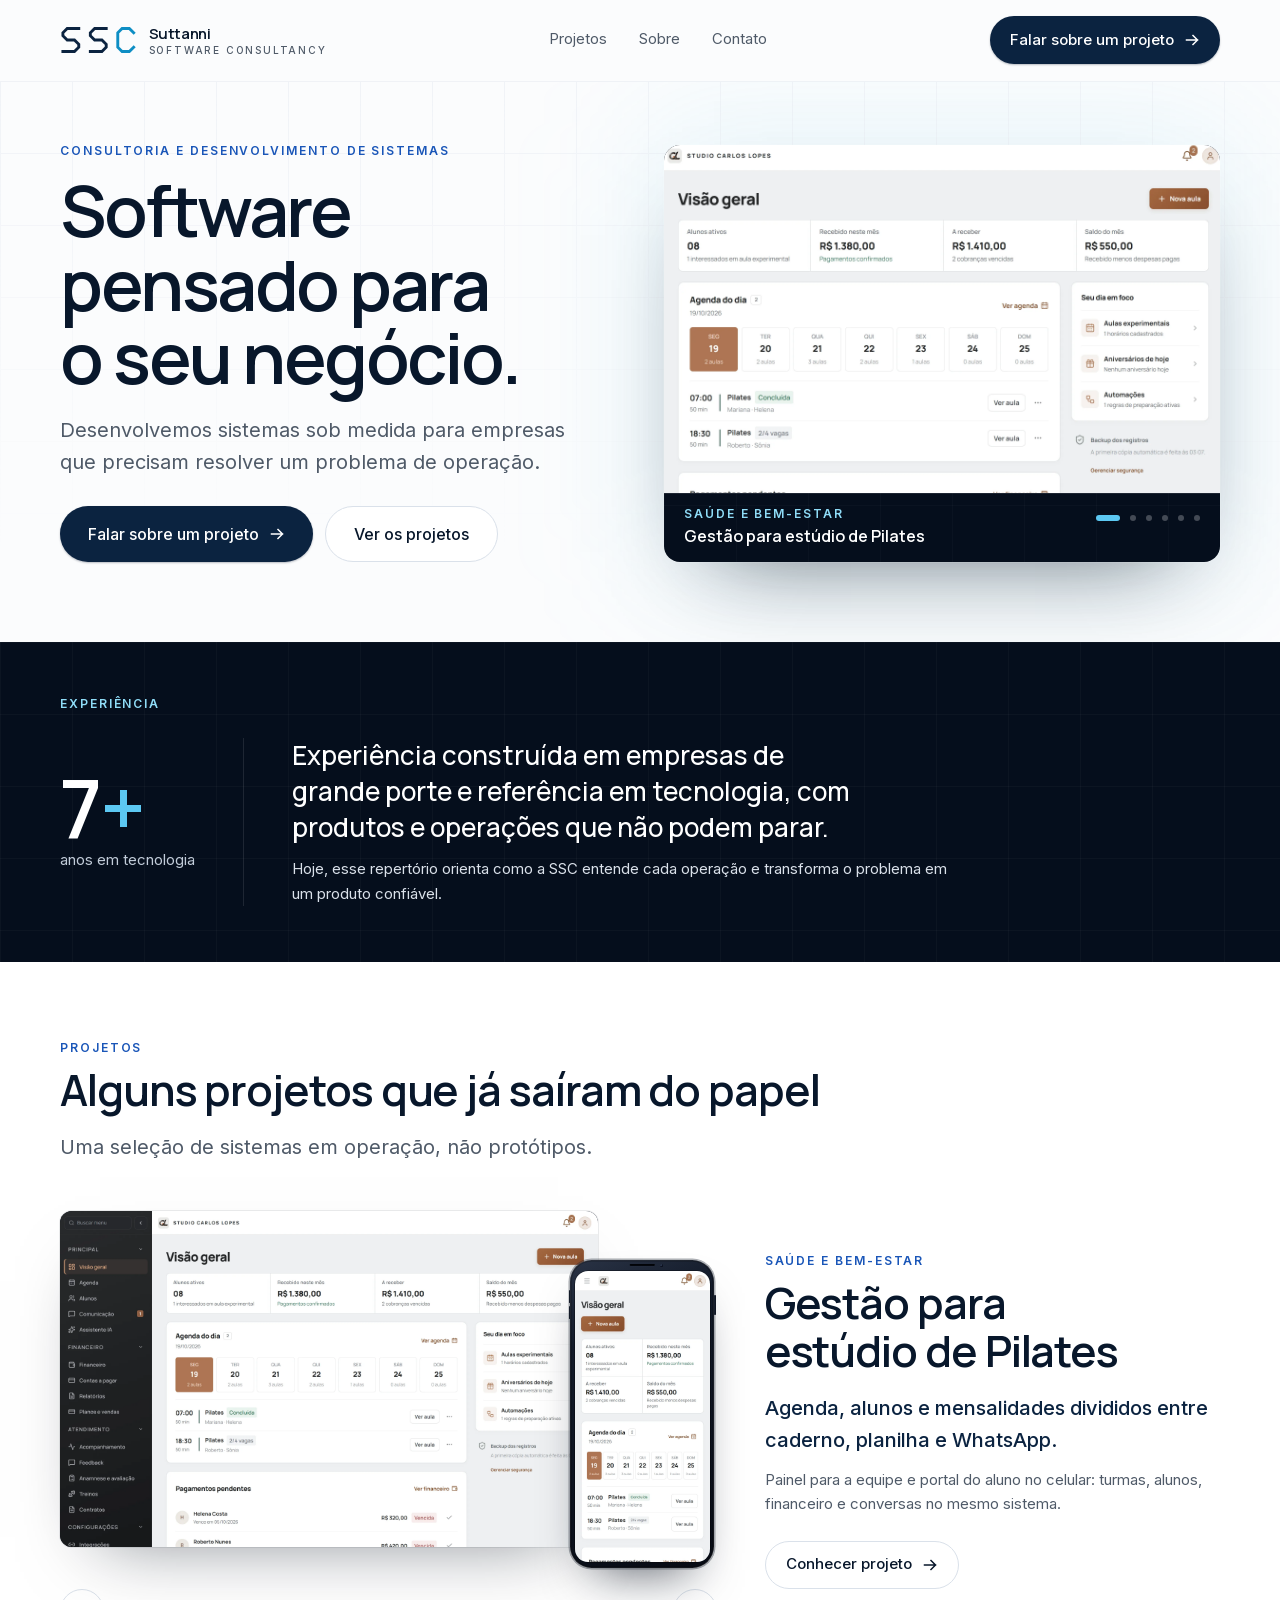
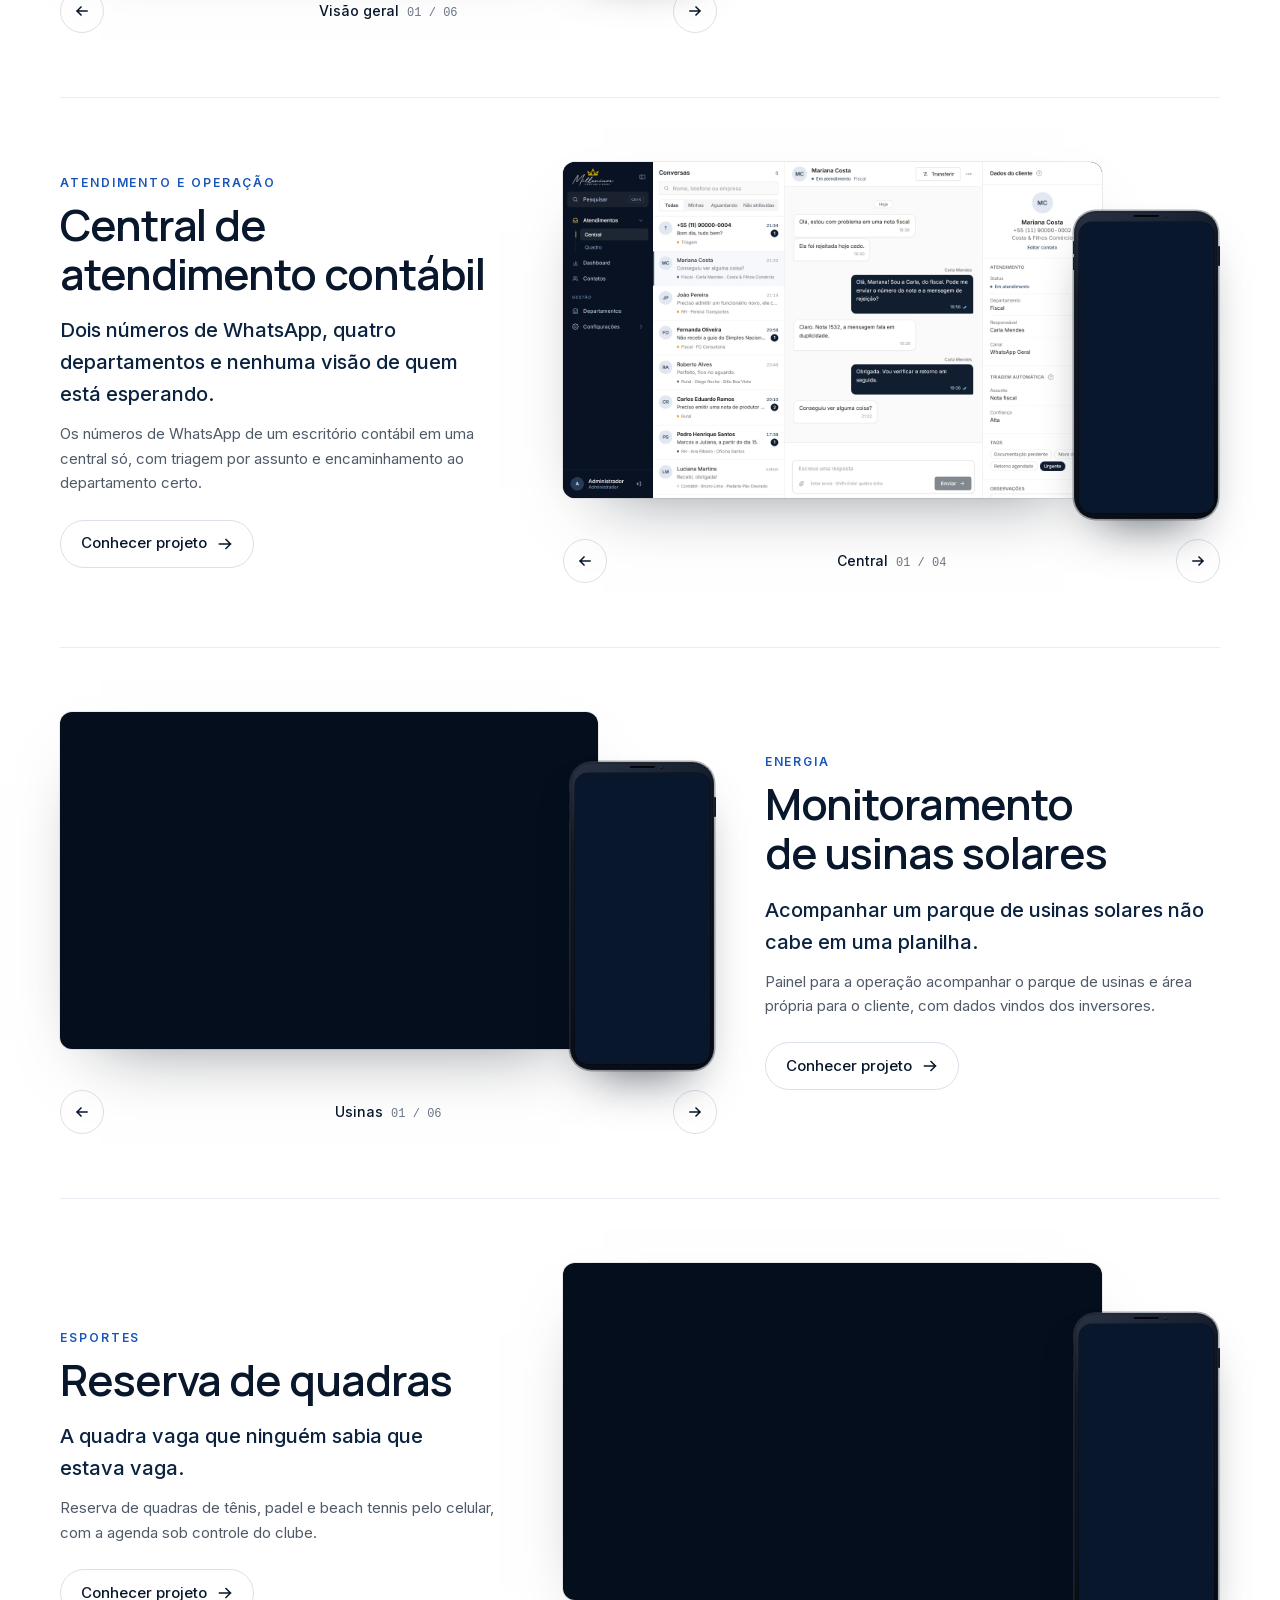
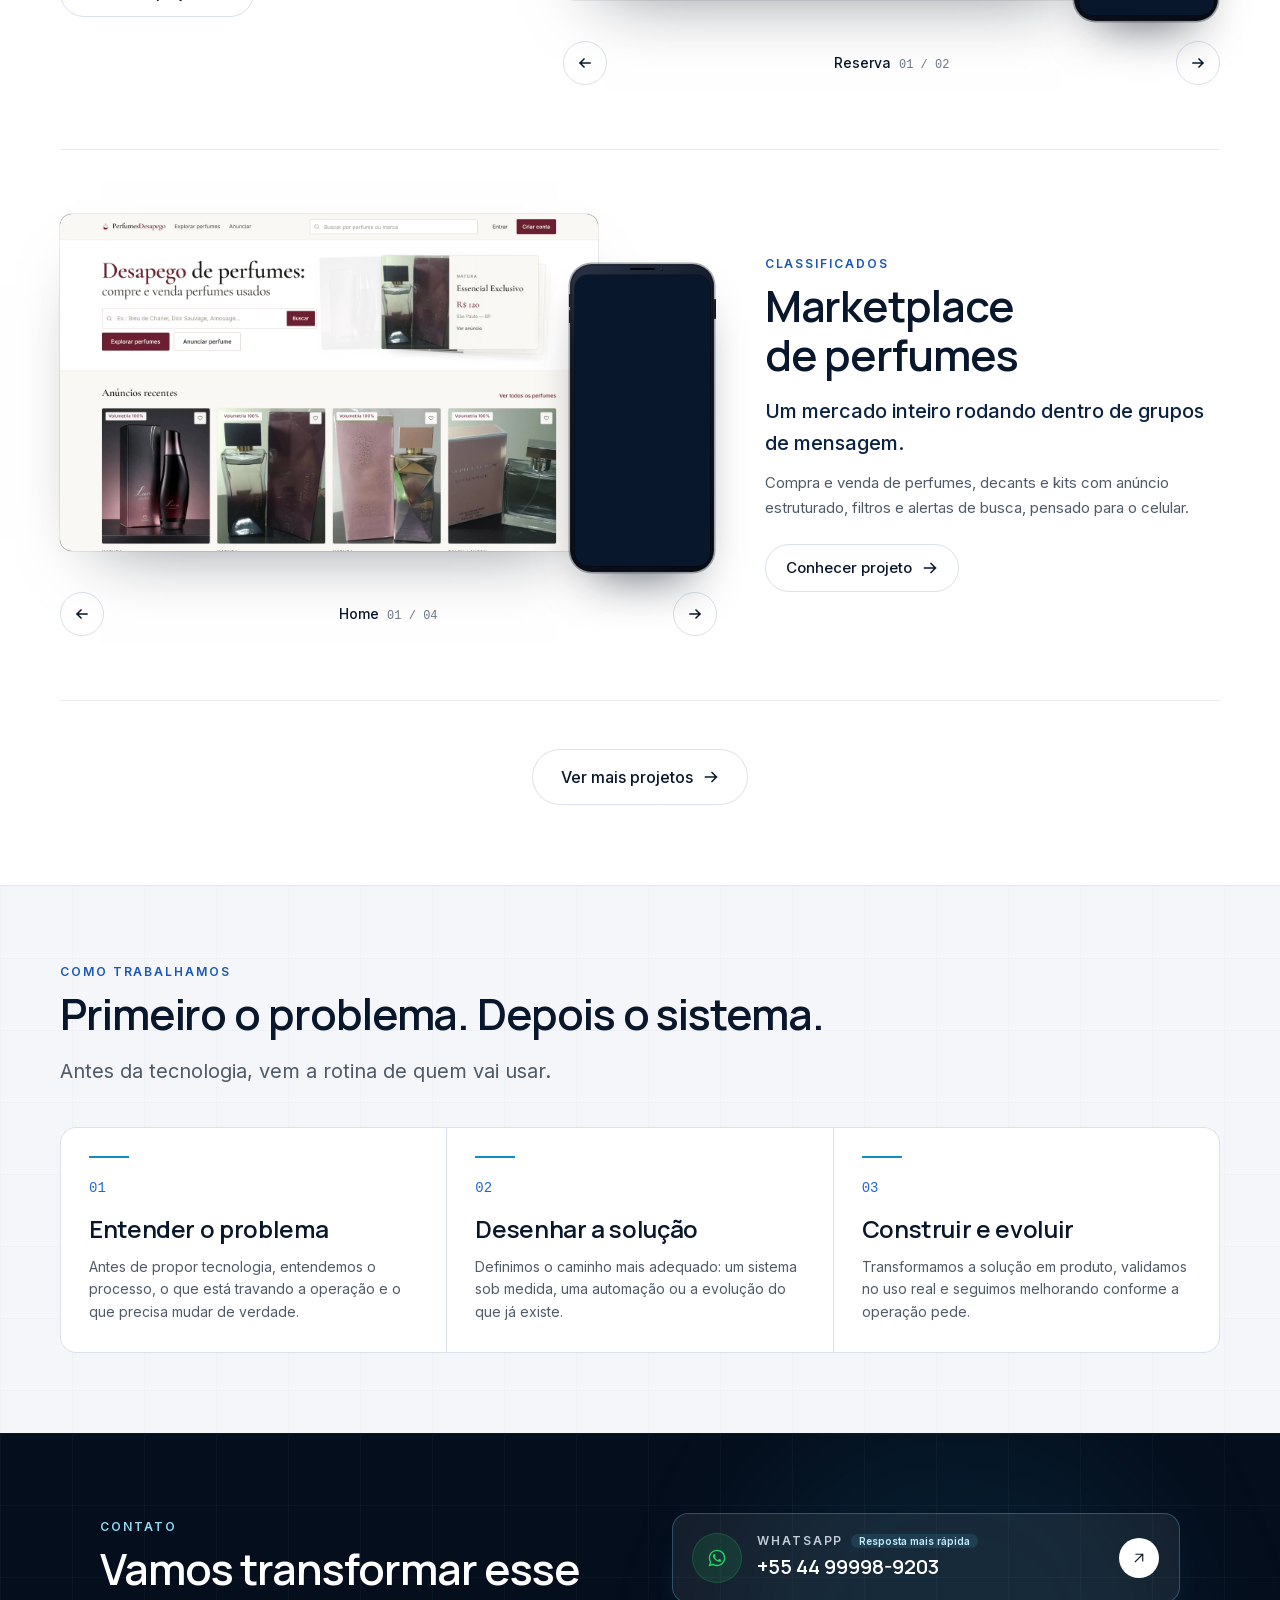
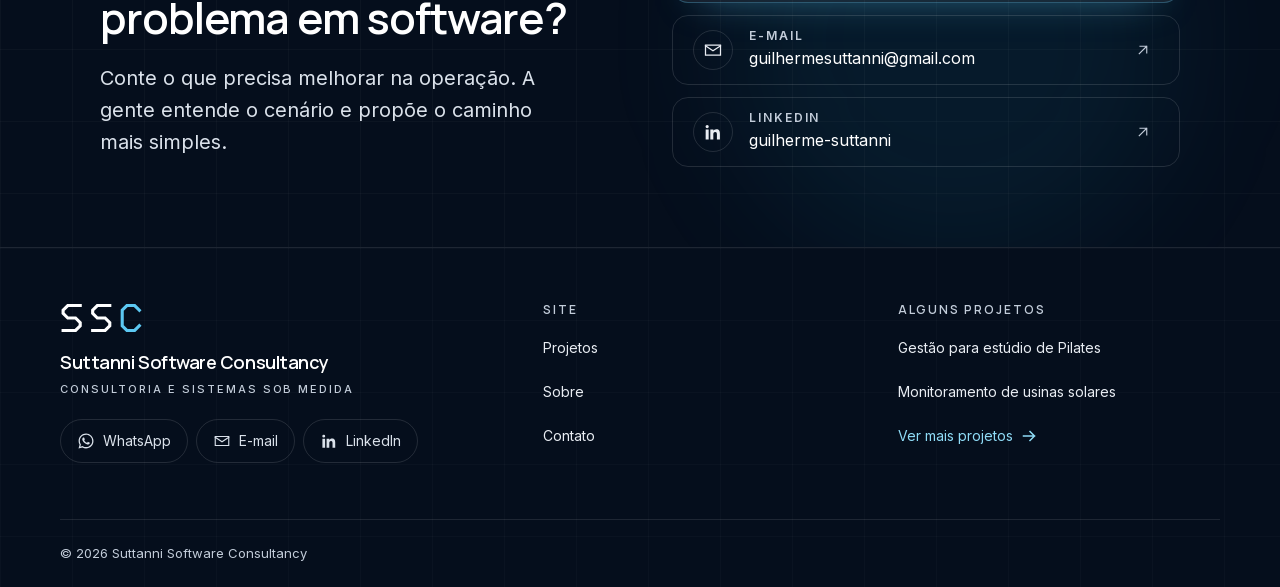
<file: index.html>
<!DOCTYPE html><html lang="pt-BR" class="manrope_9e067a5b-module__vT7MWq__variable inter_2fe1ab3d-module__-T-KAq__variable"><head><meta charSet="utf-8"/><meta name="viewport" content="width=device-width, initial-scale=1"/><link rel="preload" href="/_next/static/media/83afe278b6a6bb3c-s.p.2bn3s6zvc0dyp.woff2" as="font" crossorigin="" type="font/woff2"/><link rel="preload" href="/_next/static/media/a343f882a40d2cc9-s.p.1sj6eobyi31rd.woff2" as="font" crossorigin="" type="font/woff2"/><link rel="preload" as="image" href="/projects/studio-carlos-lopes/desktop/visao-geral.webp"/><link rel="stylesheet" href="/_next/static/chunks/3ee8nvfncs0bu.css" data-precedence="next"/><link rel="preload" as="script" fetchPriority="low" href="/_next/static/chunks/3s6nzrbk-8mnv.js"/><script src="/_next/static/chunks/19mx3mg6lkumu.js" async=""></script><script src="/_next/static/chunks/1k__zuwipnzw8.js" async=""></script><script src="/_next/static/chunks/344n2zhqbh4pn.js" async=""></script><script src="/_next/static/chunks/turbopack-17znwwc_v55e2.js" async=""></script><script src="/_next/static/chunks/2_4q1vv5acecj.js" async=""></script><script src="/_next/static/chunks/0mhf-j-fvcrtw.js" async=""></script><script src="/_next/static/chunks/39ydkgmq0q9n7.js" async=""></script><meta name="theme-color" content="#050e1c"/><meta name="color-scheme" content="light"/><title>Suttanni Software Consultancy | Software sob medida e consultoria</title><meta name="description" content="Desenvolvimento de sistemas sob medida, automação e consultoria tecnológica para empresas que querem transformar processos e ideias em soluções digitais."/><meta name="application-name" content="Suttanni Software Consultancy"/><meta name="author" content="Suttanni Software Consultancy"/><meta name="keywords" content="software sob medida,desenvolvimento de sistemas,consultoria em tecnologia,automação de processos,modernização de sistemas,sistemas para empresas"/><meta name="creator" content="Suttanni Software Consultancy"/><meta name="publisher" content="Suttanni Software Consultancy"/><meta name="robots" content="index, follow"/><meta name="googlebot" content="index, follow, max-image-preview:large"/><meta name="category" content="technology"/><link rel="canonical" href="https://guisuttanni.github.io/"/><meta property="og:title" content="Suttanni Software Consultancy | Software sob medida e consultoria"/><meta property="og:description" content="Desenvolvimento de sistemas sob medida, automação e consultoria tecnológica para empresas que querem transformar processos e ideias em soluções digitais."/><meta property="og:url" content="https://guisuttanni.github.io/"/><meta property="og:site_name" content="Suttanni Software Consultancy"/><meta property="og:locale" content="pt_BR"/><meta property="og:image" content="https://guisuttanni.github.io/og.png"/><meta property="og:image:width" content="1200"/><meta property="og:image:height" content="630"/><meta property="og:image:alt" content="Suttanni Software Consultancy"/><meta property="og:type" content="website"/><meta name="twitter:card" content="summary_large_image"/><meta name="twitter:title" content="Suttanni Software Consultancy"/><meta name="twitter:description" content="Desenvolvimento de sistemas sob medida, automação e consultoria tecnológica para empresas que querem transformar processos e ideias em soluções digitais."/><meta name="twitter:image" content="https://guisuttanni.github.io/og.png"/><link rel="icon" href="https://guisuttanni.github.io/icon.svg" type="image/svg+xml"/><link rel="apple-touch-icon" href="https://guisuttanni.github.io/apple-touch-icon.png" sizes="180x180" type="image/png"/><meta name="next-size-adjust" content=""/><noscript><style>.reveal { opacity: 1 !important; transform: none !important; }</style></noscript><script src="/_next/static/chunks/0cz1d0mv5g_q7.js" noModule=""></script></head><body class="min-h-dvh antialiased"><div hidden=""><!--$--><!--/$--></div><a href="#conteudo" class="sr-only rounded-full bg-navy-900 px-5 py-3 text-sm text-white focus:not-sr-only focus:fixed focus:top-4 focus:left-4 focus:z-[60]">Ir para o conteúdo</a><header class="sticky top-0 z-50 border-b transition-[border-color] duration-300 ease-[var(--ease-out-soft)] border-transparent"><div aria-hidden="true" class="absolute inset-0 -z-10 bg-mist-50/85 backdrop-blur-md transition-opacity duration-300 ease-[var(--ease-out-soft)] supports-[backdrop-filter]:bg-mist-50/75 opacity-0"></div><div class="mx-auto w-full max-w-[1240px] px-5 sm:px-8 lg:px-10 "><div class="flex h-16 items-center justify-between gap-4 transition-[height] duration-300 ease-[var(--ease-out-soft)] lg:h-20"><a class="-m-2 rounded-lg p-2" aria-label="Suttanni Software Consultancy, página inicial" href="/"><span class="flex items-center gap-3 "><svg viewBox="0 0 106 36" fill="none" aria-hidden="true" focusable="false" class="h-6 w-auto shrink-0 sm:h-[26px]" shape-rendering="geometricPrecision"><g stroke-width="4" stroke-linecap="square" stroke-linejoin="miter"><path d="M24 2 H8 L2 8 V12 L8 18 H18 L24 24 V28 L18 34 H2" stroke="#0b2340" transform="translate(2 0)"></path><path d="M24 2 H8 L2 8 V12 L8 18 H18 L24 24 V28 L18 34 H2" stroke="#0b2340" transform="translate(40 0)"></path><path d="M24 8 L18 2 H8 L2 8 V28 L8 34 H18 L24 28" stroke="#0e8ec4" transform="translate(78 0)"></path></g></svg><span class="hidden min-w-0 flex-col leading-none lg:flex"><span class="font-display text-[0.9375rem] font-semibold tracking-tight text-navy-900">Suttanni</span><span class="mt-1 text-[0.625rem] font-medium uppercase tracking-[0.18em] text-graphite-500">Software Consultancy</span></span></span></a><nav aria-label="Principal" class="hidden items-center gap-1 md:flex"><a class="group inline-flex min-h-10 items-center rounded-full px-3.5 text-[0.9375rem] transition-colors duration-200 hover:text-navy-900 text-graphite-500" href="/projetos/"><span class="link-line pb-0.5">Projetos</span></a><a class="group inline-flex min-h-10 items-center rounded-full px-3.5 text-[0.9375rem] transition-colors duration-200 hover:text-navy-900 text-graphite-500" href="/sobre/"><span class="link-line pb-0.5">Sobre</span></a><a class="group inline-flex min-h-10 items-center rounded-full px-3.5 text-[0.9375rem] transition-colors duration-200 hover:text-navy-900 text-graphite-500" href="/contato/"><span class="link-line pb-0.5">Contato</span></a></nav><div class="flex items-center gap-2"><div class="hidden md:block"><a class="group/btn inline-flex items-center justify-center gap-2.5 rounded-full font-medium transition-[background-color,color,border-color,transform,translate,scale,box-shadow] duration-200 ease-[var(--ease-out-soft)] hover:-translate-y-px active:translate-y-0 whitespace-nowrap bg-navy-800 text-white shadow-[0_1px_2px_rgba(8,23,43,0.28)] hover:bg-navy-700 hover:shadow-[0_12px_28px_-12px_rgba(8,23,43,0.7)] min-h-12 px-5 text-[0.9375rem] " href="/contato/">Falar sobre um projeto<svg viewBox="0 0 16 16" fill="none" aria-hidden="true" class="h-4 w-4 transition-transform duration-200 ease-[var(--ease-out-soft)] group-hover/btn:translate-x-1 "><path d="M2.5 8h11m0 0L9 3.5M13.5 8 9 12.5" stroke="currentColor" stroke-width="1.5" stroke-linecap="square"></path></svg></a></div><button type="button" aria-expanded="false" aria-controls="menu-mobile" aria-label="Abrir menu" class="relative -mr-2 flex h-12 w-12 items-center justify-center rounded-full text-navy-900 transition-colors hover:bg-mist-200/70 md:hidden"><span class="sr-only">Abrir menu</span><span aria-hidden="true" class="flex h-4 w-5 flex-col justify-between"><span class="block h-px w-full origin-center bg-current transition-transform duration-300 ease-[var(--ease-out-soft)] "></span><span class="block h-px w-full bg-current transition-opacity duration-200 opacity-100"></span><span class="block h-px w-full origin-center bg-current transition-transform duration-300 ease-[var(--ease-out-soft)] "></span></span></button></div></div></div><div id="menu-mobile" inert="" aria-hidden="true" class="fixed inset-x-0 top-16 bottom-0 z-40 overflow-y-auto border-t border-mist-200 bg-mist-50 transition-[opacity,visibility,transform,translate,scale] duration-300 ease-[var(--ease-out-soft)] md:hidden invisible -translate-y-2 opacity-0"><div class="mx-auto w-full max-w-[1240px] px-5 sm:px-8 lg:px-10 flex min-h-full flex-col pt-6 pb-10"><nav aria-label="Menu" class="flex flex-col"><a class="group flex items-center justify-between border-b border-mist-200 py-5 text-h3 font-display font-semibold text-navy-900 transition-[opacity,transform,translate,scale] duration-500 ease-[var(--ease-out-soft)] translate-y-2 opacity-0" style="transition-delay:0ms" href="/projetos/">Projetos<svg viewBox="0 0 16 16" fill="none" aria-hidden="true" class="h-4 w-4 transition-transform duration-200 ease-[var(--ease-out-soft)] group-hover/btn:translate-x-1 text-graphite-400 transition-transform duration-200 group-hover:translate-x-1"><path d="M2.5 8h11m0 0L9 3.5M13.5 8 9 12.5" stroke="currentColor" stroke-width="1.5" stroke-linecap="square"></path></svg></a><a class="group flex items-center justify-between border-b border-mist-200 py-5 text-h3 font-display font-semibold text-navy-900 transition-[opacity,transform,translate,scale] duration-500 ease-[var(--ease-out-soft)] translate-y-2 opacity-0" style="transition-delay:0ms" href="/sobre/">Sobre<svg viewBox="0 0 16 16" fill="none" aria-hidden="true" class="h-4 w-4 transition-transform duration-200 ease-[var(--ease-out-soft)] group-hover/btn:translate-x-1 text-graphite-400 transition-transform duration-200 group-hover:translate-x-1"><path d="M2.5 8h11m0 0L9 3.5M13.5 8 9 12.5" stroke="currentColor" stroke-width="1.5" stroke-linecap="square"></path></svg></a><a class="group flex items-center justify-between border-b border-mist-200 py-5 text-h3 font-display font-semibold text-navy-900 transition-[opacity,transform,translate,scale] duration-500 ease-[var(--ease-out-soft)] translate-y-2 opacity-0" style="transition-delay:0ms" href="/contato/">Contato<svg viewBox="0 0 16 16" fill="none" aria-hidden="true" class="h-4 w-4 transition-transform duration-200 ease-[var(--ease-out-soft)] group-hover/btn:translate-x-1 text-graphite-400 transition-transform duration-200 group-hover:translate-x-1"><path d="M2.5 8h11m0 0L9 3.5M13.5 8 9 12.5" stroke="currentColor" stroke-width="1.5" stroke-linecap="square"></path></svg></a></nav><div class="mt-8 flex flex-col gap-3"><a class="group/btn inline-flex items-center justify-center gap-2.5 rounded-full font-medium transition-[background-color,color,border-color,transform,translate,scale,box-shadow] duration-200 ease-[var(--ease-out-soft)] hover:-translate-y-px active:translate-y-0 whitespace-nowrap bg-navy-800 text-white shadow-[0_1px_2px_rgba(8,23,43,0.28)] hover:bg-navy-700 hover:shadow-[0_12px_28px_-12px_rgba(8,23,43,0.7)] min-h-13 px-6 text-base sm:min-h-14 sm:px-7 w-full" href="/contato/">Falar sobre um projeto<svg viewBox="0 0 16 16" fill="none" aria-hidden="true" class="h-4 w-4 transition-transform duration-200 ease-[var(--ease-out-soft)] group-hover/btn:translate-x-1 "><path d="M2.5 8h11m0 0L9 3.5M13.5 8 9 12.5" stroke="currentColor" stroke-width="1.5" stroke-linecap="square"></path></svg></a><a href="https://wa.me/5544999989203?text=Ol%C3%A1!%20Conheci%20a%20Suttanni%20Software%20Consultancy%20pelo%20site%20e%20gostaria%20de%20conversar%20sobre%20um%20projeto." class="group/btn inline-flex items-center justify-center gap-2.5 rounded-full font-medium transition-[background-color,color,border-color,transform,translate,scale,box-shadow] duration-200 ease-[var(--ease-out-soft)] hover:-translate-y-px active:translate-y-0 whitespace-nowrap border border-mist-300 bg-white text-navy-900 hover:border-navy-800 hover:shadow-[0_10px_24px_-16px_rgba(8,23,43,0.45)] min-h-13 px-6 text-base sm:min-h-14 sm:px-7 w-full" target="_blank" rel="noopener noreferrer"><svg viewBox="0 0 24 24" fill="currentColor" aria-hidden="true" class="h-5 w-5 text-[#25D366]"><path d="M12.04 2C6.58 2 2.13 6.45 2.13 11.91c0 1.75.46 3.45 1.32 4.95L2 22l5.25-1.38a9.87 9.87 0 0 0 4.79 1.22h.01c5.46 0 9.91-4.45 9.91-9.91 0-2.65-1.03-5.14-2.9-7.01A9.82 9.82 0 0 0 12.04 2Zm0 18.15h-.01a8.2 8.2 0 0 1-4.19-1.15l-.3-.18-3.12.82.83-3.04-.2-.31a8.2 8.2 0 0 1-1.26-4.38c0-4.54 3.7-8.24 8.25-8.24 2.2 0 4.27.86 5.83 2.42a8.19 8.19 0 0 1 2.41 5.83c0 4.54-3.7 8.23-8.24 8.23Zm4.52-6.17c-.25-.12-1.47-.72-1.69-.81-.23-.08-.39-.12-.56.13-.16.24-.64.8-.78.97-.15.16-.29.18-.53.06-.25-.13-1.05-.39-1.99-1.23-.74-.66-1.23-1.47-1.38-1.72-.14-.25-.01-.38.11-.5.11-.11.25-.29.37-.43.12-.15.16-.25.25-.41.08-.17.04-.31-.02-.43-.06-.12-.56-1.34-.76-1.84-.2-.48-.4-.42-.56-.43h-.47c-.17 0-.43.06-.66.31-.22.25-.87.85-.87 2.07 0 1.22.89 2.4 1.02 2.56.12.17 1.75 2.67 4.24 3.74.59.26 1.05.41 1.41.52.59.19 1.13.16 1.56.1.47-.07 1.47-.6 1.67-1.18.21-.58.21-1.07.15-1.18-.06-.11-.23-.17-.48-.29Z"></path></svg>WhatsApp</a></div><div class="mt-auto pt-10"><p class="text-eyebrow font-semibold uppercase text-graphite-400">Contato direto</p><a href="mailto:guilhermesuttanni@gmail.com" class="mt-3 block [overflow-wrap:anywhere] text-[0.9375rem] text-graphite-700 underline-offset-4 hover:underline">guilhermesuttanni@gmail.com</a><a href="https://wa.me/5544999989203?text=Ol%C3%A1!%20Conheci%20a%20Suttanni%20Software%20Consultancy%20pelo%20site%20e%20gostaria%20de%20conversar%20sobre%20um%20projeto." target="_blank" rel="noopener noreferrer" class="mt-1 block text-[0.9375rem] text-graphite-700 underline-offset-4 hover:underline">+55 44 99998-9203</a></div></div></div></header><main id="conteudo"><section class="relative overflow-hidden pt-6 pb-10 sm:pt-12 sm:pb-16 lg:pt-16 lg:pb-20"><div aria-hidden="true" class="ssc-grid-light grid-drift absolute inset-0 [mask-image:linear-gradient(to_bottom,black,transparent_85%)] opacity-60"></div><div class="mx-auto w-full max-w-[1240px] px-5 sm:px-8 lg:px-10 relative"><div class="grid items-center gap-8 sm:gap-10 lg:grid-cols-12 lg:gap-12"><div class="min-w-0 lg:col-span-6"><div class="reveal  "><span class="block text-eyebrow font-semibold uppercase [text-wrap:balance] text-accent-700 ">Consultoria e desenvolvimento de sistemas</span></div><div class="reveal  " style="--reveal-delay:60ms"><h1 class="mt-3 text-display font-semibold text-navy-900 sm:mt-4">Software pensado para o seu negócio.</h1></div><div class="reveal  " style="--reveal-delay:120ms"><p class="mt-4 max-w-lg text-lead text-graphite-500 sm:mt-5">Desenvolvemos sistemas sob medida para empresas que precisam resolver um problema de operação.</p></div><div class="reveal  " style="--reveal-delay:180ms"><div class="mt-6 flex flex-col gap-3 sm:mt-7 sm:flex-row sm:items-center"><a class="group/btn inline-flex items-center justify-center gap-2.5 rounded-full font-medium transition-[background-color,color,border-color,transform,translate,scale,box-shadow] duration-200 ease-[var(--ease-out-soft)] hover:-translate-y-px active:translate-y-0 whitespace-nowrap bg-navy-800 text-white shadow-[0_1px_2px_rgba(8,23,43,0.28)] hover:bg-navy-700 hover:shadow-[0_12px_28px_-12px_rgba(8,23,43,0.7)] min-h-13 px-6 text-base sm:min-h-14 sm:px-7 w-full sm:w-auto" href="/contato/">Falar sobre um projeto<svg viewBox="0 0 16 16" fill="none" aria-hidden="true" class="h-4 w-4 transition-transform duration-200 ease-[var(--ease-out-soft)] group-hover/btn:translate-x-1 "><path d="M2.5 8h11m0 0L9 3.5M13.5 8 9 12.5" stroke="currentColor" stroke-width="1.5" stroke-linecap="square"></path></svg></a><a class="group/btn inline-flex items-center justify-center gap-2.5 rounded-full font-medium transition-[background-color,color,border-color,transform,translate,scale,box-shadow] duration-200 ease-[var(--ease-out-soft)] hover:-translate-y-px active:translate-y-0 whitespace-nowrap border border-mist-300 bg-white text-navy-900 hover:border-navy-800 hover:shadow-[0_10px_24px_-16px_rgba(8,23,43,0.45)] min-h-13 px-6 text-base sm:min-h-14 sm:px-7 w-full sm:w-auto" href="/projetos/">Ver os projetos</a></div></div></div><div class="reveal reveal-soft relative min-w-0 lg:col-span-6" style="--reveal-delay:200ms"><div aria-hidden="true" class="absolute -inset-6 -z-10 hidden rounded-[2.5rem] bg-signal-400/10 blur-3xl sm:block"></div><div role="group" aria-roledescription="carrossel" aria-label="Alguns projetos entregues" class="relative min-w-0 overflow-hidden rounded-2xl bg-navy-950 ring-1 ring-white/10 w-full shadow-[0_40px_90px_-50px_rgba(5,14,28,0.65)]"><div aria-hidden="true" class="ssc-grid absolute inset-0 opacity-40"></div><div class="relative aspect-4/3 overflow-hidden sm:aspect-16/10"><div aria-hidden="false" class="absolute inset-0 origin-center scale-[1.025] opacity-100" style="transition:opacity 900ms var(--ease-out-soft), scale 4700ms linear"><div class="relative h-full w-full"><img alt="Visão geral do painel do estúdio, com alunos ativos, valores recebidos e a receber, agenda da semana com as aulas do dia e pagamentos pendentes" width="912" height="570" decoding="async" style="color:transparent;--scale:1.2;--origin:100% 0%" src="/projects/studio-carlos-lopes/desktop/visao-geral.webp" class="dev-desktop "/><div class="dev-phone"><div class="phone-shell "><div class="phone-body"><span aria-hidden="true" class="phone-button phone-button--power"></span><span aria-hidden="true" class="phone-button phone-button--volume-up"></span><span aria-hidden="true" class="phone-button phone-button--volume-down"></span><span aria-hidden="true" class="phone-speaker"></span><span aria-hidden="true" class="phone-camera"></span><div class="phone-screen"><img alt="Painel do estúdio aberto no celular, com os indicadores do mês e a agenda do dia" loading="lazy" width="240" height="519" decoding="async" style="color:transparent" src="/projects/studio-carlos-lopes/mobile/painel-mobile.webp"/></div></div></div></div></div></div><div aria-hidden="true" class="absolute inset-0 origin-center scale-100 opacity-0" style="transition:opacity 900ms var(--ease-out-soft), scale 900ms linear"><div class="relative h-full w-full"><img alt="" loading="lazy" width="851" height="532" decoding="async" style="color:transparent;--scale:1.12;--origin:50% 0%" src="/projects/perfumes-desapego/desktop/home.webp" class="dev-desktop "/><div class="dev-phone"><div class="phone-shell "><div class="phone-body"><span aria-hidden="true" class="phone-button phone-button--power"></span><span aria-hidden="true" class="phone-button phone-button--volume-up"></span><span aria-hidden="true" class="phone-button phone-button--volume-down"></span><span aria-hidden="true" class="phone-speaker"></span><span aria-hidden="true" class="phone-camera"></span><div class="phone-screen"><img alt="" loading="lazy" width="240" height="519" decoding="async" style="color:transparent" src="/projects/perfumes-desapego/mobile/catalogo-mobile.webp"/></div></div></div></div></div></div><div aria-hidden="true" class="absolute inset-0 origin-center scale-100 opacity-0" style="transition:opacity 900ms var(--ease-out-soft), scale 900ms linear"></div><div aria-hidden="true" class="absolute inset-0 origin-center scale-100 opacity-0" style="transition:opacity 900ms var(--ease-out-soft), scale 900ms linear"></div><div aria-hidden="true" class="absolute inset-0 origin-center scale-100 opacity-0" style="transition:opacity 900ms var(--ease-out-soft), scale 900ms linear"></div><div aria-hidden="true" class="absolute inset-0 origin-center scale-100 opacity-0" style="transition:opacity 900ms var(--ease-out-soft), scale 900ms linear"></div></div><div class="relative border-t border-white/10 px-4 py-3 sm:px-5 sm:py-3.5"><ul class="absolute top-1.5 right-[11px] z-10 flex items-center sm:top-2 sm:right-[15px]"><li><button type="button" aria-label="Ver Gestão para estúdio de Pilates" aria-current="true" class="group/dot flex h-8 items-center px-[5px]"><span class="block h-1.5 rounded-full transition-all duration-500 w-6 bg-signal-400"></span></button></li><li><button type="button" aria-label="Ver Marketplace de perfumes" aria-current="false" class="group/dot flex h-8 items-center px-[5px]"><span class="block h-1.5 rounded-full transition-all duration-500 w-1.5 bg-white/25 group-hover/dot:bg-white/50"></span></button></li><li><button type="button" aria-label="Ver Central de atendimento contábil" aria-current="false" class="group/dot flex h-8 items-center px-[5px]"><span class="block h-1.5 rounded-full transition-all duration-500 w-1.5 bg-white/25 group-hover/dot:bg-white/50"></span></button></li><li><button type="button" aria-label="Ver Monitoramento de usinas solares" aria-current="false" class="group/dot flex h-8 items-center px-[5px]"><span class="block h-1.5 rounded-full transition-all duration-500 w-1.5 bg-white/25 group-hover/dot:bg-white/50"></span></button></li><li><button type="button" aria-label="Ver Conteúdo para o agronegócio" aria-current="false" class="group/dot flex h-8 items-center px-[5px]"><span class="block h-1.5 rounded-full transition-all duration-500 w-1.5 bg-white/25 group-hover/dot:bg-white/50"></span></button></li><li><button type="button" aria-label="Ver Reserva de quadras" aria-current="false" class="group/dot flex h-8 items-center px-[5px]"><span class="block h-1.5 rounded-full transition-all duration-500 w-1.5 bg-white/25 group-hover/dot:bg-white/50"></span></button></li></ul><div class="grid"><div aria-hidden="false" class="[grid-area:1/1] fade-in"><p data-showcase-caption="" class="pr-[7.5rem] text-[0.6875rem] font-semibold uppercase tracking-[0.12em] text-signal-300 sm:pr-32 sm:text-eyebrow sm:tracking-[0.16em]">Saúde e bem-estar</p><p class="mt-1 font-display text-[0.9375rem] font-semibold text-white sm:text-base">Gestão para estúdio de Pilates</p></div><div aria-hidden="true" class="[grid-area:1/1] invisible"><p class="pr-[7.5rem] text-[0.6875rem] font-semibold uppercase tracking-[0.12em] text-signal-300 sm:pr-32 sm:text-eyebrow sm:tracking-[0.16em]">Classificados</p><p class="mt-1 font-display text-[0.9375rem] font-semibold text-white sm:text-base">Marketplace de perfumes</p></div><div aria-hidden="true" class="[grid-area:1/1] invisible"><p class="pr-[7.5rem] text-[0.6875rem] font-semibold uppercase tracking-[0.12em] text-signal-300 sm:pr-32 sm:text-eyebrow sm:tracking-[0.16em]">Atendimento e operação</p><p class="mt-1 font-display text-[0.9375rem] font-semibold text-white sm:text-base">Central de atendimento contábil</p></div><div aria-hidden="true" class="[grid-area:1/1] invisible"><p class="pr-[7.5rem] text-[0.6875rem] font-semibold uppercase tracking-[0.12em] text-signal-300 sm:pr-32 sm:text-eyebrow sm:tracking-[0.16em]">Energia</p><p class="mt-1 font-display text-[0.9375rem] font-semibold text-white sm:text-base">Monitoramento de usinas solares</p></div><div aria-hidden="true" class="[grid-area:1/1] invisible"><p class="pr-[7.5rem] text-[0.6875rem] font-semibold uppercase tracking-[0.12em] text-signal-300 sm:pr-32 sm:text-eyebrow sm:tracking-[0.16em]">Informação e assinatura</p><p class="mt-1 font-display text-[0.9375rem] font-semibold text-white sm:text-base">Conteúdo para o agronegócio</p></div><div aria-hidden="true" class="[grid-area:1/1] invisible"><p class="pr-[7.5rem] text-[0.6875rem] font-semibold uppercase tracking-[0.12em] text-signal-300 sm:pr-32 sm:text-eyebrow sm:tracking-[0.16em]">Esportes</p><p class="mt-1 font-display text-[0.9375rem] font-semibold text-white sm:text-base">Reserva de quadras</p></div></div></div></div></div></div></div></section><section class="section-tight relative overflow-hidden bg-navy-950 text-white"><div aria-hidden="true" class="ssc-grid grid-drift absolute inset-0 opacity-50"></div><div class="mx-auto w-full max-w-[1240px] px-5 sm:px-8 lg:px-10 relative"><div class="reveal  "><span class="block text-eyebrow font-semibold uppercase [text-wrap:balance] text-signal-300 ">Experiência</span></div><div class="mt-6 grid gap-6 sm:mt-7 lg:grid-cols-[auto_1fr] lg:items-center lg:gap-0"><div class="reveal  lg:pr-12" style="--reveal-delay:60ms"><p class="flex items-end gap-4 lg:flex-col lg:items-start lg:gap-2"><span class="font-display text-[clamp(3.25rem,7vw,5rem)] font-semibold leading-[0.85] tracking-tight text-white">7<span class="text-signal-400">+</span></span><span class="pb-1 text-[0.9375rem] leading-snug text-mist-400 lg:pb-0">anos em tecnologia</span></p></div><div class="reveal  border-t border-white/10 pt-6 lg:border-t-0 lg:border-l lg:pt-0 lg:pl-12" style="--reveal-delay:120ms"><p class="max-w-3xl font-display text-[clamp(1.25rem,1.05rem+0.8vw,1.625rem)] leading-snug font-medium text-white [text-wrap:balance]">Experiência construída em empresas de grande porte e referência em tecnologia, com produtos e operações que não podem parar.</p><p class="mt-3 max-w-2xl text-[0.9375rem] leading-relaxed text-mist-300">Hoje, esse repertório orienta como a SSC entende cada operação e transforma o problema em um produto confiável.</p></div></div></div></section><section id="projetos" class="section scroll-mt-24 bg-white"><div class="mx-auto w-full max-w-[1240px] px-5 sm:px-8 lg:px-10 "><div class="reveal  flex min-w-0 flex-col items-start "><span class="block text-eyebrow font-semibold uppercase [text-wrap:balance] text-accent-700 ">Projetos</span><h2 class="mt-3 text-h2 font-semibold text-navy-900">Alguns projetos que já saíram do papel</h2><p class="mt-4 max-w-2xl text-lead text-graphite-500">Uma seleção de sistemas em operação, não protótipos.</p></div><div class="mt-10 divide-y divide-mist-200 sm:mt-12"><div class="py-12 first:pt-0 sm:py-14 lg:py-16"><article class="grid items-center gap-6 sm:gap-8 lg:grid-cols-12 lg:gap-12"><div class="reveal reveal-soft min-w-0 lg:col-span-7 "><div role="region" aria-roledescription="carrossel" aria-label="Telas: Gestão para estúdio de Pilates" tabindex="0" class="rounded-xl outline-none focus-visible:ring-2 focus-visible:ring-accent-600 focus-visible:ring-offset-8"><div><div class="device-stage  "><div class="device-screen"><img src="/projects/studio-carlos-lopes/desktop/visao-geral.webp" alt="Visão geral do painel do estúdio, com alunos ativos, valores recebidos e a receber, agenda da semana com as aulas do dia e pagamentos pendentes" aria-hidden="false" width="2880" height="1800" loading="lazy" decoding="async" class="device-layer is-active"/></div><div class="device-phone"><div class="phone-shell "><div class="phone-body"><span aria-hidden="true" class="phone-button phone-button--power"></span><span aria-hidden="true" class="phone-button phone-button--volume-up"></span><span aria-hidden="true" class="phone-button phone-button--volume-down"></span><span aria-hidden="true" class="phone-speaker"></span><span aria-hidden="true" class="phone-camera"></span><div class="phone-screen"><img src="/projects/studio-carlos-lopes/mobile/painel-mobile.webp" alt="Painel do estúdio aberto no celular, com os indicadores do mês e a agenda do dia" aria-hidden="false" width="780" height="1688" loading="lazy" decoding="async" class="device-layer device-layer--phone is-active"/></div></div></div></div></div></div><div class="mt-4 flex items-center gap-3 sm:mt-5"><button type="button" aria-label="Tela anterior" class="group/arrow flex shrink-0 items-center justify-center rounded-full border border-mist-300 bg-white text-navy-900 transition-[background-color,border-color,color,translate,box-shadow] duration-300 ease-[var(--ease-out-soft)] hover:-translate-y-px hover:border-navy-800 hover:bg-navy-800 hover:text-white hover:shadow-[0_10px_24px_-14px_rgba(8,23,43,0.7)] active:translate-y-0 active:bg-navy-900 active:text-white h-11 w-11 "><svg viewBox="0 0 16 16" fill="none" aria-hidden="true" class="h-4 w-4 transition-transform duration-300 ease-[var(--ease-out-soft)] group-hover/arrow:-translate-x-0.5"><path d="M13 8H3m0 0 4-4M3 8l4 4" stroke="currentColor" stroke-width="1.5" stroke-linecap="square"></path></svg></button><p class="min-w-0 flex-1 truncate text-center text-[0.875rem] text-graphite-500"><span class="fade-in font-medium text-navy-900">Visão geral</span><span class="ml-2 font-mono text-[0.75rem] text-graphite-400" aria-live="polite">01<!-- --> / <!-- -->06</span></p><button type="button" aria-label="Próxima tela" class="group/arrow flex shrink-0 items-center justify-center rounded-full border border-mist-300 bg-white text-navy-900 transition-[background-color,border-color,color,translate,box-shadow] duration-300 ease-[var(--ease-out-soft)] hover:-translate-y-px hover:border-navy-800 hover:bg-navy-800 hover:text-white hover:shadow-[0_10px_24px_-14px_rgba(8,23,43,0.7)] active:translate-y-0 active:bg-navy-900 active:text-white h-11 w-11 "><svg viewBox="0 0 16 16" fill="none" aria-hidden="true" class="h-4 w-4 transition-transform duration-300 ease-[var(--ease-out-soft)] group-hover/arrow:translate-x-0.5"><path d="M3 8h10m0 0L9 4m4 4-4 4" stroke="currentColor" stroke-width="1.5" stroke-linecap="square"></path></svg></button></div></div></div><div class="reveal  min-w-0 lg:col-span-5 " style="--reveal-delay:80ms"><p class="text-eyebrow font-semibold uppercase text-accent-700">Saúde e bem-estar</p><h3 class="mt-3 text-h2 font-semibold text-navy-900">Gestão para estúdio de Pilates</h3><p class="mt-4 text-lead font-medium text-navy-800">Agenda, alunos e mensalidades divididos entre caderno, planilha e WhatsApp.</p><p class="mt-3 text-[0.9375rem] leading-relaxed text-graphite-500">Painel para a equipe e portal do aluno no celular: turmas, alunos, financeiro e conversas no mesmo sistema.</p><a class="group/btn inline-flex items-center justify-center gap-2.5 rounded-full font-medium transition-[background-color,color,border-color,transform,translate,scale,box-shadow] duration-200 ease-[var(--ease-out-soft)] hover:-translate-y-px active:translate-y-0 whitespace-nowrap border border-mist-300 bg-white text-navy-900 hover:border-navy-800 hover:shadow-[0_10px_24px_-16px_rgba(8,23,43,0.45)] min-h-12 px-5 text-[0.9375rem] mt-6" href="/projetos/studio-carlos-lopes/">Conhecer projeto<svg viewBox="0 0 16 16" fill="none" aria-hidden="true" class="h-4 w-4 transition-transform duration-200 ease-[var(--ease-out-soft)] group-hover/btn:translate-x-1 "><path d="M2.5 8h11m0 0L9 3.5M13.5 8 9 12.5" stroke="currentColor" stroke-width="1.5" stroke-linecap="square"></path></svg></a></div></article></div><div class="py-12 first:pt-0 sm:py-14 lg:py-16"><article class="grid items-center gap-6 sm:gap-8 lg:grid-cols-12 lg:gap-12"><div class="reveal reveal-soft min-w-0 lg:col-span-7 lg:order-2 lg:col-start-6"><div role="region" aria-roledescription="carrossel" aria-label="Telas: Central de atendimento contábil" tabindex="0" class="rounded-xl outline-none focus-visible:ring-2 focus-visible:ring-accent-600 focus-visible:ring-offset-8"><div><div class="device-stage  "><div class="device-screen"><img src="/projects/millenium-atendimento/desktop/central.webp" alt="Central de atendimentos com a lista de conversas, uma conversa aberta sobre nota fiscal e o painel do cliente com departamento, responsável, triagem automática e tags" aria-hidden="false" width="2880" height="1800" loading="lazy" decoding="async" class="device-layer is-active"/></div><div class="device-phone"><div class="phone-shell "><div class="phone-body"><span aria-hidden="true" class="phone-button phone-button--power"></span><span aria-hidden="true" class="phone-button phone-button--volume-up"></span><span aria-hidden="true" class="phone-button phone-button--volume-down"></span><span aria-hidden="true" class="phone-speaker"></span><span aria-hidden="true" class="phone-camera"></span><div class="phone-screen"><img src="/projects/millenium-atendimento/mobile/conversa-mobile.webp" alt="Conversa aberta no celular entre uma cliente e a atendente do departamento fiscal" aria-hidden="false" width="780" height="1688" loading="lazy" decoding="async" class="device-layer device-layer--phone is-active"/></div></div></div></div></div></div><div class="mt-4 flex items-center gap-3 sm:mt-5"><button type="button" aria-label="Tela anterior" class="group/arrow flex shrink-0 items-center justify-center rounded-full border border-mist-300 bg-white text-navy-900 transition-[background-color,border-color,color,translate,box-shadow] duration-300 ease-[var(--ease-out-soft)] hover:-translate-y-px hover:border-navy-800 hover:bg-navy-800 hover:text-white hover:shadow-[0_10px_24px_-14px_rgba(8,23,43,0.7)] active:translate-y-0 active:bg-navy-900 active:text-white h-11 w-11 "><svg viewBox="0 0 16 16" fill="none" aria-hidden="true" class="h-4 w-4 transition-transform duration-300 ease-[var(--ease-out-soft)] group-hover/arrow:-translate-x-0.5"><path d="M13 8H3m0 0 4-4M3 8l4 4" stroke="currentColor" stroke-width="1.5" stroke-linecap="square"></path></svg></button><p class="min-w-0 flex-1 truncate text-center text-[0.875rem] text-graphite-500"><span class="fade-in font-medium text-navy-900">Central</span><span class="ml-2 font-mono text-[0.75rem] text-graphite-400" aria-live="polite">01<!-- --> / <!-- -->04</span></p><button type="button" aria-label="Próxima tela" class="group/arrow flex shrink-0 items-center justify-center rounded-full border border-mist-300 bg-white text-navy-900 transition-[background-color,border-color,color,translate,box-shadow] duration-300 ease-[var(--ease-out-soft)] hover:-translate-y-px hover:border-navy-800 hover:bg-navy-800 hover:text-white hover:shadow-[0_10px_24px_-14px_rgba(8,23,43,0.7)] active:translate-y-0 active:bg-navy-900 active:text-white h-11 w-11 "><svg viewBox="0 0 16 16" fill="none" aria-hidden="true" class="h-4 w-4 transition-transform duration-300 ease-[var(--ease-out-soft)] group-hover/arrow:translate-x-0.5"><path d="M3 8h10m0 0L9 4m4 4-4 4" stroke="currentColor" stroke-width="1.5" stroke-linecap="square"></path></svg></button></div></div></div><div class="reveal  min-w-0 lg:col-span-5 lg:order-1 lg:col-start-1 lg:row-start-1" style="--reveal-delay:80ms"><p class="text-eyebrow font-semibold uppercase text-accent-700">Atendimento e operação</p><h3 class="mt-3 text-h2 font-semibold text-navy-900">Central de atendimento contábil</h3><p class="mt-4 text-lead font-medium text-navy-800">Dois números de WhatsApp, quatro departamentos e nenhuma visão de quem está esperando.</p><p class="mt-3 text-[0.9375rem] leading-relaxed text-graphite-500">Os números de WhatsApp de um escritório contábil em uma central só, com triagem por assunto e encaminhamento ao departamento certo.</p><a class="group/btn inline-flex items-center justify-center gap-2.5 rounded-full font-medium transition-[background-color,color,border-color,transform,translate,scale,box-shadow] duration-200 ease-[var(--ease-out-soft)] hover:-translate-y-px active:translate-y-0 whitespace-nowrap border border-mist-300 bg-white text-navy-900 hover:border-navy-800 hover:shadow-[0_10px_24px_-16px_rgba(8,23,43,0.45)] min-h-12 px-5 text-[0.9375rem] mt-6" href="/projetos/millenium-atendimento/">Conhecer projeto<svg viewBox="0 0 16 16" fill="none" aria-hidden="true" class="h-4 w-4 transition-transform duration-200 ease-[var(--ease-out-soft)] group-hover/btn:translate-x-1 "><path d="M2.5 8h11m0 0L9 3.5M13.5 8 9 12.5" stroke="currentColor" stroke-width="1.5" stroke-linecap="square"></path></svg></a></div></article></div><div class="py-12 first:pt-0 sm:py-14 lg:py-16"><article class="grid items-center gap-6 sm:gap-8 lg:grid-cols-12 lg:gap-12"><div class="reveal reveal-soft min-w-0 lg:col-span-7 "><div role="region" aria-roledescription="carrossel" aria-label="Telas: Monitoramento de usinas solares" tabindex="0" class="rounded-xl outline-none focus-visible:ring-2 focus-visible:ring-accent-600 focus-visible:ring-offset-8"><div><div class="device-stage  "><div class="device-screen"><img src="/projects/g-smart/desktop/usinas.webp" alt="Lista de usinas, cada linha com origem da integração, cliente, indicadores de desempenho de 1 dia, 5 dias, 30 dias e 1 ano, situação e horário da última atualização" aria-hidden="false" width="2880" height="1800" loading="lazy" decoding="async" class="device-layer is-active"/></div><div class="device-phone"><div class="phone-shell "><div class="phone-body"><span aria-hidden="true" class="phone-button phone-button--power"></span><span aria-hidden="true" class="phone-button phone-button--volume-up"></span><span aria-hidden="true" class="phone-button phone-button--volume-down"></span><span aria-hidden="true" class="phone-speaker"></span><span aria-hidden="true" class="phone-camera"></span><div class="phone-screen"><img src="/projects/g-smart/mobile/usinas-mobile.webp" alt="Cards das usinas no celular, cada um mostrando situação e indicadores de desempenho" aria-hidden="false" width="780" height="1688" loading="lazy" decoding="async" class="device-layer device-layer--phone is-active"/></div></div></div></div></div></div><div class="mt-4 flex items-center gap-3 sm:mt-5"><button type="button" aria-label="Tela anterior" class="group/arrow flex shrink-0 items-center justify-center rounded-full border border-mist-300 bg-white text-navy-900 transition-[background-color,border-color,color,translate,box-shadow] duration-300 ease-[var(--ease-out-soft)] hover:-translate-y-px hover:border-navy-800 hover:bg-navy-800 hover:text-white hover:shadow-[0_10px_24px_-14px_rgba(8,23,43,0.7)] active:translate-y-0 active:bg-navy-900 active:text-white h-11 w-11 "><svg viewBox="0 0 16 16" fill="none" aria-hidden="true" class="h-4 w-4 transition-transform duration-300 ease-[var(--ease-out-soft)] group-hover/arrow:-translate-x-0.5"><path d="M13 8H3m0 0 4-4M3 8l4 4" stroke="currentColor" stroke-width="1.5" stroke-linecap="square"></path></svg></button><p class="min-w-0 flex-1 truncate text-center text-[0.875rem] text-graphite-500"><span class="fade-in font-medium text-navy-900">Usinas</span><span class="ml-2 font-mono text-[0.75rem] text-graphite-400" aria-live="polite">01<!-- --> / <!-- -->06</span></p><button type="button" aria-label="Próxima tela" class="group/arrow flex shrink-0 items-center justify-center rounded-full border border-mist-300 bg-white text-navy-900 transition-[background-color,border-color,color,translate,box-shadow] duration-300 ease-[var(--ease-out-soft)] hover:-translate-y-px hover:border-navy-800 hover:bg-navy-800 hover:text-white hover:shadow-[0_10px_24px_-14px_rgba(8,23,43,0.7)] active:translate-y-0 active:bg-navy-900 active:text-white h-11 w-11 "><svg viewBox="0 0 16 16" fill="none" aria-hidden="true" class="h-4 w-4 transition-transform duration-300 ease-[var(--ease-out-soft)] group-hover/arrow:translate-x-0.5"><path d="M3 8h10m0 0L9 4m4 4-4 4" stroke="currentColor" stroke-width="1.5" stroke-linecap="square"></path></svg></button></div></div></div><div class="reveal  min-w-0 lg:col-span-5 " style="--reveal-delay:80ms"><p class="text-eyebrow font-semibold uppercase text-accent-700">Energia</p><h3 class="mt-3 text-h2 font-semibold text-navy-900">Monitoramento de usinas solares</h3><p class="mt-4 text-lead font-medium text-navy-800">Acompanhar um parque de usinas solares não cabe em uma planilha.</p><p class="mt-3 text-[0.9375rem] leading-relaxed text-graphite-500">Painel para a operação acompanhar o parque de usinas e área própria para o cliente, com dados vindos dos inversores.</p><a class="group/btn inline-flex items-center justify-center gap-2.5 rounded-full font-medium transition-[background-color,color,border-color,transform,translate,scale,box-shadow] duration-200 ease-[var(--ease-out-soft)] hover:-translate-y-px active:translate-y-0 whitespace-nowrap border border-mist-300 bg-white text-navy-900 hover:border-navy-800 hover:shadow-[0_10px_24px_-16px_rgba(8,23,43,0.45)] min-h-12 px-5 text-[0.9375rem] mt-6" href="/projetos/g-smart/">Conhecer projeto<svg viewBox="0 0 16 16" fill="none" aria-hidden="true" class="h-4 w-4 transition-transform duration-200 ease-[var(--ease-out-soft)] group-hover/btn:translate-x-1 "><path d="M2.5 8h11m0 0L9 3.5M13.5 8 9 12.5" stroke="currentColor" stroke-width="1.5" stroke-linecap="square"></path></svg></a></div></article></div><div class="py-12 first:pt-0 sm:py-14 lg:py-16"><article class="grid items-center gap-6 sm:gap-8 lg:grid-cols-12 lg:gap-12"><div class="reveal reveal-soft min-w-0 lg:col-span-7 lg:order-2 lg:col-start-6"><div role="region" aria-roledescription="carrossel" aria-label="Telas: Reserva de quadras" tabindex="0" class="rounded-xl outline-none focus-visible:ring-2 focus-visible:ring-accent-600 focus-visible:ring-offset-8"><div><div class="device-stage  "><div class="device-screen"><img src="/projects/ace-reserve/desktop/agenda-quadra.webp" alt="Tela de uma quadra de tênis, com calendário do mês e lista de horários livres com botão de reservar" aria-hidden="false" width="2880" height="1800" loading="lazy" decoding="async" class="device-layer is-active"/></div><div class="device-phone"><div class="phone-shell "><div class="phone-body"><span aria-hidden="true" class="phone-button phone-button--power"></span><span aria-hidden="true" class="phone-button phone-button--volume-up"></span><span aria-hidden="true" class="phone-button phone-button--volume-down"></span><span aria-hidden="true" class="phone-speaker"></span><span aria-hidden="true" class="phone-camera"></span><div class="phone-screen"><img src="/projects/ace-reserve/mobile/reserva-mobile.webp" alt="Horários livres do dia no celular, cada um com botão de reservar" aria-hidden="false" width="780" height="1688" loading="lazy" decoding="async" class="device-layer device-layer--phone is-active"/></div></div></div></div></div></div><div class="mt-4 flex items-center gap-3 sm:mt-5"><button type="button" aria-label="Tela anterior" class="group/arrow flex shrink-0 items-center justify-center rounded-full border border-mist-300 bg-white text-navy-900 transition-[background-color,border-color,color,translate,box-shadow] duration-300 ease-[var(--ease-out-soft)] hover:-translate-y-px hover:border-navy-800 hover:bg-navy-800 hover:text-white hover:shadow-[0_10px_24px_-14px_rgba(8,23,43,0.7)] active:translate-y-0 active:bg-navy-900 active:text-white h-11 w-11 "><svg viewBox="0 0 16 16" fill="none" aria-hidden="true" class="h-4 w-4 transition-transform duration-300 ease-[var(--ease-out-soft)] group-hover/arrow:-translate-x-0.5"><path d="M13 8H3m0 0 4-4M3 8l4 4" stroke="currentColor" stroke-width="1.5" stroke-linecap="square"></path></svg></button><p class="min-w-0 flex-1 truncate text-center text-[0.875rem] text-graphite-500"><span class="fade-in font-medium text-navy-900">Reserva</span><span class="ml-2 font-mono text-[0.75rem] text-graphite-400" aria-live="polite">01<!-- --> / <!-- -->02</span></p><button type="button" aria-label="Próxima tela" class="group/arrow flex shrink-0 items-center justify-center rounded-full border border-mist-300 bg-white text-navy-900 transition-[background-color,border-color,color,translate,box-shadow] duration-300 ease-[var(--ease-out-soft)] hover:-translate-y-px hover:border-navy-800 hover:bg-navy-800 hover:text-white hover:shadow-[0_10px_24px_-14px_rgba(8,23,43,0.7)] active:translate-y-0 active:bg-navy-900 active:text-white h-11 w-11 "><svg viewBox="0 0 16 16" fill="none" aria-hidden="true" class="h-4 w-4 transition-transform duration-300 ease-[var(--ease-out-soft)] group-hover/arrow:translate-x-0.5"><path d="M3 8h10m0 0L9 4m4 4-4 4" stroke="currentColor" stroke-width="1.5" stroke-linecap="square"></path></svg></button></div></div></div><div class="reveal  min-w-0 lg:col-span-5 lg:order-1 lg:col-start-1 lg:row-start-1" style="--reveal-delay:80ms"><p class="text-eyebrow font-semibold uppercase text-accent-700">Esportes</p><h3 class="mt-3 text-h2 font-semibold text-navy-900">Reserva de quadras</h3><p class="mt-4 text-lead font-medium text-navy-800">A quadra vaga que ninguém sabia que estava vaga.</p><p class="mt-3 text-[0.9375rem] leading-relaxed text-graphite-500">Reserva de quadras de tênis, padel e beach tennis pelo celular, com a agenda sob controle do clube.</p><a class="group/btn inline-flex items-center justify-center gap-2.5 rounded-full font-medium transition-[background-color,color,border-color,transform,translate,scale,box-shadow] duration-200 ease-[var(--ease-out-soft)] hover:-translate-y-px active:translate-y-0 whitespace-nowrap border border-mist-300 bg-white text-navy-900 hover:border-navy-800 hover:shadow-[0_10px_24px_-16px_rgba(8,23,43,0.45)] min-h-12 px-5 text-[0.9375rem] mt-6" href="/projetos/ace-reserve/">Conhecer projeto<svg viewBox="0 0 16 16" fill="none" aria-hidden="true" class="h-4 w-4 transition-transform duration-200 ease-[var(--ease-out-soft)] group-hover/btn:translate-x-1 "><path d="M2.5 8h11m0 0L9 3.5M13.5 8 9 12.5" stroke="currentColor" stroke-width="1.5" stroke-linecap="square"></path></svg></a></div></article></div><div class="py-12 first:pt-0 sm:py-14 lg:py-16"><article class="grid items-center gap-6 sm:gap-8 lg:grid-cols-12 lg:gap-12"><div class="reveal reveal-soft min-w-0 lg:col-span-7 "><div role="region" aria-roledescription="carrossel" aria-label="Telas: Marketplace de perfumes" tabindex="0" class="rounded-xl outline-none focus-visible:ring-2 focus-visible:ring-accent-600 focus-visible:ring-offset-8"><div><div class="device-stage  "><div class="device-screen"><img src="/projects/perfumes-desapego/desktop/home.webp" alt="Home do marketplace com a busca, um anúncio em destaque e os anúncios recentes com foto, volumetria e preço" aria-hidden="false" width="2880" height="1800" loading="lazy" decoding="async" class="device-layer is-active"/></div><div class="device-phone"><div class="phone-shell "><div class="phone-body"><span aria-hidden="true" class="phone-button phone-button--power"></span><span aria-hidden="true" class="phone-button phone-button--volume-up"></span><span aria-hidden="true" class="phone-button phone-button--volume-down"></span><span aria-hidden="true" class="phone-speaker"></span><span aria-hidden="true" class="phone-camera"></span><div class="phone-screen"><img src="/projects/perfumes-desapego/mobile/home-mobile.webp" alt="Home do marketplace no celular, com a busca e um anúncio em destaque" aria-hidden="false" width="780" height="1688" loading="lazy" decoding="async" class="device-layer device-layer--phone is-active"/></div></div></div></div></div></div><div class="mt-4 flex items-center gap-3 sm:mt-5"><button type="button" aria-label="Tela anterior" class="group/arrow flex shrink-0 items-center justify-center rounded-full border border-mist-300 bg-white text-navy-900 transition-[background-color,border-color,color,translate,box-shadow] duration-300 ease-[var(--ease-out-soft)] hover:-translate-y-px hover:border-navy-800 hover:bg-navy-800 hover:text-white hover:shadow-[0_10px_24px_-14px_rgba(8,23,43,0.7)] active:translate-y-0 active:bg-navy-900 active:text-white h-11 w-11 "><svg viewBox="0 0 16 16" fill="none" aria-hidden="true" class="h-4 w-4 transition-transform duration-300 ease-[var(--ease-out-soft)] group-hover/arrow:-translate-x-0.5"><path d="M13 8H3m0 0 4-4M3 8l4 4" stroke="currentColor" stroke-width="1.5" stroke-linecap="square"></path></svg></button><p class="min-w-0 flex-1 truncate text-center text-[0.875rem] text-graphite-500"><span class="fade-in font-medium text-navy-900">Home</span><span class="ml-2 font-mono text-[0.75rem] text-graphite-400" aria-live="polite">01<!-- --> / <!-- -->04</span></p><button type="button" aria-label="Próxima tela" class="group/arrow flex shrink-0 items-center justify-center rounded-full border border-mist-300 bg-white text-navy-900 transition-[background-color,border-color,color,translate,box-shadow] duration-300 ease-[var(--ease-out-soft)] hover:-translate-y-px hover:border-navy-800 hover:bg-navy-800 hover:text-white hover:shadow-[0_10px_24px_-14px_rgba(8,23,43,0.7)] active:translate-y-0 active:bg-navy-900 active:text-white h-11 w-11 "><svg viewBox="0 0 16 16" fill="none" aria-hidden="true" class="h-4 w-4 transition-transform duration-300 ease-[var(--ease-out-soft)] group-hover/arrow:translate-x-0.5"><path d="M3 8h10m0 0L9 4m4 4-4 4" stroke="currentColor" stroke-width="1.5" stroke-linecap="square"></path></svg></button></div></div></div><div class="reveal  min-w-0 lg:col-span-5 " style="--reveal-delay:80ms"><p class="text-eyebrow font-semibold uppercase text-accent-700">Classificados</p><h3 class="mt-3 text-h2 font-semibold text-navy-900">Marketplace de perfumes</h3><p class="mt-4 text-lead font-medium text-navy-800">Um mercado inteiro rodando dentro de grupos de mensagem.</p><p class="mt-3 text-[0.9375rem] leading-relaxed text-graphite-500">Compra e venda de perfumes, decants e kits com anúncio estruturado, filtros e alertas de busca, pensado para o celular.</p><a class="group/btn inline-flex items-center justify-center gap-2.5 rounded-full font-medium transition-[background-color,color,border-color,transform,translate,scale,box-shadow] duration-200 ease-[var(--ease-out-soft)] hover:-translate-y-px active:translate-y-0 whitespace-nowrap border border-mist-300 bg-white text-navy-900 hover:border-navy-800 hover:shadow-[0_10px_24px_-16px_rgba(8,23,43,0.45)] min-h-12 px-5 text-[0.9375rem] mt-6" href="/projetos/perfumes-desapego/">Conhecer projeto<svg viewBox="0 0 16 16" fill="none" aria-hidden="true" class="h-4 w-4 transition-transform duration-200 ease-[var(--ease-out-soft)] group-hover/btn:translate-x-1 "><path d="M2.5 8h11m0 0L9 3.5M13.5 8 9 12.5" stroke="currentColor" stroke-width="1.5" stroke-linecap="square"></path></svg></a></div></article></div></div><div class="reveal  flex justify-center border-t border-mist-200 pt-10 sm:pt-12"><a class="group/btn inline-flex items-center justify-center gap-2.5 rounded-full font-medium transition-[background-color,color,border-color,transform,translate,scale,box-shadow] duration-200 ease-[var(--ease-out-soft)] hover:-translate-y-px active:translate-y-0 whitespace-nowrap border border-mist-300 bg-white text-navy-900 hover:border-navy-800 hover:shadow-[0_10px_24px_-16px_rgba(8,23,43,0.45)] min-h-13 px-6 text-base sm:min-h-14 sm:px-7 " href="/projetos/">Ver mais projetos<svg viewBox="0 0 16 16" fill="none" aria-hidden="true" class="h-4 w-4 transition-transform duration-200 ease-[var(--ease-out-soft)] group-hover/btn:translate-x-1 "><path d="M2.5 8h11m0 0L9 3.5M13.5 8 9 12.5" stroke="currentColor" stroke-width="1.5" stroke-linecap="square"></path></svg></a></div></div></section><section id="como-trabalhamos" class="section relative scroll-mt-24 overflow-hidden border-t border-mist-200 bg-mist-100"><div aria-hidden="true" class="ssc-grid-light grid-drift absolute inset-0 opacity-50"></div><div class="mx-auto w-full max-w-[1240px] px-5 sm:px-8 lg:px-10 relative"><div class="reveal  flex min-w-0 flex-col items-start "><span class="block text-eyebrow font-semibold uppercase [text-wrap:balance] text-accent-700 ">Como trabalhamos</span><h2 class="mt-3 text-h2 font-semibold text-navy-900">Primeiro o problema. Depois o sistema.</h2><p class="mt-4 max-w-2xl text-lead text-graphite-500">Antes da tecnologia, vem a rotina de quem vai usar.</p></div><ol class="mt-8 sm:mt-10 md:grid md:grid-cols-3 md:gap-px md:overflow-hidden md:rounded-2xl md:border md:border-mist-300 md:bg-mist-300"><li class="reveal  flex gap-4 border-t border-mist-300 py-5 first:border-t-0 first:pt-0 md:flex-col md:gap-0 md:border-0 md:bg-white md:p-6 md:first:pt-6 lg:p-7 lg:first:pt-7"><span aria-hidden="true" class="step-bar mb-5 hidden h-0.5 bg-signal-600 md:block"></span><span class="w-6 shrink-0 pt-1 font-mono text-sm text-accent-600 md:w-auto md:pt-0">01</span><div><h3 class="text-h3 font-semibold text-navy-900 md:mt-4">Entender o problema</h3><p class="mt-2 text-sm leading-relaxed text-graphite-500 md:mt-3">Antes de propor tecnologia, entendemos o processo, o que está travando a operação e o que precisa mudar de verdade.</p></div></li><li class="reveal  flex gap-4 border-t border-mist-300 py-5 first:border-t-0 first:pt-0 md:flex-col md:gap-0 md:border-0 md:bg-white md:p-6 md:first:pt-6 lg:p-7 lg:first:pt-7" style="--reveal-delay:70ms"><span aria-hidden="true" class="step-bar mb-5 hidden h-0.5 bg-signal-600 md:block"></span><span class="w-6 shrink-0 pt-1 font-mono text-sm text-accent-600 md:w-auto md:pt-0">02</span><div><h3 class="text-h3 font-semibold text-navy-900 md:mt-4">Desenhar a solução</h3><p class="mt-2 text-sm leading-relaxed text-graphite-500 md:mt-3">Definimos o caminho mais adequado: um sistema sob medida, uma automação ou a evolução do que já existe.</p></div></li><li class="reveal  flex gap-4 border-t border-mist-300 py-5 first:border-t-0 first:pt-0 md:flex-col md:gap-0 md:border-0 md:bg-white md:p-6 md:first:pt-6 lg:p-7 lg:first:pt-7" style="--reveal-delay:140ms"><span aria-hidden="true" class="step-bar mb-5 hidden h-0.5 bg-signal-600 md:block"></span><span class="w-6 shrink-0 pt-1 font-mono text-sm text-accent-600 md:w-auto md:pt-0">03</span><div><h3 class="text-h3 font-semibold text-navy-900 md:mt-4">Construir e evoluir</h3><p class="mt-2 text-sm leading-relaxed text-graphite-500 md:mt-3">Transformamos a solução em produto, validamos no uso real e seguimos melhorando conforme a operação pede.</p></div></li></ol></div></section><section id="contato" class="section relative scroll-mt-24 overflow-hidden bg-navy-950 text-white"><div aria-hidden="true" class="ssc-grid grid-drift absolute inset-0 opacity-50"></div><div aria-hidden="true" class="absolute top-1/2 right-[8%] hidden h-[28rem] w-[28rem] -translate-y-1/2 rounded-full bg-signal-500/8 blur-3xl lg:block"></div><div class="mx-auto w-full max-w-[1240px] px-5 sm:px-8 lg:px-10 relative"><div class="mx-auto grid max-w-[1080px] gap-10 lg:grid-cols-2 lg:items-center lg:gap-16"><div class="reveal  "><span class="block text-eyebrow font-semibold uppercase [text-wrap:balance] text-signal-300 ">Contato</span><h2 class="mt-3 text-h2 font-semibold text-white">Vamos transformar esse problema em software?</h2><p class="mt-5 max-w-md text-lead text-mist-300">Conte o que precisa melhorar na operação. A gente entende o cenário e propõe o caminho mais simples.</p></div><ul class="grid gap-3"><li class="reveal  " style="--reveal-delay:80ms"><a href="https://wa.me/5544999989203?text=Ol%C3%A1!%20Conheci%20a%20Suttanni%20Software%20Consultancy%20pelo%20site%20e%20gostaria%20de%20conversar%20sobre%20um%20projeto." target="_blank" rel="noopener noreferrer" class="group relative flex items-center gap-4 rounded-2xl border transition-[background-color,border-color,transform,translate,scale,box-shadow] duration-300 ease-[var(--ease-out-soft)] hover:-translate-y-0.5 border-signal-400/30 bg-white/[0.07] p-4 shadow-[0_18px_40px_-28px_rgba(92,200,242,0.6)] hover:border-signal-400/60 hover:bg-white/10 sm:p-5"><span class="flex shrink-0 items-center justify-center rounded-full h-12 w-12 bg-[#25D366]/12 ring-1 ring-[#25D366]/30"><svg viewBox="0 0 24 24" fill="currentColor" aria-hidden="true" class="h-5 w-5 text-[#25D366]"><path d="M12.04 2C6.58 2 2.13 6.45 2.13 11.91c0 1.75.46 3.45 1.32 4.95L2 22l5.25-1.38a9.87 9.87 0 0 0 4.79 1.22h.01c5.46 0 9.91-4.45 9.91-9.91 0-2.65-1.03-5.14-2.9-7.01A9.82 9.82 0 0 0 12.04 2Zm0 18.15h-.01a8.2 8.2 0 0 1-4.19-1.15l-.3-.18-3.12.82.83-3.04-.2-.31a8.2 8.2 0 0 1-1.26-4.38c0-4.54 3.7-8.24 8.25-8.24 2.2 0 4.27.86 5.83 2.42a8.19 8.19 0 0 1 2.41 5.83c0 4.54-3.7 8.23-8.24 8.23Zm4.52-6.17c-.25-.12-1.47-.72-1.69-.81-.23-.08-.39-.12-.56.13-.16.24-.64.8-.78.97-.15.16-.29.18-.53.06-.25-.13-1.05-.39-1.99-1.23-.74-.66-1.23-1.47-1.38-1.72-.14-.25-.01-.38.11-.5.11-.11.25-.29.37-.43.12-.15.16-.25.25-.41.08-.17.04-.31-.02-.43-.06-.12-.56-1.34-.76-1.84-.2-.48-.4-.42-.56-.43h-.47c-.17 0-.43.06-.66.31-.22.25-.87.85-.87 2.07 0 1.22.89 2.4 1.02 2.56.12.17 1.75 2.67 4.24 3.74.59.26 1.05.41 1.41.52.59.19 1.13.16 1.56.1.47-.07 1.47-.6 1.67-1.18.21-.58.21-1.07.15-1.18-.06-.11-.23-.17-.48-.29Z"></path></svg></span><span class="min-w-0 flex-1"><span class="flex flex-wrap items-center gap-x-2 gap-y-1 text-eyebrow font-semibold uppercase text-mist-400">WhatsApp<span class="rounded-full bg-signal-400/12 px-2 py-0.5 text-[0.625rem] tracking-normal text-signal-200 normal-case">Resposta mais rápida</span></span><span class="mt-1 block [overflow-wrap:anywhere] text-white font-display text-[clamp(1.0625rem,4.4vw,1.25rem)] font-semibold">+55 44 99998-9203</span></span><span aria-hidden="true" class="hidden shrink-0 items-center justify-center rounded-full transition-[background-color,color,transform,translate,scale] duration-300 ease-[var(--ease-out-soft)] min-[400px]:flex h-10 w-10 bg-white text-navy-900 group-hover:translate-x-0.5"><svg viewBox="0 0 24 24" aria-hidden="true" class="h-4.5 w-4.5 transition-transform duration-300 group-hover:-translate-y-px group-hover:translate-x-px" fill="none" stroke="currentColor" stroke-width="1.5" stroke-linecap="square" stroke-linejoin="miter"><path d="M7 17 17 7M8 7h9v9"></path></svg></span></a></li><li class="reveal  " style="--reveal-delay:150ms"><a href="mailto:guilhermesuttanni@gmail.com" class="group relative flex items-center gap-4 rounded-2xl border transition-[background-color,border-color,transform,translate,scale,box-shadow] duration-300 ease-[var(--ease-out-soft)] hover:-translate-y-0.5 border-white/12 px-4 py-3.5 hover:border-white/30 hover:bg-white/5 sm:px-5"><span class="flex shrink-0 items-center justify-center rounded-full h-10 w-10 border border-white/12 text-mist-200"><svg viewBox="0 0 24 24" aria-hidden="true" class="h-5 w-5" fill="none" stroke="currentColor" stroke-width="1.5" stroke-linecap="square" stroke-linejoin="miter"><path d="M3 6h18v12H3z"></path><path d="m3 7 9 6 9-6"></path></svg></span><span class="min-w-0 flex-1"><span class="flex flex-wrap items-center gap-x-2 gap-y-1 text-eyebrow font-semibold uppercase text-mist-400">E-mail</span><span class="mt-1 block [overflow-wrap:anywhere] text-white text-[clamp(0.8125rem,3.6vw,1rem)]">guilhermesuttanni@gmail.com</span></span><span aria-hidden="true" class="hidden shrink-0 items-center justify-center rounded-full transition-[background-color,color,transform,translate,scale] duration-300 ease-[var(--ease-out-soft)] min-[400px]:flex h-8 w-8 text-mist-400 group-hover:text-white"><svg viewBox="0 0 24 24" aria-hidden="true" class="h-4.5 w-4.5 transition-transform duration-300 group-hover:-translate-y-px group-hover:translate-x-px" fill="none" stroke="currentColor" stroke-width="1.5" stroke-linecap="square" stroke-linejoin="miter"><path d="M7 17 17 7M8 7h9v9"></path></svg></span></a></li><li class="reveal  " style="--reveal-delay:220ms"><a href="https://www.linkedin.com/in/guilherme-suttanni" target="_blank" rel="noopener noreferrer" class="group relative flex items-center gap-4 rounded-2xl border transition-[background-color,border-color,transform,translate,scale,box-shadow] duration-300 ease-[var(--ease-out-soft)] hover:-translate-y-0.5 border-white/12 px-4 py-3.5 hover:border-white/30 hover:bg-white/5 sm:px-5"><span class="flex shrink-0 items-center justify-center rounded-full h-10 w-10 border border-white/12 text-mist-200"><svg viewBox="0 0 24 24" fill="currentColor" aria-hidden="true" class="h-5 w-5"><path d="M6.94 5.5a1.94 1.94 0 1 1-3.88 0 1.94 1.94 0 0 1 3.88 0ZM3.2 8.93h3.6V21H3.2V8.93Zm5.85 0h3.45v1.65h.05c.48-.9 1.66-1.86 3.41-1.86 3.65 0 4.33 2.36 4.33 5.44V21h-3.6v-5.9c0-1.41-.03-3.22-2-3.22-2 0-2.3 1.53-2.3 3.11V21h-3.6V8.93Z"></path></svg></span><span class="min-w-0 flex-1"><span class="flex flex-wrap items-center gap-x-2 gap-y-1 text-eyebrow font-semibold uppercase text-mist-400">LinkedIn</span><span class="mt-1 block [overflow-wrap:anywhere] text-white text-[clamp(0.8125rem,3.6vw,1rem)]">guilherme-suttanni</span></span><span aria-hidden="true" class="hidden shrink-0 items-center justify-center rounded-full transition-[background-color,color,transform,translate,scale] duration-300 ease-[var(--ease-out-soft)] min-[400px]:flex h-8 w-8 text-mist-400 group-hover:text-white"><svg viewBox="0 0 24 24" aria-hidden="true" class="h-4.5 w-4.5 transition-transform duration-300 group-hover:-translate-y-px group-hover:translate-x-px" fill="none" stroke="currentColor" stroke-width="1.5" stroke-linecap="square" stroke-linejoin="miter"><path d="M7 17 17 7M8 7h9v9"></path></svg></span></a></li></ul></div></div></section><!--$--><!--/$--></main><footer class="relative overflow-hidden border-t border-white/10 bg-navy-950 text-mist-300"><div aria-hidden="true" class="ssc-grid absolute inset-0 opacity-40"></div><div class="mx-auto w-full max-w-[1240px] px-5 sm:px-8 lg:px-10 relative"><div class="grid gap-8 py-10 sm:py-14 lg:grid-cols-[1.4fr_1fr_1fr] lg:gap-8"><div class="max-w-sm"><span class="flex flex-col items-start gap-4 "><svg viewBox="0 0 106 36" fill="none" aria-hidden="true" focusable="false" class="h-7 w-auto" shape-rendering="geometricPrecision"><g stroke-width="4" stroke-linecap="square" stroke-linejoin="miter"><path d="M24 2 H8 L2 8 V12 L8 18 H18 L24 24 V28 L18 34 H2" stroke="#ffffff" transform="translate(2 0)"></path><path d="M24 2 H8 L2 8 V12 L8 18 H18 L24 24 V28 L18 34 H2" stroke="#ffffff" transform="translate(40 0)"></path><path d="M24 8 L18 2 H8 L2 8 V28 L8 34 H18 L24 28" stroke="#5cc8f2" transform="translate(78 0)"></path></g></svg><span class="flex flex-col leading-none"><span class="font-display text-lg font-semibold tracking-tight text-white">Suttanni Software Consultancy</span><span class="mt-2 text-[0.6875rem] font-medium uppercase tracking-[0.18em] text-mist-400 [text-wrap:balance]">Consultoria e sistemas sob medida</span></span></span><div class="mt-6 flex flex-wrap gap-2"><a href="https://wa.me/5544999989203?text=Ol%C3%A1!%20Conheci%20a%20Suttanni%20Software%20Consultancy%20pelo%20site%20e%20gostaria%20de%20conversar%20sobre%20um%20projeto." target="_blank" rel="noopener noreferrer" class="flex h-11 items-center gap-2 rounded-full border border-white/12 px-4 text-sm text-mist-300 transition-colors duration-200 hover:border-white/35 hover:text-white"><svg viewBox="0 0 24 24" fill="currentColor" aria-hidden="true" class="h-4.5 w-4.5"><path d="M12.04 2C6.58 2 2.13 6.45 2.13 11.91c0 1.75.46 3.45 1.32 4.95L2 22l5.25-1.38a9.87 9.87 0 0 0 4.79 1.22h.01c5.46 0 9.91-4.45 9.91-9.91 0-2.65-1.03-5.14-2.9-7.01A9.82 9.82 0 0 0 12.04 2Zm0 18.15h-.01a8.2 8.2 0 0 1-4.19-1.15l-.3-.18-3.12.82.83-3.04-.2-.31a8.2 8.2 0 0 1-1.26-4.38c0-4.54 3.7-8.24 8.25-8.24 2.2 0 4.27.86 5.83 2.42a8.19 8.19 0 0 1 2.41 5.83c0 4.54-3.7 8.23-8.24 8.23Zm4.52-6.17c-.25-.12-1.47-.72-1.69-.81-.23-.08-.39-.12-.56.13-.16.24-.64.8-.78.97-.15.16-.29.18-.53.06-.25-.13-1.05-.39-1.99-1.23-.74-.66-1.23-1.47-1.38-1.72-.14-.25-.01-.38.11-.5.11-.11.25-.29.37-.43.12-.15.16-.25.25-.41.08-.17.04-.31-.02-.43-.06-.12-.56-1.34-.76-1.84-.2-.48-.4-.42-.56-.43h-.47c-.17 0-.43.06-.66.31-.22.25-.87.85-.87 2.07 0 1.22.89 2.4 1.02 2.56.12.17 1.75 2.67 4.24 3.74.59.26 1.05.41 1.41.52.59.19 1.13.16 1.56.1.47-.07 1.47-.6 1.67-1.18.21-.58.21-1.07.15-1.18-.06-.11-.23-.17-.48-.29Z"></path></svg>WhatsApp</a><a href="mailto:guilhermesuttanni@gmail.com" class="flex h-11 items-center gap-2 rounded-full border border-white/12 px-4 text-sm text-mist-300 transition-colors duration-200 hover:border-white/35 hover:text-white"><svg viewBox="0 0 24 24" aria-hidden="true" class="h-4.5 w-4.5" fill="none" stroke="currentColor" stroke-width="1.5" stroke-linecap="square" stroke-linejoin="miter"><path d="M3 6h18v12H3z"></path><path d="m3 7 9 6 9-6"></path></svg>E-mail</a><a href="https://www.linkedin.com/in/guilherme-suttanni" target="_blank" rel="noopener noreferrer" class="flex h-11 items-center gap-2 rounded-full border border-white/12 px-4 text-sm text-mist-300 transition-colors duration-200 hover:border-white/35 hover:text-white"><svg viewBox="0 0 24 24" fill="currentColor" aria-hidden="true" class="h-4.5 w-4.5"><path d="M6.94 5.5a1.94 1.94 0 1 1-3.88 0 1.94 1.94 0 0 1 3.88 0ZM3.2 8.93h3.6V21H3.2V8.93Zm5.85 0h3.45v1.65h.05c.48-.9 1.66-1.86 3.41-1.86 3.65 0 4.33 2.36 4.33 5.44V21h-3.6v-5.9c0-1.41-.03-3.22-2-3.22-2 0-2.3 1.53-2.3 3.11V21h-3.6V8.93Z"></path></svg>LinkedIn</a></div></div><div class="grid grid-cols-2 gap-8 lg:contents"><nav aria-label="Rodapé" class="text-sm"><h2 class="text-eyebrow font-semibold uppercase text-mist-400">Site</h2><ul class="mt-3 space-y-1"><li><a class="inline-flex min-h-10 items-center text-mist-200 transition-colors hover:text-white" href="/projetos/">Projetos</a></li><li><a class="inline-flex min-h-10 items-center text-mist-200 transition-colors hover:text-white" href="/sobre/">Sobre</a></li><li><a class="inline-flex min-h-10 items-center text-mist-200 transition-colors hover:text-white" href="/contato/">Contato</a></li></ul></nav><nav aria-label="Projetos" class="text-sm"><h2 class="text-eyebrow font-semibold uppercase text-mist-400">Alguns projetos</h2><ul class="mt-3 space-y-1"><li><a class="inline-flex min-h-10 items-center text-mist-200 transition-colors hover:text-white" href="/projetos/studio-carlos-lopes/">Gestão para estúdio de Pilates</a></li><li><a class="inline-flex min-h-10 items-center text-mist-200 transition-colors hover:text-white" href="/projetos/g-smart/">Monitoramento de usinas solares</a></li><li><a class="group inline-flex min-h-10 items-center gap-2 text-signal-300 transition-colors hover:text-white" href="/projetos/">Ver mais projetos<svg viewBox="0 0 16 16" fill="none" aria-hidden="true" class="h-4 w-4 transition-transform duration-200 ease-[var(--ease-out-soft)] group-hover/btn:translate-x-1 transition-transform duration-300 group-hover:translate-x-1"><path d="M2.5 8h11m0 0L9 3.5M13.5 8 9 12.5" stroke="currentColor" stroke-width="1.5" stroke-linecap="square"></path></svg></a></li></ul></nav></div></div><div class="border-t border-white/10 py-6 text-[0.8125rem] text-mist-400"><p>© <!-- -->2026<!-- --> <!-- -->Suttanni Software Consultancy</p></div></div></footer><a href="https://wa.me/5544999989203?text=Ol%C3%A1!%20Conheci%20a%20Suttanni%20Software%20Consultancy%20pelo%20site%20e%20gostaria%20de%20conversar%20sobre%20um%20projeto." target="_blank" rel="noopener noreferrer" aria-label="Conversar pelo WhatsApp" tabindex="-1" aria-hidden="true" class="fixed right-4 bottom-4 z-30 flex h-13 items-center gap-2 rounded-full border border-mist-300 bg-white pr-4 pl-3.5 text-[0.9375rem] font-medium text-navy-900 shadow-[0_10px_30px_-12px_rgba(8,23,43,0.45)] transition-[opacity,transform,translate,scale] duration-300 ease-[var(--ease-out-soft)] md:hidden pointer-events-none translate-y-3 opacity-0"><svg viewBox="0 0 24 24" fill="currentColor" aria-hidden="true" class="h-5 w-5 text-[#25D366]"><path d="M12.04 2C6.58 2 2.13 6.45 2.13 11.91c0 1.75.46 3.45 1.32 4.95L2 22l5.25-1.38a9.87 9.87 0 0 0 4.79 1.22h.01c5.46 0 9.91-4.45 9.91-9.91 0-2.65-1.03-5.14-2.9-7.01A9.82 9.82 0 0 0 12.04 2Zm0 18.15h-.01a8.2 8.2 0 0 1-4.19-1.15l-.3-.18-3.12.82.83-3.04-.2-.31a8.2 8.2 0 0 1-1.26-4.38c0-4.54 3.7-8.24 8.25-8.24 2.2 0 4.27.86 5.83 2.42a8.19 8.19 0 0 1 2.41 5.83c0 4.54-3.7 8.23-8.24 8.23Zm4.52-6.17c-.25-.12-1.47-.72-1.69-.81-.23-.08-.39-.12-.56.13-.16.24-.64.8-.78.97-.15.16-.29.18-.53.06-.25-.13-1.05-.39-1.99-1.23-.74-.66-1.23-1.47-1.38-1.72-.14-.25-.01-.38.11-.5.11-.11.25-.29.37-.43.12-.15.16-.25.25-.41.08-.17.04-.31-.02-.43-.06-.12-.56-1.34-.76-1.84-.2-.48-.4-.42-.56-.43h-.47c-.17 0-.43.06-.66.31-.22.25-.87.85-.87 2.07 0 1.22.89 2.4 1.02 2.56.12.17 1.75 2.67 4.24 3.74.59.26 1.05.41 1.41.52.59.19 1.13.16 1.56.1.47-.07 1.47-.6 1.67-1.18.21-.58.21-1.07.15-1.18-.06-.11-.23-.17-.48-.29Z"></path></svg>WhatsApp</a><script type="application/ld+json">{"@context":"https://schema.org","@graph":[{"@type":"ProfessionalService","@id":"https://guisuttanni.github.io/#organizacao","name":"Suttanni Software Consultancy","alternateName":"SSC","url":"https://guisuttanni.github.io","description":"Desenvolvimento de sistemas sob medida, automação e consultoria tecnológica para empresas que querem transformar processos e ideias em soluções digitais.","email":"guilhermesuttanni@gmail.com","telephone":"+5544999989203","areaServed":"BR","availableLanguage":"pt-BR","sameAs":["https://www.linkedin.com/in/guilherme-suttanni"],"knowsAbout":["Desenvolvimento de software sob medida","Modernização de sistemas","Automação de processos","Consultoria tecnológica"]},{"@type":"WebSite","@id":"https://guisuttanni.github.io/#site","url":"https://guisuttanni.github.io","name":"Suttanni Software Consultancy","inLanguage":"pt-BR","publisher":{"@id":"https://guisuttanni.github.io/#organizacao"}}]}</script><script src="/_next/static/chunks/3s6nzrbk-8mnv.js" id="_R_" async=""></script><script>(self.__next_f=self.__next_f||[]).push([0])</script><script>self.__next_f.push([1,"1:\"$Sreact.fragment\"\n3:I[3374,[\"/_next/static/chunks/2_4q1vv5acecj.js\"],\"Header\"]\n4:I[39756,[\"/_next/static/chunks/2_4q1vv5acecj.js\"],\"default\"]\n5:I[37457,[\"/_next/static/chunks/2_4q1vv5acecj.js\"],\"default\"]\n6:I[22016,[\"/_next/static/chunks/2_4q1vv5acecj.js\",\"/_next/static/chunks/0mhf-j-fvcrtw.js\",\"/_next/static/chunks/39ydkgmq0q9n7.js\"],\"\"]\nc:I[68027,[\"/_next/static/chunks/2_4q1vv5acecj.js\"],\"default\",1]\n:HL[\"/_next/static/chunks/3ee8nvfncs0bu.css\",\"style\"]\n:HL[\"/_next/static/media/83afe278b6a6bb3c-s.p.2bn3s6zvc0dyp.woff2\",\"font\",{\"crossOrigin\":\"\",\"type\":\"font/woff2\"}]\n:HL[\"/_next/static/media/a343f882a40d2cc9-s.p.1sj6eobyi31rd.woff2\",\"font\",{\"crossOrigin\":\"\",\"type\":\"font/woff2\"}]\n2:[\"$\",\"style\",null,{\"children\":\".reveal { opacity: 1 !important; transform: none !important; }\"}]\n0:{\"P\":null,\"c\":[\"\",\"\"],\"q\":\"\",\"i\":false,\"f\":[[[\"\",{\"children\":[\"__PAGE__\",{},\"$undefined\",\"$undefined\",4608]},\"$undefined\",\"$undefined\",4624],[[\"$\",\"$1\",\"c\",{\"children\":[[[\"$\",\"link\",\"0\",{\"rel\":\"stylesheet\",\"href\":\"/_next/static/chunks/3ee8nvfncs0bu.css\",\"precedence\":\"next\",\"crossOrigin\":\"$undefined\",\"nonce\":\"$undefined\"}],[\"$\",\"script\",\"script-0\",{\"src\":\"/_next/static/chunks/2_4q1vv5acecj.js\",\"async\":true,\"nonce\":\"$undefined\"}]],[\"$\",\"html\",null,{\"lang\":\"pt-BR\",\"className\":\"manrope_9e067a5b-module__vT7MWq__variable inter_2fe1ab3d-module__-T-KAq__variable\",\"children\":[[\"$\",\"head\",null,{\"children\":[\"$\",\"noscript\",null,{\"children\":\"$2\"}]}],[\"$\",\"body\",null,{\"className\":\"min-h-dvh antialiased\",\"children\":[[\"$\",\"a\",null,{\"href\":\"#conteudo\",\"className\":\"sr-only rounded-full bg-navy-900 px-5 py-3 text-sm text-white focus:not-sr-only focus:fixed focus:top-4 focus:left-4 focus:z-[60]\",\"children\":\"Ir para o conteúdo\"}],[\"$\",\"$L3\",null,{}],[\"$\",\"main\",null,{\"id\":\"conteudo\",\"children\":[\"$\",\"$L4\",null,{\"parallelRouterKey\":\"children\",\"error\":\"$undefined\",\"errorStyles\":\"$undefined\",\"errorScripts\":\"$undefined\",\"template\":[\"$\",\"$L5\",null,{}],\"templateStyles\":\"$undefined\",\"templateScripts\":\"$undefined\",\"notFound\":[[\"$\",\"section\",null,{\"className\":\"relative overflow-hidden bg-navy-950 py-20 text-white sm:py-28\",\"children\":[[\"$\",\"div\",null,{\"aria-hidden\":\"true\",\"className\":\"ssc-grid absolute inset-0 opacity-50\"}],[\"$\",\"div\",null,{\"className\":\"mx-auto w-full max-w-[1240px] px-5 sm:px-8 lg:px-10 relative\",\"children\":[\"$\",\"div\",null,{\"className\":\"max-w-xl\",\"children\":[[\"$\",\"svg\",null,{\"viewBox\":\"0 0 106 36\",\"fill\":\"none\",\"aria-hidden\":\"true\",\"focusable\":\"false\",\"className\":\"h-7 w-auto\",\"shapeRendering\":\"geometricPrecision\",\"children\":[\"$\",\"g\",null,{\"strokeWidth\":4,\"strokeLinecap\":\"square\",\"strokeLinejoin\":\"miter\",\"children\":[[\"$\",\"path\",null,{\"d\":\"M24 2 H8 L2 8 V12 L8 18 H18 L24 24 V28 L18 34 H2\",\"stroke\":\"#ffffff\",\"transform\":\"translate(2 0)\"}],[\"$\",\"path\",null,{\"d\":\"M24 2 H8 L2 8 V12 L8 18 H18 L24 24 V28 L18 34 H2\",\"stroke\":\"#ffffff\",\"transform\":\"translate(40 0)\"}],[\"$\",\"path\",null,{\"d\":\"M24 8 L18 2 H8 L2 8 V28 L8 34 H18 L24 28\",\"stroke\":\"#5cc8f2\",\"transform\":\"translate(78 0)\"}]]}]}],[\"$\",\"p\",null,{\"className\":\"mt-10 font-mono text-sm text-accent-400\",\"children\":\"404\"}],[\"$\",\"h1\",null,{\"className\":\"mt-4 text-h1 font-semibold text-white\",\"children\":\"Essa página não existe.\"}],[\"$\",\"p\",null,{\"className\":\"mt-5 text-lead text-mist-300\",\"children\":\"O endereço pode ter mudado. Os projetos e as informações da SSC continuam logo aqui.\"}],[\"$\",\"div\",null,{\"className\":\"mt-9 flex flex-col gap-3 sm:flex-row\",\"children\":[[\"$\",\"$L6\",null,{\"href\":\"/\",\"className\":\"group/btn inline-flex items-center justify-center gap-2.5 rounded-full font-medium transition-[background-color,color,border-color,transform,translate,scale,box-shadow] duration-200 ease-[var(--ease-out-soft)] hover:-translate-y-px active:translate-y-0 whitespace-nowrap bg-white text-navy-900 shadow-[0_8px_30px_-16px_rgba(0,0,0,0.8)] hover:shadow-[0_0_0_4px_rgb(92_200_242/0.18),0_14px_34px_-14px_rgba(0,0,0,0.85)] min-h-13 px-6 text-base sm:min-h-14 sm:px-7 \",\"children\":[\"Voltar para a home\",[\"$\",\"svg\",null,{\"viewBox\":\"0 0 16 16\",\"fill\":\"none\",\"aria-hidden\":\"true\",\"className\":\"h-4 w-4 transition-transform duration-200 ease-[var(--ease-out-soft)] group-hover/btn:translate-x-1 \",\"children\":[\"$\",\"path\",null,{\"d\":\"M2.5 8h11m0 0L9 3.5M13.5 8 9 12.5\",\"stroke\":\"currentColor\",\"strokeWidth\":\"1.5\",\"strokeLinecap\":\"square\"}]}]]}],[\"$\",\"$L6\",null,{\"href\":\"/projetos\",\"className\":\"group/btn inline-flex items-center justify-center gap-2.5 rounded-full font-medium transition-[background-color,color,border-color,transform,translate,scale,box-shadow] duration-200 ease-[var(--ease-out-soft)] hover:-translate-y-px active:translate-y-0 whitespace-nowrap border border-white/25 text-white hover:border-signal-300/70 hover:bg-white/5 min-h-13 px-6 text-base sm:min-h-14 sm:px-7 \",\"children\":\"Ver os projetos\"}]]}]]}]}]]}],[]],\"forbidden\":\"$undefined\",\"unauthorized\":\"$undefined\"}]}],[\"$\",\"footer\",null,{\"className\":\"relative overflow-hidden border-t border-white/10 bg-navy-950 text-mist-300\",\"children\":[[\"$\",\"div\",null,{\"aria-hidden\":\"true\",\"className\":\"ssc-grid absolute inset-0 opacity-40\"}],\"$L7\"]}],\"$L8\",\"$L9\"]}]]}]]}],{\"children\":[\"$La\",{},null,false,null]},null,false,null],\"$Lb\",false]],\"m\":\"$undefined\",\"G\":[\"$c\",[\"$Ld\"]],\"S\":true,\"h\":null,\"r\":\"$undefined\",\"s\":\"$undefined\",\"a\":\"$undefined\",\"l\":\"$undefined\",\"p\":\"$undefined\",\"d\":\"$undefined\",\"b\":\"zZ88_gp-fIUniv4BqXFcQ\"}\n11:I[14167,[\"/_next/static/chunks/2_4q1vv5acecj.js\"],\"WhatsAppFab\"]\n12:I[49005,[\"/_next/static/chunks/2_4q1vv5acecj.js\",\"/_next/static/chunks/0mhf-j-fvcrtw.js\",\"/_next/static/chunks/39ydkgmq0q9n7.js\"],\"Reveal\"]\n13:I[84718,[\"/_next/static/chunks/2_4q1vv5acecj.js\",\"/_next/static/chunks/0mhf-j-fvcrtw.js\",\"/_next/static/chunks/39ydkgmq0q9n7.js\"],\"HeroShowcase\"]\n1b:I[97367,[\"/_next/static/chunks/2_4q1vv5acecj.js\"],\"ViewportBoundary\"]\n1d:I[97367,[\"/_next/static/chunks/2_4q1vv5acecj.js\"],\"MetadataBoundary\"]\n1e:\"$Sreact.suspense\"\n7:[\"$\",\"div\",null,{\"className\":\"mx-auto w-full max-w-[1240px] px-5 sm:px-8 lg:px-10 relative\",\"children\":[[\"$\",\"div\",null,{\"className\":\"grid gap-8 py-10 sm:py-14 lg:grid-cols-[1.4fr_1fr_1fr] lg:gap-8\",\"children\":[[\"$\",\"div\",null,{\"className\":\"max-w-sm\",\"children\":[[\"$\",\"span\",null,{\"className\":\"flex flex-col items-start gap-4 \",\"children\":[[\"$\",\"svg\",null,{\"viewBox\":\"0 0 106 36\",\"fill\":\"none\",\"aria-hidden\":\"true\",\"focusable\":\"false\",\"className\":\"h-7 w-auto\",\"shapeRendering\":\"geometricPrecision\",\"children\":[\"$\",\"g\",null,{\"strokeWidth\":4,\"strokeLinecap\":\"square\",\"strokeLinejoin\":\"miter\",\"children\":[[\"$\",\"path\",null,{\"d\":\"M24 2 H8 L2 8 V12 L8 18 H18 L24 24 V28 L18 34 H2\",\"stroke\":\"#ffffff\",\"transform\":\"translate(2 0)\"}],[\"$\",\"path\",null,{\"d\":\"M24 2 H8 L2 8 V12 L8 18 H18 L24 24 V28 L18 34 H2\",\"stroke\":\"#ffffff\",\"transform\":\"translate(40 0)\"}],[\"$\",\"path\",null,{\"d\":\"M24 8 L18 2 H8 L2 8 V28 L8 34 H18 L24 28\",\"stroke\":\"#5cc8f2\",\"transform\":\"translate(78 0)\"}]]}]}],[\"$\",\"span\",null,{\"className\":\"flex flex-col leading-none\",\"children\":[[\"$\",\"span\",null,{\"className\":\"font-display text-lg font-semibold tracking-tight text-white\",\"children\":\"Suttanni Software Consultancy\"}],[\"$\",\"span\",null,{\"className\":\"mt-2 text-[0.6875rem] font-medium uppercase tracking-[0.18em] text-mist-400 [text-wrap:balance]\",\"children\":\"Consultoria e sistemas sob medida\"}]]}]]}],[\"$\",\"div\",null,{\"className\":\"mt-6 flex flex-wrap gap-2\",\"children\":[[\"$\",\"a\",\"WhatsApp\",{\"href\":\"https://wa.me/5544999989203?text=Ol%C3%A1!%20Conheci%20a%20Suttanni%20Software%20Consultancy%20pelo%20site%20e%20gostaria%20de%20conversar%20sobre%20um%20projeto.\",\"target\":\"_blank\",\"rel\":\"noopener noreferrer\",\"className\":\"flex h-11 items-center gap-2 rounded-full border border-white/12 px-4 text-sm text-mist-300 transition-colors duration-200 hover:border-white/35 hover:text-white\",\"children\":[[\"$\",\"svg\",null,{\"viewBox\":\"0 0 24 24\",\"fill\":\"currentColor\",\"aria-hidden\":\"true\",\"className\":\"h-4.5 w-4.5\",\"children\":[\"$\",\"path\",null,{\"d\":\"M12.04 2C6.58 2 2.13 6.45 2.13 11.91c0 1.75.46 3.45 1.32 4.95L2 22l5.25-1.38a9.87 9.87 0 0 0 4.79 1.22h.01c5.46 0 9.91-4.45 9.91-9.91 0-2.65-1.03-5.14-2.9-7.01A9.82 9.82 0 0 0 12.04 2Zm0 18.15h-.01a8.2 8.2 0 0 1-4.19-1.15l-.3-.18-3.12.82.83-3.04-.2-.31a8.2 8.2 0 0 1-1.26-4.38c0-4.54 3.7-8.24 8.25-8.24 2.2 0 4.27.86 5.83 2.42a8.19 8.19 0 0 1 2.41 5.83c0 4.54-3.7 8.23-8.24 8.23Zm4.52-6.17c-.25-.12-1.47-.72-1.69-.81-.23-.08-.39-.12-.56.13-.16.24-.64.8-.78.97-.15.16-.29.18-.53.06-.25-.13-1.05-.39-1.99-1.23-.74-.66-1.23-1.47-1.38-1.72-.14-.25-.01-.38.11-.5.11-.11.25-.29.37-.43.12-.15.16-.25.25-.41.08-.17.04-.31-.02-.43-.06-.12-.56-1.34-.76-1.84-.2-.48-.4-.42-.56-.43h-.47c-.17 0-.43.06-.66.31-.22.25-.87.85-.87 2.07 0 1.22.89 2.4 1.02 2.56.12.17 1.75 2.67 4.24 3.74.59.26 1.05.41 1.41.52.59.19 1.13.16 1.56.1.47-.07 1.47-.6 1.67-1.18.21-.58.21-1.07.15-1.18-.06-.11-.23-.17-.48-.29Z\"}]}],\"WhatsApp\"]}],[\"$\",\"a\",\"E-mail\",{\"href\":\"mailto:guilhermesuttanni@gmail.com\",\"target\":\"$undefined\",\"rel\":\"$undefined\",\"className\":\"flex h-11 items-center gap-2 rounded-full border border-white/12 px-4 text-sm text-mist-300 transition-colors duration-200 hover:border-white/35 hover:text-white\",\"children\":[[\"$\",\"svg\",null,{\"viewBox\":\"0 0 24 24\",\"aria-hidden\":\"true\",\"className\":\"h-4.5 w-4.5\",\"fill\":\"none\",\"stroke\":\"currentColor\",\"strokeWidth\":1.5,\"strokeLinecap\":\"square\",\"strokeLinejoin\":\"miter\",\"children\":[[\"$\",\"path\",null,{\"d\":\"M3 6h18v12H3z\"}],[\"$\",\"path\",null,{\"d\":\"m3 7 9 6 9-6\"}]]}],\"E-mail\"]}],[\"$\",\"a\",\"LinkedIn\",{\"href\":\"https://www.linkedin.com/in/guilherme-suttanni\",\"target\":\"_blank\",\"rel\":\"noopener noreferrer\",\"className\":\"flex h-11 items-center gap-2 rounded-full border border-white/12 px-4 text-sm text-mist-300 transition-colors duration-200 hover:border-white/35 hover:text-white\",\"children\":[[\"$\",\"svg\",null,{\"viewBox\":\"0 0 24 24\",\"fill\":\"currentColor\",\"aria-hidden\":\"true\",\"className\":\"h-4.5 w-4.5\",\"children\":\"$Le\"}],\"LinkedIn\"]}]]}]]}],\"$Lf\"]}],\"$L10\"]}]\n8:[\"$\",\"$L11\",null,{}]\n9:[\"$\",\"script\",null,{\"type\":\"application/ld+json\",\"dangerouslySetInnerHTML\":{\"__html\":\"{\\\"@context\\\":\\\"https://schema.org\\\",\\\"@graph\\\":[{\\\"@type\\\":\\\"ProfessionalService\\\",\\\"@id\\\":\\\"https://guisuttanni.github.io/#organizacao\\\",\\\"name\\\":\\\"Suttanni Software Consultancy\\\",\\\"alternateName\\\":\\\"SSC\\\",\\\"url\\\":\\\"https://guisuttanni.github.io\\\",\\\"description\\\":\\\"Desenvolvimento de sistemas sob medida, automação e consultoria tecnológica para empresas que querem transformar processos e ideias em soluções digitais.\\\",\\\"email\\\":\\\"guilhermesuttanni@gmail.com\\\",\\\"telephone\\\":\\\"+5544999989203\\\",\\\"areaServed\\\":\\\"BR\\\",\\\"availableLanguage\\\":\\\"pt-BR\\\",\\\"sameAs\\\":[\\\"https://www.linkedin.com/in/guilherme-suttanni\\\"],\\\"knowsAbout\\\":[\\\"Desenvolvimento de software sob medida\\\",\\\"Modernização de sistemas\\\",\\\"Automação de processos\\\",\\\"Consultoria tecnológica\\\"]},{\\\"@type\\\":\\\"WebSite\\\",\\\"@id\\\":\\\"https://guisuttanni.github.io/#site\\\",\\\"url\\\":\\\"https://guisuttanni.github.io\\\",\\\"name\\\":\\\"Suttanni Software Consultancy\\\",\\\"inLanguage\\\":\\\"pt-BR\\\",\\\"publisher\\\":{\\\"@id\\\":\\\"https://guisuttanni.github.io/#organizacao\\\"}}]}\"}}]\na:[\"$\",\"$1\",\"c\",{\"children\":[[[\"$\",\"section\",null,{\"className\":\"relative overflow-hidden pt-6 pb-10 sm:pt-12 sm:pb-16 lg:pt-16 lg:pb-20\",\"children\":[[\"$\",\"div\",null,{\"aria-hidden\":\"true\",\"className\":\"ssc-grid-light grid-drift absolute inset-0 [mask-image:linear-gradient(to_bottom,black,transparent_85%)] opacity-60\"}],[\"$\",\"div\",null,{\"className\":\"mx-auto w-full max-w-[1240px] px-5 sm:px-8 lg:px-10 relative\",\"children\":[\"$\",\"div\",null,{\"className\":\"grid items-center gap-8 sm:gap-10 lg:grid-cols-12 lg:gap-12\",\"children\":[[\"$\",\"div\",null,{\"className\":\"min-w-0 lg:col-span-6\",\"children\":[[\"$\",\"$L12\",null,{\"children\":[\"$\",\"span\",null,{\"className\":\"block text-eyebrow font-semibold uppercase [text-wrap:balance] text-accent-700 \",\"children\":\"Consultoria e desenvolvimento de sistemas\"}]}],[\"$\",\"$L12\",null,{\"delay\":60,\"children\":[\"$\",\"h1\",null,{\"className\":\"mt-3 text-display font-semibold text-navy-900 sm:mt-4\",\"children\":\"Software pensado para o seu negócio.\"}]}],[\"$\",\"$L12\",null,{\"delay\":120,\"children\":[\"$\",\"p\",null,{\"className\":\"mt-4 max-w-lg text-lead text-graphite-500 sm:mt-5\",\"children\":\"Desenvolvemos sistemas sob medida para empresas que precisam resolver um problema de operação.\"}]}],[\"$\",\"$L12\",null,{\"delay\":180,\"children\":[\"$\",\"div\",null,{\"className\":\"mt-6 flex flex-col gap-3 sm:mt-7 sm:flex-row sm:items-center\",\"children\":[[\"$\",\"$L6\",null,{\"href\":\"/contato\",\"className\":\"group/btn inline-flex items-center justify-center gap-2.5 rounded-full font-medium transition-[background-color,color,border-color,transform,translate,scale,box-shadow] duration-200 ease-[var(--ease-out-soft)] hover:-translate-y-px active:translate-y-0 whitespace-nowrap bg-navy-800 text-white shadow-[0_1px_2px_rgba(8,23,43,0.28)] hover:bg-navy-700 hover:shadow-[0_12px_28px_-12px_rgba(8,23,43,0.7)] min-h-13 px-6 text-base sm:min-h-14 sm:px-7 w-full sm:w-auto\",\"children\":[\"Falar sobre um projeto\",[\"$\",\"svg\",null,{\"viewBox\":\"0 0 16 16\",\"fill\":\"none\",\"aria-hidden\":\"true\",\"className\":\"h-4 w-4 transition-transform duration-200 ease-[var(--ease-out-soft)] group-hover/btn:translate-x-1 \",\"children\":[\"$\",\"path\",null,{\"d\":\"M2.5 8h11m0 0L9 3.5M13.5 8 9 12.5\",\"stroke\":\"currentColor\",\"strokeWidth\":\"1.5\",\"strokeLinecap\":\"square\"}]}]]}],[\"$\",\"$L6\",null,{\"href\":\"/projetos\",\"className\":\"group/btn inline-flex items-center justify-center gap-2.5 rounded-full font-medium transition-[background-color,color,border-color,transform,translate,scale,box-shadow] duration-200 ease-[var(--ease-out-soft)] hover:-translate-y-px active:translate-y-0 whitespace-nowrap border border-mist-300 bg-white text-navy-900 hover:border-navy-800 hover:shadow-[0_10px_24px_-16px_rgba(8,23,43,0.45)] min-h-13 px-6 text-base sm:min-h-14 sm:px-7 w-full sm:w-auto\",\"children\":\"Ver os projetos\"}]]}]}]]}],[\"$\",\"$L12\",null,{\"delay\":200,\"variant\":\"soft\",\"className\":\"relative min-w-0 lg:col-span-6\",\"children\":[[\"$\",\"div\",null,{\"aria-hidden\":\"true\",\"className\":\"absolute -inset-6 -z-10 hidden rounded-[2.5rem] bg-signal-400/10 blur-3xl sm:block\"}],[\"$\",\"$L13\",null,{\"items\":[{\"name\":\"Gestão para estúdio de Pilates\",\"category\":\"Saúde e bem-estar\",\"desktop\":{\"src\":\"/projects/studio-carlos-lopes/desktop/visao-geral.webp\",\"alt\":\"Visão geral do painel do estúdio, com alunos ativos, valores recebidos e a receber, agenda da semana com as aulas do dia e pagamentos pendentes\",\"caption\":\"O dia do estúdio, a semana e o que está pendente\",\"label\":\"Visão geral\",\"pairedMobile\":\"painel-mobile\",\"width\":2880,\"height\":1800},\"mobile\":{\"src\":\"/projects/studio-carlos-lopes/mobile/painel-mobile.webp\",\"alt\":\"Painel do estúdio aberto no celular, com os indicadores do mês e a agenda do dia\",\"width\":780,\"height\":1688},\"zoom\":1.2,\"origin\":\"100% 0%\"},{\"name\":\"Marketplace de perfumes\",\"category\":\"Classificados\",\"desktop\":{\"src\":\"/projects/perfumes-desapego/desktop/home.webp\",\"alt\":\"Home do marketplace com a busca, um anúncio em destaque e os anúncios recentes com foto, volumetria e preço\",\"caption\":\"Busca e anúncios recentes\",\"label\":\"Home\",\"pairedMobile\":\"home-mobile\",\"width\":2880,\"height\":1800},\"mobile\":{\"src\":\"/projects/perfumes-desapego/mobile/catalogo-mobile.webp\",\"alt\":\"Catálogo de perfumes no celular, com os anúncios em duas colunas\",\"width\":780,\"height\":1688},\"zoom\":1.12,\"origin\":\"50% 0%\"},{\"name\":\"Central de atendimento contábil\",\"category\":\"Atendimento e operação\",\"desktop\":{\"src\":\"/projects/millenium-atendimento/desktop/central.webp\",\"alt\":\"Central de atendimentos com a lista de conversas, uma conversa aberta sobre nota fiscal e o painel do cliente com departamento, responsável, triagem automática e tags\",\"caption\":\"Conversa, dados do cliente e triagem automática\",\"label\":\"Central\",\"pairedMobile\":\"conversa-mobile\",\"width\":2880,\"height\":1800},\"mobile\":{\"src\":\"/projects/millenium-atendimento/mobile/conversa-mobile.webp\",\"alt\":\"Conversa aberta no celular entre uma cliente e a atendente do departamento fiscal\",\"width\":780,\"height\":1688},\"zoom\":1.2,\"origin\":\"100% 0%\"},{\"name\":\"Monitoramento de usinas solares\",\"category\":\"Energia\",\"desktop\":{\"src\":\"/projects/g-smart/desktop/usinas.webp\",\"alt\":\"Lista de usinas, cada linha com origem da integração, cliente, indicadores de desempenho de 1 dia, 5 dias, 30 dias e 1 ano, situação e horário da última atualização\",\"caption\":\"Desempenho por período e situação de cada usina\",\"label\":\"Usinas\",\"pairedMobile\":\"usinas-mobile\",\"width\":2880,\"height\":1800},\"mobile\":{\"src\":\"/projects/g-smart/mobile/usinas-mobile.webp\",\"alt\":\"Cards das usinas no celular, cada um mostrando situação e indicadores de desempenho\",\"width\":780,\"height\":1688},\"zoom\":1.25,\"origin\":\"100% 0%\"},{\"name\":\"Conteúdo para o agronegócio\",\"category\":\"Informação e assinatura\",\"desktop\":{\"src\":\"/projects/docsagro/desktop/feed-noticias.webp\",\"alt\":\"Lista de últimas notícias, com filtros por editoria e cultura e as chamadas agrupadas por dia\",\"caption\":\"Notícias com filtro por editoria e cultura\",\"label\":\"Notícias\",\"pairedMobile\":\"feed-mobile\",\"width\":2880,\"height\":1800},\"mobile\":{\"src\":\"/projects/docsagro/mobile/feed-mobile.webp\",\"alt\":\"Lista de notícias do dia no celular\",\"width\":780,\"height\":1688},\"zoom\":1.15,\"origin\":\"50% 0%\"},{\"name\":\"Reserva de quadras\",\"category\":\"Esportes\",\"desktop\":{\"src\":\"/projects/ace-reserve/desktop/agenda-quadra.webp\",\"alt\":\"Tela de uma quadra de tênis, com calendário do mês e lista de horários livres com botão de reservar\",\"caption\":\"O associado escolhe data e horário\",\"label\":\"Reserva\",\"pairedMobile\":\"reserva-mobile\",\"width\":2880,\"height\":1800},\"mobile\":{\"src\":\"/projects/ace-reserve/mobile/reserva-mobile.webp\",\"alt\":\"Horários livres do dia no celular, cada um com botão de reservar\",\"width\":780,\"height\":1688},\"zoom\":1.2,\"origin\":\"100% 0%\"}],\"className\":\"w-full shadow-[0_40px_90px_-50px_rgba(5,14,28,0.65)]\"}]]}]]}]}]]}],\"$L14\",\"$L15\",\"$L16\",\"$L17\"],[\"$L18\",\"$L19\"],\"$L1a\"]}]\nb:[\"$\",\"$1\",\"h\",{\"children\":[null,[\"$\",\"$L1b\",null,{\"children\":\"$L1c\"}],[\"$\",\"div\",null,{\"hidden\":true,\"children\":[\"$\",\"$L1d\",null,{\"children\":[\"$\",\"$1e\",null,{\"name\":\"Next.Metadata\",\"children\":\"$L1f\"}]}]}],[\"$\",\"meta\",null,{\"name\":\"next-size-adjust\",\"content\":\"\"}]]}]\nd:[\"$\",\"link\",\"0\",{\"rel\":\"stylesheet\",\"href\":\"/_next/static/chunks/3ee8nvfncs0bu.css\",\"precedence\":\"next\",\"crossOrigin\":\"$undefined\",\"nonce\":\"$undefined\"}]\n20:I[91113,[\"/_next/static/chunks/2_4q1vv5acecj.js\",\"/_next/static/chunks/0mhf-j-fvcrtw.js\",\"/_next/static/chunks/39ydkgmq0q9n7.js\"],\"ProjectGallery\"]\n2b:I[97367,[\"/_next/static/chunks/2_4q1vv5acecj.js\"],\"OutletBoundary\"]\ne:[\"$\",\"path\",null,{\"d\":\"M6.94 5.5a1.94 1.94 0 1 1-3.88 0 1.94 1.94 0 0 1 3.88 0ZM3.2 8.93h3.6V21H3.2V8.93Zm5.85 0h3.45v1.65h.05c.48-.9 1.66-1.86 3.41-1.86 3.65 0 4.33 2.36 4.33 5.44V21h-3.6v-5.9c0-1.41-.03-3.22-2-3.22-2 0-2.3 1.53-2.3 3.11V21h-3.6V8.93Z\"}]\nf:[\"$\",\"div\",null,{\"className\":\"grid grid-cols-2 gap-8 lg:contents\",\"children\":[[\"$\",\"nav\",null,{\"aria-label\":\"Rodapé\",\"className\":\"text-sm\",\"children\":[[\"$\",\"h2\",null,{\"className\":\"text-eyebrow font-semibold uppercase text-mist-400\",\"children\":\"Site\"}],[\"$\",\"ul\",null,{\"className\":\"mt-3 space-y-1\",\"children\":[[\"$\",\"li\",\"/projetos\",{\"children\":[\"$\",\"$L6\",null,{\"href\":\"/projetos\",\"className\":\"inline-flex min-h-10 items-center text-mist-200 transition-colors hover:text-white\",\"children\":\"Projetos\"}]}],[\"$\",\"li\",\"/sobre\",{\"children\":[\"$\",\"$L6\",null,{\"href\":\"/sobre\",\"className\":\"inline-flex min-h-10 items-center text-mist-200 transition-colors hover:text-white\",\"children\":\"Sobre\"}]}],[\"$\",\"li\",\"/contato\",{\"children\":[\"$\",\"$L6\",null,{\"href\":\"/contato\",\"className\":\"inline-flex min-h-10 items-center text-mist-200 transition-colors hover:text-white\",\"children\":\"Contato\"}]}]]}]]}],[\"$\",\"nav\",null,{\"aria-label\":\"Projetos\",\"className\":\"text-sm\",\"children\":[[\"$\",\"h2\",null,{\"className\":\"text-eyebrow font-semibold uppercase text-mist-400\",\"children\":\"Alguns projetos\"}],[\"$\",\"ul\",null,{\"className\":\"mt-3 space-y-1\",\"children\":[[[\"$\",\"li\",\"studio-carlos-lopes\",{\"children\":[\"$\",\"$L6\",null,{\"href\":\"/projetos/studio-carlos-lopes\",\"className\":\"inline-flex min-h-10 items-center text-mist-200 transition-colors hover:text-white\",\"children\":\"Gestão para estúdio de Pilates\"}]}],[\"$\",\"li\",\"g-smart\",{\"children\":[\"$\",\"$L6\",null,{\"href\":\"/projetos/g-smart\",\"className\":\"inline-flex min-h-10 items-center text-mist-200 transition-colors hover:text-white\",\"children\":\"Monitoramento de usinas solares\"}]}]],[\"$\",\"li\",null,{\"children\":[\"$\",\"$L6\",null,{\"href\":\"/projetos\",\"className\":\"group inline-flex min-h-10 items-center gap-2 text-signal-300 transition-colors hover:text-white\",\"children\":[\"Ver mais projetos\",[\"$\",\"svg\",null,{\"viewBox\":\"0 0 16 16\",\"fill\":\"none\",\"aria-hidden\":\"true\",\"className\":\"h-4 w-4 transition-transform duration-200 ease-[var(--ease-out-soft)] group-hover/btn:translate-x-1 transition-transform duration-300 group-hover:translate-x-1\",\"children\":[\"$\",\"path\",null,{\"d\":\"M2.5 8h11m0 0L9 3.5M13.5 8 9 12.5\",\"stroke\":\"currentColor\",\"strokeWidth\":\"1.5\",\"strokeLinecap\":\"square\"}]}]]}]}]]}]]}]]}]\n10:[\"$\",\"div\",null,{\"className\":\"border-t border-white/10 py-6 text-[0.8125rem] text-mist-400\",\"children\":[\"$\",\"p\",null,{\"children\":[\"© \",2026,\" \",\"Suttanni Software Consultancy\"]}]}]\n14:[\"$\",\"section\",null,{\"className\":\"section-tight relative overflow-hidden bg-navy-950 text-white\",\"children\":[[\"$\",\"div\",null,{\"aria-hidden\":\"true\",\"className\":\"ssc-grid grid-drift absolute inset-0 opacity-50\"}],[\"$\",\"div\",null,{\"className\":\"mx-auto w-full max-w-[1240px] px-5 sm:px-8 lg:px-10 relative\",\"children\":[[\"$\",\"$L12\",null,{\"children\":[\"$\",\"span\",null,{\"className\":\"block text-eyebrow font-semibold uppercase [text-wrap:balance] text-signal-300 \",\"children\":\"Experiência\"}]}],[\"$\",\"div\",null,{\"className\":\"mt-6 grid gap-6 sm:mt-7 lg:grid-cols-[auto_1fr] lg:items-center lg:gap-0\",\"children\":[[\"$\",\"$L12\",null,{\"delay\":60,\"className\":\"lg:pr-12\",\"children\":[\"$\",\"p\",null,{\"className\":\"flex items-end gap-4 lg:flex-col lg:items-start lg:gap-2\",\"children\":[[\"$\",\"span\",null,{\"className\":\"font-display text-[clamp(3.25rem,7vw,5rem)] font-semibold leading-[0.85] tracking-tight text-white\",\"children\":[\"7\",[\"$\",\"span\",null,{\"className\":\"text-signal-400\",\"children\":\"+\"}]]}],[\"$\",\"span\",null,{\"className\":\"pb-1 text-[0.9375rem] leading-snug text-mist-400 lg:pb-0\",\"children\":\"anos em tecnologia\"}]]}]}],[\"$\",\"$L12\",null,{\"delay\":120,\"className\":\"border-t border-white/10 pt-6 lg:border-t-0 lg:border-l lg:pt-0 lg:pl-12\",\"children\":[[\"$\",\"p\",null,{\"className\":\"max-w-3xl font-display text-[clamp(1.25rem,1.05rem+0.8vw,1.625rem)] leading-snug font-medium text-white [text-wrap:balance]\",\"children\":\"Experiência construída em empresas de grande porte e referência em tecnologia, com produtos e operações que não podem parar.\"}],[\"$\",\"p\",null,{\"className\":\"mt-3 max-w-2xl text-[0.9375rem] leading-relaxed text-mist-300\",\"children\":\"Hoje, esse repertório orienta como a SSC entende cada operação e transforma o problema em um produto confiável.\"}]]}]]}]]}]]}]\n15:[\"$\",\"section\",null,{\"id\":\"projetos\",\"className\":\"section scroll-mt-24 bg-white\",\"children\":[\"$\",\"div\",null,{\"className\":\"mx-auto w-full max-w-[1240px] px-5 sm:px-8 lg:px-10 \",\"children\":[[\"$\",\"$L12\",null,{\"className\":\"flex min-w-0 flex-col items-start \",\"children\":[[\"$\",\"span\",null,{\"className\":\"block text-eyebrow font-semibold uppercase [text-wrap:balance] text-accent-700 \",\"children\":\"Projetos\"}],[\"$\",\"h2\",null,{\"className\":\"mt-3 text-h2 font-semibold text-navy-900\",\"children\":\"Alguns projetos que já saíram do papel\"}],[\"$\",\"p\",null,{\"className\":\"mt-4 max-w-2xl text-lead text-graphite-500\",\"children\":\"Uma seleção de sistemas em operação, não protótipos.\"}]]}],[\"$\",\"div\",null,{\"className\":\"mt-10 divide-y divide-mist-200 sm:mt-12\",\"children\":[[\"$\",\"div\",\"studio-carlos-lopes\",{\"className\":\"py-12 first:pt-0 sm:py-14 lg:py-16\",\"children\":[\"$\",\"article\",null,{\"className\":\"grid items-center gap-6 sm:gap-8 lg:grid-cols-12 lg:gap-12\",\"children\":[[\"$\",\"$L12\",null,{\"variant\":\"soft\",\"className\":\"min-w-0 lg:col-span-7 \",\"children\":[\"$\",\"$L20\",null,{\"compact\":true,\"slides\":[{\"desktop\":\"$a:props:children:0:0:props:children:1:props:children:props:children:1:props:children:1:props:items:0:desktop\",\"mobile\":\"$a:props:children:0:0:props:children:1:props:children:props:children:1:props:children:1:props:items:0:mobile\"},{\"desktop\":{\"src\":\"/projects/studio-carlos-lopes/desktop/agenda.webp\",\"alt\":\"Agenda semanal do estúdio com as turmas de Pilates e uma aula experimental, cada uma com horário, alunos e vagas\",\"caption\":\"Agenda da semana no painel e as aulas no celular do aluno\",\"label\":\"Agenda\",\"pairedMobile\":\"portal-aulas\",\"width\":2880,\"height\":1800},\"mobile\":{\"src\":\"/projects/studio-carlos-lopes/mobile/portal-aulas.webp\",\"alt\":\"Lista das próximas aulas do aluno no celular, cada uma com botão de confirmar\",\"width\":780,\"height\":1688}},{\"desktop\":{\"src\":\"/projects/studio-carlos-lopes/desktop/alunos.webp\",\"alt\":\"Lista de alunos com modalidade, plano, situação, acesso à ficha e atalho para conversa\",\"caption\":\"Alunos com plano e situação; no celular, o portal de cada um\",\"label\":\"Alunos\",\"pairedMobile\":\"portal-inicio\",\"width\":2880,\"height\":1800},\"mobile\":{\"src\":\"/projects/studio-carlos-lopes/mobile/portal-inicio.webp\",\"alt\":\"Portal do aluno no celular, com contrato para assinar, próxima aula para confirmar, mensalidade e avisos do estúdio\",\"width\":780,\"height\":1688}},{\"desktop\":{\"src\":\"/projects/studio-carlos-lopes/desktop/financeiro.webp\",\"alt\":\"Financeiro do estúdio com valores recebidos, a receber, despesas e saldo do mês, e a lista de movimentações com mensalidades e despesas\",\"caption\":\"Entradas, despesas e saldo; o aluno vê as próprias mensalidades\",\"label\":\"Financeiro\",\"pairedMobile\":\"portal-pagamentos\",\"width\":2880,\"height\":1800},\"mobile\":{\"src\":\"/projects/studio-carlos-lopes/mobile/portal-pagamentos.webp\",\"alt\":\"Mensalidades do aluno no celular, com vencimento, valor e situação\",\"width\":780,\"height\":1688}},{\"desktop\":{\"src\":\"/projects/studio-carlos-lopes/desktop/conversas.webp\",\"alt\":\"Tela de comunicação com a lista de conversas e uma conversa aberta em que o assistente responde a um pedido de aula experimental\",\"caption\":\"Conversas de WhatsApp com apoio do assistente de IA, e avisos no portal\",\"label\":\"Conversas\",\"pairedMobile\":\"portal-inicio\",\"width\":2880,\"height\":1800},\"mobile\":\"$15:props:children:props:children:1:props:children:0:props:children:props:children:0:props:children:props:slides:2:mobile\"},{\"desktop\":{\"src\":\"/projects/studio-carlos-lopes/desktop/planos.webp\",\"alt\":\"Planos e vendas do estúdio, com os planos de Pilates e funcional, valor mensal e frequência semanal\",\"caption\":\"Planos e vendas\",\"label\":\"Planos\",\"pairedMobile\":\"portal-pagamentos\",\"width\":2880,\"height\":1800},\"mobile\":\"$15:props:children:props:children:1:props:children:0:props:children:props:children:0:props:children:props:slides:3:mobile\"}],\"glyph\":\"studio\",\"expectedPath\":\"/public/projects/studio-carlos-lopes/desktop/\",\"label\":\"Telas: Gestão para estúdio de Pilates\"}]}],[\"$\",\"$L12\",null,{\"delay\":80,\"className\":\"min-w-0 lg:col-span-5 \",\"children\":[[\"$\",\"p\",null,{\"className\":\"text-eyebrow font-semibold uppercase text-accent-700\",\"children\":\"Saúde e bem-estar\"}],[\"$\",\"h3\",null,{\"className\":\"mt-3 text-h2 font-semibold text-navy-900\",\"children\":\"Gestão para estúdio de Pilates\"}],[\"$\",\"p\",null,{\"className\":\"mt-4 text-lead font-medium text-navy-800\",\"children\":\"Agenda, alunos e mensalidades divididos entre caderno, planilha e WhatsApp.\"}],\"$L21\",\"$L22\"]}]]}]}],\"$L23\",\"$L24\",\"$L25\",\"$L26\"]}],\"$L27\"]}]}]\n16:[\"$\",\"section\",null,{\"id\":\"como-trabalhamos\",\"className\":\"section relative scroll-mt-24 overflow-hidden border-t border-mist-200 bg-mist-100\",\"children\":[[\"$\",\"div\",null,{\"aria-hidden\":\"true\",\"className\":\"ssc-grid-light grid-drift absolute inset-0 opacity-50\"}],[\"$\",\"div\",null,{\"className\":\"mx-auto w-full max-w-[1240px] px-5 sm:px-8 lg:px-10 relative\",\"children\":[[\"$\",\"$L12\",null,{\"className\":\"flex min-w-0 flex-col items-start \",\"children\":[[\"$\",\"span\",null,{\"className\":\"block text-eyebrow font-semibold uppercase [text-wrap:balance] text-accent-700 \",\"children\":\"Como trabalhamos\"}],[\"$\",\"h2\",null,{\"className\":\"mt-3 text-h2 font-semibold text-navy-900\",\"children\":\"Primeiro o problema. Depois o sistema.\"}],[\"$\",\"p\",null,{\"className\":\"mt-4 max-w-2xl text-lead text-graphite-500\",\"children\":\"Antes da tecnologia, vem a rotina de quem vai usar.\"}]]}],[\"$\",\"ol\",null,{\"className\":\"mt-8 sm:mt-10 md:grid md:grid-cols-3 md:gap-px md:overflow-hidden md:rounded-2xl md:border md:border-mist-300 md:bg-mist-300\",\"children\":[[\"$\",\"$L12\",\"01\",{\"as\":\"li\",\"delay\":0,\"className\":\"flex gap-4 border-t border-mist-300 py-5 first:border-t-0 first:pt-0 md:flex-col md:gap-0 md:border-0 md:bg-white md:p-6 md:first:pt-6 lg:p-7 lg:first:pt-7\",\"children\":[[\"$\",\"span\",null,{\"aria-hidden\":\"true\",\"className\":\"step-bar mb-5 hidden h-0.5 bg-signal-600 md:block\"}],[\"$\",\"span\",null,{\"className\":\"w-6 shrink-0 pt-1 font-mono text-sm text-accent-600 md:w-auto md:pt-0\",\"children\":\"01\"}],[\"$\",\"div\",null,{\"children\":[[\"$\",\"h3\",null,{\"className\":\"text-h3 font-semibold text-navy-900 md:mt-4\",\"children\":\"Entender o problema\"}],[\"$\",\"p\",null,{\"className\":\"mt-2 text-sm leading-relaxed text-graphite-500 md:mt-3\",\"children\":\"Antes de propor tecnologia, entendemos o processo, o que está travando a operação e o que precisa mudar de verdade.\"}]]}]]}],[\"$\",\"$L12\",\"02\",{\"as\":\"li\",\"delay\":70,\"className\":\"flex gap-4 border-t border-mist-300 py-5 first:border-t-0 first:pt-0 md:flex-col md:gap-0 md:border-0 md:bg-white md:p-6 md:first:pt-6 lg:p-7 lg:first:pt-7\",\"children\":[[\"$\",\"span\",null,{\"aria-hidden\":\"true\",\"className\":\"step-bar mb-5 hidden h-0.5 bg-signal-600 md:block\"}],[\"$\",\"span\",null,{\"className\":\"w-6 shrink-0 pt-1 font-mono text-sm text-accent-600 md:w-auto md:pt-0\",\"children\":\"02\"}],[\"$\",\"div\",null,{\"children\":[[\"$\",\"h3\",null,{\"className\":\"text-h3 font-semibold text-navy-900 md:mt-4\",\"children\":\"Desenhar a solução\"}],[\"$\",\"p\",null,{\"className\":\"mt-2 text-sm leading-relaxed text-graphite-500 md:mt-3\",\"children\":\"Definimos o caminho mais adequado: um sistema sob medida, uma automação ou a evolução do que já existe.\"}]]}]]}],[\"$\",\"$L12\",\"03\",{\"as\":\"li\",\"delay\":140,\"className\":\"flex gap-4 border-t border-mist-300 py-5 first:border-t-0 first:pt-0 md:flex-col md:gap-0 md:border-0 md:bg-white md:p-6 md:first:pt-6 lg:p-7 lg:first:pt-7\",\"children\":[[\"$\",\"span\",null,{\"aria-hidden\":\"true\",\"className\":\"step-bar mb-5 hidden h-0.5 bg-signal-600 md:block\"}],[\"$\",\"span\",null,{\"className\":\"w-6 shrink-0 pt-1 font-mono text-sm text-accent-600 md:w-auto md:pt-0\",\"children\":\"03\"}],[\"$\",\"div\",null,{\"children\":[[\"$\",\"h3\",null,{\"className\":\"text-h3 font-semibold text-navy-900 md:mt-4\",\"children\":\"Construir e evoluir\"}],[\"$\",\"p\",null,{\"className\":\"mt-2 text-sm leading-relaxed text-graphite-500 md:mt-3\",\"children\":\"Transformamos a solução em produto, validamos no uso real e seguimos melhorando conforme a operação pede.\"}]]}]]}]]}]]}]]}]\n17:[\"$\",\"section\",null,{\"id\":\"contato\",\"className\":\"section relative scroll-mt-24 overflow-hidden bg-navy-950 text-white\",\"children\":[[\"$\",\"div\",null,{\"aria-hidden\":\"true\",\"className\":\"ssc-grid grid-drift absolute inset-0 opacity-50\"}],[\"$\",\"div\",null,{\"aria-hidden\":\"true\",\"className\":\"absolute top-1/2 right-[8%] hidden h-[28rem] w-[28rem] -translate-y-1/2 rounded-full bg-signal-500/8 blur-3xl lg:block\"}],[\"$\",\"div\",null,{\"className\":\"mx-auto w-full max-w-[1240px] px-5 sm:px-8 lg:px-10 relative\",\"children\":[\"$\",\"div\",null,{\"className\":\"mx-auto grid max-w-[1080px] gap-10 lg:grid-cols-2 lg:items-center lg:gap-16\",\"children\":[[\"$\",\"$L12\",null,{\"children\":[[\"$\",\"span\",null,{\"className\":\"block text-eyebrow font-semibold uppercase [text-wrap:balance] text-signal-300 \",\"children\":\"Contato\"}],[\"$\",\"h2\",null,{\"className\":\"mt-3 text-h2 font-semibold text-white\",\"children\":\"Vamos transformar esse problema em software?\"}],[\"$\",\"p\",null,{\"className\":\"mt-5 max-w-md text-lead text-mist-300\",\"children\":\"Conte o que precisa melhorar na operação. A gente entende o cenário e propõe o caminho mais simples.\"}]]}],[\"$\",\"ul\",null,{\"className\":\"grid gap-3\",\"children\":[[\"$\",\"$L12\",\"WhatsApp\",{\"as\":\"li\",\"delay\":80,\"children\":[\"$\",\"a\",null,{\"href\":\"https://wa.me/5544999989203?text=Ol%C3%A1!%20Conheci%20a%20Suttanni%20Software%20Consultancy%20pelo%20site%20e%20gostaria%20de%20conversar%20sobre%20um%20projeto.\",\"target\":\"_blank\",\"rel\":\"noopener noreferrer\",\"className\":\"group relative flex items-center gap-4 rounded-2xl border transition-[background-color,border-color,transform,translate,scale,box-shadow] duration-300 ease-[var(--ease-out-soft)] hover:-translate-y-0.5 border-signal-400/30 bg-white/[0.07] p-4 shadow-[0_18px_40px_-28px_rgba(92,200,242,0.6)] hover:border-signal-400/60 hover:bg-white/10 sm:p-5\",\"children\":[[\"$\",\"span\",null,{\"className\":\"flex shrink-0 items-center justify-center rounded-full h-12 w-12 bg-[#25D366]/12 ring-1 ring-[#25D366]/30\",\"children\":[\"$\",\"svg\",null,{\"viewBox\":\"0 0 24 24\",\"fill\":\"currentColor\",\"aria-hidden\":\"true\",\"className\":\"h-5 w-5 text-[#25D366]\",\"children\":[\"$\",\"path\",null,{\"d\":\"M12.04 2C6.58 2 2.13 6.45 2.13 11.91c0 1.75.46 3.45 1.32 4.95L2 22l5.25-1.38a9.87 9.87 0 0 0 4.79 1.22h.01c5.46 0 9.91-4.45 9.91-9.91 0-2.65-1.03-5.14-2.9-7.01A9.82 9.82 0 0 0 12.04 2Zm0 18.15h-.01a8.2 8.2 0 0 1-4.19-1.15l-.3-.18-3.12.82.83-3.04-.2-.31a8.2 8.2 0 0 1-1.26-4.38c0-4.54 3.7-8.24 8.25-8.24 2.2 0 4.27.86 5.83 2.42a8.19 8.19 0 0 1 2.41 5.83c0 4.54-3.7 8.23-8.24 8.23Zm4.52-6.17c-.25-.12-1.47-.72-1.69-.81-.23-.08-.39-.12-.56.13-.16.24-.64.8-.78.97-.15.16-.29.18-.53.06-.25-.13-1.05-.39-1.99-1.23-.74-.66-1.23-1.47-1.38-1.72-.14-.25-.01-.38.11-.5.11-.11.25-.29.37-.43.12-.15.16-.25.25-.41.08-.17.04-.31-.02-.43-.06-.12-.56-1.34-.76-1.84-.2-.48-.4-.42-.56-.43h-.47c-.17 0-.43.06-.66.31-.22.25-.87.85-.87 2.07 0 1.22.89 2.4 1.02 2.56.12.17 1.75 2.67 4.24 3.74.59.26 1.05.41 1.41.52.59.19 1.13.16 1.56.1.47-.07 1.47-.6 1.67-1.18.21-.58.21-1.07.15-1.18-.06-.11-.23-.17-.48-.29Z\"}]}]}],[\"$\",\"span\",null,{\"className\":\"min-w-0 flex-1\",\"children\":[[\"$\",\"span\",null,{\"className\":\"flex flex-wrap items-center gap-x-2 gap-y-1 text-eyebrow font-semibold uppercase text-mist-400\",\"children\":[\"WhatsApp\",[\"$\",\"span\",null,{\"className\":\"rounded-full bg-signal-400/12 px-2 py-0.5 text-[0.625rem] tracking-normal text-signal-200 normal-case\",\"children\":\"Resposta mais rápida\"}]]}],[\"$\",\"span\",null,{\"className\":\"mt-1 block [overflow-wrap:anywhere] text-white font-display text-[clamp(1.0625rem,4.4vw,1.25rem)] font-semibold\",\"children\":\"+55 44 99998-9203\"}]]}],[\"$\",\"span\",null,{\"aria-hidden\":\"true\",\"className\":\"hidden shrink-0 items-center justify-center rounded-full transition-[background-color,color,transform,translate,scale] duration-300 ease-[var(--ease-out-soft)] min-[400px]:flex h-10 w-10 bg-white text-navy-900 group-hover:translate-x-0.5\",\"children\":\"$L28\"}]]}]}],\"$L29\",\"$L2a\"]}]]}]}]]}]\n18:[\"$\",\"script\",\"script-0\",{\"src\":\"/_next/static/chunks/0mhf-j-fvcrtw.js\",\"async\":true,\"nonce\":\"$undefined\"}]\n19:[\"$\",\"script\",\"script-1\",{\"src\":\"/_next/static/chunks/39ydkgmq0q9n7.js\",\"async\":true,\"nonce\":\"$undefined\"}]\n1a:[\"$\",\"$L2b\",null,{\"children\":[\"$\",\"$1e\",null,{\"name\":\"Next.MetadataOutlet\",\"children\":\"$@2c\"}]}]\n21:[\"$\",\"p\",null,{\"className\":\"mt-3 text-[0.9375rem] leading-relaxed text-graphite-500\",\"children\":\"Painel para a equipe e portal do aluno no celular: turmas, alunos, financeiro e conversas no mesmo sistema.\"}]\n22:[\"$\",\"$L6\",null,{\"href\":\"/projetos/studio-carlos-lopes\",\"className\":\"group/btn inline-flex items-center justify-center gap-2.5 rounded-full font-medium transition-[background-color,color,border-color,transform,translate,scale,box-shadow] duration-200 ease-[var(--ease-out-soft)] hover:-translate-y-px active:translate-y-0 whitespace-nowrap border border-mist-300 bg-white text-navy-900 hover:border-navy-800 hover:shadow-[0_10px_24px_-16px_rgba(8,23,43,0.45)] min-h-12 px-5 text-[0.9375rem] mt-6\",\"children\":[\"Conhecer projeto\",[\"$\",\"svg\",null,{\"viewBox\":\"0 0 16 16\",\"fill\":\"none\",\"aria-hidden\":\"true\",\"className\":\"h-4 w-4 transition-transform duration-200 ease-[var(--ease-out-soft)] group-hover/btn:translate-x-1 \",\"children\":[\"$\",\"path\",null,{\"d\":\"M2.5 8h11m0 0L9 3.5M13.5 8 9 12.5\",\"stroke\":\"currentColor\",\"strokeWidth\":\"1.5\",\"strokeLinecap\":\"square\"}]}]]}]\n23:[\"$\",\"div\",\"millenium-atendimento\",{\"className\":\"py-12 first:pt-0 sm:py-14 lg:py-16\",\"children\":[\"$\",\"article\",null,{\"className\":\"grid items-center gap-6 sm:gap-8 lg:grid-cols-12 lg:gap-12\",\"children\":[[\"$\",\"$L12\",null,{\"variant\":\"soft\",\"className\":\"min-w-0 lg:col-span-7 lg:order-2 lg:col-start-6\",\"children\":[\"$\",\"$L20\",null,{\"compact\":true,\"slides\":[{\"desktop\":\"$a:props:children:0:0:props:children:1:props:children:props:children:1:props:children:1:props:items:2:desktop\",\"mobile\":\"$a:props:children:0:0:props:children:1:props:children:props:children:1:props:children:1:props:items:2:mobile\"},{\"desktop\":{\"src\":\"/projects/millenium-atendimento/desktop/quadro.webp\",\"alt\":\"Quadro de atendimentos em colunas de triagem, aguardando, em atendimento e finalizados, com o assunto e o tempo de espera de cada conversa\",\"caption\":\"Quadro com o tempo de espera de cada conversa\",\"label\":\"Quadro\",\"pairedMobile\":\"central-mobile\",\"width\":2880,\"height\":1800},\"mobile\":{\"src\":\"/projects/millenium-atendimento/mobile/central-mobile.webp\",\"alt\":\"Lista de conversas no celular, com assunto, departamento e mensagens não lidas\",\"width\":780,\"height\":1688}},{\"desktop\":{\"src\":\"/projects/millenium-atendimento/desktop/dashboard.webp\",\"alt\":\"Dashboard com conversas em triagem, aguardando e em atendimento, situação por departamento e atendimentos por pessoa da equipe\",\"caption\":\"Situação por departamento e por pessoa\",\"label\":\"Dashboard\",\"pairedMobile\":\"dashboard-mobile\",\"width\":2880,\"height\":1800},\"mobile\":{\"src\":\"/projects/millenium-atendimento/mobile/dashboard-mobile.webp\",\"alt\":\"Dashboard de atendimentos no celular\",\"width\":780,\"height\":1688}},{\"desktop\":{\"src\":\"/projects/millenium-atendimento/desktop/departamentos.webp\",\"alt\":\"Departamentos do escritório (RH, Contábil, Fiscal e Rural), com a descrição de cada um, membros e conversas em aberto\",\"caption\":\"Departamentos, responsáveis e conversas em aberto\",\"label\":\"Departamentos\",\"pairedMobile\":\"central-mobile\",\"width\":2880,\"height\":1800},\"mobile\":\"$23:props:children:props:children:0:props:children:props:slides:1:mobile\"}],\"glyph\":\"chat\",\"expectedPath\":\"/public/projects/millenium-atendimento/desktop/\",\"label\":\"Telas: Central de atendimento contábil\"}]}],[\"$\",\"$L12\",null,{\"delay\":80,\"className\":\"min-w-0 lg:col-span-5 lg:order-1 lg:col-start-1 lg:row-start-1\",\"children\":[[\"$\",\"p\",null,{\"className\":\"text-eyebrow font-semibold uppercase text-accent-700\",\"children\":\"Atendimento e operação\"}],[\"$\",\"h3\",null,{\"className\":\"mt-3 text-h2 font-semibold text-navy-900\",\"children\":\"Central de atendimento contábil\"}],[\"$\",\"p\",null,{\"className\":\"mt-4 text-lead font-medium text-navy-800\",\"children\":\"Dois números de WhatsApp, quatro departamentos e nenhuma visão de quem está esperando.\"}],[\"$\",\"p\",null,{\"className\":\"mt-3 text-[0.9375rem] leading-relaxed text-graphite-500\",\"children\":\"Os números de WhatsApp de um escritório contábil em uma central só, com triagem por assunto e encaminhamento ao departamento certo.\"}],[\"$\",\"$L6\",null,{\"href\":\"/projetos/millenium-atendimento\",\"className\":\"group/btn inline-flex items-center justify-center gap-2.5 rounded-full font-medium transition-[background-color,color,border-color,transform,translate,scale,box-shadow] duration-200 ease-[var(--ease-out-soft)] hover:-translate-y-px active:translate-y-0 whitespace-nowrap border border-mist-300 bg-white text-navy-900 hover:border-navy-800 hover:shadow-[0_10px_24px_-16px_rgba(8,23,43,0.45)] min-h-12 px-5 text-[0.9375rem] mt-6\",\"children\":[\"Conhecer projeto\",[\"$\",\"svg\",null,{\"viewBox\":\"0 0 16 16\",\"fill\":\"none\",\"aria-hidden\":\"true\",\"className\":\"h-4 w-4 transition-transform duration-200 ease-[var(--ease-out-soft)] group-hover/btn:translate-x-1 \",\"children\":[\"$\",\"path\",null,{\"d\":\"M2.5 8h11m0 0L9 3.5M13.5 8 9 12.5\",\"stroke\":\"currentColor\",\"strokeWidth\":\"1.5\",\"strokeLinecap\":\"square\"}]}]]}]]}]]}]}]\n24:[\"$\",\"div\",\"g-smart\",{\"className\":\"py-12 first:pt-0 sm:py-14 lg:py-16\",\"children\":[\"$\",\"article\",null,{\"className\":\"grid items-center gap-6 sm:gap-8 lg:grid-cols-12 lg:gap-12\",\"children\":[[\"$\",\"$L12\",null,{\"variant\":\"soft\",\"className\":\"min-w-0 lg:col-span-7 \",\"children\":[\"$\",\"$L20\",null,{\"compact\":true,\"slides\":[{\"desktop\":\"$a:props:children:0:0:props:children:1:props:children:props:children:1:props:children:1:props:items:3:desktop\",\"mobile\":\"$a:props:children:0:0:props:children:1:props:children:props:children:1:props:children:1:props:items:3:mobile\"},{\"desktop\":{\"src\":\"/projects/g-smart/desktop/usina.webp\",\"alt\":\"Detalhe de uma usina, com situação, geração de hoje, do mês, do ano e total, indicadores de desempenho por período e o início do gráfico de geração diária\",\"caption\":\"Detalhe da usina: geração e desempenho por período\",\"label\":\"Usina\",\"pairedMobile\":\"usina-mobile\",\"width\":2880,\"height\":1800},\"mobile\":{\"src\":\"/projects/g-smart/mobile/usina-mobile.webp\",\"alt\":\"Detalhe de uma usina no celular, com situação e geração de hoje, do mês, do ano e total\",\"width\":780,\"height\":1688}},{\"desktop\":{\"src\":\"/projects/g-smart/desktop/usina-geracao.webp\",\"alt\":\"Gráfico de geração diária real comparada com a esperada no mês e, abaixo, a geração mensal real e esperada\",\"caption\":\"Geração diária real comparada com a meta\",\"label\":\"Geração x meta\",\"pairedMobile\":\"usina-geracao-mobile\",\"width\":2880,\"height\":1800},\"mobile\":{\"src\":\"/projects/g-smart/mobile/usina-geracao-mobile.webp\",\"alt\":\"Indicadores de desempenho e gráfico de geração diária real e esperada no celular\",\"width\":780,\"height\":1688}},{\"desktop\":{\"src\":\"/projects/g-smart/desktop/painel.webp\",\"alt\":\"Painel com total de usinas monitoradas, clientes, usinas offline e em atenção, geração do mês e do ano, e gráficos de geração mensal e anual\",\"caption\":\"Visão geral da operação\",\"label\":\"Painel\",\"pairedMobile\":\"painel-mobile\",\"width\":2880,\"height\":1800},\"mobile\":{\"src\":\"/projects/g-smart/mobile/painel-mobile.webp\",\"alt\":\"Painel com os indicadores da operação no celular\",\"width\":780,\"height\":1688}},{\"desktop\":{\"src\":\"/projects/g-smart/desktop/integracoes.webp\",\"alt\":\"Central de integrações com os provedores de dados de inversores, cada um com situação, usinas carregadas e habilitadas e data da última checagem\",\"caption\":\"Integrações com os provedores de inversores\",\"label\":\"Integrações\",\"pairedMobile\":\"painel-mobile\",\"width\":2880,\"height\":1800},\"mobile\":\"$24:props:children:props:children:0:props:children:props:slides:3:mobile\"},{\"desktop\":{\"src\":\"/projects/g-smart/desktop/relatorios.webp\",\"alt\":\"Tela de relatórios com seleção de usina e período, geração total, do dia, do mês e do ano, e botões para consultar, exportar CSV, gerar PDF e enviar por e-mail\",\"caption\":\"Relatórios por usina e período, com exportação\",\"label\":\"Relatórios\",\"pairedMobile\":\"usina-mobile\",\"width\":2880,\"height\":1800},\"mobile\":\"$24:props:children:props:children:0:props:children:props:slides:1:mobile\"}],\"glyph\":\"grid\",\"expectedPath\":\"/public/projects/g-smart/desktop/\",\"label\":\"Telas: Monitoramento de usinas solares\"}]}],[\"$\",\"$L12\",null,{\"delay\":80,\"className\":\"min-w-0 lg:col-span-5 \",\"children\":[[\"$\",\"p\",null,{\"className\":\"text-eyebrow font-semibold uppercase text-accent-700\",\"children\":\"Energia\"}],[\"$\",\"h3\",null,{\"className\":\"mt-3 text-h2 font-semibold text-navy-900\",\"children\":\"Monitoramento de usinas solares\"}],[\"$\",\"p\",null,{\"className\":\"mt-4 text-lead font-medium text-navy-800\",\"children\":\"Acompanhar um parque de usinas solares não cabe em uma planilha.\"}],[\"$\",\"p\",null,{\"className\":\"mt-3 text-[0.9375rem] leading-relaxed text-graphite-500\",\"children\":\"Painel para a operação acompanhar o parque de usinas e área própria para o cliente, com dados vindos dos inversores.\"}],[\"$\",\"$L6\",null,{\"href\":\"/projetos/g-smart\",\"className\":\"group/btn inline-flex items-center justify-center gap-2.5 rounded-full font-medium transition-[background-color,color,border-color,transform,translate,scale,box-shadow] duration-200 ease-[var(--ease-out-soft)] hover:-translate-y-px active:translate-y-0 whitespace-nowrap border border-mist-300 bg-white text-navy-900 hover:border-navy-800 hover:shadow-[0_10px_24px_-16px_rgba(8,23,43,0.45)] min-h-12 px-5 text-[0.9375rem] mt-6\",\"children\":[\"Conhecer projeto\",\"$L2d\"]}]]}]]}]}]\n25:[\"$\",\"div\",\"ace-reserve\",{\"className\":\"py-12 first:pt-0 sm:py-14 lg:py-16\",\"children\":[\"$\",\"article\",null,{\"className\":\"grid items-center gap-6 sm:gap-8 lg:grid-cols-12 lg:gap-12\",\"children\":[[\"$\",\"$L12\",null,{\"variant\":\"soft\",\"className\":\"min-w-0 lg:col-span-7 lg:order-2 lg:col-start-6\",\"children\":[\"$\",\"$L20\",null,{\"compact\":true,\"slides\":[{\"desktop\":\"$a:props:children:0:0:props:children:1:props:children:props:children:1:props:children:1:props:items:5:desktop\",\"mobile\":\"$a:props:children:0:0:props:children:1:props:children:props:children:1:props:children:1:props:items:5:mobile\"},{\"desktop\":{\"src\":\"/projects/ace-reserve/desktop/gestao-reservas.webp\",\"alt\":\"Painel de administração do clube, com seleção de espaço, calendário e horários do dia com ações de agendar e bloquear\",\"caption\":\"Agenda do clube: espaços, horários e bloqueios\",\"label\":\"Gestão do clube\",\"pairedMobile\":\"reserva-mobile\",\"width\":2880,\"height\":1800},\"mobile\":\"$a:props:children:0:0:props:children:1:props:children:props:children:1:props:children:1:props:items:5:mobile\"}],\"glyph\":\"calendar\",\"expectedPath\":\"/public/projects/ace-reserve/desktop/\",\"label\":\"Telas: Reserva de quadras\"}]}],[\"$\",\"$L12\",null,{\"delay\":80,\"className\":\"min-w-0 lg:col-span-5 lg:order-1 lg:col-start-1 lg:row-start-1\",\"children\":[[\"$\",\"p\",null,{\"className\":\"text-eyebrow font-semibold uppercase text-accent-700\",\"children\":\"Esportes\"}],[\"$\",\"h3\",null,{\"className\":\"mt-3 text-h2 font-semibold text-navy-900\",\"children\":\"Reserva de quadras\"}],[\"$\",\"p\",null,{\"className\":\"mt-4 text-lead font-medium text-navy-800\",\"children\":\"A quadra vaga que ninguém sabia que estava vaga.\"}],[\"$\",\"p\",null,{\"className\":\"mt-3 text-[0.9375rem] leading-relaxed text-graphite-500\",\"children\":\"Reserva de quadras de tênis, padel e beach tennis pelo celular, com a agenda sob controle do clube.\"}],[\"$\",\"$L6\",null,{\"href\":\"/projetos/ace-reserve\",\"className\":\"group/btn inline-flex items-center justify-center gap-2.5 rounded-full font-medium transition-[background-color,color,border-color,transform,translate,scale,box-shadow] duration-200 ease-[var(--ease-out-soft)] hover:-translate-y-px active:translate-y-0 whitespace-nowrap border border-mist-300 bg-white text-navy-900 hover:border-navy-800 hover:shadow-[0_10px_24px_-16px_rgba(8,23,43,0.45)] min-h-12 px-5 text-[0.9375rem] mt-6\",\"children\":[\"Conhecer projeto\",[\"$\",\"svg\",null,{\"viewBox\":\"0 0 16 16\",\"fill\":\"none\",\"aria-hidden\":\"true\",\"className\":\"h-4 w-4 transition-transform duration-200 ease-[var(--ease-out-soft)] group-hover/btn:translate-x-1 \",\"children\":[\"$\",\"path\",null,{\"d\":\"M2.5 8h11m0 0L9 3.5M13.5 8 9 12.5\",\"stroke\":\"currentColor\",\"strokeWidth\":\"1.5\",\"strokeLinecap\":\"square\"}]}]]}]]}]]}]}]\n26:[\"$\",\"div\",\"perfumes-desapego\",{\"className\":\"py-12 first:pt-0 sm:py-14 lg:py-16\",\"children\":[\"$\",\"article\",null,{\"className\":\"grid items-center gap-6 sm:gap-8 lg:grid-cols-12 lg:gap-12\",\"children\":[[\"$\",\"$L12\",null,{\"variant\":\"soft\",\"className\":\"min-w-0 lg:col-span-7 \",\"children\":[\"$\",\"$L20\",null,{\"compact\":true,\"slides\":[{\"desktop\":\"$a:props:children:0:0:props:children:1:props:children:props:children:1:props:children:1:props:items:1:desktop\",\"mobile\":{\"src\":\"/projects/perfumes-desapego/mobile/home-mobile.webp\",\"alt\":\"Home do marketplace no celular, com a busca e um anúncio em destaque\",\"width\":780,\"height\":1688}},{\"desktop\":{\"src\":\"/projects/perfumes-desapego/desktop/catalogo.webp\",\"alt\":\"Catálogo de perfumes com filtros de tipo, estado, cidade, preço e volumetria ao lado dos anúncios\",\"caption\":\"Catálogo com filtros de tipo, local, preço e volumetria\",\"label\":\"Catálogo\",\"pairedMobile\":\"catalogo-mobile\",\"width\":2880,\"height\":1800},\"mobile\":\"$a:props:children:0:0:props:children:1:props:children:props:children:1:props:children:1:props:items:1:mobile\"},{\"desktop\":{\"src\":\"/projects/perfumes-desapego/desktop/busca.webp\",\"alt\":\"Resultado da busca por uma marca, com a opção de criar alerta para novos anúncios\",\"caption\":\"Busca por marca, com alerta de novos anúncios\",\"label\":\"Busca\",\"pairedMobile\":\"busca-mobile\",\"width\":2880,\"height\":1800},\"mobile\":{\"src\":\"/projects/perfumes-desapego/mobile/busca-mobile.webp\",\"alt\":\"Resultado de busca no celular\",\"width\":780,\"height\":1688}},{\"desktop\":{\"src\":\"/projects/perfumes-desapego/desktop/marca.webp\",\"alt\":\"Página de uma marca com os perfumes anunciados dela\",\"caption\":\"Páginas por marca\",\"label\":\"Marcas\",\"pairedMobile\":\"catalogo-mobile\",\"width\":2880,\"height\":1800},\"mobile\":\"$a:props:children:0:0:props:children:1:props:children:props:children:1:props:children:1:props:items:1:mobile\"}],\"glyph\":\"tag\",\"expectedPath\":\"/public/projects/perfumes-desapego/desktop/\",\"label\":\"Telas: Marketplace de perfumes\"}]}],[\"$\",\"$L12\",null,{\"delay\":80,\"className\":\"min-w-0 lg:col-span-5 \",\"children\":[[\"$\",\"p\",null,{\"className\":\"text-eyebrow font-semibold uppercase text-accent-700\",\"children\":\"Classificados\"}],[\"$\",\"h3\",null,{\"className\":\"mt-3 text-h2 font-semibold text-navy-900\",\"children\":\"Marketplace de perfumes\"}],[\"$\",\"p\",null,{\"className\":\"mt-4 text-lead font-medium text-navy-800\",\"children\":\"Um mercado inteiro rodando dentro de grupos de mensagem.\"}],[\"$\",\"p\",null,{\"className\":\"mt-3 text-[0.9375rem] leading-relaxed text-graphite-500\",\"children\":\"Compra e venda de perfumes, decants e kits com anúncio estruturado, filtros e alertas de busca, pensado para o celular.\"}],[\"$\",\"$L6\",null,{\"href\":\"/projetos/perfumes-desapego\",\"className\":\"group/btn inline-flex items-center justify-center gap-2.5 rounded-full font-medium transition-[background-color,color,border-color,transform,translate,scale,box-shadow] duration-200 ease-[var(--ease-out-soft)] hover:-translate-y-px active:translate-y-0 whitespace-nowrap border border-mist-300 bg-white text-navy-900 hover:border-navy-800 hover:shadow-[0_10px_24px_-16px_rgba(8,23,43,0.45)] min-h-12 px-5 text-[0.9375rem] mt-6\",\"children\":[\"Conhecer projeto\",[\"$\",\"svg\",null,{\"viewBox\":\"0 0 16 16\",\"fill\":\"none\",\"aria-hidden\":\"true\",\"className\":\"h-4 w-4 transition-transform duration-200 ease-[var(--ease-out-soft)] group-hover/btn:translate-x-1 \",\"children\":[\"$\",\"path\",null,{\"d\":\"M2.5 8h11m0 0L9 3.5M13.5 8 9 12.5\",\"stroke\":\"currentColor\",\"strokeWidth\":\"1.5\",\"strokeLinecap\":\"square\"}]}]]}]]}]]}]}]\n27:[\"$\",\"$L12\",null,{\"className\":\"flex justify-center border-t border-mist-200 pt-10 sm:pt-12\",\"children\":[\"$\",\"$L6\",null,{\"href\":\"/projetos\",\"className\":\"group/btn inline-flex items-center justify-center gap-2.5 rounded-full font-medium transition-[background-color,color,border-color,transform,translate,scale,box-shadow] duration-200 ease-[var(--ease-out-soft)] hover:-translate-y-px active:translate-y-0 whitespace-nowrap border border-mist-300 bg-white text-navy-900 hover:border-navy-800 hover:shadow-[0_10px_24px_-16px_rgba(8,23,43,0.45)] min-h-13 px-6 text-base sm:min-h-14 sm:px-7 \",\"children\":[\"Ver mais projetos\",[\"$\",\"svg\",null,{\"viewBox\":\"0 0 16 16\",\"fill\":\"none\",\"aria-hidden\":\"true\",\"className\":\"h-4 w-4 transition-transform duration-200 ease-[var(--ease-out-soft)] group-hover/btn:translate-x-1 \",\"children\":[\"$\",\"path\",null,{\"d\":\"M2.5 8h11m0 0L9 3.5M13.5 8 9 12.5\",\"stroke\":\"currentColor\",\"strokeWidth\":\"1.5\",\"strokeLinecap\":\"square\"}]}]]}]}]\n28:[\"$\",\"svg\",null,{\"viewBox\":\"0 0 24 24\",\"aria-hidden\":\"true\",\"className\":\"h-4.5 w-4.5 transition-transform duration-300 group-hover:-translate-y-px group-hover:translate-x-px\",\"fill\":\"none\",\"stroke\":\"currentColor\",\"strokeWidth\":1.5,\"strokeLinecap\":\"square\",\"strokeLinejoin\":\"miter\",\"children\":[\"$\",\"path\",null,{\"d\":\"M7 17 17 7M8 7h9v9\"}]}]\n29:[\"$\",\"$L12\",\"E-mail\",{\"as\":\"li\",\"delay\":150,\"children\":[\"$\",\"a\",null,{\"href\":\"mailto:guilhermesuttanni@gmail.com\",\"target\":\"$undefined\",\"rel\":\"$undefined\",\"className\":\"group relative flex items-center gap-4 rounded-2xl border transition-[background-color,border-color,transform,translate,scale,box-shadow] duration-300 ease-[var(--ease-out-soft)] hover:-translate-y-0.5 border-white/12 px-4 py-3.5 hover:border-white/30 hover:bg-white/5 sm:px-5\",\"children\":[[\"$\",\"span\",null,{\"className\":\"flex shrink-0 items-center justify-center rounded-full h-10 w-10 border border-white/12 text-mist-200\",\"children\":[\"$\",\"svg\",null,{\"viewBox\":\"0 0 24 24\",\"aria-hidden\":\"true\",\"className\":\"h-5 w-5\",\"fill\":\"none\",\"stroke\":\"currentColor\",\"strokeWidth\":1.5,\"strokeLinecap\":\"square\",\"strokeLinejoin\":\"miter\",\"children\":[[\"$\",\"path\",null,{\"d\":\"M3 6h18v12H3z\"}],[\"$\",\"path\",null,{\"d\":\"m3 7 9 6 9-6\"}]]}]}],[\"$\",\"span\",null,{\"className\":\"min-w-0 flex-1\",\"children\":[[\"$\",\"span\",null,{\"className\":\"flex flex-wrap items-center gap-x-2 gap-y-1 text-eyebrow font-semibold uppercase text-mist-400\",\"children\":[\"E-mail\",null]}],[\"$\",\"span\",null,{\"className\":\"mt-1 block [overflow-wrap:anywhere] text-white text-[clamp(0.8125rem,3.6vw,1rem)]\",\"children\":\"guilhermesuttanni@gmail.com\"}]]}],[\"$\",\"span\",null,{\"aria-hidden\":\"true\",\"className\":\"hidden shrink-0 items-center justify-center rounded-full transition-[background-color,color,transform,translate,scale] duration-300 ease-[var(--ease-out-soft)] min-[400px]:flex h-8 w-8 text-mist-400 group-hover:text-white\",\"children\":[\"$\",\"svg\",null,{\"viewBox\":\"0 0 24 24\",\"aria-hidden\":\"true\",\"className\":\"h-4.5 w-4.5 transition-transform duration-300 group-hover:-translate-y-px group-hover:translate-x-px\",\"fill\":\"none\",\"stroke\":\"currentColor\",\"strokeWidth\":1.5,\"strokeLinecap\":\"square\",\"strokeLinejoin\":\"miter\",\"children\":[\"$\",\"path\",null,{\"d\":\"M7 17 17 7M8 7h9v9\"}]}]}]]}]}]\n2a:[\"$\",\"$L12\",\"LinkedIn\",{\"as\":\"li\",\"delay\":220,\"children\":[\"$\",\"a\",null,{\"href\":\"https://www.linkedin.com/in/guilherme-suttanni\",\"target\":\"_blank\",\"rel\":\"noopener noreferrer\",\"className\":\"group relative flex items-center gap-4 rounded-2xl border transition-[background-color,border-color,transform,translate,scale,box-shadow] duration-300 ease-[var(--ease-out-soft)] hover:-translate-y-0.5 border-white/12 px-4 py-3.5 hover:border-white/30 hover:bg-white/5 sm:px-5\",\"children\":[[\"$\",\"span\",null,{\"className\":\"flex shrink-0 items-center justify-center rounded-full h-10 w-10 border border-white/12 text-mist-200\",\"children\":[\"$\",\"svg\",null,{\"viewBox\":\"0 0 24 24\",\"fill\":\"currentColor\",\"aria-hidden\":\"true\",\"className\":\"h-5 w-5\",\"children\":[\"$\",\"path\",null,{\"d\":\"M6.94 5.5a1.94 1.94 0 1 1-3.88 0 1.94 1.94 0 0 1 3.88 0ZM3.2 8.93h3.6V21H3.2V8.93Zm5.85 0h3.45v1.65h.05c.48-.9 1.66-1.86 3.41-1.86 3.65 0 4.33 2.36 4.33 5.44V21h-3.6v-5.9c0-1.41-.03-3.22-2-3.22-2 0-2.3 1.53-2.3 3.11V21h-3.6V8.93Z\"}]}]}],[\"$\",\"span\",null,{\"className\":\"min-w-0 flex-1\",\"children\":[[\"$\",\"span\",null,{\"className\":\"flex flex-wrap items-center gap-x-2 gap-y-1 text-eyebrow font-semibold uppercase text-mist-400\",\"children\":[\"LinkedIn\",null]}],[\"$\",\"span\",null,{\"className\":\"mt-1 block [overflow-wrap:anywhere] text-white text-[clamp(0.8125rem,3.6vw,1rem)]\",\"children\":\"guilherme-suttanni\"}]]}],[\"$\",\"span\",null,{\"aria-hidden\":\"true\",\"className\":\"hidden shrink-0 items-center justify-center rounded-full transition-[background-color,color,transform,translate,scale] duration-300 ease-[var(--ease-out-soft)] min-[400px]:flex h-8 w-8 text-mist-400 group-hover:text-white\",\"children\":[\"$\",\"svg\",null,{\"viewBox\":\"0 0 24 24\",\"aria-hidden\":\"true\",\"className\":\"h-4.5 w-4.5 transition-transform duration-300 group-hover:-translate-y-px group-hover:translate-x-px\",\"fill\":\"none\",\"stroke\":\"currentColor\",\"strokeWidth\":1.5,\"strokeLinecap\":\"square\",\"strokeLinejoin\":\"miter\",\"children\":[\"$\",\"path\",null,{\"d\":\"M7 17 17 7M8 7h9v9\"}]}]}]]}]}]\n2d:[\"$\",\"svg\",null,{\"viewBox\":\"0 0 16 16\",\"fill\":\"none\",\"aria-hidden\":\"true\",\"className\":\"h-4 w-4 transition-transform duration-200 ease-[var(--ease-out-soft)] group-hover/btn:translate-x-1 \",\"children\":[\"$\",\"path\",null,{\"d\":\"M2.5 8h11m0 0L9 3.5M13.5 8 9 12.5\",\"stroke\":\"currentColor\",\"strokeWidth\":\"1.5\",\"strokeLinecap\":\"square\"}]}]\n1c:[[\"$\",\"meta\",\"0\",{\"charSet\":\"utf-8\"}],[\"$\",\"meta\",\"1\",{\"name\":\"viewport\",\"content\":\"width=device-width, initial-scale=1\"}],[\"$\",\"meta\",\"2\",{\"name\":\"theme-color\",\"content\":\"#050e1c\"}],[\"$\",\"meta\",\"3\",{\"name\":\"color-scheme\",\"content\":\"light\"}]]\n2e:I[27201,[\"/_next/static/chunks/2_4q1vv5acecj.js\"],\"IconMark\"]\n1f:[[\"$\",\"title\",\"0\",{\"children\":\"Suttanni Software Consultancy | Software sob medida e consultoria\"}],[\"$\",\"meta\",\"1\",{\"name\":\"description\",\"content\":\"Desenvolvimento de sistemas sob medida, automação e consultoria tecnológica para empresas que querem transformar processos e ideias em soluções digitais.\"}],[\"$\",\"meta\",\"2\",{\"name\":\"application-name\",\"content\":\"Suttanni Software Consultancy\"}],[\"$\",\"meta\",\"3\",{\"name\":\"author\",\"content\":\"Suttanni Software Consultancy\"}],[\"$\",\"meta\",\"4\",{\"name\":\"keywords\",\"content\":\"software sob medida,desenvolvimento de sistemas,consultoria em tecnologia,automação de processos,modernização de sistemas,sistemas para empresas\"}],[\"$\",\"meta\",\"5\",{\"name\":\"creator\",\"content\":\"Suttanni Software Consultancy\"}],[\"$\",\"meta\",\"6\",{\"name\":\"publisher\",\"content\":\"Suttanni Software Consultancy\"}],[\"$\",\"meta\",\"7\",{\"name\":\"robots\",\"content\":\"index, follow\"}],[\"$\",\"meta\",\"8\",{\"name\":\"googlebot\",\"content\":\"index, follow, max-image-preview:large\"}],[\"$\",\"meta\",\"9\",{\"name\":\"category\",\"content\":\"technology\"}],[\"$\",\"link\",\"10\",{\"rel\":\"canonical\",\"href\":\"https://guisuttanni.github.io/\"}],[\"$\",\"meta\",\"11\",{\"property\":\"og:title\",\"content\":\"Suttanni Software Consultancy | Software sob medida e consultoria\"}],[\"$\",\"meta\",\"12\",{\"property\":\"og:description\",\"content\":\"Desenvolvimento de sistemas sob medida, automação e consultoria tecnológica para empresas que querem transformar processos e ideias em soluções digitais.\"}],[\"$\",\"meta\",\"13\",{\"property\":\"og:url\",\"content\":\"https://guisuttanni.github.io/\"}],[\"$\",\"meta\",\"14\",{\"property\":\"og:site_name\",\"content\":\"Suttanni Software Consultancy\"}],[\"$\",\"meta\",\"15\",{\"property\":\"og:locale\",\"content\":\"pt_BR\"}],[\"$\",\"meta\",\"16\",{\"property\":\"og:image\",\"content\":\"https://guisuttanni.github.io/og.png\"}],[\"$\",\"meta\",\"17\",{\"property\":\"og:image:width\",\"content\":\"1200\"}],[\"$\",\"meta\",\"18\",{\"property\":\"og:image:height\",\"content\":\"630\"}],[\"$\",\"meta\",\"19\",{\"property\":\"og:image:alt\",\"content\":\"Suttanni Software Consultancy\"}],[\"$\",\"meta\",\"20\",{\"property\":\"og:type\",\"content\":\"website\"}],[\"$\",\"meta\",\"21\",{\"name\":\"twitter:card\",\"content\":\"summary_large_image\"}],[\"$\",\"meta\",\"22\",{\"name\":\"twitter:title\",\"content\":\"Suttanni Software Consultancy\"}],[\"$\",\"meta\",\"23\",{\"name\":\"twitter:description\",\"content\":\"Desenvolvimento de sistemas sob medida, automação e consultoria tecnológica para empresas que querem transformar processos e ideias em soluções digitais.\"}],[\"$\",\"meta\",\"24\",{\"name\":\"twitter:image\",\"content\":\"https://guisuttanni.github.io/og.png\"}],[\"$\",\"link\",\"25\",{\"rel\":\"icon\",\"href\":\"https://guisuttanni.github.io/icon.svg\",\"type\":\"image/svg+xml\"}],[\"$\",\"link\",\"26\",{\"rel\":\"apple-touch-icon\",\"href\":\"https://guisuttanni.github.io/apple-touch-icon.png\",\"sizes\":\"180x180\",\"type\":\"image/png\"}],[\"$\",\"$L2e\",\"27\",{}]]\n2c:null\n"])</script></body></html>
</file>
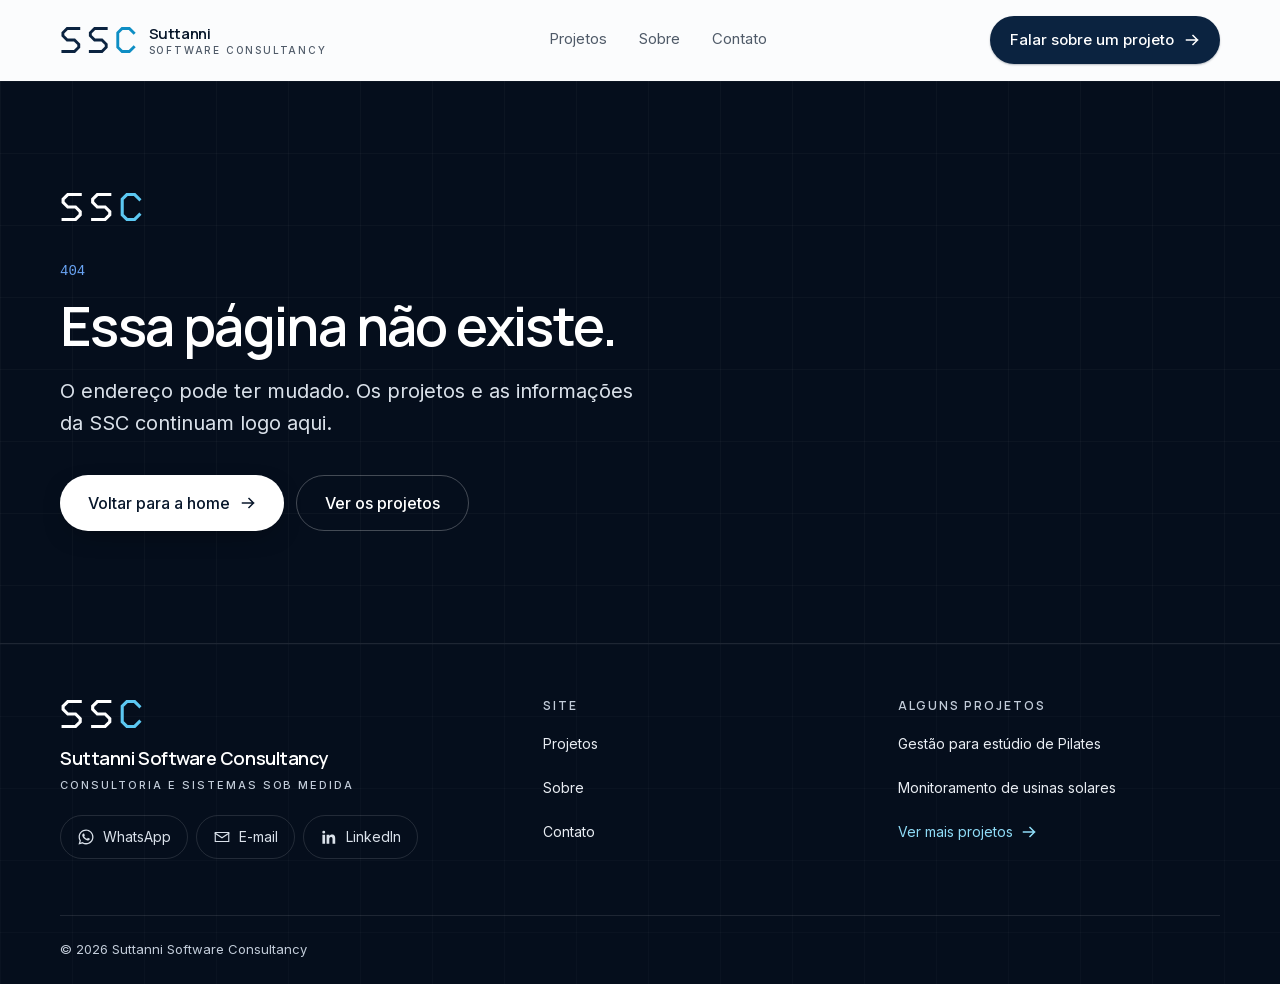
<file: 404/index.html>
<!DOCTYPE html><html lang="pt-BR" class="manrope_9e067a5b-module__vT7MWq__variable inter_2fe1ab3d-module__-T-KAq__variable"><head><meta charSet="utf-8"/><meta name="viewport" content="width=device-width, initial-scale=1"/><link rel="stylesheet" href="/_next/static/chunks/3ee8nvfncs0bu.css" data-precedence="next"/><link rel="preload" as="script" fetchPriority="low" href="/_next/static/chunks/3s6nzrbk-8mnv.js"/><script src="/_next/static/chunks/19mx3mg6lkumu.js" async=""></script><script src="/_next/static/chunks/1k__zuwipnzw8.js" async=""></script><script src="/_next/static/chunks/344n2zhqbh4pn.js" async=""></script><script src="/_next/static/chunks/turbopack-17znwwc_v55e2.js" async=""></script><script src="/_next/static/chunks/2_4q1vv5acecj.js" async=""></script><meta name="robots" content="noindex"/><meta name="theme-color" content="#050e1c"/><meta name="color-scheme" content="light"/><title>Página não encontrada | Suttanni Software Consultancy</title><meta name="description" content="Desenvolvimento de sistemas sob medida, automação e consultoria tecnológica para empresas que querem transformar processos e ideias em soluções digitais."/><meta name="application-name" content="Suttanni Software Consultancy"/><meta name="author" content="Suttanni Software Consultancy"/><meta name="keywords" content="software sob medida,desenvolvimento de sistemas,consultoria em tecnologia,automação de processos,modernização de sistemas,sistemas para empresas"/><meta name="creator" content="Suttanni Software Consultancy"/><meta name="publisher" content="Suttanni Software Consultancy"/><meta name="robots" content="noindex, follow"/><meta name="category" content="technology"/><link rel="canonical" href="https://guisuttanni.github.io/"/><meta property="og:title" content="Suttanni Software Consultancy | Software sob medida e consultoria"/><meta property="og:description" content="Desenvolvimento de sistemas sob medida, automação e consultoria tecnológica para empresas que querem transformar processos e ideias em soluções digitais."/><meta property="og:url" content="https://guisuttanni.github.io/"/><meta property="og:site_name" content="Suttanni Software Consultancy"/><meta property="og:locale" content="pt_BR"/><meta property="og:image" content="https://guisuttanni.github.io/og.png"/><meta property="og:image:width" content="1200"/><meta property="og:image:height" content="630"/><meta property="og:image:alt" content="Suttanni Software Consultancy"/><meta property="og:type" content="website"/><meta name="twitter:card" content="summary_large_image"/><meta name="twitter:title" content="Suttanni Software Consultancy"/><meta name="twitter:description" content="Desenvolvimento de sistemas sob medida, automação e consultoria tecnológica para empresas que querem transformar processos e ideias em soluções digitais."/><meta name="twitter:image" content="https://guisuttanni.github.io/og.png"/><link rel="icon" href="https://guisuttanni.github.io/icon.svg" type="image/svg+xml"/><link rel="apple-touch-icon" href="https://guisuttanni.github.io/apple-touch-icon.png" sizes="180x180" type="image/png"/><meta name="next-size-adjust" content=""/><noscript><style>.reveal { opacity: 1 !important; transform: none !important; }</style></noscript><script src="/_next/static/chunks/0cz1d0mv5g_q7.js" noModule=""></script></head><body class="min-h-dvh antialiased"><div hidden=""><!--$--><!--/$--></div><a href="#conteudo" class="sr-only rounded-full bg-navy-900 px-5 py-3 text-sm text-white focus:not-sr-only focus:fixed focus:top-4 focus:left-4 focus:z-[60]">Ir para o conteúdo</a><header class="sticky top-0 z-50 border-b transition-[border-color] duration-300 ease-[var(--ease-out-soft)] border-transparent"><div aria-hidden="true" class="absolute inset-0 -z-10 bg-mist-50/85 backdrop-blur-md transition-opacity duration-300 ease-[var(--ease-out-soft)] supports-[backdrop-filter]:bg-mist-50/75 opacity-0"></div><div class="mx-auto w-full max-w-[1240px] px-5 sm:px-8 lg:px-10 "><div class="flex h-16 items-center justify-between gap-4 transition-[height] duration-300 ease-[var(--ease-out-soft)] lg:h-20"><a class="-m-2 rounded-lg p-2" aria-label="Suttanni Software Consultancy, página inicial" href="/"><span class="flex items-center gap-3 "><svg viewBox="0 0 106 36" fill="none" aria-hidden="true" focusable="false" class="h-6 w-auto shrink-0 sm:h-[26px]" shape-rendering="geometricPrecision"><g stroke-width="4" stroke-linecap="square" stroke-linejoin="miter"><path d="M24 2 H8 L2 8 V12 L8 18 H18 L24 24 V28 L18 34 H2" stroke="#0b2340" transform="translate(2 0)"></path><path d="M24 2 H8 L2 8 V12 L8 18 H18 L24 24 V28 L18 34 H2" stroke="#0b2340" transform="translate(40 0)"></path><path d="M24 8 L18 2 H8 L2 8 V28 L8 34 H18 L24 28" stroke="#0e8ec4" transform="translate(78 0)"></path></g></svg><span class="hidden min-w-0 flex-col leading-none lg:flex"><span class="font-display text-[0.9375rem] font-semibold tracking-tight text-navy-900">Suttanni</span><span class="mt-1 text-[0.625rem] font-medium uppercase tracking-[0.18em] text-graphite-500">Software Consultancy</span></span></span></a><nav aria-label="Principal" class="hidden items-center gap-1 md:flex"><a class="group inline-flex min-h-10 items-center rounded-full px-3.5 text-[0.9375rem] transition-colors duration-200 hover:text-navy-900 text-graphite-500" href="/projetos/"><span class="link-line pb-0.5">Projetos</span></a><a class="group inline-flex min-h-10 items-center rounded-full px-3.5 text-[0.9375rem] transition-colors duration-200 hover:text-navy-900 text-graphite-500" href="/sobre/"><span class="link-line pb-0.5">Sobre</span></a><a class="group inline-flex min-h-10 items-center rounded-full px-3.5 text-[0.9375rem] transition-colors duration-200 hover:text-navy-900 text-graphite-500" href="/contato/"><span class="link-line pb-0.5">Contato</span></a></nav><div class="flex items-center gap-2"><div class="hidden md:block"><a class="group/btn inline-flex items-center justify-center gap-2.5 rounded-full font-medium transition-[background-color,color,border-color,transform,translate,scale,box-shadow] duration-200 ease-[var(--ease-out-soft)] hover:-translate-y-px active:translate-y-0 whitespace-nowrap bg-navy-800 text-white shadow-[0_1px_2px_rgba(8,23,43,0.28)] hover:bg-navy-700 hover:shadow-[0_12px_28px_-12px_rgba(8,23,43,0.7)] min-h-12 px-5 text-[0.9375rem] " href="/contato/">Falar sobre um projeto<svg viewBox="0 0 16 16" fill="none" aria-hidden="true" class="h-4 w-4 transition-transform duration-200 ease-[var(--ease-out-soft)] group-hover/btn:translate-x-1 "><path d="M2.5 8h11m0 0L9 3.5M13.5 8 9 12.5" stroke="currentColor" stroke-width="1.5" stroke-linecap="square"></path></svg></a></div><button type="button" aria-expanded="false" aria-controls="menu-mobile" aria-label="Abrir menu" class="relative -mr-2 flex h-12 w-12 items-center justify-center rounded-full text-navy-900 transition-colors hover:bg-mist-200/70 md:hidden"><span class="sr-only">Abrir menu</span><span aria-hidden="true" class="flex h-4 w-5 flex-col justify-between"><span class="block h-px w-full origin-center bg-current transition-transform duration-300 ease-[var(--ease-out-soft)] "></span><span class="block h-px w-full bg-current transition-opacity duration-200 opacity-100"></span><span class="block h-px w-full origin-center bg-current transition-transform duration-300 ease-[var(--ease-out-soft)] "></span></span></button></div></div></div><div id="menu-mobile" inert="" aria-hidden="true" class="fixed inset-x-0 top-16 bottom-0 z-40 overflow-y-auto border-t border-mist-200 bg-mist-50 transition-[opacity,visibility,transform,translate,scale] duration-300 ease-[var(--ease-out-soft)] md:hidden invisible -translate-y-2 opacity-0"><div class="mx-auto w-full max-w-[1240px] px-5 sm:px-8 lg:px-10 flex min-h-full flex-col pt-6 pb-10"><nav aria-label="Menu" class="flex flex-col"><a class="group flex items-center justify-between border-b border-mist-200 py-5 text-h3 font-display font-semibold text-navy-900 transition-[opacity,transform,translate,scale] duration-500 ease-[var(--ease-out-soft)] translate-y-2 opacity-0" style="transition-delay:0ms" href="/projetos/">Projetos<svg viewBox="0 0 16 16" fill="none" aria-hidden="true" class="h-4 w-4 transition-transform duration-200 ease-[var(--ease-out-soft)] group-hover/btn:translate-x-1 text-graphite-400 transition-transform duration-200 group-hover:translate-x-1"><path d="M2.5 8h11m0 0L9 3.5M13.5 8 9 12.5" stroke="currentColor" stroke-width="1.5" stroke-linecap="square"></path></svg></a><a class="group flex items-center justify-between border-b border-mist-200 py-5 text-h3 font-display font-semibold text-navy-900 transition-[opacity,transform,translate,scale] duration-500 ease-[var(--ease-out-soft)] translate-y-2 opacity-0" style="transition-delay:0ms" href="/sobre/">Sobre<svg viewBox="0 0 16 16" fill="none" aria-hidden="true" class="h-4 w-4 transition-transform duration-200 ease-[var(--ease-out-soft)] group-hover/btn:translate-x-1 text-graphite-400 transition-transform duration-200 group-hover:translate-x-1"><path d="M2.5 8h11m0 0L9 3.5M13.5 8 9 12.5" stroke="currentColor" stroke-width="1.5" stroke-linecap="square"></path></svg></a><a class="group flex items-center justify-between border-b border-mist-200 py-5 text-h3 font-display font-semibold text-navy-900 transition-[opacity,transform,translate,scale] duration-500 ease-[var(--ease-out-soft)] translate-y-2 opacity-0" style="transition-delay:0ms" href="/contato/">Contato<svg viewBox="0 0 16 16" fill="none" aria-hidden="true" class="h-4 w-4 transition-transform duration-200 ease-[var(--ease-out-soft)] group-hover/btn:translate-x-1 text-graphite-400 transition-transform duration-200 group-hover:translate-x-1"><path d="M2.5 8h11m0 0L9 3.5M13.5 8 9 12.5" stroke="currentColor" stroke-width="1.5" stroke-linecap="square"></path></svg></a></nav><div class="mt-8 flex flex-col gap-3"><a class="group/btn inline-flex items-center justify-center gap-2.5 rounded-full font-medium transition-[background-color,color,border-color,transform,translate,scale,box-shadow] duration-200 ease-[var(--ease-out-soft)] hover:-translate-y-px active:translate-y-0 whitespace-nowrap bg-navy-800 text-white shadow-[0_1px_2px_rgba(8,23,43,0.28)] hover:bg-navy-700 hover:shadow-[0_12px_28px_-12px_rgba(8,23,43,0.7)] min-h-13 px-6 text-base sm:min-h-14 sm:px-7 w-full" href="/contato/">Falar sobre um projeto<svg viewBox="0 0 16 16" fill="none" aria-hidden="true" class="h-4 w-4 transition-transform duration-200 ease-[var(--ease-out-soft)] group-hover/btn:translate-x-1 "><path d="M2.5 8h11m0 0L9 3.5M13.5 8 9 12.5" stroke="currentColor" stroke-width="1.5" stroke-linecap="square"></path></svg></a><a href="https://wa.me/5544999989203?text=Ol%C3%A1!%20Conheci%20a%20Suttanni%20Software%20Consultancy%20pelo%20site%20e%20gostaria%20de%20conversar%20sobre%20um%20projeto." class="group/btn inline-flex items-center justify-center gap-2.5 rounded-full font-medium transition-[background-color,color,border-color,transform,translate,scale,box-shadow] duration-200 ease-[var(--ease-out-soft)] hover:-translate-y-px active:translate-y-0 whitespace-nowrap border border-mist-300 bg-white text-navy-900 hover:border-navy-800 hover:shadow-[0_10px_24px_-16px_rgba(8,23,43,0.45)] min-h-13 px-6 text-base sm:min-h-14 sm:px-7 w-full" target="_blank" rel="noopener noreferrer"><svg viewBox="0 0 24 24" fill="currentColor" aria-hidden="true" class="h-5 w-5 text-[#25D366]"><path d="M12.04 2C6.58 2 2.13 6.45 2.13 11.91c0 1.75.46 3.45 1.32 4.95L2 22l5.25-1.38a9.87 9.87 0 0 0 4.79 1.22h.01c5.46 0 9.91-4.45 9.91-9.91 0-2.65-1.03-5.14-2.9-7.01A9.82 9.82 0 0 0 12.04 2Zm0 18.15h-.01a8.2 8.2 0 0 1-4.19-1.15l-.3-.18-3.12.82.83-3.04-.2-.31a8.2 8.2 0 0 1-1.26-4.38c0-4.54 3.7-8.24 8.25-8.24 2.2 0 4.27.86 5.83 2.42a8.19 8.19 0 0 1 2.41 5.83c0 4.54-3.7 8.23-8.24 8.23Zm4.52-6.17c-.25-.12-1.47-.72-1.69-.81-.23-.08-.39-.12-.56.13-.16.24-.64.8-.78.97-.15.16-.29.18-.53.06-.25-.13-1.05-.39-1.99-1.23-.74-.66-1.23-1.47-1.38-1.72-.14-.25-.01-.38.11-.5.11-.11.25-.29.37-.43.12-.15.16-.25.25-.41.08-.17.04-.31-.02-.43-.06-.12-.56-1.34-.76-1.84-.2-.48-.4-.42-.56-.43h-.47c-.17 0-.43.06-.66.31-.22.25-.87.85-.87 2.07 0 1.22.89 2.4 1.02 2.56.12.17 1.75 2.67 4.24 3.74.59.26 1.05.41 1.41.52.59.19 1.13.16 1.56.1.47-.07 1.47-.6 1.67-1.18.21-.58.21-1.07.15-1.18-.06-.11-.23-.17-.48-.29Z"></path></svg>WhatsApp</a></div><div class="mt-auto pt-10"><p class="text-eyebrow font-semibold uppercase text-graphite-400">Contato direto</p><a href="mailto:guilhermesuttanni@gmail.com" class="mt-3 block [overflow-wrap:anywhere] text-[0.9375rem] text-graphite-700 underline-offset-4 hover:underline">guilhermesuttanni@gmail.com</a><a href="https://wa.me/5544999989203?text=Ol%C3%A1!%20Conheci%20a%20Suttanni%20Software%20Consultancy%20pelo%20site%20e%20gostaria%20de%20conversar%20sobre%20um%20projeto." target="_blank" rel="noopener noreferrer" class="mt-1 block text-[0.9375rem] text-graphite-700 underline-offset-4 hover:underline">+55 44 99998-9203</a></div></div></div></header><main id="conteudo"><section class="relative overflow-hidden bg-navy-950 py-20 text-white sm:py-28"><div aria-hidden="true" class="ssc-grid absolute inset-0 opacity-50"></div><div class="mx-auto w-full max-w-[1240px] px-5 sm:px-8 lg:px-10 relative"><div class="max-w-xl"><svg viewBox="0 0 106 36" fill="none" aria-hidden="true" focusable="false" class="h-7 w-auto" shape-rendering="geometricPrecision"><g stroke-width="4" stroke-linecap="square" stroke-linejoin="miter"><path d="M24 2 H8 L2 8 V12 L8 18 H18 L24 24 V28 L18 34 H2" stroke="#ffffff" transform="translate(2 0)"></path><path d="M24 2 H8 L2 8 V12 L8 18 H18 L24 24 V28 L18 34 H2" stroke="#ffffff" transform="translate(40 0)"></path><path d="M24 8 L18 2 H8 L2 8 V28 L8 34 H18 L24 28" stroke="#5cc8f2" transform="translate(78 0)"></path></g></svg><p class="mt-10 font-mono text-sm text-accent-400">404</p><h1 class="mt-4 text-h1 font-semibold text-white">Essa página não existe.</h1><p class="mt-5 text-lead text-mist-300">O endereço pode ter mudado. Os projetos e as informações da SSC continuam logo aqui.</p><div class="mt-9 flex flex-col gap-3 sm:flex-row"><a class="group/btn inline-flex items-center justify-center gap-2.5 rounded-full font-medium transition-[background-color,color,border-color,transform,translate,scale,box-shadow] duration-200 ease-[var(--ease-out-soft)] hover:-translate-y-px active:translate-y-0 whitespace-nowrap bg-white text-navy-900 shadow-[0_8px_30px_-16px_rgba(0,0,0,0.8)] hover:shadow-[0_0_0_4px_rgb(92_200_242/0.18),0_14px_34px_-14px_rgba(0,0,0,0.85)] min-h-13 px-6 text-base sm:min-h-14 sm:px-7 " href="/">Voltar para a home<svg viewBox="0 0 16 16" fill="none" aria-hidden="true" class="h-4 w-4 transition-transform duration-200 ease-[var(--ease-out-soft)] group-hover/btn:translate-x-1 "><path d="M2.5 8h11m0 0L9 3.5M13.5 8 9 12.5" stroke="currentColor" stroke-width="1.5" stroke-linecap="square"></path></svg></a><a class="group/btn inline-flex items-center justify-center gap-2.5 rounded-full font-medium transition-[background-color,color,border-color,transform,translate,scale,box-shadow] duration-200 ease-[var(--ease-out-soft)] hover:-translate-y-px active:translate-y-0 whitespace-nowrap border border-white/25 text-white hover:border-signal-300/70 hover:bg-white/5 min-h-13 px-6 text-base sm:min-h-14 sm:px-7 " href="/projetos/">Ver os projetos</a></div></div></div></section><!--$--><!--/$--></main><footer class="relative overflow-hidden border-t border-white/10 bg-navy-950 text-mist-300"><div aria-hidden="true" class="ssc-grid absolute inset-0 opacity-40"></div><div class="mx-auto w-full max-w-[1240px] px-5 sm:px-8 lg:px-10 relative"><div class="grid gap-8 py-10 sm:py-14 lg:grid-cols-[1.4fr_1fr_1fr] lg:gap-8"><div class="max-w-sm"><span class="flex flex-col items-start gap-4 "><svg viewBox="0 0 106 36" fill="none" aria-hidden="true" focusable="false" class="h-7 w-auto" shape-rendering="geometricPrecision"><g stroke-width="4" stroke-linecap="square" stroke-linejoin="miter"><path d="M24 2 H8 L2 8 V12 L8 18 H18 L24 24 V28 L18 34 H2" stroke="#ffffff" transform="translate(2 0)"></path><path d="M24 2 H8 L2 8 V12 L8 18 H18 L24 24 V28 L18 34 H2" stroke="#ffffff" transform="translate(40 0)"></path><path d="M24 8 L18 2 H8 L2 8 V28 L8 34 H18 L24 28" stroke="#5cc8f2" transform="translate(78 0)"></path></g></svg><span class="flex flex-col leading-none"><span class="font-display text-lg font-semibold tracking-tight text-white">Suttanni Software Consultancy</span><span class="mt-2 text-[0.6875rem] font-medium uppercase tracking-[0.18em] text-mist-400 [text-wrap:balance]">Consultoria e sistemas sob medida</span></span></span><div class="mt-6 flex flex-wrap gap-2"><a href="https://wa.me/5544999989203?text=Ol%C3%A1!%20Conheci%20a%20Suttanni%20Software%20Consultancy%20pelo%20site%20e%20gostaria%20de%20conversar%20sobre%20um%20projeto." target="_blank" rel="noopener noreferrer" class="flex h-11 items-center gap-2 rounded-full border border-white/12 px-4 text-sm text-mist-300 transition-colors duration-200 hover:border-white/35 hover:text-white"><svg viewBox="0 0 24 24" fill="currentColor" aria-hidden="true" class="h-4.5 w-4.5"><path d="M12.04 2C6.58 2 2.13 6.45 2.13 11.91c0 1.75.46 3.45 1.32 4.95L2 22l5.25-1.38a9.87 9.87 0 0 0 4.79 1.22h.01c5.46 0 9.91-4.45 9.91-9.91 0-2.65-1.03-5.14-2.9-7.01A9.82 9.82 0 0 0 12.04 2Zm0 18.15h-.01a8.2 8.2 0 0 1-4.19-1.15l-.3-.18-3.12.82.83-3.04-.2-.31a8.2 8.2 0 0 1-1.26-4.38c0-4.54 3.7-8.24 8.25-8.24 2.2 0 4.27.86 5.83 2.42a8.19 8.19 0 0 1 2.41 5.83c0 4.54-3.7 8.23-8.24 8.23Zm4.52-6.17c-.25-.12-1.47-.72-1.69-.81-.23-.08-.39-.12-.56.13-.16.24-.64.8-.78.97-.15.16-.29.18-.53.06-.25-.13-1.05-.39-1.99-1.23-.74-.66-1.23-1.47-1.38-1.72-.14-.25-.01-.38.11-.5.11-.11.25-.29.37-.43.12-.15.16-.25.25-.41.08-.17.04-.31-.02-.43-.06-.12-.56-1.34-.76-1.84-.2-.48-.4-.42-.56-.43h-.47c-.17 0-.43.06-.66.31-.22.25-.87.85-.87 2.07 0 1.22.89 2.4 1.02 2.56.12.17 1.75 2.67 4.24 3.74.59.26 1.05.41 1.41.52.59.19 1.13.16 1.56.1.47-.07 1.47-.6 1.67-1.18.21-.58.21-1.07.15-1.18-.06-.11-.23-.17-.48-.29Z"></path></svg>WhatsApp</a><a href="mailto:guilhermesuttanni@gmail.com" class="flex h-11 items-center gap-2 rounded-full border border-white/12 px-4 text-sm text-mist-300 transition-colors duration-200 hover:border-white/35 hover:text-white"><svg viewBox="0 0 24 24" aria-hidden="true" class="h-4.5 w-4.5" fill="none" stroke="currentColor" stroke-width="1.5" stroke-linecap="square" stroke-linejoin="miter"><path d="M3 6h18v12H3z"></path><path d="m3 7 9 6 9-6"></path></svg>E-mail</a><a href="https://www.linkedin.com/in/guilherme-suttanni" target="_blank" rel="noopener noreferrer" class="flex h-11 items-center gap-2 rounded-full border border-white/12 px-4 text-sm text-mist-300 transition-colors duration-200 hover:border-white/35 hover:text-white"><svg viewBox="0 0 24 24" fill="currentColor" aria-hidden="true" class="h-4.5 w-4.5"><path d="M6.94 5.5a1.94 1.94 0 1 1-3.88 0 1.94 1.94 0 0 1 3.88 0ZM3.2 8.93h3.6V21H3.2V8.93Zm5.85 0h3.45v1.65h.05c.48-.9 1.66-1.86 3.41-1.86 3.65 0 4.33 2.36 4.33 5.44V21h-3.6v-5.9c0-1.41-.03-3.22-2-3.22-2 0-2.3 1.53-2.3 3.11V21h-3.6V8.93Z"></path></svg>LinkedIn</a></div></div><div class="grid grid-cols-2 gap-8 lg:contents"><nav aria-label="Rodapé" class="text-sm"><h2 class="text-eyebrow font-semibold uppercase text-mist-400">Site</h2><ul class="mt-3 space-y-1"><li><a class="inline-flex min-h-10 items-center text-mist-200 transition-colors hover:text-white" href="/projetos/">Projetos</a></li><li><a class="inline-flex min-h-10 items-center text-mist-200 transition-colors hover:text-white" href="/sobre/">Sobre</a></li><li><a class="inline-flex min-h-10 items-center text-mist-200 transition-colors hover:text-white" href="/contato/">Contato</a></li></ul></nav><nav aria-label="Projetos" class="text-sm"><h2 class="text-eyebrow font-semibold uppercase text-mist-400">Alguns projetos</h2><ul class="mt-3 space-y-1"><li><a class="inline-flex min-h-10 items-center text-mist-200 transition-colors hover:text-white" href="/projetos/studio-carlos-lopes/">Gestão para estúdio de Pilates</a></li><li><a class="inline-flex min-h-10 items-center text-mist-200 transition-colors hover:text-white" href="/projetos/g-smart/">Monitoramento de usinas solares</a></li><li><a class="group inline-flex min-h-10 items-center gap-2 text-signal-300 transition-colors hover:text-white" href="/projetos/">Ver mais projetos<svg viewBox="0 0 16 16" fill="none" aria-hidden="true" class="h-4 w-4 transition-transform duration-200 ease-[var(--ease-out-soft)] group-hover/btn:translate-x-1 transition-transform duration-300 group-hover:translate-x-1"><path d="M2.5 8h11m0 0L9 3.5M13.5 8 9 12.5" stroke="currentColor" stroke-width="1.5" stroke-linecap="square"></path></svg></a></li></ul></nav></div></div><div class="border-t border-white/10 py-6 text-[0.8125rem] text-mist-400"><p>© <!-- -->2026<!-- --> <!-- -->Suttanni Software Consultancy</p></div></div></footer><a href="https://wa.me/5544999989203?text=Ol%C3%A1!%20Conheci%20a%20Suttanni%20Software%20Consultancy%20pelo%20site%20e%20gostaria%20de%20conversar%20sobre%20um%20projeto." target="_blank" rel="noopener noreferrer" aria-label="Conversar pelo WhatsApp" tabindex="-1" aria-hidden="true" class="fixed right-4 bottom-4 z-30 flex h-13 items-center gap-2 rounded-full border border-mist-300 bg-white pr-4 pl-3.5 text-[0.9375rem] font-medium text-navy-900 shadow-[0_10px_30px_-12px_rgba(8,23,43,0.45)] transition-[opacity,transform,translate,scale] duration-300 ease-[var(--ease-out-soft)] md:hidden pointer-events-none translate-y-3 opacity-0"><svg viewBox="0 0 24 24" fill="currentColor" aria-hidden="true" class="h-5 w-5 text-[#25D366]"><path d="M12.04 2C6.58 2 2.13 6.45 2.13 11.91c0 1.75.46 3.45 1.32 4.95L2 22l5.25-1.38a9.87 9.87 0 0 0 4.79 1.22h.01c5.46 0 9.91-4.45 9.91-9.91 0-2.65-1.03-5.14-2.9-7.01A9.82 9.82 0 0 0 12.04 2Zm0 18.15h-.01a8.2 8.2 0 0 1-4.19-1.15l-.3-.18-3.12.82.83-3.04-.2-.31a8.2 8.2 0 0 1-1.26-4.38c0-4.54 3.7-8.24 8.25-8.24 2.2 0 4.27.86 5.83 2.42a8.19 8.19 0 0 1 2.41 5.83c0 4.54-3.7 8.23-8.24 8.23Zm4.52-6.17c-.25-.12-1.47-.72-1.69-.81-.23-.08-.39-.12-.56.13-.16.24-.64.8-.78.97-.15.16-.29.18-.53.06-.25-.13-1.05-.39-1.99-1.23-.74-.66-1.23-1.47-1.38-1.72-.14-.25-.01-.38.11-.5.11-.11.25-.29.37-.43.12-.15.16-.25.25-.41.08-.17.04-.31-.02-.43-.06-.12-.56-1.34-.76-1.84-.2-.48-.4-.42-.56-.43h-.47c-.17 0-.43.06-.66.31-.22.25-.87.85-.87 2.07 0 1.22.89 2.4 1.02 2.56.12.17 1.75 2.67 4.24 3.74.59.26 1.05.41 1.41.52.59.19 1.13.16 1.56.1.47-.07 1.47-.6 1.67-1.18.21-.58.21-1.07.15-1.18-.06-.11-.23-.17-.48-.29Z"></path></svg>WhatsApp</a><script type="application/ld+json">{"@context":"https://schema.org","@graph":[{"@type":"ProfessionalService","@id":"https://guisuttanni.github.io/#organizacao","name":"Suttanni Software Consultancy","alternateName":"SSC","url":"https://guisuttanni.github.io","description":"Desenvolvimento de sistemas sob medida, automação e consultoria tecnológica para empresas que querem transformar processos e ideias em soluções digitais.","email":"guilhermesuttanni@gmail.com","telephone":"+5544999989203","areaServed":"BR","availableLanguage":"pt-BR","sameAs":["https://www.linkedin.com/in/guilherme-suttanni"],"knowsAbout":["Desenvolvimento de software sob medida","Modernização de sistemas","Automação de processos","Consultoria tecnológica"]},{"@type":"WebSite","@id":"https://guisuttanni.github.io/#site","url":"https://guisuttanni.github.io","name":"Suttanni Software Consultancy","inLanguage":"pt-BR","publisher":{"@id":"https://guisuttanni.github.io/#organizacao"}}]}</script><script src="/_next/static/chunks/3s6nzrbk-8mnv.js" id="_R_" async=""></script><script>(self.__next_f=self.__next_f||[]).push([0])</script><script>self.__next_f.push([1,"1:\"$Sreact.fragment\"\n3:I[3374,[\"/_next/static/chunks/2_4q1vv5acecj.js\"],\"Header\"]\n4:I[39756,[\"/_next/static/chunks/2_4q1vv5acecj.js\"],\"default\"]\n5:I[37457,[\"/_next/static/chunks/2_4q1vv5acecj.js\"],\"default\"]\n6:I[22016,[\"/_next/static/chunks/2_4q1vv5acecj.js\"],\"\"]\ne:I[68027,[\"/_next/static/chunks/2_4q1vv5acecj.js\"],\"default\",1]\n:HL[\"/_next/static/chunks/3ee8nvfncs0bu.css\",\"style\"]\n2:[\"$\",\"style\",null,{\"children\":\".reveal { opacity: 1 !important; transform: none !important; }\"}]\nc:X\n0:{\"P\":null,\"c\":[\"\",\"_not-found\",\"\"],\"q\":\"\",\"i\":false,\"f\":[[[\"\",{\"children\":[\"/_not-found\",{\"children\":[\"__PAGE__\",{},\"$undefined\",\"$undefined\",4608]},\"$undefined\",\"$undefined\",4608]},\"$undefined\",\"$undefined\",4624],[[\"$\",\"$1\",\"c\",{\"children\":[[[\"$\",\"link\",\"0\",{\"rel\":\"stylesheet\",\"href\":\"/_next/static/chunks/3ee8nvfncs0bu.css\",\"precedence\":\"next\",\"crossOrigin\":\"$undefined\",\"nonce\":\"$undefined\"}],[\"$\",\"script\",\"script-0\",{\"src\":\"/_next/static/chunks/2_4q1vv5acecj.js\",\"async\":true,\"nonce\":\"$undefined\"}]],[\"$\",\"html\",null,{\"lang\":\"pt-BR\",\"className\":\"manrope_9e067a5b-module__vT7MWq__variable inter_2fe1ab3d-module__-T-KAq__variable\",\"children\":[[\"$\",\"head\",null,{\"children\":[\"$\",\"noscript\",null,{\"children\":\"$2\"}]}],[\"$\",\"body\",null,{\"className\":\"min-h-dvh antialiased\",\"children\":[[\"$\",\"a\",null,{\"href\":\"#conteudo\",\"className\":\"sr-only rounded-full bg-navy-900 px-5 py-3 text-sm text-white focus:not-sr-only focus:fixed focus:top-4 focus:left-4 focus:z-[60]\",\"children\":\"Ir para o conteúdo\"}],[\"$\",\"$L3\",null,{}],[\"$\",\"main\",null,{\"id\":\"conteudo\",\"children\":[\"$\",\"$L4\",null,{\"parallelRouterKey\":\"children\",\"error\":\"$undefined\",\"errorStyles\":\"$undefined\",\"errorScripts\":\"$undefined\",\"template\":[\"$\",\"$L5\",null,{}],\"templateStyles\":\"$undefined\",\"templateScripts\":\"$undefined\",\"notFound\":[[\"$\",\"section\",null,{\"className\":\"relative overflow-hidden bg-navy-950 py-20 text-white sm:py-28\",\"children\":[[\"$\",\"div\",null,{\"aria-hidden\":\"true\",\"className\":\"ssc-grid absolute inset-0 opacity-50\"}],[\"$\",\"div\",null,{\"className\":\"mx-auto w-full max-w-[1240px] px-5 sm:px-8 lg:px-10 relative\",\"children\":[\"$\",\"div\",null,{\"className\":\"max-w-xl\",\"children\":[[\"$\",\"svg\",null,{\"viewBox\":\"0 0 106 36\",\"fill\":\"none\",\"aria-hidden\":\"true\",\"focusable\":\"false\",\"className\":\"h-7 w-auto\",\"shapeRendering\":\"geometricPrecision\",\"children\":[\"$\",\"g\",null,{\"strokeWidth\":4,\"strokeLinecap\":\"square\",\"strokeLinejoin\":\"miter\",\"children\":[[\"$\",\"path\",null,{\"d\":\"M24 2 H8 L2 8 V12 L8 18 H18 L24 24 V28 L18 34 H2\",\"stroke\":\"#ffffff\",\"transform\":\"translate(2 0)\"}],[\"$\",\"path\",null,{\"d\":\"M24 2 H8 L2 8 V12 L8 18 H18 L24 24 V28 L18 34 H2\",\"stroke\":\"#ffffff\",\"transform\":\"translate(40 0)\"}],[\"$\",\"path\",null,{\"d\":\"M24 8 L18 2 H8 L2 8 V28 L8 34 H18 L24 28\",\"stroke\":\"#5cc8f2\",\"transform\":\"translate(78 0)\"}]]}]}],[\"$\",\"p\",null,{\"className\":\"mt-10 font-mono text-sm text-accent-400\",\"children\":\"404\"}],[\"$\",\"h1\",null,{\"className\":\"mt-4 text-h1 font-semibold text-white\",\"children\":\"Essa página não existe.\"}],[\"$\",\"p\",null,{\"className\":\"mt-5 text-lead text-mist-300\",\"children\":\"O endereço pode ter mudado. Os projetos e as informações da SSC continuam logo aqui.\"}],[\"$\",\"div\",null,{\"className\":\"mt-9 flex flex-col gap-3 sm:flex-row\",\"children\":[[\"$\",\"$L6\",null,{\"href\":\"/\",\"className\":\"group/btn inline-flex items-center justify-center gap-2.5 rounded-full font-medium transition-[background-color,color,border-color,transform,translate,scale,box-shadow] duration-200 ease-[var(--ease-out-soft)] hover:-translate-y-px active:translate-y-0 whitespace-nowrap bg-white text-navy-900 shadow-[0_8px_30px_-16px_rgba(0,0,0,0.8)] hover:shadow-[0_0_0_4px_rgb(92_200_242/0.18),0_14px_34px_-14px_rgba(0,0,0,0.85)] min-h-13 px-6 text-base sm:min-h-14 sm:px-7 \",\"children\":[\"Voltar para a home\",[\"$\",\"svg\",null,{\"viewBox\":\"0 0 16 16\",\"fill\":\"none\",\"aria-hidden\":\"true\",\"className\":\"h-4 w-4 transition-transform duration-200 ease-[var(--ease-out-soft)] group-hover/btn:translate-x-1 \",\"children\":[\"$\",\"path\",null,{\"d\":\"M2.5 8h11m0 0L9 3.5M13.5 8 9 12.5\",\"stroke\":\"currentColor\",\"strokeWidth\":\"1.5\",\"strokeLinecap\":\"square\"}]}]]}],[\"$\",\"$L6\",null,{\"href\":\"/projetos\",\"className\":\"group/btn inline-flex items-center justify-center gap-2.5 rounded-full font-medium transition-[background-color,color,border-color,transform,translate,scale,box-shadow] duration-200 ease-[var(--ease-out-soft)] hover:-translate-y-px active:translate-y-0 whitespace-nowrap border border-white/25 text-white hover:border-signal-300/70 hover:bg-white/5 min-h-13 px-6 text-base sm:min-h-14 sm:px-7 \",\"children\":\"Ver os projetos\"}]]}]]}]}]]}],[]],\"forbidden\":\"$undefined\",\"unauthorized\":\"$undefined\"}]}],[\"$\",\"footer\",null,{\"className\":\"relative overflow-hidden border-t border-white/10 bg-navy-950 text-mist-300\",\"children\":[[\"$\",\"div\",null,{\"aria-hidden\":\"true\",\"className\":\"ssc-grid absolute inset-0 opacity-40\"}],\"$L7\"]}],\"$L8\",\"$L9\"]}]]}]]}],{\"children\":[\"$La\",{\"children\":[\"$Lb\",{},null,false,null]},null,false,\"$c\"]},null,false,null],\"$Ld\",false]],\"m\":\"$undefined\",\"G\":[\"$e\",[\"$Lf\"]],\"S\":true,\"h\":null,\"r\":\"$undefined\",\"s\":\"$undefined\",\"a\":\"$undefined\",\"l\":\"$undefined\",\"p\":\"$undefined\",\"d\":\"$undefined\",\"b\":\"zZ88_gp-fIUniv4BqXFcQ\"}\n13:I[14167,[\"/_next/static/chunks/2_4q1vv5acecj.js\"],\"WhatsAppFab\"]\n14:I[97367,[\"/_next/static/chunks/2_4q1vv5acecj.js\"],\"OutletBoundary\"]\n15:\"$Sreact.suspense\"\n17:I[97367,[\"/_next/static/chunks/2_4q1vv5acecj.js\"],\"ViewportBoundary\"]\n19:I[97367,[\"/_next/static/chunks/2_4q1vv5acecj.js\"],\"MetadataBoundary\"]\n7:[\"$\",\"div\",null,{\"className\":\"mx-auto w-full max-w-[1240px] px-5 sm:px-8 lg:px-10 relative\",\"children\":[[\"$\",\"div\",null,{\"className\":\"grid gap-8 py-10 sm:py-14 lg:grid-cols-[1.4fr_1fr_1fr] lg:gap-8\",\"children\":[[\"$\",\"div\",null,{\"className\":\"max-w-sm\",\"children\":[[\"$\",\"span\",null,{\"className\":\"flex flex-col items-start gap-4 \",\"children\":[[\"$\",\"svg\",null,{\"viewBox\":\"0 0 106 36\",\"fill\":\"none\",\"aria-hidden\":\"true\",\"focusable\":\"false\",\"className\":\"h-7 w-auto\",\"shapeRendering\":\"geometricPrecision\",\"children\":[\"$\",\"g\",null,{\"strokeWidth\":4,\"strokeLinecap\":\"square\",\"strokeLinejoin\":\"miter\",\"children\":[[\"$\",\"path\",null,{\"d\":\"M24 2 H8 L2 8 V12 L8 18 H18 L24 24 V28 L18 34 H2\",\"stroke\":\"#ffffff\",\"transform\":\"translate(2 0)\"}],[\"$\",\"path\",null,{\"d\":\"M24 2 H8 L2 8 V12 L8 18 H18 L24 24 V28 L18 34 H2\",\"stroke\":\"#ffffff\",\"transform\":\"translate(40 0)\"}],[\"$\",\"path\",null,{\"d\":\"M24 8 L18 2 H8 L2 8 V28 L8 34 H18 L24 28\",\"stroke\":\"#5cc8f2\",\"transform\":\"translate(78 0)\"}]]}]}],[\"$\",\"span\",null,{\"className\":\"flex flex-col leading-none\",\"children\":[[\"$\",\"span\",null,{\"className\":\"font-display text-lg font-semibold tracking-tight text-white\",\"children\":\"Suttanni Software Consultancy\"}],[\"$\",\"span\",null,{\"className\":\"mt-2 text-[0.6875rem] font-medium uppercase tracking-[0.18em] text-mist-400 [text-wrap:balance]\",\"children\":\"Consultoria e sistemas sob medida\"}]]}]]}],[\"$\",\"div\",null,{\"className\":\"mt-6 flex flex-wrap gap-2\",\"children\":[[\"$\",\"a\",\"WhatsApp\",{\"href\":\"https://wa.me/5544999989203?text=Ol%C3%A1!%20Conheci%20a%20Suttanni%20Software%20Consultancy%20pelo%20site%20e%20gostaria%20de%20conversar%20sobre%20um%20projeto.\",\"target\":\"_blank\",\"rel\":\"noopener noreferrer\",\"className\":\"flex h-11 items-center gap-2 rounded-full border border-white/12 px-4 text-sm text-mist-300 transition-colors duration-200 hover:border-white/35 hover:text-white\",\"children\":[[\"$\",\"svg\",null,{\"viewBox\":\"0 0 24 24\",\"fill\":\"currentColor\",\"aria-hidden\":\"true\",\"className\":\"h-4.5 w-4.5\",\"children\":[\"$\",\"path\",null,{\"d\":\"M12.04 2C6.58 2 2.13 6.45 2.13 11.91c0 1.75.46 3.45 1.32 4.95L2 22l5.25-1.38a9.87 9.87 0 0 0 4.79 1.22h.01c5.46 0 9.91-4.45 9.91-9.91 0-2.65-1.03-5.14-2.9-7.01A9.82 9.82 0 0 0 12.04 2Zm0 18.15h-.01a8.2 8.2 0 0 1-4.19-1.15l-.3-.18-3.12.82.83-3.04-.2-.31a8.2 8.2 0 0 1-1.26-4.38c0-4.54 3.7-8.24 8.25-8.24 2.2 0 4.27.86 5.83 2.42a8.19 8.19 0 0 1 2.41 5.83c0 4.54-3.7 8.23-8.24 8.23Zm4.52-6.17c-.25-.12-1.47-.72-1.69-.81-.23-.08-.39-.12-.56.13-.16.24-.64.8-.78.97-.15.16-.29.18-.53.06-.25-.13-1.05-.39-1.99-1.23-.74-.66-1.23-1.47-1.38-1.72-.14-.25-.01-.38.11-.5.11-.11.25-.29.37-.43.12-.15.16-.25.25-.41.08-.17.04-.31-.02-.43-.06-.12-.56-1.34-.76-1.84-.2-.48-.4-.42-.56-.43h-.47c-.17 0-.43.06-.66.31-.22.25-.87.85-.87 2.07 0 1.22.89 2.4 1.02 2.56.12.17 1.75 2.67 4.24 3.74.59.26 1.05.41 1.41.52.59.19 1.13.16 1.56.1.47-.07 1.47-.6 1.67-1.18.21-.58.21-1.07.15-1.18-.06-.11-.23-.17-.48-.29Z\"}]}],\"WhatsApp\"]}],[\"$\",\"a\",\"E-mail\",{\"href\":\"mailto:guilhermesuttanni@gmail.com\",\"target\":\"$undefined\",\"rel\":\"$undefined\",\"className\":\"flex h-11 items-center gap-2 rounded-full border border-white/12 px-4 text-sm text-mist-300 transition-colors duration-200 hover:border-white/35 hover:text-white\",\"children\":[[\"$\",\"svg\",null,{\"viewBox\":\"0 0 24 24\",\"aria-hidden\":\"true\",\"className\":\"h-4.5 w-4.5\",\"fill\":\"none\",\"stroke\":\"currentColor\",\"strokeWidth\":1.5,\"strokeLinecap\":\"square\",\"strokeLinejoin\":\"miter\",\"children\":[[\"$\",\"path\",null,{\"d\":\"M3 6h18v12H3z\"}],[\"$\",\"path\",null,{\"d\":\"m3 7 9 6 9-6\"}]]}],\"E-mail\"]}],[\"$\",\"a\",\"LinkedIn\",{\"href\":\"https://www.linkedin.com/in/guilherme-suttanni\",\"target\":\"_blank\",\"rel\":\"noopener noreferrer\",\"className\":\"flex h-11 items-center gap-2 rounded-full border border-white/12 px-4 text-sm text-mist-300 transition-colors duration-200 hover:border-white/35 hover:text-white\",\"children\":[[\"$\",\"svg\",null,{\"viewBox\":\"0 0 24 24\",\"fill\":\"currentColor\",\"aria-hidden\":\"true\",\"className\":\"h-4.5 w-4.5\",\"children\":\"$L10\"}],\"LinkedIn\"]}]]}]]}],\"$L11\"]}],\"$L12\"]}]\n8:[\"$\",\"$L13\",null,{}]\n9:[\"$\",\"script\",null,{\"type\":\"application/ld+json\",\"dangerouslySetInnerHTML\":{\"__html\":\"{\\\"@context\\\":\\\"https://schema.org\\\",\\\"@graph\\\":[{\\\"@type\\\":\\\"ProfessionalService\\\",\\\"@id\\\":\\\"https://guisuttanni.github.io/#organizacao\\\",\\\"name\\\":\\\"Suttanni Software Consultancy\\\",\\\"alternateName\\\":\\\"SSC\\\",\\\"url\\\":\\\"https://guisuttanni.github.io\\\",\\\"description\\\":\\\"Desenvolvimento de sistemas sob medida, automação e consultoria tecnológica para empresas que querem transformar processos e ideias em soluções digitais.\\\",\\\"email\\\":\\\"guilhermesuttanni@gmail.com\\\",\\\"telephone\\\":\\\"+5544999989203\\\",\\\"areaServed\\\":\\\"BR\\\",\\\"availableLanguage\\\":\\\"pt-BR\\\",\\\"sameAs\\\":[\\\"https://www.linkedin.com/in/guilherme-suttanni\\\"],\\\"knowsAbout\\\":[\\\"Desenvolvimento de software sob medida\\\",\\\"Modernização de sistemas\\\",\\\"Automação de processos\\\",\\\"Consultoria tecnológica\\\"]},{\\\"@type\\\":\\\"WebSite\\\",\\\"@id\\\":\\\"https://guisuttanni.github.io/#site\\\",\\\"url\\\":\\\"https://guisuttanni.github.io\\\",\\\"name\\\":\\\"Suttanni Software Consultancy\\\",\\\"inLanguage\\\":\\\"pt-BR\\\",\\\"publisher\\\":{\\\"@id\\\":\\\"https://guisuttanni.github.io/#organizacao\\\"}}]}\"}}]\na:[\"$\",\"$1\",\"c\",{\"children\":[null,[\"$\",\"$L4\",null,{\"parallelRouterKey\":\"children\",\"error\":\"$undefined\",\"errorStyles\":\"$undefined\",\"errorScripts\":\"$undefined\",\"template\":[\"$\",\"$L5\",null,{}],\"templateStyles\":\"$undefined\",\"templateScripts\":\"$undefined\",\"notFound\":\"$undefined\",\"forbidden\":\"$undefined\",\"unauthorized\":\"$undefined\"}]]}]\nb:[\"$\",\"$1\",\"c\",{\"children\":[[\"$\",\"section\",null,{\"className\":\"relative overflow-hidden bg-navy-950 py-20 text-white sm:py-28\",\"children\":[[\"$\",\"div\",null,{\"aria-hidden\":\"true\",\"className\":\"ssc-grid absolute inset-0 opacity-50\"}],[\"$\",\"div\",null,{\"className\":\"mx-auto w-full max-w-[1240px] px-5 sm:px-8 lg:px-10 relative\",\"children\":[\"$\",\"div\",null,{\"className\":\"max-w-xl\",\"children\":[[\"$\",\"svg\",null,{\"viewBox\":\"0 0 106 36\",\"fill\":\"none\",\"aria-hidden\":\"true\",\"focusable\":\"false\",\"className\":\"h-7 w-auto\",\"shapeRendering\":\"geometricPrecision\",\"children\":[\"$\",\"g\",null,{\"strokeWidth\":4,\"strokeLinecap\":\"square\",\"strokeLinejoin\":\"miter\",\"children\":[[\"$\",\"path\",null,{\"d\":\"M24 2 H8 L2 8 V12 L8 18 H18 L24 24 V28 L18 34 H2\",\"stroke\":\"#ffffff\",\"transform\":\"translate(2 0)\"}],[\"$\",\"path\",null,{\"d\":\"M24 2 H8 L2 8 V12 L8 18 H18 L24 24 V28 L18 34 H2\",\"stroke\":\"#ffffff\",\"transform\":\"translate(40 0)\"}],[\"$\",\"path\",null,{\"d\":\"M24 8 L18 2 H8 L2 8 V28 L8 34 H18 L24 28\",\"stroke\":\"#5cc8f2\",\"transform\":\"translate(78 0)\"}]]}]}],[\"$\",\"p\",null,{\"className\":\"mt-10 font-mono text-sm text-accent-400\",\"children\":\"404\"}],[\"$\",\"h1\",null,{\"className\":\"mt-4 text-h1 font-semibold text-white\",\"children\":\"Essa página não existe.\"}],[\"$\",\"p\",null,{\"className\":\"mt-5 text-lead text-mist-300\",\"children\":\"O endereço pode ter mudado. Os projetos e as informações da SSC continuam logo aqui.\"}],[\"$\",\"div\",null,{\"className\":\"mt-9 flex flex-col gap-3 sm:flex-row\",\"children\":[[\"$\",\"$L6\",null,{\"href\":\"/\",\"className\":\"group/btn inline-flex items-center justify-center gap-2.5 rounded-full font-medium transition-[background-color,color,border-color,transform,translate,scale,box-shadow] duration-200 ease-[var(--ease-out-soft)] hover:-translate-y-px active:translate-y-0 whitespace-nowrap bg-white text-navy-900 shadow-[0_8px_30px_-16px_rgba(0,0,0,0.8)] hover:shadow-[0_0_0_4px_rgb(92_200_242/0.18),0_14px_34px_-14px_rgba(0,0,0,0.85)] min-h-13 px-6 text-base sm:min-h-14 sm:px-7 \",\"children\":[\"Voltar para a home\",[\"$\",\"svg\",null,{\"viewBox\":\"0 0 16 16\",\"fill\":\"none\",\"aria-hidden\":\"true\",\"className\":\"h-4 w-4 transition-transform duration-200 ease-[var(--ease-out-soft)] group-hover/btn:translate-x-1 \",\"children\":[\"$\",\"path\",null,{\"d\":\"M2.5 8h11m0 0L9 3.5M13.5 8 9 12.5\",\"stroke\":\"currentColor\",\"strokeWidth\":\"1.5\",\"strokeLinecap\":\"square\"}]}]]}],[\"$\",\"$L6\",null,{\"href\":\"/projetos\",\"className\":\"group/btn inline-flex items-center justify-center gap-2.5 rounded-full font-medium transition-[background-color,color,border-color,transform,translate,scale,box-shadow] duration-200 ease-[var(--ease-out-soft)] hover:-translate-y-px active:translate-y-0 whitespace-nowrap border border-white/25 text-white hover:border-signal-300/70 hover:bg-white/5 min-h-13 px-6 text-base sm:min-h-14 sm:px-7 \",\"children\":\"Ver os projetos\"}]]}]]}]}]]}],null,[\"$\",\"$L14\",null,{\"children\":[\"$\",\"$15\",null,{\"name\":\"Next.MetadataOutlet\",\"children\":\"$@16\"}]}]]}]\nd:[\"$\",\"$1\",\"h\",{\"children\":[[\"$\",\"meta\",null,{\"name\":\"robots\",\"content\":\"noindex\"}],[\"$\",\"$L17\",null,{\"children\":\"$L18\"}],[\"$\",\"div\",null,{\"hidden\":true,\"children\":[\"$\",\"$L19\",null,{\"children\":[\"$\",\"$15\",null,{\"name\":\"Next.Metadata\",\"children\":\"$L1a\"}]}]}],[\"$\",\"meta\",null,{\"name\":\"next-size-adjust\",\"content\":\"\"}]]}]\nf:[\"$\",\"link\",\"0\",{\"rel\":\"stylesheet\",\"href\":\"/_next/static/chunks/3ee8nvfncs0bu.css\",\"precedence\":\"next\",\"crossOrigin\":\"$undefined\",\"nonce\":\"$undefined\"}]\nc:C\n10:[\"$\",\"path\",null,{\"d\":\"M6.94 5.5a1.94 1.94 0 1 1-3.88 0 1.94 1.94 0 0 1 3.88 0ZM3.2 8.93h3.6V21H3.2V8.93Zm5.85 0h3.45v1.65h.05c.48-.9 1.66-1.86 3.41-1.86 3.65 0 4.33 2.36 4.33 5.44V21h-3.6v-5.9c0-1.41-.03-3.22-2-3.22-2 0-2.3 1.53-2.3 3.11V21h-3.6V8.93Z\"}]\n11:[\"$\",\"div\",null,{\"className\":\"grid grid-cols-2 gap-8 lg:contents\",\"children\":[[\"$\",\"nav\",null,{\"aria-label\":\"Rodapé\",\"className\":\"text-sm\",\"children\":[[\"$\",\"h2\",null,{\"className\":\"text-eyebrow font-semibold uppercase text-mist-400\",\"children\":\"Site\"}],[\"$\",\"ul\",null,{\"className\":\"mt-3 space-y-1\",\"children\":[[\"$\",\"li\",\"/projetos\",{\"children\":[\"$\",\"$L6\",null,{\"href\":\"/projetos\",\"className\":\"inline-flex min-h-10 items-center text-mist-200 transition-colors hover:text-white\",\"children\":\"Projetos\"}]}],[\"$\",\"li\",\"/sobre\",{\"children\":[\"$\",\"$L6\",null,{\"href\":\"/sobre\",\"className\":\"inline-flex min-h-10 items-center text-mist-200 transition-colors hover:text-white\",\"children\":\"Sobre\"}]}],[\"$\",\"li\",\"/contato\",{\"children\":[\"$\",\"$L6\",null,{\"href\":\"/contato\",\"className\":\"inline-flex min-h-10 items-center text-mist-200 transition-colors hover:text-white\",\"children\":\"Contato\"}]}]]}]]}],[\"$\",\"nav\",null,{\"aria-label\":\"Projetos\",\"className\":\"text-sm\",\"children\":[[\"$\",\"h2\",null,{\"className\":\"text-eyebrow font-semibold uppercase text-mist-400\",\"children\":\"Alguns projetos\"}],[\"$\",\"ul\",null,{\"className\":\"mt-3 space-y-1\",\"children\":[[[\"$\",\"li\",\"studio-carlos-lopes\",{\"children\":[\"$\",\"$L6\",null,{\"href\":\"/projetos/studio-carlos-lopes\",\"className\":\"inline-flex min-h-10 items-center text-mist-200 transition-colors hover:text-white\",\"children\":\"Gestão para estúdio de Pilates\"}]}],[\"$\",\"li\",\"g-smart\",{\"children\":[\"$\",\"$L6\",null,{\"href\":\"/projetos/g-smart\",\"className\":\"inline-flex min-h-10 items-center text-mist-200 transition-colors hover:text-white\",\"children\":\"Monitoramento de usinas solares\"}]}]],[\"$\",\"li\",null,{\"children\":[\"$\",\"$L6\",null,{\"href\":\"/projetos\",\"className\":\"group inline-flex min-h-10 items-center gap-2 text-signal-300 transition-colors hover:text-white\",\"children\":[\"Ver mais projetos\",[\"$\",\"svg\",null,{\"viewBox\":\"0 0 16 16\",\"fill\":\"none\",\"aria-hidden\":\"true\",\"className\":\"h-4 w-4 transition-transform duration-200 ease-[var(--ease-out-soft)] group-hover/btn:translate-x-1 transition-transform duration-300 group-hover:translate-x-1\",\"children\":[\"$\",\"path\",null,{\"d\":\"M2.5 8h11m0 0L9 3.5M13.5 8 9 12.5\",\"stroke\":\"currentColor\",\"strokeWidth\":\"1.5\",\"strokeLinecap\":\"square\"}]}]]}]}]]}]]}]]}]\n12:[\"$\",\"div\",null,{\"className\":\"border-t border-white/10 py-6 text-[0.8125rem] text-mist-400\",\"children\":[\"$\",\"p\",null,{\"children\":[\"© \",2026,\" \",\"Suttanni Software Consultancy\"]}]}]\n18:[[\"$\",\"meta\",\"0\",{\"charSet\":\"utf-8\"}],[\"$\",\"meta\",\"1\",{\"name\":\"viewport\",\"content\":\"width=device-width, initial-scale=1\"}],[\"$\",\"meta\",\"2\",{\"name\":\"theme-color\",\"content\":\"#050e1c\"}],[\"$\",\"meta\",\"3\",{\"name\":\"color-scheme\",\"content\":\"light\"}]]\n1b:I[27201,[\"/_next/static/chunks/2_4q1vv5acecj.js\"],\"IconMark\"]\n16:null\n1a:[[\"$\",\"title\",\"0\",{\"children\":\"Página não encontrada | Suttanni Software Consultancy\"}],[\"$\",\"meta\",\"1\",{\"name\":\"description\",\"content\":\"Desenvolvimento de sistemas sob medida, automação e consultoria tecnológica para empresas que querem transformar processos e ideias em soluções digitais.\"}],[\"$\",\"meta\",\"2\",{\"name\":\"application-name\",\"content\":\"Suttanni Software Consultancy\"}],[\"$\",\"meta\",\"3\",{\"name\":\"author\",\"content\":\"Suttanni Software Consultancy\"}],[\"$\",\"meta\",\"4\",{\"name\":\"keywords\",\"content\":\"software sob medida,desenvolvimento de sistemas,consultoria em tecnologia,automação de processos,modernização de sistemas,sistemas para empresas\"}],[\"$\",\"meta\",\"5\",{\"name\":\"creator\",\"content\":\"Suttanni Software Consultancy\"}],[\"$\",\"meta\",\"6\",{\"name\":\"publisher\",\"content\":\"Suttanni Software Consultancy\"}],[\"$\",\"meta\",\"7\",{\"name\":\"robots\",\"content\":\"noindex, follow\"}],[\"$\",\"meta\",\"8\",{\"name\":\"category\",\"content\":\"technology\"}],[\"$\",\"link\",\"9\",{\"rel\":\"canonical\",\"href\":\"https://guisuttanni.github.io/\"}],[\"$\",\"meta\",\"10\",{\"property\":\"og:title\",\"content\":\"Suttanni Software Consultancy | Software sob medida e consultoria\"}],[\"$\",\"meta\",\"11\",{\"property\":\"og:description\",\"content\":\"Desenvolvimento de sistemas sob medida, automação e consultoria tecnológica para empresas que querem transformar processos e ideias em soluções digitais.\"}],[\"$\",\"meta\",\"12\",{\"property\":\"og:url\",\"content\":\"https://guisuttanni.github.io/\"}],[\"$\",\"meta\",\"13\",{\"property\":\"og:site_name\",\"content\":\"Suttanni Software Consultancy\"}],[\"$\",\"meta\",\"14\",{\"property\":\"og:locale\",\"content\":\"pt_BR\"}],[\"$\",\"meta\",\"15\",{\"property\":\"og:image\",\"content\":\"https://guisuttanni.github.io/og.png\"}],[\"$\",\"meta\",\"16\",{\"property\":\"og:image:width\",\"content\":\"1200\"}],[\"$\",\"meta\",\"17\",{\"property\":\"og:image:height\",\"content\":\"630\"}],[\"$\",\"meta\",\"18\",{\"property\":\"og:image:alt\",\"content\":\"Suttanni Software Consultancy\"}],[\"$\",\"meta\",\"19\",{\"property\":\"og:type\",\"content\":\"website\"}],[\"$\",\"meta\",\"20\",{\"name\":\"twitter:card\",\"content\":\"summary_large_image\"}],[\"$\",\"meta\",\"21\",{\"name\":\"twitter:title\",\"content\":\"Suttanni Software Consultancy\"}],[\"$\",\"meta\",\"22\",{\"name\":\"twitter:description\",\"content\":\"Desenvolvimento de sistemas sob medida, automação e consultoria tecnológica para empresas que querem transformar processos e ideias em soluções digitais.\"}],[\"$\",\"meta\",\"23\",{\"name\":\"twitter:image\",\"content\":\"https://guisuttanni.github.io/og.png\"}],[\"$\",\"link\",\"24\",{\"rel\":\"icon\",\"href\":\"https://guisuttanni.github.io/icon.svg\",\"type\":\"image/svg+xml\"}],[\"$\",\"link\",\"25\",{\"rel\":\"apple-touch-icon\",\"href\":\"https://guisuttanni.github.io/apple-touch-icon.png\",\"sizes\":\"180x180\",\"type\":\"image/png\"}],[\"$\",\"$L1b\",\"26\",{}]]\n"])</script></body></html>
</file>
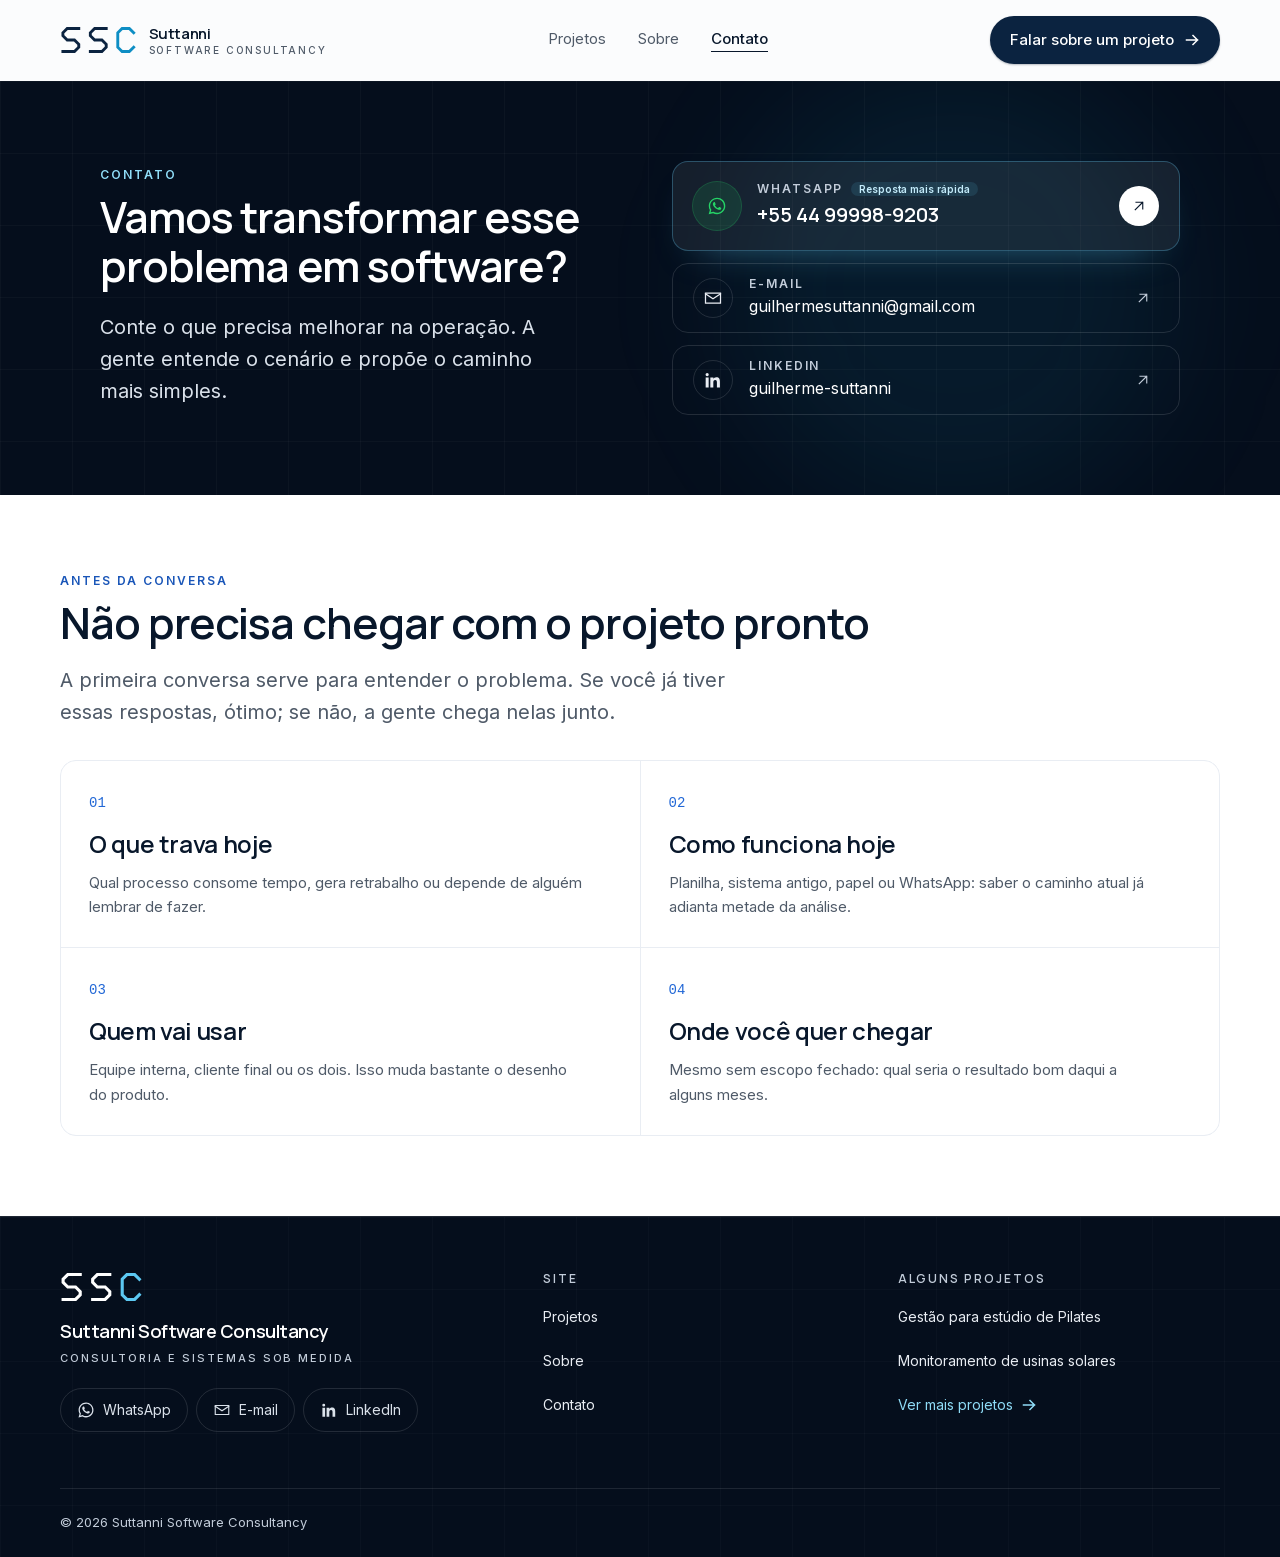
<file: contato/index.html>
<!DOCTYPE html><html lang="pt-BR" class="manrope_9e067a5b-module__vT7MWq__variable inter_2fe1ab3d-module__-T-KAq__variable"><head><meta charSet="utf-8"/><meta name="viewport" content="width=device-width, initial-scale=1"/><link rel="preload" href="/_next/static/media/83afe278b6a6bb3c-s.p.2bn3s6zvc0dyp.woff2" as="font" crossorigin="" type="font/woff2"/><link rel="preload" href="/_next/static/media/a343f882a40d2cc9-s.p.1sj6eobyi31rd.woff2" as="font" crossorigin="" type="font/woff2"/><link rel="stylesheet" href="/_next/static/chunks/3ee8nvfncs0bu.css" data-precedence="next"/><link rel="preload" as="script" fetchPriority="low" href="/_next/static/chunks/3s6nzrbk-8mnv.js"/><script src="/_next/static/chunks/19mx3mg6lkumu.js" async=""></script><script src="/_next/static/chunks/1k__zuwipnzw8.js" async=""></script><script src="/_next/static/chunks/344n2zhqbh4pn.js" async=""></script><script src="/_next/static/chunks/turbopack-17znwwc_v55e2.js" async=""></script><script src="/_next/static/chunks/2_4q1vv5acecj.js" async=""></script><script src="/_next/static/chunks/1dckt2_fr9b4q.js" async=""></script><meta name="theme-color" content="#050e1c"/><meta name="color-scheme" content="light"/><title>Contato | Suttanni Software Consultancy</title><meta name="description" content="Fale com a Suttanni Software Consultancy sobre seu projeto: desenvolvimento de sistemas sob medida, modernização, automação de processos e consultoria tecnológica."/><meta name="application-name" content="Suttanni Software Consultancy"/><meta name="author" content="Suttanni Software Consultancy"/><meta name="keywords" content="software sob medida,desenvolvimento de sistemas,consultoria em tecnologia,automação de processos,modernização de sistemas,sistemas para empresas"/><meta name="creator" content="Suttanni Software Consultancy"/><meta name="publisher" content="Suttanni Software Consultancy"/><meta name="robots" content="index, follow"/><meta name="googlebot" content="index, follow, max-image-preview:large"/><meta name="category" content="technology"/><link rel="canonical" href="https://guisuttanni.github.io/contato/"/><meta property="og:title" content="Contato"/><meta property="og:description" content="Fale com a Suttanni Software Consultancy sobre seu projeto: desenvolvimento de sistemas sob medida, modernização, automação de processos e consultoria tecnológica."/><meta property="og:url" content="https://guisuttanni.github.io/contato/"/><meta property="og:site_name" content="Suttanni Software Consultancy"/><meta property="og:locale" content="pt_BR"/><meta property="og:image" content="https://guisuttanni.github.io/og.png"/><meta property="og:image:width" content="1200"/><meta property="og:image:height" content="630"/><meta property="og:image:alt" content="Contato"/><meta property="og:type" content="website"/><meta name="twitter:card" content="summary_large_image"/><meta name="twitter:title" content="Contato"/><meta name="twitter:description" content="Fale com a Suttanni Software Consultancy sobre seu projeto: desenvolvimento de sistemas sob medida, modernização, automação de processos e consultoria tecnológica."/><meta name="twitter:image" content="https://guisuttanni.github.io/og.png"/><meta name="twitter:image:alt" content="Contato"/><meta name="twitter:image:width" content="1200"/><meta name="twitter:image:height" content="630"/><link rel="icon" href="https://guisuttanni.github.io/icon.svg" type="image/svg+xml"/><link rel="apple-touch-icon" href="https://guisuttanni.github.io/apple-touch-icon.png" sizes="180x180" type="image/png"/><meta name="next-size-adjust" content=""/><noscript><style>.reveal { opacity: 1 !important; transform: none !important; }</style></noscript><script src="/_next/static/chunks/0cz1d0mv5g_q7.js" noModule=""></script></head><body class="min-h-dvh antialiased"><div hidden=""><!--$--><!--/$--></div><a href="#conteudo" class="sr-only rounded-full bg-navy-900 px-5 py-3 text-sm text-white focus:not-sr-only focus:fixed focus:top-4 focus:left-4 focus:z-[60]">Ir para o conteúdo</a><header class="sticky top-0 z-50 border-b transition-[border-color] duration-300 ease-[var(--ease-out-soft)] border-transparent"><div aria-hidden="true" class="absolute inset-0 -z-10 bg-mist-50/85 backdrop-blur-md transition-opacity duration-300 ease-[var(--ease-out-soft)] supports-[backdrop-filter]:bg-mist-50/75 opacity-0"></div><div class="mx-auto w-full max-w-[1240px] px-5 sm:px-8 lg:px-10 "><div class="flex h-16 items-center justify-between gap-4 transition-[height] duration-300 ease-[var(--ease-out-soft)] lg:h-20"><a class="-m-2 rounded-lg p-2" aria-label="Suttanni Software Consultancy, página inicial" href="/"><span class="flex items-center gap-3 "><svg viewBox="0 0 106 36" fill="none" aria-hidden="true" focusable="false" class="h-6 w-auto shrink-0 sm:h-[26px]" shape-rendering="geometricPrecision"><g stroke-width="4" stroke-linecap="square" stroke-linejoin="miter"><path d="M24 2 H8 L2 8 V12 L8 18 H18 L24 24 V28 L18 34 H2" stroke="#0b2340" transform="translate(2 0)"></path><path d="M24 2 H8 L2 8 V12 L8 18 H18 L24 24 V28 L18 34 H2" stroke="#0b2340" transform="translate(40 0)"></path><path d="M24 8 L18 2 H8 L2 8 V28 L8 34 H18 L24 28" stroke="#0e8ec4" transform="translate(78 0)"></path></g></svg><span class="hidden min-w-0 flex-col leading-none lg:flex"><span class="font-display text-[0.9375rem] font-semibold tracking-tight text-navy-900">Suttanni</span><span class="mt-1 text-[0.625rem] font-medium uppercase tracking-[0.18em] text-graphite-500">Software Consultancy</span></span></span></a><nav aria-label="Principal" class="hidden items-center gap-1 md:flex"><a class="group inline-flex min-h-10 items-center rounded-full px-3.5 text-[0.9375rem] transition-colors duration-200 hover:text-navy-900 text-graphite-500" href="/projetos/"><span class="link-line pb-0.5">Projetos</span></a><a class="group inline-flex min-h-10 items-center rounded-full px-3.5 text-[0.9375rem] transition-colors duration-200 hover:text-navy-900 text-graphite-500" href="/sobre/"><span class="link-line pb-0.5">Sobre</span></a><a aria-current="page" class="group inline-flex min-h-10 items-center rounded-full px-3.5 text-[0.9375rem] transition-colors duration-200 hover:text-navy-900 text-navy-900 font-medium" href="/contato/"><span class="link-line pb-0.5" data-active="">Contato</span></a></nav><div class="flex items-center gap-2"><div class="hidden md:block"><a class="group/btn inline-flex items-center justify-center gap-2.5 rounded-full font-medium transition-[background-color,color,border-color,transform,translate,scale,box-shadow] duration-200 ease-[var(--ease-out-soft)] hover:-translate-y-px active:translate-y-0 whitespace-nowrap bg-navy-800 text-white shadow-[0_1px_2px_rgba(8,23,43,0.28)] hover:bg-navy-700 hover:shadow-[0_12px_28px_-12px_rgba(8,23,43,0.7)] min-h-12 px-5 text-[0.9375rem] " href="/contato/">Falar sobre um projeto<svg viewBox="0 0 16 16" fill="none" aria-hidden="true" class="h-4 w-4 transition-transform duration-200 ease-[var(--ease-out-soft)] group-hover/btn:translate-x-1 "><path d="M2.5 8h11m0 0L9 3.5M13.5 8 9 12.5" stroke="currentColor" stroke-width="1.5" stroke-linecap="square"></path></svg></a></div><button type="button" aria-expanded="false" aria-controls="menu-mobile" aria-label="Abrir menu" class="relative -mr-2 flex h-12 w-12 items-center justify-center rounded-full text-navy-900 transition-colors hover:bg-mist-200/70 md:hidden"><span class="sr-only">Abrir menu</span><span aria-hidden="true" class="flex h-4 w-5 flex-col justify-between"><span class="block h-px w-full origin-center bg-current transition-transform duration-300 ease-[var(--ease-out-soft)] "></span><span class="block h-px w-full bg-current transition-opacity duration-200 opacity-100"></span><span class="block h-px w-full origin-center bg-current transition-transform duration-300 ease-[var(--ease-out-soft)] "></span></span></button></div></div></div><div id="menu-mobile" inert="" aria-hidden="true" class="fixed inset-x-0 top-16 bottom-0 z-40 overflow-y-auto border-t border-mist-200 bg-mist-50 transition-[opacity,visibility,transform,translate,scale] duration-300 ease-[var(--ease-out-soft)] md:hidden invisible -translate-y-2 opacity-0"><div class="mx-auto w-full max-w-[1240px] px-5 sm:px-8 lg:px-10 flex min-h-full flex-col pt-6 pb-10"><nav aria-label="Menu" class="flex flex-col"><a class="group flex items-center justify-between border-b border-mist-200 py-5 text-h3 font-display font-semibold text-navy-900 transition-[opacity,transform,translate,scale] duration-500 ease-[var(--ease-out-soft)] translate-y-2 opacity-0" style="transition-delay:0ms" href="/projetos/">Projetos<svg viewBox="0 0 16 16" fill="none" aria-hidden="true" class="h-4 w-4 transition-transform duration-200 ease-[var(--ease-out-soft)] group-hover/btn:translate-x-1 text-graphite-400 transition-transform duration-200 group-hover:translate-x-1"><path d="M2.5 8h11m0 0L9 3.5M13.5 8 9 12.5" stroke="currentColor" stroke-width="1.5" stroke-linecap="square"></path></svg></a><a class="group flex items-center justify-between border-b border-mist-200 py-5 text-h3 font-display font-semibold text-navy-900 transition-[opacity,transform,translate,scale] duration-500 ease-[var(--ease-out-soft)] translate-y-2 opacity-0" style="transition-delay:0ms" href="/sobre/">Sobre<svg viewBox="0 0 16 16" fill="none" aria-hidden="true" class="h-4 w-4 transition-transform duration-200 ease-[var(--ease-out-soft)] group-hover/btn:translate-x-1 text-graphite-400 transition-transform duration-200 group-hover:translate-x-1"><path d="M2.5 8h11m0 0L9 3.5M13.5 8 9 12.5" stroke="currentColor" stroke-width="1.5" stroke-linecap="square"></path></svg></a><a class="group flex items-center justify-between border-b border-mist-200 py-5 text-h3 font-display font-semibold text-navy-900 transition-[opacity,transform,translate,scale] duration-500 ease-[var(--ease-out-soft)] translate-y-2 opacity-0" style="transition-delay:0ms" href="/contato/">Contato<svg viewBox="0 0 16 16" fill="none" aria-hidden="true" class="h-4 w-4 transition-transform duration-200 ease-[var(--ease-out-soft)] group-hover/btn:translate-x-1 text-graphite-400 transition-transform duration-200 group-hover:translate-x-1"><path d="M2.5 8h11m0 0L9 3.5M13.5 8 9 12.5" stroke="currentColor" stroke-width="1.5" stroke-linecap="square"></path></svg></a></nav><div class="mt-8 flex flex-col gap-3"><a class="group/btn inline-flex items-center justify-center gap-2.5 rounded-full font-medium transition-[background-color,color,border-color,transform,translate,scale,box-shadow] duration-200 ease-[var(--ease-out-soft)] hover:-translate-y-px active:translate-y-0 whitespace-nowrap bg-navy-800 text-white shadow-[0_1px_2px_rgba(8,23,43,0.28)] hover:bg-navy-700 hover:shadow-[0_12px_28px_-12px_rgba(8,23,43,0.7)] min-h-13 px-6 text-base sm:min-h-14 sm:px-7 w-full" href="/contato/">Falar sobre um projeto<svg viewBox="0 0 16 16" fill="none" aria-hidden="true" class="h-4 w-4 transition-transform duration-200 ease-[var(--ease-out-soft)] group-hover/btn:translate-x-1 "><path d="M2.5 8h11m0 0L9 3.5M13.5 8 9 12.5" stroke="currentColor" stroke-width="1.5" stroke-linecap="square"></path></svg></a><a href="https://wa.me/5544999989203?text=Ol%C3%A1!%20Conheci%20a%20Suttanni%20Software%20Consultancy%20pelo%20site%20e%20gostaria%20de%20conversar%20sobre%20um%20projeto." class="group/btn inline-flex items-center justify-center gap-2.5 rounded-full font-medium transition-[background-color,color,border-color,transform,translate,scale,box-shadow] duration-200 ease-[var(--ease-out-soft)] hover:-translate-y-px active:translate-y-0 whitespace-nowrap border border-mist-300 bg-white text-navy-900 hover:border-navy-800 hover:shadow-[0_10px_24px_-16px_rgba(8,23,43,0.45)] min-h-13 px-6 text-base sm:min-h-14 sm:px-7 w-full" target="_blank" rel="noopener noreferrer"><svg viewBox="0 0 24 24" fill="currentColor" aria-hidden="true" class="h-5 w-5 text-[#25D366]"><path d="M12.04 2C6.58 2 2.13 6.45 2.13 11.91c0 1.75.46 3.45 1.32 4.95L2 22l5.25-1.38a9.87 9.87 0 0 0 4.79 1.22h.01c5.46 0 9.91-4.45 9.91-9.91 0-2.65-1.03-5.14-2.9-7.01A9.82 9.82 0 0 0 12.04 2Zm0 18.15h-.01a8.2 8.2 0 0 1-4.19-1.15l-.3-.18-3.12.82.83-3.04-.2-.31a8.2 8.2 0 0 1-1.26-4.38c0-4.54 3.7-8.24 8.25-8.24 2.2 0 4.27.86 5.83 2.42a8.19 8.19 0 0 1 2.41 5.83c0 4.54-3.7 8.23-8.24 8.23Zm4.52-6.17c-.25-.12-1.47-.72-1.69-.81-.23-.08-.39-.12-.56.13-.16.24-.64.8-.78.97-.15.16-.29.18-.53.06-.25-.13-1.05-.39-1.99-1.23-.74-.66-1.23-1.47-1.38-1.72-.14-.25-.01-.38.11-.5.11-.11.25-.29.37-.43.12-.15.16-.25.25-.41.08-.17.04-.31-.02-.43-.06-.12-.56-1.34-.76-1.84-.2-.48-.4-.42-.56-.43h-.47c-.17 0-.43.06-.66.31-.22.25-.87.85-.87 2.07 0 1.22.89 2.4 1.02 2.56.12.17 1.75 2.67 4.24 3.74.59.26 1.05.41 1.41.52.59.19 1.13.16 1.56.1.47-.07 1.47-.6 1.67-1.18.21-.58.21-1.07.15-1.18-.06-.11-.23-.17-.48-.29Z"></path></svg>WhatsApp</a></div><div class="mt-auto pt-10"><p class="text-eyebrow font-semibold uppercase text-graphite-400">Contato direto</p><a href="mailto:guilhermesuttanni@gmail.com" class="mt-3 block [overflow-wrap:anywhere] text-[0.9375rem] text-graphite-700 underline-offset-4 hover:underline">guilhermesuttanni@gmail.com</a><a href="https://wa.me/5544999989203?text=Ol%C3%A1!%20Conheci%20a%20Suttanni%20Software%20Consultancy%20pelo%20site%20e%20gostaria%20de%20conversar%20sobre%20um%20projeto." target="_blank" rel="noopener noreferrer" class="mt-1 block text-[0.9375rem] text-graphite-700 underline-offset-4 hover:underline">+55 44 99998-9203</a></div></div></div></header><main id="conteudo"><section id="contato" class="section relative scroll-mt-24 overflow-hidden bg-navy-950 text-white"><div aria-hidden="true" class="ssc-grid grid-drift absolute inset-0 opacity-50"></div><div aria-hidden="true" class="absolute top-1/2 right-[8%] hidden h-[28rem] w-[28rem] -translate-y-1/2 rounded-full bg-signal-500/8 blur-3xl lg:block"></div><div class="mx-auto w-full max-w-[1240px] px-5 sm:px-8 lg:px-10 relative"><div class="mx-auto grid max-w-[1080px] gap-10 lg:grid-cols-2 lg:items-center lg:gap-16"><div class="reveal  "><span class="block text-eyebrow font-semibold uppercase [text-wrap:balance] text-signal-300 ">Contato</span><h1 class="mt-3 text-h2 font-semibold text-white">Vamos transformar esse problema em software?</h1><p class="mt-5 max-w-md text-lead text-mist-300">Conte o que precisa melhorar na operação. A gente entende o cenário e propõe o caminho mais simples.</p></div><ul class="grid gap-3"><li class="reveal  " style="--reveal-delay:80ms"><a href="https://wa.me/5544999989203?text=Ol%C3%A1!%20Conheci%20a%20Suttanni%20Software%20Consultancy%20pelo%20site%20e%20gostaria%20de%20conversar%20sobre%20um%20projeto." target="_blank" rel="noopener noreferrer" class="group relative flex items-center gap-4 rounded-2xl border transition-[background-color,border-color,transform,translate,scale,box-shadow] duration-300 ease-[var(--ease-out-soft)] hover:-translate-y-0.5 border-signal-400/30 bg-white/[0.07] p-4 shadow-[0_18px_40px_-28px_rgba(92,200,242,0.6)] hover:border-signal-400/60 hover:bg-white/10 sm:p-5"><span class="flex shrink-0 items-center justify-center rounded-full h-12 w-12 bg-[#25D366]/12 ring-1 ring-[#25D366]/30"><svg viewBox="0 0 24 24" fill="currentColor" aria-hidden="true" class="h-5 w-5 text-[#25D366]"><path d="M12.04 2C6.58 2 2.13 6.45 2.13 11.91c0 1.75.46 3.45 1.32 4.95L2 22l5.25-1.38a9.87 9.87 0 0 0 4.79 1.22h.01c5.46 0 9.91-4.45 9.91-9.91 0-2.65-1.03-5.14-2.9-7.01A9.82 9.82 0 0 0 12.04 2Zm0 18.15h-.01a8.2 8.2 0 0 1-4.19-1.15l-.3-.18-3.12.82.83-3.04-.2-.31a8.2 8.2 0 0 1-1.26-4.38c0-4.54 3.7-8.24 8.25-8.24 2.2 0 4.27.86 5.83 2.42a8.19 8.19 0 0 1 2.41 5.83c0 4.54-3.7 8.23-8.24 8.23Zm4.52-6.17c-.25-.12-1.47-.72-1.69-.81-.23-.08-.39-.12-.56.13-.16.24-.64.8-.78.97-.15.16-.29.18-.53.06-.25-.13-1.05-.39-1.99-1.23-.74-.66-1.23-1.47-1.38-1.72-.14-.25-.01-.38.11-.5.11-.11.25-.29.37-.43.12-.15.16-.25.25-.41.08-.17.04-.31-.02-.43-.06-.12-.56-1.34-.76-1.84-.2-.48-.4-.42-.56-.43h-.47c-.17 0-.43.06-.66.31-.22.25-.87.85-.87 2.07 0 1.22.89 2.4 1.02 2.56.12.17 1.75 2.67 4.24 3.74.59.26 1.05.41 1.41.52.59.19 1.13.16 1.56.1.47-.07 1.47-.6 1.67-1.18.21-.58.21-1.07.15-1.18-.06-.11-.23-.17-.48-.29Z"></path></svg></span><span class="min-w-0 flex-1"><span class="flex flex-wrap items-center gap-x-2 gap-y-1 text-eyebrow font-semibold uppercase text-mist-400">WhatsApp<span class="rounded-full bg-signal-400/12 px-2 py-0.5 text-[0.625rem] tracking-normal text-signal-200 normal-case">Resposta mais rápida</span></span><span class="mt-1 block [overflow-wrap:anywhere] text-white font-display text-[clamp(1.0625rem,4.4vw,1.25rem)] font-semibold">+55 44 99998-9203</span></span><span aria-hidden="true" class="hidden shrink-0 items-center justify-center rounded-full transition-[background-color,color,transform,translate,scale] duration-300 ease-[var(--ease-out-soft)] min-[400px]:flex h-10 w-10 bg-white text-navy-900 group-hover:translate-x-0.5"><svg viewBox="0 0 24 24" aria-hidden="true" class="h-4.5 w-4.5 transition-transform duration-300 group-hover:-translate-y-px group-hover:translate-x-px" fill="none" stroke="currentColor" stroke-width="1.5" stroke-linecap="square" stroke-linejoin="miter"><path d="M7 17 17 7M8 7h9v9"></path></svg></span></a></li><li class="reveal  " style="--reveal-delay:150ms"><a href="mailto:guilhermesuttanni@gmail.com" class="group relative flex items-center gap-4 rounded-2xl border transition-[background-color,border-color,transform,translate,scale,box-shadow] duration-300 ease-[var(--ease-out-soft)] hover:-translate-y-0.5 border-white/12 px-4 py-3.5 hover:border-white/30 hover:bg-white/5 sm:px-5"><span class="flex shrink-0 items-center justify-center rounded-full h-10 w-10 border border-white/12 text-mist-200"><svg viewBox="0 0 24 24" aria-hidden="true" class="h-5 w-5" fill="none" stroke="currentColor" stroke-width="1.5" stroke-linecap="square" stroke-linejoin="miter"><path d="M3 6h18v12H3z"></path><path d="m3 7 9 6 9-6"></path></svg></span><span class="min-w-0 flex-1"><span class="flex flex-wrap items-center gap-x-2 gap-y-1 text-eyebrow font-semibold uppercase text-mist-400">E-mail</span><span class="mt-1 block [overflow-wrap:anywhere] text-white text-[clamp(0.8125rem,3.6vw,1rem)]">guilhermesuttanni@gmail.com</span></span><span aria-hidden="true" class="hidden shrink-0 items-center justify-center rounded-full transition-[background-color,color,transform,translate,scale] duration-300 ease-[var(--ease-out-soft)] min-[400px]:flex h-8 w-8 text-mist-400 group-hover:text-white"><svg viewBox="0 0 24 24" aria-hidden="true" class="h-4.5 w-4.5 transition-transform duration-300 group-hover:-translate-y-px group-hover:translate-x-px" fill="none" stroke="currentColor" stroke-width="1.5" stroke-linecap="square" stroke-linejoin="miter"><path d="M7 17 17 7M8 7h9v9"></path></svg></span></a></li><li class="reveal  " style="--reveal-delay:220ms"><a href="https://www.linkedin.com/in/guilherme-suttanni" target="_blank" rel="noopener noreferrer" class="group relative flex items-center gap-4 rounded-2xl border transition-[background-color,border-color,transform,translate,scale,box-shadow] duration-300 ease-[var(--ease-out-soft)] hover:-translate-y-0.5 border-white/12 px-4 py-3.5 hover:border-white/30 hover:bg-white/5 sm:px-5"><span class="flex shrink-0 items-center justify-center rounded-full h-10 w-10 border border-white/12 text-mist-200"><svg viewBox="0 0 24 24" fill="currentColor" aria-hidden="true" class="h-5 w-5"><path d="M6.94 5.5a1.94 1.94 0 1 1-3.88 0 1.94 1.94 0 0 1 3.88 0ZM3.2 8.93h3.6V21H3.2V8.93Zm5.85 0h3.45v1.65h.05c.48-.9 1.66-1.86 3.41-1.86 3.65 0 4.33 2.36 4.33 5.44V21h-3.6v-5.9c0-1.41-.03-3.22-2-3.22-2 0-2.3 1.53-2.3 3.11V21h-3.6V8.93Z"></path></svg></span><span class="min-w-0 flex-1"><span class="flex flex-wrap items-center gap-x-2 gap-y-1 text-eyebrow font-semibold uppercase text-mist-400">LinkedIn</span><span class="mt-1 block [overflow-wrap:anywhere] text-white text-[clamp(0.8125rem,3.6vw,1rem)]">guilherme-suttanni</span></span><span aria-hidden="true" class="hidden shrink-0 items-center justify-center rounded-full transition-[background-color,color,transform,translate,scale] duration-300 ease-[var(--ease-out-soft)] min-[400px]:flex h-8 w-8 text-mist-400 group-hover:text-white"><svg viewBox="0 0 24 24" aria-hidden="true" class="h-4.5 w-4.5 transition-transform duration-300 group-hover:-translate-y-px group-hover:translate-x-px" fill="none" stroke="currentColor" stroke-width="1.5" stroke-linecap="square" stroke-linejoin="miter"><path d="M7 17 17 7M8 7h9v9"></path></svg></span></a></li></ul></div></div></section><section class="section bg-white"><div class="mx-auto w-full max-w-[1240px] px-5 sm:px-8 lg:px-10 "><div class="reveal  "><span class="block text-eyebrow font-semibold uppercase [text-wrap:balance] text-accent-700 ">Antes da conversa</span><h2 class="mt-3 text-h2 font-semibold text-navy-900">Não precisa chegar com o projeto pronto</h2><p class="mt-4 max-w-2xl text-lead text-graphite-500">A primeira conversa serve para entender o problema. Se você já tiver essas respostas, ótimo; se não, a gente chega nelas junto.</p></div><ul class="mt-8 grid gap-px overflow-hidden rounded-2xl border border-mist-200 bg-mist-200 sm:grid-cols-2"><li class="reveal  bg-white p-6 sm:p-7"><span class="font-mono text-sm text-accent-600">01</span><h3 class="mt-4 text-h3 font-semibold text-navy-900">O que trava hoje</h3><p class="mt-3 text-[0.9375rem] leading-relaxed text-graphite-500">Qual processo consome tempo, gera retrabalho ou depende de alguém lembrar de fazer.</p></li><li class="reveal  bg-white p-6 sm:p-7" style="--reveal-delay:70ms"><span class="font-mono text-sm text-accent-600">02</span><h3 class="mt-4 text-h3 font-semibold text-navy-900">Como funciona hoje</h3><p class="mt-3 text-[0.9375rem] leading-relaxed text-graphite-500">Planilha, sistema antigo, papel ou WhatsApp: saber o caminho atual já adianta metade da análise.</p></li><li class="reveal  bg-white p-6 sm:p-7" style="--reveal-delay:140ms"><span class="font-mono text-sm text-accent-600">03</span><h3 class="mt-4 text-h3 font-semibold text-navy-900">Quem vai usar</h3><p class="mt-3 text-[0.9375rem] leading-relaxed text-graphite-500">Equipe interna, cliente final ou os dois. Isso muda bastante o desenho do produto.</p></li><li class="reveal  bg-white p-6 sm:p-7" style="--reveal-delay:210ms"><span class="font-mono text-sm text-accent-600">04</span><h3 class="mt-4 text-h3 font-semibold text-navy-900">Onde você quer chegar</h3><p class="mt-3 text-[0.9375rem] leading-relaxed text-graphite-500">Mesmo sem escopo fechado: qual seria o resultado bom daqui a alguns meses.</p></li></ul></div></section><!--$--><!--/$--></main><footer class="relative overflow-hidden border-t border-white/10 bg-navy-950 text-mist-300"><div aria-hidden="true" class="ssc-grid absolute inset-0 opacity-40"></div><div class="mx-auto w-full max-w-[1240px] px-5 sm:px-8 lg:px-10 relative"><div class="grid gap-8 py-10 sm:py-14 lg:grid-cols-[1.4fr_1fr_1fr] lg:gap-8"><div class="max-w-sm"><span class="flex flex-col items-start gap-4 "><svg viewBox="0 0 106 36" fill="none" aria-hidden="true" focusable="false" class="h-7 w-auto" shape-rendering="geometricPrecision"><g stroke-width="4" stroke-linecap="square" stroke-linejoin="miter"><path d="M24 2 H8 L2 8 V12 L8 18 H18 L24 24 V28 L18 34 H2" stroke="#ffffff" transform="translate(2 0)"></path><path d="M24 2 H8 L2 8 V12 L8 18 H18 L24 24 V28 L18 34 H2" stroke="#ffffff" transform="translate(40 0)"></path><path d="M24 8 L18 2 H8 L2 8 V28 L8 34 H18 L24 28" stroke="#5cc8f2" transform="translate(78 0)"></path></g></svg><span class="flex flex-col leading-none"><span class="font-display text-lg font-semibold tracking-tight text-white">Suttanni Software Consultancy</span><span class="mt-2 text-[0.6875rem] font-medium uppercase tracking-[0.18em] text-mist-400 [text-wrap:balance]">Consultoria e sistemas sob medida</span></span></span><div class="mt-6 flex flex-wrap gap-2"><a href="https://wa.me/5544999989203?text=Ol%C3%A1!%20Conheci%20a%20Suttanni%20Software%20Consultancy%20pelo%20site%20e%20gostaria%20de%20conversar%20sobre%20um%20projeto." target="_blank" rel="noopener noreferrer" class="flex h-11 items-center gap-2 rounded-full border border-white/12 px-4 text-sm text-mist-300 transition-colors duration-200 hover:border-white/35 hover:text-white"><svg viewBox="0 0 24 24" fill="currentColor" aria-hidden="true" class="h-4.5 w-4.5"><path d="M12.04 2C6.58 2 2.13 6.45 2.13 11.91c0 1.75.46 3.45 1.32 4.95L2 22l5.25-1.38a9.87 9.87 0 0 0 4.79 1.22h.01c5.46 0 9.91-4.45 9.91-9.91 0-2.65-1.03-5.14-2.9-7.01A9.82 9.82 0 0 0 12.04 2Zm0 18.15h-.01a8.2 8.2 0 0 1-4.19-1.15l-.3-.18-3.12.82.83-3.04-.2-.31a8.2 8.2 0 0 1-1.26-4.38c0-4.54 3.7-8.24 8.25-8.24 2.2 0 4.27.86 5.83 2.42a8.19 8.19 0 0 1 2.41 5.83c0 4.54-3.7 8.23-8.24 8.23Zm4.52-6.17c-.25-.12-1.47-.72-1.69-.81-.23-.08-.39-.12-.56.13-.16.24-.64.8-.78.97-.15.16-.29.18-.53.06-.25-.13-1.05-.39-1.99-1.23-.74-.66-1.23-1.47-1.38-1.72-.14-.25-.01-.38.11-.5.11-.11.25-.29.37-.43.12-.15.16-.25.25-.41.08-.17.04-.31-.02-.43-.06-.12-.56-1.34-.76-1.84-.2-.48-.4-.42-.56-.43h-.47c-.17 0-.43.06-.66.31-.22.25-.87.85-.87 2.07 0 1.22.89 2.4 1.02 2.56.12.17 1.75 2.67 4.24 3.74.59.26 1.05.41 1.41.52.59.19 1.13.16 1.56.1.47-.07 1.47-.6 1.67-1.18.21-.58.21-1.07.15-1.18-.06-.11-.23-.17-.48-.29Z"></path></svg>WhatsApp</a><a href="mailto:guilhermesuttanni@gmail.com" class="flex h-11 items-center gap-2 rounded-full border border-white/12 px-4 text-sm text-mist-300 transition-colors duration-200 hover:border-white/35 hover:text-white"><svg viewBox="0 0 24 24" aria-hidden="true" class="h-4.5 w-4.5" fill="none" stroke="currentColor" stroke-width="1.5" stroke-linecap="square" stroke-linejoin="miter"><path d="M3 6h18v12H3z"></path><path d="m3 7 9 6 9-6"></path></svg>E-mail</a><a href="https://www.linkedin.com/in/guilherme-suttanni" target="_blank" rel="noopener noreferrer" class="flex h-11 items-center gap-2 rounded-full border border-white/12 px-4 text-sm text-mist-300 transition-colors duration-200 hover:border-white/35 hover:text-white"><svg viewBox="0 0 24 24" fill="currentColor" aria-hidden="true" class="h-4.5 w-4.5"><path d="M6.94 5.5a1.94 1.94 0 1 1-3.88 0 1.94 1.94 0 0 1 3.88 0ZM3.2 8.93h3.6V21H3.2V8.93Zm5.85 0h3.45v1.65h.05c.48-.9 1.66-1.86 3.41-1.86 3.65 0 4.33 2.36 4.33 5.44V21h-3.6v-5.9c0-1.41-.03-3.22-2-3.22-2 0-2.3 1.53-2.3 3.11V21h-3.6V8.93Z"></path></svg>LinkedIn</a></div></div><div class="grid grid-cols-2 gap-8 lg:contents"><nav aria-label="Rodapé" class="text-sm"><h2 class="text-eyebrow font-semibold uppercase text-mist-400">Site</h2><ul class="mt-3 space-y-1"><li><a class="inline-flex min-h-10 items-center text-mist-200 transition-colors hover:text-white" href="/projetos/">Projetos</a></li><li><a class="inline-flex min-h-10 items-center text-mist-200 transition-colors hover:text-white" href="/sobre/">Sobre</a></li><li><a class="inline-flex min-h-10 items-center text-mist-200 transition-colors hover:text-white" href="/contato/">Contato</a></li></ul></nav><nav aria-label="Projetos" class="text-sm"><h2 class="text-eyebrow font-semibold uppercase text-mist-400">Alguns projetos</h2><ul class="mt-3 space-y-1"><li><a class="inline-flex min-h-10 items-center text-mist-200 transition-colors hover:text-white" href="/projetos/studio-carlos-lopes/">Gestão para estúdio de Pilates</a></li><li><a class="inline-flex min-h-10 items-center text-mist-200 transition-colors hover:text-white" href="/projetos/g-smart/">Monitoramento de usinas solares</a></li><li><a class="group inline-flex min-h-10 items-center gap-2 text-signal-300 transition-colors hover:text-white" href="/projetos/">Ver mais projetos<svg viewBox="0 0 16 16" fill="none" aria-hidden="true" class="h-4 w-4 transition-transform duration-200 ease-[var(--ease-out-soft)] group-hover/btn:translate-x-1 transition-transform duration-300 group-hover:translate-x-1"><path d="M2.5 8h11m0 0L9 3.5M13.5 8 9 12.5" stroke="currentColor" stroke-width="1.5" stroke-linecap="square"></path></svg></a></li></ul></nav></div></div><div class="border-t border-white/10 py-6 text-[0.8125rem] text-mist-400"><p>© <!-- -->2026<!-- --> <!-- -->Suttanni Software Consultancy</p></div></div></footer><a href="https://wa.me/5544999989203?text=Ol%C3%A1!%20Conheci%20a%20Suttanni%20Software%20Consultancy%20pelo%20site%20e%20gostaria%20de%20conversar%20sobre%20um%20projeto." target="_blank" rel="noopener noreferrer" aria-label="Conversar pelo WhatsApp" tabindex="-1" aria-hidden="true" class="fixed right-4 bottom-4 z-30 flex h-13 items-center gap-2 rounded-full border border-mist-300 bg-white pr-4 pl-3.5 text-[0.9375rem] font-medium text-navy-900 shadow-[0_10px_30px_-12px_rgba(8,23,43,0.45)] transition-[opacity,transform,translate,scale] duration-300 ease-[var(--ease-out-soft)] md:hidden pointer-events-none translate-y-3 opacity-0"><svg viewBox="0 0 24 24" fill="currentColor" aria-hidden="true" class="h-5 w-5 text-[#25D366]"><path d="M12.04 2C6.58 2 2.13 6.45 2.13 11.91c0 1.75.46 3.45 1.32 4.95L2 22l5.25-1.38a9.87 9.87 0 0 0 4.79 1.22h.01c5.46 0 9.91-4.45 9.91-9.91 0-2.65-1.03-5.14-2.9-7.01A9.82 9.82 0 0 0 12.04 2Zm0 18.15h-.01a8.2 8.2 0 0 1-4.19-1.15l-.3-.18-3.12.82.83-3.04-.2-.31a8.2 8.2 0 0 1-1.26-4.38c0-4.54 3.7-8.24 8.25-8.24 2.2 0 4.27.86 5.83 2.42a8.19 8.19 0 0 1 2.41 5.83c0 4.54-3.7 8.23-8.24 8.23Zm4.52-6.17c-.25-.12-1.47-.72-1.69-.81-.23-.08-.39-.12-.56.13-.16.24-.64.8-.78.97-.15.16-.29.18-.53.06-.25-.13-1.05-.39-1.99-1.23-.74-.66-1.23-1.47-1.38-1.72-.14-.25-.01-.38.11-.5.11-.11.25-.29.37-.43.12-.15.16-.25.25-.41.08-.17.04-.31-.02-.43-.06-.12-.56-1.34-.76-1.84-.2-.48-.4-.42-.56-.43h-.47c-.17 0-.43.06-.66.31-.22.25-.87.85-.87 2.07 0 1.22.89 2.4 1.02 2.56.12.17 1.75 2.67 4.24 3.74.59.26 1.05.41 1.41.52.59.19 1.13.16 1.56.1.47-.07 1.47-.6 1.67-1.18.21-.58.21-1.07.15-1.18-.06-.11-.23-.17-.48-.29Z"></path></svg>WhatsApp</a><script type="application/ld+json">{"@context":"https://schema.org","@graph":[{"@type":"ProfessionalService","@id":"https://guisuttanni.github.io/#organizacao","name":"Suttanni Software Consultancy","alternateName":"SSC","url":"https://guisuttanni.github.io","description":"Desenvolvimento de sistemas sob medida, automação e consultoria tecnológica para empresas que querem transformar processos e ideias em soluções digitais.","email":"guilhermesuttanni@gmail.com","telephone":"+5544999989203","areaServed":"BR","availableLanguage":"pt-BR","sameAs":["https://www.linkedin.com/in/guilherme-suttanni"],"knowsAbout":["Desenvolvimento de software sob medida","Modernização de sistemas","Automação de processos","Consultoria tecnológica"]},{"@type":"WebSite","@id":"https://guisuttanni.github.io/#site","url":"https://guisuttanni.github.io","name":"Suttanni Software Consultancy","inLanguage":"pt-BR","publisher":{"@id":"https://guisuttanni.github.io/#organizacao"}}]}</script><script src="/_next/static/chunks/3s6nzrbk-8mnv.js" id="_R_" async=""></script><script>(self.__next_f=self.__next_f||[]).push([0])</script><script>self.__next_f.push([1,"1:\"$Sreact.fragment\"\n3:I[3374,[\"/_next/static/chunks/2_4q1vv5acecj.js\"],\"Header\"]\n4:I[39756,[\"/_next/static/chunks/2_4q1vv5acecj.js\"],\"default\"]\n5:I[37457,[\"/_next/static/chunks/2_4q1vv5acecj.js\"],\"default\"]\n6:I[22016,[\"/_next/static/chunks/2_4q1vv5acecj.js\"],\"\"]\ne:I[68027,[\"/_next/static/chunks/2_4q1vv5acecj.js\"],\"default\",1]\n:HL[\"/_next/static/chunks/3ee8nvfncs0bu.css\",\"style\"]\n:HL[\"/_next/static/media/83afe278b6a6bb3c-s.p.2bn3s6zvc0dyp.woff2\",\"font\",{\"crossOrigin\":\"\",\"type\":\"font/woff2\"}]\n:HL[\"/_next/static/media/a343f882a40d2cc9-s.p.1sj6eobyi31rd.woff2\",\"font\",{\"crossOrigin\":\"\",\"type\":\"font/woff2\"}]\n2:[\"$\",\"style\",null,{\"children\":\".reveal { opacity: 1 !important; transform: none !important; }\"}]\nc:X\n0:{\"P\":null,\"c\":[\"\",\"contato\",\"\"],\"q\":\"\",\"i\":false,\"f\":[[[\"\",{\"children\":[\"contato\",{\"children\":[\"__PAGE__\",{},\"$undefined\",\"$undefined\",4608]},\"$undefined\",\"$undefined\",4608]},\"$undefined\",\"$undefined\",4624],[[\"$\",\"$1\",\"c\",{\"children\":[[[\"$\",\"link\",\"0\",{\"rel\":\"stylesheet\",\"href\":\"/_next/static/chunks/3ee8nvfncs0bu.css\",\"precedence\":\"next\",\"crossOrigin\":\"$undefined\",\"nonce\":\"$undefined\"}],[\"$\",\"script\",\"script-0\",{\"src\":\"/_next/static/chunks/2_4q1vv5acecj.js\",\"async\":true,\"nonce\":\"$undefined\"}]],[\"$\",\"html\",null,{\"lang\":\"pt-BR\",\"className\":\"manrope_9e067a5b-module__vT7MWq__variable inter_2fe1ab3d-module__-T-KAq__variable\",\"children\":[[\"$\",\"head\",null,{\"children\":[\"$\",\"noscript\",null,{\"children\":\"$2\"}]}],[\"$\",\"body\",null,{\"className\":\"min-h-dvh antialiased\",\"children\":[[\"$\",\"a\",null,{\"href\":\"#conteudo\",\"className\":\"sr-only rounded-full bg-navy-900 px-5 py-3 text-sm text-white focus:not-sr-only focus:fixed focus:top-4 focus:left-4 focus:z-[60]\",\"children\":\"Ir para o conteúdo\"}],[\"$\",\"$L3\",null,{}],[\"$\",\"main\",null,{\"id\":\"conteudo\",\"children\":[\"$\",\"$L4\",null,{\"parallelRouterKey\":\"children\",\"error\":\"$undefined\",\"errorStyles\":\"$undefined\",\"errorScripts\":\"$undefined\",\"template\":[\"$\",\"$L5\",null,{}],\"templateStyles\":\"$undefined\",\"templateScripts\":\"$undefined\",\"notFound\":[[\"$\",\"section\",null,{\"className\":\"relative overflow-hidden bg-navy-950 py-20 text-white sm:py-28\",\"children\":[[\"$\",\"div\",null,{\"aria-hidden\":\"true\",\"className\":\"ssc-grid absolute inset-0 opacity-50\"}],[\"$\",\"div\",null,{\"className\":\"mx-auto w-full max-w-[1240px] px-5 sm:px-8 lg:px-10 relative\",\"children\":[\"$\",\"div\",null,{\"className\":\"max-w-xl\",\"children\":[[\"$\",\"svg\",null,{\"viewBox\":\"0 0 106 36\",\"fill\":\"none\",\"aria-hidden\":\"true\",\"focusable\":\"false\",\"className\":\"h-7 w-auto\",\"shapeRendering\":\"geometricPrecision\",\"children\":[\"$\",\"g\",null,{\"strokeWidth\":4,\"strokeLinecap\":\"square\",\"strokeLinejoin\":\"miter\",\"children\":[[\"$\",\"path\",null,{\"d\":\"M24 2 H8 L2 8 V12 L8 18 H18 L24 24 V28 L18 34 H2\",\"stroke\":\"#ffffff\",\"transform\":\"translate(2 0)\"}],[\"$\",\"path\",null,{\"d\":\"M24 2 H8 L2 8 V12 L8 18 H18 L24 24 V28 L18 34 H2\",\"stroke\":\"#ffffff\",\"transform\":\"translate(40 0)\"}],[\"$\",\"path\",null,{\"d\":\"M24 8 L18 2 H8 L2 8 V28 L8 34 H18 L24 28\",\"stroke\":\"#5cc8f2\",\"transform\":\"translate(78 0)\"}]]}]}],[\"$\",\"p\",null,{\"className\":\"mt-10 font-mono text-sm text-accent-400\",\"children\":\"404\"}],[\"$\",\"h1\",null,{\"className\":\"mt-4 text-h1 font-semibold text-white\",\"children\":\"Essa página não existe.\"}],[\"$\",\"p\",null,{\"className\":\"mt-5 text-lead text-mist-300\",\"children\":\"O endereço pode ter mudado. Os projetos e as informações da SSC continuam logo aqui.\"}],[\"$\",\"div\",null,{\"className\":\"mt-9 flex flex-col gap-3 sm:flex-row\",\"children\":[[\"$\",\"$L6\",null,{\"href\":\"/\",\"className\":\"group/btn inline-flex items-center justify-center gap-2.5 rounded-full font-medium transition-[background-color,color,border-color,transform,translate,scale,box-shadow] duration-200 ease-[var(--ease-out-soft)] hover:-translate-y-px active:translate-y-0 whitespace-nowrap bg-white text-navy-900 shadow-[0_8px_30px_-16px_rgba(0,0,0,0.8)] hover:shadow-[0_0_0_4px_rgb(92_200_242/0.18),0_14px_34px_-14px_rgba(0,0,0,0.85)] min-h-13 px-6 text-base sm:min-h-14 sm:px-7 \",\"children\":[\"Voltar para a home\",[\"$\",\"svg\",null,{\"viewBox\":\"0 0 16 16\",\"fill\":\"none\",\"aria-hidden\":\"true\",\"className\":\"h-4 w-4 transition-transform duration-200 ease-[var(--ease-out-soft)] group-hover/btn:translate-x-1 \",\"children\":[\"$\",\"path\",null,{\"d\":\"M2.5 8h11m0 0L9 3.5M13.5 8 9 12.5\",\"stroke\":\"currentColor\",\"strokeWidth\":\"1.5\",\"strokeLinecap\":\"square\"}]}]]}],[\"$\",\"$L6\",null,{\"href\":\"/projetos\",\"className\":\"group/btn inline-flex items-center justify-center gap-2.5 rounded-full font-medium transition-[background-color,color,border-color,transform,translate,scale,box-shadow] duration-200 ease-[var(--ease-out-soft)] hover:-translate-y-px active:translate-y-0 whitespace-nowrap border border-white/25 text-white hover:border-signal-300/70 hover:bg-white/5 min-h-13 px-6 text-base sm:min-h-14 sm:px-7 \",\"children\":\"Ver os projetos\"}]]}]]}]}]]}],[]],\"forbidden\":\"$undefined\",\"unauthorized\":\"$undefined\"}]}],[\"$\",\"footer\",null,{\"className\":\"relative overflow-hidden border-t border-white/10 bg-navy-950 text-mist-300\",\"children\":[[\"$\",\"div\",null,{\"aria-hidden\":\"true\",\"className\":\"ssc-grid absolute inset-0 opacity-40\"}],\"$L7\"]}],\"$L8\",\"$L9\"]}]]}]]}],{\"children\":[\"$La\",{\"children\":[\"$Lb\",{},null,false,null]},null,false,\"$c\"]},null,false,null],\"$Ld\",false]],\"m\":\"$undefined\",\"G\":[\"$e\",[\"$Lf\"]],\"S\":true,\"h\":null,\"r\":\"$undefined\",\"s\":\"$undefined\",\"a\":\"$undefined\",\"l\":\"$undefined\",\"p\":\"$undefined\",\"d\":\"$undefined\",\"b\":\"zZ88_gp-fIUniv4BqXFcQ\"}\n13:I[14167,[\"/_next/static/chunks/2_4q1vv5acecj.js\"],\"WhatsAppFab\"]\n14:I[49005,[\"/_next/static/chunks/2_4q1vv5acecj.js\",\"/_next/static/chunks/1dckt2_fr9b4q.js\"],\"Reveal\"]\n1b:I[97367,[\"/_next/static/chunks/2_4q1vv5acecj.js\"],\"ViewportBoundary\"]\n1d:I[97367,[\"/_next/static/chunks/2_4q1vv5acecj.js\"],\"MetadataBoundary\"]\n1e:\"$Sreact.suspense\"\n7:[\"$\",\"div\",null,{\"className\":\"mx-auto w-full max-w-[1240px] px-5 sm:px-8 lg:px-10 relative\",\"children\":[[\"$\",\"div\",null,{\"className\":\"grid gap-8 py-10 sm:py-14 lg:grid-cols-[1.4fr_1fr_1fr] lg:gap-8\",\"children\":[[\"$\",\"div\",null,{\"className\":\"max-w-sm\",\"children\":[[\"$\",\"span\",null,{\"className\":\"flex flex-col items-start gap-4 \",\"children\":[[\"$\",\"svg\",null,{\"viewBox\":\"0 0 106 36\",\"fill\":\"none\",\"aria-hidden\":\"true\",\"focusable\":\"false\",\"className\":\"h-7 w-auto\",\"shapeRendering\":\"geometricPrecision\",\"children\":[\"$\",\"g\",null,{\"strokeWidth\":4,\"strokeLinecap\":\"square\",\"strokeLinejoin\":\"miter\",\"children\":[[\"$\",\"path\",null,{\"d\":\"M24 2 H8 L2 8 V12 L8 18 H18 L24 24 V28 L18 34 H2\",\"stroke\":\"#ffffff\",\"transform\":\"translate(2 0)\"}],[\"$\",\"path\",null,{\"d\":\"M24 2 H8 L2 8 V12 L8 18 H18 L24 24 V28 L18 34 H2\",\"stroke\":\"#ffffff\",\"transform\":\"translate(40 0)\"}],[\"$\",\"path\",null,{\"d\":\"M24 8 L18 2 H8 L2 8 V28 L8 34 H18 L24 28\",\"stroke\":\"#5cc8f2\",\"transform\":\"translate(78 0)\"}]]}]}],[\"$\",\"span\",null,{\"className\":\"flex flex-col leading-none\",\"children\":[[\"$\",\"span\",null,{\"className\":\"font-display text-lg font-semibold tracking-tight text-white\",\"children\":\"Suttanni Software Consultancy\"}],[\"$\",\"span\",null,{\"className\":\"mt-2 text-[0.6875rem] font-medium uppercase tracking-[0.18em] text-mist-400 [text-wrap:balance]\",\"children\":\"Consultoria e sistemas sob medida\"}]]}]]}],[\"$\",\"div\",null,{\"className\":\"mt-6 flex flex-wrap gap-2\",\"children\":[[\"$\",\"a\",\"WhatsApp\",{\"href\":\"https://wa.me/5544999989203?text=Ol%C3%A1!%20Conheci%20a%20Suttanni%20Software%20Consultancy%20pelo%20site%20e%20gostaria%20de%20conversar%20sobre%20um%20projeto.\",\"target\":\"_blank\",\"rel\":\"noopener noreferrer\",\"className\":\"flex h-11 items-center gap-2 rounded-full border border-white/12 px-4 text-sm text-mist-300 transition-colors duration-200 hover:border-white/35 hover:text-white\",\"children\":[[\"$\",\"svg\",null,{\"viewBox\":\"0 0 24 24\",\"fill\":\"currentColor\",\"aria-hidden\":\"true\",\"className\":\"h-4.5 w-4.5\",\"children\":[\"$\",\"path\",null,{\"d\":\"M12.04 2C6.58 2 2.13 6.45 2.13 11.91c0 1.75.46 3.45 1.32 4.95L2 22l5.25-1.38a9.87 9.87 0 0 0 4.79 1.22h.01c5.46 0 9.91-4.45 9.91-9.91 0-2.65-1.03-5.14-2.9-7.01A9.82 9.82 0 0 0 12.04 2Zm0 18.15h-.01a8.2 8.2 0 0 1-4.19-1.15l-.3-.18-3.12.82.83-3.04-.2-.31a8.2 8.2 0 0 1-1.26-4.38c0-4.54 3.7-8.24 8.25-8.24 2.2 0 4.27.86 5.83 2.42a8.19 8.19 0 0 1 2.41 5.83c0 4.54-3.7 8.23-8.24 8.23Zm4.52-6.17c-.25-.12-1.47-.72-1.69-.81-.23-.08-.39-.12-.56.13-.16.24-.64.8-.78.97-.15.16-.29.18-.53.06-.25-.13-1.05-.39-1.99-1.23-.74-.66-1.23-1.47-1.38-1.72-.14-.25-.01-.38.11-.5.11-.11.25-.29.37-.43.12-.15.16-.25.25-.41.08-.17.04-.31-.02-.43-.06-.12-.56-1.34-.76-1.84-.2-.48-.4-.42-.56-.43h-.47c-.17 0-.43.06-.66.31-.22.25-.87.85-.87 2.07 0 1.22.89 2.4 1.02 2.56.12.17 1.75 2.67 4.24 3.74.59.26 1.05.41 1.41.52.59.19 1.13.16 1.56.1.47-.07 1.47-.6 1.67-1.18.21-.58.21-1.07.15-1.18-.06-.11-.23-.17-.48-.29Z\"}]}],\"WhatsApp\"]}],[\"$\",\"a\",\"E-mail\",{\"href\":\"mailto:guilhermesuttanni@gmail.com\",\"target\":\"$undefined\",\"rel\":\"$undefined\",\"className\":\"flex h-11 items-center gap-2 rounded-full border border-white/12 px-4 text-sm text-mist-300 transition-colors duration-200 hover:border-white/35 hover:text-white\",\"children\":[[\"$\",\"svg\",null,{\"viewBox\":\"0 0 24 24\",\"aria-hidden\":\"true\",\"className\":\"h-4.5 w-4.5\",\"fill\":\"none\",\"stroke\":\"currentColor\",\"strokeWidth\":1.5,\"strokeLinecap\":\"square\",\"strokeLinejoin\":\"miter\",\"children\":[[\"$\",\"path\",null,{\"d\":\"M3 6h18v12H3z\"}],[\"$\",\"path\",null,{\"d\":\"m3 7 9 6 9-6\"}]]}],\"E-mail\"]}],[\"$\",\"a\",\"LinkedIn\",{\"href\":\"https://www.linkedin.com/in/guilherme-suttanni\",\"target\":\"_blank\",\"rel\":\"noopener noreferrer\",\"className\":\"flex h-11 items-center gap-2 rounded-full border border-white/12 px-4 text-sm text-mist-300 transition-colors duration-200 hover:border-white/35 hover:text-white\",\"children\":[[\"$\",\"svg\",null,{\"viewBox\":\"0 0 24 24\",\"fill\":\"currentColor\",\"aria-hidden\":\"true\",\"className\":\"h-4.5 w-4.5\",\"children\":\"$L10\"}],\"LinkedIn\"]}]]}]]}],\"$L11\"]}],\"$L12\"]}]\n8:[\"$\",\"$L13\",null,{}]\n9:[\"$\",\"script\",null,{\"type\":\"application/ld+json\",\"dangerouslySetInnerHTML\":{\"__html\":\"{\\\"@context\\\":\\\"https://schema.org\\\",\\\"@graph\\\":[{\\\"@type\\\":\\\"ProfessionalService\\\",\\\"@id\\\":\\\"https://guisuttanni.github.io/#organizacao\\\",\\\"name\\\":\\\"Suttanni Software Consultancy\\\",\\\"alternateName\\\":\\\"SSC\\\",\\\"url\\\":\\\"https://guisuttanni.github.io\\\",\\\"description\\\":\\\"Desenvolvimento de sistemas sob medida, automação e consultoria tecnológica para empresas que querem transformar processos e ideias em soluções digitais.\\\",\\\"email\\\":\\\"guilhermesuttanni@gmail.com\\\",\\\"telephone\\\":\\\"+5544999989203\\\",\\\"areaServed\\\":\\\"BR\\\",\\\"availableLanguage\\\":\\\"pt-BR\\\",\\\"sameAs\\\":[\\\"https://www.linkedin.com/in/guilherme-suttanni\\\"],\\\"knowsAbout\\\":[\\\"Desenvolvimento de software sob medida\\\",\\\"Modernização de sistemas\\\",\\\"Automação de processos\\\",\\\"Consultoria tecnológica\\\"]},{\\\"@type\\\":\\\"WebSite\\\",\\\"@id\\\":\\\"https://guisuttanni.github.io/#site\\\",\\\"url\\\":\\\"https://guisuttanni.github.io\\\",\\\"name\\\":\\\"Suttanni Software Consultancy\\\",\\\"inLanguage\\\":\\\"pt-BR\\\",\\\"publisher\\\":{\\\"@id\\\":\\\"https://guisuttanni.github.io/#organizacao\\\"}}]}\"}}]\na:[\"$\",\"$1\",\"c\",{\"children\":[null,[\"$\",\"$L4\",null,{\"parallelRouterKey\":\"children\",\"error\":\"$undefined\",\"errorStyles\":\"$undefined\",\"errorScripts\":\"$undefined\",\"template\":[\"$\",\"$L5\",null,{}],\"templateStyles\":\"$undefined\",\"templateScripts\":\"$undefined\",\"notFound\":\"$undefined\",\"forbidden\":\"$undefined\",\"unauthorized\":\"$undefined\"}]]}]\nb:[\"$\",\"$1\",\"c\",{\"children\":[[[\"$\",\"section\",null,{\"id\":\"contato\",\"className\":\"section relative scroll-mt-24 overflow-hidden bg-navy-950 text-white\",\"children\":[[\"$\",\"div\",null,{\"aria-hidden\":\"true\",\"className\":\"ssc-grid grid-drift absolute inset-0 opacity-50\"}],[\"$\",\"div\",null,{\"aria-hidden\":\"true\",\"className\":\"absolute top-1/2 right-[8%] hidden h-[28rem] w-[28rem] -translate-y-1/2 rounded-full bg-signal-500/8 blur-3xl lg:block\"}],[\"$\",\"div\",null,{\"className\":\"mx-auto w-full max-w-[1240px] px-5 sm:px-8 lg:px-10 relative\",\"children\":[\"$\",\"div\",null,{\"className\":\"mx-auto grid max-w-[1080px] gap-10 lg:grid-cols-2 lg:items-center lg:gap-16\",\"children\":[[\"$\",\"$L14\",null,{\"children\":[[\"$\",\"span\",null,{\"className\":\"block text-eyebrow font-semibold uppercase [text-wrap:balance] text-signal-300 \",\"children\":\"Contato\"}],[\"$\",\"h1\",null,{\"className\":\"mt-3 text-h2 font-semibold text-white\",\"children\":\"Vamos transformar esse problema em software?\"}],[\"$\",\"p\",null,{\"className\":\"mt-5 max-w-md text-lead text-mist-300\",\"children\":\"Conte o que precisa melhorar na operação. A gente entende o cenário e propõe o caminho mais simples.\"}]]}],[\"$\",\"ul\",null,{\"className\":\"grid gap-3\",\"children\":[[\"$\",\"$L14\",\"WhatsApp\",{\"as\":\"li\",\"delay\":80,\"children\":[\"$\",\"a\",null,{\"href\":\"https://wa.me/5544999989203?text=Ol%C3%A1!%20Conheci%20a%20Suttanni%20Software%20Consultancy%20pelo%20site%20e%20gostaria%20de%20conversar%20sobre%20um%20projeto.\",\"target\":\"_blank\",\"rel\":\"noopener noreferrer\",\"className\":\"group relative flex items-center gap-4 rounded-2xl border transition-[background-color,border-color,transform,translate,scale,box-shadow] duration-300 ease-[var(--ease-out-soft)] hover:-translate-y-0.5 border-signal-400/30 bg-white/[0.07] p-4 shadow-[0_18px_40px_-28px_rgba(92,200,242,0.6)] hover:border-signal-400/60 hover:bg-white/10 sm:p-5\",\"children\":[[\"$\",\"span\",null,{\"className\":\"flex shrink-0 items-center justify-center rounded-full h-12 w-12 bg-[#25D366]/12 ring-1 ring-[#25D366]/30\",\"children\":[\"$\",\"svg\",null,{\"viewBox\":\"0 0 24 24\",\"fill\":\"currentColor\",\"aria-hidden\":\"true\",\"className\":\"h-5 w-5 text-[#25D366]\",\"children\":[\"$\",\"path\",null,{\"d\":\"M12.04 2C6.58 2 2.13 6.45 2.13 11.91c0 1.75.46 3.45 1.32 4.95L2 22l5.25-1.38a9.87 9.87 0 0 0 4.79 1.22h.01c5.46 0 9.91-4.45 9.91-9.91 0-2.65-1.03-5.14-2.9-7.01A9.82 9.82 0 0 0 12.04 2Zm0 18.15h-.01a8.2 8.2 0 0 1-4.19-1.15l-.3-.18-3.12.82.83-3.04-.2-.31a8.2 8.2 0 0 1-1.26-4.38c0-4.54 3.7-8.24 8.25-8.24 2.2 0 4.27.86 5.83 2.42a8.19 8.19 0 0 1 2.41 5.83c0 4.54-3.7 8.23-8.24 8.23Zm4.52-6.17c-.25-.12-1.47-.72-1.69-.81-.23-.08-.39-.12-.56.13-.16.24-.64.8-.78.97-.15.16-.29.18-.53.06-.25-.13-1.05-.39-1.99-1.23-.74-.66-1.23-1.47-1.38-1.72-.14-.25-.01-.38.11-.5.11-.11.25-.29.37-.43.12-.15.16-.25.25-.41.08-.17.04-.31-.02-.43-.06-.12-.56-1.34-.76-1.84-.2-.48-.4-.42-.56-.43h-.47c-.17 0-.43.06-.66.31-.22.25-.87.85-.87 2.07 0 1.22.89 2.4 1.02 2.56.12.17 1.75 2.67 4.24 3.74.59.26 1.05.41 1.41.52.59.19 1.13.16 1.56.1.47-.07 1.47-.6 1.67-1.18.21-.58.21-1.07.15-1.18-.06-.11-.23-.17-.48-.29Z\"}]}]}],[\"$\",\"span\",null,{\"className\":\"min-w-0 flex-1\",\"children\":[[\"$\",\"span\",null,{\"className\":\"flex flex-wrap items-center gap-x-2 gap-y-1 text-eyebrow font-semibold uppercase text-mist-400\",\"children\":[\"WhatsApp\",[\"$\",\"span\",null,{\"className\":\"rounded-full bg-signal-400/12 px-2 py-0.5 text-[0.625rem] tracking-normal text-signal-200 normal-case\",\"children\":\"Resposta mais rápida\"}]]}],[\"$\",\"span\",null,{\"className\":\"mt-1 block [overflow-wrap:anywhere] text-white font-display text-[clamp(1.0625rem,4.4vw,1.25rem)] font-semibold\",\"children\":\"+55 44 99998-9203\"}]]}],[\"$\",\"span\",null,{\"aria-hidden\":\"true\",\"className\":\"hidden shrink-0 items-center justify-center rounded-full transition-[background-color,color,transform,translate,scale] duration-300 ease-[var(--ease-out-soft)] min-[400px]:flex h-10 w-10 bg-white text-navy-900 group-hover:translate-x-0.5\",\"children\":\"$L15\"}]]}]}],\"$L16\",\"$L17\"]}]]}]}]]}],\"$L18\"],[\"$L19\"],\"$L1a\"]}]\nd:[\"$\",\"$1\",\"h\",{\"children\":[null,[\"$\",\"$L1b\",null,{\"children\":\"$L1c\"}],[\"$\",\"div\",null,{\"hidden\":true,\"children\":[\"$\",\"$L1d\",null,{\"children\":[\"$\",\"$1e\",null,{\"name\":\"Next.Metadata\",\"children\":\"$L1f\"}]}]}],[\"$\",\"meta\",null,{\"name\":\"next-size-adjust\",\"content\":\"\"}]]}]\nf:[\"$\",\"link\",\"0\",{\"rel\":\"stylesheet\",\"href\":\"/_next/static/chunks/3ee8nvfncs0bu.css\",\"precedence\":\"next\",\"crossOrigin\":\"$undefined\",\"nonce\":\"$undefined\"}]\n20:I[97367,[\"/_next/static/chunks/2_4q1vv5acecj.js\"],\"OutletBoundary\"]\nc:C\n10:[\"$\",\"path\",null,{\"d\":\"M6.94 5.5a1.94 1.94 0 1 1-3.88 0 1.94 1.94 0 0 1 3.88 0ZM3.2 8.93h3.6V21H3.2V8.93Zm5.85 0h3.45v1.65h.05c.48-.9 1.66-1.86 3.41-1.86 3.65 0 4.33 2.36 4.33 5.44V21h-3.6v-5.9c0-1.41-.03-3.22-2-3.22-2 0-2.3 1.53-2.3 3.11V21h-3.6V8.93Z\"}]\n11:[\"$\",\"div\",null,{\"className\":\"grid grid-cols-2 gap-8 lg:contents\",\"children\":[[\"$\",\"nav\",null,{\"aria-label\":\"Rodapé\",\"className\":\"text-sm\",\"children\":[[\"$\",\"h2\",null,{\"className\":\"text-eyebrow font-semibold uppercase text-mist-400\",\"children\":\"Site\"}],[\"$\",\"ul\",null,{\"className\":\"mt-3 space-y-1\",\"children\":[[\"$\",\"li\",\"/projetos\",{\"children\":[\"$\",\"$L6\",null,{\"href\":\"/projetos\",\"className\":\"inline-flex min-h-10 items-center text-mist-200 transition-colors hover:text-white\",\"children\":\"Projetos\"}]}],[\"$\",\"li\",\"/sobre\",{\"children\":[\"$\",\"$L6\",null,{\"href\":\"/sobre\",\"className\":\"inline-flex min-h-10 items-center text-mist-200 transition-colors hover:text-white\",\"children\":\"Sobre\"}]}],[\"$\",\"li\",\"/contato\",{\"children\":[\"$\",\"$L6\",null,{\"href\":\"/contato\",\"className\":\"inline-flex min-h-10 items-center text-mist-200 transition-colors hover:text-white\",\"children\":\"Contato\"}]}]]}]]}],[\"$\",\"nav\",null,{\"aria-label\":\"Projetos\",\"className\":\"text-sm\",\"children\":[[\"$\",\"h2\",null,{\"className\":\"text-eyebrow font-semibold uppercase text-mist-400\",\"children\":\"Alguns projetos\"}],[\"$\",\"ul\",null,{\"className\":\"mt-3 space-y-1\",\"children\":[[[\"$\",\"li\",\"studio-carlos-lopes\",{\"children\":[\"$\",\"$L6\",null,{\"href\":\"/projetos/studio-carlos-lopes\",\"className\":\"inline-flex min-h-10 items-center text-mist-200 transition-colors hover:text-white\",\"children\":\"Gestão para estúdio de Pilates\"}]}],[\"$\",\"li\",\"g-smart\",{\"children\":[\"$\",\"$L6\",null,{\"href\":\"/projetos/g-smart\",\"className\":\"inline-flex min-h-10 items-center text-mist-200 transition-colors hover:text-white\",\"children\":\"Monitoramento de usinas solares\"}]}]],[\"$\",\"li\",null,{\"children\":[\"$\",\"$L6\",null,{\"href\":\"/projetos\",\"className\":\"group inline-flex min-h-10 items-center gap-2 text-signal-300 transition-colors hover:text-white\",\"children\":[\"Ver mais projetos\",[\"$\",\"svg\",null,{\"viewBox\":\"0 0 16 16\",\"fill\":\"none\",\"aria-hidden\":\"true\",\"className\":\"h-4 w-4 transition-transform duration-200 ease-[var(--ease-out-soft)] group-hover/btn:translate-x-1 transition-transform duration-300 group-hover:translate-x-1\",\"children\":[\"$\",\"path\",null,{\"d\":\"M2.5 8h11m0 0L9 3.5M13.5 8 9 12.5\",\"stroke\":\"currentColor\",\"strokeWidth\":\"1.5\",\"strokeLinecap\":\"square\"}]}]]}]}]]}]]}]]}]\n12:[\"$\",\"div\",null,{\"className\":\"border-t border-white/10 py-6 text-[0.8125rem] text-mist-400\",\"children\":[\"$\",\"p\",null,{\"children\":[\"© \",2026,\" \",\"Suttanni Software Consultancy\"]}]}]\n15:[\"$\",\"svg\",null,{\"viewBox\":\"0 0 24 24\",\"aria-hidden\":\"true\",\"className\":\"h-4.5 w-4.5 transition-transform duration-300 group-hover:-translate-y-px group-hover:translate-x-px\",\"fill\":\"none\",\"stroke\":\"currentColor\",\"strokeWidth\":1.5,\"strokeLinecap\":\"square\",\"strokeLinejoin\":\"miter\",\"children\":[\"$\",\"path\",null,{\"d\":\"M7 17 17 7M8 7h9v9\"}]}]\n16:[\"$\",\"$L14\",\"E-mail\",{\"as\":\"li\",\"delay\":150,\"children\":[\"$\",\"a\",null,{\"href\":\"mailto:guilhermesuttanni@gmail.com\",\"target\":\"$undefined\",\"rel\":\"$undefined\",\"className\":\"group relative flex items-center gap-4 rounded-2xl border transition-[background-color,border-color,transform,translate,scale,box-shadow] duration-300 ease-[var(--ease-out-soft)] hover:-translate-y-0.5 border-white/12 px-4 py-3.5 hover:border-white/30 hover:bg-white/5 sm:px-5\",\"children\":[[\"$\",\"span\",null,{\"className\":\"flex shrink-0 items-center justify-center rounded-full h-10 w-10 border border-white/12 text-mist-200\",\"children\":[\"$\",\"svg\",null,{\"viewBox\":\"0 0 24 24\",\"aria-hidden\":\"true\",\"className\":\"h-5 w-5\",\"fill\":\"none\",\"stroke\":\"currentColor\",\"strokeWidth\":1.5,\"strokeLinecap\":\"square\",\"strokeLinejoin\":\"miter\",\"children\":[[\"$\",\"path\",null,{\"d\":\"M3 6h18v12H3z\"}],[\"$\",\"path\",null,{\"d\":\"m3 7 9 6 9-6\"}]]}]}],[\"$\",\"span\",null,{\"className\":\"min-w-0 flex-1\",\"children\":[[\"$\",\"span\",null,{\"className\":\"flex flex-wrap items-center gap-x-2 gap-y-1 text-eyebrow font-semibold uppercase text-mist-400\",\"children\":[\"E-mail\",null]}],[\"$\",\"span\",null,{\"className\":\"mt-1 block [overflow-wrap:anywhere] text-white text-[clamp(0.8125rem,3.6vw,1rem)]\",\"children\":\"guilhermesuttanni@gmail.com\"}]]}],[\"$\",\"span\",null,{\"aria-hidden\":\"true\",\"className\":\"hidden shrink-0 items-center justify-center rounded-full transition-[background-color,color,transform,translate,scale] duration-300 ease-[var(--ease-out-soft)] min-[400px]:flex h-8 w-8 text-mist-400 group-hover:text-white\",\"children\":[\"$\",\"svg\",null,{\"viewBox\":\"0 0 24 24\",\"aria-hidden\":\"true\",\"className\":\"h-4.5 w-4.5 transition-transform duration-300 group-hover:-translate-y-px group-hover:translate-x-px\",\"fill\":\"none\",\"stroke\":\"currentColor\",\"strokeWidth\":1.5,\"strokeLinecap\":\"square\",\"strokeLinejoin\":\"miter\",\"children\":[\"$\",\"path\",null,{\"d\":\"M7 17 17 7M8 7h9v9\"}]}]}]]}]}]\n17:[\"$\",\"$L14\",\"LinkedIn\",{\"as\":\"li\",\"delay\":220,\"children\":[\"$\",\"a\",null,{\"href\":\"https://www.linkedin.com/in/guilherme-suttanni\",\"target\":\"_blank\",\"rel\":\"noopener noreferrer\",\"className\":\"group relative flex items-center gap-4 rounded-2xl border transition-[background-color,border-color,transform,translate,scale,box-shadow] duration-300 ease-[var(--ease-out-soft)] hover:-translate-y-0.5 border-white/12 px-4 py-3.5 hover:border-white/30 hover:bg-white/5 sm:px-5\",\"children\":[[\"$\",\"span\",null,{\"className\":\"flex shrink-0 items-center justify-center rounded-full h-10 w-10 border border-white/12 text-mist-200\",\"children\":[\"$\",\"svg\",null,{\"viewBox\":\"0 0 24 24\",\"fill\":\"currentColor\",\"aria-hidden\":\"true\",\"className\":\"h-5 w-5\",\"children\":[\"$\",\"path\",null,{\"d\":\"M6.94 5.5a1.94 1.94 0 1 1-3.88 0 1.94 1.94 0 0 1 3.88 0ZM3.2 8.93h3.6V21H3.2V8.93Zm5.85 0h3.45v1.65h.05c.48-.9 1.66-1.86 3.41-1.86 3.65 0 4.33 2.36 4.33 5.44V21h-3.6v-5.9c0-1.41-.03-3.22-2-3.22-2 0-2.3 1.53-2.3 3.11V21h-3.6V8.93Z\"}]}]}],[\"$\",\"span\",null,{\"className\":\"min-w-0 flex-1\",\"children\":[[\"$\",\"span\",null,{\"className\":\"flex flex-wrap items-center gap-x-2 gap-y-1 text-eyebrow font-semibold uppercase text-mist-400\",\"children\":[\"LinkedIn\",null]}],[\"$\",\"span\",null,{\"className\":\"mt-1 block [overflow-wrap:anywhere] text-white text-[clamp(0.8125rem,3.6vw,1rem)]\",\"children\":\"guilherme-suttanni\"}]]}],[\"$\",\"span\",null,{\"aria-hidden\":\"true\",\"className\":\"hidden shrink-0 items-center justify-center rounded-full transition-[background-color,color,transform,translate,scale] duration-300 ease-[var(--ease-out-soft)] min-[400px]:flex h-8 w-8 text-mist-400 group-hover:text-white\",\"children\":[\"$\",\"svg\",null,{\"viewBox\":\"0 0 24 24\",\"aria-hidden\":\"true\",\"className\":\"h-4.5 w-4.5 transition-transform duration-300 group-hover:-translate-y-px group-hover:translate-x-px\",\"fill\":\"none\",\"stroke\":\"currentColor\",\"strokeWidth\":1.5,\"strokeLinecap\":\"square\",\"strokeLinejoin\":\"miter\",\"children\":[\"$\",\"path\",null,{\"d\":\"M7 17 17 7M8 7h9v9\"}]}]}]]}]}]\n18:[\"$\",\"section\",null,{\"className\":\"section bg-white\",\"children\":[\"$\",\"div\",null,{\"className\":\"mx-auto w-full max-w-[1240px] px-5 sm:px-8 lg:px-10 \",\"children\":[[\"$\",\"$L14\",null,{\"children\":[[\"$\",\"span\",null,{\"className\":\"block text-eyebrow font-semibold uppercase [text-wrap:balance] text-accent-700 \",\"children\":\"Antes da conversa\"}],[\"$\",\"h2\",null,{\"className\":\"mt-3 text-h2 font-semibold text-navy-900\",\"children\":\"Não precisa chegar com o projeto pronto\"}],[\"$\",\"p\",null,{\"className\":\"mt-4 max-w-2xl text-lead text-graphite-500\",\"children\":\"A primeira conversa serve para entender o problema. Se você já tiver essas respostas, ótimo; se não, a gente chega nelas junto.\"}]]}],[\"$\",\"ul\",null,{\"className\":\"mt-8 grid gap-px overflow-hidden rounded-2xl border border-mist-200 bg-mist-200 sm:grid-cols-2\",\"children\":[[\"$\",\"$L14\",\"O que trava hoje\",{\"as\":\"li\",\"delay\":0,\"className\":\"bg-white p-6 sm:p-7\",\"children\":[[\"$\",\"span\",null,{\"className\":\"font-mono text-sm text-accent-600\",\"children\":\"01\"}],[\"$\",\"h3\",null,{\"className\":\"mt-4 text-h3 font-semibold text-navy-900\",\"children\":\"O que trava hoje\"}],[\"$\",\"p\",null,{\"className\":\"mt-3 text-[0.9375rem] leading-relaxed text-graphite-500\",\"children\":\"Qual processo consome tempo, gera retrabalho ou depende de alguém lembrar de fazer.\"}]]}],[\"$\",\"$L14\",\"Como funciona hoje\",{\"as\":\"li\",\"delay\":70,\"className\":\"bg-white p-6 sm:p-7\",\"children\":[[\"$\",\"span\",null,{\"className\":\"font-mono text-sm text-accent-600\",\"children\":\"02\"}],[\"$\",\"h3\",null,{\"className\":\"mt-4 text-h3 font-semibold text-navy-900\",\"children\":\"Como funciona hoje\"}],[\"$\",\"p\",null,{\"className\":\"mt-3 text-[0.9375rem] leading-relaxed text-graphite-500\",\"children\":\"Planilha, sistema antigo, papel ou WhatsApp: saber o caminho atual já adianta metade da análise.\"}]]}],[\"$\",\"$L14\",\"Quem vai usar\",{\"as\":\"li\",\"delay\":140,\"className\":\"bg-white p-6 sm:p-7\",\"children\":[[\"$\",\"span\",null,{\"className\":\"font-mono text-sm text-accent-600\",\"children\":\"03\"}],[\"$\",\"h3\",null,{\"className\":\"mt-4 text-h3 font-semibold text-navy-900\",\"children\":\"Quem vai usar\"}],[\"$\",\"p\",null,{\"className\":\"mt-3 text-[0.9375rem] leading-relaxed text-graphite-500\",\"children\":\"Equipe interna, cliente final ou os dois. Isso muda bastante o desenho do produto.\"}]]}],[\"$\",\"$L14\",\"Onde você quer chegar\",{\"as\":\"li\",\"delay\":210,\"className\":\"bg-white p-6 sm:p-7\",\"children\":[[\"$\",\"span\",null,{\"className\":\"font-mono text-sm text-accent-600\",\"children\":\"04\"}],[\"$\",\"h3\",null,{\"className\":\"mt-4 text-h3 font-semibold text-navy-900\",\"children\":\"Onde você quer chegar\"}],[\"$\",\"p\",null,{\"className\":\"mt-3 text-[0.9375rem] leading-relaxed text-graphite-500\",\"children\":\"Mesmo sem escopo fechado: qual seria o resultado bom daqui a alguns meses.\"}]]}]]}]]}]}]\n19:[\"$\",\"script\",\"script-0\",{\"src\":\"/_next/static/chunks/1dckt2_fr9b4q.js\",\"async\":true,\"nonce\":\"$undefined\"}]\n1a:[\"$\",\"$L20\",null,{\"children\":[\"$\",\"$1e\",null,{\"name\":\"Next.MetadataOutlet\",\"children\":\"$@21\"}]}]\n1c:[[\"$\",\"meta\",\"0\",{\"charSet\":\"utf-8\"}],[\"$\",\"meta\",\"1\",{\"name\":\"viewport\",\"content\":\"width=device-width, initial-scale=1\"}],[\"$\",\"meta\",\"2\",{\"name\":\"theme-color\",\"content\":\"#050e1c\"}],[\"$\",\"meta\",\"3\",{\"name\":\"color-scheme\",\"content\":\"light\"}]]\n22:I[27201,[\"/_next/static/chunks/2_4q1vv5acecj.js\"],\"IconMark\"]\n1f:[[\"$\",\"title\",\"0\",{\"children\":\"Contato | Suttanni Software Consultancy\"}],[\"$\",\"meta\",\"1\",{\"name\":\"description\",\"content\":\"Fale com a Suttanni Software Consultancy sobre seu projeto: desenvolvimento de sistemas sob medida, modernização, automação de processos e consultoria tecnológica.\"}],[\"$\",\"meta\",\"2\",{\"name\":\"application-name\",\"content\":\"Suttanni Software Consultancy\"}],[\"$\",\"meta\",\"3\",{\"name\":\"author\",\"content\":\"Suttanni Software Consultancy\"}],[\"$\",\"meta\",\"4\",{\"name\":\"keywords\",\"content\":\"software sob medida,desenvolvimento de sistemas,consultoria em tecnologia,automação de processos,modernização de sistemas,sistemas para empresas\"}],[\"$\",\"meta\",\"5\",{\"name\":\"creator\",\"content\":\"Suttanni Software Consultancy\"}],[\"$\",\"meta\",\"6\",{\"name\":\"publisher\",\"content\":\"Suttanni Software Consultancy\"}],[\"$\",\"meta\",\"7\",{\"name\":\"robots\",\"content\":\"index, follow\"}],[\"$\",\"meta\",\"8\",{\"name\":\"googlebot\",\"content\":\"index, follow, max-image-preview:large\"}],[\"$\",\"meta\",\"9\",{\"name\":\"category\",\"content\":\"technology\"}],[\"$\",\"link\",\"10\",{\"rel\":\"canonical\",\"href\":\"https://guisuttanni.github.io/contato/\"}],[\"$\",\"meta\",\"11\",{\"property\":\"og:title\",\"content\":\"Contato\"}],[\"$\",\"meta\",\"12\",{\"property\":\"og:description\",\"content\":\"Fale com a Suttanni Software Consultancy sobre seu projeto: desenvolvimento de sistemas sob medida, modernização, automação de processos e consultoria tecnológica.\"}],[\"$\",\"meta\",\"13\",{\"property\":\"og:url\",\"content\":\"https://guisuttanni.github.io/contato/\"}],[\"$\",\"meta\",\"14\",{\"property\":\"og:site_name\",\"content\":\"Suttanni Software Consultancy\"}],[\"$\",\"meta\",\"15\",{\"property\":\"og:locale\",\"content\":\"pt_BR\"}],[\"$\",\"meta\",\"16\",{\"property\":\"og:image\",\"content\":\"https://guisuttanni.github.io/og.png\"}],[\"$\",\"meta\",\"17\",{\"property\":\"og:image:width\",\"content\":\"1200\"}],[\"$\",\"meta\",\"18\",{\"property\":\"og:image:height\",\"content\":\"630\"}],[\"$\",\"meta\",\"19\",{\"property\":\"og:image:alt\",\"content\":\"Contato\"}],[\"$\",\"meta\",\"20\",{\"property\":\"og:type\",\"content\":\"website\"}],[\"$\",\"meta\",\"21\",{\"name\":\"twitter:card\",\"content\":\"summary_large_image\"}],[\"$\",\"meta\",\"22\",{\"name\":\"twitter:title\",\"content\":\"Contato\"}],[\"$\",\"meta\",\"23\",{\"name\":\"twitter:description\",\"content\":\"Fale com a Suttanni Software Consultancy sobre seu projeto: desenvolvimento de sistemas sob medida, modernização, automação de processos e consultoria tecnológica.\"}],[\"$\",\"meta\",\"24\",{\"name\":\"twitter:image\",\"content\":\"https://guisuttanni.github.io/og.png\"}],[\"$\",\"meta\",\"25\",{\"name\":\"twitter:image:alt\",\"content\":\"Contato\"}],[\"$\",\"meta\",\"26\",{\"name\":\"twitter:image:width\",\"content\":\"1200\"}],[\"$\",\"meta\",\"27\",{\"name\":\"twitter:image:height\",\"content\":\"630\"}],[\"$\",\"link\",\"28\",{\"rel\":\"icon\",\"href\":\"https://guisuttanni.github.io/icon.svg\",\"type\":\"image/svg+xml\"}],[\"$\",\"link\",\"29\",{\"rel\":\"apple-touch-icon\",\"href\":\"https://guisuttanni.github.io/apple-touch-icon.png\",\"sizes\":\"180x180\",\"type\":\"image/png\"}],[\"$\",\"$L22\",\"30\",{}]]\n21:null\n"])</script></body></html>
</file>
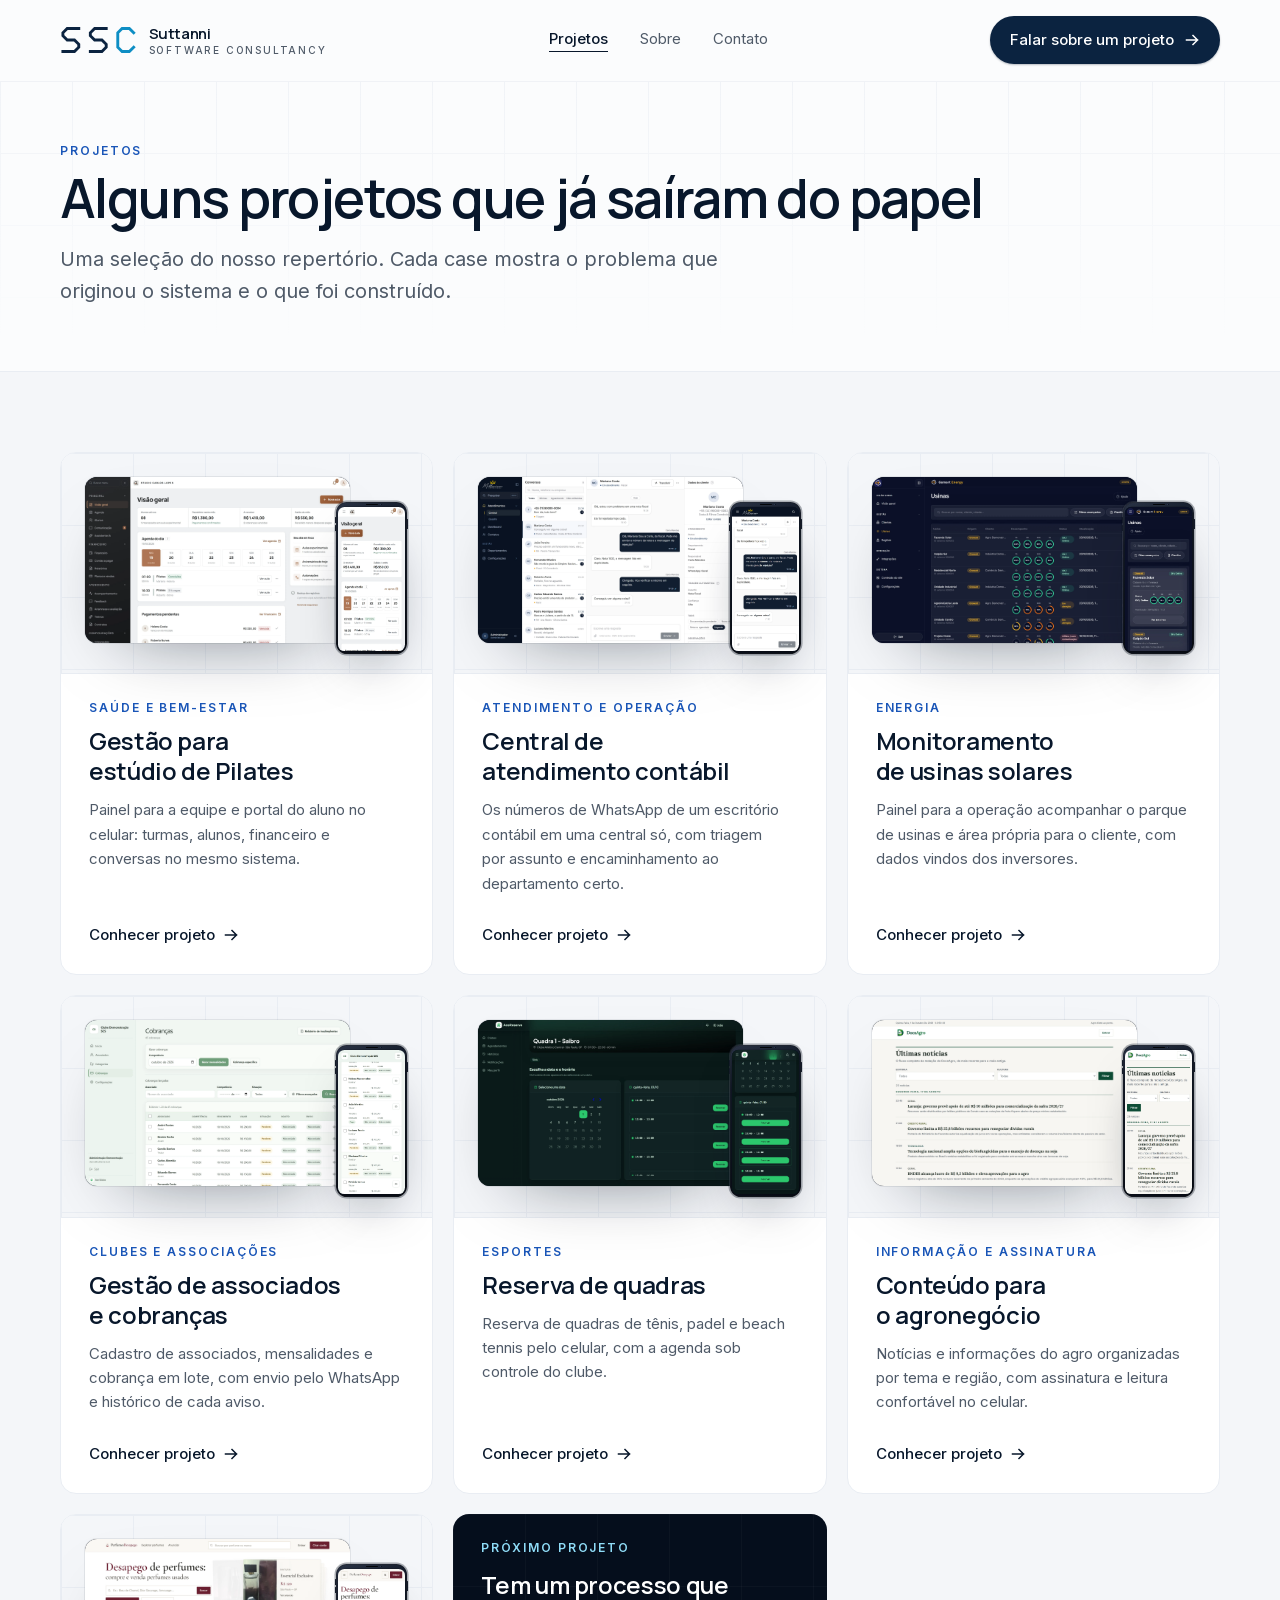
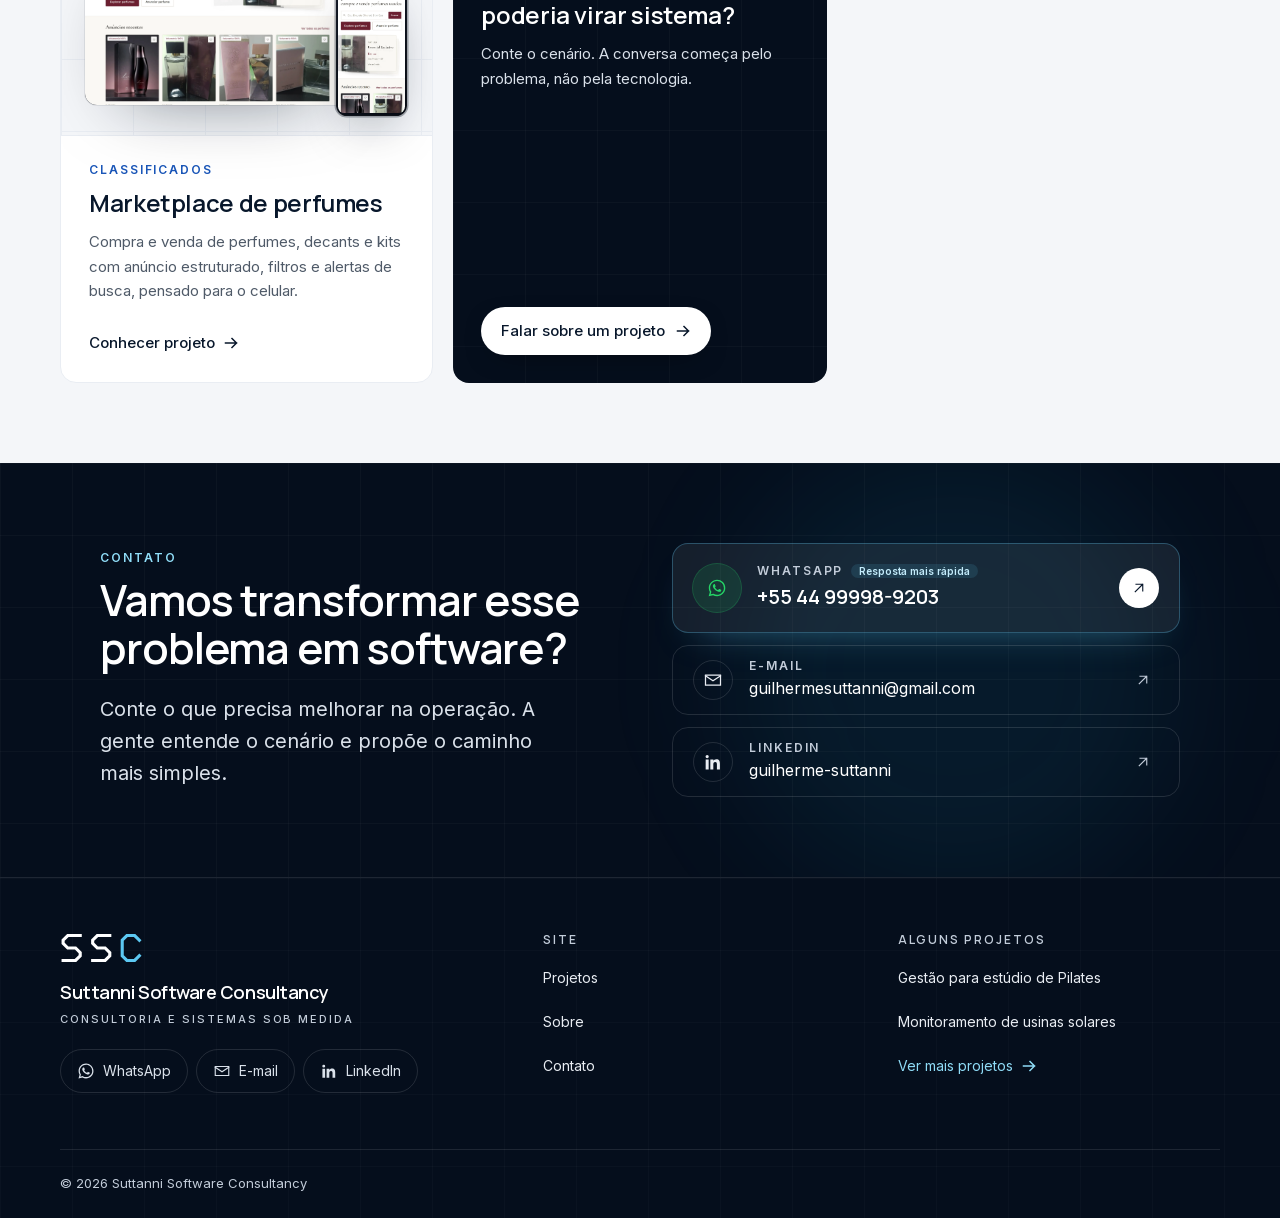
<file: projetos/index.html>
<!DOCTYPE html><html lang="pt-BR" class="manrope_9e067a5b-module__vT7MWq__variable inter_2fe1ab3d-module__-T-KAq__variable"><head><meta charSet="utf-8"/><meta name="viewport" content="width=device-width, initial-scale=1"/><link rel="preload" href="/_next/static/media/83afe278b6a6bb3c-s.p.2bn3s6zvc0dyp.woff2" as="font" crossorigin="" type="font/woff2"/><link rel="preload" href="/_next/static/media/a343f882a40d2cc9-s.p.1sj6eobyi31rd.woff2" as="font" crossorigin="" type="font/woff2"/><link rel="stylesheet" href="/_next/static/chunks/3ee8nvfncs0bu.css" data-precedence="next"/><link rel="preload" as="script" fetchPriority="low" href="/_next/static/chunks/3s6nzrbk-8mnv.js"/><script src="/_next/static/chunks/19mx3mg6lkumu.js" async=""></script><script src="/_next/static/chunks/1k__zuwipnzw8.js" async=""></script><script src="/_next/static/chunks/344n2zhqbh4pn.js" async=""></script><script src="/_next/static/chunks/turbopack-17znwwc_v55e2.js" async=""></script><script src="/_next/static/chunks/2_4q1vv5acecj.js" async=""></script><script src="/_next/static/chunks/1dckt2_fr9b4q.js" async=""></script><meta name="theme-color" content="#050e1c"/><meta name="color-scheme" content="light"/><title>Projetos | Suttanni Software Consultancy</title><meta name="description" content="Uma seleção de projetos da SSC, como gestão de estúdio de Pilates, central de atendimento contábil, monitoramento de usinas solares, gestão de associados, reserva de quadras e marketplace."/><meta name="application-name" content="Suttanni Software Consultancy"/><meta name="author" content="Suttanni Software Consultancy"/><meta name="keywords" content="software sob medida,desenvolvimento de sistemas,consultoria em tecnologia,automação de processos,modernização de sistemas,sistemas para empresas"/><meta name="creator" content="Suttanni Software Consultancy"/><meta name="publisher" content="Suttanni Software Consultancy"/><meta name="robots" content="index, follow"/><meta name="googlebot" content="index, follow, max-image-preview:large"/><meta name="category" content="technology"/><link rel="canonical" href="https://guisuttanni.github.io/projetos/"/><meta property="og:title" content="Projetos"/><meta property="og:description" content="Uma seleção de projetos da SSC, como gestão de estúdio de Pilates, central de atendimento contábil, monitoramento de usinas solares, gestão de associados, reserva de quadras e marketplace."/><meta property="og:url" content="https://guisuttanni.github.io/projetos/"/><meta property="og:site_name" content="Suttanni Software Consultancy"/><meta property="og:locale" content="pt_BR"/><meta property="og:image" content="https://guisuttanni.github.io/og.png"/><meta property="og:image:width" content="1200"/><meta property="og:image:height" content="630"/><meta property="og:image:alt" content="Projetos"/><meta property="og:type" content="website"/><meta name="twitter:card" content="summary_large_image"/><meta name="twitter:title" content="Projetos"/><meta name="twitter:description" content="Uma seleção de projetos da SSC, como gestão de estúdio de Pilates, central de atendimento contábil, monitoramento de usinas solares, gestão de associados, reserva de quadras e marketplace."/><meta name="twitter:image" content="https://guisuttanni.github.io/og.png"/><meta name="twitter:image:alt" content="Projetos"/><meta name="twitter:image:width" content="1200"/><meta name="twitter:image:height" content="630"/><link rel="icon" href="https://guisuttanni.github.io/icon.svg" type="image/svg+xml"/><link rel="apple-touch-icon" href="https://guisuttanni.github.io/apple-touch-icon.png" sizes="180x180" type="image/png"/><meta name="next-size-adjust" content=""/><noscript><style>.reveal { opacity: 1 !important; transform: none !important; }</style></noscript><script src="/_next/static/chunks/0cz1d0mv5g_q7.js" noModule=""></script></head><body class="min-h-dvh antialiased"><div hidden=""><!--$--><!--/$--></div><a href="#conteudo" class="sr-only rounded-full bg-navy-900 px-5 py-3 text-sm text-white focus:not-sr-only focus:fixed focus:top-4 focus:left-4 focus:z-[60]">Ir para o conteúdo</a><header class="sticky top-0 z-50 border-b transition-[border-color] duration-300 ease-[var(--ease-out-soft)] border-transparent"><div aria-hidden="true" class="absolute inset-0 -z-10 bg-mist-50/85 backdrop-blur-md transition-opacity duration-300 ease-[var(--ease-out-soft)] supports-[backdrop-filter]:bg-mist-50/75 opacity-0"></div><div class="mx-auto w-full max-w-[1240px] px-5 sm:px-8 lg:px-10 "><div class="flex h-16 items-center justify-between gap-4 transition-[height] duration-300 ease-[var(--ease-out-soft)] lg:h-20"><a class="-m-2 rounded-lg p-2" aria-label="Suttanni Software Consultancy, página inicial" href="/"><span class="flex items-center gap-3 "><svg viewBox="0 0 106 36" fill="none" aria-hidden="true" focusable="false" class="h-6 w-auto shrink-0 sm:h-[26px]" shape-rendering="geometricPrecision"><g stroke-width="4" stroke-linecap="square" stroke-linejoin="miter"><path d="M24 2 H8 L2 8 V12 L8 18 H18 L24 24 V28 L18 34 H2" stroke="#0b2340" transform="translate(2 0)"></path><path d="M24 2 H8 L2 8 V12 L8 18 H18 L24 24 V28 L18 34 H2" stroke="#0b2340" transform="translate(40 0)"></path><path d="M24 8 L18 2 H8 L2 8 V28 L8 34 H18 L24 28" stroke="#0e8ec4" transform="translate(78 0)"></path></g></svg><span class="hidden min-w-0 flex-col leading-none lg:flex"><span class="font-display text-[0.9375rem] font-semibold tracking-tight text-navy-900">Suttanni</span><span class="mt-1 text-[0.625rem] font-medium uppercase tracking-[0.18em] text-graphite-500">Software Consultancy</span></span></span></a><nav aria-label="Principal" class="hidden items-center gap-1 md:flex"><a aria-current="page" class="group inline-flex min-h-10 items-center rounded-full px-3.5 text-[0.9375rem] transition-colors duration-200 hover:text-navy-900 text-navy-900 font-medium" href="/projetos/"><span class="link-line pb-0.5" data-active="">Projetos</span></a><a class="group inline-flex min-h-10 items-center rounded-full px-3.5 text-[0.9375rem] transition-colors duration-200 hover:text-navy-900 text-graphite-500" href="/sobre/"><span class="link-line pb-0.5">Sobre</span></a><a class="group inline-flex min-h-10 items-center rounded-full px-3.5 text-[0.9375rem] transition-colors duration-200 hover:text-navy-900 text-graphite-500" href="/contato/"><span class="link-line pb-0.5">Contato</span></a></nav><div class="flex items-center gap-2"><div class="hidden md:block"><a class="group/btn inline-flex items-center justify-center gap-2.5 rounded-full font-medium transition-[background-color,color,border-color,transform,translate,scale,box-shadow] duration-200 ease-[var(--ease-out-soft)] hover:-translate-y-px active:translate-y-0 whitespace-nowrap bg-navy-800 text-white shadow-[0_1px_2px_rgba(8,23,43,0.28)] hover:bg-navy-700 hover:shadow-[0_12px_28px_-12px_rgba(8,23,43,0.7)] min-h-12 px-5 text-[0.9375rem] " href="/contato/">Falar sobre um projeto<svg viewBox="0 0 16 16" fill="none" aria-hidden="true" class="h-4 w-4 transition-transform duration-200 ease-[var(--ease-out-soft)] group-hover/btn:translate-x-1 "><path d="M2.5 8h11m0 0L9 3.5M13.5 8 9 12.5" stroke="currentColor" stroke-width="1.5" stroke-linecap="square"></path></svg></a></div><button type="button" aria-expanded="false" aria-controls="menu-mobile" aria-label="Abrir menu" class="relative -mr-2 flex h-12 w-12 items-center justify-center rounded-full text-navy-900 transition-colors hover:bg-mist-200/70 md:hidden"><span class="sr-only">Abrir menu</span><span aria-hidden="true" class="flex h-4 w-5 flex-col justify-between"><span class="block h-px w-full origin-center bg-current transition-transform duration-300 ease-[var(--ease-out-soft)] "></span><span class="block h-px w-full bg-current transition-opacity duration-200 opacity-100"></span><span class="block h-px w-full origin-center bg-current transition-transform duration-300 ease-[var(--ease-out-soft)] "></span></span></button></div></div></div><div id="menu-mobile" inert="" aria-hidden="true" class="fixed inset-x-0 top-16 bottom-0 z-40 overflow-y-auto border-t border-mist-200 bg-mist-50 transition-[opacity,visibility,transform,translate,scale] duration-300 ease-[var(--ease-out-soft)] md:hidden invisible -translate-y-2 opacity-0"><div class="mx-auto w-full max-w-[1240px] px-5 sm:px-8 lg:px-10 flex min-h-full flex-col pt-6 pb-10"><nav aria-label="Menu" class="flex flex-col"><a class="group flex items-center justify-between border-b border-mist-200 py-5 text-h3 font-display font-semibold text-navy-900 transition-[opacity,transform,translate,scale] duration-500 ease-[var(--ease-out-soft)] translate-y-2 opacity-0" style="transition-delay:0ms" href="/projetos/">Projetos<svg viewBox="0 0 16 16" fill="none" aria-hidden="true" class="h-4 w-4 transition-transform duration-200 ease-[var(--ease-out-soft)] group-hover/btn:translate-x-1 text-graphite-400 transition-transform duration-200 group-hover:translate-x-1"><path d="M2.5 8h11m0 0L9 3.5M13.5 8 9 12.5" stroke="currentColor" stroke-width="1.5" stroke-linecap="square"></path></svg></a><a class="group flex items-center justify-between border-b border-mist-200 py-5 text-h3 font-display font-semibold text-navy-900 transition-[opacity,transform,translate,scale] duration-500 ease-[var(--ease-out-soft)] translate-y-2 opacity-0" style="transition-delay:0ms" href="/sobre/">Sobre<svg viewBox="0 0 16 16" fill="none" aria-hidden="true" class="h-4 w-4 transition-transform duration-200 ease-[var(--ease-out-soft)] group-hover/btn:translate-x-1 text-graphite-400 transition-transform duration-200 group-hover:translate-x-1"><path d="M2.5 8h11m0 0L9 3.5M13.5 8 9 12.5" stroke="currentColor" stroke-width="1.5" stroke-linecap="square"></path></svg></a><a class="group flex items-center justify-between border-b border-mist-200 py-5 text-h3 font-display font-semibold text-navy-900 transition-[opacity,transform,translate,scale] duration-500 ease-[var(--ease-out-soft)] translate-y-2 opacity-0" style="transition-delay:0ms" href="/contato/">Contato<svg viewBox="0 0 16 16" fill="none" aria-hidden="true" class="h-4 w-4 transition-transform duration-200 ease-[var(--ease-out-soft)] group-hover/btn:translate-x-1 text-graphite-400 transition-transform duration-200 group-hover:translate-x-1"><path d="M2.5 8h11m0 0L9 3.5M13.5 8 9 12.5" stroke="currentColor" stroke-width="1.5" stroke-linecap="square"></path></svg></a></nav><div class="mt-8 flex flex-col gap-3"><a class="group/btn inline-flex items-center justify-center gap-2.5 rounded-full font-medium transition-[background-color,color,border-color,transform,translate,scale,box-shadow] duration-200 ease-[var(--ease-out-soft)] hover:-translate-y-px active:translate-y-0 whitespace-nowrap bg-navy-800 text-white shadow-[0_1px_2px_rgba(8,23,43,0.28)] hover:bg-navy-700 hover:shadow-[0_12px_28px_-12px_rgba(8,23,43,0.7)] min-h-13 px-6 text-base sm:min-h-14 sm:px-7 w-full" href="/contato/">Falar sobre um projeto<svg viewBox="0 0 16 16" fill="none" aria-hidden="true" class="h-4 w-4 transition-transform duration-200 ease-[var(--ease-out-soft)] group-hover/btn:translate-x-1 "><path d="M2.5 8h11m0 0L9 3.5M13.5 8 9 12.5" stroke="currentColor" stroke-width="1.5" stroke-linecap="square"></path></svg></a><a href="https://wa.me/5544999989203?text=Ol%C3%A1!%20Conheci%20a%20Suttanni%20Software%20Consultancy%20pelo%20site%20e%20gostaria%20de%20conversar%20sobre%20um%20projeto." class="group/btn inline-flex items-center justify-center gap-2.5 rounded-full font-medium transition-[background-color,color,border-color,transform,translate,scale,box-shadow] duration-200 ease-[var(--ease-out-soft)] hover:-translate-y-px active:translate-y-0 whitespace-nowrap border border-mist-300 bg-white text-navy-900 hover:border-navy-800 hover:shadow-[0_10px_24px_-16px_rgba(8,23,43,0.45)] min-h-13 px-6 text-base sm:min-h-14 sm:px-7 w-full" target="_blank" rel="noopener noreferrer"><svg viewBox="0 0 24 24" fill="currentColor" aria-hidden="true" class="h-5 w-5 text-[#25D366]"><path d="M12.04 2C6.58 2 2.13 6.45 2.13 11.91c0 1.75.46 3.45 1.32 4.95L2 22l5.25-1.38a9.87 9.87 0 0 0 4.79 1.22h.01c5.46 0 9.91-4.45 9.91-9.91 0-2.65-1.03-5.14-2.9-7.01A9.82 9.82 0 0 0 12.04 2Zm0 18.15h-.01a8.2 8.2 0 0 1-4.19-1.15l-.3-.18-3.12.82.83-3.04-.2-.31a8.2 8.2 0 0 1-1.26-4.38c0-4.54 3.7-8.24 8.25-8.24 2.2 0 4.27.86 5.83 2.42a8.19 8.19 0 0 1 2.41 5.83c0 4.54-3.7 8.23-8.24 8.23Zm4.52-6.17c-.25-.12-1.47-.72-1.69-.81-.23-.08-.39-.12-.56.13-.16.24-.64.8-.78.97-.15.16-.29.18-.53.06-.25-.13-1.05-.39-1.99-1.23-.74-.66-1.23-1.47-1.38-1.72-.14-.25-.01-.38.11-.5.11-.11.25-.29.37-.43.12-.15.16-.25.25-.41.08-.17.04-.31-.02-.43-.06-.12-.56-1.34-.76-1.84-.2-.48-.4-.42-.56-.43h-.47c-.17 0-.43.06-.66.31-.22.25-.87.85-.87 2.07 0 1.22.89 2.4 1.02 2.56.12.17 1.75 2.67 4.24 3.74.59.26 1.05.41 1.41.52.59.19 1.13.16 1.56.1.47-.07 1.47-.6 1.67-1.18.21-.58.21-1.07.15-1.18-.06-.11-.23-.17-.48-.29Z"></path></svg>WhatsApp</a></div><div class="mt-auto pt-10"><p class="text-eyebrow font-semibold uppercase text-graphite-400">Contato direto</p><a href="mailto:guilhermesuttanni@gmail.com" class="mt-3 block [overflow-wrap:anywhere] text-[0.9375rem] text-graphite-700 underline-offset-4 hover:underline">guilhermesuttanni@gmail.com</a><a href="https://wa.me/5544999989203?text=Ol%C3%A1!%20Conheci%20a%20Suttanni%20Software%20Consultancy%20pelo%20site%20e%20gostaria%20de%20conversar%20sobre%20um%20projeto." target="_blank" rel="noopener noreferrer" class="mt-1 block text-[0.9375rem] text-graphite-700 underline-offset-4 hover:underline">+55 44 99998-9203</a></div></div></div></header><main id="conteudo"><section class="relative overflow-hidden border-b border-mist-200 pt-10 pb-12 sm:pt-12 sm:pb-14 lg:pt-16 lg:pb-16"><div aria-hidden="true" class="ssc-grid-light absolute inset-0 [mask-image:linear-gradient(to_bottom,black,transparent_90%)] opacity-60"></div><div class="mx-auto w-full max-w-[1240px] px-5 sm:px-8 lg:px-10 relative"><div class="reveal  "><span class="block text-eyebrow font-semibold uppercase [text-wrap:balance] text-accent-700 ">Projetos</span><h1 class="mt-3 text-h1 font-semibold text-navy-900">Alguns projetos que já saíram do papel</h1><p class="mt-4 max-w-2xl text-lead text-graphite-500">Uma seleção do nosso repertório. Cada case mostra o problema que originou o sistema e o que foi construído.</p></div></div></section><section class="section bg-mist-100"><div class="mx-auto w-full max-w-[1240px] px-5 sm:px-8 lg:px-10 "><ul class="grid gap-5 sm:grid-cols-2 lg:grid-cols-3"><li class="reveal  h-full"><article class="group relative flex h-full flex-col overflow-hidden rounded-2xl border border-mist-200 bg-white transition-[border-color,box-shadow,transform,translate,scale] duration-500 ease-[var(--ease-out-soft)] hover:-translate-y-1 hover:border-mist-300 hover:shadow-[0_28px_60px_-38px_rgba(8,23,43,0.6)] focus-within:border-navy-800"><div class="ssc-grid-light relative border-b border-mist-200 bg-mist-100 px-5 pt-6 pb-5 sm:px-6"><div class="device-stage  "><div class="device-screen"><img src="/projects/studio-carlos-lopes/desktop/visao-geral.webp" alt="Visão geral do painel do estúdio, com alunos ativos, valores recebidos e a receber, agenda da semana com as aulas do dia e pagamentos pendentes" aria-hidden="false" width="2880" height="1800" loading="lazy" decoding="async" class="device-layer is-active"/></div><div class="device-phone"><div class="phone-shell "><div class="phone-body"><span aria-hidden="true" class="phone-button phone-button--power"></span><span aria-hidden="true" class="phone-button phone-button--volume-up"></span><span aria-hidden="true" class="phone-button phone-button--volume-down"></span><span aria-hidden="true" class="phone-speaker"></span><span aria-hidden="true" class="phone-camera"></span><div class="phone-screen"><img src="/projects/studio-carlos-lopes/mobile/painel-mobile.webp" alt="Painel do estúdio aberto no celular, com os indicadores do mês e a agenda do dia" aria-hidden="false" width="780" height="1688" loading="lazy" decoding="async" class="device-layer device-layer--phone is-active"/></div></div></div></div></div></div><div class="flex flex-1 flex-col p-5 sm:p-7"><p class="text-eyebrow font-semibold uppercase text-accent-700">Saúde e bem-estar</p><h3 class="mt-3 text-h3 font-semibold text-navy-900"><a class="before:absolute before:inset-0" href="/projetos/studio-carlos-lopes/"><span class="sr-only">Conhecer o projeto </span>Gestão para estúdio de Pilates</a></h3><p class="mt-3 text-[0.9375rem] leading-relaxed text-graphite-500">Painel para a equipe e portal do aluno no celular: turmas, alunos, financeiro e conversas no mesmo sistema.</p><span class="mt-auto flex items-center gap-2 pt-7 text-[0.9375rem] font-medium text-navy-900">Conhecer projeto<svg viewBox="0 0 16 16" fill="none" aria-hidden="true" class="h-4 w-4 transition-transform duration-200 ease-[var(--ease-out-soft)] group-hover/btn:translate-x-1 transition-transform duration-300 group-hover:translate-x-1"><path d="M2.5 8h11m0 0L9 3.5M13.5 8 9 12.5" stroke="currentColor" stroke-width="1.5" stroke-linecap="square"></path></svg></span></div></article></li><li class="reveal  h-full" style="--reveal-delay:70ms"><article class="group relative flex h-full flex-col overflow-hidden rounded-2xl border border-mist-200 bg-white transition-[border-color,box-shadow,transform,translate,scale] duration-500 ease-[var(--ease-out-soft)] hover:-translate-y-1 hover:border-mist-300 hover:shadow-[0_28px_60px_-38px_rgba(8,23,43,0.6)] focus-within:border-navy-800"><div class="ssc-grid-light relative border-b border-mist-200 bg-mist-100 px-5 pt-6 pb-5 sm:px-6"><div class="device-stage  "><div class="device-screen"><img src="/projects/millenium-atendimento/desktop/central.webp" alt="Central de atendimentos com a lista de conversas, uma conversa aberta sobre nota fiscal e o painel do cliente com departamento, responsável, triagem automática e tags" aria-hidden="false" width="2880" height="1800" loading="lazy" decoding="async" class="device-layer is-active"/></div><div class="device-phone"><div class="phone-shell "><div class="phone-body"><span aria-hidden="true" class="phone-button phone-button--power"></span><span aria-hidden="true" class="phone-button phone-button--volume-up"></span><span aria-hidden="true" class="phone-button phone-button--volume-down"></span><span aria-hidden="true" class="phone-speaker"></span><span aria-hidden="true" class="phone-camera"></span><div class="phone-screen"><img src="/projects/millenium-atendimento/mobile/conversa-mobile.webp" alt="Conversa aberta no celular entre uma cliente e a atendente do departamento fiscal" aria-hidden="false" width="780" height="1688" loading="lazy" decoding="async" class="device-layer device-layer--phone is-active"/></div></div></div></div></div></div><div class="flex flex-1 flex-col p-5 sm:p-7"><p class="text-eyebrow font-semibold uppercase text-accent-700">Atendimento e operação</p><h3 class="mt-3 text-h3 font-semibold text-navy-900"><a class="before:absolute before:inset-0" href="/projetos/millenium-atendimento/"><span class="sr-only">Conhecer o projeto </span>Central de atendimento contábil</a></h3><p class="mt-3 text-[0.9375rem] leading-relaxed text-graphite-500">Os números de WhatsApp de um escritório contábil em uma central só, com triagem por assunto e encaminhamento ao departamento certo.</p><span class="mt-auto flex items-center gap-2 pt-7 text-[0.9375rem] font-medium text-navy-900">Conhecer projeto<svg viewBox="0 0 16 16" fill="none" aria-hidden="true" class="h-4 w-4 transition-transform duration-200 ease-[var(--ease-out-soft)] group-hover/btn:translate-x-1 transition-transform duration-300 group-hover:translate-x-1"><path d="M2.5 8h11m0 0L9 3.5M13.5 8 9 12.5" stroke="currentColor" stroke-width="1.5" stroke-linecap="square"></path></svg></span></div></article></li><li class="reveal  h-full" style="--reveal-delay:140ms"><article class="group relative flex h-full flex-col overflow-hidden rounded-2xl border border-mist-200 bg-white transition-[border-color,box-shadow,transform,translate,scale] duration-500 ease-[var(--ease-out-soft)] hover:-translate-y-1 hover:border-mist-300 hover:shadow-[0_28px_60px_-38px_rgba(8,23,43,0.6)] focus-within:border-navy-800"><div class="ssc-grid-light relative border-b border-mist-200 bg-mist-100 px-5 pt-6 pb-5 sm:px-6"><div class="device-stage  "><div class="device-screen"><img src="/projects/g-smart/desktop/usinas.webp" alt="Lista de usinas, cada linha com origem da integração, cliente, indicadores de desempenho de 1 dia, 5 dias, 30 dias e 1 ano, situação e horário da última atualização" aria-hidden="false" width="2880" height="1800" loading="lazy" decoding="async" class="device-layer is-active"/></div><div class="device-phone"><div class="phone-shell "><div class="phone-body"><span aria-hidden="true" class="phone-button phone-button--power"></span><span aria-hidden="true" class="phone-button phone-button--volume-up"></span><span aria-hidden="true" class="phone-button phone-button--volume-down"></span><span aria-hidden="true" class="phone-speaker"></span><span aria-hidden="true" class="phone-camera"></span><div class="phone-screen"><img src="/projects/g-smart/mobile/usinas-mobile.webp" alt="Cards das usinas no celular, cada um mostrando situação e indicadores de desempenho" aria-hidden="false" width="780" height="1688" loading="lazy" decoding="async" class="device-layer device-layer--phone is-active"/></div></div></div></div></div></div><div class="flex flex-1 flex-col p-5 sm:p-7"><p class="text-eyebrow font-semibold uppercase text-accent-700">Energia</p><h3 class="mt-3 text-h3 font-semibold text-navy-900"><a class="before:absolute before:inset-0" href="/projetos/g-smart/"><span class="sr-only">Conhecer o projeto </span>Monitoramento de usinas solares</a></h3><p class="mt-3 text-[0.9375rem] leading-relaxed text-graphite-500">Painel para a operação acompanhar o parque de usinas e área própria para o cliente, com dados vindos dos inversores.</p><span class="mt-auto flex items-center gap-2 pt-7 text-[0.9375rem] font-medium text-navy-900">Conhecer projeto<svg viewBox="0 0 16 16" fill="none" aria-hidden="true" class="h-4 w-4 transition-transform duration-200 ease-[var(--ease-out-soft)] group-hover/btn:translate-x-1 transition-transform duration-300 group-hover:translate-x-1"><path d="M2.5 8h11m0 0L9 3.5M13.5 8 9 12.5" stroke="currentColor" stroke-width="1.5" stroke-linecap="square"></path></svg></span></div></article></li><li class="reveal  h-full"><article class="group relative flex h-full flex-col overflow-hidden rounded-2xl border border-mist-200 bg-white transition-[border-color,box-shadow,transform,translate,scale] duration-500 ease-[var(--ease-out-soft)] hover:-translate-y-1 hover:border-mist-300 hover:shadow-[0_28px_60px_-38px_rgba(8,23,43,0.6)] focus-within:border-navy-800"><div class="ssc-grid-light relative border-b border-mist-200 bg-mist-100 px-5 pt-6 pb-5 sm:px-6"><div class="device-stage  "><div class="device-screen"><img src="/projects/ace-socios/desktop/cobrancas.webp" alt="Tela de cobranças, com a geração de mensalidades por competência no topo e a lista de cobranças com associado, vencimento, valor, situação, boleto e envio" aria-hidden="false" width="2880" height="1800" loading="lazy" decoding="async" class="device-layer is-active"/></div><div class="device-phone"><div class="phone-shell "><div class="phone-body"><span aria-hidden="true" class="phone-button phone-button--power"></span><span aria-hidden="true" class="phone-button phone-button--volume-up"></span><span aria-hidden="true" class="phone-button phone-button--volume-down"></span><span aria-hidden="true" class="phone-speaker"></span><span aria-hidden="true" class="phone-camera"></span><div class="phone-screen"><img src="/projects/ace-socios/mobile/cobrancas-mobile.webp" alt="Cobranças no celular, em cards com associado, competência, valor e situação" aria-hidden="false" width="780" height="1688" loading="lazy" decoding="async" class="device-layer device-layer--phone is-active"/></div></div></div></div></div></div><div class="flex flex-1 flex-col p-5 sm:p-7"><p class="text-eyebrow font-semibold uppercase text-accent-700">Clubes e associações</p><h3 class="mt-3 text-h3 font-semibold text-navy-900"><a class="before:absolute before:inset-0" href="/projetos/ace-socios/"><span class="sr-only">Conhecer o projeto </span>Gestão de associados e cobranças</a></h3><p class="mt-3 text-[0.9375rem] leading-relaxed text-graphite-500">Cadastro de associados, mensalidades e cobrança em lote, com envio pelo WhatsApp e histórico de cada aviso.</p><span class="mt-auto flex items-center gap-2 pt-7 text-[0.9375rem] font-medium text-navy-900">Conhecer projeto<svg viewBox="0 0 16 16" fill="none" aria-hidden="true" class="h-4 w-4 transition-transform duration-200 ease-[var(--ease-out-soft)] group-hover/btn:translate-x-1 transition-transform duration-300 group-hover:translate-x-1"><path d="M2.5 8h11m0 0L9 3.5M13.5 8 9 12.5" stroke="currentColor" stroke-width="1.5" stroke-linecap="square"></path></svg></span></div></article></li><li class="reveal  h-full" style="--reveal-delay:70ms"><article class="group relative flex h-full flex-col overflow-hidden rounded-2xl border border-mist-200 bg-white transition-[border-color,box-shadow,transform,translate,scale] duration-500 ease-[var(--ease-out-soft)] hover:-translate-y-1 hover:border-mist-300 hover:shadow-[0_28px_60px_-38px_rgba(8,23,43,0.6)] focus-within:border-navy-800"><div class="ssc-grid-light relative border-b border-mist-200 bg-mist-100 px-5 pt-6 pb-5 sm:px-6"><div class="device-stage  "><div class="device-screen"><img src="/projects/ace-reserve/desktop/agenda-quadra.webp" alt="Tela de uma quadra de tênis, com calendário do mês e lista de horários livres com botão de reservar" aria-hidden="false" width="2880" height="1800" loading="lazy" decoding="async" class="device-layer is-active"/></div><div class="device-phone"><div class="phone-shell "><div class="phone-body"><span aria-hidden="true" class="phone-button phone-button--power"></span><span aria-hidden="true" class="phone-button phone-button--volume-up"></span><span aria-hidden="true" class="phone-button phone-button--volume-down"></span><span aria-hidden="true" class="phone-speaker"></span><span aria-hidden="true" class="phone-camera"></span><div class="phone-screen"><img src="/projects/ace-reserve/mobile/reserva-mobile.webp" alt="Horários livres do dia no celular, cada um com botão de reservar" aria-hidden="false" width="780" height="1688" loading="lazy" decoding="async" class="device-layer device-layer--phone is-active"/></div></div></div></div></div></div><div class="flex flex-1 flex-col p-5 sm:p-7"><p class="text-eyebrow font-semibold uppercase text-accent-700">Esportes</p><h3 class="mt-3 text-h3 font-semibold text-navy-900"><a class="before:absolute before:inset-0" href="/projetos/ace-reserve/"><span class="sr-only">Conhecer o projeto </span>Reserva de quadras</a></h3><p class="mt-3 text-[0.9375rem] leading-relaxed text-graphite-500">Reserva de quadras de tênis, padel e beach tennis pelo celular, com a agenda sob controle do clube.</p><span class="mt-auto flex items-center gap-2 pt-7 text-[0.9375rem] font-medium text-navy-900">Conhecer projeto<svg viewBox="0 0 16 16" fill="none" aria-hidden="true" class="h-4 w-4 transition-transform duration-200 ease-[var(--ease-out-soft)] group-hover/btn:translate-x-1 transition-transform duration-300 group-hover:translate-x-1"><path d="M2.5 8h11m0 0L9 3.5M13.5 8 9 12.5" stroke="currentColor" stroke-width="1.5" stroke-linecap="square"></path></svg></span></div></article></li><li class="reveal  h-full" style="--reveal-delay:140ms"><article class="group relative flex h-full flex-col overflow-hidden rounded-2xl border border-mist-200 bg-white transition-[border-color,box-shadow,transform,translate,scale] duration-500 ease-[var(--ease-out-soft)] hover:-translate-y-1 hover:border-mist-300 hover:shadow-[0_28px_60px_-38px_rgba(8,23,43,0.6)] focus-within:border-navy-800"><div class="ssc-grid-light relative border-b border-mist-200 bg-mist-100 px-5 pt-6 pb-5 sm:px-6"><div class="device-stage  "><div class="device-screen"><img src="/projects/docsagro/desktop/feed-noticias.webp" alt="Lista de últimas notícias, com filtros por editoria e cultura e as chamadas agrupadas por dia" aria-hidden="false" width="2880" height="1800" loading="lazy" decoding="async" class="device-layer is-active"/></div><div class="device-phone"><div class="phone-shell "><div class="phone-body"><span aria-hidden="true" class="phone-button phone-button--power"></span><span aria-hidden="true" class="phone-button phone-button--volume-up"></span><span aria-hidden="true" class="phone-button phone-button--volume-down"></span><span aria-hidden="true" class="phone-speaker"></span><span aria-hidden="true" class="phone-camera"></span><div class="phone-screen"><img src="/projects/docsagro/mobile/feed-mobile.webp" alt="Lista de notícias do dia no celular" aria-hidden="false" width="780" height="1688" loading="lazy" decoding="async" class="device-layer device-layer--phone is-active"/></div></div></div></div></div></div><div class="flex flex-1 flex-col p-5 sm:p-7"><p class="text-eyebrow font-semibold uppercase text-accent-700">Informação e assinatura</p><h3 class="mt-3 text-h3 font-semibold text-navy-900"><a class="before:absolute before:inset-0" href="/projetos/docsagro/"><span class="sr-only">Conhecer o projeto </span>Conteúdo para o agronegócio</a></h3><p class="mt-3 text-[0.9375rem] leading-relaxed text-graphite-500">Notícias e informações do agro organizadas por tema e região, com assinatura e leitura confortável no celular.</p><span class="mt-auto flex items-center gap-2 pt-7 text-[0.9375rem] font-medium text-navy-900">Conhecer projeto<svg viewBox="0 0 16 16" fill="none" aria-hidden="true" class="h-4 w-4 transition-transform duration-200 ease-[var(--ease-out-soft)] group-hover/btn:translate-x-1 transition-transform duration-300 group-hover:translate-x-1"><path d="M2.5 8h11m0 0L9 3.5M13.5 8 9 12.5" stroke="currentColor" stroke-width="1.5" stroke-linecap="square"></path></svg></span></div></article></li><li class="reveal  h-full"><article class="group relative flex h-full flex-col overflow-hidden rounded-2xl border border-mist-200 bg-white transition-[border-color,box-shadow,transform,translate,scale] duration-500 ease-[var(--ease-out-soft)] hover:-translate-y-1 hover:border-mist-300 hover:shadow-[0_28px_60px_-38px_rgba(8,23,43,0.6)] focus-within:border-navy-800"><div class="ssc-grid-light relative border-b border-mist-200 bg-mist-100 px-5 pt-6 pb-5 sm:px-6"><div class="device-stage  "><div class="device-screen"><img src="/projects/perfumes-desapego/desktop/home.webp" alt="Home do marketplace com a busca, um anúncio em destaque e os anúncios recentes com foto, volumetria e preço" aria-hidden="false" width="2880" height="1800" loading="lazy" decoding="async" class="device-layer is-active"/></div><div class="device-phone"><div class="phone-shell "><div class="phone-body"><span aria-hidden="true" class="phone-button phone-button--power"></span><span aria-hidden="true" class="phone-button phone-button--volume-up"></span><span aria-hidden="true" class="phone-button phone-button--volume-down"></span><span aria-hidden="true" class="phone-speaker"></span><span aria-hidden="true" class="phone-camera"></span><div class="phone-screen"><img src="/projects/perfumes-desapego/mobile/home-mobile.webp" alt="Home do marketplace no celular, com a busca e um anúncio em destaque" aria-hidden="false" width="780" height="1688" loading="lazy" decoding="async" class="device-layer device-layer--phone is-active"/></div></div></div></div></div></div><div class="flex flex-1 flex-col p-5 sm:p-7"><p class="text-eyebrow font-semibold uppercase text-accent-700">Classificados</p><h3 class="mt-3 text-h3 font-semibold text-navy-900"><a class="before:absolute before:inset-0" href="/projetos/perfumes-desapego/"><span class="sr-only">Conhecer o projeto </span>Marketplace de perfumes</a></h3><p class="mt-3 text-[0.9375rem] leading-relaxed text-graphite-500">Compra e venda de perfumes, decants e kits com anúncio estruturado, filtros e alertas de busca, pensado para o celular.</p><span class="mt-auto flex items-center gap-2 pt-7 text-[0.9375rem] font-medium text-navy-900">Conhecer projeto<svg viewBox="0 0 16 16" fill="none" aria-hidden="true" class="h-4 w-4 transition-transform duration-200 ease-[var(--ease-out-soft)] group-hover/btn:translate-x-1 transition-transform duration-300 group-hover:translate-x-1"><path d="M2.5 8h11m0 0L9 3.5M13.5 8 9 12.5" stroke="currentColor" stroke-width="1.5" stroke-linecap="square"></path></svg></span></div></article></li><li class="reveal  h-full" style="--reveal-delay:140ms"><div class="relative flex h-full min-h-72 flex-col justify-between overflow-hidden rounded-2xl bg-navy-950 p-6 text-white sm:p-7"><div aria-hidden="true" class="ssc-grid absolute inset-0 opacity-50"></div><div class="relative"><p class="text-eyebrow font-semibold uppercase text-signal-300">Próximo projeto</p><p class="mt-4 font-display text-h3 font-semibold">Tem um processo que poderia virar sistema?</p><p class="mt-3 text-[0.9375rem] leading-relaxed text-mist-300">Conte o cenário. A conversa começa pelo problema, não pela tecnologia.</p></div><div class="relative mt-8"><a class="group/btn inline-flex items-center justify-center gap-2.5 rounded-full font-medium transition-[background-color,color,border-color,transform,translate,scale,box-shadow] duration-200 ease-[var(--ease-out-soft)] hover:-translate-y-px active:translate-y-0 whitespace-nowrap bg-white text-navy-900 shadow-[0_8px_30px_-16px_rgba(0,0,0,0.8)] hover:shadow-[0_0_0_4px_rgb(92_200_242/0.18),0_14px_34px_-14px_rgba(0,0,0,0.85)] min-h-12 px-5 text-[0.9375rem] " href="/contato/">Falar sobre um projeto<svg viewBox="0 0 16 16" fill="none" aria-hidden="true" class="h-4 w-4 transition-transform duration-200 ease-[var(--ease-out-soft)] group-hover/btn:translate-x-1 "><path d="M2.5 8h11m0 0L9 3.5M13.5 8 9 12.5" stroke="currentColor" stroke-width="1.5" stroke-linecap="square"></path></svg></a></div></div></li></ul></div></section><section id="contato" class="section relative scroll-mt-24 overflow-hidden bg-navy-950 text-white"><div aria-hidden="true" class="ssc-grid grid-drift absolute inset-0 opacity-50"></div><div aria-hidden="true" class="absolute top-1/2 right-[8%] hidden h-[28rem] w-[28rem] -translate-y-1/2 rounded-full bg-signal-500/8 blur-3xl lg:block"></div><div class="mx-auto w-full max-w-[1240px] px-5 sm:px-8 lg:px-10 relative"><div class="mx-auto grid max-w-[1080px] gap-10 lg:grid-cols-2 lg:items-center lg:gap-16"><div class="reveal  "><span class="block text-eyebrow font-semibold uppercase [text-wrap:balance] text-signal-300 ">Contato</span><h2 class="mt-3 text-h2 font-semibold text-white">Vamos transformar esse problema em software?</h2><p class="mt-5 max-w-md text-lead text-mist-300">Conte o que precisa melhorar na operação. A gente entende o cenário e propõe o caminho mais simples.</p></div><ul class="grid gap-3"><li class="reveal  " style="--reveal-delay:80ms"><a href="https://wa.me/5544999989203?text=Ol%C3%A1!%20Conheci%20a%20Suttanni%20Software%20Consultancy%20pelo%20site%20e%20gostaria%20de%20conversar%20sobre%20um%20projeto." target="_blank" rel="noopener noreferrer" class="group relative flex items-center gap-4 rounded-2xl border transition-[background-color,border-color,transform,translate,scale,box-shadow] duration-300 ease-[var(--ease-out-soft)] hover:-translate-y-0.5 border-signal-400/30 bg-white/[0.07] p-4 shadow-[0_18px_40px_-28px_rgba(92,200,242,0.6)] hover:border-signal-400/60 hover:bg-white/10 sm:p-5"><span class="flex shrink-0 items-center justify-center rounded-full h-12 w-12 bg-[#25D366]/12 ring-1 ring-[#25D366]/30"><svg viewBox="0 0 24 24" fill="currentColor" aria-hidden="true" class="h-5 w-5 text-[#25D366]"><path d="M12.04 2C6.58 2 2.13 6.45 2.13 11.91c0 1.75.46 3.45 1.32 4.95L2 22l5.25-1.38a9.87 9.87 0 0 0 4.79 1.22h.01c5.46 0 9.91-4.45 9.91-9.91 0-2.65-1.03-5.14-2.9-7.01A9.82 9.82 0 0 0 12.04 2Zm0 18.15h-.01a8.2 8.2 0 0 1-4.19-1.15l-.3-.18-3.12.82.83-3.04-.2-.31a8.2 8.2 0 0 1-1.26-4.38c0-4.54 3.7-8.24 8.25-8.24 2.2 0 4.27.86 5.83 2.42a8.19 8.19 0 0 1 2.41 5.83c0 4.54-3.7 8.23-8.24 8.23Zm4.52-6.17c-.25-.12-1.47-.72-1.69-.81-.23-.08-.39-.12-.56.13-.16.24-.64.8-.78.97-.15.16-.29.18-.53.06-.25-.13-1.05-.39-1.99-1.23-.74-.66-1.23-1.47-1.38-1.72-.14-.25-.01-.38.11-.5.11-.11.25-.29.37-.43.12-.15.16-.25.25-.41.08-.17.04-.31-.02-.43-.06-.12-.56-1.34-.76-1.84-.2-.48-.4-.42-.56-.43h-.47c-.17 0-.43.06-.66.31-.22.25-.87.85-.87 2.07 0 1.22.89 2.4 1.02 2.56.12.17 1.75 2.67 4.24 3.74.59.26 1.05.41 1.41.52.59.19 1.13.16 1.56.1.47-.07 1.47-.6 1.67-1.18.21-.58.21-1.07.15-1.18-.06-.11-.23-.17-.48-.29Z"></path></svg></span><span class="min-w-0 flex-1"><span class="flex flex-wrap items-center gap-x-2 gap-y-1 text-eyebrow font-semibold uppercase text-mist-400">WhatsApp<span class="rounded-full bg-signal-400/12 px-2 py-0.5 text-[0.625rem] tracking-normal text-signal-200 normal-case">Resposta mais rápida</span></span><span class="mt-1 block [overflow-wrap:anywhere] text-white font-display text-[clamp(1.0625rem,4.4vw,1.25rem)] font-semibold">+55 44 99998-9203</span></span><span aria-hidden="true" class="hidden shrink-0 items-center justify-center rounded-full transition-[background-color,color,transform,translate,scale] duration-300 ease-[var(--ease-out-soft)] min-[400px]:flex h-10 w-10 bg-white text-navy-900 group-hover:translate-x-0.5"><svg viewBox="0 0 24 24" aria-hidden="true" class="h-4.5 w-4.5 transition-transform duration-300 group-hover:-translate-y-px group-hover:translate-x-px" fill="none" stroke="currentColor" stroke-width="1.5" stroke-linecap="square" stroke-linejoin="miter"><path d="M7 17 17 7M8 7h9v9"></path></svg></span></a></li><li class="reveal  " style="--reveal-delay:150ms"><a href="mailto:guilhermesuttanni@gmail.com" class="group relative flex items-center gap-4 rounded-2xl border transition-[background-color,border-color,transform,translate,scale,box-shadow] duration-300 ease-[var(--ease-out-soft)] hover:-translate-y-0.5 border-white/12 px-4 py-3.5 hover:border-white/30 hover:bg-white/5 sm:px-5"><span class="flex shrink-0 items-center justify-center rounded-full h-10 w-10 border border-white/12 text-mist-200"><svg viewBox="0 0 24 24" aria-hidden="true" class="h-5 w-5" fill="none" stroke="currentColor" stroke-width="1.5" stroke-linecap="square" stroke-linejoin="miter"><path d="M3 6h18v12H3z"></path><path d="m3 7 9 6 9-6"></path></svg></span><span class="min-w-0 flex-1"><span class="flex flex-wrap items-center gap-x-2 gap-y-1 text-eyebrow font-semibold uppercase text-mist-400">E-mail</span><span class="mt-1 block [overflow-wrap:anywhere] text-white text-[clamp(0.8125rem,3.6vw,1rem)]">guilhermesuttanni@gmail.com</span></span><span aria-hidden="true" class="hidden shrink-0 items-center justify-center rounded-full transition-[background-color,color,transform,translate,scale] duration-300 ease-[var(--ease-out-soft)] min-[400px]:flex h-8 w-8 text-mist-400 group-hover:text-white"><svg viewBox="0 0 24 24" aria-hidden="true" class="h-4.5 w-4.5 transition-transform duration-300 group-hover:-translate-y-px group-hover:translate-x-px" fill="none" stroke="currentColor" stroke-width="1.5" stroke-linecap="square" stroke-linejoin="miter"><path d="M7 17 17 7M8 7h9v9"></path></svg></span></a></li><li class="reveal  " style="--reveal-delay:220ms"><a href="https://www.linkedin.com/in/guilherme-suttanni" target="_blank" rel="noopener noreferrer" class="group relative flex items-center gap-4 rounded-2xl border transition-[background-color,border-color,transform,translate,scale,box-shadow] duration-300 ease-[var(--ease-out-soft)] hover:-translate-y-0.5 border-white/12 px-4 py-3.5 hover:border-white/30 hover:bg-white/5 sm:px-5"><span class="flex shrink-0 items-center justify-center rounded-full h-10 w-10 border border-white/12 text-mist-200"><svg viewBox="0 0 24 24" fill="currentColor" aria-hidden="true" class="h-5 w-5"><path d="M6.94 5.5a1.94 1.94 0 1 1-3.88 0 1.94 1.94 0 0 1 3.88 0ZM3.2 8.93h3.6V21H3.2V8.93Zm5.85 0h3.45v1.65h.05c.48-.9 1.66-1.86 3.41-1.86 3.65 0 4.33 2.36 4.33 5.44V21h-3.6v-5.9c0-1.41-.03-3.22-2-3.22-2 0-2.3 1.53-2.3 3.11V21h-3.6V8.93Z"></path></svg></span><span class="min-w-0 flex-1"><span class="flex flex-wrap items-center gap-x-2 gap-y-1 text-eyebrow font-semibold uppercase text-mist-400">LinkedIn</span><span class="mt-1 block [overflow-wrap:anywhere] text-white text-[clamp(0.8125rem,3.6vw,1rem)]">guilherme-suttanni</span></span><span aria-hidden="true" class="hidden shrink-0 items-center justify-center rounded-full transition-[background-color,color,transform,translate,scale] duration-300 ease-[var(--ease-out-soft)] min-[400px]:flex h-8 w-8 text-mist-400 group-hover:text-white"><svg viewBox="0 0 24 24" aria-hidden="true" class="h-4.5 w-4.5 transition-transform duration-300 group-hover:-translate-y-px group-hover:translate-x-px" fill="none" stroke="currentColor" stroke-width="1.5" stroke-linecap="square" stroke-linejoin="miter"><path d="M7 17 17 7M8 7h9v9"></path></svg></span></a></li></ul></div></div></section><!--$--><!--/$--></main><footer class="relative overflow-hidden border-t border-white/10 bg-navy-950 text-mist-300"><div aria-hidden="true" class="ssc-grid absolute inset-0 opacity-40"></div><div class="mx-auto w-full max-w-[1240px] px-5 sm:px-8 lg:px-10 relative"><div class="grid gap-8 py-10 sm:py-14 lg:grid-cols-[1.4fr_1fr_1fr] lg:gap-8"><div class="max-w-sm"><span class="flex flex-col items-start gap-4 "><svg viewBox="0 0 106 36" fill="none" aria-hidden="true" focusable="false" class="h-7 w-auto" shape-rendering="geometricPrecision"><g stroke-width="4" stroke-linecap="square" stroke-linejoin="miter"><path d="M24 2 H8 L2 8 V12 L8 18 H18 L24 24 V28 L18 34 H2" stroke="#ffffff" transform="translate(2 0)"></path><path d="M24 2 H8 L2 8 V12 L8 18 H18 L24 24 V28 L18 34 H2" stroke="#ffffff" transform="translate(40 0)"></path><path d="M24 8 L18 2 H8 L2 8 V28 L8 34 H18 L24 28" stroke="#5cc8f2" transform="translate(78 0)"></path></g></svg><span class="flex flex-col leading-none"><span class="font-display text-lg font-semibold tracking-tight text-white">Suttanni Software Consultancy</span><span class="mt-2 text-[0.6875rem] font-medium uppercase tracking-[0.18em] text-mist-400 [text-wrap:balance]">Consultoria e sistemas sob medida</span></span></span><div class="mt-6 flex flex-wrap gap-2"><a href="https://wa.me/5544999989203?text=Ol%C3%A1!%20Conheci%20a%20Suttanni%20Software%20Consultancy%20pelo%20site%20e%20gostaria%20de%20conversar%20sobre%20um%20projeto." target="_blank" rel="noopener noreferrer" class="flex h-11 items-center gap-2 rounded-full border border-white/12 px-4 text-sm text-mist-300 transition-colors duration-200 hover:border-white/35 hover:text-white"><svg viewBox="0 0 24 24" fill="currentColor" aria-hidden="true" class="h-4.5 w-4.5"><path d="M12.04 2C6.58 2 2.13 6.45 2.13 11.91c0 1.75.46 3.45 1.32 4.95L2 22l5.25-1.38a9.87 9.87 0 0 0 4.79 1.22h.01c5.46 0 9.91-4.45 9.91-9.91 0-2.65-1.03-5.14-2.9-7.01A9.82 9.82 0 0 0 12.04 2Zm0 18.15h-.01a8.2 8.2 0 0 1-4.19-1.15l-.3-.18-3.12.82.83-3.04-.2-.31a8.2 8.2 0 0 1-1.26-4.38c0-4.54 3.7-8.24 8.25-8.24 2.2 0 4.27.86 5.83 2.42a8.19 8.19 0 0 1 2.41 5.83c0 4.54-3.7 8.23-8.24 8.23Zm4.52-6.17c-.25-.12-1.47-.72-1.69-.81-.23-.08-.39-.12-.56.13-.16.24-.64.8-.78.97-.15.16-.29.18-.53.06-.25-.13-1.05-.39-1.99-1.23-.74-.66-1.23-1.47-1.38-1.72-.14-.25-.01-.38.11-.5.11-.11.25-.29.37-.43.12-.15.16-.25.25-.41.08-.17.04-.31-.02-.43-.06-.12-.56-1.34-.76-1.84-.2-.48-.4-.42-.56-.43h-.47c-.17 0-.43.06-.66.31-.22.25-.87.85-.87 2.07 0 1.22.89 2.4 1.02 2.56.12.17 1.75 2.67 4.24 3.74.59.26 1.05.41 1.41.52.59.19 1.13.16 1.56.1.47-.07 1.47-.6 1.67-1.18.21-.58.21-1.07.15-1.18-.06-.11-.23-.17-.48-.29Z"></path></svg>WhatsApp</a><a href="mailto:guilhermesuttanni@gmail.com" class="flex h-11 items-center gap-2 rounded-full border border-white/12 px-4 text-sm text-mist-300 transition-colors duration-200 hover:border-white/35 hover:text-white"><svg viewBox="0 0 24 24" aria-hidden="true" class="h-4.5 w-4.5" fill="none" stroke="currentColor" stroke-width="1.5" stroke-linecap="square" stroke-linejoin="miter"><path d="M3 6h18v12H3z"></path><path d="m3 7 9 6 9-6"></path></svg>E-mail</a><a href="https://www.linkedin.com/in/guilherme-suttanni" target="_blank" rel="noopener noreferrer" class="flex h-11 items-center gap-2 rounded-full border border-white/12 px-4 text-sm text-mist-300 transition-colors duration-200 hover:border-white/35 hover:text-white"><svg viewBox="0 0 24 24" fill="currentColor" aria-hidden="true" class="h-4.5 w-4.5"><path d="M6.94 5.5a1.94 1.94 0 1 1-3.88 0 1.94 1.94 0 0 1 3.88 0ZM3.2 8.93h3.6V21H3.2V8.93Zm5.85 0h3.45v1.65h.05c.48-.9 1.66-1.86 3.41-1.86 3.65 0 4.33 2.36 4.33 5.44V21h-3.6v-5.9c0-1.41-.03-3.22-2-3.22-2 0-2.3 1.53-2.3 3.11V21h-3.6V8.93Z"></path></svg>LinkedIn</a></div></div><div class="grid grid-cols-2 gap-8 lg:contents"><nav aria-label="Rodapé" class="text-sm"><h2 class="text-eyebrow font-semibold uppercase text-mist-400">Site</h2><ul class="mt-3 space-y-1"><li><a class="inline-flex min-h-10 items-center text-mist-200 transition-colors hover:text-white" href="/projetos/">Projetos</a></li><li><a class="inline-flex min-h-10 items-center text-mist-200 transition-colors hover:text-white" href="/sobre/">Sobre</a></li><li><a class="inline-flex min-h-10 items-center text-mist-200 transition-colors hover:text-white" href="/contato/">Contato</a></li></ul></nav><nav aria-label="Projetos" class="text-sm"><h2 class="text-eyebrow font-semibold uppercase text-mist-400">Alguns projetos</h2><ul class="mt-3 space-y-1"><li><a class="inline-flex min-h-10 items-center text-mist-200 transition-colors hover:text-white" href="/projetos/studio-carlos-lopes/">Gestão para estúdio de Pilates</a></li><li><a class="inline-flex min-h-10 items-center text-mist-200 transition-colors hover:text-white" href="/projetos/g-smart/">Monitoramento de usinas solares</a></li><li><a class="group inline-flex min-h-10 items-center gap-2 text-signal-300 transition-colors hover:text-white" href="/projetos/">Ver mais projetos<svg viewBox="0 0 16 16" fill="none" aria-hidden="true" class="h-4 w-4 transition-transform duration-200 ease-[var(--ease-out-soft)] group-hover/btn:translate-x-1 transition-transform duration-300 group-hover:translate-x-1"><path d="M2.5 8h11m0 0L9 3.5M13.5 8 9 12.5" stroke="currentColor" stroke-width="1.5" stroke-linecap="square"></path></svg></a></li></ul></nav></div></div><div class="border-t border-white/10 py-6 text-[0.8125rem] text-mist-400"><p>© <!-- -->2026<!-- --> <!-- -->Suttanni Software Consultancy</p></div></div></footer><a href="https://wa.me/5544999989203?text=Ol%C3%A1!%20Conheci%20a%20Suttanni%20Software%20Consultancy%20pelo%20site%20e%20gostaria%20de%20conversar%20sobre%20um%20projeto." target="_blank" rel="noopener noreferrer" aria-label="Conversar pelo WhatsApp" tabindex="-1" aria-hidden="true" class="fixed right-4 bottom-4 z-30 flex h-13 items-center gap-2 rounded-full border border-mist-300 bg-white pr-4 pl-3.5 text-[0.9375rem] font-medium text-navy-900 shadow-[0_10px_30px_-12px_rgba(8,23,43,0.45)] transition-[opacity,transform,translate,scale] duration-300 ease-[var(--ease-out-soft)] md:hidden pointer-events-none translate-y-3 opacity-0"><svg viewBox="0 0 24 24" fill="currentColor" aria-hidden="true" class="h-5 w-5 text-[#25D366]"><path d="M12.04 2C6.58 2 2.13 6.45 2.13 11.91c0 1.75.46 3.45 1.32 4.95L2 22l5.25-1.38a9.87 9.87 0 0 0 4.79 1.22h.01c5.46 0 9.91-4.45 9.91-9.91 0-2.65-1.03-5.14-2.9-7.01A9.82 9.82 0 0 0 12.04 2Zm0 18.15h-.01a8.2 8.2 0 0 1-4.19-1.15l-.3-.18-3.12.82.83-3.04-.2-.31a8.2 8.2 0 0 1-1.26-4.38c0-4.54 3.7-8.24 8.25-8.24 2.2 0 4.27.86 5.83 2.42a8.19 8.19 0 0 1 2.41 5.83c0 4.54-3.7 8.23-8.24 8.23Zm4.52-6.17c-.25-.12-1.47-.72-1.69-.81-.23-.08-.39-.12-.56.13-.16.24-.64.8-.78.97-.15.16-.29.18-.53.06-.25-.13-1.05-.39-1.99-1.23-.74-.66-1.23-1.47-1.38-1.72-.14-.25-.01-.38.11-.5.11-.11.25-.29.37-.43.12-.15.16-.25.25-.41.08-.17.04-.31-.02-.43-.06-.12-.56-1.34-.76-1.84-.2-.48-.4-.42-.56-.43h-.47c-.17 0-.43.06-.66.31-.22.25-.87.85-.87 2.07 0 1.22.89 2.4 1.02 2.56.12.17 1.75 2.67 4.24 3.74.59.26 1.05.41 1.41.52.59.19 1.13.16 1.56.1.47-.07 1.47-.6 1.67-1.18.21-.58.21-1.07.15-1.18-.06-.11-.23-.17-.48-.29Z"></path></svg>WhatsApp</a><script type="application/ld+json">{"@context":"https://schema.org","@graph":[{"@type":"ProfessionalService","@id":"https://guisuttanni.github.io/#organizacao","name":"Suttanni Software Consultancy","alternateName":"SSC","url":"https://guisuttanni.github.io","description":"Desenvolvimento de sistemas sob medida, automação e consultoria tecnológica para empresas que querem transformar processos e ideias em soluções digitais.","email":"guilhermesuttanni@gmail.com","telephone":"+5544999989203","areaServed":"BR","availableLanguage":"pt-BR","sameAs":["https://www.linkedin.com/in/guilherme-suttanni"],"knowsAbout":["Desenvolvimento de software sob medida","Modernização de sistemas","Automação de processos","Consultoria tecnológica"]},{"@type":"WebSite","@id":"https://guisuttanni.github.io/#site","url":"https://guisuttanni.github.io","name":"Suttanni Software Consultancy","inLanguage":"pt-BR","publisher":{"@id":"https://guisuttanni.github.io/#organizacao"}}]}</script><script src="/_next/static/chunks/3s6nzrbk-8mnv.js" id="_R_" async=""></script><script>(self.__next_f=self.__next_f||[]).push([0])</script><script>self.__next_f.push([1,"1:\"$Sreact.fragment\"\n3:I[3374,[\"/_next/static/chunks/2_4q1vv5acecj.js\"],\"Header\"]\n4:I[39756,[\"/_next/static/chunks/2_4q1vv5acecj.js\"],\"default\"]\n5:I[37457,[\"/_next/static/chunks/2_4q1vv5acecj.js\"],\"default\"]\n6:I[22016,[\"/_next/static/chunks/2_4q1vv5acecj.js\",\"/_next/static/chunks/1dckt2_fr9b4q.js\"],\"\"]\ne:I[68027,[\"/_next/static/chunks/2_4q1vv5acecj.js\"],\"default\",1]\n:HL[\"/_next/static/chunks/3ee8nvfncs0bu.css\",\"style\"]\n:HL[\"/_next/static/media/83afe278b6a6bb3c-s.p.2bn3s6zvc0dyp.woff2\",\"font\",{\"crossOrigin\":\"\",\"type\":\"font/woff2\"}]\n:HL[\"/_next/static/media/a343f882a40d2cc9-s.p.1sj6eobyi31rd.woff2\",\"font\",{\"crossOrigin\":\"\",\"type\":\"font/woff2\"}]\n2:[\"$\",\"style\",null,{\"children\":\".reveal { opacity: 1 !important; transform: none !important; }\"}]\nc:X\n0:{\"P\":null,\"c\":[\"\",\"projetos\",\"\"],\"q\":\"\",\"i\":false,\"f\":[[[\"\",{\"children\":[\"projetos\",{\"children\":[\"__PAGE__\",{},\"$undefined\",\"$undefined\",4608]},\"$undefined\",\"$undefined\",4608]},\"$undefined\",\"$undefined\",4624],[[\"$\",\"$1\",\"c\",{\"children\":[[[\"$\",\"link\",\"0\",{\"rel\":\"stylesheet\",\"href\":\"/_next/static/chunks/3ee8nvfncs0bu.css\",\"precedence\":\"next\",\"crossOrigin\":\"$undefined\",\"nonce\":\"$undefined\"}],[\"$\",\"script\",\"script-0\",{\"src\":\"/_next/static/chunks/2_4q1vv5acecj.js\",\"async\":true,\"nonce\":\"$undefined\"}]],[\"$\",\"html\",null,{\"lang\":\"pt-BR\",\"className\":\"manrope_9e067a5b-module__vT7MWq__variable inter_2fe1ab3d-module__-T-KAq__variable\",\"children\":[[\"$\",\"head\",null,{\"children\":[\"$\",\"noscript\",null,{\"children\":\"$2\"}]}],[\"$\",\"body\",null,{\"className\":\"min-h-dvh antialiased\",\"children\":[[\"$\",\"a\",null,{\"href\":\"#conteudo\",\"className\":\"sr-only rounded-full bg-navy-900 px-5 py-3 text-sm text-white focus:not-sr-only focus:fixed focus:top-4 focus:left-4 focus:z-[60]\",\"children\":\"Ir para o conteúdo\"}],[\"$\",\"$L3\",null,{}],[\"$\",\"main\",null,{\"id\":\"conteudo\",\"children\":[\"$\",\"$L4\",null,{\"parallelRouterKey\":\"children\",\"error\":\"$undefined\",\"errorStyles\":\"$undefined\",\"errorScripts\":\"$undefined\",\"template\":[\"$\",\"$L5\",null,{}],\"templateStyles\":\"$undefined\",\"templateScripts\":\"$undefined\",\"notFound\":[[\"$\",\"section\",null,{\"className\":\"relative overflow-hidden bg-navy-950 py-20 text-white sm:py-28\",\"children\":[[\"$\",\"div\",null,{\"aria-hidden\":\"true\",\"className\":\"ssc-grid absolute inset-0 opacity-50\"}],[\"$\",\"div\",null,{\"className\":\"mx-auto w-full max-w-[1240px] px-5 sm:px-8 lg:px-10 relative\",\"children\":[\"$\",\"div\",null,{\"className\":\"max-w-xl\",\"children\":[[\"$\",\"svg\",null,{\"viewBox\":\"0 0 106 36\",\"fill\":\"none\",\"aria-hidden\":\"true\",\"focusable\":\"false\",\"className\":\"h-7 w-auto\",\"shapeRendering\":\"geometricPrecision\",\"children\":[\"$\",\"g\",null,{\"strokeWidth\":4,\"strokeLinecap\":\"square\",\"strokeLinejoin\":\"miter\",\"children\":[[\"$\",\"path\",null,{\"d\":\"M24 2 H8 L2 8 V12 L8 18 H18 L24 24 V28 L18 34 H2\",\"stroke\":\"#ffffff\",\"transform\":\"translate(2 0)\"}],[\"$\",\"path\",null,{\"d\":\"M24 2 H8 L2 8 V12 L8 18 H18 L24 24 V28 L18 34 H2\",\"stroke\":\"#ffffff\",\"transform\":\"translate(40 0)\"}],[\"$\",\"path\",null,{\"d\":\"M24 8 L18 2 H8 L2 8 V28 L8 34 H18 L24 28\",\"stroke\":\"#5cc8f2\",\"transform\":\"translate(78 0)\"}]]}]}],[\"$\",\"p\",null,{\"className\":\"mt-10 font-mono text-sm text-accent-400\",\"children\":\"404\"}],[\"$\",\"h1\",null,{\"className\":\"mt-4 text-h1 font-semibold text-white\",\"children\":\"Essa página não existe.\"}],[\"$\",\"p\",null,{\"className\":\"mt-5 text-lead text-mist-300\",\"children\":\"O endereço pode ter mudado. Os projetos e as informações da SSC continuam logo aqui.\"}],[\"$\",\"div\",null,{\"className\":\"mt-9 flex flex-col gap-3 sm:flex-row\",\"children\":[[\"$\",\"$L6\",null,{\"href\":\"/\",\"className\":\"group/btn inline-flex items-center justify-center gap-2.5 rounded-full font-medium transition-[background-color,color,border-color,transform,translate,scale,box-shadow] duration-200 ease-[var(--ease-out-soft)] hover:-translate-y-px active:translate-y-0 whitespace-nowrap bg-white text-navy-900 shadow-[0_8px_30px_-16px_rgba(0,0,0,0.8)] hover:shadow-[0_0_0_4px_rgb(92_200_242/0.18),0_14px_34px_-14px_rgba(0,0,0,0.85)] min-h-13 px-6 text-base sm:min-h-14 sm:px-7 \",\"children\":[\"Voltar para a home\",[\"$\",\"svg\",null,{\"viewBox\":\"0 0 16 16\",\"fill\":\"none\",\"aria-hidden\":\"true\",\"className\":\"h-4 w-4 transition-transform duration-200 ease-[var(--ease-out-soft)] group-hover/btn:translate-x-1 \",\"children\":[\"$\",\"path\",null,{\"d\":\"M2.5 8h11m0 0L9 3.5M13.5 8 9 12.5\",\"stroke\":\"currentColor\",\"strokeWidth\":\"1.5\",\"strokeLinecap\":\"square\"}]}]]}],[\"$\",\"$L6\",null,{\"href\":\"/projetos\",\"className\":\"group/btn inline-flex items-center justify-center gap-2.5 rounded-full font-medium transition-[background-color,color,border-color,transform,translate,scale,box-shadow] duration-200 ease-[var(--ease-out-soft)] hover:-translate-y-px active:translate-y-0 whitespace-nowrap border border-white/25 text-white hover:border-signal-300/70 hover:bg-white/5 min-h-13 px-6 text-base sm:min-h-14 sm:px-7 \",\"children\":\"Ver os projetos\"}]]}]]}]}]]}],[]],\"forbidden\":\"$undefined\",\"unauthorized\":\"$undefined\"}]}],[\"$\",\"footer\",null,{\"className\":\"relative overflow-hidden border-t border-white/10 bg-navy-950 text-mist-300\",\"children\":[[\"$\",\"div\",null,{\"aria-hidden\":\"true\",\"className\":\"ssc-grid absolute inset-0 opacity-40\"}],\"$L7\"]}],\"$L8\",\"$L9\"]}]]}]]}],{\"children\":[\"$La\",{\"children\":[\"$Lb\",{},null,false,null]},null,false,\"$c\"]},null,false,null],\"$Ld\",false]],\"m\":\"$undefined\",\"G\":[\"$e\",[\"$Lf\"]],\"S\":true,\"h\":null,\"r\":\"$undefined\",\"s\":\"$undefined\",\"a\":\"$undefined\",\"l\":\"$undefined\",\"p\":\"$undefined\",\"d\":\"$undefined\",\"b\":\"zZ88_gp-fIUniv4BqXFcQ\"}\n13:I[14167,[\"/_next/static/chunks/2_4q1vv5acecj.js\"],\"WhatsAppFab\"]\n14:I[49005,[\"/_next/static/chunks/2_4q1vv5acecj.js\",\"/_next/static/chunks/1dckt2_fr9b4q.js\"],\"Reveal\"]\n20:I[97367,[\"/_next/static/chunks/2_4q1vv5acecj.js\"],\"ViewportBoundary\"]\n22:I[97367,[\"/_next/static/chunks/2_4q1vv5acecj.js\"],\"MetadataBoundary\"]\n23:\"$Sreact.suspense\"\n7:[\"$\",\"div\",null,{\"className\":\"mx-auto w-full max-w-[1240px] px-5 sm:px-8 lg:px-10 relative\",\"children\":[[\"$\",\"div\",null,{\"className\":\"grid gap-8 py-10 sm:py-14 lg:grid-cols-[1.4fr_1fr_1fr] lg:gap-8\",\"children\":[[\"$\",\"div\",null,{\"className\":\"max-w-sm\",\"children\":[[\"$\",\"span\",null,{\"className\":\"flex flex-col items-start gap-4 \",\"children\":[[\"$\",\"svg\",null,{\"viewBox\":\"0 0 106 36\",\"fill\":\"none\",\"aria-hidden\":\"true\",\"focusable\":\"false\",\"className\":\"h-7 w-auto\",\"shapeRendering\":\"geometricPrecision\",\"children\":[\"$\",\"g\",null,{\"strokeWidth\":4,\"strokeLinecap\":\"square\",\"strokeLinejoin\":\"miter\",\"children\":[[\"$\",\"path\",null,{\"d\":\"M24 2 H8 L2 8 V12 L8 18 H18 L24 24 V28 L18 34 H2\",\"stroke\":\"#ffffff\",\"transform\":\"translate(2 0)\"}],[\"$\",\"path\",null,{\"d\":\"M24 2 H8 L2 8 V12 L8 18 H18 L24 24 V28 L18 34 H2\",\"stroke\":\"#ffffff\",\"transform\":\"translate(40 0)\"}],[\"$\",\"path\",null,{\"d\":\"M24 8 L18 2 H8 L2 8 V28 L8 34 H18 L24 28\",\"stroke\":\"#5cc8f2\",\"transform\":\"translate(78 0)\"}]]}]}],[\"$\",\"span\",null,{\"className\":\"flex flex-col leading-none\",\"children\":[[\"$\",\"span\",null,{\"className\":\"font-display text-lg font-semibold tracking-tight text-white\",\"children\":\"Suttanni Software Consultancy\"}],[\"$\",\"span\",null,{\"className\":\"mt-2 text-[0.6875rem] font-medium uppercase tracking-[0.18em] text-mist-400 [text-wrap:balance]\",\"children\":\"Consultoria e sistemas sob medida\"}]]}]]}],[\"$\",\"div\",null,{\"className\":\"mt-6 flex flex-wrap gap-2\",\"children\":[[\"$\",\"a\",\"WhatsApp\",{\"href\":\"https://wa.me/5544999989203?text=Ol%C3%A1!%20Conheci%20a%20Suttanni%20Software%20Consultancy%20pelo%20site%20e%20gostaria%20de%20conversar%20sobre%20um%20projeto.\",\"target\":\"_blank\",\"rel\":\"noopener noreferrer\",\"className\":\"flex h-11 items-center gap-2 rounded-full border border-white/12 px-4 text-sm text-mist-300 transition-colors duration-200 hover:border-white/35 hover:text-white\",\"children\":[[\"$\",\"svg\",null,{\"viewBox\":\"0 0 24 24\",\"fill\":\"currentColor\",\"aria-hidden\":\"true\",\"className\":\"h-4.5 w-4.5\",\"children\":[\"$\",\"path\",null,{\"d\":\"M12.04 2C6.58 2 2.13 6.45 2.13 11.91c0 1.75.46 3.45 1.32 4.95L2 22l5.25-1.38a9.87 9.87 0 0 0 4.79 1.22h.01c5.46 0 9.91-4.45 9.91-9.91 0-2.65-1.03-5.14-2.9-7.01A9.82 9.82 0 0 0 12.04 2Zm0 18.15h-.01a8.2 8.2 0 0 1-4.19-1.15l-.3-.18-3.12.82.83-3.04-.2-.31a8.2 8.2 0 0 1-1.26-4.38c0-4.54 3.7-8.24 8.25-8.24 2.2 0 4.27.86 5.83 2.42a8.19 8.19 0 0 1 2.41 5.83c0 4.54-3.7 8.23-8.24 8.23Zm4.52-6.17c-.25-.12-1.47-.72-1.69-.81-.23-.08-.39-.12-.56.13-.16.24-.64.8-.78.97-.15.16-.29.18-.53.06-.25-.13-1.05-.39-1.99-1.23-.74-.66-1.23-1.47-1.38-1.72-.14-.25-.01-.38.11-.5.11-.11.25-.29.37-.43.12-.15.16-.25.25-.41.08-.17.04-.31-.02-.43-.06-.12-.56-1.34-.76-1.84-.2-.48-.4-.42-.56-.43h-.47c-.17 0-.43.06-.66.31-.22.25-.87.85-.87 2.07 0 1.22.89 2.4 1.02 2.56.12.17 1.75 2.67 4.24 3.74.59.26 1.05.41 1.41.52.59.19 1.13.16 1.56.1.47-.07 1.47-.6 1.67-1.18.21-.58.21-1.07.15-1.18-.06-.11-.23-.17-.48-.29Z\"}]}],\"WhatsApp\"]}],[\"$\",\"a\",\"E-mail\",{\"href\":\"mailto:guilhermesuttanni@gmail.com\",\"target\":\"$undefined\",\"rel\":\"$undefined\",\"className\":\"flex h-11 items-center gap-2 rounded-full border border-white/12 px-4 text-sm text-mist-300 transition-colors duration-200 hover:border-white/35 hover:text-white\",\"children\":[[\"$\",\"svg\",null,{\"viewBox\":\"0 0 24 24\",\"aria-hidden\":\"true\",\"className\":\"h-4.5 w-4.5\",\"fill\":\"none\",\"stroke\":\"currentColor\",\"strokeWidth\":1.5,\"strokeLinecap\":\"square\",\"strokeLinejoin\":\"miter\",\"children\":[[\"$\",\"path\",null,{\"d\":\"M3 6h18v12H3z\"}],[\"$\",\"path\",null,{\"d\":\"m3 7 9 6 9-6\"}]]}],\"E-mail\"]}],[\"$\",\"a\",\"LinkedIn\",{\"href\":\"https://www.linkedin.com/in/guilherme-suttanni\",\"target\":\"_blank\",\"rel\":\"noopener noreferrer\",\"className\":\"flex h-11 items-center gap-2 rounded-full border border-white/12 px-4 text-sm text-mist-300 transition-colors duration-200 hover:border-white/35 hover:text-white\",\"children\":[[\"$\",\"svg\",null,{\"viewBox\":\"0 0 24 24\",\"fill\":\"currentColor\",\"aria-hidden\":\"true\",\"className\":\"h-4.5 w-4.5\",\"children\":\"$L10\"}],\"LinkedIn\"]}]]}]]}],\"$L11\"]}],\"$L12\"]}]\n8:[\"$\",\"$L13\",null,{}]\n9:[\"$\",\"script\",null,{\"type\":\"application/ld+json\",\"dangerouslySetInnerHTML\":{\"__html\":\"{\\\"@context\\\":\\\"https://schema.org\\\",\\\"@graph\\\":[{\\\"@type\\\":\\\"ProfessionalService\\\",\\\"@id\\\":\\\"https://guisuttanni.github.io/#organizacao\\\",\\\"name\\\":\\\"Suttanni Software Consultancy\\\",\\\"alternateName\\\":\\\"SSC\\\",\\\"url\\\":\\\"https://guisuttanni.github.io\\\",\\\"description\\\":\\\"Desenvolvimento de sistemas sob medida, automação e consultoria tecnológica para empresas que querem transformar processos e ideias em soluções digitais.\\\",\\\"email\\\":\\\"guilhermesuttanni@gmail.com\\\",\\\"telephone\\\":\\\"+5544999989203\\\",\\\"areaServed\\\":\\\"BR\\\",\\\"availableLanguage\\\":\\\"pt-BR\\\",\\\"sameAs\\\":[\\\"https://www.linkedin.com/in/guilherme-suttanni\\\"],\\\"knowsAbout\\\":[\\\"Desenvolvimento de software sob medida\\\",\\\"Modernização de sistemas\\\",\\\"Automação de processos\\\",\\\"Consultoria tecnológica\\\"]},{\\\"@type\\\":\\\"WebSite\\\",\\\"@id\\\":\\\"https://guisuttanni.github.io/#site\\\",\\\"url\\\":\\\"https://guisuttanni.github.io\\\",\\\"name\\\":\\\"Suttanni Software Consultancy\\\",\\\"inLanguage\\\":\\\"pt-BR\\\",\\\"publisher\\\":{\\\"@id\\\":\\\"https://guisuttanni.github.io/#organizacao\\\"}}]}\"}}]\na:[\"$\",\"$1\",\"c\",{\"children\":[null,[\"$\",\"$L4\",null,{\"parallelRouterKey\":\"children\",\"error\":\"$undefined\",\"errorStyles\":\"$undefined\",\"errorScripts\":\"$undefined\",\"template\":[\"$\",\"$L5\",null,{}],\"templateStyles\":\"$undefined\",\"templateScripts\":\"$undefined\",\"notFound\":\"$undefined\",\"forbidden\":\"$undefined\",\"unauthorized\":\"$undefined\"}]]}]\nb:[\"$\",\"$1\",\"c\",{\"children\":[[[\"$\",\"section\",null,{\"className\":\"relative overflow-hidden border-b border-mist-200 pt-10 pb-12 sm:pt-12 sm:pb-14 lg:pt-16 lg:pb-16\",\"children\":[[\"$\",\"div\",null,{\"aria-hidden\":\"true\",\"className\":\"ssc-grid-light absolute inset-0 [mask-image:linear-gradient(to_bottom,black,transparent_90%)] opacity-60\"}],[\"$\",\"div\",null,{\"className\":\"mx-auto w-full max-w-[1240px] px-5 sm:px-8 lg:px-10 relative\",\"children\":[[\"$\",\"$L14\",null,{\"children\":[[\"$\",\"span\",null,{\"className\":\"block text-eyebrow font-semibold uppercase [text-wrap:balance] text-accent-700 \",\"children\":\"Projetos\"}],[\"$\",\"h1\",null,{\"className\":\"mt-3 text-h1 font-semibold text-navy-900\",\"children\":\"Alguns projetos que já saíram do papel\"}],[\"$\",\"p\",null,{\"className\":\"mt-4 max-w-2xl text-lead text-graphite-500\",\"children\":\"Uma seleção do nosso repertório. Cada case mostra o problema que originou o sistema e o que foi construído.\"}]]}],null]}]]}],[\"$\",\"section\",null,{\"className\":\"section bg-mist-100\",\"children\":[\"$\",\"div\",null,{\"className\":\"mx-auto w-full max-w-[1240px] px-5 sm:px-8 lg:px-10 \",\"children\":[\"$\",\"ul\",null,{\"className\":\"grid gap-5 sm:grid-cols-2 lg:grid-cols-3\",\"children\":[[[\"$\",\"$L14\",\"studio-carlos-lopes\",{\"as\":\"li\",\"delay\":0,\"className\":\"h-full\",\"children\":[\"$\",\"article\",null,{\"className\":\"group relative flex h-full flex-col overflow-hidden rounded-2xl border border-mist-200 bg-white transition-[border-color,box-shadow,transform,translate,scale] duration-500 ease-[var(--ease-out-soft)] hover:-translate-y-1 hover:border-mist-300 hover:shadow-[0_28px_60px_-38px_rgba(8,23,43,0.6)] focus-within:border-navy-800\",\"children\":[[\"$\",\"div\",null,{\"className\":\"ssc-grid-light relative border-b border-mist-200 bg-mist-100 px-5 pt-6 pb-5 sm:px-6\",\"children\":[\"$\",\"div\",null,{\"className\":\"device-stage  \",\"children\":[[\"$\",\"div\",null,{\"className\":\"device-screen\",\"children\":[[\"$\",\"img\",\"/projects/studio-carlos-lopes/desktop/visao-geral.webp\",{\"src\":\"/projects/studio-carlos-lopes/desktop/visao-geral.webp\",\"alt\":\"Visão geral do painel do estúdio, com alunos ativos, valores recebidos e a receber, agenda da semana com as aulas do dia e pagamentos pendentes\",\"aria-hidden\":false,\"width\":2880,\"height\":1800,\"loading\":\"lazy\",\"decoding\":\"async\",\"className\":\"device-layer is-active\"}]]}],[\"$\",\"div\",null,{\"className\":\"device-phone\",\"children\":[\"$\",\"div\",null,{\"className\":\"phone-shell \",\"children\":[\"$\",\"div\",null,{\"className\":\"phone-body\",\"children\":[[\"$\",\"span\",null,{\"aria-hidden\":\"true\",\"className\":\"phone-button phone-button--power\"}],[\"$\",\"span\",null,{\"aria-hidden\":\"true\",\"className\":\"phone-button phone-button--volume-up\"}],[\"$\",\"span\",null,{\"aria-hidden\":\"true\",\"className\":\"phone-button phone-button--volume-down\"}],[\"$\",\"span\",null,{\"aria-hidden\":\"true\",\"className\":\"phone-speaker\"}],[\"$\",\"span\",null,{\"aria-hidden\":\"true\",\"className\":\"phone-camera\"}],[\"$\",\"div\",null,{\"className\":\"phone-screen\",\"children\":[[\"$\",\"img\",\"0-/projects/studio-carlos-lopes/mobile/painel-mobile.webp\",{\"src\":\"/projects/studio-carlos-lopes/mobile/painel-mobile.webp\",\"alt\":\"Painel do estúdio aberto no celular, com os indicadores do mês e a agenda do dia\",\"aria-hidden\":false,\"width\":780,\"height\":1688,\"loading\":\"lazy\",\"decoding\":\"async\",\"className\":\"device-layer device-layer--phone is-active\"}]]}]]}]}]}]]}]}],[\"$\",\"div\",null,{\"className\":\"flex flex-1 flex-col p-5 sm:p-7\",\"children\":[[\"$\",\"p\",null,{\"className\":\"text-eyebrow font-semibold uppercase text-accent-700\",\"children\":\"Saúde e bem-estar\"}],[\"$\",\"h3\",null,{\"className\":\"mt-3 text-h3 font-semibold text-navy-900\",\"children\":[\"$\",\"$L6\",null,{\"href\":\"/projetos/studio-carlos-lopes\",\"className\":\"before:absolute before:inset-0\",\"children\":[[\"$\",\"span\",null,{\"className\":\"sr-only\",\"children\":\"Conhecer o projeto \"}],\"Gestão para estúdio de Pilates\"]}]}],[\"$\",\"p\",null,{\"className\":\"mt-3 text-[0.9375rem] leading-relaxed text-graphite-500\",\"children\":\"Painel para a equipe e portal do aluno no celular: turmas, alunos, financeiro e conversas no mesmo sistema.\"}],[\"$\",\"span\",null,{\"className\":\"mt-auto flex items-center gap-2 pt-7 text-[0.9375rem] font-medium text-navy-900\",\"children\":[\"Conhecer projeto\",\"$L15\"]}]]}]]}]}],\"$L16\",\"$L17\",\"$L18\",\"$L19\",\"$L1a\",\"$L1b\"],\"$L1c\"]}]}]}],\"$L1d\"],[\"$L1e\"],\"$L1f\"]}]\nd:[\"$\",\"$1\",\"h\",{\"children\":[null,[\"$\",\"$L20\",null,{\"children\":\"$L21\"}],[\"$\",\"div\",null,{\"hidden\":true,\"children\":[\"$\",\"$L22\",null,{\"children\":[\"$\",\"$23\",null,{\"name\":\"Next.Metadata\",\"children\":\"$L24\"}]}]}],[\"$\",\"meta\",null,{\"name\":\"next-size-adjust\",\"content\":\"\"}]]}]\nf:[\"$\",\"link\",\"0\",{\"rel\":\"stylesheet\",\"href\":\"/_next/static/chunks/3ee8nvfncs0bu.css\",\"precedence\":\"next\",\"crossOrigin\":\"$undefined\",\"nonce\":\"$undefined\"}]\n28:I[97367,[\"/_next/static/chunks/2_4q1vv5acecj.js\"],\"OutletBoundary\"]\nc:C\n10:[\"$\",\"path\",null,{\"d\":\"M6.94 5.5a1.94 1.94 0 1 1-3.88 0 1.94 1.94 0 0 1 3.88 0ZM3.2 8.93h3.6V21H3.2V8.93Zm5.85 0h3.45v1.65h.05c.48-.9 1.66-1.86 3.41-1.86 3.65 0 4.33 2.36 4.33 5.44V21h-3.6v-5.9c0-1.41-.03-3.22-2-3.22-2 0-2.3 1.53-2.3 3.11V21h-3.6V8.93Z\"}]\n11:[\"$\",\"div\",null,{\"className\":\"grid grid-cols-2 gap-8 lg:contents\",\"children\":[[\"$\",\"nav\",null,{\"aria-label\":\"Rodapé\",\"className\":\"text-sm\",\"children\":[[\"$\",\"h2\",null,{\"className\":\"text-eyebrow font-semibold uppercase text-mist-400\",\"children\":\"Site\"}],[\"$\",\"ul\",null,{\"className\":\"mt-3 space-y-1\",\"children\":[[\"$\",\"li\",\"/projetos\",{\"children\":[\"$\",\"$L6\",null,{\"href\":\"/projetos\",\"className\":\"inline-flex min-h-10 items-center text-mist-200 transition-colors hover:text-white\",\"children\":\"Projetos\"}]}],[\"$\",\"li\",\"/sobre\",{\"children\":[\"$\",\"$L6\",null,{\"href\":\"/sobre\",\"className\":\"inline-flex min-h-10 items-center text-mist-200 transition-colors hover:text-white\",\"children\":\"Sobre\"}]}],[\"$\",\"li\",\"/contato\",{\"children\":[\"$\",\"$L6\",null,{\"href\":\"/contato\",\"className\":\"inline-flex min-h-10 items-center text-mist-200 transition-colors hover:text-white\",\"children\":\"Contato\"}]}]]}]]}],[\"$\",\"nav\",null,{\"aria-label\":\"Projetos\",\"className\":\"text-sm\",\"children\":[[\"$\",\"h2\",null,{\"className\":\"text-eyebrow font-semibold uppercase text-mist-400\",\"children\":\"Alguns projetos\"}],[\"$\",\"ul\",null,{\"className\":\"mt-3 space-y-1\",\"children\":[[[\"$\",\"li\",\"studio-carlos-lopes\",{\"children\":[\"$\",\"$L6\",null,{\"href\":\"/projetos/studio-carlos-lopes\",\"className\":\"inline-flex min-h-10 items-center text-mist-200 transition-colors hover:text-white\",\"children\":\"Gestão para estúdio de Pilates\"}]}],[\"$\",\"li\",\"g-smart\",{\"children\":[\"$\",\"$L6\",null,{\"href\":\"/projetos/g-smart\",\"className\":\"inline-flex min-h-10 items-center text-mist-200 transition-colors hover:text-white\",\"children\":\"Monitoramento de usinas solares\"}]}]],[\"$\",\"li\",null,{\"children\":[\"$\",\"$L6\",null,{\"href\":\"/projetos\",\"className\":\"group inline-flex min-h-10 items-center gap-2 text-signal-300 transition-colors hover:text-white\",\"children\":[\"Ver mais projetos\",[\"$\",\"svg\",null,{\"viewBox\":\"0 0 16 16\",\"fill\":\"none\",\"aria-hidden\":\"true\",\"className\":\"h-4 w-4 transition-transform duration-200 ease-[var(--ease-out-soft)] group-hover/btn:translate-x-1 transition-transform duration-300 group-hover:translate-x-1\",\"children\":[\"$\",\"path\",null,{\"d\":\"M2.5 8h11m0 0L9 3.5M13.5 8 9 12.5\",\"stroke\":\"currentColor\",\"strokeWidth\":\"1.5\",\"strokeLinecap\":\"square\"}]}]]}]}]]}]]}]]}]\n12:[\"$\",\"div\",null,{\"className\":\"border-t border-white/10 py-6 text-[0.8125rem] text-mist-400\",\"children\":[\"$\",\"p\",null,{\"children\":[\"© \",2026,\" \",\"Suttanni Software Consultancy\"]}]}]\n15:[\"$\",\"svg\",null,{\"viewBox\":\"0 0 16 16\",\"fill\":\"none\",\"aria-hidden\":\"true\",\"className\":\"h-4 w-4 transition-transform duration-200 ease-[var(--ease-out-soft)] group-hover/btn:translate-x-1 transition-transform duration-300 group-hover:translate-x-1\",\"children\":[\"$\",\"path\",null,{\"d\":\"M2.5 8h11m0 0L9 3.5M13.5 8 9 12.5\",\"stroke\":\"currentColor\",\"strokeWidth\":\"1.5\",\"strokeLinecap\":\"square\"}]}]\n16:[\"$\",\"$L14\",\"millenium-atendimento\",{\"as\":\"li\",\"delay\":70,\"className\":\"h-full\",\"children\":[\"$\",\"article\",null,{\"className\":\"group relative flex h-full flex-col overflow-hidden rounded-2xl border border-mist-200 bg-white transition-[border-color,box-shadow,transform,translate,scale] duration-500 ease-[var(--ease-out-soft)] hover:-translate-y-1 hover:border-mist-300 hover:shadow-[0_28px_60px_-38px_rgba(8,23,43,0.6)] focus-within:border-navy-800\",\"children\":[[\"$\",\"div\",null,{\"className\":\"ssc-grid-light relative border-b border-mist-200 bg-mist-100 px-5 pt-6 pb-5 sm:px-6\",\"children\":[\"$\",\"div\",null,{\"className\":\"device-stage  \",\"children\":[[\"$\",\"div\",null,{\"className\":\"device-screen\",\"children\":[[\"$\",\"img\",\"/projects/millenium-atendimento/desktop/central.webp\",{\"src\":\"/projects/millenium-atendimento/desktop/central.webp\",\"alt\":\"Central de atendimentos com a lista de conversas, uma conversa aberta sobre nota fiscal e o painel do cliente com departamento, responsável, triagem automática e tags\",\"aria-hidden\":false,\"width\":2880,\"height\":1800,\"loading\":\"lazy\",\"decoding\":\"async\",\"className\":\"device-layer is-active\"}]]}],[\"$\",\"div\",null,{\"className\":\"device-phone\",\"children\":[\"$\",\"div\",null,{\"className\":\"phone-shell \",\"children\":[\"$\",\"div\",null,{\"className\":\"phone-body\",\"children\":[[\"$\",\"span\",null,{\"aria-hidden\":\"true\",\"className\":\"phone-button phone-button--power\"}],[\"$\",\"span\",null,{\"aria-hidden\":\"true\",\"className\":\"phone-button phone-button--volume-up\"}],[\"$\",\"span\",null,{\"aria-hidden\":\"true\",\"className\":\"phone-button phone-button--volume-down\"}],[\"$\",\"span\",null,{\"aria-hidden\":\"true\",\"className\":\"phone-speaker\"}],[\"$\",\"span\",null,{\"aria-hidden\":\"true\",\"className\":\"phone-camera\"}],[\"$\",\"div\",null,{\"className\":\"phone-screen\",\"children\":[[\"$\",\"img\",\"0-/projects/millenium-atendimento/mobile/conversa-mobile.webp\",{\"src\":\"/projects/millenium-atendimento/mobile/conversa-mobile.webp\",\"alt\":\"Conversa aberta no celular entre uma cliente e a atendente do departamento fiscal\",\"aria-hidden\":false,\"width\":780,\"height\":1688,\"loading\":\"lazy\",\"decoding\":\"async\",\"className\":\"device-layer device-layer--phone is-active\"}]]}]]}]}]}]]}]}],[\"$\",\"div\",null,{\"className\":\"flex flex-1 flex-col p-5 sm:p-7\",\"children\":[[\"$\",\"p\",null,{\"className\":\"text-eyebrow font-semibold uppercase text-accent-700\",\"children\":\"Atendimento e operação\"}],[\"$\",\"h3\",null,{\"className\":\"mt-3 text-h3 font-semibold text-navy-900\",\"children\":[\"$\",\"$L6\",null,{\"href\":\"/projetos/millenium-atendimento\",\"className\":\"before:absolute before:inset-0\",\"children\":[[\"$\",\"span\",null,{\"className\":\"sr-only\",\"children\":\"Conhecer o projeto \"}],\"Central de atendimento contábil\"]}]}],[\"$\",\"p\",null,{\"className\":\"mt-3 text-[0.9375rem] leading-relaxed text-graphite-500\",\"children\":\"Os números de WhatsApp de um escritório contábil em uma central só, com triagem por assunto e encaminhamento ao departamento certo.\"}],[\"$\",\"span\",null,{\"className\":\"mt-auto flex items-center gap-2 pt-7 text-[0.9375rem] font-medium text-navy-900\",\"children\":[\"Conhecer projeto\",[\"$\",\"svg\",null,{\"viewBox\":\"0 0 16 16\",\"fill\":\"none\",\"aria-hidden\":\"true\",\"className\":\"h-4 w-4 transition-transform duration-200 ease-[var(--ease-out-soft)] group-hover/btn:translate-x-1 transition-transform duration-300 group-hover:translate-x-1\",\"children\":[\"$\",\"path\",null,{\"d\":\"M2.5 8h11m0 0L9 3.5M13.5 8 9 12.5\",\"stroke\":\"currentColor\",\"strokeWidth\":\"1.5\",\"strokeLinecap\":\"square\"}]}]]}]]}]]}]}]\n17:[\"$\",\"$L14\",\"g-smart\",{\"as\":\"li\",\"delay\":140,\"className\":\"h-full\",\"children\":[\"$\",\"article\",null,{\"className\":\"group relative flex h-full flex-col overflow-hidden rounded-2xl border border-mist-200 bg-white transition-[border-color,box-shadow,transform,translate,scale] duration-500 ease-[var(--ease-out-soft)] hover:-translate-y-1 hover:border-mist-300 hover:shadow-[0_28px_60px_-38px_rgba(8,23,43,0.6)] focus-within:border-navy-800\",\"children\":[[\"$\",\"div\",null,{\"className\":\"ssc-grid-light relative border-b border-mist-200 bg-mist-100 px-5 pt-6 pb-5 sm:px-6\",\"children\":[\"$\",\"div\",null,{\"className\":\"device-stage  \",\"children\":[[\"$\",\"div\",null,{\"className\":\"device-screen\",\"children\":[[\"$\",\"img\",\"/projects/g-smart/desktop/usinas.webp\",{\"src\":\"/projects/g-smart/desktop/usinas.webp\",\"alt\":\"Lista de usinas, cada linha com origem da integração, cliente, indicadores de desempenho de 1 dia, 5 dias, 30 dias e 1 ano, situação e horário da última atualização\",\"aria-hidden\":false,\"width\":2880,\"height\":1800,\"loading\":\"lazy\",\"decoding\":\"async\",\"className\":\"device-layer is-active\"}]]}],[\"$\",\"div\",null,{\"className\":\"device-phone\",\"children\":[\"$\",\"div\",null,{\"className\":\"phone-shell \",\"children\":[\"$\",\"div\",null,{\"className\":\"phone-body\",\"children\":[[\"$\",\"span\",null,{\"aria-hidden\":\"true\",\"className\":\"phone-button phone-button--power\"}],[\"$\",\"span\",null,{\"aria-hidden\":\"true\",\"className\":\"phone-button phone-button--volume-up\"}],[\"$\",\"span\",null,{\"aria-hidden\":\"true\",\"className\":\"phone-button phone-button--volume-down\"}],[\"$\",\"span\",null,{\"aria-hidden\":\"true\",\"className\":\"phone-speaker\"}],[\"$\",\"span\",null,{\"aria-hidden\":\"true\",\"className\":\"phone-camera\"}],[\"$\",\"div\",null,{\"className\":\"phone-screen\",\"children\":[[\"$\",\"img\",\"0-/projects/g-smart/mobile/usinas-mobile.webp\",{\"src\":\"/projects/g-smart/mobile/usinas-mobile.webp\",\"alt\":\"Cards das usinas no celular, cada um mostrando situação e indicadores de desempenho\",\"aria-hidden\":false,\"width\":780,\"height\":1688,\"loading\":\"lazy\",\"decoding\":\"async\",\"className\":\"device-layer device-layer--phone is-active\"}]]}]]}]}]}]]}]}],[\"$\",\"div\",null,{\"className\":\"flex flex-1 flex-col p-5 sm:p-7\",\"children\":[[\"$\",\"p\",null,{\"className\":\"text-eyebrow font-semibold uppercase text-accent-700\",\"children\":\"Energia\"}],[\"$\",\"h3\",null,{\"className\":\"mt-3 text-h3 font-semibold text-navy-900\",\"children\":[\"$\",\"$L6\",null,{\"href\":\"/projetos/g-smart\",\"className\":\"before:absolute before:inset-0\",\"children\":[[\"$\",\"span\",null,{\"className\":\"sr-only\",\"children\":\"Conhecer o projeto \"}],\"Monitoramento de usinas solares\"]}]}],[\"$\",\"p\",null,{\"className\":\"mt-3 text-[0.9375rem] leading-relaxed text-graphite-500\",\"children\":\"Painel para a operação acompanhar o parque de usinas e área própria para o cliente, com dados vindos dos inversores.\"}],[\"$\",\"span\",null,{\"className\":\"mt-auto flex items-center gap-2 pt-7 text-[0.9375rem] font-medium text-navy-900\",\"children\":[\"Conhecer projeto\",[\"$\",\"svg\",null,{\"viewBox\":\"0 0 16 16\",\"fill\":\"none\",\"aria-hidden\":\"true\",\"className\":\"h-4 w-4 transition-transform duration-200 ease-[var(--ease-out-soft)] group-hover/btn:translate-x-1 transition-transform duration-300 group-hover:translate-x-1\",\"children\":[\"$\",\"path\",null,{\"d\":\"M2.5 8h11m0 0L9 3.5M13.5 8 9 12.5\",\"stroke\":\"currentColor\",\"strokeWidth\":\"1.5\",\"strokeLinecap\":\"square\"}]}]]}]]}]]}]}]\n18:[\"$\",\"$L14\",\"ace-socios\",{\"as\":\"li\",\"delay\":0,\"className\":\"h-full\",\"children\":[\"$\",\"article\",null,{\"className\":\"group relative flex h-full flex-col overflow-hidden rounded-2xl border border-mist-200 bg-white transition-[border-color,box-shadow,transform,translate,scale] duration-500 ease-[var(--ease-out-soft)] hover:-translate-y-1 hover:border-mist-300 hover:shadow-[0_28px_60px_-38px_rgba(8,23,43,0.6)] focus-within:border-navy-800\",\"children\":[[\"$\",\"div\",null,{\"className\":\"ssc-grid-light relative border-b border-mist-200 bg-mist-100 px-5 pt-6 pb-5 sm:px-6\",\"children\":[\"$\",\"div\",null,{\"className\":\"device-stage  \",\"children\":[[\"$\",\"div\",null,{\"className\":\"device-screen\",\"children\":[[\"$\",\"img\",\"/projects/ace-socios/desktop/cobrancas.webp\",{\"src\":\"/projects/ace-socios/desktop/cobrancas.webp\",\"alt\":\"Tela de cobranças, com a geração de mensalidades por competência no topo e a lista de cobranças com associado, vencimento, valor, situação, boleto e envio\",\"aria-hidden\":false,\"width\":2880,\"height\":1800,\"loading\":\"lazy\",\"decoding\":\"async\",\"className\":\"device-layer is-active\"}]]}],[\"$\",\"div\",null,{\"className\":\"device-phone\",\"children\":[\"$\",\"div\",null,{\"className\":\"phone-shell \",\"children\":[\"$\",\"div\",null,{\"className\":\"phone-body\",\"children\":[[\"$\",\"span\",null,{\"aria-hidden\":\"true\",\"className\":\"phone-button phone-button--power\"}],[\"$\",\"span\",null,{\"aria-hidden\":\"true\",\"className\":\"phone-button phone-button--volume-up\"}],[\"$\",\"span\",null,{\"aria-hidden\":\"true\",\"className\":\"phone-button phone-button--volume-down\"}],[\"$\",\"span\",null,{\"aria-hidden\":\"true\",\"className\":\"phone-speaker\"}],[\"$\",\"span\",null,{\"aria-hidden\":\"true\",\"className\":\"phone-camera\"}],[\"$\",\"div\",null,{\"className\":\"phone-screen\",\"children\":[[\"$\",\"img\",\"0-/projects/ace-socios/mobile/cobrancas-mobile.webp\",{\"src\":\"/projects/ace-socios/mobile/cobrancas-mobile.webp\",\"alt\":\"Cobranças no celular, em cards com associado, competência, valor e situação\",\"aria-hidden\":false,\"width\":780,\"height\":1688,\"loading\":\"lazy\",\"decoding\":\"async\",\"className\":\"device-layer device-layer--phone is-active\"}]]}]]}]}]}]]}]}],[\"$\",\"div\",null,{\"className\":\"flex flex-1 flex-col p-5 sm:p-7\",\"children\":[[\"$\",\"p\",null,{\"className\":\"text-eyebrow font-semibold uppercase text-accent-700\",\"children\":\"Clubes e associações\"}],[\"$\",\"h3\",null,{\"className\":\"mt-3 text-h3 font-semibold text-navy-900\",\"children\":[\"$\",\"$L6\",null,{\"href\":\"/projetos/ace-socios\",\"className\":\"before:absolute before:inset-0\",\"children\":[[\"$\",\"span\",null,{\"className\":\"sr-only\",\"children\":\"Conhecer o projeto \"}],\"Gestão de associados e cobranças\"]}]}],[\"$\",\"p\",null,{\"className\":\"mt-3 text-[0.9375rem] leading-relaxed text-graphite-500\",\"children\":\"Cadastro de associados, mensalidades e cobrança em lote, com envio pelo WhatsApp e histórico de cada aviso.\"}],[\"$\",\"span\",null,{\"className\":\"mt-auto flex items-center gap-2 pt-7 text-[0.9375rem] font-medium text-navy-900\",\"children\":[\"Conhecer projeto\",[\"$\",\"svg\",null,{\"viewBox\":\"0 0 16 16\",\"fill\":\"none\",\"aria-hidden\":\"true\",\"className\":\"h-4 w-4 transition-transform duration-200 ease-[var(--ease-out-soft)] group-hover/btn:translate-x-1 transition-transform duration-300 group-hover:translate-x-1\",\"children\":[\"$\",\"path\",null,{\"d\":\"M2.5 8h11m0 0L9 3.5M13.5 8 9 12.5\",\"stroke\":\"currentColor\",\"strokeWidth\":\"1.5\",\"strokeLinecap\":\"square\"}]}]]}]]}]]}]}]\n19:[\"$\",\"$L14\",\"ace-reserve\",{\"as\":\"li\",\"delay\":70,\"className\":\"h-full\",\"children\":[\"$\",\"article\",null,{\"className\":\"group relative flex h-full flex-col overflow-hidden rounded-2xl border border-mist-200 bg-white transition-[border-color,box-shadow,transform,translate,scale] duration-500 ease-[var(--ease-out-soft)] hover:-translate-y-1 hover:border-mist-300 hover:shadow-[0_28px_60px_-38px_rgba(8,23,43,0.6)] focus-within:border-navy-800\",\"children\":[[\"$\",\"div\",null,{\"className\":\"ssc-grid-light relative border-b border-mist-200 bg-mist-100 px-5 pt-6 pb-5 sm:px-6\",\"children\":[\"$\",\"div\",null,{\"className\":\"device-stage  \",\"children\":[[\"$\",\"div\",null,{\"className\":\"device-screen\",\"children\":[[\"$\",\"img\",\"/projects/ace-reserve/desktop/agenda-quadra.webp\",{\"src\":\"/projects/ace-reserve/desktop/agenda-quadra.webp\",\"alt\":\"Tela de uma quadra de tênis, com calendário do mês e lista de horários livres com botão de reservar\",\"aria-hidden\":false,\"width\":2880,\"height\":1800,\"loading\":\"lazy\",\"decoding\":\"async\",\"className\":\"device-layer is-active\"}]]}],[\"$\",\"div\",null,{\"className\":\"device-phone\",\"children\":[\"$\",\"div\",null,{\"className\":\"phone-shell \",\"children\":[\"$\",\"div\",null,{\"className\":\"phone-body\",\"children\":[[\"$\",\"span\",null,{\"aria-hidden\":\"true\",\"className\":\"phone-button phone-button--power\"}],[\"$\",\"span\",null,{\"aria-hidden\":\"true\",\"className\":\"phone-button phone-button--volume-up\"}],[\"$\",\"span\",null,{\"aria-hidden\":\"true\",\"className\":\"phone-button phone-button--volume-down\"}],[\"$\",\"span\",null,{\"aria-hidden\":\"true\",\"className\":\"phone-speaker\"}],[\"$\",\"span\",null,{\"aria-hidden\":\"true\",\"className\":\"phone-camera\"}],[\"$\",\"div\",null,{\"className\":\"phone-screen\",\"children\":[[\"$\",\"img\",\"0-/projects/ace-reserve/mobile/reserva-mobile.webp\",{\"src\":\"/projects/ace-reserve/mobile/reserva-mobile.webp\",\"alt\":\"Horários livres do dia no celular, cada um com botão de reservar\",\"aria-hidden\":false,\"width\":780,\"height\":1688,\"loading\":\"lazy\",\"decoding\":\"async\",\"className\":\"device-layer device-layer--phone is-active\"}]]}]]}]}]}]]}]}],[\"$\",\"div\",null,{\"className\":\"flex flex-1 flex-col p-5 sm:p-7\",\"children\":[[\"$\",\"p\",null,{\"className\":\"text-eyebrow font-semibold uppercase text-accent-700\",\"children\":\"Esportes\"}],[\"$\",\"h3\",null,{\"className\":\"mt-3 text-h3 font-semibold text-navy-900\",\"children\":[\"$\",\"$L6\",null,{\"href\":\"/projetos/ace-reserve\",\"className\":\"before:absolute before:inset-0\",\"children\":[[\"$\",\"span\",null,{\"className\":\"sr-only\",\"children\":\"Conhecer o projeto \"}],\"Reserva de quadras\"]}]}],[\"$\",\"p\",null,{\"className\":\"mt-3 text-[0.9375rem] leading-relaxed text-graphite-500\",\"children\":\"Reserva de quadras de tênis, padel e beach tennis pelo celular, com a agenda sob controle do clube.\"}],[\"$\",\"span\",null,{\"className\":\"mt-auto flex items-center gap-2 pt-7 text-[0.9375rem] font-medium text-navy-900\",\"children\":[\"Conhecer projeto\",[\"$\",\"svg\",null,{\"viewBox\":\"0 0 16 16\",\"fill\":\"none\",\"aria-hidden\":\"true\",\"className\":\"h-4 w-4 transition-transform duration-200 ease-[var(--ease-out-soft)] group-hover/btn:translate-x-1 transition-transform duration-300 group-hover:translate-x-1\",\"children\":[\"$\",\"path\",null,{\"d\":\"M2.5 8h11m0 0L9 3.5M13.5 8 9 12.5\",\"stroke\":\"currentColor\",\"strokeWidth\":\"1.5\",\"strokeLinecap\":\"square\"}]}]]}]]}]]}]}]\n1a:[\"$\",\"$L14\",\"docsagro\",{\"as\":\"li\",\"delay\":140,\"className\":\"h-full\",\"children\":[\"$\",\"article\",null,{\"className\":\"group relative flex h-full flex-col overflow-hidden rounded-2xl border border-mist-200 bg-white transition-[border-color,box-shadow,transform,translate,scale] duration-500 ease-[var(--ease-out-soft)] hover:-translate-y-1 hover:border-mist-300 hover:shadow-[0_28px_60px_-38px_rgba(8,23,43,0.6)] focus-within:border-navy-800\",\"children\":[[\"$\",\"div\",null,{\"className\":\"ssc-grid-light relative border-b border-mist-200 bg-mist-100 px-5 pt-6 pb-5 sm:px-6\",\"children\":[\"$\",\"div\",null,{\"className\":\"device-stage  \",\"children\":[[\"$\",\"div\",null,{\"className\":\"device-screen\",\"children\":[[\"$\",\"img\",\"/projects/docsagro/desktop/feed-noticias.webp\",{\"src\":\"/projects/docsagro/desktop/feed-noticias.webp\",\"alt\":\"Lista de últimas notícias, com filtros por editoria e cultura e as chamadas agrupadas por dia\",\"aria-hidden\":false,\"width\":2880,\"height\":1800,\"loading\":\"lazy\",\"decoding\":\"async\",\"className\":\"device-layer is-active\"}]]}],[\"$\",\"div\",null,{\"className\":\"device-phone\",\"children\":[\"$\",\"div\",null,{\"className\":\"phone-shell \",\"children\":[\"$\",\"div\",null,{\"className\":\"phone-body\",\"children\":[[\"$\",\"span\",null,{\"aria-hidden\":\"true\",\"className\":\"phone-button phone-button--power\"}],[\"$\",\"span\",null,{\"aria-hidden\":\"true\",\"className\":\"phone-button phone-button--volume-up\"}],[\"$\",\"span\",null,{\"aria-hidden\":\"true\",\"className\":\"phone-button phone-button--volume-down\"}],[\"$\",\"span\",null,{\"aria-hidden\":\"true\",\"className\":\"phone-speaker\"}],[\"$\",\"span\",null,{\"aria-hidden\":\"true\",\"className\":\"phone-camera\"}],[\"$\",\"div\",null,{\"className\":\"phone-screen\",\"children\":[[\"$\",\"img\",\"0-/projects/docsagro/mobile/feed-mobile.webp\",{\"src\":\"/projects/docsagro/mobile/feed-mobile.webp\",\"alt\":\"Lista de notícias do dia no celular\",\"aria-hidden\":false,\"width\":780,\"height\":1688,\"loading\":\"lazy\",\"decoding\":\"async\",\"className\":\"device-layer device-layer--phone is-active\"}]]}]]}]}]}]]}]}],[\"$\",\"div\",null,{\"className\":\"flex flex-1 flex-col p-5 sm:p-7\",\"children\":[[\"$\",\"p\",null,{\"className\":\"text-eyebrow font-semibold uppercase text-accent-700\",\"children\":\"Informação e assinatura\"}],[\"$\",\"h3\",null,{\"className\":\"mt-3 text-h3 font-semibold text-navy-900\",\"children\":[\"$\",\"$L6\",null,{\"href\":\"/projetos/docsagro\",\"className\":\"before:absolute before:inset-0\",\"children\":[[\"$\",\"span\",null,{\"className\":\"sr-only\",\"children\":\"Conhecer o projeto \"}],\"Conteúdo para o agronegócio\"]}]}],[\"$\",\"p\",null,{\"className\":\"mt-3 text-[0.9375rem] leading-relaxed text-graphite-500\",\"children\":\"Notícias e informações do agro organizadas por tema e região, com assinatura e leitura confortável no celular.\"}],[\"$\",\"span\",null,{\"className\":\"mt-auto flex items-center gap-2 pt-7 text-[0.9375rem] font-medium text-navy-900\",\"children\":[\"Conhecer projeto\",[\"$\",\"svg\",null,{\"viewBox\":\"0 0 16 16\",\"fill\":\"none\",\"aria-hidden\":\"true\",\"className\":\"h-4 w-4 transition-transform duration-200 ease-[var(--ease-out-soft)] group-hover/btn:translate-x-1 transition-transform duration-300 group-hover:translate-x-1\",\"children\":[\"$\",\"path\",null,{\"d\":\"M2.5 8h11m0 0L9 3.5M13.5 8 9 12.5\",\"stroke\":\"currentColor\",\"strokeWidth\":\"1.5\",\"strokeLinecap\":\"square\"}]}]]}]]}]]}]}]\n1b:[\"$\",\"$L14\",\"perfumes-desapego\",{\"as\":\"li\",\"delay\":0,\"className\":\"h-full\",\"children\":[\"$\",\"article\",null,{\"className\":\"group relative flex h-full flex-col overflow-hidden rounded-2xl border border-mist-200 bg-white transition-[border-color,box-shadow,transform,translate,scale] duration-500 ease-[var(--ease-out-soft)] hover:-translate-y-1 hover:border-mist-300 hover:shadow-[0_28px_60px_-38px_rgba(8,23,43,0.6)] focus-within:border-navy-800\",\"children\":[[\"$\",\"div\",null,{\"className\":\"ssc-grid-light relative border-b border-mist-200 bg-mist-100 px-5 pt-6 pb-5 sm:px-6\",\"children\":[\"$\",\"div\",null,{\"className\":\"device-stage  \",\"children\":[[\"$\",\"div\",null,{\"className\":\"device-screen\",\"children\":[[\"$\",\"img\",\"/projects/perfumes-desapego/desktop/home.webp\",{\"src\":\"/projects/perfumes-desapego/desktop/home.webp\",\"alt\":\"Home do marketplace com a busca, um anúncio em destaque e os anúncios recentes com foto, volumetria e preço\",\"aria-hidden\":false,\"width\":2880,\"height\":1800,\"loading\":\"lazy\",\"decoding\":\"async\",\"className\":\"device-layer is-active\"}]]}],[\"$\",\"div\",null,{\"className\":\"device-phone\",\"children\":[\"$\",\"div\",null,{\"className\":\"phone-shell \",\"children\":[\"$\",\"div\",null,{\"className\":\"phone-body\",\"children\":[[\"$\",\"span\",null,{\"aria-hidden\":\"true\",\"className\":\"phone-button phone-button--power\"}],[\"$\",\"span\",null,{\"aria-hidden\":\"true\",\"className\":\"phone-button phone-button--volume-up\"}],[\"$\",\"span\",null,{\"aria-hidden\":\"true\",\"className\":\"phone-button phone-button--volume-down\"}],[\"$\",\"span\",null,{\"aria-hidden\":\"true\",\"className\":\"phone-speaker\"}],[\"$\",\"span\",null,{\"aria-hidden\":\"true\",\"className\":\"phone-camera\"}],[\"$\",\"div\",null,{\"className\":\"phone-screen\",\"children\":[[\"$\",\"img\",\"0-/projects/perfumes-desapego/mobile/home-mobile.webp\",{\"src\":\"/projects/perfumes-desapego/mobile/home-mobile.webp\",\"alt\":\"Home do marketplace no celular, com a busca e um anúncio em destaque\",\"aria-hidden\":false,\"width\":780,\"height\":1688,\"loading\":\"lazy\",\"decoding\":\"async\",\"className\":\"device-layer device-layer--phone is-active\"}]]}]]}]}]}]]}]}],[\"$\",\"div\",null,{\"className\":\"flex flex-1 flex-col p-5 sm:p-7\",\"children\":[[\"$\",\"p\",null,{\"className\":\"text-eyebrow font-semibold uppercase text-accent-700\",\"children\":\"Classificados\"}],[\"$\",\"h3\",null,{\"className\":\"mt-3 text-h3 font-semibold text-navy-900\",\"children\":[\"$\",\"$L6\",null,{\"href\":\"/projetos/perfumes-desapego\",\"className\":\"before:absolute before:inset-0\",\"children\":[[\"$\",\"span\",null,{\"className\":\"sr-only\",\"children\":\"Conhecer o projeto \"}],\"Marketplace de perfumes\"]}]}],[\"$\",\"p\",null,{\"className\":\"mt-3 text-[0.9375rem] leading-relaxed text-graphite-500\",\"children\":\"Compra e venda de perfumes, decants e kits com anúncio estruturado, filtros e alertas de busca, pensado para o celular.\"}],[\"$\",\"span\",null,{\"className\":\"mt-auto flex items-center gap-2 pt-7 text-[0.9375rem] font-medium text-navy-900\",\"children\":[\"Conhecer projeto\",[\"$\",\"svg\",null,{\"viewBox\":\"0 0 16 16\",\"fill\":\"none\",\"aria-hidden\":\"true\",\"className\":\"h-4 w-4 transition-transform duration-200 ease-[var(--ease-out-soft)] group-hover/btn:translate-x-1 transition-transform duration-300 group-hover:translate-x-1\",\"children\":[\"$\",\"path\",null,{\"d\":\"M2.5 8h11m0 0L9 3.5M13.5 8 9 12.5\",\"stroke\":\"currentColor\",\"strokeWidth\":\"1.5\",\"strokeLinecap\":\"square\"}]}]]}]]}]]}]}]\n1c:[\"$\",\"$L14\",null,{\"as\":\"li\",\"delay\":140,\"className\":\"h-full\",\"children\":[\"$\",\"div\",null,{\"className\":\"relative flex h-full min-h-72 flex-col justify-between overflow-hidden rounded-2xl bg-navy-950 p-6 text-white sm:p-7\",\"children\":[[\"$\",\"div\",null,{\"aria-hidden\":\"true\",\"className\":\"ssc-grid absolute inset-0 opacity-50\"}],[\"$\",\"div\",null,{\"className\":\"relative\",\"children\":[[\"$\",\"p\",null,{\"className\":\"text-eyebrow font-semibold uppercase text-signal-300\",\"children\":\"Próximo projeto\"}],[\"$\",\"p\",null,{\"className\":\"mt-4 font-display text-h3 font-semibold\",\"children\":\"Tem um processo que poderia virar sistema?\"}],[\"$\",\"p\",null,{\"className\":\"mt-3 text-[0.9375rem] leading-relaxed text-mist-300\",\"children\":\"Conte o cenário. A conversa começa pelo problema, não pela tecnologia.\"}]]}],[\"$\",\"div\",null,{\"className\":\"relative mt-8\",\"children\":[\"$\",\"$L6\",null,{\"href\":\"/contato\",\"className\":\"group/btn inline-flex items-center justify-center gap-2.5 rounded-full font-medium transition-[background-color,color,border-color,transform,translate,scale,box-shadow] duration-200 ease-[var(--ease-out-soft)] hover:-translate-y-px active:translate-y-0 whitespace-nowrap bg-white text-navy-900 shadow-[0_8px_30px_-16px_rgba(0,0,0,0.8)] hover:shadow-[0_0_0_4px_rgb(92_200_242/0.18),0_14px_34px_-14px_rgba(0,0,0,0.85)] min-h-12 px-5 text-[0.9375rem] \",\"children\":[\"Falar sobre um projeto\",[\"$\",\"svg\",null,{\"viewBox\":\"0 0 16 16\",\"fill\":\"none\",\"aria-hidden\":\"true\",\"className\":\"h-4 w-4 transition-transform duration-200 ease-[var(--ease-out-soft)] group-hover/btn:translate-x-1 \",\"children\":[\"$\",\"path\",null,{\"d\":\"M2.5 8h11m0 0L9 3.5M13.5 8 9 12.5\",\"stroke\":\"currentColor\",\"strokeWidth\":\"1.5\",\"strokeLinecap\":\"square\"}]}]]}]}]]}]}]\n1d:[\"$\",\"section\",null,{\"id\":\"contato\",\"className\":\"section relative scroll-mt-24 overflow-hidden bg-navy-950 text-white\",\"children\":[[\"$\",\"div\",null,{\"aria-hidden\":\"true\",\"className\":\"ssc-grid grid-drift absolute inset-0 opacity-50\"}],[\"$\",\"div\",null,{\"aria-hidden\":\"true\",\"className\":\"absolute top-1/2 right-[8%] hidden h-[28rem] w-[28rem] -translate-y-1/2 rounded-full bg-signal-500/8 blur-3xl lg:block\"}],[\"$\",\"div\",null,{\"className\":\"mx-auto w-full max-w-[1240px] px-5 sm:px-8 lg:px-10 relative\",\"children\":[\"$\",\"div\",null,{\"className\":\"mx-auto grid max-w-[1080px] gap-10 lg:grid-cols-2 lg:items-center lg:gap-16\",\"children\":[[\"$\",\"$L14\",null,{\"children\":[[\"$\",\"span\",null,{\"className\":\"block text-eyebrow font-semibold uppercase [text-wrap:balance] text-signal-300 \",\"children\":\"Contato\"}],[\"$\",\"h2\",null,{\"className\":\"mt-3 text-h2 font-semibold text-white\",\"children\":\"Vamos transformar esse problema em software?\"}],[\"$\",\"p\",null,{\"className\":\"mt-5 max-w-md text-lead text-mist-300\",\"children\":\"Conte o que precisa melhorar na operação. A gente entende o cenário e propõe o caminho mais simples.\"}]]}],[\"$\",\"ul\",null,{\"className\":\"grid gap-3\",\"children\":[[\"$\",\"$L14\",\"WhatsApp\",{\"as\":\"li\",\"delay\":80,\"children\":[\"$\",\"a\",null,{\"href\":\"https://wa.me/5544999989203?text=Ol%C3%A1!%20Conheci%20a%20Suttanni%20Software%20Consultancy%20pelo%20site%20e%20gostaria%20de%20conversar%20sobre%20um%20projeto.\",\"target\":\"_blank\",\"rel\":\"noopener noreferrer\",\"className\":\"group relative flex items-center gap-4 rounded-2xl border transition-[background-color,border-color,transform,translate,scale,box-shadow] duration-300 ease-[var(--ease-out-soft)] hover:-translate-y-0.5 border-signal-400/30 bg-white/[0.07] p-4 shadow-[0_18px_40px_-28px_rgba(92,200,242,0.6)] hover:border-signal-400/60 hover:bg-white/10 sm:p-5\",\"children\":[[\"$\",\"span\",null,{\"className\":\"flex shrink-0 items-center justify-center rounded-full h-12 w-12 bg-[#25D366]/12 ring-1 ring-[#25D366]/30\",\"children\":[\"$\",\"svg\",null,{\"viewBox\":\"0 0 24 24\",\"fill\":\"currentColor\",\"aria-hidden\":\"true\",\"className\":\"h-5 w-5 text-[#25D366]\",\"children\":[\"$\",\"path\",null,{\"d\":\"M12.04 2C6.58 2 2.13 6.45 2.13 11.91c0 1.75.46 3.45 1.32 4.95L2 22l5.25-1.38a9.87 9.87 0 0 0 4.79 1.22h.01c5.46 0 9.91-4.45 9.91-9.91 0-2.65-1.03-5.14-2.9-7.01A9.82 9.82 0 0 0 12.04 2Zm0 18.15h-.01a8.2 8.2 0 0 1-4.19-1.15l-.3-.18-3.12.82.83-3.04-.2-.31a8.2 8.2 0 0 1-1.26-4.38c0-4.54 3.7-8.24 8.25-8.24 2.2 0 4.27.86 5.83 2.42a8.19 8.19 0 0 1 2.41 5.83c0 4.54-3.7 8.23-8.24 8.23Zm4.52-6.17c-.25-.12-1.47-.72-1.69-.81-.23-.08-.39-.12-.56.13-.16.24-.64.8-.78.97-.15.16-.29.18-.53.06-.25-.13-1.05-.39-1.99-1.23-.74-.66-1.23-1.47-1.38-1.72-.14-.25-.01-.38.11-.5.11-.11.25-.29.37-.43.12-.15.16-.25.25-.41.08-.17.04-.31-.02-.43-.06-.12-.56-1.34-.76-1.84-.2-.48-.4-.42-.56-.43h-.47c-.17 0-.43.06-.66.31-.22.25-.87.85-.87 2.07 0 1.22.89 2.4 1.02 2.56.12.17 1.75 2.67 4.24 3.74.59.26 1.05.41 1.41.52.59.19 1.13.16 1.56.1.47-.07 1.47-.6 1.67-1.18.21-.58.21-1.07.15-1.18-.06-.11-.23-.17-.48-.29Z\"}]}]}],[\"$\",\"span\",null,{\"className\":\"min-w-0 flex-1\",\"children\":[[\"$\",\"span\",null,{\"className\":\"flex flex-wrap items-center gap-x-2 gap-y-1 text-eyebrow font-semibold uppercase text-mist-400\",\"children\":[\"WhatsApp\",[\"$\",\"span\",null,{\"className\":\"rounded-full bg-signal-400/12 px-2 py-0.5 text-[0.625rem] tracking-normal text-signal-200 normal-case\",\"children\":\"Resposta mais rápida\"}]]}],[\"$\",\"span\",null,{\"className\":\"mt-1 block [overflow-wrap:anywhere] text-white font-display text-[clamp(1.0625rem,4.4vw,1.25rem)] font-semibold\",\"children\":\"+55 44 99998-9203\"}]]}],[\"$\",\"span\",null,{\"aria-hidden\":\"true\",\"className\":\"hidden shrink-0 items-center justify-center rounded-full transition-[background-color,color,transform,translate,scale] duration-300 ease-[var(--ease-out-soft)] min-[400px]:flex h-10 w-10 bg-white text-navy-900 group-hover:translate-x-0.5\",\"children\":\"$L25\"}]]}]}],\"$L26\",\"$L27\"]}]]}]}]]}]\n1e:[\"$\",\"script\",\"script-0\",{\"src\":\"/_next/static/chunks/1dckt2_fr9b4q.js\",\"async\":true,\"nonce\":\"$undefined\"}]\n1f:[\"$\",\"$L28\",null,{\"children\":[\"$\",\"$23\",null,{\"name\":\"Next.MetadataOutlet\",\"children\":\"$@29\"}]}]\n25:[\"$\",\"svg\",null,{\"viewBox\":\"0 0 24 24\",\"aria-hidden\":\"true\",\"className\":\"h-4.5 w-4.5 transition-transform duration-300 group-hover:-translate-y-px group-hover:translate-x-px\",\"fill\":\"none\",\"stroke\":\"currentColor\",\"strokeWidth\":1.5,\"strokeLinecap\":\"square\",\"strokeLinejoin\":\"miter\",\"children\":[\"$\",\"path\",null,{\"d\":\"M7 17 17 7M8 7h9v9\"}]}]\n26:[\"$\",\"$L14\",\"E-mail\",{\"as\":\"li\",\"delay\":150,\"children\":[\"$\",\"a\",null,{\"href\":\"mailto:guilhermesuttanni@gmail.com\",\"target\":\"$undefined\",\"rel\":\"$undefined\",\"className\":\"group relative flex items-center gap-4 rounded-2xl border transition-[background-color,border-color,transform,translate,scale,box-shadow] duration-300 ease-[var(--ease-out-soft)] hover:-translate-y-0.5 border-white/12 px-4 py-3.5 hover:border-white/30 hover:bg-white/5 sm:px-5\",\"children\":[[\"$\",\"span\",null,{\"className\":\"flex shrink-0 items-center justify-center rounded-full h-10 w-10 border border-white/12 text-mist-200\",\"children\":[\"$\",\"svg\",null,{\"viewBox\":\"0 0 24 24\",\"aria-hidden\":\"true\",\"className\":\"h-5 w-5\",\"fill\":\"none\",\"stroke\":\"currentColor\",\"strokeWidth\":1.5,\"strokeLinecap\":\"square\",\"strokeLinejoin\":\"miter\",\"children\":[[\"$\",\"path\",null,{\"d\":\"M3 6h18v12H3z\"}],[\"$\",\"path\",null,{\"d\":\"m3 7 9 6 9-6\"}]]}]}],[\"$\",\"span\",null,{\"className\":\"min-w-0 flex-1\",\"children\":[[\"$\",\"span\",null,{\"className\":\"flex flex-wrap items-center gap-x-2 gap-y-1 text-eyebrow font-semibold uppercase text-mist-400\",\"children\":[\"E-mail\",null]}],[\"$\",\"span\",null,{\"className\":\"mt-1 block [overflow-wrap:anywhere] text-white text-[clamp(0.8125rem,3.6vw,1rem)]\",\"children\":\"guilhermesuttanni@gmail.com\"}]]}],[\"$\",\"span\",null,{\"aria-hidden\":\"true\",\"className\":\"hidden shrink-0 items-center justify-center rounded-full transition-[background-color,color,transform,translate,scale] duration-300 ease-[var(--ease-out-soft)] min-[400px]:flex h-8 w-8 text-mist-400 group-hover:text-white\",\"children\":[\"$\",\"svg\",null,{\"viewBox\":\"0 0 24 24\",\"aria-hidden\":\"true\",\"className\":\"h-4.5 w-4.5 transition-transform duration-300 group-hover:-translate-y-px group-hover:translate-x-px\",\"fill\":\"none\",\"stroke\":\"currentColor\",\"strokeWidth\":1.5,\"strokeLinecap\":\"square\",\"strokeLinejoin\":\"miter\",\"children\":[\"$\",\"path\",null,{\"d\":\"M7 17 17 7M8 7h9v9\"}]}]}]]}]}]\n27:[\"$\",\"$L14\",\"LinkedIn\",{\"as\":\"li\",\"delay\":220,\"children\":[\"$\",\"a\",null,{\"href\":\"https://www.linkedin.com/in/guilherme-suttanni\",\"target\":\"_blank\",\"rel\":\"noopener noreferrer\",\"className\":\"group relative flex items-center gap-4 rounded-2xl border transition-[background-color,border-color,transform,translate,scale,box-shadow] duration-300 ease-[var(--ease-out-soft)] hover:-translate-y-0.5 border-white/12 px-4 py-3.5 hover:border-white/30 hover:bg-white/5 sm:px-5\",\"children\":[[\"$\",\"span\",null,{\"className\":\"flex shrink-0 items-center justify-center rounded-full h-10 w-10 border border-white/12 text-mist-200\",\"children\":[\"$\",\"svg\",null,{\"viewBox\":\"0 0 24 24\",\"fill\":\"currentColor\",\"aria-hidden\":\"true\",\"className\":\"h-5 w-5\",\"children\":[\"$\",\"path\",null,{\"d\":\"M6.94 5.5a1.94 1.94 0 1 1-3.88 0 1.94 1.94 0 0 1 3.88 0ZM3.2 8.93h3.6V21H3.2V8.93Zm5.85 0h3.45v1.65h.05c.48-.9 1.66-1.86 3.41-1.86 3.65 0 4.33 2.36 4.33 5.44V21h-3.6v-5.9c0-1.41-.03-3.22-2-3.22-2 0-2.3 1.53-2.3 3.11V21h-3.6V8.93Z\"}]}]}],[\"$\",\"span\",null,{\"className\":\"min-w-0 flex-1\",\"children\":[[\"$\",\"span\",null,{\"className\":\"flex flex-wrap items-center gap-x-2 gap-y-1 text-eyebrow font-semibold uppercase text-mist-400\",\"children\":[\"LinkedIn\",null]}],[\"$\",\"span\",null,{\"className\":\"mt-1 block [overflow-wrap:anywhere] text-white text-[clamp(0.8125rem,3.6vw,1rem)]\",\"children\":\"guilherme-suttanni\"}]]}],[\"$\",\"span\",null,{\"aria-hidden\":\"true\",\"className\":\"hidden shrink-0 items-center justify-center rounded-full transition-[background-color,color,transform,translate,scale] duration-300 ease-[var(--ease-out-soft)] min-[400px]:flex h-8 w-8 text-mist-400 group-hover:text-white\",\"children\":[\"$\",\"svg\",null,{\"viewBox\":\"0 0 24 24\",\"aria-hidden\":\"true\",\"className\":\"h-4.5 w-4.5 transition-transform duration-300 group-hover:-translate-y-px group-hover:translate-x-px\",\"fill\":\"none\",\"stroke\":\"currentColor\",\"strokeWidth\":1.5,\"strokeLinecap\":\"square\",\"strokeLinejoin\":\"miter\",\"children\":[\"$\",\"path\",null,{\"d\":\"M7 17 17 7M8 7h9v9\"}]}]}]]}]}]\n21:[[\"$\",\"meta\",\"0\",{\"charSet\":\"utf-8\"}],[\"$\",\"meta\",\"1\",{\"name\":\"viewport\",\"content\":\"width=device-width, initial-scale=1\"}],[\"$\",\"meta\",\"2\",{\"name\":\"theme-color\",\"content\":\"#050e1c\"}],[\"$\",\"meta\",\"3\",{\"name\":\"color-scheme\",\"content\":\"light\"}]]\n2a:I[27201,[\"/_next/static/chunks/2_4q1vv5acecj.js\"],\"IconMark\"]\n24:[[\"$\",\"title\",\"0\",{\"children\":\"Projetos | Suttanni Software Consultancy\"}],[\"$\",\"meta\",\"1\",{\"name\":\"description\",\"content\":\"Uma seleção de projetos da SSC, como gestão de estúdio de Pilates, central de atendimento contábil, monitoramento de usinas solares, gestão de associados, reserva de quadras e marketplace.\"}],[\"$\",\"meta\",\"2\",{\"name\":\"application-name\",\"content\":\"Suttanni Software Consultancy\"}],[\"$\",\"meta\",\"3\",{\"name\":\"author\",\"content\":\"Suttanni Software Consultancy\"}],[\"$\",\"meta\",\"4\",{\"name\":\"keywords\",\"content\":\"software sob medida,desenvolvimento de sistemas,consultoria em tecnologia,automação de processos,modernização de sistemas,sistemas para empresas\"}],[\"$\",\"meta\",\"5\",{\"name\":\"creator\",\"content\":\"Suttanni Software Consultancy\"}],[\"$\",\"meta\",\"6\",{\"name\":\"publisher\",\"content\":\"Suttanni Software Consultancy\"}],[\"$\",\"meta\",\"7\",{\"name\":\"robots\",\"content\":\"index, follow\"}],[\"$\",\"meta\",\"8\",{\"name\":\"googlebot\",\"content\":\"index, follow, max-image-preview:large\"}],[\"$\",\"meta\",\"9\",{\"name\":\"category\",\"content\":\"technology\"}],[\"$\",\"link\",\"10\",{\"rel\":\"canonical\",\"href\":\"https://guisuttanni.github.io/projetos/\"}],[\"$\",\"meta\",\"11\",{\"property\":\"og:title\",\"content\":\"Projetos\"}],[\"$\",\"meta\",\"12\",{\"property\":\"og:description\",\"content\":\"Uma seleção de projetos da SSC, como gestão de estúdio de Pilates, central de atendimento contábil, monitoramento de usinas solares, gestão de associados, reserva de quadras e marketplace.\"}],[\"$\",\"meta\",\"13\",{\"property\":\"og:url\",\"content\":\"https://guisuttanni.github.io/projetos/\"}],[\"$\",\"meta\",\"14\",{\"property\":\"og:site_name\",\"content\":\"Suttanni Software Consultancy\"}],[\"$\",\"meta\",\"15\",{\"property\":\"og:locale\",\"content\":\"pt_BR\"}],[\"$\",\"meta\",\"16\",{\"property\":\"og:image\",\"content\":\"https://guisuttanni.github.io/og.png\"}],[\"$\",\"meta\",\"17\",{\"property\":\"og:image:width\",\"content\":\"1200\"}],[\"$\",\"meta\",\"18\",{\"property\":\"og:image:height\",\"content\":\"630\"}],[\"$\",\"meta\",\"19\",{\"property\":\"og:image:alt\",\"content\":\"Projetos\"}],[\"$\",\"meta\",\"20\",{\"property\":\"og:type\",\"content\":\"website\"}],[\"$\",\"meta\",\"21\",{\"name\":\"twitter:card\",\"content\":\"summary_large_image\"}],[\"$\",\"meta\",\"22\",{\"name\":\"twitter:title\",\"content\":\"Projetos\"}],[\"$\",\"meta\",\"23\",{\"name\":\"twitter:description\",\"content\":\"Uma seleção de projetos da SSC, como gestão de estúdio de Pilates, central de atendimento contábil, monitoramento de usinas solares, gestão de associados, reserva de quadras e marketplace.\"}],[\"$\",\"meta\",\"24\",{\"name\":\"twitter:image\",\"content\":\"https://guisuttanni.github.io/og.png\"}],[\"$\",\"meta\",\"25\",{\"name\":\"twitter:image:alt\",\"content\":\"Projetos\"}],[\"$\",\"meta\",\"26\",{\"name\":\"twitter:image:width\",\"content\":\"1200\"}],[\"$\",\"meta\",\"27\",{\"name\":\"twitter:image:height\",\"content\":\"630\"}],[\"$\",\"link\",\"28\",{\"rel\":\"icon\",\"href\":\"https://guisuttanni.github.io/icon.svg\",\"type\":\"image/svg+xml\"}],[\"$\",\"link\",\"29\",{\"rel\":\"apple-touch-icon\",\"href\":\"https://guisuttanni.github.io/apple-touch-icon.png\",\"sizes\":\"180x180\",\"type\":\"image/png\"}],[\"$\",\"$L2a\",\"30\",{}]]\n29:null\n"])</script></body></html>
</file>
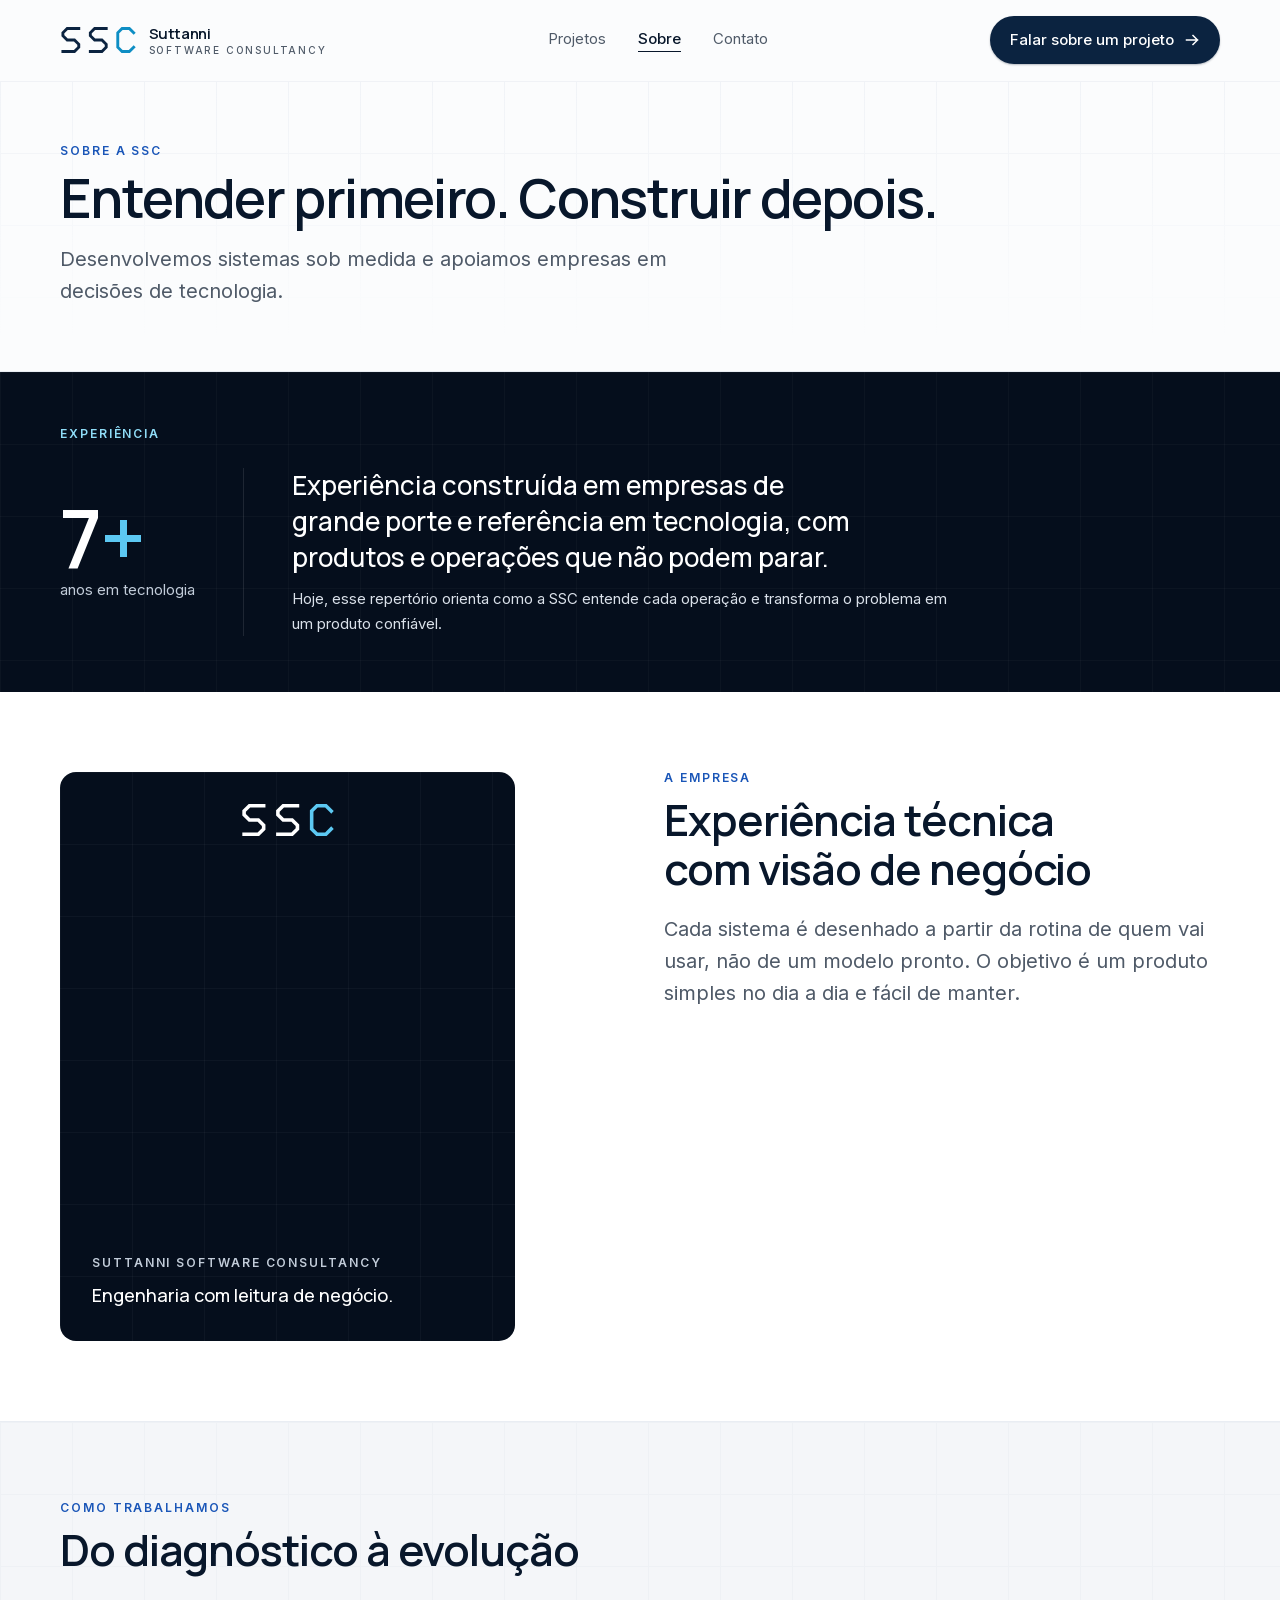
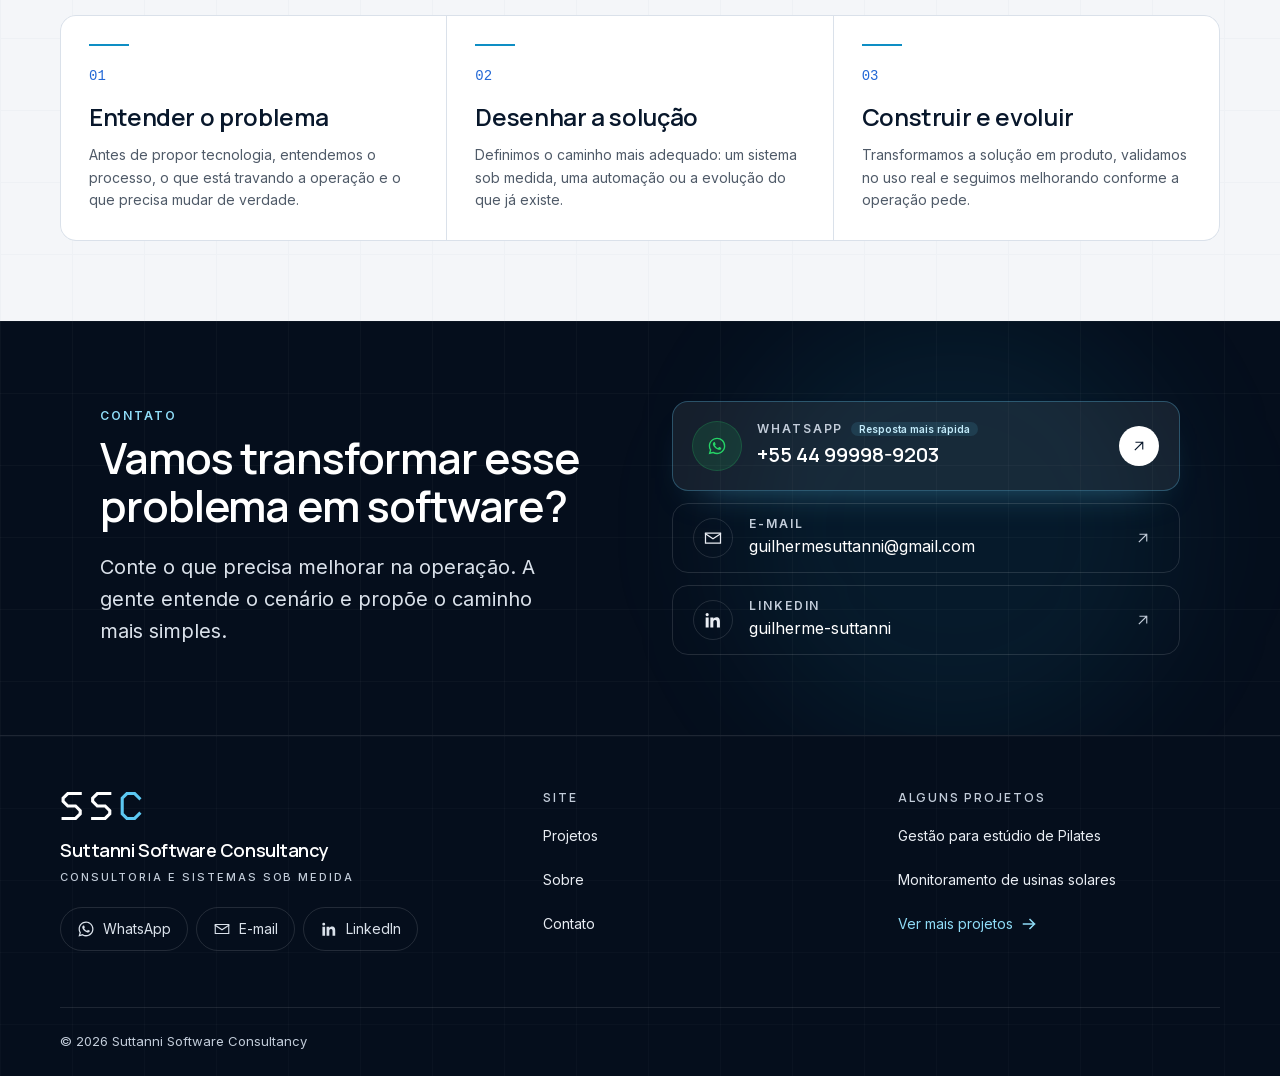
<file: sobre/index.html>
<!DOCTYPE html><html lang="pt-BR" class="manrope_9e067a5b-module__vT7MWq__variable inter_2fe1ab3d-module__-T-KAq__variable"><head><meta charSet="utf-8"/><meta name="viewport" content="width=device-width, initial-scale=1"/><link rel="preload" href="/_next/static/media/83afe278b6a6bb3c-s.p.2bn3s6zvc0dyp.woff2" as="font" crossorigin="" type="font/woff2"/><link rel="preload" href="/_next/static/media/a343f882a40d2cc9-s.p.1sj6eobyi31rd.woff2" as="font" crossorigin="" type="font/woff2"/><link rel="stylesheet" href="/_next/static/chunks/3ee8nvfncs0bu.css" data-precedence="next"/><link rel="preload" as="script" fetchPriority="low" href="/_next/static/chunks/3s6nzrbk-8mnv.js"/><script src="/_next/static/chunks/19mx3mg6lkumu.js" async=""></script><script src="/_next/static/chunks/1k__zuwipnzw8.js" async=""></script><script src="/_next/static/chunks/344n2zhqbh4pn.js" async=""></script><script src="/_next/static/chunks/turbopack-17znwwc_v55e2.js" async=""></script><script src="/_next/static/chunks/2_4q1vv5acecj.js" async=""></script><script src="/_next/static/chunks/1dckt2_fr9b4q.js" async=""></script><meta name="theme-color" content="#050e1c"/><meta name="color-scheme" content="light"/><title>Sobre | Suttanni Software Consultancy</title><meta name="description" content="A SSC é uma empresa de consultoria, engenharia e desenvolvimento de software sob medida, com mais de sete anos de experiência em tecnologia."/><meta name="application-name" content="Suttanni Software Consultancy"/><meta name="author" content="Suttanni Software Consultancy"/><meta name="keywords" content="software sob medida,desenvolvimento de sistemas,consultoria em tecnologia,automação de processos,modernização de sistemas,sistemas para empresas"/><meta name="creator" content="Suttanni Software Consultancy"/><meta name="publisher" content="Suttanni Software Consultancy"/><meta name="robots" content="index, follow"/><meta name="googlebot" content="index, follow, max-image-preview:large"/><meta name="category" content="technology"/><link rel="canonical" href="https://guisuttanni.github.io/sobre/"/><meta property="og:title" content="Sobre"/><meta property="og:description" content="A SSC é uma empresa de consultoria, engenharia e desenvolvimento de software sob medida, com mais de sete anos de experiência em tecnologia."/><meta property="og:url" content="https://guisuttanni.github.io/sobre/"/><meta property="og:site_name" content="Suttanni Software Consultancy"/><meta property="og:locale" content="pt_BR"/><meta property="og:image" content="https://guisuttanni.github.io/og.png"/><meta property="og:image:width" content="1200"/><meta property="og:image:height" content="630"/><meta property="og:image:alt" content="Sobre"/><meta property="og:type" content="website"/><meta name="twitter:card" content="summary_large_image"/><meta name="twitter:title" content="Sobre"/><meta name="twitter:description" content="A SSC é uma empresa de consultoria, engenharia e desenvolvimento de software sob medida, com mais de sete anos de experiência em tecnologia."/><meta name="twitter:image" content="https://guisuttanni.github.io/og.png"/><meta name="twitter:image:alt" content="Sobre"/><meta name="twitter:image:width" content="1200"/><meta name="twitter:image:height" content="630"/><link rel="icon" href="https://guisuttanni.github.io/icon.svg" type="image/svg+xml"/><link rel="apple-touch-icon" href="https://guisuttanni.github.io/apple-touch-icon.png" sizes="180x180" type="image/png"/><meta name="next-size-adjust" content=""/><noscript><style>.reveal { opacity: 1 !important; transform: none !important; }</style></noscript><script src="/_next/static/chunks/0cz1d0mv5g_q7.js" noModule=""></script></head><body class="min-h-dvh antialiased"><div hidden=""><!--$--><!--/$--></div><a href="#conteudo" class="sr-only rounded-full bg-navy-900 px-5 py-3 text-sm text-white focus:not-sr-only focus:fixed focus:top-4 focus:left-4 focus:z-[60]">Ir para o conteúdo</a><header class="sticky top-0 z-50 border-b transition-[border-color] duration-300 ease-[var(--ease-out-soft)] border-transparent"><div aria-hidden="true" class="absolute inset-0 -z-10 bg-mist-50/85 backdrop-blur-md transition-opacity duration-300 ease-[var(--ease-out-soft)] supports-[backdrop-filter]:bg-mist-50/75 opacity-0"></div><div class="mx-auto w-full max-w-[1240px] px-5 sm:px-8 lg:px-10 "><div class="flex h-16 items-center justify-between gap-4 transition-[height] duration-300 ease-[var(--ease-out-soft)] lg:h-20"><a class="-m-2 rounded-lg p-2" aria-label="Suttanni Software Consultancy, página inicial" href="/"><span class="flex items-center gap-3 "><svg viewBox="0 0 106 36" fill="none" aria-hidden="true" focusable="false" class="h-6 w-auto shrink-0 sm:h-[26px]" shape-rendering="geometricPrecision"><g stroke-width="4" stroke-linecap="square" stroke-linejoin="miter"><path d="M24 2 H8 L2 8 V12 L8 18 H18 L24 24 V28 L18 34 H2" stroke="#0b2340" transform="translate(2 0)"></path><path d="M24 2 H8 L2 8 V12 L8 18 H18 L24 24 V28 L18 34 H2" stroke="#0b2340" transform="translate(40 0)"></path><path d="M24 8 L18 2 H8 L2 8 V28 L8 34 H18 L24 28" stroke="#0e8ec4" transform="translate(78 0)"></path></g></svg><span class="hidden min-w-0 flex-col leading-none lg:flex"><span class="font-display text-[0.9375rem] font-semibold tracking-tight text-navy-900">Suttanni</span><span class="mt-1 text-[0.625rem] font-medium uppercase tracking-[0.18em] text-graphite-500">Software Consultancy</span></span></span></a><nav aria-label="Principal" class="hidden items-center gap-1 md:flex"><a class="group inline-flex min-h-10 items-center rounded-full px-3.5 text-[0.9375rem] transition-colors duration-200 hover:text-navy-900 text-graphite-500" href="/projetos/"><span class="link-line pb-0.5">Projetos</span></a><a aria-current="page" class="group inline-flex min-h-10 items-center rounded-full px-3.5 text-[0.9375rem] transition-colors duration-200 hover:text-navy-900 text-navy-900 font-medium" href="/sobre/"><span class="link-line pb-0.5" data-active="">Sobre</span></a><a class="group inline-flex min-h-10 items-center rounded-full px-3.5 text-[0.9375rem] transition-colors duration-200 hover:text-navy-900 text-graphite-500" href="/contato/"><span class="link-line pb-0.5">Contato</span></a></nav><div class="flex items-center gap-2"><div class="hidden md:block"><a class="group/btn inline-flex items-center justify-center gap-2.5 rounded-full font-medium transition-[background-color,color,border-color,transform,translate,scale,box-shadow] duration-200 ease-[var(--ease-out-soft)] hover:-translate-y-px active:translate-y-0 whitespace-nowrap bg-navy-800 text-white shadow-[0_1px_2px_rgba(8,23,43,0.28)] hover:bg-navy-700 hover:shadow-[0_12px_28px_-12px_rgba(8,23,43,0.7)] min-h-12 px-5 text-[0.9375rem] " href="/contato/">Falar sobre um projeto<svg viewBox="0 0 16 16" fill="none" aria-hidden="true" class="h-4 w-4 transition-transform duration-200 ease-[var(--ease-out-soft)] group-hover/btn:translate-x-1 "><path d="M2.5 8h11m0 0L9 3.5M13.5 8 9 12.5" stroke="currentColor" stroke-width="1.5" stroke-linecap="square"></path></svg></a></div><button type="button" aria-expanded="false" aria-controls="menu-mobile" aria-label="Abrir menu" class="relative -mr-2 flex h-12 w-12 items-center justify-center rounded-full text-navy-900 transition-colors hover:bg-mist-200/70 md:hidden"><span class="sr-only">Abrir menu</span><span aria-hidden="true" class="flex h-4 w-5 flex-col justify-between"><span class="block h-px w-full origin-center bg-current transition-transform duration-300 ease-[var(--ease-out-soft)] "></span><span class="block h-px w-full bg-current transition-opacity duration-200 opacity-100"></span><span class="block h-px w-full origin-center bg-current transition-transform duration-300 ease-[var(--ease-out-soft)] "></span></span></button></div></div></div><div id="menu-mobile" inert="" aria-hidden="true" class="fixed inset-x-0 top-16 bottom-0 z-40 overflow-y-auto border-t border-mist-200 bg-mist-50 transition-[opacity,visibility,transform,translate,scale] duration-300 ease-[var(--ease-out-soft)] md:hidden invisible -translate-y-2 opacity-0"><div class="mx-auto w-full max-w-[1240px] px-5 sm:px-8 lg:px-10 flex min-h-full flex-col pt-6 pb-10"><nav aria-label="Menu" class="flex flex-col"><a class="group flex items-center justify-between border-b border-mist-200 py-5 text-h3 font-display font-semibold text-navy-900 transition-[opacity,transform,translate,scale] duration-500 ease-[var(--ease-out-soft)] translate-y-2 opacity-0" style="transition-delay:0ms" href="/projetos/">Projetos<svg viewBox="0 0 16 16" fill="none" aria-hidden="true" class="h-4 w-4 transition-transform duration-200 ease-[var(--ease-out-soft)] group-hover/btn:translate-x-1 text-graphite-400 transition-transform duration-200 group-hover:translate-x-1"><path d="M2.5 8h11m0 0L9 3.5M13.5 8 9 12.5" stroke="currentColor" stroke-width="1.5" stroke-linecap="square"></path></svg></a><a class="group flex items-center justify-between border-b border-mist-200 py-5 text-h3 font-display font-semibold text-navy-900 transition-[opacity,transform,translate,scale] duration-500 ease-[var(--ease-out-soft)] translate-y-2 opacity-0" style="transition-delay:0ms" href="/sobre/">Sobre<svg viewBox="0 0 16 16" fill="none" aria-hidden="true" class="h-4 w-4 transition-transform duration-200 ease-[var(--ease-out-soft)] group-hover/btn:translate-x-1 text-graphite-400 transition-transform duration-200 group-hover:translate-x-1"><path d="M2.5 8h11m0 0L9 3.5M13.5 8 9 12.5" stroke="currentColor" stroke-width="1.5" stroke-linecap="square"></path></svg></a><a class="group flex items-center justify-between border-b border-mist-200 py-5 text-h3 font-display font-semibold text-navy-900 transition-[opacity,transform,translate,scale] duration-500 ease-[var(--ease-out-soft)] translate-y-2 opacity-0" style="transition-delay:0ms" href="/contato/">Contato<svg viewBox="0 0 16 16" fill="none" aria-hidden="true" class="h-4 w-4 transition-transform duration-200 ease-[var(--ease-out-soft)] group-hover/btn:translate-x-1 text-graphite-400 transition-transform duration-200 group-hover:translate-x-1"><path d="M2.5 8h11m0 0L9 3.5M13.5 8 9 12.5" stroke="currentColor" stroke-width="1.5" stroke-linecap="square"></path></svg></a></nav><div class="mt-8 flex flex-col gap-3"><a class="group/btn inline-flex items-center justify-center gap-2.5 rounded-full font-medium transition-[background-color,color,border-color,transform,translate,scale,box-shadow] duration-200 ease-[var(--ease-out-soft)] hover:-translate-y-px active:translate-y-0 whitespace-nowrap bg-navy-800 text-white shadow-[0_1px_2px_rgba(8,23,43,0.28)] hover:bg-navy-700 hover:shadow-[0_12px_28px_-12px_rgba(8,23,43,0.7)] min-h-13 px-6 text-base sm:min-h-14 sm:px-7 w-full" href="/contato/">Falar sobre um projeto<svg viewBox="0 0 16 16" fill="none" aria-hidden="true" class="h-4 w-4 transition-transform duration-200 ease-[var(--ease-out-soft)] group-hover/btn:translate-x-1 "><path d="M2.5 8h11m0 0L9 3.5M13.5 8 9 12.5" stroke="currentColor" stroke-width="1.5" stroke-linecap="square"></path></svg></a><a href="https://wa.me/5544999989203?text=Ol%C3%A1!%20Conheci%20a%20Suttanni%20Software%20Consultancy%20pelo%20site%20e%20gostaria%20de%20conversar%20sobre%20um%20projeto." class="group/btn inline-flex items-center justify-center gap-2.5 rounded-full font-medium transition-[background-color,color,border-color,transform,translate,scale,box-shadow] duration-200 ease-[var(--ease-out-soft)] hover:-translate-y-px active:translate-y-0 whitespace-nowrap border border-mist-300 bg-white text-navy-900 hover:border-navy-800 hover:shadow-[0_10px_24px_-16px_rgba(8,23,43,0.45)] min-h-13 px-6 text-base sm:min-h-14 sm:px-7 w-full" target="_blank" rel="noopener noreferrer"><svg viewBox="0 0 24 24" fill="currentColor" aria-hidden="true" class="h-5 w-5 text-[#25D366]"><path d="M12.04 2C6.58 2 2.13 6.45 2.13 11.91c0 1.75.46 3.45 1.32 4.95L2 22l5.25-1.38a9.87 9.87 0 0 0 4.79 1.22h.01c5.46 0 9.91-4.45 9.91-9.91 0-2.65-1.03-5.14-2.9-7.01A9.82 9.82 0 0 0 12.04 2Zm0 18.15h-.01a8.2 8.2 0 0 1-4.19-1.15l-.3-.18-3.12.82.83-3.04-.2-.31a8.2 8.2 0 0 1-1.26-4.38c0-4.54 3.7-8.24 8.25-8.24 2.2 0 4.27.86 5.83 2.42a8.19 8.19 0 0 1 2.41 5.83c0 4.54-3.7 8.23-8.24 8.23Zm4.52-6.17c-.25-.12-1.47-.72-1.69-.81-.23-.08-.39-.12-.56.13-.16.24-.64.8-.78.97-.15.16-.29.18-.53.06-.25-.13-1.05-.39-1.99-1.23-.74-.66-1.23-1.47-1.38-1.72-.14-.25-.01-.38.11-.5.11-.11.25-.29.37-.43.12-.15.16-.25.25-.41.08-.17.04-.31-.02-.43-.06-.12-.56-1.34-.76-1.84-.2-.48-.4-.42-.56-.43h-.47c-.17 0-.43.06-.66.31-.22.25-.87.85-.87 2.07 0 1.22.89 2.4 1.02 2.56.12.17 1.75 2.67 4.24 3.74.59.26 1.05.41 1.41.52.59.19 1.13.16 1.56.1.47-.07 1.47-.6 1.67-1.18.21-.58.21-1.07.15-1.18-.06-.11-.23-.17-.48-.29Z"></path></svg>WhatsApp</a></div><div class="mt-auto pt-10"><p class="text-eyebrow font-semibold uppercase text-graphite-400">Contato direto</p><a href="mailto:guilhermesuttanni@gmail.com" class="mt-3 block [overflow-wrap:anywhere] text-[0.9375rem] text-graphite-700 underline-offset-4 hover:underline">guilhermesuttanni@gmail.com</a><a href="https://wa.me/5544999989203?text=Ol%C3%A1!%20Conheci%20a%20Suttanni%20Software%20Consultancy%20pelo%20site%20e%20gostaria%20de%20conversar%20sobre%20um%20projeto." target="_blank" rel="noopener noreferrer" class="mt-1 block text-[0.9375rem] text-graphite-700 underline-offset-4 hover:underline">+55 44 99998-9203</a></div></div></div></header><main id="conteudo"><section class="relative overflow-hidden border-b border-mist-200 pt-10 pb-12 sm:pt-12 sm:pb-14 lg:pt-16 lg:pb-16"><div aria-hidden="true" class="ssc-grid-light absolute inset-0 [mask-image:linear-gradient(to_bottom,black,transparent_90%)] opacity-60"></div><div class="mx-auto w-full max-w-[1240px] px-5 sm:px-8 lg:px-10 relative"><div class="reveal  "><span class="block text-eyebrow font-semibold uppercase [text-wrap:balance] text-accent-700 ">Sobre a SSC</span><h1 class="mt-3 text-h1 font-semibold text-navy-900">Entender primeiro. Construir depois.</h1><p class="mt-4 max-w-2xl text-lead text-graphite-500">Desenvolvemos sistemas sob medida e apoiamos empresas em decisões de tecnologia.</p></div></div></section><section class="section-tight relative overflow-hidden bg-navy-950 text-white"><div aria-hidden="true" class="ssc-grid grid-drift absolute inset-0 opacity-50"></div><div class="mx-auto w-full max-w-[1240px] px-5 sm:px-8 lg:px-10 relative"><div class="reveal  "><span class="block text-eyebrow font-semibold uppercase [text-wrap:balance] text-signal-300 ">Experiência</span></div><div class="mt-6 grid gap-6 sm:mt-7 lg:grid-cols-[auto_1fr] lg:items-center lg:gap-0"><div class="reveal  lg:pr-12" style="--reveal-delay:60ms"><p class="flex items-end gap-4 lg:flex-col lg:items-start lg:gap-2"><span class="font-display text-[clamp(3.25rem,7vw,5rem)] font-semibold leading-[0.85] tracking-tight text-white">7<span class="text-signal-400">+</span></span><span class="pb-1 text-[0.9375rem] leading-snug text-mist-400 lg:pb-0">anos em tecnologia</span></p></div><div class="reveal  border-t border-white/10 pt-6 lg:border-t-0 lg:border-l lg:pt-0 lg:pl-12" style="--reveal-delay:120ms"><p class="max-w-3xl font-display text-[clamp(1.25rem,1.05rem+0.8vw,1.625rem)] leading-snug font-medium text-white [text-wrap:balance]">Experiência construída em empresas de grande porte e referência em tecnologia, com produtos e operações que não podem parar.</p><p class="mt-3 max-w-2xl text-[0.9375rem] leading-relaxed text-mist-300">Hoje, esse repertório orienta como a SSC entende cada operação e transforma o problema em um produto confiável.</p></div></div></div></section><section id="sobre" class="section scroll-mt-24 bg-white"><div class="mx-auto w-full max-w-[1240px] px-5 sm:px-8 lg:px-10 "><div class="grid gap-10 lg:grid-cols-12 lg:gap-12"><div class="reveal  lg:col-span-5"><div class="relative aspect-4/5 w-full max-w-sm overflow-hidden rounded-2xl bg-navy-950 lg:max-w-none"><div aria-hidden="true" class="ssc-grid absolute inset-0 opacity-60"></div><div class="relative flex h-full flex-col justify-between p-8"><svg viewBox="0 0 106 36" fill="none" aria-hidden="true" focusable="false" class="h-8 w-auto" shape-rendering="geometricPrecision"><g stroke-width="4" stroke-linecap="square" stroke-linejoin="miter"><path d="M24 2 H8 L2 8 V12 L8 18 H18 L24 24 V28 L18 34 H2" stroke="#ffffff" transform="translate(2 0)"></path><path d="M24 2 H8 L2 8 V12 L8 18 H18 L24 24 V28 L18 34 H2" stroke="#ffffff" transform="translate(40 0)"></path><path d="M24 8 L18 2 H8 L2 8 V28 L8 34 H18 L24 28" stroke="#5cc8f2" transform="translate(78 0)"></path></g></svg><div><p class="text-eyebrow font-semibold uppercase text-mist-400">Suttanni Software Consultancy</p><p class="mt-3 text-lg font-display font-medium text-white">Engenharia com leitura de negócio.</p></div></div></div></div><div class="lg:col-span-6 lg:col-start-7"><div class="reveal  "><span class="block text-eyebrow font-semibold uppercase [text-wrap:balance] text-accent-700 ">A empresa</span><h2 class="mt-3 text-h2 font-semibold text-navy-900">Experiência técnica com visão de negócio</h2></div><div class="reveal  " style="--reveal-delay:80ms"><div class="mt-5 text-lead text-graphite-500"><p>Cada sistema é desenhado a partir da rotina de quem vai usar, não de um modelo pronto. O objetivo é um produto simples no dia a dia e fácil de manter.</p></div></div></div></div></div></section><section id="como-trabalhamos" class="section relative scroll-mt-24 overflow-hidden border-t border-mist-200 bg-mist-100"><div aria-hidden="true" class="ssc-grid-light grid-drift absolute inset-0 opacity-50"></div><div class="mx-auto w-full max-w-[1240px] px-5 sm:px-8 lg:px-10 relative"><div class="reveal  flex min-w-0 flex-col items-start "><span class="block text-eyebrow font-semibold uppercase [text-wrap:balance] text-accent-700 ">Como trabalhamos</span><h2 class="mt-3 text-h2 font-semibold text-navy-900">Do diagnóstico à evolução</h2></div><ol class="mt-8 sm:mt-10 md:grid md:grid-cols-3 md:gap-px md:overflow-hidden md:rounded-2xl md:border md:border-mist-300 md:bg-mist-300"><li class="reveal  flex gap-4 border-t border-mist-300 py-5 first:border-t-0 first:pt-0 md:flex-col md:gap-0 md:border-0 md:bg-white md:p-6 md:first:pt-6 lg:p-7 lg:first:pt-7"><span aria-hidden="true" class="step-bar mb-5 hidden h-0.5 bg-signal-600 md:block"></span><span class="w-6 shrink-0 pt-1 font-mono text-sm text-accent-600 md:w-auto md:pt-0">01</span><div><h3 class="text-h3 font-semibold text-navy-900 md:mt-4">Entender o problema</h3><p class="mt-2 text-sm leading-relaxed text-graphite-500 md:mt-3">Antes de propor tecnologia, entendemos o processo, o que está travando a operação e o que precisa mudar de verdade.</p></div></li><li class="reveal  flex gap-4 border-t border-mist-300 py-5 first:border-t-0 first:pt-0 md:flex-col md:gap-0 md:border-0 md:bg-white md:p-6 md:first:pt-6 lg:p-7 lg:first:pt-7" style="--reveal-delay:70ms"><span aria-hidden="true" class="step-bar mb-5 hidden h-0.5 bg-signal-600 md:block"></span><span class="w-6 shrink-0 pt-1 font-mono text-sm text-accent-600 md:w-auto md:pt-0">02</span><div><h3 class="text-h3 font-semibold text-navy-900 md:mt-4">Desenhar a solução</h3><p class="mt-2 text-sm leading-relaxed text-graphite-500 md:mt-3">Definimos o caminho mais adequado: um sistema sob medida, uma automação ou a evolução do que já existe.</p></div></li><li class="reveal  flex gap-4 border-t border-mist-300 py-5 first:border-t-0 first:pt-0 md:flex-col md:gap-0 md:border-0 md:bg-white md:p-6 md:first:pt-6 lg:p-7 lg:first:pt-7" style="--reveal-delay:140ms"><span aria-hidden="true" class="step-bar mb-5 hidden h-0.5 bg-signal-600 md:block"></span><span class="w-6 shrink-0 pt-1 font-mono text-sm text-accent-600 md:w-auto md:pt-0">03</span><div><h3 class="text-h3 font-semibold text-navy-900 md:mt-4">Construir e evoluir</h3><p class="mt-2 text-sm leading-relaxed text-graphite-500 md:mt-3">Transformamos a solução em produto, validamos no uso real e seguimos melhorando conforme a operação pede.</p></div></li></ol></div></section><section id="contato" class="section relative scroll-mt-24 overflow-hidden bg-navy-950 text-white"><div aria-hidden="true" class="ssc-grid grid-drift absolute inset-0 opacity-50"></div><div aria-hidden="true" class="absolute top-1/2 right-[8%] hidden h-[28rem] w-[28rem] -translate-y-1/2 rounded-full bg-signal-500/8 blur-3xl lg:block"></div><div class="mx-auto w-full max-w-[1240px] px-5 sm:px-8 lg:px-10 relative"><div class="mx-auto grid max-w-[1080px] gap-10 lg:grid-cols-2 lg:items-center lg:gap-16"><div class="reveal  "><span class="block text-eyebrow font-semibold uppercase [text-wrap:balance] text-signal-300 ">Contato</span><h2 class="mt-3 text-h2 font-semibold text-white">Vamos transformar esse problema em software?</h2><p class="mt-5 max-w-md text-lead text-mist-300">Conte o que precisa melhorar na operação. A gente entende o cenário e propõe o caminho mais simples.</p></div><ul class="grid gap-3"><li class="reveal  " style="--reveal-delay:80ms"><a href="https://wa.me/5544999989203?text=Ol%C3%A1!%20Conheci%20a%20Suttanni%20Software%20Consultancy%20pelo%20site%20e%20gostaria%20de%20conversar%20sobre%20um%20projeto." target="_blank" rel="noopener noreferrer" class="group relative flex items-center gap-4 rounded-2xl border transition-[background-color,border-color,transform,translate,scale,box-shadow] duration-300 ease-[var(--ease-out-soft)] hover:-translate-y-0.5 border-signal-400/30 bg-white/[0.07] p-4 shadow-[0_18px_40px_-28px_rgba(92,200,242,0.6)] hover:border-signal-400/60 hover:bg-white/10 sm:p-5"><span class="flex shrink-0 items-center justify-center rounded-full h-12 w-12 bg-[#25D366]/12 ring-1 ring-[#25D366]/30"><svg viewBox="0 0 24 24" fill="currentColor" aria-hidden="true" class="h-5 w-5 text-[#25D366]"><path d="M12.04 2C6.58 2 2.13 6.45 2.13 11.91c0 1.75.46 3.45 1.32 4.95L2 22l5.25-1.38a9.87 9.87 0 0 0 4.79 1.22h.01c5.46 0 9.91-4.45 9.91-9.91 0-2.65-1.03-5.14-2.9-7.01A9.82 9.82 0 0 0 12.04 2Zm0 18.15h-.01a8.2 8.2 0 0 1-4.19-1.15l-.3-.18-3.12.82.83-3.04-.2-.31a8.2 8.2 0 0 1-1.26-4.38c0-4.54 3.7-8.24 8.25-8.24 2.2 0 4.27.86 5.83 2.42a8.19 8.19 0 0 1 2.41 5.83c0 4.54-3.7 8.23-8.24 8.23Zm4.52-6.17c-.25-.12-1.47-.72-1.69-.81-.23-.08-.39-.12-.56.13-.16.24-.64.8-.78.97-.15.16-.29.18-.53.06-.25-.13-1.05-.39-1.99-1.23-.74-.66-1.23-1.47-1.38-1.72-.14-.25-.01-.38.11-.5.11-.11.25-.29.37-.43.12-.15.16-.25.25-.41.08-.17.04-.31-.02-.43-.06-.12-.56-1.34-.76-1.84-.2-.48-.4-.42-.56-.43h-.47c-.17 0-.43.06-.66.31-.22.25-.87.85-.87 2.07 0 1.22.89 2.4 1.02 2.56.12.17 1.75 2.67 4.24 3.74.59.26 1.05.41 1.41.52.59.19 1.13.16 1.56.1.47-.07 1.47-.6 1.67-1.18.21-.58.21-1.07.15-1.18-.06-.11-.23-.17-.48-.29Z"></path></svg></span><span class="min-w-0 flex-1"><span class="flex flex-wrap items-center gap-x-2 gap-y-1 text-eyebrow font-semibold uppercase text-mist-400">WhatsApp<span class="rounded-full bg-signal-400/12 px-2 py-0.5 text-[0.625rem] tracking-normal text-signal-200 normal-case">Resposta mais rápida</span></span><span class="mt-1 block [overflow-wrap:anywhere] text-white font-display text-[clamp(1.0625rem,4.4vw,1.25rem)] font-semibold">+55 44 99998-9203</span></span><span aria-hidden="true" class="hidden shrink-0 items-center justify-center rounded-full transition-[background-color,color,transform,translate,scale] duration-300 ease-[var(--ease-out-soft)] min-[400px]:flex h-10 w-10 bg-white text-navy-900 group-hover:translate-x-0.5"><svg viewBox="0 0 24 24" aria-hidden="true" class="h-4.5 w-4.5 transition-transform duration-300 group-hover:-translate-y-px group-hover:translate-x-px" fill="none" stroke="currentColor" stroke-width="1.5" stroke-linecap="square" stroke-linejoin="miter"><path d="M7 17 17 7M8 7h9v9"></path></svg></span></a></li><li class="reveal  " style="--reveal-delay:150ms"><a href="mailto:guilhermesuttanni@gmail.com" class="group relative flex items-center gap-4 rounded-2xl border transition-[background-color,border-color,transform,translate,scale,box-shadow] duration-300 ease-[var(--ease-out-soft)] hover:-translate-y-0.5 border-white/12 px-4 py-3.5 hover:border-white/30 hover:bg-white/5 sm:px-5"><span class="flex shrink-0 items-center justify-center rounded-full h-10 w-10 border border-white/12 text-mist-200"><svg viewBox="0 0 24 24" aria-hidden="true" class="h-5 w-5" fill="none" stroke="currentColor" stroke-width="1.5" stroke-linecap="square" stroke-linejoin="miter"><path d="M3 6h18v12H3z"></path><path d="m3 7 9 6 9-6"></path></svg></span><span class="min-w-0 flex-1"><span class="flex flex-wrap items-center gap-x-2 gap-y-1 text-eyebrow font-semibold uppercase text-mist-400">E-mail</span><span class="mt-1 block [overflow-wrap:anywhere] text-white text-[clamp(0.8125rem,3.6vw,1rem)]">guilhermesuttanni@gmail.com</span></span><span aria-hidden="true" class="hidden shrink-0 items-center justify-center rounded-full transition-[background-color,color,transform,translate,scale] duration-300 ease-[var(--ease-out-soft)] min-[400px]:flex h-8 w-8 text-mist-400 group-hover:text-white"><svg viewBox="0 0 24 24" aria-hidden="true" class="h-4.5 w-4.5 transition-transform duration-300 group-hover:-translate-y-px group-hover:translate-x-px" fill="none" stroke="currentColor" stroke-width="1.5" stroke-linecap="square" stroke-linejoin="miter"><path d="M7 17 17 7M8 7h9v9"></path></svg></span></a></li><li class="reveal  " style="--reveal-delay:220ms"><a href="https://www.linkedin.com/in/guilherme-suttanni" target="_blank" rel="noopener noreferrer" class="group relative flex items-center gap-4 rounded-2xl border transition-[background-color,border-color,transform,translate,scale,box-shadow] duration-300 ease-[var(--ease-out-soft)] hover:-translate-y-0.5 border-white/12 px-4 py-3.5 hover:border-white/30 hover:bg-white/5 sm:px-5"><span class="flex shrink-0 items-center justify-center rounded-full h-10 w-10 border border-white/12 text-mist-200"><svg viewBox="0 0 24 24" fill="currentColor" aria-hidden="true" class="h-5 w-5"><path d="M6.94 5.5a1.94 1.94 0 1 1-3.88 0 1.94 1.94 0 0 1 3.88 0ZM3.2 8.93h3.6V21H3.2V8.93Zm5.85 0h3.45v1.65h.05c.48-.9 1.66-1.86 3.41-1.86 3.65 0 4.33 2.36 4.33 5.44V21h-3.6v-5.9c0-1.41-.03-3.22-2-3.22-2 0-2.3 1.53-2.3 3.11V21h-3.6V8.93Z"></path></svg></span><span class="min-w-0 flex-1"><span class="flex flex-wrap items-center gap-x-2 gap-y-1 text-eyebrow font-semibold uppercase text-mist-400">LinkedIn</span><span class="mt-1 block [overflow-wrap:anywhere] text-white text-[clamp(0.8125rem,3.6vw,1rem)]">guilherme-suttanni</span></span><span aria-hidden="true" class="hidden shrink-0 items-center justify-center rounded-full transition-[background-color,color,transform,translate,scale] duration-300 ease-[var(--ease-out-soft)] min-[400px]:flex h-8 w-8 text-mist-400 group-hover:text-white"><svg viewBox="0 0 24 24" aria-hidden="true" class="h-4.5 w-4.5 transition-transform duration-300 group-hover:-translate-y-px group-hover:translate-x-px" fill="none" stroke="currentColor" stroke-width="1.5" stroke-linecap="square" stroke-linejoin="miter"><path d="M7 17 17 7M8 7h9v9"></path></svg></span></a></li></ul></div></div></section><!--$--><!--/$--></main><footer class="relative overflow-hidden border-t border-white/10 bg-navy-950 text-mist-300"><div aria-hidden="true" class="ssc-grid absolute inset-0 opacity-40"></div><div class="mx-auto w-full max-w-[1240px] px-5 sm:px-8 lg:px-10 relative"><div class="grid gap-8 py-10 sm:py-14 lg:grid-cols-[1.4fr_1fr_1fr] lg:gap-8"><div class="max-w-sm"><span class="flex flex-col items-start gap-4 "><svg viewBox="0 0 106 36" fill="none" aria-hidden="true" focusable="false" class="h-7 w-auto" shape-rendering="geometricPrecision"><g stroke-width="4" stroke-linecap="square" stroke-linejoin="miter"><path d="M24 2 H8 L2 8 V12 L8 18 H18 L24 24 V28 L18 34 H2" stroke="#ffffff" transform="translate(2 0)"></path><path d="M24 2 H8 L2 8 V12 L8 18 H18 L24 24 V28 L18 34 H2" stroke="#ffffff" transform="translate(40 0)"></path><path d="M24 8 L18 2 H8 L2 8 V28 L8 34 H18 L24 28" stroke="#5cc8f2" transform="translate(78 0)"></path></g></svg><span class="flex flex-col leading-none"><span class="font-display text-lg font-semibold tracking-tight text-white">Suttanni Software Consultancy</span><span class="mt-2 text-[0.6875rem] font-medium uppercase tracking-[0.18em] text-mist-400 [text-wrap:balance]">Consultoria e sistemas sob medida</span></span></span><div class="mt-6 flex flex-wrap gap-2"><a href="https://wa.me/5544999989203?text=Ol%C3%A1!%20Conheci%20a%20Suttanni%20Software%20Consultancy%20pelo%20site%20e%20gostaria%20de%20conversar%20sobre%20um%20projeto." target="_blank" rel="noopener noreferrer" class="flex h-11 items-center gap-2 rounded-full border border-white/12 px-4 text-sm text-mist-300 transition-colors duration-200 hover:border-white/35 hover:text-white"><svg viewBox="0 0 24 24" fill="currentColor" aria-hidden="true" class="h-4.5 w-4.5"><path d="M12.04 2C6.58 2 2.13 6.45 2.13 11.91c0 1.75.46 3.45 1.32 4.95L2 22l5.25-1.38a9.87 9.87 0 0 0 4.79 1.22h.01c5.46 0 9.91-4.45 9.91-9.91 0-2.65-1.03-5.14-2.9-7.01A9.82 9.82 0 0 0 12.04 2Zm0 18.15h-.01a8.2 8.2 0 0 1-4.19-1.15l-.3-.18-3.12.82.83-3.04-.2-.31a8.2 8.2 0 0 1-1.26-4.38c0-4.54 3.7-8.24 8.25-8.24 2.2 0 4.27.86 5.83 2.42a8.19 8.19 0 0 1 2.41 5.83c0 4.54-3.7 8.23-8.24 8.23Zm4.52-6.17c-.25-.12-1.47-.72-1.69-.81-.23-.08-.39-.12-.56.13-.16.24-.64.8-.78.97-.15.16-.29.18-.53.06-.25-.13-1.05-.39-1.99-1.23-.74-.66-1.23-1.47-1.38-1.72-.14-.25-.01-.38.11-.5.11-.11.25-.29.37-.43.12-.15.16-.25.25-.41.08-.17.04-.31-.02-.43-.06-.12-.56-1.34-.76-1.84-.2-.48-.4-.42-.56-.43h-.47c-.17 0-.43.06-.66.31-.22.25-.87.85-.87 2.07 0 1.22.89 2.4 1.02 2.56.12.17 1.75 2.67 4.24 3.74.59.26 1.05.41 1.41.52.59.19 1.13.16 1.56.1.47-.07 1.47-.6 1.67-1.18.21-.58.21-1.07.15-1.18-.06-.11-.23-.17-.48-.29Z"></path></svg>WhatsApp</a><a href="mailto:guilhermesuttanni@gmail.com" class="flex h-11 items-center gap-2 rounded-full border border-white/12 px-4 text-sm text-mist-300 transition-colors duration-200 hover:border-white/35 hover:text-white"><svg viewBox="0 0 24 24" aria-hidden="true" class="h-4.5 w-4.5" fill="none" stroke="currentColor" stroke-width="1.5" stroke-linecap="square" stroke-linejoin="miter"><path d="M3 6h18v12H3z"></path><path d="m3 7 9 6 9-6"></path></svg>E-mail</a><a href="https://www.linkedin.com/in/guilherme-suttanni" target="_blank" rel="noopener noreferrer" class="flex h-11 items-center gap-2 rounded-full border border-white/12 px-4 text-sm text-mist-300 transition-colors duration-200 hover:border-white/35 hover:text-white"><svg viewBox="0 0 24 24" fill="currentColor" aria-hidden="true" class="h-4.5 w-4.5"><path d="M6.94 5.5a1.94 1.94 0 1 1-3.88 0 1.94 1.94 0 0 1 3.88 0ZM3.2 8.93h3.6V21H3.2V8.93Zm5.85 0h3.45v1.65h.05c.48-.9 1.66-1.86 3.41-1.86 3.65 0 4.33 2.36 4.33 5.44V21h-3.6v-5.9c0-1.41-.03-3.22-2-3.22-2 0-2.3 1.53-2.3 3.11V21h-3.6V8.93Z"></path></svg>LinkedIn</a></div></div><div class="grid grid-cols-2 gap-8 lg:contents"><nav aria-label="Rodapé" class="text-sm"><h2 class="text-eyebrow font-semibold uppercase text-mist-400">Site</h2><ul class="mt-3 space-y-1"><li><a class="inline-flex min-h-10 items-center text-mist-200 transition-colors hover:text-white" href="/projetos/">Projetos</a></li><li><a class="inline-flex min-h-10 items-center text-mist-200 transition-colors hover:text-white" href="/sobre/">Sobre</a></li><li><a class="inline-flex min-h-10 items-center text-mist-200 transition-colors hover:text-white" href="/contato/">Contato</a></li></ul></nav><nav aria-label="Projetos" class="text-sm"><h2 class="text-eyebrow font-semibold uppercase text-mist-400">Alguns projetos</h2><ul class="mt-3 space-y-1"><li><a class="inline-flex min-h-10 items-center text-mist-200 transition-colors hover:text-white" href="/projetos/studio-carlos-lopes/">Gestão para estúdio de Pilates</a></li><li><a class="inline-flex min-h-10 items-center text-mist-200 transition-colors hover:text-white" href="/projetos/g-smart/">Monitoramento de usinas solares</a></li><li><a class="group inline-flex min-h-10 items-center gap-2 text-signal-300 transition-colors hover:text-white" href="/projetos/">Ver mais projetos<svg viewBox="0 0 16 16" fill="none" aria-hidden="true" class="h-4 w-4 transition-transform duration-200 ease-[var(--ease-out-soft)] group-hover/btn:translate-x-1 transition-transform duration-300 group-hover:translate-x-1"><path d="M2.5 8h11m0 0L9 3.5M13.5 8 9 12.5" stroke="currentColor" stroke-width="1.5" stroke-linecap="square"></path></svg></a></li></ul></nav></div></div><div class="border-t border-white/10 py-6 text-[0.8125rem] text-mist-400"><p>© <!-- -->2026<!-- --> <!-- -->Suttanni Software Consultancy</p></div></div></footer><a href="https://wa.me/5544999989203?text=Ol%C3%A1!%20Conheci%20a%20Suttanni%20Software%20Consultancy%20pelo%20site%20e%20gostaria%20de%20conversar%20sobre%20um%20projeto." target="_blank" rel="noopener noreferrer" aria-label="Conversar pelo WhatsApp" tabindex="-1" aria-hidden="true" class="fixed right-4 bottom-4 z-30 flex h-13 items-center gap-2 rounded-full border border-mist-300 bg-white pr-4 pl-3.5 text-[0.9375rem] font-medium text-navy-900 shadow-[0_10px_30px_-12px_rgba(8,23,43,0.45)] transition-[opacity,transform,translate,scale] duration-300 ease-[var(--ease-out-soft)] md:hidden pointer-events-none translate-y-3 opacity-0"><svg viewBox="0 0 24 24" fill="currentColor" aria-hidden="true" class="h-5 w-5 text-[#25D366]"><path d="M12.04 2C6.58 2 2.13 6.45 2.13 11.91c0 1.75.46 3.45 1.32 4.95L2 22l5.25-1.38a9.87 9.87 0 0 0 4.79 1.22h.01c5.46 0 9.91-4.45 9.91-9.91 0-2.65-1.03-5.14-2.9-7.01A9.82 9.82 0 0 0 12.04 2Zm0 18.15h-.01a8.2 8.2 0 0 1-4.19-1.15l-.3-.18-3.12.82.83-3.04-.2-.31a8.2 8.2 0 0 1-1.26-4.38c0-4.54 3.7-8.24 8.25-8.24 2.2 0 4.27.86 5.83 2.42a8.19 8.19 0 0 1 2.41 5.83c0 4.54-3.7 8.23-8.24 8.23Zm4.52-6.17c-.25-.12-1.47-.72-1.69-.81-.23-.08-.39-.12-.56.13-.16.24-.64.8-.78.97-.15.16-.29.18-.53.06-.25-.13-1.05-.39-1.99-1.23-.74-.66-1.23-1.47-1.38-1.72-.14-.25-.01-.38.11-.5.11-.11.25-.29.37-.43.12-.15.16-.25.25-.41.08-.17.04-.31-.02-.43-.06-.12-.56-1.34-.76-1.84-.2-.48-.4-.42-.56-.43h-.47c-.17 0-.43.06-.66.31-.22.25-.87.85-.87 2.07 0 1.22.89 2.4 1.02 2.56.12.17 1.75 2.67 4.24 3.74.59.26 1.05.41 1.41.52.59.19 1.13.16 1.56.1.47-.07 1.47-.6 1.67-1.18.21-.58.21-1.07.15-1.18-.06-.11-.23-.17-.48-.29Z"></path></svg>WhatsApp</a><script type="application/ld+json">{"@context":"https://schema.org","@graph":[{"@type":"ProfessionalService","@id":"https://guisuttanni.github.io/#organizacao","name":"Suttanni Software Consultancy","alternateName":"SSC","url":"https://guisuttanni.github.io","description":"Desenvolvimento de sistemas sob medida, automação e consultoria tecnológica para empresas que querem transformar processos e ideias em soluções digitais.","email":"guilhermesuttanni@gmail.com","telephone":"+5544999989203","areaServed":"BR","availableLanguage":"pt-BR","sameAs":["https://www.linkedin.com/in/guilherme-suttanni"],"knowsAbout":["Desenvolvimento de software sob medida","Modernização de sistemas","Automação de processos","Consultoria tecnológica"]},{"@type":"WebSite","@id":"https://guisuttanni.github.io/#site","url":"https://guisuttanni.github.io","name":"Suttanni Software Consultancy","inLanguage":"pt-BR","publisher":{"@id":"https://guisuttanni.github.io/#organizacao"}}]}</script><script src="/_next/static/chunks/3s6nzrbk-8mnv.js" id="_R_" async=""></script><script>(self.__next_f=self.__next_f||[]).push([0])</script><script>self.__next_f.push([1,"1:\"$Sreact.fragment\"\n3:I[3374,[\"/_next/static/chunks/2_4q1vv5acecj.js\"],\"Header\"]\n4:I[39756,[\"/_next/static/chunks/2_4q1vv5acecj.js\"],\"default\"]\n5:I[37457,[\"/_next/static/chunks/2_4q1vv5acecj.js\"],\"default\"]\n6:I[22016,[\"/_next/static/chunks/2_4q1vv5acecj.js\",\"/_next/static/chunks/1dckt2_fr9b4q.js\"],\"\"]\ne:I[68027,[\"/_next/static/chunks/2_4q1vv5acecj.js\"],\"default\",1]\n:HL[\"/_next/static/chunks/3ee8nvfncs0bu.css\",\"style\"]\n:HL[\"/_next/static/media/83afe278b6a6bb3c-s.p.2bn3s6zvc0dyp.woff2\",\"font\",{\"crossOrigin\":\"\",\"type\":\"font/woff2\"}]\n:HL[\"/_next/static/media/a343f882a40d2cc9-s.p.1sj6eobyi31rd.woff2\",\"font\",{\"crossOrigin\":\"\",\"type\":\"font/woff2\"}]\n2:[\"$\",\"style\",null,{\"children\":\".reveal { opacity: 1 !important; transform: none !important; }\"}]\nc:X\n0:{\"P\":null,\"c\":[\"\",\"sobre\",\"\"],\"q\":\"\",\"i\":false,\"f\":[[[\"\",{\"children\":[\"sobre\",{\"children\":[\"__PAGE__\",{},\"$undefined\",\"$undefined\",4608]},\"$undefined\",\"$undefined\",4608]},\"$undefined\",\"$undefined\",4624],[[\"$\",\"$1\",\"c\",{\"children\":[[[\"$\",\"link\",\"0\",{\"rel\":\"stylesheet\",\"href\":\"/_next/static/chunks/3ee8nvfncs0bu.css\",\"precedence\":\"next\",\"crossOrigin\":\"$undefined\",\"nonce\":\"$undefined\"}],[\"$\",\"script\",\"script-0\",{\"src\":\"/_next/static/chunks/2_4q1vv5acecj.js\",\"async\":true,\"nonce\":\"$undefined\"}]],[\"$\",\"html\",null,{\"lang\":\"pt-BR\",\"className\":\"manrope_9e067a5b-module__vT7MWq__variable inter_2fe1ab3d-module__-T-KAq__variable\",\"children\":[[\"$\",\"head\",null,{\"children\":[\"$\",\"noscript\",null,{\"children\":\"$2\"}]}],[\"$\",\"body\",null,{\"className\":\"min-h-dvh antialiased\",\"children\":[[\"$\",\"a\",null,{\"href\":\"#conteudo\",\"className\":\"sr-only rounded-full bg-navy-900 px-5 py-3 text-sm text-white focus:not-sr-only focus:fixed focus:top-4 focus:left-4 focus:z-[60]\",\"children\":\"Ir para o conteúdo\"}],[\"$\",\"$L3\",null,{}],[\"$\",\"main\",null,{\"id\":\"conteudo\",\"children\":[\"$\",\"$L4\",null,{\"parallelRouterKey\":\"children\",\"error\":\"$undefined\",\"errorStyles\":\"$undefined\",\"errorScripts\":\"$undefined\",\"template\":[\"$\",\"$L5\",null,{}],\"templateStyles\":\"$undefined\",\"templateScripts\":\"$undefined\",\"notFound\":[[\"$\",\"section\",null,{\"className\":\"relative overflow-hidden bg-navy-950 py-20 text-white sm:py-28\",\"children\":[[\"$\",\"div\",null,{\"aria-hidden\":\"true\",\"className\":\"ssc-grid absolute inset-0 opacity-50\"}],[\"$\",\"div\",null,{\"className\":\"mx-auto w-full max-w-[1240px] px-5 sm:px-8 lg:px-10 relative\",\"children\":[\"$\",\"div\",null,{\"className\":\"max-w-xl\",\"children\":[[\"$\",\"svg\",null,{\"viewBox\":\"0 0 106 36\",\"fill\":\"none\",\"aria-hidden\":\"true\",\"focusable\":\"false\",\"className\":\"h-7 w-auto\",\"shapeRendering\":\"geometricPrecision\",\"children\":[\"$\",\"g\",null,{\"strokeWidth\":4,\"strokeLinecap\":\"square\",\"strokeLinejoin\":\"miter\",\"children\":[[\"$\",\"path\",null,{\"d\":\"M24 2 H8 L2 8 V12 L8 18 H18 L24 24 V28 L18 34 H2\",\"stroke\":\"#ffffff\",\"transform\":\"translate(2 0)\"}],[\"$\",\"path\",null,{\"d\":\"M24 2 H8 L2 8 V12 L8 18 H18 L24 24 V28 L18 34 H2\",\"stroke\":\"#ffffff\",\"transform\":\"translate(40 0)\"}],[\"$\",\"path\",null,{\"d\":\"M24 8 L18 2 H8 L2 8 V28 L8 34 H18 L24 28\",\"stroke\":\"#5cc8f2\",\"transform\":\"translate(78 0)\"}]]}]}],[\"$\",\"p\",null,{\"className\":\"mt-10 font-mono text-sm text-accent-400\",\"children\":\"404\"}],[\"$\",\"h1\",null,{\"className\":\"mt-4 text-h1 font-semibold text-white\",\"children\":\"Essa página não existe.\"}],[\"$\",\"p\",null,{\"className\":\"mt-5 text-lead text-mist-300\",\"children\":\"O endereço pode ter mudado. Os projetos e as informações da SSC continuam logo aqui.\"}],[\"$\",\"div\",null,{\"className\":\"mt-9 flex flex-col gap-3 sm:flex-row\",\"children\":[[\"$\",\"$L6\",null,{\"href\":\"/\",\"className\":\"group/btn inline-flex items-center justify-center gap-2.5 rounded-full font-medium transition-[background-color,color,border-color,transform,translate,scale,box-shadow] duration-200 ease-[var(--ease-out-soft)] hover:-translate-y-px active:translate-y-0 whitespace-nowrap bg-white text-navy-900 shadow-[0_8px_30px_-16px_rgba(0,0,0,0.8)] hover:shadow-[0_0_0_4px_rgb(92_200_242/0.18),0_14px_34px_-14px_rgba(0,0,0,0.85)] min-h-13 px-6 text-base sm:min-h-14 sm:px-7 \",\"children\":[\"Voltar para a home\",[\"$\",\"svg\",null,{\"viewBox\":\"0 0 16 16\",\"fill\":\"none\",\"aria-hidden\":\"true\",\"className\":\"h-4 w-4 transition-transform duration-200 ease-[var(--ease-out-soft)] group-hover/btn:translate-x-1 \",\"children\":[\"$\",\"path\",null,{\"d\":\"M2.5 8h11m0 0L9 3.5M13.5 8 9 12.5\",\"stroke\":\"currentColor\",\"strokeWidth\":\"1.5\",\"strokeLinecap\":\"square\"}]}]]}],[\"$\",\"$L6\",null,{\"href\":\"/projetos\",\"className\":\"group/btn inline-flex items-center justify-center gap-2.5 rounded-full font-medium transition-[background-color,color,border-color,transform,translate,scale,box-shadow] duration-200 ease-[var(--ease-out-soft)] hover:-translate-y-px active:translate-y-0 whitespace-nowrap border border-white/25 text-white hover:border-signal-300/70 hover:bg-white/5 min-h-13 px-6 text-base sm:min-h-14 sm:px-7 \",\"children\":\"Ver os projetos\"}]]}]]}]}]]}],[]],\"forbidden\":\"$undefined\",\"unauthorized\":\"$undefined\"}]}],[\"$\",\"footer\",null,{\"className\":\"relative overflow-hidden border-t border-white/10 bg-navy-950 text-mist-300\",\"children\":[[\"$\",\"div\",null,{\"aria-hidden\":\"true\",\"className\":\"ssc-grid absolute inset-0 opacity-40\"}],\"$L7\"]}],\"$L8\",\"$L9\"]}]]}]]}],{\"children\":[\"$La\",{\"children\":[\"$Lb\",{},null,false,null]},null,false,\"$c\"]},null,false,null],\"$Ld\",false]],\"m\":\"$undefined\",\"G\":[\"$e\",[\"$Lf\"]],\"S\":true,\"h\":null,\"r\":\"$undefined\",\"s\":\"$undefined\",\"a\":\"$undefined\",\"l\":\"$undefined\",\"p\":\"$undefined\",\"d\":\"$undefined\",\"b\":\"zZ88_gp-fIUniv4BqXFcQ\"}\n13:I[14167,[\"/_next/static/chunks/2_4q1vv5acecj.js\"],\"WhatsAppFab\"]\n14:I[49005,[\"/_next/static/chunks/2_4q1vv5acecj.js\",\"/_next/static/chunks/1dckt2_fr9b4q.js\"],\"Reveal\"]\n1b:I[97367,[\"/_next/static/chunks/2_4q1vv5acecj.js\"],\"ViewportBoundary\"]\n1d:I[97367,[\"/_next/static/chunks/2_4q1vv5acecj.js\"],\"MetadataBoundary\"]\n1e:\"$Sreact.suspense\"\n7:[\"$\",\"div\",null,{\"className\":\"mx-auto w-full max-w-[1240px] px-5 sm:px-8 lg:px-10 relative\",\"children\":[[\"$\",\"div\",null,{\"className\":\"grid gap-8 py-10 sm:py-14 lg:grid-cols-[1.4fr_1fr_1fr] lg:gap-8\",\"children\":[[\"$\",\"div\",null,{\"className\":\"max-w-sm\",\"children\":[[\"$\",\"span\",null,{\"className\":\"flex flex-col items-start gap-4 \",\"children\":[[\"$\",\"svg\",null,{\"viewBox\":\"0 0 106 36\",\"fill\":\"none\",\"aria-hidden\":\"true\",\"focusable\":\"false\",\"className\":\"h-7 w-auto\",\"shapeRendering\":\"geometricPrecision\",\"children\":[\"$\",\"g\",null,{\"strokeWidth\":4,\"strokeLinecap\":\"square\",\"strokeLinejoin\":\"miter\",\"children\":[[\"$\",\"path\",null,{\"d\":\"M24 2 H8 L2 8 V12 L8 18 H18 L24 24 V28 L18 34 H2\",\"stroke\":\"#ffffff\",\"transform\":\"translate(2 0)\"}],[\"$\",\"path\",null,{\"d\":\"M24 2 H8 L2 8 V12 L8 18 H18 L24 24 V28 L18 34 H2\",\"stroke\":\"#ffffff\",\"transform\":\"translate(40 0)\"}],[\"$\",\"path\",null,{\"d\":\"M24 8 L18 2 H8 L2 8 V28 L8 34 H18 L24 28\",\"stroke\":\"#5cc8f2\",\"transform\":\"translate(78 0)\"}]]}]}],[\"$\",\"span\",null,{\"className\":\"flex flex-col leading-none\",\"children\":[[\"$\",\"span\",null,{\"className\":\"font-display text-lg font-semibold tracking-tight text-white\",\"children\":\"Suttanni Software Consultancy\"}],[\"$\",\"span\",null,{\"className\":\"mt-2 text-[0.6875rem] font-medium uppercase tracking-[0.18em] text-mist-400 [text-wrap:balance]\",\"children\":\"Consultoria e sistemas sob medida\"}]]}]]}],[\"$\",\"div\",null,{\"className\":\"mt-6 flex flex-wrap gap-2\",\"children\":[[\"$\",\"a\",\"WhatsApp\",{\"href\":\"https://wa.me/5544999989203?text=Ol%C3%A1!%20Conheci%20a%20Suttanni%20Software%20Consultancy%20pelo%20site%20e%20gostaria%20de%20conversar%20sobre%20um%20projeto.\",\"target\":\"_blank\",\"rel\":\"noopener noreferrer\",\"className\":\"flex h-11 items-center gap-2 rounded-full border border-white/12 px-4 text-sm text-mist-300 transition-colors duration-200 hover:border-white/35 hover:text-white\",\"children\":[[\"$\",\"svg\",null,{\"viewBox\":\"0 0 24 24\",\"fill\":\"currentColor\",\"aria-hidden\":\"true\",\"className\":\"h-4.5 w-4.5\",\"children\":[\"$\",\"path\",null,{\"d\":\"M12.04 2C6.58 2 2.13 6.45 2.13 11.91c0 1.75.46 3.45 1.32 4.95L2 22l5.25-1.38a9.87 9.87 0 0 0 4.79 1.22h.01c5.46 0 9.91-4.45 9.91-9.91 0-2.65-1.03-5.14-2.9-7.01A9.82 9.82 0 0 0 12.04 2Zm0 18.15h-.01a8.2 8.2 0 0 1-4.19-1.15l-.3-.18-3.12.82.83-3.04-.2-.31a8.2 8.2 0 0 1-1.26-4.38c0-4.54 3.7-8.24 8.25-8.24 2.2 0 4.27.86 5.83 2.42a8.19 8.19 0 0 1 2.41 5.83c0 4.54-3.7 8.23-8.24 8.23Zm4.52-6.17c-.25-.12-1.47-.72-1.69-.81-.23-.08-.39-.12-.56.13-.16.24-.64.8-.78.97-.15.16-.29.18-.53.06-.25-.13-1.05-.39-1.99-1.23-.74-.66-1.23-1.47-1.38-1.72-.14-.25-.01-.38.11-.5.11-.11.25-.29.37-.43.12-.15.16-.25.25-.41.08-.17.04-.31-.02-.43-.06-.12-.56-1.34-.76-1.84-.2-.48-.4-.42-.56-.43h-.47c-.17 0-.43.06-.66.31-.22.25-.87.85-.87 2.07 0 1.22.89 2.4 1.02 2.56.12.17 1.75 2.67 4.24 3.74.59.26 1.05.41 1.41.52.59.19 1.13.16 1.56.1.47-.07 1.47-.6 1.67-1.18.21-.58.21-1.07.15-1.18-.06-.11-.23-.17-.48-.29Z\"}]}],\"WhatsApp\"]}],[\"$\",\"a\",\"E-mail\",{\"href\":\"mailto:guilhermesuttanni@gmail.com\",\"target\":\"$undefined\",\"rel\":\"$undefined\",\"className\":\"flex h-11 items-center gap-2 rounded-full border border-white/12 px-4 text-sm text-mist-300 transition-colors duration-200 hover:border-white/35 hover:text-white\",\"children\":[[\"$\",\"svg\",null,{\"viewBox\":\"0 0 24 24\",\"aria-hidden\":\"true\",\"className\":\"h-4.5 w-4.5\",\"fill\":\"none\",\"stroke\":\"currentColor\",\"strokeWidth\":1.5,\"strokeLinecap\":\"square\",\"strokeLinejoin\":\"miter\",\"children\":[[\"$\",\"path\",null,{\"d\":\"M3 6h18v12H3z\"}],[\"$\",\"path\",null,{\"d\":\"m3 7 9 6 9-6\"}]]}],\"E-mail\"]}],[\"$\",\"a\",\"LinkedIn\",{\"href\":\"https://www.linkedin.com/in/guilherme-suttanni\",\"target\":\"_blank\",\"rel\":\"noopener noreferrer\",\"className\":\"flex h-11 items-center gap-2 rounded-full border border-white/12 px-4 text-sm text-mist-300 transition-colors duration-200 hover:border-white/35 hover:text-white\",\"children\":[[\"$\",\"svg\",null,{\"viewBox\":\"0 0 24 24\",\"fill\":\"currentColor\",\"aria-hidden\":\"true\",\"className\":\"h-4.5 w-4.5\",\"children\":\"$L10\"}],\"LinkedIn\"]}]]}]]}],\"$L11\"]}],\"$L12\"]}]\n8:[\"$\",\"$L13\",null,{}]\n9:[\"$\",\"script\",null,{\"type\":\"application/ld+json\",\"dangerouslySetInnerHTML\":{\"__html\":\"{\\\"@context\\\":\\\"https://schema.org\\\",\\\"@graph\\\":[{\\\"@type\\\":\\\"ProfessionalService\\\",\\\"@id\\\":\\\"https://guisuttanni.github.io/#organizacao\\\",\\\"name\\\":\\\"Suttanni Software Consultancy\\\",\\\"alternateName\\\":\\\"SSC\\\",\\\"url\\\":\\\"https://guisuttanni.github.io\\\",\\\"description\\\":\\\"Desenvolvimento de sistemas sob medida, automação e consultoria tecnológica para empresas que querem transformar processos e ideias em soluções digitais.\\\",\\\"email\\\":\\\"guilhermesuttanni@gmail.com\\\",\\\"telephone\\\":\\\"+5544999989203\\\",\\\"areaServed\\\":\\\"BR\\\",\\\"availableLanguage\\\":\\\"pt-BR\\\",\\\"sameAs\\\":[\\\"https://www.linkedin.com/in/guilherme-suttanni\\\"],\\\"knowsAbout\\\":[\\\"Desenvolvimento de software sob medida\\\",\\\"Modernização de sistemas\\\",\\\"Automação de processos\\\",\\\"Consultoria tecnológica\\\"]},{\\\"@type\\\":\\\"WebSite\\\",\\\"@id\\\":\\\"https://guisuttanni.github.io/#site\\\",\\\"url\\\":\\\"https://guisuttanni.github.io\\\",\\\"name\\\":\\\"Suttanni Software Consultancy\\\",\\\"inLanguage\\\":\\\"pt-BR\\\",\\\"publisher\\\":{\\\"@id\\\":\\\"https://guisuttanni.github.io/#organizacao\\\"}}]}\"}}]\na:[\"$\",\"$1\",\"c\",{\"children\":[null,[\"$\",\"$L4\",null,{\"parallelRouterKey\":\"children\",\"error\":\"$undefined\",\"errorStyles\":\"$undefined\",\"errorScripts\":\"$undefined\",\"template\":[\"$\",\"$L5\",null,{}],\"templateStyles\":\"$undefined\",\"templateScripts\":\"$undefined\",\"notFound\":\"$undefined\",\"forbidden\":\"$undefined\",\"unauthorized\":\"$undefined\"}]]}]\nb:[\"$\",\"$1\",\"c\",{\"children\":[[[\"$\",\"section\",null,{\"className\":\"relative overflow-hidden border-b border-mist-200 pt-10 pb-12 sm:pt-12 sm:pb-14 lg:pt-16 lg:pb-16\",\"children\":[[\"$\",\"div\",null,{\"aria-hidden\":\"true\",\"className\":\"ssc-grid-light absolute inset-0 [mask-image:linear-gradient(to_bottom,black,transparent_90%)] opacity-60\"}],[\"$\",\"div\",null,{\"className\":\"mx-auto w-full max-w-[1240px] px-5 sm:px-8 lg:px-10 relative\",\"children\":[[\"$\",\"$L14\",null,{\"children\":[[\"$\",\"span\",null,{\"className\":\"block text-eyebrow font-semibold uppercase [text-wrap:balance] text-accent-700 \",\"children\":\"Sobre a SSC\"}],[\"$\",\"h1\",null,{\"className\":\"mt-3 text-h1 font-semibold text-navy-900\",\"children\":\"Entender primeiro. Construir depois.\"}],[\"$\",\"p\",null,{\"className\":\"mt-4 max-w-2xl text-lead text-graphite-500\",\"children\":\"Desenvolvemos sistemas sob medida e apoiamos empresas em decisões de tecnologia.\"}]]}],null]}]]}],[\"$\",\"section\",null,{\"className\":\"section-tight relative overflow-hidden bg-navy-950 text-white\",\"children\":[[\"$\",\"div\",null,{\"aria-hidden\":\"true\",\"className\":\"ssc-grid grid-drift absolute inset-0 opacity-50\"}],[\"$\",\"div\",null,{\"className\":\"mx-auto w-full max-w-[1240px] px-5 sm:px-8 lg:px-10 relative\",\"children\":[[\"$\",\"$L14\",null,{\"children\":[\"$\",\"span\",null,{\"className\":\"block text-eyebrow font-semibold uppercase [text-wrap:balance] text-signal-300 \",\"children\":\"Experiência\"}]}],[\"$\",\"div\",null,{\"className\":\"mt-6 grid gap-6 sm:mt-7 lg:grid-cols-[auto_1fr] lg:items-center lg:gap-0\",\"children\":[[\"$\",\"$L14\",null,{\"delay\":60,\"className\":\"lg:pr-12\",\"children\":[\"$\",\"p\",null,{\"className\":\"flex items-end gap-4 lg:flex-col lg:items-start lg:gap-2\",\"children\":[[\"$\",\"span\",null,{\"className\":\"font-display text-[clamp(3.25rem,7vw,5rem)] font-semibold leading-[0.85] tracking-tight text-white\",\"children\":[\"7\",[\"$\",\"span\",null,{\"className\":\"text-signal-400\",\"children\":\"+\"}]]}],[\"$\",\"span\",null,{\"className\":\"pb-1 text-[0.9375rem] leading-snug text-mist-400 lg:pb-0\",\"children\":\"anos em tecnologia\"}]]}]}],[\"$\",\"$L14\",null,{\"delay\":120,\"className\":\"border-t border-white/10 pt-6 lg:border-t-0 lg:border-l lg:pt-0 lg:pl-12\",\"children\":[[\"$\",\"p\",null,{\"className\":\"max-w-3xl font-display text-[clamp(1.25rem,1.05rem+0.8vw,1.625rem)] leading-snug font-medium text-white [text-wrap:balance]\",\"children\":\"Experiência construída em empresas de grande porte e referência em tecnologia, com produtos e operações que não podem parar.\"}],[\"$\",\"p\",null,{\"className\":\"mt-3 max-w-2xl text-[0.9375rem] leading-relaxed text-mist-300\",\"children\":\"Hoje, esse repertório orienta como a SSC entende cada operação e transforma o problema em um produto confiável.\"}]]}]]}]]}]]}],[\"$\",\"section\",null,{\"id\":\"sobre\",\"className\":\"section scroll-mt-24 bg-white\",\"children\":[\"$\",\"div\",null,{\"className\":\"mx-auto w-full max-w-[1240px] px-5 sm:px-8 lg:px-10 \",\"children\":[\"$\",\"div\",null,{\"className\":\"grid gap-10 lg:grid-cols-12 lg:gap-12\",\"children\":[[\"$\",\"$L14\",null,{\"className\":\"lg:col-span-5\",\"children\":[\"$\",\"div\",null,{\"className\":\"relative aspect-4/5 w-full max-w-sm overflow-hidden rounded-2xl bg-navy-950 lg:max-w-none\",\"children\":[[\"$\",\"div\",null,{\"aria-hidden\":\"true\",\"className\":\"ssc-grid absolute inset-0 opacity-60\"}],[\"$\",\"div\",null,{\"className\":\"relative flex h-full flex-col justify-between p-8\",\"children\":[[\"$\",\"svg\",null,{\"viewBox\":\"0 0 106 36\",\"fill\":\"none\",\"aria-hidden\":\"true\",\"focusable\":\"false\",\"className\":\"h-8 w-auto\",\"shapeRendering\":\"geometricPrecision\",\"children\":[\"$\",\"g\",null,{\"strokeWidth\":4,\"strokeLinecap\":\"square\",\"strokeLinejoin\":\"miter\",\"children\":[[\"$\",\"path\",null,{\"d\":\"M24 2 H8 L2 8 V12 L8 18 H18 L24 24 V28 L18 34 H2\",\"stroke\":\"#ffffff\",\"transform\":\"translate(2 0)\"}],[\"$\",\"path\",null,{\"d\":\"M24 2 H8 L2 8 V12 L8 18 H18 L24 24 V28 L18 34 H2\",\"stroke\":\"#ffffff\",\"transform\":\"translate(40 0)\"}],[\"$\",\"path\",null,{\"d\":\"M24 8 L18 2 H8 L2 8 V28 L8 34 H18 L24 28\",\"stroke\":\"#5cc8f2\",\"transform\":\"translate(78 0)\"}]]}]}],[\"$\",\"div\",null,{\"children\":[[\"$\",\"p\",null,{\"className\":\"text-eyebrow font-semibold uppercase text-mist-400\",\"children\":\"Suttanni Software Consultancy\"}],\"$L15\"]}]]}]]}]}],\"$L16\"]}]}]}],\"$L17\",\"$L18\"],[\"$L19\"],\"$L1a\"]}]\nd:[\"$\",\"$1\",\"h\",{\"children\":[null,[\"$\",\"$L1b\",null,{\"children\":\"$L1c\"}],[\"$\",\"div\",null,{\"hidden\":true,\"children\":[\"$\",\"$L1d\",null,{\"children\":[\"$\",\"$1e\",null,{\"name\":\"Next.Metadata\",\"children\":\"$L1f\"}]}]}],[\"$\",\"meta\",null,{\"name\":\"next-size-adjust\",\"content\":\"\"}]]}]\nf:[\"$\",\"link\",\"0\",{\"rel\":\"stylesheet\",\"href\":\"/_next/static/chunks/3ee8nvfncs0bu.css\",\"precedence\":\"next\",\"crossOrigin\":\"$undefined\",\"nonce\":\"$undefined\"}]\n23:I[97367,[\"/_next/static/chunks/2_4q1vv5acecj.js\"],\"OutletBoundary\"]\nc:C\n10:[\"$\",\"path\",null,{\"d\":\"M6.94 5.5a1.94 1.94 0 1 1-3.88 0 1.94 1.94 0 0 1 3.88 0ZM3.2 8.93h3.6V21H3.2V8.93Zm5.85 0h3.45v1.65h.05c.48-.9 1.66-1.86 3.41-1.86 3.65 0 4.33 2.36 4.33 5.44V21h-3.6v-5.9c0-1.41-.03-3.22-2-3.22-2 0-2.3 1.53-2.3 3.11V21h-3.6V8.93Z\"}]\n11:[\"$\",\"div\",null,{\"className\":\"grid grid-cols-2 gap-8 lg:contents\",\"children\":[[\"$\",\"nav\",null,{\"aria-label\":\"Rodapé\",\"className\":\"text-sm\",\"children\":[[\"$\",\"h2\",null,{\"className\":\"text-eyebrow font-semibold uppercase text-mist-400\",\"children\":\"Site\"}],[\"$\",\"ul\",null,{\"className\":\"mt-3 space-y-1\",\"children\":[[\"$\",\"li\",\"/projetos\",{\"children\":[\"$\",\"$L6\",null,{\"href\":\"/projetos\",\"className\":\"inline-flex min-h-10 items-center text-mist-200 transition-colors hover:text-white\",\"children\":\"Projetos\"}]}],[\"$\",\"li\",\"/sobre\",{\"children\":[\"$\",\"$L6\",null,{\"href\":\"/sobre\",\"className\":\"inline-flex min-h-10 items-center text-mist-200 transition-colors hover:text-white\",\"children\":\"Sobre\"}]}],[\"$\",\"li\",\"/contato\",{\"children\":[\"$\",\"$L6\",null,{\"href\":\"/contato\",\"className\":\"inline-flex min-h-10 items-center text-mist-200 transition-colors hover:text-white\",\"children\":\"Contato\"}]}]]}]]}],[\"$\",\"nav\",null,{\"aria-label\":\"Projetos\",\"className\":\"text-sm\",\"children\":[[\"$\",\"h2\",null,{\"className\":\"text-eyebrow font-semibold uppercase text-mist-400\",\"children\":\"Alguns projetos\"}],[\"$\",\"ul\",null,{\"className\":\"mt-3 space-y-1\",\"children\":[[[\"$\",\"li\",\"studio-carlos-lopes\",{\"children\":[\"$\",\"$L6\",null,{\"href\":\"/projetos/studio-carlos-lopes\",\"className\":\"inline-flex min-h-10 items-center text-mist-200 transition-colors hover:text-white\",\"children\":\"Gestão para estúdio de Pilates\"}]}],[\"$\",\"li\",\"g-smart\",{\"children\":[\"$\",\"$L6\",null,{\"href\":\"/projetos/g-smart\",\"className\":\"inline-flex min-h-10 items-center text-mist-200 transition-colors hover:text-white\",\"children\":\"Monitoramento de usinas solares\"}]}]],[\"$\",\"li\",null,{\"children\":[\"$\",\"$L6\",null,{\"href\":\"/projetos\",\"className\":\"group inline-flex min-h-10 items-center gap-2 text-signal-300 transition-colors hover:text-white\",\"children\":[\"Ver mais projetos\",[\"$\",\"svg\",null,{\"viewBox\":\"0 0 16 16\",\"fill\":\"none\",\"aria-hidden\":\"true\",\"className\":\"h-4 w-4 transition-transform duration-200 ease-[var(--ease-out-soft)] group-hover/btn:translate-x-1 transition-transform duration-300 group-hover:translate-x-1\",\"children\":[\"$\",\"path\",null,{\"d\":\"M2.5 8h11m0 0L9 3.5M13.5 8 9 12.5\",\"stroke\":\"currentColor\",\"strokeWidth\":\"1.5\",\"strokeLinecap\":\"square\"}]}]]}]}]]}]]}]]}]\n12:[\"$\",\"div\",null,{\"className\":\"border-t border-white/10 py-6 text-[0.8125rem] text-mist-400\",\"children\":[\"$\",\"p\",null,{\"children\":[\"© \",2026,\" \",\"Suttanni Software Consultancy\"]}]}]\n15:[\"$\",\"p\",null,{\"className\":\"mt-3 text-lg font-display font-medium text-white\",\"children\":\"Engenharia com leitura de negócio.\"}]\n16:[\"$\",\"div\",null,{\"className\":\"lg:col-span-6 lg:col-start-7\",\"children\":[[\"$\",\"$L14\",null,{\"children\":[[\"$\",\"span\",null,{\"className\":\"block text-eyebrow font-semibold uppercase [text-wrap:balance] text-accent-700 \",\"children\":\"A empresa\"}],[\"$\",\"h2\",null,{\"className\":\"mt-3 text-h2 font-semibold text-navy-900\",\"children\":\"Experiência técnica com visão de negócio\"}]]}],[\"$\",\"$L14\",null,{\"delay\":80,\"children\":[\"$\",\"div\",null,{\"className\":\"mt-5 text-lead text-graphite-500\",\"children\":[\"$\",\"p\",null,{\"children\":\"Cada sistema é desenhado a partir da rotina de quem vai usar, não de um modelo pronto. O objetivo é um produto simples no dia a dia e fácil de manter.\"}]}]}],null]}]\n17:[\"$\",\"section\",null,{\"id\":\"como-trabalhamos\",\"className\":\"section relative scroll-mt-24 overflow-hidden border-t border-mist-200 bg-mist-100\",\"children\":[[\"$\",\"div\",null,{\"aria-hidden\":\"true\",\"className\":\"ssc-grid-light grid-drift absolute inset-0 opacity-50\"}],[\"$\",\"div\",null,{\"className\":\"mx-auto w-full max-w-[1240px] px-5 sm:px-8 lg:px-10 relative\",\"children\":[[\"$\",\"$L14\",null,{\"className\":\"flex min-w-0 flex-col items-start \",\"children\":[[\"$\",\"span\",null,{\"className\":\"block text-eyebrow font-semibold uppercase [text-wrap:balance] text-accent-700 \",\"children\":\"Como trabalhamos\"}],[\"$\",\"h2\",null,{\"className\":\"mt-3 text-h2 font-semibold text-navy-900\",\"children\":\"Do diagnóstico à evolução\"}],null]}],[\"$\",\"ol\",null,{\"className\":\"mt-8 sm:mt-10 md:grid md:grid-cols-3 md:gap-px md:overflow-hidden md:rounded-2xl md:border md:border-mist-300 md:bg-mist-300\",\"children\":[[\"$\",\"$L14\",\"01\",{\"as\":\"li\",\"delay\":0,\"className\":\"flex gap-4 border-t border-mist-300 py-5 first:border-t-0 first:pt-0 md:flex-col md:gap-0 md:border-0 md:bg-white md:p-6 md:first:pt-6 lg:p-7 lg:first:pt-7\",\"children\":[[\"$\",\"span\",null,{\"aria-hidden\":\"true\",\"className\":\"step-bar mb-5 hidden h-0.5 bg-signal-600 md:block\"}],[\"$\",\"span\",null,{\"className\":\"w-6 shrink-0 pt-1 font-mono text-sm text-accent-600 md:w-auto md:pt-0\",\"children\":\"01\"}],[\"$\",\"div\",null,{\"children\":[[\"$\",\"h3\",null,{\"className\":\"text-h3 font-semibold text-navy-900 md:mt-4\",\"children\":\"Entender o problema\"}],[\"$\",\"p\",null,{\"className\":\"mt-2 text-sm leading-relaxed text-graphite-500 md:mt-3\",\"children\":\"Antes de propor tecnologia, entendemos o processo, o que está travando a operação e o que precisa mudar de verdade.\"}]]}]]}],[\"$\",\"$L14\",\"02\",{\"as\":\"li\",\"delay\":70,\"className\":\"flex gap-4 border-t border-mist-300 py-5 first:border-t-0 first:pt-0 md:flex-col md:gap-0 md:border-0 md:bg-white md:p-6 md:first:pt-6 lg:p-7 lg:first:pt-7\",\"children\":[[\"$\",\"span\",null,{\"aria-hidden\":\"true\",\"className\":\"step-bar mb-5 hidden h-0.5 bg-signal-600 md:block\"}],[\"$\",\"span\",null,{\"className\":\"w-6 shrink-0 pt-1 font-mono text-sm text-accent-600 md:w-auto md:pt-0\",\"children\":\"02\"}],[\"$\",\"div\",null,{\"children\":[[\"$\",\"h3\",null,{\"className\":\"text-h3 font-semibold text-navy-900 md:mt-4\",\"children\":\"Desenhar a solução\"}],[\"$\",\"p\",null,{\"className\":\"mt-2 text-sm leading-relaxed text-graphite-500 md:mt-3\",\"children\":\"Definimos o caminho mais adequado: um sistema sob medida, uma automação ou a evolução do que já existe.\"}]]}]]}],[\"$\",\"$L14\",\"03\",{\"as\":\"li\",\"delay\":140,\"className\":\"flex gap-4 border-t border-mist-300 py-5 first:border-t-0 first:pt-0 md:flex-col md:gap-0 md:border-0 md:bg-white md:p-6 md:first:pt-6 lg:p-7 lg:first:pt-7\",\"children\":[[\"$\",\"span\",null,{\"aria-hidden\":\"true\",\"className\":\"step-bar mb-5 hidden h-0.5 bg-signal-600 md:block\"}],[\"$\",\"span\",null,{\"className\":\"w-6 shrink-0 pt-1 font-mono text-sm text-accent-600 md:w-auto md:pt-0\",\"children\":\"03\"}],[\"$\",\"div\",null,{\"children\":[[\"$\",\"h3\",null,{\"className\":\"text-h3 font-semibold text-navy-900 md:mt-4\",\"children\":\"Construir e evoluir\"}],[\"$\",\"p\",null,{\"className\":\"mt-2 text-sm leading-relaxed text-graphite-500 md:mt-3\",\"children\":\"Transformamos a solução em produto, validamos no uso real e seguimos melhorando conforme a operação pede.\"}]]}]]}]]}]]}]]}]\n18:[\"$\",\"section\",null,{\"id\":\"contato\",\"className\":\"section relative scroll-mt-24 overflow-hidden bg-navy-950 text-white\",\"children\":[[\"$\",\"div\",null,{\"aria-hidden\":\"true\",\"className\":\"ssc-grid grid-drift absolute inset-0 opacity-50\"}],[\"$\",\"div\",null,{\"aria-hidden\":\"true\",\"className\":\"absolute top-1/2 right-[8%] hidden h-[28rem] w-[28rem] -translate-y-1/2 rounded-full bg-signal-500/8 blur-3xl lg:block\"}],[\"$\",\"div\",null,{\"className\":\"mx-auto w-full max-w-[1240px] px-5 sm:px-8 lg:px-10 relative\",\"children\":[\"$\",\"div\",null,{\"className\":\"mx-auto grid max-w-[1080px] gap-10 lg:grid-cols-2 lg:items-center lg:gap-16\",\"children\":[[\"$\",\"$L14\",null,{\"children\":[[\"$\",\"span\",null,{\"className\":\"block text-eyebrow font-semibold uppercase [text-wrap:balance] text-signal-300 \",\"children\":\"Contato\"}],[\"$\",\"h2\",null,{\"className\":\"mt-3 text-h2 font-semibold text-white\",\"children\":\"Vamos transformar esse problema em software?\"}],[\"$\",\"p\",null,{\"className\":\"mt-5 max-w-md text-lead text-mist-300\",\"children\":\"Conte o que precisa melhorar na operação. A gente entende o cenário e propõe o caminho mais simples.\"}]]}],[\"$\",\"ul\",null,{\"className\":\"grid gap-3\",\"children\":[[\"$\",\"$L14\",\"WhatsApp\",{\"as\":\"li\",\"delay\":80,\"children\":[\"$\",\"a\",null,{\"href\":\"https://wa.me/5544999989203?text=Ol%C3%A1!%20Conheci%20a%20Suttanni%20Software%20Consultancy%20pelo%20site%20e%20gostaria%20de%20conversar%20sobre%20um%20projeto.\",\"target\":\"_blank\",\"rel\":\"noopener noreferrer\",\"className\":\"group relative flex items-center gap-4 rounded-2xl border transition-[background-color,border-color,transform,translate,scale,box-shadow] duration-300 ease-[var(--ease-out-soft)] hover:-translate-y-0.5 border-signal-400/30 bg-white/[0.07] p-4 shadow-[0_18px_40px_-28px_rgba(92,200,242,0.6)] hover:border-signal-400/60 hover:bg-white/10 sm:p-5\",\"children\":[[\"$\",\"span\",null,{\"className\":\"flex shrink-0 items-center justify-center rounded-full h-12 w-12 bg-[#25D366]/12 ring-1 ring-[#25D366]/30\",\"children\":[\"$\",\"svg\",null,{\"viewBox\":\"0 0 24 24\",\"fill\":\"currentColor\",\"aria-hidden\":\"true\",\"className\":\"h-5 w-5 text-[#25D366]\",\"children\":[\"$\",\"path\",null,{\"d\":\"M12.04 2C6.58 2 2.13 6.45 2.13 11.91c0 1.75.46 3.45 1.32 4.95L2 22l5.25-1.38a9.87 9.87 0 0 0 4.79 1.22h.01c5.46 0 9.91-4.45 9.91-9.91 0-2.65-1.03-5.14-2.9-7.01A9.82 9.82 0 0 0 12.04 2Zm0 18.15h-.01a8.2 8.2 0 0 1-4.19-1.15l-.3-.18-3.12.82.83-3.04-.2-.31a8.2 8.2 0 0 1-1.26-4.38c0-4.54 3.7-8.24 8.25-8.24 2.2 0 4.27.86 5.83 2.42a8.19 8.19 0 0 1 2.41 5.83c0 4.54-3.7 8.23-8.24 8.23Zm4.52-6.17c-.25-.12-1.47-.72-1.69-.81-.23-.08-.39-.12-.56.13-.16.24-.64.8-.78.97-.15.16-.29.18-.53.06-.25-.13-1.05-.39-1.99-1.23-.74-.66-1.23-1.47-1.38-1.72-.14-.25-.01-.38.11-.5.11-.11.25-.29.37-.43.12-.15.16-.25.25-.41.08-.17.04-.31-.02-.43-.06-.12-.56-1.34-.76-1.84-.2-.48-.4-.42-.56-.43h-.47c-.17 0-.43.06-.66.31-.22.25-.87.85-.87 2.07 0 1.22.89 2.4 1.02 2.56.12.17 1.75 2.67 4.24 3.74.59.26 1.05.41 1.41.52.59.19 1.13.16 1.56.1.47-.07 1.47-.6 1.67-1.18.21-.58.21-1.07.15-1.18-.06-.11-.23-.17-.48-.29Z\"}]}]}],[\"$\",\"span\",null,{\"className\":\"min-w-0 flex-1\",\"children\":[[\"$\",\"span\",null,{\"className\":\"flex flex-wrap items-center gap-x-2 gap-y-1 text-eyebrow font-semibold uppercase text-mist-400\",\"children\":[\"WhatsApp\",[\"$\",\"span\",null,{\"className\":\"rounded-full bg-signal-400/12 px-2 py-0.5 text-[0.625rem] tracking-normal text-signal-200 normal-case\",\"children\":\"Resposta mais rápida\"}]]}],[\"$\",\"span\",null,{\"className\":\"mt-1 block [overflow-wrap:anywhere] text-white font-display text-[clamp(1.0625rem,4.4vw,1.25rem)] font-semibold\",\"children\":\"+55 44 99998-9203\"}]]}],[\"$\",\"span\",null,{\"aria-hidden\":\"true\",\"className\":\"hidden shrink-0 items-center justify-center rounded-full transition-[background-color,color,transform,translate,scale] duration-300 ease-[var(--ease-out-soft)] min-[400px]:flex h-10 w-10 bg-white text-navy-900 group-hover:translate-x-0.5\",\"children\":\"$L20\"}]]}]}],\"$L21\",\"$L22\"]}]]}]}]]}]\n19:[\"$\",\"script\",\"script-0\",{\"src\":\"/_next/static/chunks/1dckt2_fr9b4q.js\",\"async\":true,\"nonce\":\"$undefined\"}]\n1a:[\"$\",\"$L23\",null,{\"children\":[\"$\",\"$1e\",null,{\"name\":\"Next.MetadataOutlet\",\"children\":\"$@24\"}]}]\n20:[\"$\",\"svg\",null,{\"viewBox\":\"0 0 24 24\",\"aria-hidden\":\"true\",\"className\":\"h-4.5 w-4.5 transition-transform duration-300 group-hover:-translate-y-px group-hover:translate-x-px\",\"fill\":\"none\",\"stroke\":\"currentColor\",\"strokeWidth\":1.5,\"strokeLinecap\":\"square\",\"strokeLinejoin\":\"miter\",\"children\":[\"$\",\"path\",null,{\"d\":\"M7 17 17 7M8 7h9v9\"}]}]\n21:[\"$\",\"$L14\",\"E-mail\",{\"as\":\"li\",\"delay\":150,\"children\":[\"$\",\"a\",null,{\"href\":\"mailto:guilhermesuttanni@gmail.com\",\"target\":\"$undefined\",\"rel\":\"$undefined\",\"className\":\"group relative flex items-center gap-4 rounded-2xl border transition-[background-color,border-color,transform,translate,scale,box-shadow] duration-300 ease-[var(--ease-out-soft)] hover:-translate-y-0.5 border-white/12 px-4 py-3.5 hover:border-white/30 hover:bg-white/5 sm:px-5\",\"children\":[[\"$\",\"span\",null,{\"className\":\"flex shrink-0 items-center justify-center rounded-full h-10 w-10 border border-white/12 text-mist-200\",\"children\":[\"$\",\"svg\",null,{\"viewBox\":\"0 0 24 24\",\"aria-hidden\":\"true\",\"className\":\"h-5 w-5\",\"fill\":\"none\",\"stroke\":\"currentColor\",\"strokeWidth\":1.5,\"strokeLinecap\":\"square\",\"strokeLinejoin\":\"miter\",\"children\":[[\"$\",\"path\",null,{\"d\":\"M3 6h18v12H3z\"}],[\"$\",\"path\",null,{\"d\":\"m3 7 9 6 9-6\"}]]}]}],[\"$\",\"span\",null,{\"className\":\"min-w-0 flex-1\",\"children\":[[\"$\",\"span\",null,{\"className\":\"flex flex-wrap items-center gap-x-2 gap-y-1 text-eyebrow font-semibold uppercase text-mist-400\",\"children\":[\"E-mail\",null]}],[\"$\",\"span\",null,{\"className\":\"mt-1 block [overflow-wrap:anywhere] text-white text-[clamp(0.8125rem,3.6vw,1rem)]\",\"children\":\"guilhermesuttanni@gmail.com\"}]]}],[\"$\",\"span\",null,{\"aria-hidden\":\"true\",\"className\":\"hidden shrink-0 items-center justify-center rounded-full transition-[background-color,color,transform,translate,scale] duration-300 ease-[var(--ease-out-soft)] min-[400px]:flex h-8 w-8 text-mist-400 group-hover:text-white\",\"children\":[\"$\",\"svg\",null,{\"viewBox\":\"0 0 24 24\",\"aria-hidden\":\"true\",\"className\":\"h-4.5 w-4.5 transition-transform duration-300 group-hover:-translate-y-px group-hover:translate-x-px\",\"fill\":\"none\",\"stroke\":\"currentColor\",\"strokeWidth\":1.5,\"strokeLinecap\":\"square\",\"strokeLinejoin\":\"miter\",\"children\":[\"$\",\"path\",null,{\"d\":\"M7 17 17 7M8 7h9v9\"}]}]}]]}]}]\n22:[\"$\",\"$L14\",\"LinkedIn\",{\"as\":\"li\",\"delay\":220,\"children\":[\"$\",\"a\",null,{\"href\":\"https://www.linkedin.com/in/guilherme-suttanni\",\"target\":\"_blank\",\"rel\":\"noopener noreferrer\",\"className\":\"group relative flex items-center gap-4 rounded-2xl border transition-[background-color,border-color,transform,translate,scale,box-shadow] duration-300 ease-[var(--ease-out-soft)] hover:-translate-y-0.5 border-white/12 px-4 py-3.5 hover:border-white/30 hover:bg-white/5 sm:px-5\",\"children\":[[\"$\",\"span\",null,{\"className\":\"flex shrink-0 items-center justify-center rounded-full h-10 w-10 border border-white/12 text-mist-200\",\"children\":[\"$\",\"svg\",null,{\"viewBox\":\"0 0 24 24\",\"fill\":\"currentColor\",\"aria-hidden\":\"true\",\"className\":\"h-5 w-5\",\"children\":[\"$\",\"path\",null,{\"d\":\"M6.94 5.5a1.94 1.94 0 1 1-3.88 0 1.94 1.94 0 0 1 3.88 0ZM3.2 8.93h3.6V21H3.2V8.93Zm5.85 0h3.45v1.65h.05c.48-.9 1.66-1.86 3.41-1.86 3.65 0 4.33 2.36 4.33 5.44V21h-3.6v-5.9c0-1.41-.03-3.22-2-3.22-2 0-2.3 1.53-2.3 3.11V21h-3.6V8.93Z\"}]}]}],[\"$\",\"span\",null,{\"className\":\"min-w-0 flex-1\",\"children\":[[\"$\",\"span\",null,{\"className\":\"flex flex-wrap items-center gap-x-2 gap-y-1 text-eyebrow font-semibold uppercase text-mist-400\",\"children\":[\"LinkedIn\",null]}],[\"$\",\"span\",null,{\"className\":\"mt-1 block [overflow-wrap:anywhere] text-white text-[clamp(0.8125rem,3.6vw,1rem)]\",\"children\":\"guilherme-suttanni\"}]]}],[\"$\",\"span\",null,{\"aria-hidden\":\"true\",\"className\":\"hidden shrink-0 items-center justify-center rounded-full transition-[background-color,color,transform,translate,scale] duration-300 ease-[var(--ease-out-soft)] min-[400px]:flex h-8 w-8 text-mist-400 group-hover:text-white\",\"children\":[\"$\",\"svg\",null,{\"viewBox\":\"0 0 24 24\",\"aria-hidden\":\"true\",\"className\":\"h-4.5 w-4.5 transition-transform duration-300 group-hover:-translate-y-px group-hover:translate-x-px\",\"fill\":\"none\",\"stroke\":\"currentColor\",\"strokeWidth\":1.5,\"strokeLinecap\":\"square\",\"strokeLinejoin\":\"miter\",\"children\":[\"$\",\"path\",null,{\"d\":\"M7 17 17 7M8 7h9v9\"}]}]}]]}]}]\n1c:[[\"$\",\"meta\",\"0\",{\"charSet\":\"utf-8\"}],[\"$\",\"meta\",\"1\",{\"name\":\"viewport\",\"content\":\"width=device-width, initial-scale=1\"}],[\"$\",\"meta\",\"2\",{\"name\":\"theme-color\",\"content\":\"#050e1c\"}],[\"$\",\"meta\",\"3\",{\"name\":\"color-scheme\",\"content\":\"light\"}]]\n25:I[27201,[\"/_next/static/chunks/2_4q1vv5acecj.js\"],\"IconMark\"]\n1f:[[\"$\",\"title\",\"0\",{\"children\":\"Sobre | Suttanni Software Consultancy\"}],[\"$\",\"meta\",\"1\",{\"name\":\"description\",\"content\":\"A SSC é uma empresa de consultoria, engenharia e desenvolvimento de software sob medida, com mais de sete anos de experiência em tecnologia.\"}],[\"$\",\"meta\",\"2\",{\"name\":\"application-name\",\"content\":\"Suttanni Software Consultancy\"}],[\"$\",\"meta\",\"3\",{\"name\":\"author\",\"content\":\"Suttanni Software Consultancy\"}],[\"$\",\"meta\",\"4\",{\"name\":\"keywords\",\"content\":\"software sob medida,desenvolvimento de sistemas,consultoria em tecnologia,automação de processos,modernização de sistemas,sistemas para empresas\"}],[\"$\",\"meta\",\"5\",{\"name\":\"creator\",\"content\":\"Suttanni Software Consultancy\"}],[\"$\",\"meta\",\"6\",{\"name\":\"publisher\",\"content\":\"Suttanni Software Consultancy\"}],[\"$\",\"meta\",\"7\",{\"name\":\"robots\",\"content\":\"index, follow\"}],[\"$\",\"meta\",\"8\",{\"name\":\"googlebot\",\"content\":\"index, follow, max-image-preview:large\"}],[\"$\",\"meta\",\"9\",{\"name\":\"category\",\"content\":\"technology\"}],[\"$\",\"link\",\"10\",{\"rel\":\"canonical\",\"href\":\"https://guisuttanni.github.io/sobre/\"}],[\"$\",\"meta\",\"11\",{\"property\":\"og:title\",\"content\":\"Sobre\"}],[\"$\",\"meta\",\"12\",{\"property\":\"og:description\",\"content\":\"A SSC é uma empresa de consultoria, engenharia e desenvolvimento de software sob medida, com mais de sete anos de experiência em tecnologia.\"}],[\"$\",\"meta\",\"13\",{\"property\":\"og:url\",\"content\":\"https://guisuttanni.github.io/sobre/\"}],[\"$\",\"meta\",\"14\",{\"property\":\"og:site_name\",\"content\":\"Suttanni Software Consultancy\"}],[\"$\",\"meta\",\"15\",{\"property\":\"og:locale\",\"content\":\"pt_BR\"}],[\"$\",\"meta\",\"16\",{\"property\":\"og:image\",\"content\":\"https://guisuttanni.github.io/og.png\"}],[\"$\",\"meta\",\"17\",{\"property\":\"og:image:width\",\"content\":\"1200\"}],[\"$\",\"meta\",\"18\",{\"property\":\"og:image:height\",\"content\":\"630\"}],[\"$\",\"meta\",\"19\",{\"property\":\"og:image:alt\",\"content\":\"Sobre\"}],[\"$\",\"meta\",\"20\",{\"property\":\"og:type\",\"content\":\"website\"}],[\"$\",\"meta\",\"21\",{\"name\":\"twitter:card\",\"content\":\"summary_large_image\"}],[\"$\",\"meta\",\"22\",{\"name\":\"twitter:title\",\"content\":\"Sobre\"}],[\"$\",\"meta\",\"23\",{\"name\":\"twitter:description\",\"content\":\"A SSC é uma empresa de consultoria, engenharia e desenvolvimento de software sob medida, com mais de sete anos de experiência em tecnologia.\"}],[\"$\",\"meta\",\"24\",{\"name\":\"twitter:image\",\"content\":\"https://guisuttanni.github.io/og.png\"}],[\"$\",\"meta\",\"25\",{\"name\":\"twitter:image:alt\",\"content\":\"Sobre\"}],[\"$\",\"meta\",\"26\",{\"name\":\"twitter:image:width\",\"content\":\"1200\"}],[\"$\",\"meta\",\"27\",{\"name\":\"twitter:image:height\",\"content\":\"630\"}],[\"$\",\"link\",\"28\",{\"rel\":\"icon\",\"href\":\"https://guisuttanni.github.io/icon.svg\",\"type\":\"image/svg+xml\"}],[\"$\",\"link\",\"29\",{\"rel\":\"apple-touch-icon\",\"href\":\"https://guisuttanni.github.io/apple-touch-icon.png\",\"sizes\":\"180x180\",\"type\":\"image/png\"}],[\"$\",\"$L25\",\"30\",{}]]\n24:null\n"])</script></body></html>
</file>
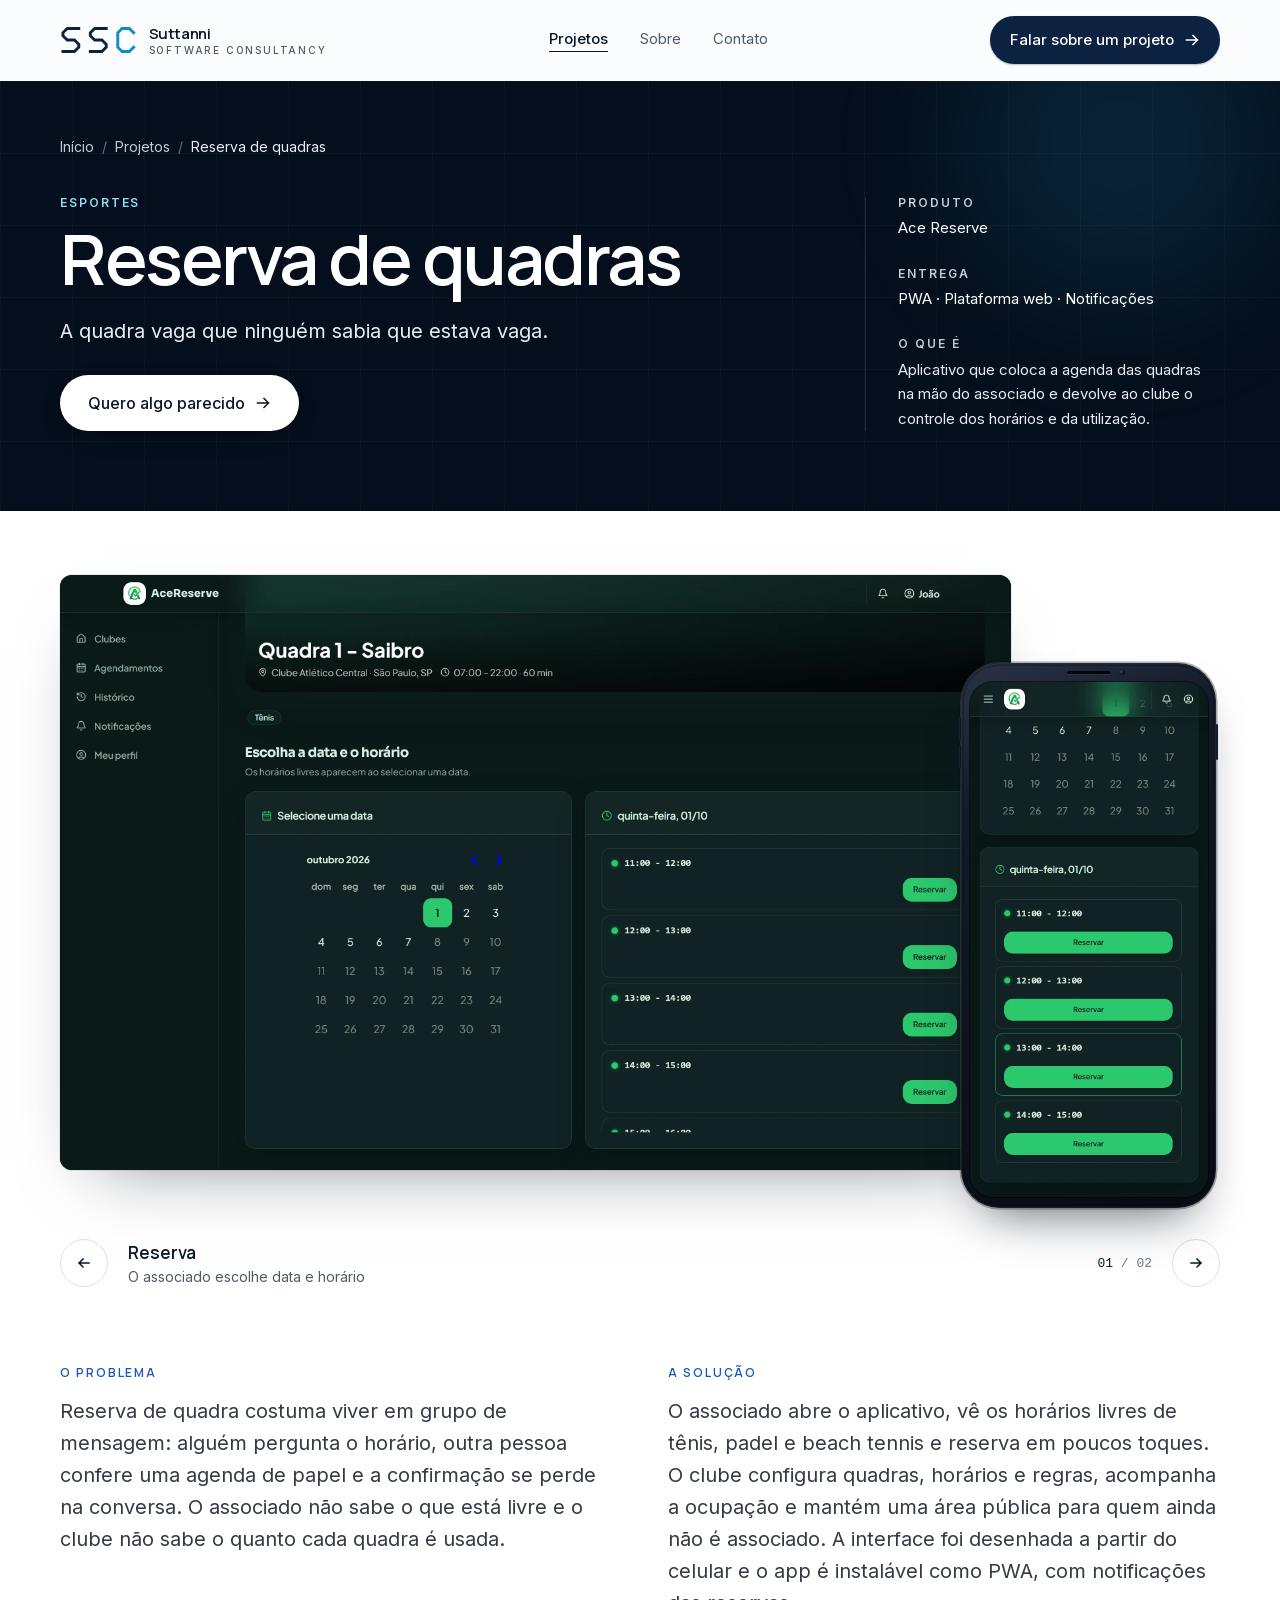
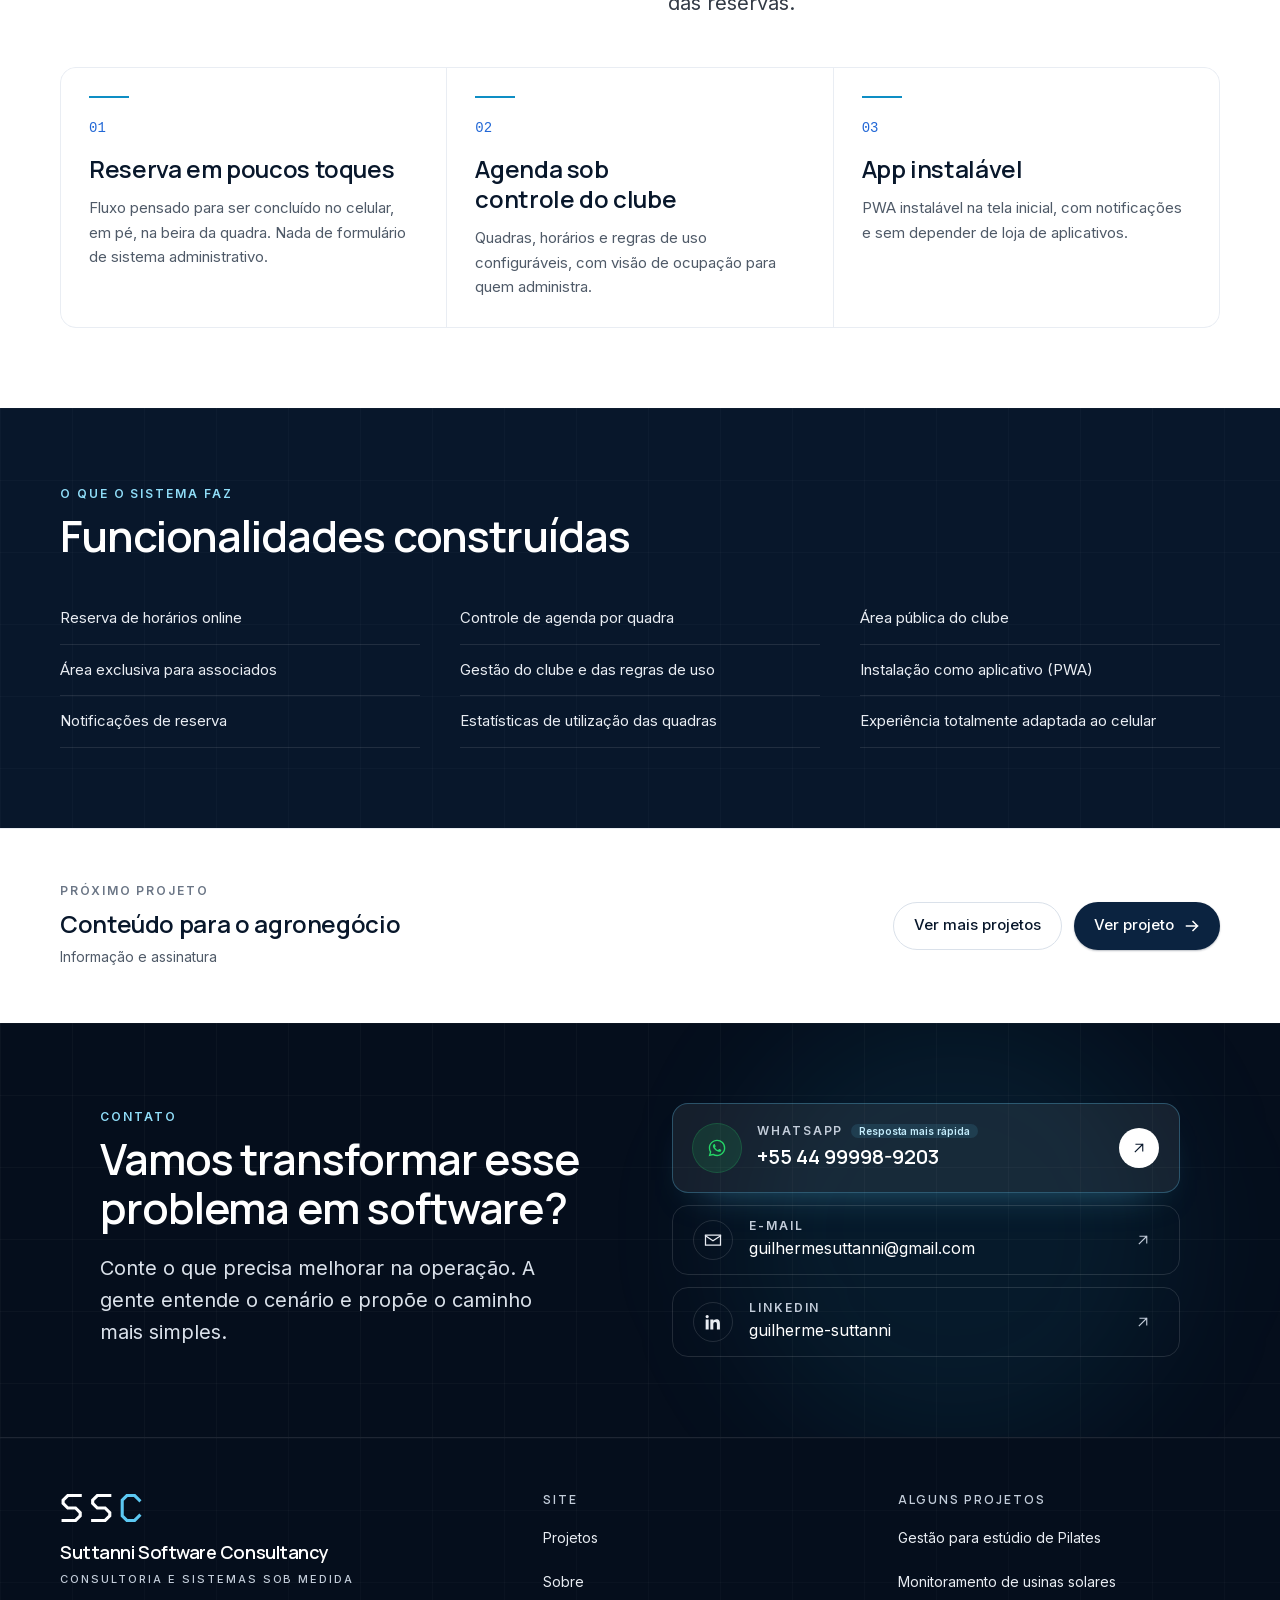
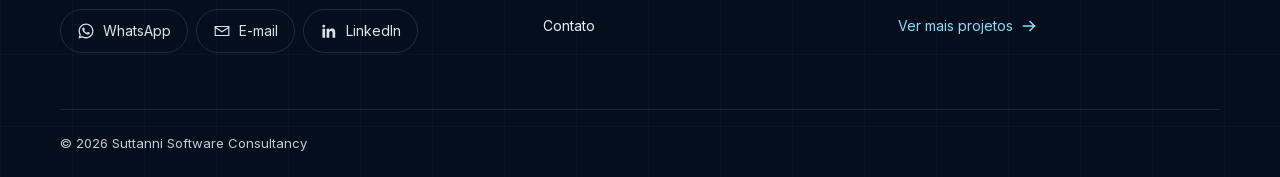
<file: projetos/ace-reserve/index.html>
<!DOCTYPE html><html lang="pt-BR" class="manrope_9e067a5b-module__vT7MWq__variable inter_2fe1ab3d-module__-T-KAq__variable"><head><meta charSet="utf-8"/><meta name="viewport" content="width=device-width, initial-scale=1"/><link rel="preload" href="/_next/static/media/83afe278b6a6bb3c-s.p.2bn3s6zvc0dyp.woff2" as="font" crossorigin="" type="font/woff2"/><link rel="preload" href="/_next/static/media/a343f882a40d2cc9-s.p.1sj6eobyi31rd.woff2" as="font" crossorigin="" type="font/woff2"/><link rel="preload" as="image" href="/projects/ace-reserve/desktop/agenda-quadra.webp"/><link rel="stylesheet" href="/_next/static/chunks/3ee8nvfncs0bu.css" data-precedence="next"/><link rel="preload" as="script" fetchPriority="low" href="/_next/static/chunks/3s6nzrbk-8mnv.js"/><script src="/_next/static/chunks/19mx3mg6lkumu.js" async=""></script><script src="/_next/static/chunks/1k__zuwipnzw8.js" async=""></script><script src="/_next/static/chunks/344n2zhqbh4pn.js" async=""></script><script src="/_next/static/chunks/turbopack-17znwwc_v55e2.js" async=""></script><script src="/_next/static/chunks/2_4q1vv5acecj.js" async=""></script><script src="/_next/static/chunks/1dckt2_fr9b4q.js" async=""></script><script src="/_next/static/chunks/39ydkgmq0q9n7.js" async=""></script><meta name="theme-color" content="#050e1c"/><meta name="color-scheme" content="light"/><title>Reserva de quadras · Esportes | Suttanni Software Consultancy</title><meta name="description" content="Reserva de quadras de tênis, padel e beach tennis pelo celular, com a agenda sob controle do clube."/><meta name="application-name" content="Suttanni Software Consultancy"/><meta name="author" content="Suttanni Software Consultancy"/><meta name="keywords" content="software sob medida,desenvolvimento de sistemas,consultoria em tecnologia,automação de processos,modernização de sistemas,sistemas para empresas"/><meta name="creator" content="Suttanni Software Consultancy"/><meta name="publisher" content="Suttanni Software Consultancy"/><meta name="robots" content="index, follow"/><meta name="googlebot" content="index, follow, max-image-preview:large"/><meta name="category" content="technology"/><link rel="canonical" href="https://guisuttanni.github.io/projetos/ace-reserve/"/><meta property="og:title" content="Reserva de quadras · Esportes"/><meta property="og:description" content="Reserva de quadras de tênis, padel e beach tennis pelo celular, com a agenda sob controle do clube."/><meta property="og:url" content="https://guisuttanni.github.io/projetos/ace-reserve/"/><meta property="og:site_name" content="Suttanni Software Consultancy"/><meta property="og:locale" content="pt_BR"/><meta property="og:image" content="https://guisuttanni.github.io/projetos/ace-reserve/og.png"/><meta property="og:image:width" content="1200"/><meta property="og:image:height" content="630"/><meta property="og:image:alt" content="Reserva de quadras · Esportes"/><meta property="og:type" content="website"/><meta name="twitter:card" content="summary_large_image"/><meta name="twitter:title" content="Reserva de quadras · Esportes"/><meta name="twitter:description" content="Reserva de quadras de tênis, padel e beach tennis pelo celular, com a agenda sob controle do clube."/><meta name="twitter:image" content="https://guisuttanni.github.io/projetos/ace-reserve/og.png"/><meta name="twitter:image:alt" content="Reserva de quadras · Esportes"/><meta name="twitter:image:width" content="1200"/><meta name="twitter:image:height" content="630"/><link rel="icon" href="https://guisuttanni.github.io/icon.svg" type="image/svg+xml"/><link rel="apple-touch-icon" href="https://guisuttanni.github.io/apple-touch-icon.png" sizes="180x180" type="image/png"/><meta name="next-size-adjust" content=""/><noscript><style>.reveal { opacity: 1 !important; transform: none !important; }</style></noscript><script src="/_next/static/chunks/0cz1d0mv5g_q7.js" noModule=""></script></head><body class="min-h-dvh antialiased"><div hidden=""><!--$--><!--/$--></div><a href="#conteudo" class="sr-only rounded-full bg-navy-900 px-5 py-3 text-sm text-white focus:not-sr-only focus:fixed focus:top-4 focus:left-4 focus:z-[60]">Ir para o conteúdo</a><header class="sticky top-0 z-50 border-b transition-[border-color] duration-300 ease-[var(--ease-out-soft)] border-transparent"><div aria-hidden="true" class="absolute inset-0 -z-10 bg-mist-50/85 backdrop-blur-md transition-opacity duration-300 ease-[var(--ease-out-soft)] supports-[backdrop-filter]:bg-mist-50/75 opacity-0"></div><div class="mx-auto w-full max-w-[1240px] px-5 sm:px-8 lg:px-10 "><div class="flex h-16 items-center justify-between gap-4 transition-[height] duration-300 ease-[var(--ease-out-soft)] lg:h-20"><a class="-m-2 rounded-lg p-2" aria-label="Suttanni Software Consultancy, página inicial" href="/"><span class="flex items-center gap-3 "><svg viewBox="0 0 106 36" fill="none" aria-hidden="true" focusable="false" class="h-6 w-auto shrink-0 sm:h-[26px]" shape-rendering="geometricPrecision"><g stroke-width="4" stroke-linecap="square" stroke-linejoin="miter"><path d="M24 2 H8 L2 8 V12 L8 18 H18 L24 24 V28 L18 34 H2" stroke="#0b2340" transform="translate(2 0)"></path><path d="M24 2 H8 L2 8 V12 L8 18 H18 L24 24 V28 L18 34 H2" stroke="#0b2340" transform="translate(40 0)"></path><path d="M24 8 L18 2 H8 L2 8 V28 L8 34 H18 L24 28" stroke="#0e8ec4" transform="translate(78 0)"></path></g></svg><span class="hidden min-w-0 flex-col leading-none lg:flex"><span class="font-display text-[0.9375rem] font-semibold tracking-tight text-navy-900">Suttanni</span><span class="mt-1 text-[0.625rem] font-medium uppercase tracking-[0.18em] text-graphite-500">Software Consultancy</span></span></span></a><nav aria-label="Principal" class="hidden items-center gap-1 md:flex"><a aria-current="page" class="group inline-flex min-h-10 items-center rounded-full px-3.5 text-[0.9375rem] transition-colors duration-200 hover:text-navy-900 text-navy-900 font-medium" href="/projetos/"><span class="link-line pb-0.5" data-active="">Projetos</span></a><a class="group inline-flex min-h-10 items-center rounded-full px-3.5 text-[0.9375rem] transition-colors duration-200 hover:text-navy-900 text-graphite-500" href="/sobre/"><span class="link-line pb-0.5">Sobre</span></a><a class="group inline-flex min-h-10 items-center rounded-full px-3.5 text-[0.9375rem] transition-colors duration-200 hover:text-navy-900 text-graphite-500" href="/contato/"><span class="link-line pb-0.5">Contato</span></a></nav><div class="flex items-center gap-2"><div class="hidden md:block"><a class="group/btn inline-flex items-center justify-center gap-2.5 rounded-full font-medium transition-[background-color,color,border-color,transform,translate,scale,box-shadow] duration-200 ease-[var(--ease-out-soft)] hover:-translate-y-px active:translate-y-0 whitespace-nowrap bg-navy-800 text-white shadow-[0_1px_2px_rgba(8,23,43,0.28)] hover:bg-navy-700 hover:shadow-[0_12px_28px_-12px_rgba(8,23,43,0.7)] min-h-12 px-5 text-[0.9375rem] " href="/contato/">Falar sobre um projeto<svg viewBox="0 0 16 16" fill="none" aria-hidden="true" class="h-4 w-4 transition-transform duration-200 ease-[var(--ease-out-soft)] group-hover/btn:translate-x-1 "><path d="M2.5 8h11m0 0L9 3.5M13.5 8 9 12.5" stroke="currentColor" stroke-width="1.5" stroke-linecap="square"></path></svg></a></div><button type="button" aria-expanded="false" aria-controls="menu-mobile" aria-label="Abrir menu" class="relative -mr-2 flex h-12 w-12 items-center justify-center rounded-full text-navy-900 transition-colors hover:bg-mist-200/70 md:hidden"><span class="sr-only">Abrir menu</span><span aria-hidden="true" class="flex h-4 w-5 flex-col justify-between"><span class="block h-px w-full origin-center bg-current transition-transform duration-300 ease-[var(--ease-out-soft)] "></span><span class="block h-px w-full bg-current transition-opacity duration-200 opacity-100"></span><span class="block h-px w-full origin-center bg-current transition-transform duration-300 ease-[var(--ease-out-soft)] "></span></span></button></div></div></div><div id="menu-mobile" inert="" aria-hidden="true" class="fixed inset-x-0 top-16 bottom-0 z-40 overflow-y-auto border-t border-mist-200 bg-mist-50 transition-[opacity,visibility,transform,translate,scale] duration-300 ease-[var(--ease-out-soft)] md:hidden invisible -translate-y-2 opacity-0"><div class="mx-auto w-full max-w-[1240px] px-5 sm:px-8 lg:px-10 flex min-h-full flex-col pt-6 pb-10"><nav aria-label="Menu" class="flex flex-col"><a class="group flex items-center justify-between border-b border-mist-200 py-5 text-h3 font-display font-semibold text-navy-900 transition-[opacity,transform,translate,scale] duration-500 ease-[var(--ease-out-soft)] translate-y-2 opacity-0" style="transition-delay:0ms" href="/projetos/">Projetos<svg viewBox="0 0 16 16" fill="none" aria-hidden="true" class="h-4 w-4 transition-transform duration-200 ease-[var(--ease-out-soft)] group-hover/btn:translate-x-1 text-graphite-400 transition-transform duration-200 group-hover:translate-x-1"><path d="M2.5 8h11m0 0L9 3.5M13.5 8 9 12.5" stroke="currentColor" stroke-width="1.5" stroke-linecap="square"></path></svg></a><a class="group flex items-center justify-between border-b border-mist-200 py-5 text-h3 font-display font-semibold text-navy-900 transition-[opacity,transform,translate,scale] duration-500 ease-[var(--ease-out-soft)] translate-y-2 opacity-0" style="transition-delay:0ms" href="/sobre/">Sobre<svg viewBox="0 0 16 16" fill="none" aria-hidden="true" class="h-4 w-4 transition-transform duration-200 ease-[var(--ease-out-soft)] group-hover/btn:translate-x-1 text-graphite-400 transition-transform duration-200 group-hover:translate-x-1"><path d="M2.5 8h11m0 0L9 3.5M13.5 8 9 12.5" stroke="currentColor" stroke-width="1.5" stroke-linecap="square"></path></svg></a><a class="group flex items-center justify-between border-b border-mist-200 py-5 text-h3 font-display font-semibold text-navy-900 transition-[opacity,transform,translate,scale] duration-500 ease-[var(--ease-out-soft)] translate-y-2 opacity-0" style="transition-delay:0ms" href="/contato/">Contato<svg viewBox="0 0 16 16" fill="none" aria-hidden="true" class="h-4 w-4 transition-transform duration-200 ease-[var(--ease-out-soft)] group-hover/btn:translate-x-1 text-graphite-400 transition-transform duration-200 group-hover:translate-x-1"><path d="M2.5 8h11m0 0L9 3.5M13.5 8 9 12.5" stroke="currentColor" stroke-width="1.5" stroke-linecap="square"></path></svg></a></nav><div class="mt-8 flex flex-col gap-3"><a class="group/btn inline-flex items-center justify-center gap-2.5 rounded-full font-medium transition-[background-color,color,border-color,transform,translate,scale,box-shadow] duration-200 ease-[var(--ease-out-soft)] hover:-translate-y-px active:translate-y-0 whitespace-nowrap bg-navy-800 text-white shadow-[0_1px_2px_rgba(8,23,43,0.28)] hover:bg-navy-700 hover:shadow-[0_12px_28px_-12px_rgba(8,23,43,0.7)] min-h-13 px-6 text-base sm:min-h-14 sm:px-7 w-full" href="/contato/">Falar sobre um projeto<svg viewBox="0 0 16 16" fill="none" aria-hidden="true" class="h-4 w-4 transition-transform duration-200 ease-[var(--ease-out-soft)] group-hover/btn:translate-x-1 "><path d="M2.5 8h11m0 0L9 3.5M13.5 8 9 12.5" stroke="currentColor" stroke-width="1.5" stroke-linecap="square"></path></svg></a><a href="https://wa.me/5544999989203?text=Ol%C3%A1!%20Conheci%20a%20Suttanni%20Software%20Consultancy%20pelo%20site%20e%20gostaria%20de%20conversar%20sobre%20um%20projeto." class="group/btn inline-flex items-center justify-center gap-2.5 rounded-full font-medium transition-[background-color,color,border-color,transform,translate,scale,box-shadow] duration-200 ease-[var(--ease-out-soft)] hover:-translate-y-px active:translate-y-0 whitespace-nowrap border border-mist-300 bg-white text-navy-900 hover:border-navy-800 hover:shadow-[0_10px_24px_-16px_rgba(8,23,43,0.45)] min-h-13 px-6 text-base sm:min-h-14 sm:px-7 w-full" target="_blank" rel="noopener noreferrer"><svg viewBox="0 0 24 24" fill="currentColor" aria-hidden="true" class="h-5 w-5 text-[#25D366]"><path d="M12.04 2C6.58 2 2.13 6.45 2.13 11.91c0 1.75.46 3.45 1.32 4.95L2 22l5.25-1.38a9.87 9.87 0 0 0 4.79 1.22h.01c5.46 0 9.91-4.45 9.91-9.91 0-2.65-1.03-5.14-2.9-7.01A9.82 9.82 0 0 0 12.04 2Zm0 18.15h-.01a8.2 8.2 0 0 1-4.19-1.15l-.3-.18-3.12.82.83-3.04-.2-.31a8.2 8.2 0 0 1-1.26-4.38c0-4.54 3.7-8.24 8.25-8.24 2.2 0 4.27.86 5.83 2.42a8.19 8.19 0 0 1 2.41 5.83c0 4.54-3.7 8.23-8.24 8.23Zm4.52-6.17c-.25-.12-1.47-.72-1.69-.81-.23-.08-.39-.12-.56.13-.16.24-.64.8-.78.97-.15.16-.29.18-.53.06-.25-.13-1.05-.39-1.99-1.23-.74-.66-1.23-1.47-1.38-1.72-.14-.25-.01-.38.11-.5.11-.11.25-.29.37-.43.12-.15.16-.25.25-.41.08-.17.04-.31-.02-.43-.06-.12-.56-1.34-.76-1.84-.2-.48-.4-.42-.56-.43h-.47c-.17 0-.43.06-.66.31-.22.25-.87.85-.87 2.07 0 1.22.89 2.4 1.02 2.56.12.17 1.75 2.67 4.24 3.74.59.26 1.05.41 1.41.52.59.19 1.13.16 1.56.1.47-.07 1.47-.6 1.67-1.18.21-.58.21-1.07.15-1.18-.06-.11-.23-.17-.48-.29Z"></path></svg>WhatsApp</a></div><div class="mt-auto pt-10"><p class="text-eyebrow font-semibold uppercase text-graphite-400">Contato direto</p><a href="mailto:guilhermesuttanni@gmail.com" class="mt-3 block [overflow-wrap:anywhere] text-[0.9375rem] text-graphite-700 underline-offset-4 hover:underline">guilhermesuttanni@gmail.com</a><a href="https://wa.me/5544999989203?text=Ol%C3%A1!%20Conheci%20a%20Suttanni%20Software%20Consultancy%20pelo%20site%20e%20gostaria%20de%20conversar%20sobre%20um%20projeto." target="_blank" rel="noopener noreferrer" class="mt-1 block text-[0.9375rem] text-graphite-700 underline-offset-4 hover:underline">+55 44 99998-9203</a></div></div></div></header><main id="conteudo"><script type="application/ld+json">{"@context":"https://schema.org","@graph":[{"@type":"CreativeWork","@id":"https://guisuttanni.github.io/projetos/ace-reserve/#projeto","name":"Reserva de quadras","headline":"Reserva de quadras","description":"Reserva de quadras de tênis, padel e beach tennis pelo celular, com a agenda sob controle do clube.","about":"Esportes","url":"https://guisuttanni.github.io/projetos/ace-reserve/","inLanguage":"pt-BR","creator":{"@id":"https://guisuttanni.github.io/#organizacao"}},{"@type":"BreadcrumbList","itemListElement":[{"@type":"ListItem","position":1,"name":"Início","item":"https://guisuttanni.github.io/"},{"@type":"ListItem","position":2,"name":"Projetos","item":"https://guisuttanni.github.io/projetos/"},{"@type":"ListItem","position":3,"name":"Reserva de quadras","item":"https://guisuttanni.github.io/projetos/ace-reserve/"}]}]}</script><section class="relative overflow-hidden bg-navy-950 pt-10 pb-14 text-white sm:pt-12 sm:pb-16 lg:pb-20"><div aria-hidden="true" class="ssc-grid grid-drift absolute inset-0 opacity-50"></div><div aria-hidden="true" class="absolute -top-24 right-0 h-80 w-80 rounded-full bg-signal-500/12 blur-3xl"></div><div class="mx-auto w-full max-w-[1240px] px-5 sm:px-8 lg:px-10 relative"><nav aria-label="Trilha de navegação" class="text-sm text-mist-400"><ol class="flex flex-wrap items-center gap-2"><li><a class="inline-flex min-h-9 items-center transition-colors hover:text-white" href="/">Início</a></li><li aria-hidden="true" class="text-mist-400/50">/</li><li><a class="inline-flex min-h-9 items-center transition-colors hover:text-white" href="/projetos/">Projetos</a></li><li aria-hidden="true" class="text-mist-400/50">/</li><li class="text-mist-200" aria-current="page">Reserva de quadras</li></ol></nav><div class="mt-8 grid gap-10 lg:grid-cols-12 lg:gap-12"><div class="lg:col-span-7"><div class="reveal  "><span class="block text-eyebrow font-semibold uppercase [text-wrap:balance] text-signal-300 ">Esportes</span><h1 class="mt-3 text-display font-semibold text-white">Reserva de quadras</h1><p class="mt-5 max-w-xl text-lead text-mist-200">A quadra vaga que ninguém sabia que estava vaga.</p></div><div class="reveal  " style="--reveal-delay:80ms"><div class="mt-7 flex flex-col gap-3 sm:flex-row"><a class="group/btn inline-flex items-center justify-center gap-2.5 rounded-full font-medium transition-[background-color,color,border-color,transform,translate,scale,box-shadow] duration-200 ease-[var(--ease-out-soft)] hover:-translate-y-px active:translate-y-0 whitespace-nowrap bg-white text-navy-900 shadow-[0_8px_30px_-16px_rgba(0,0,0,0.8)] hover:shadow-[0_0_0_4px_rgb(92_200_242/0.18),0_14px_34px_-14px_rgba(0,0,0,0.85)] min-h-13 px-6 text-base sm:min-h-14 sm:px-7 " href="/contato/">Quero algo parecido<svg viewBox="0 0 16 16" fill="none" aria-hidden="true" class="h-4 w-4 transition-transform duration-200 ease-[var(--ease-out-soft)] group-hover/btn:translate-x-1 "><path d="M2.5 8h11m0 0L9 3.5M13.5 8 9 12.5" stroke="currentColor" stroke-width="1.5" stroke-linecap="square"></path></svg></a></div></div></div><div class="reveal  lg:col-span-4 lg:col-start-9" style="--reveal-delay:120ms"><dl class="grid gap-x-6 gap-y-7 border-t border-white/12 pt-8 sm:grid-cols-2 lg:grid-cols-1 lg:border-t-0 lg:border-l lg:pt-0 lg:pl-8"><div><dt class="text-eyebrow font-semibold uppercase text-mist-400">Produto</dt><dd class="mt-2 text-[0.9375rem] text-white">Ace Reserve</dd></div><div><dt class="text-eyebrow font-semibold uppercase text-mist-400">Entrega</dt><dd class="mt-2 flex flex-wrap gap-x-2 gap-y-1 text-[0.9375rem] text-white">PWA · Plataforma web · Notificações</dd></div><div class="sm:col-span-2 lg:col-span-1"><dt class="text-eyebrow font-semibold uppercase text-mist-400">O que é</dt><dd class="mt-2 text-[0.9375rem] leading-relaxed text-mist-200">Aplicativo que coloca a agenda das quadras na mão do associado e devolve ao clube o controle dos horários e da utilização.</dd></div></dl></div></div></div></section><section class="bg-white pt-10 sm:pt-14 lg:pt-16"><div class="mx-auto w-full max-w-[1240px] px-5 sm:px-8 lg:px-10 "><div class="reveal reveal-soft mx-auto max-w-[1160px]"><div role="region" aria-roledescription="carrossel" aria-label="Telas do sistema" tabindex="0" class="rounded-xl outline-none focus-visible:ring-2 focus-visible:ring-accent-600 focus-visible:ring-offset-8"><div><div class="device-stage  "><div class="device-screen"><img src="/projects/ace-reserve/desktop/agenda-quadra.webp" alt="Tela de uma quadra de tênis, com calendário do mês e lista de horários livres com botão de reservar" aria-hidden="false" width="2880" height="1800" loading="eager" decoding="async" class="device-layer is-active"/><img src="/projects/ace-reserve/desktop/gestao-reservas.webp" alt="" aria-hidden="true" width="2880" height="1800" loading="lazy" decoding="async" class="device-layer "/></div><div class="device-phone"><div class="phone-shell "><div class="phone-body"><span aria-hidden="true" class="phone-button phone-button--power"></span><span aria-hidden="true" class="phone-button phone-button--volume-up"></span><span aria-hidden="true" class="phone-button phone-button--volume-down"></span><span aria-hidden="true" class="phone-speaker"></span><span aria-hidden="true" class="phone-camera"></span><div class="phone-screen"><img src="/projects/ace-reserve/mobile/reserva-mobile.webp" alt="Horários livres do dia no celular, cada um com botão de reservar" aria-hidden="false" width="780" height="1688" loading="lazy" decoding="async" class="device-layer device-layer--phone is-active"/><img src="/projects/ace-reserve/mobile/reserva-mobile.webp" alt="" aria-hidden="true" width="780" height="1688" loading="lazy" decoding="async" class="device-layer device-layer--phone "/></div></div></div></div></div></div><div class="mt-6 flex flex-wrap items-center gap-x-5 gap-y-4 sm:mt-8 sm:flex-nowrap"><button type="button" aria-label="Tela anterior" class="group/arrow flex shrink-0 items-center justify-center rounded-full border border-mist-300 bg-white text-navy-900 transition-[background-color,border-color,color,translate,box-shadow] duration-300 ease-[var(--ease-out-soft)] hover:-translate-y-px hover:border-navy-800 hover:bg-navy-800 hover:text-white hover:shadow-[0_10px_24px_-14px_rgba(8,23,43,0.7)] active:translate-y-0 active:bg-navy-900 active:text-white h-12 w-12 "><svg viewBox="0 0 16 16" fill="none" aria-hidden="true" class="h-4 w-4 transition-transform duration-300 ease-[var(--ease-out-soft)] group-hover/arrow:-translate-x-0.5"><path d="M13 8H3m0 0 4-4M3 8l4 4" stroke="currentColor" stroke-width="1.5" stroke-linecap="square"></path></svg></button><div class="order-first min-w-0 basis-full sm:order-none sm:flex-1 sm:basis-0"><p class="fade-in font-display text-[1.0625rem] font-semibold text-navy-900">Reserva</p><p class="fade-in mt-0.5 text-[0.875rem] leading-snug text-graphite-500">O associado escolhe data e horário</p></div><span class="flex-1 text-center font-mono text-[0.8125rem] text-graphite-400 sm:flex-none" aria-live="polite"><span class="text-navy-900">01</span> / <!-- -->02</span><button type="button" aria-label="Próxima tela" class="group/arrow flex shrink-0 items-center justify-center rounded-full border border-mist-300 bg-white text-navy-900 transition-[background-color,border-color,color,translate,box-shadow] duration-300 ease-[var(--ease-out-soft)] hover:-translate-y-px hover:border-navy-800 hover:bg-navy-800 hover:text-white hover:shadow-[0_10px_24px_-14px_rgba(8,23,43,0.7)] active:translate-y-0 active:bg-navy-900 active:text-white h-12 w-12 "><svg viewBox="0 0 16 16" fill="none" aria-hidden="true" class="h-4 w-4 transition-transform duration-300 ease-[var(--ease-out-soft)] group-hover/arrow:translate-x-0.5"><path d="M3 8h10m0 0L9 4m4 4-4 4" stroke="currentColor" stroke-width="1.5" stroke-linecap="square"></path></svg></button></div></div></div></div></section><section class="section bg-white"><div class="mx-auto w-full max-w-[1240px] px-5 sm:px-8 lg:px-10 "><div class="grid gap-10 lg:grid-cols-2 lg:gap-14"><div class="reveal  "><h2 class="block text-eyebrow font-semibold uppercase [text-wrap:balance] text-accent-700 ">O problema</h2><p class="mt-4 text-lead text-graphite-700">Reserva de quadra costuma viver em grupo de mensagem: alguém pergunta o horário, outra pessoa confere uma agenda de papel e a confirmação se perde na conversa. O associado não sabe o que está livre e o clube não sabe o quanto cada quadra é usada.</p></div><div class="reveal  " style="--reveal-delay:80ms"><h2 class="block text-eyebrow font-semibold uppercase [text-wrap:balance] text-accent-700 ">A solução</h2><p class="mt-4 text-lead text-graphite-700">O associado abre o aplicativo, vê os horários livres de tênis, padel e beach tennis e reserva em poucos toques. O clube configura quadras, horários e regras, acompanha a ocupação e mantém uma área pública para quem ainda não é associado. A interface foi desenhada a partir do celular e o app é instalável como PWA, com notificações das reservas.</p></div></div><ul class="mt-12 grid gap-px overflow-hidden rounded-2xl border border-mist-200 bg-mist-200 lg:grid-cols-3"><li class="reveal  flex flex-col bg-white p-6 sm:p-7"><span aria-hidden="true" class="step-bar mb-5 block h-0.5 bg-signal-600"></span><span class="font-mono text-sm text-accent-600">01</span><h3 class="mt-4 text-h3 font-semibold text-navy-900">Reserva em poucos toques</h3><p class="mt-3 text-[0.9375rem] leading-relaxed text-graphite-500">Fluxo pensado para ser concluído no celular, em pé, na beira da quadra. Nada de formulário de sistema administrativo.</p></li><li class="reveal  flex flex-col bg-white p-6 sm:p-7" style="--reveal-delay:70ms"><span aria-hidden="true" class="step-bar mb-5 block h-0.5 bg-signal-600"></span><span class="font-mono text-sm text-accent-600">02</span><h3 class="mt-4 text-h3 font-semibold text-navy-900">Agenda sob controle do clube</h3><p class="mt-3 text-[0.9375rem] leading-relaxed text-graphite-500">Quadras, horários e regras de uso configuráveis, com visão de ocupação para quem administra.</p></li><li class="reveal  flex flex-col bg-white p-6 sm:p-7" style="--reveal-delay:140ms"><span aria-hidden="true" class="step-bar mb-5 block h-0.5 bg-signal-600"></span><span class="font-mono text-sm text-accent-600">03</span><h3 class="mt-4 text-h3 font-semibold text-navy-900">App instalável</h3><p class="mt-3 text-[0.9375rem] leading-relaxed text-graphite-500">PWA instalável na tela inicial, com notificações e sem depender de loja de aplicativos.</p></li></ul></div></section><section class="section relative overflow-hidden bg-navy-900 text-white"><div aria-hidden="true" class="ssc-grid grid-drift absolute inset-0 opacity-40"></div><div class="mx-auto w-full max-w-[1240px] px-5 sm:px-8 lg:px-10 relative"><div class="reveal  max-w-2xl"><span class="block text-eyebrow font-semibold uppercase [text-wrap:balance] text-signal-300 ">O que o sistema faz</span><h2 class="mt-3 text-h2 font-semibold text-white">Funcionalidades construídas</h2></div><ul class="mt-8 grid gap-x-10 sm:grid-cols-2 lg:grid-cols-3"><li class="reveal  border-b border-white/10 py-3.5 text-[0.9375rem] text-mist-200">Reserva de horários online</li><li class="reveal  border-b border-white/10 py-3.5 text-[0.9375rem] text-mist-200" style="--reveal-delay:30ms">Controle de agenda por quadra</li><li class="reveal  border-b border-white/10 py-3.5 text-[0.9375rem] text-mist-200" style="--reveal-delay:60ms">Área pública do clube</li><li class="reveal  border-b border-white/10 py-3.5 text-[0.9375rem] text-mist-200" style="--reveal-delay:90ms">Área exclusiva para associados</li><li class="reveal  border-b border-white/10 py-3.5 text-[0.9375rem] text-mist-200" style="--reveal-delay:120ms">Gestão do clube e das regras de uso</li><li class="reveal  border-b border-white/10 py-3.5 text-[0.9375rem] text-mist-200" style="--reveal-delay:150ms">Instalação como aplicativo (PWA)</li><li class="reveal  border-b border-white/10 py-3.5 text-[0.9375rem] text-mist-200" style="--reveal-delay:180ms">Notificações de reserva</li><li class="reveal  border-b border-white/10 py-3.5 text-[0.9375rem] text-mist-200" style="--reveal-delay:210ms">Estatísticas de utilização das quadras</li><li class="reveal  border-b border-white/10 py-3.5 text-[0.9375rem] text-mist-200" style="--reveal-delay:240ms">Experiência totalmente adaptada ao celular</li></ul></div></section><section class="section-tight border-t border-mist-200 bg-white"><div class="mx-auto w-full max-w-[1240px] px-5 sm:px-8 lg:px-10 "><div class="flex flex-col gap-6 sm:flex-row sm:items-center sm:justify-between"><div><p class="text-eyebrow font-semibold uppercase text-graphite-400">Próximo projeto</p><p class="mt-3 text-h3 font-display font-semibold text-navy-900">Conteúdo para o agronegócio</p><p class="mt-2 text-sm text-graphite-500">Informação e assinatura</p></div><div class="flex flex-col gap-3 sm:flex-row"><a class="group/btn inline-flex items-center justify-center gap-2.5 rounded-full font-medium transition-[background-color,color,border-color,transform,translate,scale,box-shadow] duration-200 ease-[var(--ease-out-soft)] hover:-translate-y-px active:translate-y-0 whitespace-nowrap border border-mist-300 bg-white text-navy-900 hover:border-navy-800 hover:shadow-[0_10px_24px_-16px_rgba(8,23,43,0.45)] min-h-12 px-5 text-[0.9375rem] " href="/projetos/">Ver mais projetos</a><a class="group/btn inline-flex items-center justify-center gap-2.5 rounded-full font-medium transition-[background-color,color,border-color,transform,translate,scale,box-shadow] duration-200 ease-[var(--ease-out-soft)] hover:-translate-y-px active:translate-y-0 whitespace-nowrap bg-navy-800 text-white shadow-[0_1px_2px_rgba(8,23,43,0.28)] hover:bg-navy-700 hover:shadow-[0_12px_28px_-12px_rgba(8,23,43,0.7)] min-h-12 px-5 text-[0.9375rem] " href="/projetos/docsagro/">Ver projeto<svg viewBox="0 0 16 16" fill="none" aria-hidden="true" class="h-4 w-4 transition-transform duration-200 ease-[var(--ease-out-soft)] group-hover/btn:translate-x-1 "><path d="M2.5 8h11m0 0L9 3.5M13.5 8 9 12.5" stroke="currentColor" stroke-width="1.5" stroke-linecap="square"></path></svg></a></div></div></div></section><section id="contato" class="section relative scroll-mt-24 overflow-hidden bg-navy-950 text-white"><div aria-hidden="true" class="ssc-grid grid-drift absolute inset-0 opacity-50"></div><div aria-hidden="true" class="absolute top-1/2 right-[8%] hidden h-[28rem] w-[28rem] -translate-y-1/2 rounded-full bg-signal-500/8 blur-3xl lg:block"></div><div class="mx-auto w-full max-w-[1240px] px-5 sm:px-8 lg:px-10 relative"><div class="mx-auto grid max-w-[1080px] gap-10 lg:grid-cols-2 lg:items-center lg:gap-16"><div class="reveal  "><span class="block text-eyebrow font-semibold uppercase [text-wrap:balance] text-signal-300 ">Contato</span><h2 class="mt-3 text-h2 font-semibold text-white">Vamos transformar esse problema em software?</h2><p class="mt-5 max-w-md text-lead text-mist-300">Conte o que precisa melhorar na operação. A gente entende o cenário e propõe o caminho mais simples.</p></div><ul class="grid gap-3"><li class="reveal  " style="--reveal-delay:80ms"><a href="https://wa.me/5544999989203?text=Ol%C3%A1!%20Conheci%20a%20Suttanni%20Software%20Consultancy%20pelo%20site%20e%20gostaria%20de%20conversar%20sobre%20um%20projeto." target="_blank" rel="noopener noreferrer" class="group relative flex items-center gap-4 rounded-2xl border transition-[background-color,border-color,transform,translate,scale,box-shadow] duration-300 ease-[var(--ease-out-soft)] hover:-translate-y-0.5 border-signal-400/30 bg-white/[0.07] p-4 shadow-[0_18px_40px_-28px_rgba(92,200,242,0.6)] hover:border-signal-400/60 hover:bg-white/10 sm:p-5"><span class="flex shrink-0 items-center justify-center rounded-full h-12 w-12 bg-[#25D366]/12 ring-1 ring-[#25D366]/30"><svg viewBox="0 0 24 24" fill="currentColor" aria-hidden="true" class="h-5 w-5 text-[#25D366]"><path d="M12.04 2C6.58 2 2.13 6.45 2.13 11.91c0 1.75.46 3.45 1.32 4.95L2 22l5.25-1.38a9.87 9.87 0 0 0 4.79 1.22h.01c5.46 0 9.91-4.45 9.91-9.91 0-2.65-1.03-5.14-2.9-7.01A9.82 9.82 0 0 0 12.04 2Zm0 18.15h-.01a8.2 8.2 0 0 1-4.19-1.15l-.3-.18-3.12.82.83-3.04-.2-.31a8.2 8.2 0 0 1-1.26-4.38c0-4.54 3.7-8.24 8.25-8.24 2.2 0 4.27.86 5.83 2.42a8.19 8.19 0 0 1 2.41 5.83c0 4.54-3.7 8.23-8.24 8.23Zm4.52-6.17c-.25-.12-1.47-.72-1.69-.81-.23-.08-.39-.12-.56.13-.16.24-.64.8-.78.97-.15.16-.29.18-.53.06-.25-.13-1.05-.39-1.99-1.23-.74-.66-1.23-1.47-1.38-1.72-.14-.25-.01-.38.11-.5.11-.11.25-.29.37-.43.12-.15.16-.25.25-.41.08-.17.04-.31-.02-.43-.06-.12-.56-1.34-.76-1.84-.2-.48-.4-.42-.56-.43h-.47c-.17 0-.43.06-.66.31-.22.25-.87.85-.87 2.07 0 1.22.89 2.4 1.02 2.56.12.17 1.75 2.67 4.24 3.74.59.26 1.05.41 1.41.52.59.19 1.13.16 1.56.1.47-.07 1.47-.6 1.67-1.18.21-.58.21-1.07.15-1.18-.06-.11-.23-.17-.48-.29Z"></path></svg></span><span class="min-w-0 flex-1"><span class="flex flex-wrap items-center gap-x-2 gap-y-1 text-eyebrow font-semibold uppercase text-mist-400">WhatsApp<span class="rounded-full bg-signal-400/12 px-2 py-0.5 text-[0.625rem] tracking-normal text-signal-200 normal-case">Resposta mais rápida</span></span><span class="mt-1 block [overflow-wrap:anywhere] text-white font-display text-[clamp(1.0625rem,4.4vw,1.25rem)] font-semibold">+55 44 99998-9203</span></span><span aria-hidden="true" class="hidden shrink-0 items-center justify-center rounded-full transition-[background-color,color,transform,translate,scale] duration-300 ease-[var(--ease-out-soft)] min-[400px]:flex h-10 w-10 bg-white text-navy-900 group-hover:translate-x-0.5"><svg viewBox="0 0 24 24" aria-hidden="true" class="h-4.5 w-4.5 transition-transform duration-300 group-hover:-translate-y-px group-hover:translate-x-px" fill="none" stroke="currentColor" stroke-width="1.5" stroke-linecap="square" stroke-linejoin="miter"><path d="M7 17 17 7M8 7h9v9"></path></svg></span></a></li><li class="reveal  " style="--reveal-delay:150ms"><a href="mailto:guilhermesuttanni@gmail.com" class="group relative flex items-center gap-4 rounded-2xl border transition-[background-color,border-color,transform,translate,scale,box-shadow] duration-300 ease-[var(--ease-out-soft)] hover:-translate-y-0.5 border-white/12 px-4 py-3.5 hover:border-white/30 hover:bg-white/5 sm:px-5"><span class="flex shrink-0 items-center justify-center rounded-full h-10 w-10 border border-white/12 text-mist-200"><svg viewBox="0 0 24 24" aria-hidden="true" class="h-5 w-5" fill="none" stroke="currentColor" stroke-width="1.5" stroke-linecap="square" stroke-linejoin="miter"><path d="M3 6h18v12H3z"></path><path d="m3 7 9 6 9-6"></path></svg></span><span class="min-w-0 flex-1"><span class="flex flex-wrap items-center gap-x-2 gap-y-1 text-eyebrow font-semibold uppercase text-mist-400">E-mail</span><span class="mt-1 block [overflow-wrap:anywhere] text-white text-[clamp(0.8125rem,3.6vw,1rem)]">guilhermesuttanni@gmail.com</span></span><span aria-hidden="true" class="hidden shrink-0 items-center justify-center rounded-full transition-[background-color,color,transform,translate,scale] duration-300 ease-[var(--ease-out-soft)] min-[400px]:flex h-8 w-8 text-mist-400 group-hover:text-white"><svg viewBox="0 0 24 24" aria-hidden="true" class="h-4.5 w-4.5 transition-transform duration-300 group-hover:-translate-y-px group-hover:translate-x-px" fill="none" stroke="currentColor" stroke-width="1.5" stroke-linecap="square" stroke-linejoin="miter"><path d="M7 17 17 7M8 7h9v9"></path></svg></span></a></li><li class="reveal  " style="--reveal-delay:220ms"><a href="https://www.linkedin.com/in/guilherme-suttanni" target="_blank" rel="noopener noreferrer" class="group relative flex items-center gap-4 rounded-2xl border transition-[background-color,border-color,transform,translate,scale,box-shadow] duration-300 ease-[var(--ease-out-soft)] hover:-translate-y-0.5 border-white/12 px-4 py-3.5 hover:border-white/30 hover:bg-white/5 sm:px-5"><span class="flex shrink-0 items-center justify-center rounded-full h-10 w-10 border border-white/12 text-mist-200"><svg viewBox="0 0 24 24" fill="currentColor" aria-hidden="true" class="h-5 w-5"><path d="M6.94 5.5a1.94 1.94 0 1 1-3.88 0 1.94 1.94 0 0 1 3.88 0ZM3.2 8.93h3.6V21H3.2V8.93Zm5.85 0h3.45v1.65h.05c.48-.9 1.66-1.86 3.41-1.86 3.65 0 4.33 2.36 4.33 5.44V21h-3.6v-5.9c0-1.41-.03-3.22-2-3.22-2 0-2.3 1.53-2.3 3.11V21h-3.6V8.93Z"></path></svg></span><span class="min-w-0 flex-1"><span class="flex flex-wrap items-center gap-x-2 gap-y-1 text-eyebrow font-semibold uppercase text-mist-400">LinkedIn</span><span class="mt-1 block [overflow-wrap:anywhere] text-white text-[clamp(0.8125rem,3.6vw,1rem)]">guilherme-suttanni</span></span><span aria-hidden="true" class="hidden shrink-0 items-center justify-center rounded-full transition-[background-color,color,transform,translate,scale] duration-300 ease-[var(--ease-out-soft)] min-[400px]:flex h-8 w-8 text-mist-400 group-hover:text-white"><svg viewBox="0 0 24 24" aria-hidden="true" class="h-4.5 w-4.5 transition-transform duration-300 group-hover:-translate-y-px group-hover:translate-x-px" fill="none" stroke="currentColor" stroke-width="1.5" stroke-linecap="square" stroke-linejoin="miter"><path d="M7 17 17 7M8 7h9v9"></path></svg></span></a></li></ul></div></div></section><!--$--><!--/$--></main><footer class="relative overflow-hidden border-t border-white/10 bg-navy-950 text-mist-300"><div aria-hidden="true" class="ssc-grid absolute inset-0 opacity-40"></div><div class="mx-auto w-full max-w-[1240px] px-5 sm:px-8 lg:px-10 relative"><div class="grid gap-8 py-10 sm:py-14 lg:grid-cols-[1.4fr_1fr_1fr] lg:gap-8"><div class="max-w-sm"><span class="flex flex-col items-start gap-4 "><svg viewBox="0 0 106 36" fill="none" aria-hidden="true" focusable="false" class="h-7 w-auto" shape-rendering="geometricPrecision"><g stroke-width="4" stroke-linecap="square" stroke-linejoin="miter"><path d="M24 2 H8 L2 8 V12 L8 18 H18 L24 24 V28 L18 34 H2" stroke="#ffffff" transform="translate(2 0)"></path><path d="M24 2 H8 L2 8 V12 L8 18 H18 L24 24 V28 L18 34 H2" stroke="#ffffff" transform="translate(40 0)"></path><path d="M24 8 L18 2 H8 L2 8 V28 L8 34 H18 L24 28" stroke="#5cc8f2" transform="translate(78 0)"></path></g></svg><span class="flex flex-col leading-none"><span class="font-display text-lg font-semibold tracking-tight text-white">Suttanni Software Consultancy</span><span class="mt-2 text-[0.6875rem] font-medium uppercase tracking-[0.18em] text-mist-400 [text-wrap:balance]">Consultoria e sistemas sob medida</span></span></span><div class="mt-6 flex flex-wrap gap-2"><a href="https://wa.me/5544999989203?text=Ol%C3%A1!%20Conheci%20a%20Suttanni%20Software%20Consultancy%20pelo%20site%20e%20gostaria%20de%20conversar%20sobre%20um%20projeto." target="_blank" rel="noopener noreferrer" class="flex h-11 items-center gap-2 rounded-full border border-white/12 px-4 text-sm text-mist-300 transition-colors duration-200 hover:border-white/35 hover:text-white"><svg viewBox="0 0 24 24" fill="currentColor" aria-hidden="true" class="h-4.5 w-4.5"><path d="M12.04 2C6.58 2 2.13 6.45 2.13 11.91c0 1.75.46 3.45 1.32 4.95L2 22l5.25-1.38a9.87 9.87 0 0 0 4.79 1.22h.01c5.46 0 9.91-4.45 9.91-9.91 0-2.65-1.03-5.14-2.9-7.01A9.82 9.82 0 0 0 12.04 2Zm0 18.15h-.01a8.2 8.2 0 0 1-4.19-1.15l-.3-.18-3.12.82.83-3.04-.2-.31a8.2 8.2 0 0 1-1.26-4.38c0-4.54 3.7-8.24 8.25-8.24 2.2 0 4.27.86 5.83 2.42a8.19 8.19 0 0 1 2.41 5.83c0 4.54-3.7 8.23-8.24 8.23Zm4.52-6.17c-.25-.12-1.47-.72-1.69-.81-.23-.08-.39-.12-.56.13-.16.24-.64.8-.78.97-.15.16-.29.18-.53.06-.25-.13-1.05-.39-1.99-1.23-.74-.66-1.23-1.47-1.38-1.72-.14-.25-.01-.38.11-.5.11-.11.25-.29.37-.43.12-.15.16-.25.25-.41.08-.17.04-.31-.02-.43-.06-.12-.56-1.34-.76-1.84-.2-.48-.4-.42-.56-.43h-.47c-.17 0-.43.06-.66.31-.22.25-.87.85-.87 2.07 0 1.22.89 2.4 1.02 2.56.12.17 1.75 2.67 4.24 3.74.59.26 1.05.41 1.41.52.59.19 1.13.16 1.56.1.47-.07 1.47-.6 1.67-1.18.21-.58.21-1.07.15-1.18-.06-.11-.23-.17-.48-.29Z"></path></svg>WhatsApp</a><a href="mailto:guilhermesuttanni@gmail.com" class="flex h-11 items-center gap-2 rounded-full border border-white/12 px-4 text-sm text-mist-300 transition-colors duration-200 hover:border-white/35 hover:text-white"><svg viewBox="0 0 24 24" aria-hidden="true" class="h-4.5 w-4.5" fill="none" stroke="currentColor" stroke-width="1.5" stroke-linecap="square" stroke-linejoin="miter"><path d="M3 6h18v12H3z"></path><path d="m3 7 9 6 9-6"></path></svg>E-mail</a><a href="https://www.linkedin.com/in/guilherme-suttanni" target="_blank" rel="noopener noreferrer" class="flex h-11 items-center gap-2 rounded-full border border-white/12 px-4 text-sm text-mist-300 transition-colors duration-200 hover:border-white/35 hover:text-white"><svg viewBox="0 0 24 24" fill="currentColor" aria-hidden="true" class="h-4.5 w-4.5"><path d="M6.94 5.5a1.94 1.94 0 1 1-3.88 0 1.94 1.94 0 0 1 3.88 0ZM3.2 8.93h3.6V21H3.2V8.93Zm5.85 0h3.45v1.65h.05c.48-.9 1.66-1.86 3.41-1.86 3.65 0 4.33 2.36 4.33 5.44V21h-3.6v-5.9c0-1.41-.03-3.22-2-3.22-2 0-2.3 1.53-2.3 3.11V21h-3.6V8.93Z"></path></svg>LinkedIn</a></div></div><div class="grid grid-cols-2 gap-8 lg:contents"><nav aria-label="Rodapé" class="text-sm"><h2 class="text-eyebrow font-semibold uppercase text-mist-400">Site</h2><ul class="mt-3 space-y-1"><li><a class="inline-flex min-h-10 items-center text-mist-200 transition-colors hover:text-white" href="/projetos/">Projetos</a></li><li><a class="inline-flex min-h-10 items-center text-mist-200 transition-colors hover:text-white" href="/sobre/">Sobre</a></li><li><a class="inline-flex min-h-10 items-center text-mist-200 transition-colors hover:text-white" href="/contato/">Contato</a></li></ul></nav><nav aria-label="Projetos" class="text-sm"><h2 class="text-eyebrow font-semibold uppercase text-mist-400">Alguns projetos</h2><ul class="mt-3 space-y-1"><li><a class="inline-flex min-h-10 items-center text-mist-200 transition-colors hover:text-white" href="/projetos/studio-carlos-lopes/">Gestão para estúdio de Pilates</a></li><li><a class="inline-flex min-h-10 items-center text-mist-200 transition-colors hover:text-white" href="/projetos/g-smart/">Monitoramento de usinas solares</a></li><li><a class="group inline-flex min-h-10 items-center gap-2 text-signal-300 transition-colors hover:text-white" href="/projetos/">Ver mais projetos<svg viewBox="0 0 16 16" fill="none" aria-hidden="true" class="h-4 w-4 transition-transform duration-200 ease-[var(--ease-out-soft)] group-hover/btn:translate-x-1 transition-transform duration-300 group-hover:translate-x-1"><path d="M2.5 8h11m0 0L9 3.5M13.5 8 9 12.5" stroke="currentColor" stroke-width="1.5" stroke-linecap="square"></path></svg></a></li></ul></nav></div></div><div class="border-t border-white/10 py-6 text-[0.8125rem] text-mist-400"><p>© <!-- -->2026<!-- --> <!-- -->Suttanni Software Consultancy</p></div></div></footer><a href="https://wa.me/5544999989203?text=Ol%C3%A1!%20Conheci%20a%20Suttanni%20Software%20Consultancy%20pelo%20site%20e%20gostaria%20de%20conversar%20sobre%20um%20projeto." target="_blank" rel="noopener noreferrer" aria-label="Conversar pelo WhatsApp" tabindex="-1" aria-hidden="true" class="fixed right-4 bottom-4 z-30 flex h-13 items-center gap-2 rounded-full border border-mist-300 bg-white pr-4 pl-3.5 text-[0.9375rem] font-medium text-navy-900 shadow-[0_10px_30px_-12px_rgba(8,23,43,0.45)] transition-[opacity,transform,translate,scale] duration-300 ease-[var(--ease-out-soft)] md:hidden pointer-events-none translate-y-3 opacity-0"><svg viewBox="0 0 24 24" fill="currentColor" aria-hidden="true" class="h-5 w-5 text-[#25D366]"><path d="M12.04 2C6.58 2 2.13 6.45 2.13 11.91c0 1.75.46 3.45 1.32 4.95L2 22l5.25-1.38a9.87 9.87 0 0 0 4.79 1.22h.01c5.46 0 9.91-4.45 9.91-9.91 0-2.65-1.03-5.14-2.9-7.01A9.82 9.82 0 0 0 12.04 2Zm0 18.15h-.01a8.2 8.2 0 0 1-4.19-1.15l-.3-.18-3.12.82.83-3.04-.2-.31a8.2 8.2 0 0 1-1.26-4.38c0-4.54 3.7-8.24 8.25-8.24 2.2 0 4.27.86 5.83 2.42a8.19 8.19 0 0 1 2.41 5.83c0 4.54-3.7 8.23-8.24 8.23Zm4.52-6.17c-.25-.12-1.47-.72-1.69-.81-.23-.08-.39-.12-.56.13-.16.24-.64.8-.78.97-.15.16-.29.18-.53.06-.25-.13-1.05-.39-1.99-1.23-.74-.66-1.23-1.47-1.38-1.72-.14-.25-.01-.38.11-.5.11-.11.25-.29.37-.43.12-.15.16-.25.25-.41.08-.17.04-.31-.02-.43-.06-.12-.56-1.34-.76-1.84-.2-.48-.4-.42-.56-.43h-.47c-.17 0-.43.06-.66.31-.22.25-.87.85-.87 2.07 0 1.22.89 2.4 1.02 2.56.12.17 1.75 2.67 4.24 3.74.59.26 1.05.41 1.41.52.59.19 1.13.16 1.56.1.47-.07 1.47-.6 1.67-1.18.21-.58.21-1.07.15-1.18-.06-.11-.23-.17-.48-.29Z"></path></svg>WhatsApp</a><script type="application/ld+json">{"@context":"https://schema.org","@graph":[{"@type":"ProfessionalService","@id":"https://guisuttanni.github.io/#organizacao","name":"Suttanni Software Consultancy","alternateName":"SSC","url":"https://guisuttanni.github.io","description":"Desenvolvimento de sistemas sob medida, automação e consultoria tecnológica para empresas que querem transformar processos e ideias em soluções digitais.","email":"guilhermesuttanni@gmail.com","telephone":"+5544999989203","areaServed":"BR","availableLanguage":"pt-BR","sameAs":["https://www.linkedin.com/in/guilherme-suttanni"],"knowsAbout":["Desenvolvimento de software sob medida","Modernização de sistemas","Automação de processos","Consultoria tecnológica"]},{"@type":"WebSite","@id":"https://guisuttanni.github.io/#site","url":"https://guisuttanni.github.io","name":"Suttanni Software Consultancy","inLanguage":"pt-BR","publisher":{"@id":"https://guisuttanni.github.io/#organizacao"}}]}</script><script src="/_next/static/chunks/3s6nzrbk-8mnv.js" id="_R_" async=""></script><script>(self.__next_f=self.__next_f||[]).push([0])</script><script>self.__next_f.push([1,"1:\"$Sreact.fragment\"\n3:I[3374,[\"/_next/static/chunks/2_4q1vv5acecj.js\"],\"Header\"]\n4:I[39756,[\"/_next/static/chunks/2_4q1vv5acecj.js\"],\"default\"]\n5:I[37457,[\"/_next/static/chunks/2_4q1vv5acecj.js\"],\"default\"]\n6:I[22016,[\"/_next/static/chunks/2_4q1vv5acecj.js\",\"/_next/static/chunks/1dckt2_fr9b4q.js\",\"/_next/static/chunks/39ydkgmq0q9n7.js\"],\"\"]\n10:I[68027,[\"/_next/static/chunks/2_4q1vv5acecj.js\"],\"default\",1]\n:HL[\"/_next/static/chunks/3ee8nvfncs0bu.css\",\"style\"]\n:HL[\"/_next/static/media/83afe278b6a6bb3c-s.p.2bn3s6zvc0dyp.woff2\",\"font\",{\"crossOrigin\":\"\",\"type\":\"font/woff2\"}]\n:HL[\"/_next/static/media/a343f882a40d2cc9-s.p.1sj6eobyi31rd.woff2\",\"font\",{\"crossOrigin\":\"\",\"type\":\"font/woff2\"}]\n2:[\"$\",\"style\",null,{\"children\":\".reveal { opacity: 1 !important; transform: none !important; }\"}]\ne:X\n0:{\"P\":null,\"c\":[\"\",\"projetos\",\"ace-reserve\",\"\"],\"q\":\"\",\"i\":false,\"f\":[[[\"\",{\"children\":[\"projetos\",{\"children\":[[\"slug\",\"ace-reserve\",\"d\",[]],{\"children\":[\"__PAGE__\",{},\"$undefined\",\"$undefined\",4608]},\"$undefined\",\"$undefined\",4608]},\"$undefined\",\"$undefined\",4608]},\"$undefined\",\"$undefined\",4624],[[\"$\",\"$1\",\"c\",{\"children\":[[[\"$\",\"link\",\"0\",{\"rel\":\"stylesheet\",\"href\":\"/_next/static/chunks/3ee8nvfncs0bu.css\",\"precedence\":\"next\",\"crossOrigin\":\"$undefined\",\"nonce\":\"$undefined\"}],[\"$\",\"script\",\"script-0\",{\"src\":\"/_next/static/chunks/2_4q1vv5acecj.js\",\"async\":true,\"nonce\":\"$undefined\"}]],[\"$\",\"html\",null,{\"lang\":\"pt-BR\",\"className\":\"manrope_9e067a5b-module__vT7MWq__variable inter_2fe1ab3d-module__-T-KAq__variable\",\"children\":[[\"$\",\"head\",null,{\"children\":[\"$\",\"noscript\",null,{\"children\":\"$2\"}]}],[\"$\",\"body\",null,{\"className\":\"min-h-dvh antialiased\",\"children\":[[\"$\",\"a\",null,{\"href\":\"#conteudo\",\"className\":\"sr-only rounded-full bg-navy-900 px-5 py-3 text-sm text-white focus:not-sr-only focus:fixed focus:top-4 focus:left-4 focus:z-[60]\",\"children\":\"Ir para o conteúdo\"}],[\"$\",\"$L3\",null,{}],[\"$\",\"main\",null,{\"id\":\"conteudo\",\"children\":[\"$\",\"$L4\",null,{\"parallelRouterKey\":\"children\",\"error\":\"$undefined\",\"errorStyles\":\"$undefined\",\"errorScripts\":\"$undefined\",\"template\":[\"$\",\"$L5\",null,{}],\"templateStyles\":\"$undefined\",\"templateScripts\":\"$undefined\",\"notFound\":[[\"$\",\"section\",null,{\"className\":\"relative overflow-hidden bg-navy-950 py-20 text-white sm:py-28\",\"children\":[[\"$\",\"div\",null,{\"aria-hidden\":\"true\",\"className\":\"ssc-grid absolute inset-0 opacity-50\"}],[\"$\",\"div\",null,{\"className\":\"mx-auto w-full max-w-[1240px] px-5 sm:px-8 lg:px-10 relative\",\"children\":[\"$\",\"div\",null,{\"className\":\"max-w-xl\",\"children\":[[\"$\",\"svg\",null,{\"viewBox\":\"0 0 106 36\",\"fill\":\"none\",\"aria-hidden\":\"true\",\"focusable\":\"false\",\"className\":\"h-7 w-auto\",\"shapeRendering\":\"geometricPrecision\",\"children\":[\"$\",\"g\",null,{\"strokeWidth\":4,\"strokeLinecap\":\"square\",\"strokeLinejoin\":\"miter\",\"children\":[[\"$\",\"path\",null,{\"d\":\"M24 2 H8 L2 8 V12 L8 18 H18 L24 24 V28 L18 34 H2\",\"stroke\":\"#ffffff\",\"transform\":\"translate(2 0)\"}],[\"$\",\"path\",null,{\"d\":\"M24 2 H8 L2 8 V12 L8 18 H18 L24 24 V28 L18 34 H2\",\"stroke\":\"#ffffff\",\"transform\":\"translate(40 0)\"}],[\"$\",\"path\",null,{\"d\":\"M24 8 L18 2 H8 L2 8 V28 L8 34 H18 L24 28\",\"stroke\":\"#5cc8f2\",\"transform\":\"translate(78 0)\"}]]}]}],[\"$\",\"p\",null,{\"className\":\"mt-10 font-mono text-sm text-accent-400\",\"children\":\"404\"}],[\"$\",\"h1\",null,{\"className\":\"mt-4 text-h1 font-semibold text-white\",\"children\":\"Essa página não existe.\"}],[\"$\",\"p\",null,{\"className\":\"mt-5 text-lead text-mist-300\",\"children\":\"O endereço pode ter mudado. Os projetos e as informações da SSC continuam logo aqui.\"}],[\"$\",\"div\",null,{\"className\":\"mt-9 flex flex-col gap-3 sm:flex-row\",\"children\":[[\"$\",\"$L6\",null,{\"href\":\"/\",\"className\":\"group/btn inline-flex items-center justify-center gap-2.5 rounded-full font-medium transition-[background-color,color,border-color,transform,translate,scale,box-shadow] duration-200 ease-[var(--ease-out-soft)] hover:-translate-y-px active:translate-y-0 whitespace-nowrap bg-white text-navy-900 shadow-[0_8px_30px_-16px_rgba(0,0,0,0.8)] hover:shadow-[0_0_0_4px_rgb(92_200_242/0.18),0_14px_34px_-14px_rgba(0,0,0,0.85)] min-h-13 px-6 text-base sm:min-h-14 sm:px-7 \",\"children\":[\"Voltar para a home\",[\"$\",\"svg\",null,{\"viewBox\":\"0 0 16 16\",\"fill\":\"none\",\"aria-hidden\":\"true\",\"className\":\"h-4 w-4 transition-transform duration-200 ease-[var(--ease-out-soft)] group-hover/btn:translate-x-1 \",\"children\":[\"$\",\"path\",null,{\"d\":\"M2.5 8h11m0 0L9 3.5M13.5 8 9 12.5\",\"stroke\":\"currentColor\",\"strokeWidth\":\"1.5\",\"strokeLinecap\":\"square\"}]}]]}],[\"$\",\"$L6\",null,{\"href\":\"/projetos\",\"className\":\"group/btn inline-flex items-center justify-center gap-2.5 rounded-full font-medium transition-[background-color,color,border-color,transform,translate,scale,box-shadow] duration-200 ease-[var(--ease-out-soft)] hover:-translate-y-px active:translate-y-0 whitespace-nowrap border border-white/25 text-white hover:border-signal-300/70 hover:bg-white/5 min-h-13 px-6 text-base sm:min-h-14 sm:px-7 \",\"children\":\"Ver os projetos\"}]]}]]}]}]]}],[]],\"forbidden\":\"$undefined\",\"unauthorized\":\"$undefined\"}]}],[\"$\",\"footer\",null,{\"className\":\"relative overflow-hidden border-t border-white/10 bg-navy-950 text-mist-300\",\"children\":[\"$L7\",\"$L8\"]}],\"$L9\",\"$La\"]}]]}]]}],{\"children\":[\"$Lb\",{\"children\":[\"$Lc\",{\"children\":[\"$Ld\",{},null,false,null]},null,false,\"$e\"]},null,false,\"$e\"]},null,false,null],\"$Lf\",false]],\"m\":\"$undefined\",\"G\":[\"$10\",[\"$L11\"]],\"S\":true,\"h\":null,\"r\":\"$undefined\",\"s\":\"$undefined\",\"a\":\"$undefined\",\"l\":\"$undefined\",\"p\":\"$undefined\",\"d\":\"$undefined\",\"b\":\"zZ88_gp-fIUniv4BqXFcQ\"}\n15:I[14167,[\"/_next/static/chunks/2_4q1vv5acecj.js\"],\"WhatsAppFab\"]\n17:I[97367,[\"/_next/static/chunks/2_4q1vv5acecj.js\"],\"OutletBoundary\"]\n18:\"$Sreact.suspense\"\n1a:I[97367,[\"/_next/static/chunks/2_4q1vv5acecj.js\"],\"ViewportBoundary\"]\n1c:I[97367,[\"/_next/static/chunks/2_4q1vv5acecj.js\"],\"MetadataBoundary\"]\n7:[\"$\",\"div\",null,{\"aria-hidden\":\"true\",\"className\":\"ssc-grid absolute inset-0 opacity-40\"}]\n8:[\"$\",\"div\",null,{\"className\":\"mx-auto w-full max-w-[1240px] px-5 sm:px-8 lg:px-10 relative\",\"children\":[[\"$\",\"div\",null,{\"className\":\"grid gap-8 py-10 sm:py-14 lg:grid-cols-[1.4fr_1fr_1fr] lg:gap-8\",\"children\":[[\"$\",\"div\",null,{\"className\":\"max-w-sm\",\"children\":[[\"$\",\"span\",null,{\"className\":\"flex flex-col items-start gap-4 \",\"children\":[[\"$\",\"svg\",null,{\"viewBox\":\"0 0 106 36\",\"fill\":\"none\",\"aria-hidden\":\"true\",\"focusable\":\"false\",\"className\":\"h-7 w-auto\",\"shapeRendering\":\"geometricPrecision\",\"children\":[\"$\",\"g\",null,{\"strokeWidth\":4,\"strokeLinecap\":\"square\",\"strokeLinejoin\":\"miter\",\"children\":[[\"$\",\"path\",null,{\"d\":\"M24 2 H8 L2 8 V12 L8 18 H18 L24 24 V28 L18 34 H2\",\"stroke\":\"#ffffff\",\"transform\":\"translate(2 0)\"}],[\"$\",\"path\",null,{\"d\":\"M24 2 H8 L2 8 V12 L8 18 H18 L24 24 V28 L18 34 H2\",\"stroke\":\"#ffffff\",\"transform\":\"translate(40 0)\"}],[\"$\",\"path\",null,{\"d\":\"M24 8 L18 2 H8 L2 8 V28 L8 34 H18 L24 28\",\"stroke\":\"#5cc8f2\",\"transform\":\"translate(78 0)\"}]]}]}],[\"$\",\"span\",null,{\"className\":\"flex flex-col leading-none\",\"children\":[[\"$\",\"span\",null,{\"className\":\"font-display text-lg font-semibold tracking-tight text-white\",\"children\":\"Suttanni Software Consultancy\"}],[\"$\",\"span\",null,{\"className\":\"mt-2 text-[0.6875rem] font-medium uppercase tracking-[0.18em] text-mist-400 [text-wrap:balance]\",\"children\":\"Consultoria e sistemas sob medida\"}]]}]]}],[\"$\",\"div\",null,{\"className\":\"mt-6 flex flex-wrap gap-2\",\"children\":[[\"$\",\"a\",\"WhatsApp\",{\"href\":\"https://wa.me/5544999989203?text=Ol%C3%A1!%20Conheci%20a%20Suttanni%20Software%20Consultancy%20pelo%20site%20e%20gostaria%20de%20conversar%20sobre%20um%20projeto.\",\"target\":\"_blank\",\"rel\":\"noopener noreferrer\",\"className\":\"flex h-11 items-center gap-2 rounded-full border border-white/12 px-4 text-sm text-mist-300 transition-colors duration-200 hover:border-white/35 hover:text-white\",\"children\":[[\"$\",\"svg\",null,{\"viewBox\":\"0 0 24 24\",\"fill\":\"currentColor\",\"aria-hidden\":\"true\",\"className\":\"h-4.5 w-4.5\",\"children\":[\"$\",\"path\",null,{\"d\":\"M12.04 2C6.58 2 2.13 6.45 2.13 11.91c0 1.75.46 3.45 1.32 4.95L2 22l5.25-1.38a9.87 9.87 0 0 0 4.79 1.22h.01c5.46 0 9.91-4.45 9.91-9.91 0-2.65-1.03-5.14-2.9-7.01A9.82 9.82 0 0 0 12.04 2Zm0 18.15h-.01a8.2 8.2 0 0 1-4.19-1.15l-.3-.18-3.12.82.83-3.04-.2-.31a8.2 8.2 0 0 1-1.26-4.38c0-4.54 3.7-8.24 8.25-8.24 2.2 0 4.27.86 5.83 2.42a8.19 8.19 0 0 1 2.41 5.83c0 4.54-3.7 8.23-8.24 8.23Zm4.52-6.17c-.25-.12-1.47-.72-1.69-.81-.23-.08-.39-.12-.56.13-.16.24-.64.8-.78.97-.15.16-.29.18-.53.06-.25-.13-1.05-.39-1.99-1.23-.74-.66-1.23-1.47-1.38-1.72-.14-.25-.01-.38.11-.5.11-.11.25-.29.37-.43.12-.15.16-.25.25-.41.08-.17.04-.31-.02-.43-.06-.12-.56-1.34-.76-1.84-.2-.48-.4-.42-.56-.43h-.47c-.17 0-.43.06-.66.31-.22.25-.87.85-.87 2.07 0 1.22.89 2.4 1.02 2.56.12.17 1.75 2.67 4.24 3.74.59.26 1.05.41 1.41.52.59.19 1.13.16 1.56.1.47-.07 1.47-.6 1.67-1.18.21-.58.21-1.07.15-1.18-.06-.11-.23-.17-.48-.29Z\"}]}],\"WhatsApp\"]}],[\"$\",\"a\",\"E-mail\",{\"href\":\"mailto:guilhermesuttanni@gmail.com\",\"target\":\"$undefined\",\"rel\":\"$undefined\",\"className\":\"flex h-11 items-center gap-2 rounded-full border border-white/12 px-4 text-sm text-mist-300 transition-colors duration-200 hover:border-white/35 hover:text-white\",\"children\":[[\"$\",\"svg\",null,{\"viewBox\":\"0 0 24 24\",\"aria-hidden\":\"true\",\"className\":\"h-4.5 w-4.5\",\"fill\":\"none\",\"stroke\":\"currentColor\",\"strokeWidth\":1.5,\"strokeLinecap\":\"square\",\"strokeLinejoin\":\"miter\",\"children\":[[\"$\",\"path\",null,{\"d\":\"M3 6h18v12H3z\"}],[\"$\",\"path\",null,{\"d\":\"m3 7 9 6 9-6\"}]]}],\"E-mail\"]}],[\"$\",\"a\",\"LinkedIn\",{\"href\":\"https://www.linkedin.com/in/guilherme-suttanni\",\"target\":\"_blank\",\"rel\":\"noopener noreferrer\",\"className\":\"flex h-11 items-center gap-2 rounded-full border border-white/12 px-4 text-sm text-mist-300 transition-colors duration-200 hover:border-white/35 hover:text-white\",\"children\":[[\"$\",\"svg\",null,{\"viewBox\":\"0 0 24 24\",\"fill\":\"currentColor\",\"aria-hidden\":\"true\",\"className\":\"h-4.5 w-4.5\",\"children\":\"$L12\"}],\"LinkedIn\"]}]]}]]}],\"$L13\"]}],\"$L14\"]}]\n9:[\"$\",\"$L15\",null,{}]\na:[\"$\",\"script\",null,{\"type\":\"application/ld+json\",\"dangerouslySetInnerHTML\":{\"__html\":\"{\\\"@context\\\":\\\"https://schema.org\\\",\\\"@graph\\\":[{\\\"@type\\\":\\\"ProfessionalService\\\",\\\"@id\\\":\\\"https://guisuttanni.github.io/#organizacao\\\",\\\"name\\\":\\\"Suttanni Software Consultancy\\\",\\\"alternateName\\\":\\\"SSC\\\",\\\"url\\\":\\\"https://guisuttanni.github.io\\\",\\\"description\\\":\\\"Desenvolvimento de sistemas sob medida, automação e consultoria tecnológica para empresas que querem transformar processos e ideias em soluções digitais.\\\",\\\"email\\\":\\\"guilhermesuttanni@gmail.com\\\",\\\"telephone\\\":\\\"+5544999989203\\\",\\\"areaServed\\\":\\\"BR\\\",\\\"availableLanguage\\\":\\\"pt-BR\\\",\\\"sameAs\\\":[\\\"https://www.linkedin.com/in/guilherme-suttanni\\\"],\\\"knowsAbout\\\":[\\\"Desenvolvimento de software sob medida\\\",\\\"Modernização de sistemas\\\",\\\"Automação de processos\\\",\\\"Consultoria tecnológica\\\"]},{\\\"@type\\\":\\\"WebSite\\\",\\\"@id\\\":\\\"https://guisuttanni.github.io/#site\\\",\\\"url\\\":\\\"https://guisuttanni.github.io\\\",\\\"name\\\":\\\"Suttanni Software Consultancy\\\",\\\"inLanguage\\\":\\\"pt-BR\\\",\\\"publisher\\\":{\\\"@id\\\":\\\"https://guisuttanni.github.io/#organizacao\\\"}}]}\"}}]\nb:[\"$\",\"$1\",\"c\",{\"children\":[null,[\"$\",\"$L4\",null,{\"parallelRouterKey\":\"children\",\"error\":\"$undefined\",\"errorStyles\":\"$undefined\",\"errorScripts\":\"$undefined\",\"template\":[\"$\",\"$L5\",null,{}],\"templateStyles\":\"$undefined\",\"templateScripts\":\"$undefined\",\"notFound\":\"$undefined\",\"forbidden\":\"$undefined\",\"unauthorized\":\"$undefined\"}]]}]\nc:[\"$\",\"$1\",\"c\",{\"children\":[null,[\"$\",\"$L4\",null,{\"parallelRouterKey\":\"children\",\"error\":\"$undefined\",\"errorStyles\":\"$undefined\",\"errorScripts\":\"$undefined\",\"template\":[\"$\",\"$L5\",null,{}],\"templateStyles\":\"$undefined\",\"templateScripts\":\"$undefined\",\"notFound\":\"$undefined\",\"forbidden\":\"$undefined\",\"unauthorized\":\"$undefined\"}]]}]\nd:[\"$\",\"$1\",\"c\",{\"children\":[\"$L16\",[[\"$\",\"script\",\"script-0\",{\"src\":\"/_next/static/chunks/1dckt2_fr9b4q.js\",\"async\":true,\"nonce\":\"$undefined\"}],[\"$\",\"script\",\"script-1\",{\"src\":\"/_next/static/chunks/39ydkgmq0q9n7.js\",\"async\":true,\"nonce\":\"$undefined\"}]],[\"$\",\"$L17\",null,{\"children\":[\"$\",\"$18\",null,{\"name\":\"Next.MetadataOutlet\",\"children\":\"$@19\"}]}]]}]\nf:[\"$\",\"$1\",\"h\",{\"children\":[null,[\"$\",\"$L1a\",null,{\"children\":\"$L1b\"}],[\"$\",\"div\",null,{\"hidden\":true,\"children\":[\"$\",\"$L1c\",null,{\"children\":[\"$\",\"$18\",null,{\"name\":\"Next.Metadata\",\"children\":\"$L1d\"}]}]}],[\"$\",\"meta\",null,{\"name\":\"next-size-adjust\",\"content\":\"\"}]]}]\n11:[\"$\",\"link\",\"0\",{\"rel\":\"stylesheet\",\"href\":\"/_next/static/chunks/3ee8nvfncs0bu.css\",\"precedence\":\"next\",\"crossOrigin\":\"$undefined\",\"nonce\":\"$undefined\"}]\ne:C\n12:[\"$\",\"path\",null,{\"d\":\"M6.94 5.5a1.94 1.94 0 1 1-3.88 0 1.94 1.94 0 0 1 3.88 0ZM3.2 8.93h3.6V21H3.2V8.93Zm5.85 0h3.45v1.65h.05c.48-.9 1.66-1.86 3.41-1.86 3.65 0 4.33 2.36 4.33 5.44V21h-3.6v-5.9c0-1.41-.03-3.22-2-3.22-2 0-2.3 1.53-2.3 3.11V21h-3.6V8.93Z\"}]\n13:[\"$\",\"div\",null,{\"className\":\"grid grid-cols-2 gap-8 lg:contents\",\"children\":[[\"$\",\"nav\",null,{\"aria-label\":\"Rodapé\",\"className\":\"text-sm\",\"children\":[[\"$\",\"h2\",null,{\"className\":\"text-eyebrow font-semibold uppercase text-mist-400\",\"children\":\"Site\"}],[\"$\",\"ul\",null,{\"className\":\"mt-3 space-y-1\",\"children\":[[\"$\",\"li\",\"/projetos\",{\"children\":[\"$\",\"$L6\",null,{\"href\":\"/projetos\",\"className\":\"inline-flex min-h-10 items-center text-mist-200 transition-colors hover:text-white\",\"children\":\"Projetos\"}]}],[\"$\",\"li\",\"/sobre\",{\"children\":[\"$\",\"$L6\",null,{\"href\":\"/sobre\",\"className\":\"inline-flex min-h-10 items-center text-mist-200 transition-colors hover:text-white\",\"children\":\"Sobre\"}]}],[\"$\",\"li\",\"/contato\",{\"children\":[\"$\",\"$L6\",null,{\"href\":\"/contato\",\"className\":\"inline-flex min-h-10 items-center text-mist-200 transition-colors hover:text-white\",\"children\":\"Contato\"}]}]]}]]}],[\"$\",\"nav\",null,{\"aria-label\":\"Projetos\",\"className\":\"text-sm\",\"children\":[[\"$\",\"h2\",null,{\"className\":\"text-eyebrow font-semibold uppercase text-mist-400\",\"children\":\"Alguns projetos\"}],[\"$\",\"ul\",null,{\"className\":\"mt-3 space-y-1\",\"children\":[[[\"$\",\"li\",\"studio-carlos-lopes\",{\"children\":[\"$\",\"$L6\",null,{\"href\":\"/projetos/studio-carlos-lopes\",\"className\":\"inline-flex min-h-10 items-center text-mist-200 transition-colors hover:text-white\",\"children\":\"Gestão para estúdio de Pilates\"}]}],[\"$\",\"li\",\"g-smart\",{\"children\":[\"$\",\"$L6\",null,{\"href\":\"/projetos/g-smart\",\"className\":\"inline-flex min-h-10 items-center text-mist-200 transition-colors hover:text-white\",\"children\":\"Monitoramento de usinas solares\"}]}]],[\"$\",\"li\",null,{\"children\":[\"$\",\"$L6\",null,{\"href\":\"/projetos\",\"className\":\"group inline-flex min-h-10 items-center gap-2 text-signal-300 transition-colors hover:text-white\",\"children\":[\"Ver mais projetos\",[\"$\",\"svg\",null,{\"viewBox\":\"0 0 16 16\",\"fill\":\"none\",\"aria-hidden\":\"true\",\"className\":\"h-4 w-4 transition-transform duration-200 ease-[var(--ease-out-soft)] group-hover/btn:translate-x-1 transition-transform duration-300 group-hover:translate-x-1\",\"children\":[\"$\",\"path\",null,{\"d\":\"M2.5 8h11m0 0L9 3.5M13.5 8 9 12.5\",\"stroke\":\"currentColor\",\"strokeWidth\":\"1.5\",\"strokeLinecap\":\"square\"}]}]]}]}]]}]]}]]}]\n14:[\"$\",\"div\",null,{\"className\":\"border-t border-white/10 py-6 text-[0.8125rem] text-mist-400\",\"children\":[\"$\",\"p\",null,{\"children\":[\"© \",2026,\" \",\"Suttanni Software Consultancy\"]}]}]\n1e:I[49005,[\"/_next/static/chunks/2_4q1vv5acecj.js\",\"/_next/static/chunks/1dckt2_fr9b4q.js\",\"/_next/static/chunks/39ydkgmq0q9n7.js\"],\"Reveal\"]\n16:[[\"$\",\"script\",null,{\"type\":\"application/ld+json\",\"dangerouslySetInnerHTML\":{\"__html\":\"{\\\"@context\\\":\\\"https://schema.org\\\",\\\"@graph\\\":[{\\\"@type\\\":\\\"CreativeWork\\\",\\\"@id\\\":\\\"https://guisuttanni.github.io/projetos/ace-reserve/#projeto\\\",\\\"name\\\":\\\"Reserva de quadras\\\",\\\"headline\\\":\\\"Reserva de quadras\\\",\\\"description\\\":\\\"Reserva de quadras de tênis, padel e beach tennis pelo celular, com a agenda sob controle do clube.\\\",\\\"about\\\":\\\"Esportes\\\",\\\"url\\\":\\\"https://guisuttanni.github.io/projetos/ace-reserve/\\\",\\\"inLanguage\\\":\\\"pt-BR\\\",\\\"creator\\\":{\\\"@id\\\":\\\"https://guisuttanni.github.io/#organizacao\\\"}},{\\\"@type\\\":\\\"BreadcrumbList\\\",\\\"itemListElement\\\":[{\\\"@type\\\":\\\"ListItem\\\",\\\"position\\\":1,\\\"name\\\":\\\"Início\\\",\\\"item\\\":\\\"https://guisuttanni.github.io/\\\"},{\\\"@type\\\":\\\"ListItem\\\",\\\"position\\\":2,\\\"name\\\":\\\"Projetos\\\",\\\"item\\\":\\\"https://guisuttanni.github.io/projetos/\\\"},{\\\"@type\\\":\\\"ListItem\\\",\\\"position\\\":3,\\\"name\\\":\\\"Reserva de quadras\\\",\\\"item\\\":\\\"https://guisuttanni.github.io/projetos/ace-reserve/\\\"}]}]}\"}}],[\"$\",\"section\",null,{\"className\":\"relative overflow-hidden bg-navy-950 pt-10 pb-14 text-white sm:pt-12 sm:pb-16 lg:pb-20\",\"children\":[[\"$\",\"div\",null,{\"aria-hidden\":\"true\",\"className\":\"ssc-grid grid-drift absolute inset-0 opacity-50\"}],[\"$\",\"div\",null,{\"aria-hidden\":\"true\",\"className\":\"absolute -top-24 right-0 h-80 w-80 rounded-full bg-signal-500/12 blur-3xl\"}],[\"$\",\"div\",null,{\"className\":\"mx-auto w-full max-w-[1240px] px-5 sm:px-8 lg:px-10 relative\",\"children\":[[\"$\",\"nav\",null,{\"aria-label\":\"Trilha de navegação\",\"className\":\"text-sm text-mist-400\",\"children\":[\"$\",\"ol\",null,{\"className\":\"flex flex-wrap items-center gap-2\",\"children\":[[\"$\",\"li\",null,{\"children\":[\"$\",\"$L6\",null,{\"href\":\"/\",\"className\":\"inline-flex min-h-9 items-center transition-colors hover:text-white\",\"children\":\"Início\"}]}],[\"$\",\"li\",null,{\"aria-hidden\":\"true\",\"className\":\"text-mist-400/50\",\"children\":\"/\"}],[\"$\",\"li\",null,{\"children\":[\"$\",\"$L6\",null,{\"href\":\"/projetos\",\"className\":\"inline-flex min-h-9 items-center transition-colors hover:text-white\",\"children\":\"Projetos\"}]}],[\"$\",\"li\",null,{\"aria-hidden\":\"true\",\"className\":\"text-mist-400/50\",\"children\":\"/\"}],[\"$\",\"li\",null,{\"className\":\"text-mist-200\",\"aria-current\":\"page\",\"children\":\"Reserva de quadras\"}]]}]}],[\"$\",\"div\",null,{\"className\":\"mt-8 grid gap-10 lg:grid-cols-12 lg:gap-12\",\"children\":[[\"$\",\"div\",null,{\"className\":\"lg:col-span-7\",\"children\":[[\"$\",\"$L1e\",null,{\"children\":[[\"$\",\"span\",null,{\"className\":\"block text-eyebrow font-semibold uppercase [text-wrap:balance] text-signal-300 \",\"children\":\"Esportes\"}],[\"$\",\"h1\",null,{\"className\":\"mt-3 text-display font-semibold text-white\",\"children\":\"Reserva de quadras\"}],[\"$\",\"p\",null,{\"className\":\"mt-5 max-w-xl text-lead text-mist-200\",\"children\":\"A quadra vaga que ninguém sabia que estava vaga.\"}]]}],[\"$\",\"$L1e\",null,{\"delay\":80,\"children\":[\"$\",\"div\",null,{\"className\":\"mt-7 flex flex-col gap-3 sm:flex-row\",\"children\":[null,[\"$\",\"$L6\",null,{\"href\":\"/contato\",\"className\":\"group/btn inline-flex items-center justify-center gap-2.5 rounded-full font-medium transition-[background-color,color,border-color,transform,translate,scale,box-shadow] duration-200 ease-[var(--ease-out-soft)] hover:-translate-y-px active:translate-y-0 whitespace-nowrap bg-white text-navy-900 shadow-[0_8px_30px_-16px_rgba(0,0,0,0.8)] hover:shadow-[0_0_0_4px_rgb(92_200_242/0.18),0_14px_34px_-14px_rgba(0,0,0,0.85)] min-h-13 px-6 text-base sm:min-h-14 sm:px-7 \",\"children\":[\"Quero algo parecido\",[\"$\",\"svg\",null,{\"viewBox\":\"0 0 16 16\",\"fill\":\"none\",\"aria-hidden\":\"true\",\"className\":\"h-4 w-4 transition-transform duration-200 ease-[var(--ease-out-soft)] group-hover/btn:translate-x-1 \",\"children\":[\"$\",\"path\",null,{\"d\":\"M2.5 8h11m0 0L9 3.5M13.5 8 9 12.5\",\"stroke\":\"currentColor\",\"strokeWidth\":\"1.5\",\"strokeLinecap\":\"square\"}]}]]}]]}]}]]}],[\"$\",\"$L1e\",null,{\"delay\":120,\"className\":\"lg:col-span-4 lg:col-start-9\",\"children\":[\"$\",\"dl\",null,{\"className\":\"grid gap-x-6 gap-y-7 border-t border-white/12 pt-8 sm:grid-cols-2 lg:grid-cols-1 lg:border-t-0 lg:border-l lg:pt-0 lg:pl-8\",\"children\":[\"$L1f\",\"$L20\",\"$L21\"]}]}]]}]]}]]}],\"$L22\",\"$L23\",\"$L24\",\"$L25\",\"$L26\"]\n27:I[91113,[\"/_next/static/chunks/2_4q1vv5acecj.js\",\"/_next/static/chunks/1dckt2_fr9b4q.js\",\"/_next/static/chunks/39ydkgmq0q9n7.js\"],\"ProjectGallery\"]\n1f:[\"$\",\"div\",null,{\"children\":[[\"$\",\"dt\",null,{\"className\":\"text-eyebrow font-semibold uppercase text-mist-400\",\"children\":\"Produto\"}],[\"$\",\"dd\",null,{\"className\":\"mt-2 text-[0.9375rem] text-white\",\"children\":\"Ace Reserve\"}]]}]\n20:[\"$\",\"div\",null,{\"children\":[[\"$\",\"dt\",null,{\"className\":\"text-eyebrow font-semibold uppercase text-mist-400\",\"children\":\"Entrega\"}],[\"$\",\"dd\",null,{\"className\":\"mt-2 flex flex-wrap gap-x-2 gap-y-1 text-[0.9375rem] text-white\",\"children\":\"PWA · Plataforma web · Notificações\"}]]}]\n21:[\"$\",\"div\",null,{\"className\":\"sm:col-span-2 lg:col-span-1\",\"children\":[[\"$\",\"dt\",null,{\"className\":\"text-eyebrow font-semibold uppercase text-mist-400\",\"children\":\"O que é\"}],[\"$\",\"dd\",null,{\"className\":\"mt-2 text-[0.9375rem] leading-relaxed text-mist-200\",\"children\":\"Aplicativo que coloca a agenda das quadras na mão do associado e devolve ao clube o controle dos horários e da utilização.\"}]]}]\n22:[\"$\",\"section\",null,{\"className\":\"bg-white pt-10 sm:pt-14 lg:pt-16\",\"children\":[\"$\",\"div\",null,{\"className\":\"mx-auto w-full max-w-[1240px] px-5 sm:px-8 lg:px-10 \",\"children\":[\"$\",\"$L1e\",null,{\"variant\":\"soft\",\"className\":\"mx-auto max-w-[1160px]\",\"children\":[[\"$\",\"$L27\",null,{\"eager\":true,\"slides\":[{\"desktop\":{\"src\":\"/projects/ace-reserve/desktop/agenda-quadra.webp\",\"alt\":\"Tela de uma quadra de tênis, com calendário do mês e lista de horários livres com botão de reservar\",\"caption\":\"O associado escolhe data e horário\",\"label\":\"Reserva\",\"pairedMobile\":\"reserva-mobile\",\"width\":2880,\"height\":1800},\"mobile\":{\"src\":\"/projects/ace-reserve/mobile/reserva-mobile.webp\",\"alt\":\"Horários livres do dia no celular, cada um com botão de reservar\",\"width\":780,\"height\":1688}},{\"desktop\":{\"src\":\"/projects/ace-reserve/desktop/gestao-reservas.webp\",\"alt\":\"Painel de administração do clube, com seleção de espaço, calendário e horários do dia com ações de agendar e bloquear\",\"caption\":\"Agenda do clube: espaços, horários e bloqueios\",\"label\":\"Gestão do clube\",\"pairedMobile\":\"reserva-mobile\",\"width\":2880,\"height\":1800},\"mobile\":\"$22:props:children:props:children:props:children:0:props:slides:0:mobile\"}],\"glyph\":\"calendar\",\"expectedPath\":\"/public/projects/ace-reserve/desktop/\"}],null]}]}]}]\n23:[\"$\",\"section\",null,{\"className\":\"section bg-white\",\"children\":[\"$\",\"div\",null,{\"className\":\"mx-auto w-full max-w-[1240px] px-5 sm:px-8 lg:px-10 \",\"children\":[[\"$\",\"div\",null,{\"className\":\"grid gap-10 lg:grid-cols-2 lg:gap-14\",\"children\":[[\"$\",\"$L1e\",null,{\"children\":[[\"$\",\"h2\",null,{\"className\":\"block text-eyebrow font-semibold uppercase [text-wrap:balance] text-accent-700 \",\"children\":\"O problema\"}],[\"$\",\"p\",null,{\"className\":\"mt-4 text-lead text-graphite-700\",\"children\":\"Reserva de quadra costuma viver em grupo de mensagem: alguém pergunta o horário, outra pessoa confere uma agenda de papel e a confirmação se perde na conversa. O associado não sabe o que está livre e o clube não sabe o quanto cada quadra é usada.\"}]]}],[\"$\",\"$L1e\",null,{\"delay\":80,\"children\":[[\"$\",\"h2\",null,{\"className\":\"block text-eyebrow font-semibold uppercase [text-wrap:balance] text-accent-700 \",\"children\":\"A solução\"}],[\"$\",\"p\",null,{\"className\":\"mt-4 text-lead text-graphite-700\",\"children\":\"O associado abre o aplicativo, vê os horários livres de tênis, padel e beach tennis e reserva em poucos toques. O clube configura quadras, horários e regras, acompanha a ocupação e mantém uma área pública para quem ainda não é associado. A interface foi desenhada a partir do celular e o app é instalável como PWA, com notificações das reservas.\"}]]}]]}],[\"$\",\"ul\",null,{\"className\":\"mt-12 grid gap-px overflow-hidden rounded-2xl border border-mist-200 bg-mist-200 lg:grid-cols-3\",\"children\":[[\"$\",\"$L1e\",\"Reserva em poucos toques\",{\"as\":\"li\",\"delay\":0,\"className\":\"flex flex-col bg-white p-6 sm:p-7\",\"children\":[[\"$\",\"span\",null,{\"aria-hidden\":\"true\",\"className\":\"step-bar mb-5 block h-0.5 bg-signal-600\"}],[\"$\",\"span\",null,{\"className\":\"font-mono text-sm text-accent-600\",\"children\":\"01\"}],[\"$\",\"h3\",null,{\"className\":\"mt-4 text-h3 font-semibold text-navy-900\",\"children\":\"Reserva em poucos toques\"}],[\"$\",\"p\",null,{\"className\":\"mt-3 text-[0.9375rem] leading-relaxed text-graphite-500\",\"children\":\"Fluxo pensado para ser concluído no celular, em pé, na beira da quadra. Nada de formulário de sistema administrativo.\"}]]}],[\"$\",\"$L1e\",\"Agenda sob controle do clube\",{\"as\":\"li\",\"delay\":70,\"className\":\"flex flex-col bg-white p-6 sm:p-7\",\"children\":[[\"$\",\"span\",null,{\"aria-hidden\":\"true\",\"className\":\"step-bar mb-5 block h-0.5 bg-signal-600\"}],[\"$\",\"span\",null,{\"className\":\"font-mono text-sm text-accent-600\",\"children\":\"02\"}],[\"$\",\"h3\",null,{\"className\":\"mt-4 text-h3 font-semibold text-navy-900\",\"children\":\"Agenda sob controle do clube\"}],[\"$\",\"p\",null,{\"className\":\"mt-3 text-[0.9375rem] leading-relaxed text-graphite-500\",\"children\":\"Quadras, horários e regras de uso configuráveis, com visão de ocupação para quem administra.\"}]]}],[\"$\",\"$L1e\",\"App instalável\",{\"as\":\"li\",\"delay\":140,\"className\":\"flex flex-col bg-white p-6 sm:p-7\",\"children\":[[\"$\",\"span\",null,{\"aria-hidden\":\"true\",\"className\":\"step-bar mb-5 block h-0.5 bg-signal-600\"}],[\"$\",\"span\",null,{\"className\":\"font-mono text-sm text-accent-600\",\"children\":\"03\"}],[\"$\",\"h3\",null,{\"className\":\"mt-4 text-h3 font-semibold text-navy-900\",\"children\":\"App instalável\"}],[\"$\",\"p\",null,{\"className\":\"mt-3 text-[0.9375rem] leading-relaxed text-graphite-500\",\"children\":\"PWA instalável na tela inicial, com notificações e sem depender de loja de aplicativos.\"}]]}]]}]]}]}]\n24:[\"$\",\"section\",null,{\"className\":\"section relative overflow-hidden bg-navy-900 text-white\",\"children\":[[\"$\",\"div\",null,{\"aria-hidden\":\"true\",\"className\":\"ssc-grid grid-drift absolute inset-0 opacity-40\"}],[\"$\",\"div\",null,{\"className\":\"mx-auto w-full max-w-[1240px] px-5 sm:px-8 lg:px-10 relative\",\"children\":[[\"$\",\"$L1e\",null,{\"className\":\"max-w-2xl\",\"children\":[[\"$\",\"span\",null,{\"className\":\"block text-eyebrow font-semibold uppercase [text-wrap:balance] text-signal-300 \",\"children\":\"O que o sistema faz\"}],[\"$\",\"h2\",null,{\"className\":\"mt-3 text-h2 font-semibold text-white\",\"children\":\"Funcionalidades construídas\"}]]}],[\"$\",\"ul\",null,{\"className\":\"mt-8 grid gap-x-10 sm:grid-cols-2 lg:grid-cols-3\",\"children\":[[\"$\",\"$L1e\",\"Reserva de horários online\",{\"as\":\"li\",\"delay\":0,\"className\":\"border-b border-white/10 py-3.5 text-[0.9375rem] text-mist-200\",\"children\":\"Reserva de horários online\"}],[\"$\",\"$L1e\",\"Controle de agenda por quadra\",{\"as\":\"li\",\"delay\":30,\"className\":\"border-b border-white/10 py-3.5 text-[0.9375rem] text-mist-200\",\"children\":\"Controle de agenda por quadra\"}],[\"$\",\"$L1e\",\"Área pública do clube\",{\"as\":\"li\",\"delay\":60,\"className\":\"border-b border-white/10 py-3.5 text-[0.9375rem] text-mist-200\",\"children\":\"Área pública do clube\"}],[\"$\",\"$L1e\",\"Área exclusiva para associados\",{\"as\":\"li\",\"delay\":90,\"className\":\"border-b border-white/10 py-3.5 text-[0.9375rem] text-mist-200\",\"children\":\"Área exclusiva para associados\"}],[\"$\",\"$L1e\",\"Gestão do clube e das regras de uso\",{\"as\":\"li\",\"delay\":120,\"className\":\"border-b border-white/10 py-3.5 text-[0.9375rem] text-mist-200\",\"children\":\"Gestão do clube e das regras de uso\"}],[\"$\",\"$L1e\",\"Instalação como aplicativo (PWA)\",{\"as\":\"li\",\"delay\":150,\"className\":\"border-b border-white/10 py-3.5 text-[0.9375rem] text-mist-200\",\"children\":\"Instalação como aplicativo (PWA)\"}],[\"$\",\"$L1e\",\"Notificações de reserva\",{\"as\":\"li\",\"delay\":180,\"className\":\"border-b border-white/10 py-3.5 text-[0.9375rem] text-mist-200\",\"children\":\"Notificações de reserva\"}],[\"$\",\"$L1e\",\"Estatísticas de utilização das quadras\",{\"as\":\"li\",\"delay\":210,\"className\":\"border-b border-white/10 py-3.5 text-[0.9375rem] text-mist-200\",\"children\":\"Estatísticas de utilização das quadras\"}],[\"$\",\"$L1e\",\"Experiência totalmente adaptada ao celular\",{\"as\":\"li\",\"delay\":240,\"className\":\"border-b border-white/10 py-3.5 text-[0.9375rem] text-mist-200\",\"children\":\"Experiência totalmente adaptada ao celular\"}]]}]]}]]}]\n25:[\"$\",\"section\",null,{\"className\":\"section-tight border-t border-mist-200 bg-white\",\"children\":[\"$\",\"div\",null,{\"className\":\"mx-auto w-full max-w-[1240px] px-5 sm:px-8 lg:px-10 \",\"children\":[\"$\",\"div\",null,{\"className\":\"flex flex-col gap-6 sm:flex-row sm:items-center sm:justify-between\",\"children\":[[\"$\",\"div\",null,{\"children\":[[\"$\",\"p\",null,{\"className\":\"text-eyebrow font-semibold uppercase text-graphite-400\",\"children\":\"Próximo projeto\"}],[\"$\",\"p\",null,{\"className\":\"mt-3 text-h3 font-display font-semibold text-navy-900\",\"children\":\"Conteúdo para o agronegócio\"}],[\"$\",\"p\",null,{\"className\":\"mt-2 text-sm text-graphite-500\",\"children\":\"Informação e assinatura\"}]]}],[\"$\",\"div\",null,{\"className\":\"flex flex-col gap-3 sm:flex-row\",\"children\":[[\"$\",\"$L6\",null,{\"href\":\"/projetos\",\"className\":\"group/btn inline-flex items-center justify-center gap-2.5 rounded-full font-medium transition-[background-color,color,border-color,transform,translate,scale,box-shadow] duration-200 ease-[var(--ease-out-soft)] hover:-translate-y-px active:translate-y-0 whitespace-nowrap border border-mist-300 bg-white text-navy-900 hover:border-navy-800 hover:shadow-[0_10px_24px_-16px_rgba(8,23,43,0.45)] min-h-12 px-5 text-[0.9375rem] \",\"children\":\"Ver mais projetos\"}],[\"$\",\"$L6\",null,{\"href\":\"/projetos/docsagro\",\"className\":\"group/btn inline-flex items-center justify-center gap-2.5 rounded-full font-medium transition-[background-color,color,border-color,transform,translate,scale,box-shadow] duration-200 ease-[var(--ease-out-soft)] hover:-translate-y-px active:translate-y-0 whitespace-nowrap bg-navy-800 text-white shadow-[0_1px_2px_rgba(8,23,43,0.28)] hover:bg-navy-700 hover:shadow-[0_12px_28px_-12px_rgba(8,23,43,0.7)] min-h-12 px-5 text-[0.9375rem] \",\"children\":[\"Ver projeto\",[\"$\",\"svg\",null,{\"viewBox\":\"0 0 16 16\",\"fill\":\"none\",\"aria-hidden\":\"true\",\"className\":\"h-4 w-4 transition-transform duration-200 ease-[var(--ease-out-soft)] group-hover/btn:translate-x-1 \",\"children\":[\"$\",\"path\",null,{\"d\":\"M2.5 8h11m0 0L9 3.5M13.5 8 9 12.5\",\"stroke\":\"currentColor\",\"strokeWidth\":\"1.5\",\"strokeLinecap\":\"square\"}]}]]}]]}]]}]}]}]\n26:[\"$\",\"section\",null,{\"id\":\"contato\",\"className\":\"section relative scroll-mt-24 overflow-hidden bg-navy-950 text-white\",\"children\":[[\"$\",\"div\",null,{\"aria-hidden\":\"true\",\"className\":\"ssc-grid grid-drift absolute inset-0 opacity-50\"}],[\"$\",\"div\",null,{\"aria-hidden\":\"true\",\"className\":\"absolute top-1/2 right-[8%] hidden h-[28rem] w-[28rem] -translate-y-1/2 rounded-full bg-signal-500/8 blur-3xl lg:block\"}],[\"$\",\"div\",null,{\"className\":\"mx-auto w-full max-w-[1240px] px-5 sm:px-8 lg:px-10 relative\",\"children\":[\"$\",\"div\",null,{\"className\":\"mx-auto grid max-w-[1080px] gap-10 lg:grid-cols-2 lg:items-center lg:gap-16\",\"children\":[[\"$\",\"$L1e\",null,{\"children\":[[\"$\",\"span\",null,{\"className\":\"block text-eyebrow font-semibold uppercase [text-wrap:balance] text-signal-300 \",\"children\":\"Contato\"}],[\"$\",\"h2\",null,{\"className\":\"mt-3 text-h2 font-semibold text-white\",\"children\":\"Vamos transformar esse problema em software?\"}],[\"$\",\"p\",null,{\"className\":\"mt-5 max-w-md text-lead text-mist-300\",\"children\":\"Conte o que precisa melhorar na operação. A gente entende o cenário e propõe o caminho mais simples.\"}]]}],[\"$\",\"ul\",null,{\"className\":\"grid gap-3\",\"children\":[[\"$\",\"$L1e\",\"WhatsApp\",{\"as\":\"li\",\"delay\":80,\"children\":[\"$\",\"a\",null,{\"href\":\"https://wa.me/5544999989203?text=Ol%C3%A1!%20Conheci%20a%20Suttanni%20Software%20Consultancy%20pelo%20site%20e%20gostaria%20de%20conversar%20sobre%20um%20projeto.\",\"target\":\"_blank\",\"rel\":\"noopener noreferrer\",\"className\":\"group relative flex items-center gap-4 rounded-2xl border transition-[background-color,border-color,transform,translate,scale,box-shadow] duration-300 ease-[var(--ease-out-soft)] hover:-translate-y-0.5 border-signal-400/30 bg-white/[0.07] p-4 shadow-[0_18px_40px_-28px_rgba(92,200,242,0.6)] hover:border-signal-400/60 hover:bg-white/10 sm:p-5\",\"children\":[[\"$\",\"span\",null,{\"className\":\"flex shrink-0 items-center justify-center rounded-full h-12 w-12 bg-[#25D366]/12 ring-1 ring-[#25D366]/30\",\"children\":[\"$\",\"svg\",null,{\"viewBox\":\"0 0 24 24\",\"fill\":\"currentColor\",\"aria-hidden\":\"true\",\"className\":\"h-5 w-5 text-[#25D366]\",\"children\":[\"$\",\"path\",null,{\"d\":\"M12.04 2C6.58 2 2.13 6.45 2.13 11.91c0 1.75.46 3.45 1.32 4.95L2 22l5.25-1.38a9.87 9.87 0 0 0 4.79 1.22h.01c5.46 0 9.91-4.45 9.91-9.91 0-2.65-1.03-5.14-2.9-7.01A9.82 9.82 0 0 0 12.04 2Zm0 18.15h-.01a8.2 8.2 0 0 1-4.19-1.15l-.3-.18-3.12.82.83-3.04-.2-.31a8.2 8.2 0 0 1-1.26-4.38c0-4.54 3.7-8.24 8.25-8.24 2.2 0 4.27.86 5.83 2.42a8.19 8.19 0 0 1 2.41 5.83c0 4.54-3.7 8.23-8.24 8.23Zm4.52-6.17c-.25-.12-1.47-.72-1.69-.81-.23-.08-.39-.12-.56.13-.16.24-.64.8-.78.97-.15.16-.29.18-.53.06-.25-.13-1.05-.39-1.99-1.23-.74-.66-1.23-1.47-1.38-1.72-.14-.25-.01-.38.11-.5.11-.11.25-.29.37-.43.12-.15.16-.25.25-.41.08-.17.04-.31-.02-.43-.06-.12-.56-1.34-.76-1.84-.2-.48-.4-.42-.56-.43h-.47c-.17 0-.43.06-.66.31-.22.25-.87.85-.87 2.07 0 1.22.89 2.4 1.02 2.56.12.17 1.75 2.67 4.24 3.74.59.26 1.05.41 1.41.52.59.19 1.13.16 1.56.1.47-.07 1.47-.6 1.67-1.18.21-.58.21-1.07.15-1.18-.06-.11-.23-.17-.48-.29Z\"}]}]}],[\"$\",\"span\",null,{\"className\":\"min-w-0 flex-1\",\"children\":[[\"$\",\"span\",null,{\"className\":\"flex flex-wrap items-center gap-x-2 gap-y-1 text-eyebrow font-semibold uppercase text-mist-400\",\"children\":[\"WhatsApp\",[\"$\",\"span\",null,{\"className\":\"rounded-full bg-signal-400/12 px-2 py-0.5 text-[0.625rem] tracking-normal text-signal-200 normal-case\",\"children\":\"Resposta mais rápida\"}]]}],[\"$\",\"span\",null,{\"className\":\"mt-1 block [overflow-wrap:anywhere] text-white font-display text-[clamp(1.0625rem,4.4vw,1.25rem)] font-semibold\",\"children\":\"+55 44 99998-9203\"}]]}],[\"$\",\"span\",null,{\"aria-hidden\":\"true\",\"className\":\"hidden shrink-0 items-center justify-center rounded-full transition-[background-color,color,transform,translate,scale] duration-300 ease-[var(--ease-out-soft)] min-[400px]:flex h-10 w-10 bg-white text-navy-900 group-hover:translate-x-0.5\",\"children\":\"$L28\"}]]}]}],\"$L29\",\"$L2a\"]}]]}]}]]}]\n28:[\"$\",\"svg\",null,{\"viewBox\":\"0 0 24 24\",\"aria-hidden\":\"true\",\"className\":\"h-4.5 w-4.5 transition-transform duration-300 group-hover:-translate-y-px group-hover:translate-x-px\",\"fill\":\"none\",\"stroke\":\"currentColor\",\"strokeWidth\":1.5,\"strokeLinecap\":\"square\",\"strokeLinejoin\":\"miter\",\"children\":[\"$\",\"path\",null,{\"d\":\"M7 17 17 7M8 7h9v9\"}]}]\n29:[\"$\",\"$L1e\",\"E-mail\",{\"as\":\"li\",\"delay\":150,\"children\":[\"$\",\"a\",null,{\"href\":\"mailto:guilhermesuttanni@gmail.com\",\"target\":\"$undefined\",\"rel\":\"$undefined\",\"className\":\"group relative flex items-center gap-4 rounded-2xl border transition-[background-color,border-color,transform,translate,scale,box-shadow] duration-300 ease-[var(--ease-out-soft)] hover:-translate-y-0.5 border-white/12 px-4 py-3.5 hover:border-white/30 hover:bg-white/5 sm:px-5\",\"children\":[[\"$\",\"span\",null,{\"className\":\"flex shrink-0 items-center justify-center rounded-full h-10 w-10 border border-white/12 text-mist-200\",\"children\":[\"$\",\"svg\",null,{\"viewBox\":\"0 0 24 24\",\"aria-hidden\":\"true\",\"className\":\"h-5 w-5\",\"fill\":\"none\",\"stroke\":\"currentColor\",\"strokeWidth\":1.5,\"strokeLinecap\":\"square\",\"strokeLinejoin\":\"miter\",\"children\":[[\"$\",\"path\",null,{\"d\":\"M3 6h18v12H3z\"}],[\"$\",\"path\",null,{\"d\":\"m3 7 9 6 9-6\"}]]}]}],[\"$\",\"span\",null,{\"className\":\"min-w-0 flex-1\",\"children\":[[\"$\",\"span\",null,{\"className\":\"flex flex-wrap items-center gap-x-2 gap-y-1 text-eyebrow font-semibold uppercase text-mist-400\",\"children\":[\"E-mail\",null]}],[\"$\",\"span\",null,{\"className\":\"mt-1 block [overflow-wrap:anywhere] text-white text-[clamp(0.8125rem,3.6vw,1rem)]\",\"children\":\"guilhermesuttanni@gmail.com\"}]]}],[\"$\",\"span\",null,{\"aria-hidden\":\"true\",\"className\":\"hidden shrink-0 items-center justify-center rounded-full transition-[background-color,color,transform,translate,scale] duration-300 ease-[var(--ease-out-soft)] min-[400px]:flex h-8 w-8 text-mist-400 group-hover:text-white\",\"children\":[\"$\",\"svg\",null,{\"viewBox\":\"0 0 24 24\",\"aria-hidden\":\"true\",\"className\":\"h-4.5 w-4.5 transition-transform duration-300 group-hover:-translate-y-px group-hover:translate-x-px\",\"fill\":\"none\",\"stroke\":\"currentColor\",\"strokeWidth\":1.5,\"strokeLinecap\":\"square\",\"strokeLinejoin\":\"miter\",\"children\":[\"$\",\"path\",null,{\"d\":\"M7 17 17 7M8 7h9v9\"}]}]}]]}]}]\n2a:[\"$\",\"$L1e\",\"LinkedIn\",{\"as\":\"li\",\"delay\":220,\"children\":[\"$\",\"a\",null,{\"href\":\"https://www.linkedin.com/in/guilherme-suttanni\",\"target\":\"_blank\",\"rel\":\"noopener noreferrer\",\"className\":\"group relative flex items-center gap-4 rounded-2xl border transition-[background-color,border-color,transform,translate,scale,box-shadow] duration-300 ease-[var(--ease-out-soft)] hover:-translate-y-0.5 border-white/12 px-4 py-3.5 hover:border-white/30 hover:bg-white/5 sm:px-5\",\"children\":[[\"$\",\"span\",null,{\"className\":\"flex shrink-0 items-center justify-center rounded-full h-10 w-10 border border-white/12 text-mist-200\",\"children\":[\"$\",\"svg\",null,{\"viewBox\":\"0 0 24 24\",\"fill\":\"currentColor\",\"aria-hidden\":\"true\",\"className\":\"h-5 w-5\",\"children\":[\"$\",\"path\",null,{\"d\":\"M6.94 5.5a1.94 1.94 0 1 1-3.88 0 1.94 1.94 0 0 1 3.88 0ZM3.2 8.93h3.6V21H3.2V8.93Zm5.85 0h3.45v1.65h.05c.48-.9 1.66-1.86 3.41-1.86 3.65 0 4.33 2.36 4.33 5.44V21h-3.6v-5.9c0-1.41-.03-3.22-2-3.22-2 0-2.3 1.53-2.3 3.11V21h-3.6V8.93Z\"}]}]}],[\"$\",\"span\",null,{\"className\":\"min-w-0 flex-1\",\"children\":[[\"$\",\"span\",null,{\"className\":\"flex flex-wrap items-center gap-x-2 gap-y-1 text-eyebrow font-semibold uppercase text-mist-400\",\"children\":[\"LinkedIn\",null]}],[\"$\",\"span\",null,{\"className\":\"mt-1 block [overflow-wrap:anywhere] text-white text-[clamp(0.8125rem,3.6vw,1rem)]\",\"children\":\"guilherme-suttanni\"}]]}],[\"$\",\"span\",null,{\"aria-hidden\":\"true\",\"className\":\"hidden shrink-0 items-center justify-center rounded-full transition-[background-color,color,transform,translate,scale] duration-300 ease-[var(--ease-out-soft)] min-[400px]:flex h-8 w-8 text-mist-400 group-hover:text-white\",\"children\":[\"$\",\"svg\",null,{\"viewBox\":\"0 0 24 24\",\"aria-hidden\":\"true\",\"className\":\"h-4.5 w-4.5 transition-transform duration-300 group-hover:-translate-y-px group-hover:translate-x-px\",\"fill\":\"none\",\"stroke\":\"currentColor\",\"strokeWidth\":1.5,\"strokeLinecap\":\"square\",\"strokeLinejoin\":\"miter\",\"children\":[\"$\",\"path\",null,{\"d\":\"M7 17 17 7M8 7h9v9\"}]}]}]]}]}]\n1b:[[\"$\",\"meta\",\"0\",{\"charSet\":\"utf-8\"}],[\"$\",\"meta\",\"1\",{\"name\":\"viewport\",\"content\":\"width=device-width, initial-scale=1\"}],[\"$\",\"meta\",\"2\",{\"name\":\"theme-color\",\"content\":\"#050e1c\"}],[\"$\",\"meta\",\"3\",{\"name\":\"color-scheme\",\"content\":\"light\"}]]\n2b:I[27201,[\"/_next/static/chunks/2_4q1vv5acecj.js\"],\"IconMark\"]\n19:null\n1d:[[\"$\",\"title\",\"0\",{\"children\":\"Reserva de quadras · Esportes | Suttanni Software Consultancy\"}],[\"$\",\"meta\",\"1\",{\"name\":\"description\",\"content\":\"Reserva de quadras de tênis, padel e beach tennis pelo celular, com a agenda sob controle do clube.\"}],[\"$\",\"meta\",\"2\",{\"name\":\"application-name\",\"content\":\"Suttanni Software Consultancy\"}],[\"$\",\"meta\",\"3\",{\"name\":\"author\",\"content\":\"Suttanni Software Consultancy\"}],[\"$\",\"meta\",\"4\",{\"name\":\"keywords\",\"content\":\"software sob medida,desenvolvimento de sistemas,consultoria em tecnologia,automação de processos,modernização de sistemas,sistemas para empresas\"}],[\"$\",\"meta\",\"5\",{\"name\":\"creator\",\"content\":\"Suttanni Software Consultancy\"}],[\"$\",\"meta\",\"6\",{\"name\":\"publisher\",\"content\":\"Suttanni Software Consultancy\"}],[\"$\",\"meta\",\"7\",{\"name\":\"robots\",\"content\":\"index, follow\"}],[\"$\",\"meta\",\"8\",{\"name\":\"googlebot\",\"content\":\"index, follow, max-image-preview:large\"}],[\"$\",\"meta\",\"9\",{\"name\":\"category\",\"content\":\"technology\"}],[\"$\",\"link\",\"10\",{\"rel\":\"canonical\",\"href\":\"https://guisuttanni.github.io/projetos/ace-reserve/\"}],[\"$\",\"meta\",\"11\",{\"property\":\"og:title\",\"content\":\"Reserva de quadras · Esportes\"}],[\"$\",\"meta\",\"12\",{\"property\":\"og:description\",\"content\":\"Reserva de quadras de tênis, padel e beach tennis pelo celular, com a agenda sob controle do clube.\"}],[\"$\",\"meta\",\"13\",{\"property\":\"og:url\",\"content\":\"https://guisuttanni.github.io/projetos/ace-reserve/\"}],[\"$\",\"meta\",\"14\",{\"property\":\"og:site_name\",\"content\":\"Suttanni Software Consultancy\"}],[\"$\",\"meta\",\"15\",{\"property\":\"og:locale\",\"content\":\"pt_BR\"}],[\"$\",\"meta\",\"16\",{\"property\":\"og:image\",\"content\":\"https://guisuttanni.github.io/projetos/ace-reserve/og.png\"}],[\"$\",\"meta\",\"17\",{\"property\":\"og:image:width\",\"content\":\"1200\"}],[\"$\",\"meta\",\"18\",{\"property\":\"og:image:height\",\"content\":\"630\"}],[\"$\",\"meta\",\"19\",{\"property\":\"og:image:alt\",\"content\":\"Reserva de quadras · Esportes\"}],[\"$\",\"meta\",\"20\",{\"property\":\"og:type\",\"content\":\"website\"}],[\"$\",\"meta\",\"21\",{\"name\":\"twitter:card\",\"content\":\"summary_large_image\"}],[\"$\",\"meta\",\"22\",{\"name\":\"twitter:title\",\"content\":\"Reserva de quadras · Esportes\"}],[\"$\",\"meta\",\"23\",{\"name\":\"twitter:description\",\"content\":\"Reserva de quadras de tênis, padel e beach tennis pelo celular, com a agenda sob controle do clube.\"}],[\"$\",\"meta\",\"24\",{\"name\":\"twitter:image\",\"content\":\"https://guisuttanni.github.io/projetos/ace-reserve/og.png\"}],[\"$\",\"meta\",\"25\",{\"name\":\"twitter:image:alt\",\"content\":\"Reserva de quadras · Esportes\"}],[\"$\",\"meta\",\"26\",{\"name\":\"twitter:image:width\",\"content\":\"1200\"}],[\"$\",\"meta\",\"27\",{\"name\":\"twitter:image:height\",\"content\":\"630\"}],[\"$\",\"link\",\"28\",{\"rel\":\"icon\",\"href\":\"https://guisuttanni.github.io/icon.svg\",\"type\":\"image/svg+xml\"}],[\"$\",\"link\",\"29\",{\"rel\":\"apple-touch-icon\",\"href\":\"https://guisuttanni.github.io/apple-touch-icon.png\",\"sizes\":\"180x180\",\"type\":\"image/png\"}],[\"$\",\"$L2b\",\"30\",{}]]\n"])</script></body></html>
</file>
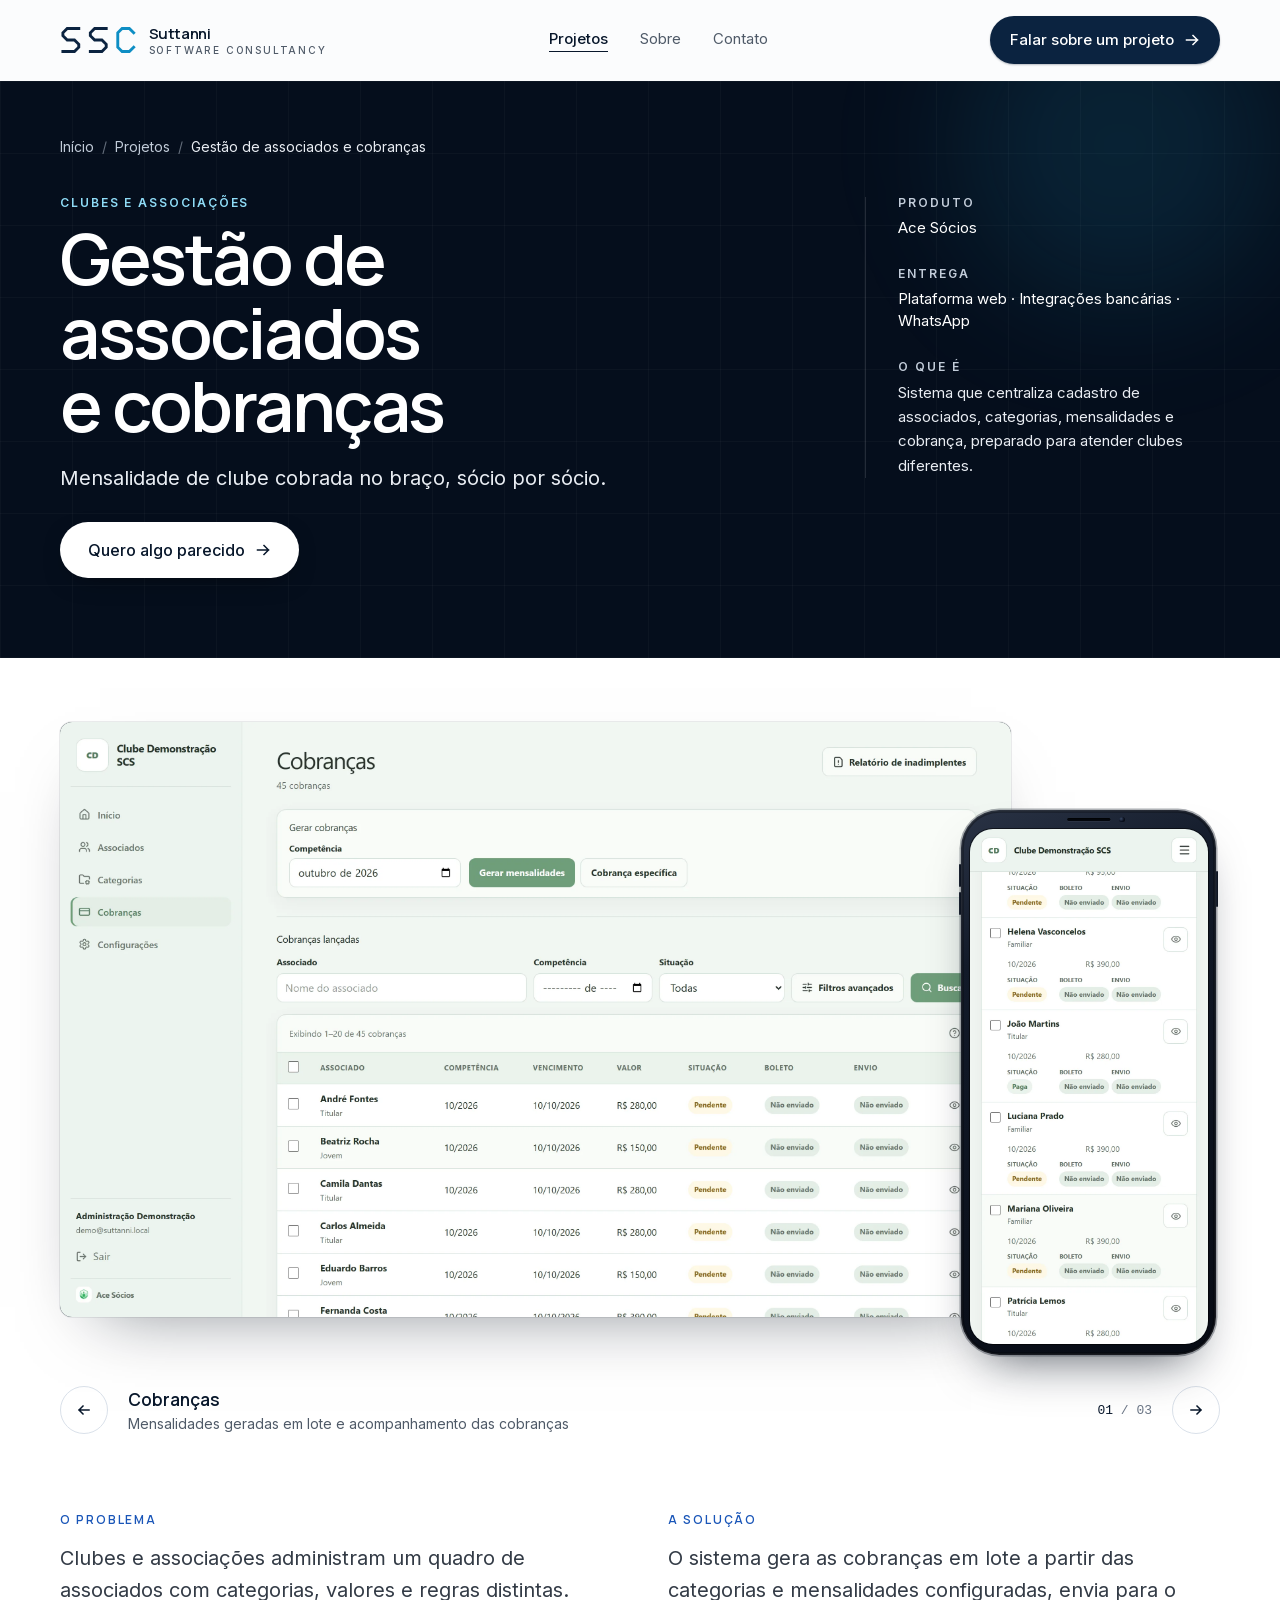
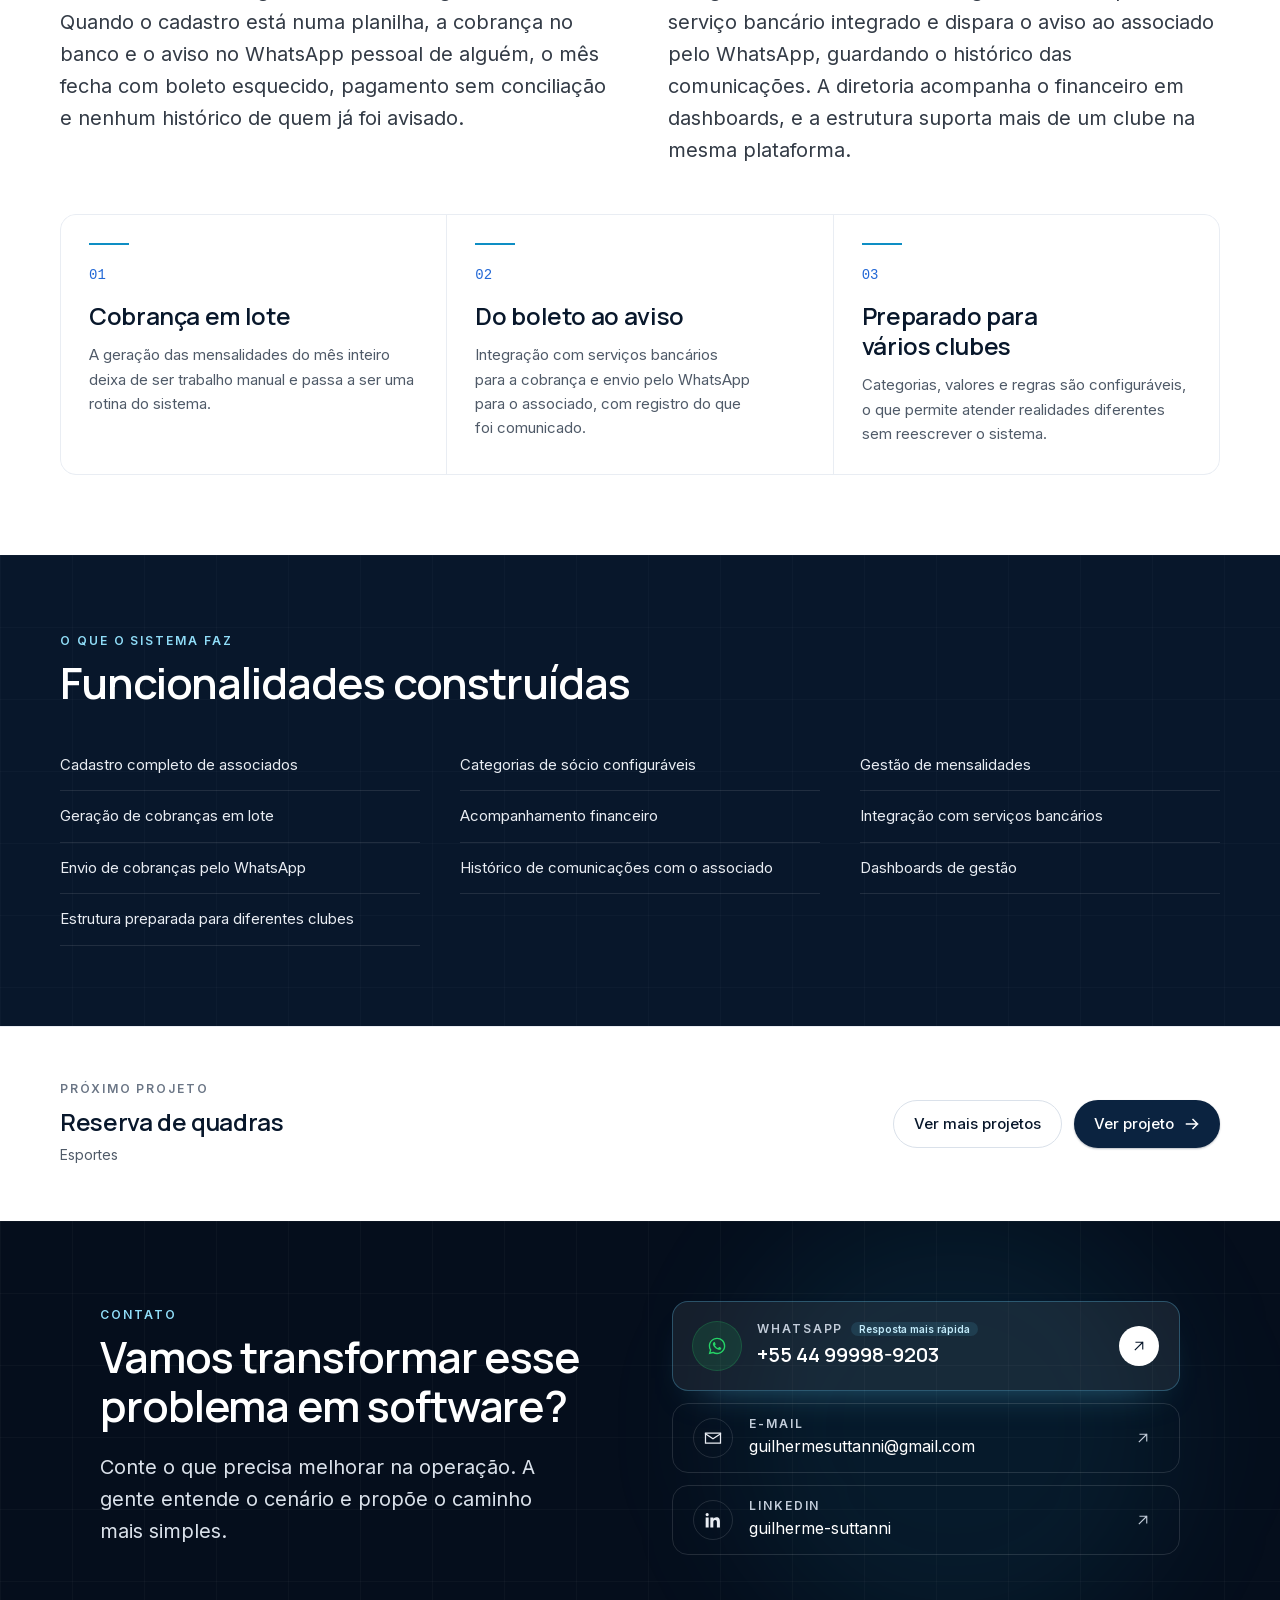
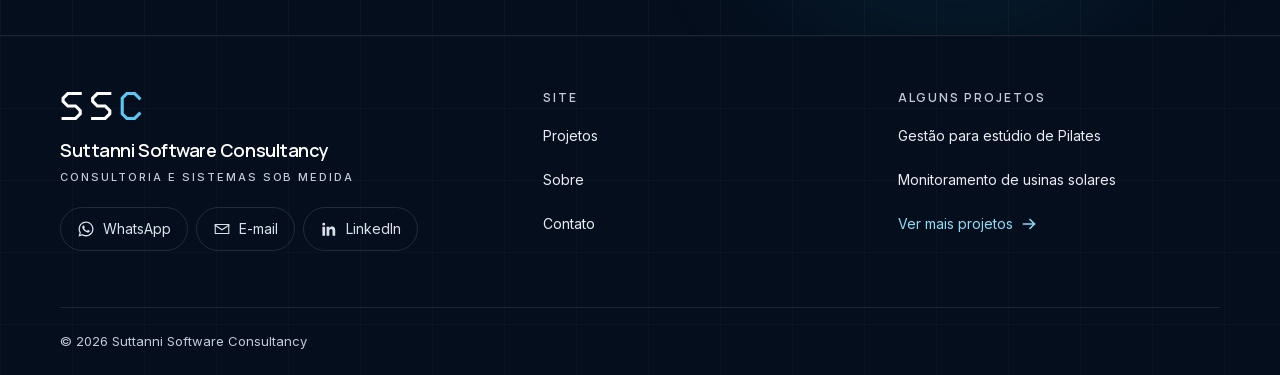
<file: projetos/ace-socios/index.html>
<!DOCTYPE html><html lang="pt-BR" class="manrope_9e067a5b-module__vT7MWq__variable inter_2fe1ab3d-module__-T-KAq__variable"><head><meta charSet="utf-8"/><meta name="viewport" content="width=device-width, initial-scale=1"/><link rel="preload" href="/_next/static/media/83afe278b6a6bb3c-s.p.2bn3s6zvc0dyp.woff2" as="font" crossorigin="" type="font/woff2"/><link rel="preload" href="/_next/static/media/a343f882a40d2cc9-s.p.1sj6eobyi31rd.woff2" as="font" crossorigin="" type="font/woff2"/><link rel="preload" as="image" href="/projects/ace-socios/desktop/cobrancas.webp"/><link rel="stylesheet" href="/_next/static/chunks/3ee8nvfncs0bu.css" data-precedence="next"/><link rel="preload" as="script" fetchPriority="low" href="/_next/static/chunks/3s6nzrbk-8mnv.js"/><script src="/_next/static/chunks/19mx3mg6lkumu.js" async=""></script><script src="/_next/static/chunks/1k__zuwipnzw8.js" async=""></script><script src="/_next/static/chunks/344n2zhqbh4pn.js" async=""></script><script src="/_next/static/chunks/turbopack-17znwwc_v55e2.js" async=""></script><script src="/_next/static/chunks/2_4q1vv5acecj.js" async=""></script><script src="/_next/static/chunks/1dckt2_fr9b4q.js" async=""></script><script src="/_next/static/chunks/39ydkgmq0q9n7.js" async=""></script><meta name="theme-color" content="#050e1c"/><meta name="color-scheme" content="light"/><title>Gestão de associados e cobranças · Clubes e associações | Suttanni Software Consultancy</title><meta name="description" content="Cadastro de associados, mensalidades e cobrança em lote, com envio pelo WhatsApp e histórico de cada aviso."/><meta name="application-name" content="Suttanni Software Consultancy"/><meta name="author" content="Suttanni Software Consultancy"/><meta name="keywords" content="software sob medida,desenvolvimento de sistemas,consultoria em tecnologia,automação de processos,modernização de sistemas,sistemas para empresas"/><meta name="creator" content="Suttanni Software Consultancy"/><meta name="publisher" content="Suttanni Software Consultancy"/><meta name="robots" content="index, follow"/><meta name="googlebot" content="index, follow, max-image-preview:large"/><meta name="category" content="technology"/><link rel="canonical" href="https://guisuttanni.github.io/projetos/ace-socios/"/><meta property="og:title" content="Gestão de associados e cobranças · Clubes e associações"/><meta property="og:description" content="Cadastro de associados, mensalidades e cobrança em lote, com envio pelo WhatsApp e histórico de cada aviso."/><meta property="og:url" content="https://guisuttanni.github.io/projetos/ace-socios/"/><meta property="og:site_name" content="Suttanni Software Consultancy"/><meta property="og:locale" content="pt_BR"/><meta property="og:image" content="https://guisuttanni.github.io/projetos/ace-socios/og.png"/><meta property="og:image:width" content="1200"/><meta property="og:image:height" content="630"/><meta property="og:image:alt" content="Gestão de associados e cobranças · Clubes e associações"/><meta property="og:type" content="website"/><meta name="twitter:card" content="summary_large_image"/><meta name="twitter:title" content="Gestão de associados e cobranças · Clubes e associações"/><meta name="twitter:description" content="Cadastro de associados, mensalidades e cobrança em lote, com envio pelo WhatsApp e histórico de cada aviso."/><meta name="twitter:image" content="https://guisuttanni.github.io/projetos/ace-socios/og.png"/><meta name="twitter:image:alt" content="Gestão de associados e cobranças · Clubes e associações"/><meta name="twitter:image:width" content="1200"/><meta name="twitter:image:height" content="630"/><link rel="icon" href="https://guisuttanni.github.io/icon.svg" type="image/svg+xml"/><link rel="apple-touch-icon" href="https://guisuttanni.github.io/apple-touch-icon.png" sizes="180x180" type="image/png"/><meta name="next-size-adjust" content=""/><noscript><style>.reveal { opacity: 1 !important; transform: none !important; }</style></noscript><script src="/_next/static/chunks/0cz1d0mv5g_q7.js" noModule=""></script></head><body class="min-h-dvh antialiased"><div hidden=""><!--$--><!--/$--></div><a href="#conteudo" class="sr-only rounded-full bg-navy-900 px-5 py-3 text-sm text-white focus:not-sr-only focus:fixed focus:top-4 focus:left-4 focus:z-[60]">Ir para o conteúdo</a><header class="sticky top-0 z-50 border-b transition-[border-color] duration-300 ease-[var(--ease-out-soft)] border-transparent"><div aria-hidden="true" class="absolute inset-0 -z-10 bg-mist-50/85 backdrop-blur-md transition-opacity duration-300 ease-[var(--ease-out-soft)] supports-[backdrop-filter]:bg-mist-50/75 opacity-0"></div><div class="mx-auto w-full max-w-[1240px] px-5 sm:px-8 lg:px-10 "><div class="flex h-16 items-center justify-between gap-4 transition-[height] duration-300 ease-[var(--ease-out-soft)] lg:h-20"><a class="-m-2 rounded-lg p-2" aria-label="Suttanni Software Consultancy, página inicial" href="/"><span class="flex items-center gap-3 "><svg viewBox="0 0 106 36" fill="none" aria-hidden="true" focusable="false" class="h-6 w-auto shrink-0 sm:h-[26px]" shape-rendering="geometricPrecision"><g stroke-width="4" stroke-linecap="square" stroke-linejoin="miter"><path d="M24 2 H8 L2 8 V12 L8 18 H18 L24 24 V28 L18 34 H2" stroke="#0b2340" transform="translate(2 0)"></path><path d="M24 2 H8 L2 8 V12 L8 18 H18 L24 24 V28 L18 34 H2" stroke="#0b2340" transform="translate(40 0)"></path><path d="M24 8 L18 2 H8 L2 8 V28 L8 34 H18 L24 28" stroke="#0e8ec4" transform="translate(78 0)"></path></g></svg><span class="hidden min-w-0 flex-col leading-none lg:flex"><span class="font-display text-[0.9375rem] font-semibold tracking-tight text-navy-900">Suttanni</span><span class="mt-1 text-[0.625rem] font-medium uppercase tracking-[0.18em] text-graphite-500">Software Consultancy</span></span></span></a><nav aria-label="Principal" class="hidden items-center gap-1 md:flex"><a aria-current="page" class="group inline-flex min-h-10 items-center rounded-full px-3.5 text-[0.9375rem] transition-colors duration-200 hover:text-navy-900 text-navy-900 font-medium" href="/projetos/"><span class="link-line pb-0.5" data-active="">Projetos</span></a><a class="group inline-flex min-h-10 items-center rounded-full px-3.5 text-[0.9375rem] transition-colors duration-200 hover:text-navy-900 text-graphite-500" href="/sobre/"><span class="link-line pb-0.5">Sobre</span></a><a class="group inline-flex min-h-10 items-center rounded-full px-3.5 text-[0.9375rem] transition-colors duration-200 hover:text-navy-900 text-graphite-500" href="/contato/"><span class="link-line pb-0.5">Contato</span></a></nav><div class="flex items-center gap-2"><div class="hidden md:block"><a class="group/btn inline-flex items-center justify-center gap-2.5 rounded-full font-medium transition-[background-color,color,border-color,transform,translate,scale,box-shadow] duration-200 ease-[var(--ease-out-soft)] hover:-translate-y-px active:translate-y-0 whitespace-nowrap bg-navy-800 text-white shadow-[0_1px_2px_rgba(8,23,43,0.28)] hover:bg-navy-700 hover:shadow-[0_12px_28px_-12px_rgba(8,23,43,0.7)] min-h-12 px-5 text-[0.9375rem] " href="/contato/">Falar sobre um projeto<svg viewBox="0 0 16 16" fill="none" aria-hidden="true" class="h-4 w-4 transition-transform duration-200 ease-[var(--ease-out-soft)] group-hover/btn:translate-x-1 "><path d="M2.5 8h11m0 0L9 3.5M13.5 8 9 12.5" stroke="currentColor" stroke-width="1.5" stroke-linecap="square"></path></svg></a></div><button type="button" aria-expanded="false" aria-controls="menu-mobile" aria-label="Abrir menu" class="relative -mr-2 flex h-12 w-12 items-center justify-center rounded-full text-navy-900 transition-colors hover:bg-mist-200/70 md:hidden"><span class="sr-only">Abrir menu</span><span aria-hidden="true" class="flex h-4 w-5 flex-col justify-between"><span class="block h-px w-full origin-center bg-current transition-transform duration-300 ease-[var(--ease-out-soft)] "></span><span class="block h-px w-full bg-current transition-opacity duration-200 opacity-100"></span><span class="block h-px w-full origin-center bg-current transition-transform duration-300 ease-[var(--ease-out-soft)] "></span></span></button></div></div></div><div id="menu-mobile" inert="" aria-hidden="true" class="fixed inset-x-0 top-16 bottom-0 z-40 overflow-y-auto border-t border-mist-200 bg-mist-50 transition-[opacity,visibility,transform,translate,scale] duration-300 ease-[var(--ease-out-soft)] md:hidden invisible -translate-y-2 opacity-0"><div class="mx-auto w-full max-w-[1240px] px-5 sm:px-8 lg:px-10 flex min-h-full flex-col pt-6 pb-10"><nav aria-label="Menu" class="flex flex-col"><a class="group flex items-center justify-between border-b border-mist-200 py-5 text-h3 font-display font-semibold text-navy-900 transition-[opacity,transform,translate,scale] duration-500 ease-[var(--ease-out-soft)] translate-y-2 opacity-0" style="transition-delay:0ms" href="/projetos/">Projetos<svg viewBox="0 0 16 16" fill="none" aria-hidden="true" class="h-4 w-4 transition-transform duration-200 ease-[var(--ease-out-soft)] group-hover/btn:translate-x-1 text-graphite-400 transition-transform duration-200 group-hover:translate-x-1"><path d="M2.5 8h11m0 0L9 3.5M13.5 8 9 12.5" stroke="currentColor" stroke-width="1.5" stroke-linecap="square"></path></svg></a><a class="group flex items-center justify-between border-b border-mist-200 py-5 text-h3 font-display font-semibold text-navy-900 transition-[opacity,transform,translate,scale] duration-500 ease-[var(--ease-out-soft)] translate-y-2 opacity-0" style="transition-delay:0ms" href="/sobre/">Sobre<svg viewBox="0 0 16 16" fill="none" aria-hidden="true" class="h-4 w-4 transition-transform duration-200 ease-[var(--ease-out-soft)] group-hover/btn:translate-x-1 text-graphite-400 transition-transform duration-200 group-hover:translate-x-1"><path d="M2.5 8h11m0 0L9 3.5M13.5 8 9 12.5" stroke="currentColor" stroke-width="1.5" stroke-linecap="square"></path></svg></a><a class="group flex items-center justify-between border-b border-mist-200 py-5 text-h3 font-display font-semibold text-navy-900 transition-[opacity,transform,translate,scale] duration-500 ease-[var(--ease-out-soft)] translate-y-2 opacity-0" style="transition-delay:0ms" href="/contato/">Contato<svg viewBox="0 0 16 16" fill="none" aria-hidden="true" class="h-4 w-4 transition-transform duration-200 ease-[var(--ease-out-soft)] group-hover/btn:translate-x-1 text-graphite-400 transition-transform duration-200 group-hover:translate-x-1"><path d="M2.5 8h11m0 0L9 3.5M13.5 8 9 12.5" stroke="currentColor" stroke-width="1.5" stroke-linecap="square"></path></svg></a></nav><div class="mt-8 flex flex-col gap-3"><a class="group/btn inline-flex items-center justify-center gap-2.5 rounded-full font-medium transition-[background-color,color,border-color,transform,translate,scale,box-shadow] duration-200 ease-[var(--ease-out-soft)] hover:-translate-y-px active:translate-y-0 whitespace-nowrap bg-navy-800 text-white shadow-[0_1px_2px_rgba(8,23,43,0.28)] hover:bg-navy-700 hover:shadow-[0_12px_28px_-12px_rgba(8,23,43,0.7)] min-h-13 px-6 text-base sm:min-h-14 sm:px-7 w-full" href="/contato/">Falar sobre um projeto<svg viewBox="0 0 16 16" fill="none" aria-hidden="true" class="h-4 w-4 transition-transform duration-200 ease-[var(--ease-out-soft)] group-hover/btn:translate-x-1 "><path d="M2.5 8h11m0 0L9 3.5M13.5 8 9 12.5" stroke="currentColor" stroke-width="1.5" stroke-linecap="square"></path></svg></a><a href="https://wa.me/5544999989203?text=Ol%C3%A1!%20Conheci%20a%20Suttanni%20Software%20Consultancy%20pelo%20site%20e%20gostaria%20de%20conversar%20sobre%20um%20projeto." class="group/btn inline-flex items-center justify-center gap-2.5 rounded-full font-medium transition-[background-color,color,border-color,transform,translate,scale,box-shadow] duration-200 ease-[var(--ease-out-soft)] hover:-translate-y-px active:translate-y-0 whitespace-nowrap border border-mist-300 bg-white text-navy-900 hover:border-navy-800 hover:shadow-[0_10px_24px_-16px_rgba(8,23,43,0.45)] min-h-13 px-6 text-base sm:min-h-14 sm:px-7 w-full" target="_blank" rel="noopener noreferrer"><svg viewBox="0 0 24 24" fill="currentColor" aria-hidden="true" class="h-5 w-5 text-[#25D366]"><path d="M12.04 2C6.58 2 2.13 6.45 2.13 11.91c0 1.75.46 3.45 1.32 4.95L2 22l5.25-1.38a9.87 9.87 0 0 0 4.79 1.22h.01c5.46 0 9.91-4.45 9.91-9.91 0-2.65-1.03-5.14-2.9-7.01A9.82 9.82 0 0 0 12.04 2Zm0 18.15h-.01a8.2 8.2 0 0 1-4.19-1.15l-.3-.18-3.12.82.83-3.04-.2-.31a8.2 8.2 0 0 1-1.26-4.38c0-4.54 3.7-8.24 8.25-8.24 2.2 0 4.27.86 5.83 2.42a8.19 8.19 0 0 1 2.41 5.83c0 4.54-3.7 8.23-8.24 8.23Zm4.52-6.17c-.25-.12-1.47-.72-1.69-.81-.23-.08-.39-.12-.56.13-.16.24-.64.8-.78.97-.15.16-.29.18-.53.06-.25-.13-1.05-.39-1.99-1.23-.74-.66-1.23-1.47-1.38-1.72-.14-.25-.01-.38.11-.5.11-.11.25-.29.37-.43.12-.15.16-.25.25-.41.08-.17.04-.31-.02-.43-.06-.12-.56-1.34-.76-1.84-.2-.48-.4-.42-.56-.43h-.47c-.17 0-.43.06-.66.31-.22.25-.87.85-.87 2.07 0 1.22.89 2.4 1.02 2.56.12.17 1.75 2.67 4.24 3.74.59.26 1.05.41 1.41.52.59.19 1.13.16 1.56.1.47-.07 1.47-.6 1.67-1.18.21-.58.21-1.07.15-1.18-.06-.11-.23-.17-.48-.29Z"></path></svg>WhatsApp</a></div><div class="mt-auto pt-10"><p class="text-eyebrow font-semibold uppercase text-graphite-400">Contato direto</p><a href="mailto:guilhermesuttanni@gmail.com" class="mt-3 block [overflow-wrap:anywhere] text-[0.9375rem] text-graphite-700 underline-offset-4 hover:underline">guilhermesuttanni@gmail.com</a><a href="https://wa.me/5544999989203?text=Ol%C3%A1!%20Conheci%20a%20Suttanni%20Software%20Consultancy%20pelo%20site%20e%20gostaria%20de%20conversar%20sobre%20um%20projeto." target="_blank" rel="noopener noreferrer" class="mt-1 block text-[0.9375rem] text-graphite-700 underline-offset-4 hover:underline">+55 44 99998-9203</a></div></div></div></header><main id="conteudo"><script type="application/ld+json">{"@context":"https://schema.org","@graph":[{"@type":"CreativeWork","@id":"https://guisuttanni.github.io/projetos/ace-socios/#projeto","name":"Gestão de associados e cobranças","headline":"Gestão de associados e cobranças","description":"Cadastro de associados, mensalidades e cobrança em lote, com envio pelo WhatsApp e histórico de cada aviso.","about":"Clubes e associações","url":"https://guisuttanni.github.io/projetos/ace-socios/","inLanguage":"pt-BR","creator":{"@id":"https://guisuttanni.github.io/#organizacao"}},{"@type":"BreadcrumbList","itemListElement":[{"@type":"ListItem","position":1,"name":"Início","item":"https://guisuttanni.github.io/"},{"@type":"ListItem","position":2,"name":"Projetos","item":"https://guisuttanni.github.io/projetos/"},{"@type":"ListItem","position":3,"name":"Gestão de associados e cobranças","item":"https://guisuttanni.github.io/projetos/ace-socios/"}]}]}</script><section class="relative overflow-hidden bg-navy-950 pt-10 pb-14 text-white sm:pt-12 sm:pb-16 lg:pb-20"><div aria-hidden="true" class="ssc-grid grid-drift absolute inset-0 opacity-50"></div><div aria-hidden="true" class="absolute -top-24 right-0 h-80 w-80 rounded-full bg-signal-500/12 blur-3xl"></div><div class="mx-auto w-full max-w-[1240px] px-5 sm:px-8 lg:px-10 relative"><nav aria-label="Trilha de navegação" class="text-sm text-mist-400"><ol class="flex flex-wrap items-center gap-2"><li><a class="inline-flex min-h-9 items-center transition-colors hover:text-white" href="/">Início</a></li><li aria-hidden="true" class="text-mist-400/50">/</li><li><a class="inline-flex min-h-9 items-center transition-colors hover:text-white" href="/projetos/">Projetos</a></li><li aria-hidden="true" class="text-mist-400/50">/</li><li class="text-mist-200" aria-current="page">Gestão de associados e cobranças</li></ol></nav><div class="mt-8 grid gap-10 lg:grid-cols-12 lg:gap-12"><div class="lg:col-span-7"><div class="reveal  "><span class="block text-eyebrow font-semibold uppercase [text-wrap:balance] text-signal-300 ">Clubes e associações</span><h1 class="mt-3 text-display font-semibold text-white">Gestão de associados e cobranças</h1><p class="mt-5 max-w-xl text-lead text-mist-200">Mensalidade de clube cobrada no braço, sócio por sócio.</p></div><div class="reveal  " style="--reveal-delay:80ms"><div class="mt-7 flex flex-col gap-3 sm:flex-row"><a class="group/btn inline-flex items-center justify-center gap-2.5 rounded-full font-medium transition-[background-color,color,border-color,transform,translate,scale,box-shadow] duration-200 ease-[var(--ease-out-soft)] hover:-translate-y-px active:translate-y-0 whitespace-nowrap bg-white text-navy-900 shadow-[0_8px_30px_-16px_rgba(0,0,0,0.8)] hover:shadow-[0_0_0_4px_rgb(92_200_242/0.18),0_14px_34px_-14px_rgba(0,0,0,0.85)] min-h-13 px-6 text-base sm:min-h-14 sm:px-7 " href="/contato/">Quero algo parecido<svg viewBox="0 0 16 16" fill="none" aria-hidden="true" class="h-4 w-4 transition-transform duration-200 ease-[var(--ease-out-soft)] group-hover/btn:translate-x-1 "><path d="M2.5 8h11m0 0L9 3.5M13.5 8 9 12.5" stroke="currentColor" stroke-width="1.5" stroke-linecap="square"></path></svg></a></div></div></div><div class="reveal  lg:col-span-4 lg:col-start-9" style="--reveal-delay:120ms"><dl class="grid gap-x-6 gap-y-7 border-t border-white/12 pt-8 sm:grid-cols-2 lg:grid-cols-1 lg:border-t-0 lg:border-l lg:pt-0 lg:pl-8"><div><dt class="text-eyebrow font-semibold uppercase text-mist-400">Produto</dt><dd class="mt-2 text-[0.9375rem] text-white">Ace Sócios</dd></div><div><dt class="text-eyebrow font-semibold uppercase text-mist-400">Entrega</dt><dd class="mt-2 flex flex-wrap gap-x-2 gap-y-1 text-[0.9375rem] text-white">Plataforma web · Integrações bancárias · WhatsApp</dd></div><div class="sm:col-span-2 lg:col-span-1"><dt class="text-eyebrow font-semibold uppercase text-mist-400">O que é</dt><dd class="mt-2 text-[0.9375rem] leading-relaxed text-mist-200">Sistema que centraliza cadastro de associados, categorias, mensalidades e cobrança, preparado para atender clubes diferentes.</dd></div></dl></div></div></div></section><section class="bg-white pt-10 sm:pt-14 lg:pt-16"><div class="mx-auto w-full max-w-[1240px] px-5 sm:px-8 lg:px-10 "><div class="reveal reveal-soft mx-auto max-w-[1160px]"><div role="region" aria-roledescription="carrossel" aria-label="Telas do sistema" tabindex="0" class="rounded-xl outline-none focus-visible:ring-2 focus-visible:ring-accent-600 focus-visible:ring-offset-8"><div><div class="device-stage  "><div class="device-screen"><img src="/projects/ace-socios/desktop/cobrancas.webp" alt="Tela de cobranças, com a geração de mensalidades por competência no topo e a lista de cobranças com associado, vencimento, valor, situação, boleto e envio" aria-hidden="false" width="2880" height="1800" loading="eager" decoding="async" class="device-layer is-active"/><img src="/projects/ace-socios/desktop/associados.webp" alt="" aria-hidden="true" width="2880" height="1800" loading="lazy" decoding="async" class="device-layer "/><img src="/projects/ace-socios/desktop/painel-clube.webp" alt="" aria-hidden="true" width="2880" height="1800" loading="lazy" decoding="async" class="device-layer "/></div><div class="device-phone"><div class="phone-shell "><div class="phone-body"><span aria-hidden="true" class="phone-button phone-button--power"></span><span aria-hidden="true" class="phone-button phone-button--volume-up"></span><span aria-hidden="true" class="phone-button phone-button--volume-down"></span><span aria-hidden="true" class="phone-speaker"></span><span aria-hidden="true" class="phone-camera"></span><div class="phone-screen"><img src="/projects/ace-socios/mobile/cobrancas-mobile.webp" alt="Cobranças no celular, em cards com associado, competência, valor e situação" aria-hidden="false" width="780" height="1688" loading="lazy" decoding="async" class="device-layer device-layer--phone is-active"/><img src="/projects/ace-socios/mobile/associados-mobile.webp" alt="" aria-hidden="true" width="780" height="1688" loading="lazy" decoding="async" class="device-layer device-layer--phone "/><img src="/projects/ace-socios/mobile/cobrancas-mobile.webp" alt="" aria-hidden="true" width="780" height="1688" loading="lazy" decoding="async" class="device-layer device-layer--phone "/></div></div></div></div></div></div><div class="mt-6 flex flex-wrap items-center gap-x-5 gap-y-4 sm:mt-8 sm:flex-nowrap"><button type="button" aria-label="Tela anterior" class="group/arrow flex shrink-0 items-center justify-center rounded-full border border-mist-300 bg-white text-navy-900 transition-[background-color,border-color,color,translate,box-shadow] duration-300 ease-[var(--ease-out-soft)] hover:-translate-y-px hover:border-navy-800 hover:bg-navy-800 hover:text-white hover:shadow-[0_10px_24px_-14px_rgba(8,23,43,0.7)] active:translate-y-0 active:bg-navy-900 active:text-white h-12 w-12 "><svg viewBox="0 0 16 16" fill="none" aria-hidden="true" class="h-4 w-4 transition-transform duration-300 ease-[var(--ease-out-soft)] group-hover/arrow:-translate-x-0.5"><path d="M13 8H3m0 0 4-4M3 8l4 4" stroke="currentColor" stroke-width="1.5" stroke-linecap="square"></path></svg></button><div class="order-first min-w-0 basis-full sm:order-none sm:flex-1 sm:basis-0"><p class="fade-in font-display text-[1.0625rem] font-semibold text-navy-900">Cobranças</p><p class="fade-in mt-0.5 text-[0.875rem] leading-snug text-graphite-500">Mensalidades geradas em lote e acompanhamento das cobranças</p></div><span class="flex-1 text-center font-mono text-[0.8125rem] text-graphite-400 sm:flex-none" aria-live="polite"><span class="text-navy-900">01</span> / <!-- -->03</span><button type="button" aria-label="Próxima tela" class="group/arrow flex shrink-0 items-center justify-center rounded-full border border-mist-300 bg-white text-navy-900 transition-[background-color,border-color,color,translate,box-shadow] duration-300 ease-[var(--ease-out-soft)] hover:-translate-y-px hover:border-navy-800 hover:bg-navy-800 hover:text-white hover:shadow-[0_10px_24px_-14px_rgba(8,23,43,0.7)] active:translate-y-0 active:bg-navy-900 active:text-white h-12 w-12 "><svg viewBox="0 0 16 16" fill="none" aria-hidden="true" class="h-4 w-4 transition-transform duration-300 ease-[var(--ease-out-soft)] group-hover/arrow:translate-x-0.5"><path d="M3 8h10m0 0L9 4m4 4-4 4" stroke="currentColor" stroke-width="1.5" stroke-linecap="square"></path></svg></button></div></div></div></div></section><section class="section bg-white"><div class="mx-auto w-full max-w-[1240px] px-5 sm:px-8 lg:px-10 "><div class="grid gap-10 lg:grid-cols-2 lg:gap-14"><div class="reveal  "><h2 class="block text-eyebrow font-semibold uppercase [text-wrap:balance] text-accent-700 ">O problema</h2><p class="mt-4 text-lead text-graphite-700">Clubes e associações administram um quadro de associados com categorias, valores e regras distintas. Quando o cadastro está numa planilha, a cobrança no banco e o aviso no WhatsApp pessoal de alguém, o mês fecha com boleto esquecido, pagamento sem conciliação e nenhum histórico de quem já foi avisado.</p></div><div class="reveal  " style="--reveal-delay:80ms"><h2 class="block text-eyebrow font-semibold uppercase [text-wrap:balance] text-accent-700 ">A solução</h2><p class="mt-4 text-lead text-graphite-700">O sistema gera as cobranças em lote a partir das categorias e mensalidades configuradas, envia para o serviço bancário integrado e dispara o aviso ao associado pelo WhatsApp, guardando o histórico das comunicações. A diretoria acompanha o financeiro em dashboards, e a estrutura suporta mais de um clube na mesma plataforma.</p></div></div><ul class="mt-12 grid gap-px overflow-hidden rounded-2xl border border-mist-200 bg-mist-200 lg:grid-cols-3"><li class="reveal  flex flex-col bg-white p-6 sm:p-7"><span aria-hidden="true" class="step-bar mb-5 block h-0.5 bg-signal-600"></span><span class="font-mono text-sm text-accent-600">01</span><h3 class="mt-4 text-h3 font-semibold text-navy-900">Cobrança em lote</h3><p class="mt-3 text-[0.9375rem] leading-relaxed text-graphite-500">A geração das mensalidades do mês inteiro deixa de ser trabalho manual e passa a ser uma rotina do sistema.</p></li><li class="reveal  flex flex-col bg-white p-6 sm:p-7" style="--reveal-delay:70ms"><span aria-hidden="true" class="step-bar mb-5 block h-0.5 bg-signal-600"></span><span class="font-mono text-sm text-accent-600">02</span><h3 class="mt-4 text-h3 font-semibold text-navy-900">Do boleto ao aviso</h3><p class="mt-3 text-[0.9375rem] leading-relaxed text-graphite-500">Integração com serviços bancários para a cobrança e envio pelo WhatsApp para o associado, com registro do que foi comunicado.</p></li><li class="reveal  flex flex-col bg-white p-6 sm:p-7" style="--reveal-delay:140ms"><span aria-hidden="true" class="step-bar mb-5 block h-0.5 bg-signal-600"></span><span class="font-mono text-sm text-accent-600">03</span><h3 class="mt-4 text-h3 font-semibold text-navy-900">Preparado para vários clubes</h3><p class="mt-3 text-[0.9375rem] leading-relaxed text-graphite-500">Categorias, valores e regras são configuráveis, o que permite atender realidades diferentes sem reescrever o sistema.</p></li></ul></div></section><section class="section relative overflow-hidden bg-navy-900 text-white"><div aria-hidden="true" class="ssc-grid grid-drift absolute inset-0 opacity-40"></div><div class="mx-auto w-full max-w-[1240px] px-5 sm:px-8 lg:px-10 relative"><div class="reveal  max-w-2xl"><span class="block text-eyebrow font-semibold uppercase [text-wrap:balance] text-signal-300 ">O que o sistema faz</span><h2 class="mt-3 text-h2 font-semibold text-white">Funcionalidades construídas</h2></div><ul class="mt-8 grid gap-x-10 sm:grid-cols-2 lg:grid-cols-3"><li class="reveal  border-b border-white/10 py-3.5 text-[0.9375rem] text-mist-200">Cadastro completo de associados</li><li class="reveal  border-b border-white/10 py-3.5 text-[0.9375rem] text-mist-200" style="--reveal-delay:30ms">Categorias de sócio configuráveis</li><li class="reveal  border-b border-white/10 py-3.5 text-[0.9375rem] text-mist-200" style="--reveal-delay:60ms">Gestão de mensalidades</li><li class="reveal  border-b border-white/10 py-3.5 text-[0.9375rem] text-mist-200" style="--reveal-delay:90ms">Geração de cobranças em lote</li><li class="reveal  border-b border-white/10 py-3.5 text-[0.9375rem] text-mist-200" style="--reveal-delay:120ms">Acompanhamento financeiro</li><li class="reveal  border-b border-white/10 py-3.5 text-[0.9375rem] text-mist-200" style="--reveal-delay:150ms">Integração com serviços bancários</li><li class="reveal  border-b border-white/10 py-3.5 text-[0.9375rem] text-mist-200" style="--reveal-delay:180ms">Envio de cobranças pelo WhatsApp</li><li class="reveal  border-b border-white/10 py-3.5 text-[0.9375rem] text-mist-200" style="--reveal-delay:210ms">Histórico de comunicações com o associado</li><li class="reveal  border-b border-white/10 py-3.5 text-[0.9375rem] text-mist-200" style="--reveal-delay:240ms">Dashboards de gestão</li><li class="reveal  border-b border-white/10 py-3.5 text-[0.9375rem] text-mist-200" style="--reveal-delay:240ms">Estrutura preparada para diferentes clubes</li></ul></div></section><section class="section-tight border-t border-mist-200 bg-white"><div class="mx-auto w-full max-w-[1240px] px-5 sm:px-8 lg:px-10 "><div class="flex flex-col gap-6 sm:flex-row sm:items-center sm:justify-between"><div><p class="text-eyebrow font-semibold uppercase text-graphite-400">Próximo projeto</p><p class="mt-3 text-h3 font-display font-semibold text-navy-900">Reserva de quadras</p><p class="mt-2 text-sm text-graphite-500">Esportes</p></div><div class="flex flex-col gap-3 sm:flex-row"><a class="group/btn inline-flex items-center justify-center gap-2.5 rounded-full font-medium transition-[background-color,color,border-color,transform,translate,scale,box-shadow] duration-200 ease-[var(--ease-out-soft)] hover:-translate-y-px active:translate-y-0 whitespace-nowrap border border-mist-300 bg-white text-navy-900 hover:border-navy-800 hover:shadow-[0_10px_24px_-16px_rgba(8,23,43,0.45)] min-h-12 px-5 text-[0.9375rem] " href="/projetos/">Ver mais projetos</a><a class="group/btn inline-flex items-center justify-center gap-2.5 rounded-full font-medium transition-[background-color,color,border-color,transform,translate,scale,box-shadow] duration-200 ease-[var(--ease-out-soft)] hover:-translate-y-px active:translate-y-0 whitespace-nowrap bg-navy-800 text-white shadow-[0_1px_2px_rgba(8,23,43,0.28)] hover:bg-navy-700 hover:shadow-[0_12px_28px_-12px_rgba(8,23,43,0.7)] min-h-12 px-5 text-[0.9375rem] " href="/projetos/ace-reserve/">Ver projeto<svg viewBox="0 0 16 16" fill="none" aria-hidden="true" class="h-4 w-4 transition-transform duration-200 ease-[var(--ease-out-soft)] group-hover/btn:translate-x-1 "><path d="M2.5 8h11m0 0L9 3.5M13.5 8 9 12.5" stroke="currentColor" stroke-width="1.5" stroke-linecap="square"></path></svg></a></div></div></div></section><section id="contato" class="section relative scroll-mt-24 overflow-hidden bg-navy-950 text-white"><div aria-hidden="true" class="ssc-grid grid-drift absolute inset-0 opacity-50"></div><div aria-hidden="true" class="absolute top-1/2 right-[8%] hidden h-[28rem] w-[28rem] -translate-y-1/2 rounded-full bg-signal-500/8 blur-3xl lg:block"></div><div class="mx-auto w-full max-w-[1240px] px-5 sm:px-8 lg:px-10 relative"><div class="mx-auto grid max-w-[1080px] gap-10 lg:grid-cols-2 lg:items-center lg:gap-16"><div class="reveal  "><span class="block text-eyebrow font-semibold uppercase [text-wrap:balance] text-signal-300 ">Contato</span><h2 class="mt-3 text-h2 font-semibold text-white">Vamos transformar esse problema em software?</h2><p class="mt-5 max-w-md text-lead text-mist-300">Conte o que precisa melhorar na operação. A gente entende o cenário e propõe o caminho mais simples.</p></div><ul class="grid gap-3"><li class="reveal  " style="--reveal-delay:80ms"><a href="https://wa.me/5544999989203?text=Ol%C3%A1!%20Conheci%20a%20Suttanni%20Software%20Consultancy%20pelo%20site%20e%20gostaria%20de%20conversar%20sobre%20um%20projeto." target="_blank" rel="noopener noreferrer" class="group relative flex items-center gap-4 rounded-2xl border transition-[background-color,border-color,transform,translate,scale,box-shadow] duration-300 ease-[var(--ease-out-soft)] hover:-translate-y-0.5 border-signal-400/30 bg-white/[0.07] p-4 shadow-[0_18px_40px_-28px_rgba(92,200,242,0.6)] hover:border-signal-400/60 hover:bg-white/10 sm:p-5"><span class="flex shrink-0 items-center justify-center rounded-full h-12 w-12 bg-[#25D366]/12 ring-1 ring-[#25D366]/30"><svg viewBox="0 0 24 24" fill="currentColor" aria-hidden="true" class="h-5 w-5 text-[#25D366]"><path d="M12.04 2C6.58 2 2.13 6.45 2.13 11.91c0 1.75.46 3.45 1.32 4.95L2 22l5.25-1.38a9.87 9.87 0 0 0 4.79 1.22h.01c5.46 0 9.91-4.45 9.91-9.91 0-2.65-1.03-5.14-2.9-7.01A9.82 9.82 0 0 0 12.04 2Zm0 18.15h-.01a8.2 8.2 0 0 1-4.19-1.15l-.3-.18-3.12.82.83-3.04-.2-.31a8.2 8.2 0 0 1-1.26-4.38c0-4.54 3.7-8.24 8.25-8.24 2.2 0 4.27.86 5.83 2.42a8.19 8.19 0 0 1 2.41 5.83c0 4.54-3.7 8.23-8.24 8.23Zm4.52-6.17c-.25-.12-1.47-.72-1.69-.81-.23-.08-.39-.12-.56.13-.16.24-.64.8-.78.97-.15.16-.29.18-.53.06-.25-.13-1.05-.39-1.99-1.23-.74-.66-1.23-1.47-1.38-1.72-.14-.25-.01-.38.11-.5.11-.11.25-.29.37-.43.12-.15.16-.25.25-.41.08-.17.04-.31-.02-.43-.06-.12-.56-1.34-.76-1.84-.2-.48-.4-.42-.56-.43h-.47c-.17 0-.43.06-.66.31-.22.25-.87.85-.87 2.07 0 1.22.89 2.4 1.02 2.56.12.17 1.75 2.67 4.24 3.74.59.26 1.05.41 1.41.52.59.19 1.13.16 1.56.1.47-.07 1.47-.6 1.67-1.18.21-.58.21-1.07.15-1.18-.06-.11-.23-.17-.48-.29Z"></path></svg></span><span class="min-w-0 flex-1"><span class="flex flex-wrap items-center gap-x-2 gap-y-1 text-eyebrow font-semibold uppercase text-mist-400">WhatsApp<span class="rounded-full bg-signal-400/12 px-2 py-0.5 text-[0.625rem] tracking-normal text-signal-200 normal-case">Resposta mais rápida</span></span><span class="mt-1 block [overflow-wrap:anywhere] text-white font-display text-[clamp(1.0625rem,4.4vw,1.25rem)] font-semibold">+55 44 99998-9203</span></span><span aria-hidden="true" class="hidden shrink-0 items-center justify-center rounded-full transition-[background-color,color,transform,translate,scale] duration-300 ease-[var(--ease-out-soft)] min-[400px]:flex h-10 w-10 bg-white text-navy-900 group-hover:translate-x-0.5"><svg viewBox="0 0 24 24" aria-hidden="true" class="h-4.5 w-4.5 transition-transform duration-300 group-hover:-translate-y-px group-hover:translate-x-px" fill="none" stroke="currentColor" stroke-width="1.5" stroke-linecap="square" stroke-linejoin="miter"><path d="M7 17 17 7M8 7h9v9"></path></svg></span></a></li><li class="reveal  " style="--reveal-delay:150ms"><a href="mailto:guilhermesuttanni@gmail.com" class="group relative flex items-center gap-4 rounded-2xl border transition-[background-color,border-color,transform,translate,scale,box-shadow] duration-300 ease-[var(--ease-out-soft)] hover:-translate-y-0.5 border-white/12 px-4 py-3.5 hover:border-white/30 hover:bg-white/5 sm:px-5"><span class="flex shrink-0 items-center justify-center rounded-full h-10 w-10 border border-white/12 text-mist-200"><svg viewBox="0 0 24 24" aria-hidden="true" class="h-5 w-5" fill="none" stroke="currentColor" stroke-width="1.5" stroke-linecap="square" stroke-linejoin="miter"><path d="M3 6h18v12H3z"></path><path d="m3 7 9 6 9-6"></path></svg></span><span class="min-w-0 flex-1"><span class="flex flex-wrap items-center gap-x-2 gap-y-1 text-eyebrow font-semibold uppercase text-mist-400">E-mail</span><span class="mt-1 block [overflow-wrap:anywhere] text-white text-[clamp(0.8125rem,3.6vw,1rem)]">guilhermesuttanni@gmail.com</span></span><span aria-hidden="true" class="hidden shrink-0 items-center justify-center rounded-full transition-[background-color,color,transform,translate,scale] duration-300 ease-[var(--ease-out-soft)] min-[400px]:flex h-8 w-8 text-mist-400 group-hover:text-white"><svg viewBox="0 0 24 24" aria-hidden="true" class="h-4.5 w-4.5 transition-transform duration-300 group-hover:-translate-y-px group-hover:translate-x-px" fill="none" stroke="currentColor" stroke-width="1.5" stroke-linecap="square" stroke-linejoin="miter"><path d="M7 17 17 7M8 7h9v9"></path></svg></span></a></li><li class="reveal  " style="--reveal-delay:220ms"><a href="https://www.linkedin.com/in/guilherme-suttanni" target="_blank" rel="noopener noreferrer" class="group relative flex items-center gap-4 rounded-2xl border transition-[background-color,border-color,transform,translate,scale,box-shadow] duration-300 ease-[var(--ease-out-soft)] hover:-translate-y-0.5 border-white/12 px-4 py-3.5 hover:border-white/30 hover:bg-white/5 sm:px-5"><span class="flex shrink-0 items-center justify-center rounded-full h-10 w-10 border border-white/12 text-mist-200"><svg viewBox="0 0 24 24" fill="currentColor" aria-hidden="true" class="h-5 w-5"><path d="M6.94 5.5a1.94 1.94 0 1 1-3.88 0 1.94 1.94 0 0 1 3.88 0ZM3.2 8.93h3.6V21H3.2V8.93Zm5.85 0h3.45v1.65h.05c.48-.9 1.66-1.86 3.41-1.86 3.65 0 4.33 2.36 4.33 5.44V21h-3.6v-5.9c0-1.41-.03-3.22-2-3.22-2 0-2.3 1.53-2.3 3.11V21h-3.6V8.93Z"></path></svg></span><span class="min-w-0 flex-1"><span class="flex flex-wrap items-center gap-x-2 gap-y-1 text-eyebrow font-semibold uppercase text-mist-400">LinkedIn</span><span class="mt-1 block [overflow-wrap:anywhere] text-white text-[clamp(0.8125rem,3.6vw,1rem)]">guilherme-suttanni</span></span><span aria-hidden="true" class="hidden shrink-0 items-center justify-center rounded-full transition-[background-color,color,transform,translate,scale] duration-300 ease-[var(--ease-out-soft)] min-[400px]:flex h-8 w-8 text-mist-400 group-hover:text-white"><svg viewBox="0 0 24 24" aria-hidden="true" class="h-4.5 w-4.5 transition-transform duration-300 group-hover:-translate-y-px group-hover:translate-x-px" fill="none" stroke="currentColor" stroke-width="1.5" stroke-linecap="square" stroke-linejoin="miter"><path d="M7 17 17 7M8 7h9v9"></path></svg></span></a></li></ul></div></div></section><!--$--><!--/$--></main><footer class="relative overflow-hidden border-t border-white/10 bg-navy-950 text-mist-300"><div aria-hidden="true" class="ssc-grid absolute inset-0 opacity-40"></div><div class="mx-auto w-full max-w-[1240px] px-5 sm:px-8 lg:px-10 relative"><div class="grid gap-8 py-10 sm:py-14 lg:grid-cols-[1.4fr_1fr_1fr] lg:gap-8"><div class="max-w-sm"><span class="flex flex-col items-start gap-4 "><svg viewBox="0 0 106 36" fill="none" aria-hidden="true" focusable="false" class="h-7 w-auto" shape-rendering="geometricPrecision"><g stroke-width="4" stroke-linecap="square" stroke-linejoin="miter"><path d="M24 2 H8 L2 8 V12 L8 18 H18 L24 24 V28 L18 34 H2" stroke="#ffffff" transform="translate(2 0)"></path><path d="M24 2 H8 L2 8 V12 L8 18 H18 L24 24 V28 L18 34 H2" stroke="#ffffff" transform="translate(40 0)"></path><path d="M24 8 L18 2 H8 L2 8 V28 L8 34 H18 L24 28" stroke="#5cc8f2" transform="translate(78 0)"></path></g></svg><span class="flex flex-col leading-none"><span class="font-display text-lg font-semibold tracking-tight text-white">Suttanni Software Consultancy</span><span class="mt-2 text-[0.6875rem] font-medium uppercase tracking-[0.18em] text-mist-400 [text-wrap:balance]">Consultoria e sistemas sob medida</span></span></span><div class="mt-6 flex flex-wrap gap-2"><a href="https://wa.me/5544999989203?text=Ol%C3%A1!%20Conheci%20a%20Suttanni%20Software%20Consultancy%20pelo%20site%20e%20gostaria%20de%20conversar%20sobre%20um%20projeto." target="_blank" rel="noopener noreferrer" class="flex h-11 items-center gap-2 rounded-full border border-white/12 px-4 text-sm text-mist-300 transition-colors duration-200 hover:border-white/35 hover:text-white"><svg viewBox="0 0 24 24" fill="currentColor" aria-hidden="true" class="h-4.5 w-4.5"><path d="M12.04 2C6.58 2 2.13 6.45 2.13 11.91c0 1.75.46 3.45 1.32 4.95L2 22l5.25-1.38a9.87 9.87 0 0 0 4.79 1.22h.01c5.46 0 9.91-4.45 9.91-9.91 0-2.65-1.03-5.14-2.9-7.01A9.82 9.82 0 0 0 12.04 2Zm0 18.15h-.01a8.2 8.2 0 0 1-4.19-1.15l-.3-.18-3.12.82.83-3.04-.2-.31a8.2 8.2 0 0 1-1.26-4.38c0-4.54 3.7-8.24 8.25-8.24 2.2 0 4.27.86 5.83 2.42a8.19 8.19 0 0 1 2.41 5.83c0 4.54-3.7 8.23-8.24 8.23Zm4.52-6.17c-.25-.12-1.47-.72-1.69-.81-.23-.08-.39-.12-.56.13-.16.24-.64.8-.78.97-.15.16-.29.18-.53.06-.25-.13-1.05-.39-1.99-1.23-.74-.66-1.23-1.47-1.38-1.72-.14-.25-.01-.38.11-.5.11-.11.25-.29.37-.43.12-.15.16-.25.25-.41.08-.17.04-.31-.02-.43-.06-.12-.56-1.34-.76-1.84-.2-.48-.4-.42-.56-.43h-.47c-.17 0-.43.06-.66.31-.22.25-.87.85-.87 2.07 0 1.22.89 2.4 1.02 2.56.12.17 1.75 2.67 4.24 3.74.59.26 1.05.41 1.41.52.59.19 1.13.16 1.56.1.47-.07 1.47-.6 1.67-1.18.21-.58.21-1.07.15-1.18-.06-.11-.23-.17-.48-.29Z"></path></svg>WhatsApp</a><a href="mailto:guilhermesuttanni@gmail.com" class="flex h-11 items-center gap-2 rounded-full border border-white/12 px-4 text-sm text-mist-300 transition-colors duration-200 hover:border-white/35 hover:text-white"><svg viewBox="0 0 24 24" aria-hidden="true" class="h-4.5 w-4.5" fill="none" stroke="currentColor" stroke-width="1.5" stroke-linecap="square" stroke-linejoin="miter"><path d="M3 6h18v12H3z"></path><path d="m3 7 9 6 9-6"></path></svg>E-mail</a><a href="https://www.linkedin.com/in/guilherme-suttanni" target="_blank" rel="noopener noreferrer" class="flex h-11 items-center gap-2 rounded-full border border-white/12 px-4 text-sm text-mist-300 transition-colors duration-200 hover:border-white/35 hover:text-white"><svg viewBox="0 0 24 24" fill="currentColor" aria-hidden="true" class="h-4.5 w-4.5"><path d="M6.94 5.5a1.94 1.94 0 1 1-3.88 0 1.94 1.94 0 0 1 3.88 0ZM3.2 8.93h3.6V21H3.2V8.93Zm5.85 0h3.45v1.65h.05c.48-.9 1.66-1.86 3.41-1.86 3.65 0 4.33 2.36 4.33 5.44V21h-3.6v-5.9c0-1.41-.03-3.22-2-3.22-2 0-2.3 1.53-2.3 3.11V21h-3.6V8.93Z"></path></svg>LinkedIn</a></div></div><div class="grid grid-cols-2 gap-8 lg:contents"><nav aria-label="Rodapé" class="text-sm"><h2 class="text-eyebrow font-semibold uppercase text-mist-400">Site</h2><ul class="mt-3 space-y-1"><li><a class="inline-flex min-h-10 items-center text-mist-200 transition-colors hover:text-white" href="/projetos/">Projetos</a></li><li><a class="inline-flex min-h-10 items-center text-mist-200 transition-colors hover:text-white" href="/sobre/">Sobre</a></li><li><a class="inline-flex min-h-10 items-center text-mist-200 transition-colors hover:text-white" href="/contato/">Contato</a></li></ul></nav><nav aria-label="Projetos" class="text-sm"><h2 class="text-eyebrow font-semibold uppercase text-mist-400">Alguns projetos</h2><ul class="mt-3 space-y-1"><li><a class="inline-flex min-h-10 items-center text-mist-200 transition-colors hover:text-white" href="/projetos/studio-carlos-lopes/">Gestão para estúdio de Pilates</a></li><li><a class="inline-flex min-h-10 items-center text-mist-200 transition-colors hover:text-white" href="/projetos/g-smart/">Monitoramento de usinas solares</a></li><li><a class="group inline-flex min-h-10 items-center gap-2 text-signal-300 transition-colors hover:text-white" href="/projetos/">Ver mais projetos<svg viewBox="0 0 16 16" fill="none" aria-hidden="true" class="h-4 w-4 transition-transform duration-200 ease-[var(--ease-out-soft)] group-hover/btn:translate-x-1 transition-transform duration-300 group-hover:translate-x-1"><path d="M2.5 8h11m0 0L9 3.5M13.5 8 9 12.5" stroke="currentColor" stroke-width="1.5" stroke-linecap="square"></path></svg></a></li></ul></nav></div></div><div class="border-t border-white/10 py-6 text-[0.8125rem] text-mist-400"><p>© <!-- -->2026<!-- --> <!-- -->Suttanni Software Consultancy</p></div></div></footer><a href="https://wa.me/5544999989203?text=Ol%C3%A1!%20Conheci%20a%20Suttanni%20Software%20Consultancy%20pelo%20site%20e%20gostaria%20de%20conversar%20sobre%20um%20projeto." target="_blank" rel="noopener noreferrer" aria-label="Conversar pelo WhatsApp" tabindex="-1" aria-hidden="true" class="fixed right-4 bottom-4 z-30 flex h-13 items-center gap-2 rounded-full border border-mist-300 bg-white pr-4 pl-3.5 text-[0.9375rem] font-medium text-navy-900 shadow-[0_10px_30px_-12px_rgba(8,23,43,0.45)] transition-[opacity,transform,translate,scale] duration-300 ease-[var(--ease-out-soft)] md:hidden pointer-events-none translate-y-3 opacity-0"><svg viewBox="0 0 24 24" fill="currentColor" aria-hidden="true" class="h-5 w-5 text-[#25D366]"><path d="M12.04 2C6.58 2 2.13 6.45 2.13 11.91c0 1.75.46 3.45 1.32 4.95L2 22l5.25-1.38a9.87 9.87 0 0 0 4.79 1.22h.01c5.46 0 9.91-4.45 9.91-9.91 0-2.65-1.03-5.14-2.9-7.01A9.82 9.82 0 0 0 12.04 2Zm0 18.15h-.01a8.2 8.2 0 0 1-4.19-1.15l-.3-.18-3.12.82.83-3.04-.2-.31a8.2 8.2 0 0 1-1.26-4.38c0-4.54 3.7-8.24 8.25-8.24 2.2 0 4.27.86 5.83 2.42a8.19 8.19 0 0 1 2.41 5.83c0 4.54-3.7 8.23-8.24 8.23Zm4.52-6.17c-.25-.12-1.47-.72-1.69-.81-.23-.08-.39-.12-.56.13-.16.24-.64.8-.78.97-.15.16-.29.18-.53.06-.25-.13-1.05-.39-1.99-1.23-.74-.66-1.23-1.47-1.38-1.72-.14-.25-.01-.38.11-.5.11-.11.25-.29.37-.43.12-.15.16-.25.25-.41.08-.17.04-.31-.02-.43-.06-.12-.56-1.34-.76-1.84-.2-.48-.4-.42-.56-.43h-.47c-.17 0-.43.06-.66.31-.22.25-.87.85-.87 2.07 0 1.22.89 2.4 1.02 2.56.12.17 1.75 2.67 4.24 3.74.59.26 1.05.41 1.41.52.59.19 1.13.16 1.56.1.47-.07 1.47-.6 1.67-1.18.21-.58.21-1.07.15-1.18-.06-.11-.23-.17-.48-.29Z"></path></svg>WhatsApp</a><script type="application/ld+json">{"@context":"https://schema.org","@graph":[{"@type":"ProfessionalService","@id":"https://guisuttanni.github.io/#organizacao","name":"Suttanni Software Consultancy","alternateName":"SSC","url":"https://guisuttanni.github.io","description":"Desenvolvimento de sistemas sob medida, automação e consultoria tecnológica para empresas que querem transformar processos e ideias em soluções digitais.","email":"guilhermesuttanni@gmail.com","telephone":"+5544999989203","areaServed":"BR","availableLanguage":"pt-BR","sameAs":["https://www.linkedin.com/in/guilherme-suttanni"],"knowsAbout":["Desenvolvimento de software sob medida","Modernização de sistemas","Automação de processos","Consultoria tecnológica"]},{"@type":"WebSite","@id":"https://guisuttanni.github.io/#site","url":"https://guisuttanni.github.io","name":"Suttanni Software Consultancy","inLanguage":"pt-BR","publisher":{"@id":"https://guisuttanni.github.io/#organizacao"}}]}</script><script src="/_next/static/chunks/3s6nzrbk-8mnv.js" id="_R_" async=""></script><script>(self.__next_f=self.__next_f||[]).push([0])</script><script>self.__next_f.push([1,"1:\"$Sreact.fragment\"\n3:I[3374,[\"/_next/static/chunks/2_4q1vv5acecj.js\"],\"Header\"]\n4:I[39756,[\"/_next/static/chunks/2_4q1vv5acecj.js\"],\"default\"]\n5:I[37457,[\"/_next/static/chunks/2_4q1vv5acecj.js\"],\"default\"]\n6:I[22016,[\"/_next/static/chunks/2_4q1vv5acecj.js\",\"/_next/static/chunks/1dckt2_fr9b4q.js\",\"/_next/static/chunks/39ydkgmq0q9n7.js\"],\"\"]\n10:I[68027,[\"/_next/static/chunks/2_4q1vv5acecj.js\"],\"default\",1]\n:HL[\"/_next/static/chunks/3ee8nvfncs0bu.css\",\"style\"]\n:HL[\"/_next/static/media/83afe278b6a6bb3c-s.p.2bn3s6zvc0dyp.woff2\",\"font\",{\"crossOrigin\":\"\",\"type\":\"font/woff2\"}]\n:HL[\"/_next/static/media/a343f882a40d2cc9-s.p.1sj6eobyi31rd.woff2\",\"font\",{\"crossOrigin\":\"\",\"type\":\"font/woff2\"}]\n2:[\"$\",\"style\",null,{\"children\":\".reveal { opacity: 1 !important; transform: none !important; }\"}]\ne:X\n0:{\"P\":null,\"c\":[\"\",\"projetos\",\"ace-socios\",\"\"],\"q\":\"\",\"i\":false,\"f\":[[[\"\",{\"children\":[\"projetos\",{\"children\":[[\"slug\",\"ace-socios\",\"d\",[]],{\"children\":[\"__PAGE__\",{},\"$undefined\",\"$undefined\",4608]},\"$undefined\",\"$undefined\",4608]},\"$undefined\",\"$undefined\",4608]},\"$undefined\",\"$undefined\",4624],[[\"$\",\"$1\",\"c\",{\"children\":[[[\"$\",\"link\",\"0\",{\"rel\":\"stylesheet\",\"href\":\"/_next/static/chunks/3ee8nvfncs0bu.css\",\"precedence\":\"next\",\"crossOrigin\":\"$undefined\",\"nonce\":\"$undefined\"}],[\"$\",\"script\",\"script-0\",{\"src\":\"/_next/static/chunks/2_4q1vv5acecj.js\",\"async\":true,\"nonce\":\"$undefined\"}]],[\"$\",\"html\",null,{\"lang\":\"pt-BR\",\"className\":\"manrope_9e067a5b-module__vT7MWq__variable inter_2fe1ab3d-module__-T-KAq__variable\",\"children\":[[\"$\",\"head\",null,{\"children\":[\"$\",\"noscript\",null,{\"children\":\"$2\"}]}],[\"$\",\"body\",null,{\"className\":\"min-h-dvh antialiased\",\"children\":[[\"$\",\"a\",null,{\"href\":\"#conteudo\",\"className\":\"sr-only rounded-full bg-navy-900 px-5 py-3 text-sm text-white focus:not-sr-only focus:fixed focus:top-4 focus:left-4 focus:z-[60]\",\"children\":\"Ir para o conteúdo\"}],[\"$\",\"$L3\",null,{}],[\"$\",\"main\",null,{\"id\":\"conteudo\",\"children\":[\"$\",\"$L4\",null,{\"parallelRouterKey\":\"children\",\"error\":\"$undefined\",\"errorStyles\":\"$undefined\",\"errorScripts\":\"$undefined\",\"template\":[\"$\",\"$L5\",null,{}],\"templateStyles\":\"$undefined\",\"templateScripts\":\"$undefined\",\"notFound\":[[\"$\",\"section\",null,{\"className\":\"relative overflow-hidden bg-navy-950 py-20 text-white sm:py-28\",\"children\":[[\"$\",\"div\",null,{\"aria-hidden\":\"true\",\"className\":\"ssc-grid absolute inset-0 opacity-50\"}],[\"$\",\"div\",null,{\"className\":\"mx-auto w-full max-w-[1240px] px-5 sm:px-8 lg:px-10 relative\",\"children\":[\"$\",\"div\",null,{\"className\":\"max-w-xl\",\"children\":[[\"$\",\"svg\",null,{\"viewBox\":\"0 0 106 36\",\"fill\":\"none\",\"aria-hidden\":\"true\",\"focusable\":\"false\",\"className\":\"h-7 w-auto\",\"shapeRendering\":\"geometricPrecision\",\"children\":[\"$\",\"g\",null,{\"strokeWidth\":4,\"strokeLinecap\":\"square\",\"strokeLinejoin\":\"miter\",\"children\":[[\"$\",\"path\",null,{\"d\":\"M24 2 H8 L2 8 V12 L8 18 H18 L24 24 V28 L18 34 H2\",\"stroke\":\"#ffffff\",\"transform\":\"translate(2 0)\"}],[\"$\",\"path\",null,{\"d\":\"M24 2 H8 L2 8 V12 L8 18 H18 L24 24 V28 L18 34 H2\",\"stroke\":\"#ffffff\",\"transform\":\"translate(40 0)\"}],[\"$\",\"path\",null,{\"d\":\"M24 8 L18 2 H8 L2 8 V28 L8 34 H18 L24 28\",\"stroke\":\"#5cc8f2\",\"transform\":\"translate(78 0)\"}]]}]}],[\"$\",\"p\",null,{\"className\":\"mt-10 font-mono text-sm text-accent-400\",\"children\":\"404\"}],[\"$\",\"h1\",null,{\"className\":\"mt-4 text-h1 font-semibold text-white\",\"children\":\"Essa página não existe.\"}],[\"$\",\"p\",null,{\"className\":\"mt-5 text-lead text-mist-300\",\"children\":\"O endereço pode ter mudado. Os projetos e as informações da SSC continuam logo aqui.\"}],[\"$\",\"div\",null,{\"className\":\"mt-9 flex flex-col gap-3 sm:flex-row\",\"children\":[[\"$\",\"$L6\",null,{\"href\":\"/\",\"className\":\"group/btn inline-flex items-center justify-center gap-2.5 rounded-full font-medium transition-[background-color,color,border-color,transform,translate,scale,box-shadow] duration-200 ease-[var(--ease-out-soft)] hover:-translate-y-px active:translate-y-0 whitespace-nowrap bg-white text-navy-900 shadow-[0_8px_30px_-16px_rgba(0,0,0,0.8)] hover:shadow-[0_0_0_4px_rgb(92_200_242/0.18),0_14px_34px_-14px_rgba(0,0,0,0.85)] min-h-13 px-6 text-base sm:min-h-14 sm:px-7 \",\"children\":[\"Voltar para a home\",[\"$\",\"svg\",null,{\"viewBox\":\"0 0 16 16\",\"fill\":\"none\",\"aria-hidden\":\"true\",\"className\":\"h-4 w-4 transition-transform duration-200 ease-[var(--ease-out-soft)] group-hover/btn:translate-x-1 \",\"children\":[\"$\",\"path\",null,{\"d\":\"M2.5 8h11m0 0L9 3.5M13.5 8 9 12.5\",\"stroke\":\"currentColor\",\"strokeWidth\":\"1.5\",\"strokeLinecap\":\"square\"}]}]]}],[\"$\",\"$L6\",null,{\"href\":\"/projetos\",\"className\":\"group/btn inline-flex items-center justify-center gap-2.5 rounded-full font-medium transition-[background-color,color,border-color,transform,translate,scale,box-shadow] duration-200 ease-[var(--ease-out-soft)] hover:-translate-y-px active:translate-y-0 whitespace-nowrap border border-white/25 text-white hover:border-signal-300/70 hover:bg-white/5 min-h-13 px-6 text-base sm:min-h-14 sm:px-7 \",\"children\":\"Ver os projetos\"}]]}]]}]}]]}],[]],\"forbidden\":\"$undefined\",\"unauthorized\":\"$undefined\"}]}],[\"$\",\"footer\",null,{\"className\":\"relative overflow-hidden border-t border-white/10 bg-navy-950 text-mist-300\",\"children\":[\"$L7\",\"$L8\"]}],\"$L9\",\"$La\"]}]]}]]}],{\"children\":[\"$Lb\",{\"children\":[\"$Lc\",{\"children\":[\"$Ld\",{},null,false,null]},null,false,\"$e\"]},null,false,\"$e\"]},null,false,null],\"$Lf\",false]],\"m\":\"$undefined\",\"G\":[\"$10\",[\"$L11\"]],\"S\":true,\"h\":null,\"r\":\"$undefined\",\"s\":\"$undefined\",\"a\":\"$undefined\",\"l\":\"$undefined\",\"p\":\"$undefined\",\"d\":\"$undefined\",\"b\":\"zZ88_gp-fIUniv4BqXFcQ\"}\n15:I[14167,[\"/_next/static/chunks/2_4q1vv5acecj.js\"],\"WhatsAppFab\"]\n17:I[97367,[\"/_next/static/chunks/2_4q1vv5acecj.js\"],\"OutletBoundary\"]\n18:\"$Sreact.suspense\"\n1a:I[97367,[\"/_next/static/chunks/2_4q1vv5acecj.js\"],\"ViewportBoundary\"]\n1c:I[97367,[\"/_next/static/chunks/2_4q1vv5acecj.js\"],\"MetadataBoundary\"]\n7:[\"$\",\"div\",null,{\"aria-hidden\":\"true\",\"className\":\"ssc-grid absolute inset-0 opacity-40\"}]\n8:[\"$\",\"div\",null,{\"className\":\"mx-auto w-full max-w-[1240px] px-5 sm:px-8 lg:px-10 relative\",\"children\":[[\"$\",\"div\",null,{\"className\":\"grid gap-8 py-10 sm:py-14 lg:grid-cols-[1.4fr_1fr_1fr] lg:gap-8\",\"children\":[[\"$\",\"div\",null,{\"className\":\"max-w-sm\",\"children\":[[\"$\",\"span\",null,{\"className\":\"flex flex-col items-start gap-4 \",\"children\":[[\"$\",\"svg\",null,{\"viewBox\":\"0 0 106 36\",\"fill\":\"none\",\"aria-hidden\":\"true\",\"focusable\":\"false\",\"className\":\"h-7 w-auto\",\"shapeRendering\":\"geometricPrecision\",\"children\":[\"$\",\"g\",null,{\"strokeWidth\":4,\"strokeLinecap\":\"square\",\"strokeLinejoin\":\"miter\",\"children\":[[\"$\",\"path\",null,{\"d\":\"M24 2 H8 L2 8 V12 L8 18 H18 L24 24 V28 L18 34 H2\",\"stroke\":\"#ffffff\",\"transform\":\"translate(2 0)\"}],[\"$\",\"path\",null,{\"d\":\"M24 2 H8 L2 8 V12 L8 18 H18 L24 24 V28 L18 34 H2\",\"stroke\":\"#ffffff\",\"transform\":\"translate(40 0)\"}],[\"$\",\"path\",null,{\"d\":\"M24 8 L18 2 H8 L2 8 V28 L8 34 H18 L24 28\",\"stroke\":\"#5cc8f2\",\"transform\":\"translate(78 0)\"}]]}]}],[\"$\",\"span\",null,{\"className\":\"flex flex-col leading-none\",\"children\":[[\"$\",\"span\",null,{\"className\":\"font-display text-lg font-semibold tracking-tight text-white\",\"children\":\"Suttanni Software Consultancy\"}],[\"$\",\"span\",null,{\"className\":\"mt-2 text-[0.6875rem] font-medium uppercase tracking-[0.18em] text-mist-400 [text-wrap:balance]\",\"children\":\"Consultoria e sistemas sob medida\"}]]}]]}],[\"$\",\"div\",null,{\"className\":\"mt-6 flex flex-wrap gap-2\",\"children\":[[\"$\",\"a\",\"WhatsApp\",{\"href\":\"https://wa.me/5544999989203?text=Ol%C3%A1!%20Conheci%20a%20Suttanni%20Software%20Consultancy%20pelo%20site%20e%20gostaria%20de%20conversar%20sobre%20um%20projeto.\",\"target\":\"_blank\",\"rel\":\"noopener noreferrer\",\"className\":\"flex h-11 items-center gap-2 rounded-full border border-white/12 px-4 text-sm text-mist-300 transition-colors duration-200 hover:border-white/35 hover:text-white\",\"children\":[[\"$\",\"svg\",null,{\"viewBox\":\"0 0 24 24\",\"fill\":\"currentColor\",\"aria-hidden\":\"true\",\"className\":\"h-4.5 w-4.5\",\"children\":[\"$\",\"path\",null,{\"d\":\"M12.04 2C6.58 2 2.13 6.45 2.13 11.91c0 1.75.46 3.45 1.32 4.95L2 22l5.25-1.38a9.87 9.87 0 0 0 4.79 1.22h.01c5.46 0 9.91-4.45 9.91-9.91 0-2.65-1.03-5.14-2.9-7.01A9.82 9.82 0 0 0 12.04 2Zm0 18.15h-.01a8.2 8.2 0 0 1-4.19-1.15l-.3-.18-3.12.82.83-3.04-.2-.31a8.2 8.2 0 0 1-1.26-4.38c0-4.54 3.7-8.24 8.25-8.24 2.2 0 4.27.86 5.83 2.42a8.19 8.19 0 0 1 2.41 5.83c0 4.54-3.7 8.23-8.24 8.23Zm4.52-6.17c-.25-.12-1.47-.72-1.69-.81-.23-.08-.39-.12-.56.13-.16.24-.64.8-.78.97-.15.16-.29.18-.53.06-.25-.13-1.05-.39-1.99-1.23-.74-.66-1.23-1.47-1.38-1.72-.14-.25-.01-.38.11-.5.11-.11.25-.29.37-.43.12-.15.16-.25.25-.41.08-.17.04-.31-.02-.43-.06-.12-.56-1.34-.76-1.84-.2-.48-.4-.42-.56-.43h-.47c-.17 0-.43.06-.66.31-.22.25-.87.85-.87 2.07 0 1.22.89 2.4 1.02 2.56.12.17 1.75 2.67 4.24 3.74.59.26 1.05.41 1.41.52.59.19 1.13.16 1.56.1.47-.07 1.47-.6 1.67-1.18.21-.58.21-1.07.15-1.18-.06-.11-.23-.17-.48-.29Z\"}]}],\"WhatsApp\"]}],[\"$\",\"a\",\"E-mail\",{\"href\":\"mailto:guilhermesuttanni@gmail.com\",\"target\":\"$undefined\",\"rel\":\"$undefined\",\"className\":\"flex h-11 items-center gap-2 rounded-full border border-white/12 px-4 text-sm text-mist-300 transition-colors duration-200 hover:border-white/35 hover:text-white\",\"children\":[[\"$\",\"svg\",null,{\"viewBox\":\"0 0 24 24\",\"aria-hidden\":\"true\",\"className\":\"h-4.5 w-4.5\",\"fill\":\"none\",\"stroke\":\"currentColor\",\"strokeWidth\":1.5,\"strokeLinecap\":\"square\",\"strokeLinejoin\":\"miter\",\"children\":[[\"$\",\"path\",null,{\"d\":\"M3 6h18v12H3z\"}],[\"$\",\"path\",null,{\"d\":\"m3 7 9 6 9-6\"}]]}],\"E-mail\"]}],[\"$\",\"a\",\"LinkedIn\",{\"href\":\"https://www.linkedin.com/in/guilherme-suttanni\",\"target\":\"_blank\",\"rel\":\"noopener noreferrer\",\"className\":\"flex h-11 items-center gap-2 rounded-full border border-white/12 px-4 text-sm text-mist-300 transition-colors duration-200 hover:border-white/35 hover:text-white\",\"children\":[[\"$\",\"svg\",null,{\"viewBox\":\"0 0 24 24\",\"fill\":\"currentColor\",\"aria-hidden\":\"true\",\"className\":\"h-4.5 w-4.5\",\"children\":\"$L12\"}],\"LinkedIn\"]}]]}]]}],\"$L13\"]}],\"$L14\"]}]\n9:[\"$\",\"$L15\",null,{}]\na:[\"$\",\"script\",null,{\"type\":\"application/ld+json\",\"dangerouslySetInnerHTML\":{\"__html\":\"{\\\"@context\\\":\\\"https://schema.org\\\",\\\"@graph\\\":[{\\\"@type\\\":\\\"ProfessionalService\\\",\\\"@id\\\":\\\"https://guisuttanni.github.io/#organizacao\\\",\\\"name\\\":\\\"Suttanni Software Consultancy\\\",\\\"alternateName\\\":\\\"SSC\\\",\\\"url\\\":\\\"https://guisuttanni.github.io\\\",\\\"description\\\":\\\"Desenvolvimento de sistemas sob medida, automação e consultoria tecnológica para empresas que querem transformar processos e ideias em soluções digitais.\\\",\\\"email\\\":\\\"guilhermesuttanni@gmail.com\\\",\\\"telephone\\\":\\\"+5544999989203\\\",\\\"areaServed\\\":\\\"BR\\\",\\\"availableLanguage\\\":\\\"pt-BR\\\",\\\"sameAs\\\":[\\\"https://www.linkedin.com/in/guilherme-suttanni\\\"],\\\"knowsAbout\\\":[\\\"Desenvolvimento de software sob medida\\\",\\\"Modernização de sistemas\\\",\\\"Automação de processos\\\",\\\"Consultoria tecnológica\\\"]},{\\\"@type\\\":\\\"WebSite\\\",\\\"@id\\\":\\\"https://guisuttanni.github.io/#site\\\",\\\"url\\\":\\\"https://guisuttanni.github.io\\\",\\\"name\\\":\\\"Suttanni Software Consultancy\\\",\\\"inLanguage\\\":\\\"pt-BR\\\",\\\"publisher\\\":{\\\"@id\\\":\\\"https://guisuttanni.github.io/#organizacao\\\"}}]}\"}}]\nb:[\"$\",\"$1\",\"c\",{\"children\":[null,[\"$\",\"$L4\",null,{\"parallelRouterKey\":\"children\",\"error\":\"$undefined\",\"errorStyles\":\"$undefined\",\"errorScripts\":\"$undefined\",\"template\":[\"$\",\"$L5\",null,{}],\"templateStyles\":\"$undefined\",\"templateScripts\":\"$undefined\",\"notFound\":\"$undefined\",\"forbidden\":\"$undefined\",\"unauthorized\":\"$undefined\"}]]}]\nc:[\"$\",\"$1\",\"c\",{\"children\":[null,[\"$\",\"$L4\",null,{\"parallelRouterKey\":\"children\",\"error\":\"$undefined\",\"errorStyles\":\"$undefined\",\"errorScripts\":\"$undefined\",\"template\":[\"$\",\"$L5\",null,{}],\"templateStyles\":\"$undefined\",\"templateScripts\":\"$undefined\",\"notFound\":\"$undefined\",\"forbidden\":\"$undefined\",\"unauthorized\":\"$undefined\"}]]}]\nd:[\"$\",\"$1\",\"c\",{\"children\":[\"$L16\",[[\"$\",\"script\",\"script-0\",{\"src\":\"/_next/static/chunks/1dckt2_fr9b4q.js\",\"async\":true,\"nonce\":\"$undefined\"}],[\"$\",\"script\",\"script-1\",{\"src\":\"/_next/static/chunks/39ydkgmq0q9n7.js\",\"async\":true,\"nonce\":\"$undefined\"}]],[\"$\",\"$L17\",null,{\"children\":[\"$\",\"$18\",null,{\"name\":\"Next.MetadataOutlet\",\"children\":\"$@19\"}]}]]}]\nf:[\"$\",\"$1\",\"h\",{\"children\":[null,[\"$\",\"$L1a\",null,{\"children\":\"$L1b\"}],[\"$\",\"div\",null,{\"hidden\":true,\"children\":[\"$\",\"$L1c\",null,{\"children\":[\"$\",\"$18\",null,{\"name\":\"Next.Metadata\",\"children\":\"$L1d\"}]}]}],[\"$\",\"meta\",null,{\"name\":\"next-size-adjust\",\"content\":\"\"}]]}]\n11:[\"$\",\"link\",\"0\",{\"rel\":\"stylesheet\",\"href\":\"/_next/static/chunks/3ee8nvfncs0bu.css\",\"precedence\":\"next\",\"crossOrigin\":\"$undefined\",\"nonce\":\"$undefined\"}]\ne:C\n12:[\"$\",\"path\",null,{\"d\":\"M6.94 5.5a1.94 1.94 0 1 1-3.88 0 1.94 1.94 0 0 1 3.88 0ZM3.2 8.93h3.6V21H3.2V8.93Zm5.85 0h3.45v1.65h.05c.48-.9 1.66-1.86 3.41-1.86 3.65 0 4.33 2.36 4.33 5.44V21h-3.6v-5.9c0-1.41-.03-3.22-2-3.22-2 0-2.3 1.53-2.3 3.11V21h-3.6V8.93Z\"}]\n13:[\"$\",\"div\",null,{\"className\":\"grid grid-cols-2 gap-8 lg:contents\",\"children\":[[\"$\",\"nav\",null,{\"aria-label\":\"Rodapé\",\"className\":\"text-sm\",\"children\":[[\"$\",\"h2\",null,{\"className\":\"text-eyebrow font-semibold uppercase text-mist-400\",\"children\":\"Site\"}],[\"$\",\"ul\",null,{\"className\":\"mt-3 space-y-1\",\"children\":[[\"$\",\"li\",\"/projetos\",{\"children\":[\"$\",\"$L6\",null,{\"href\":\"/projetos\",\"className\":\"inline-flex min-h-10 items-center text-mist-200 transition-colors hover:text-white\",\"children\":\"Projetos\"}]}],[\"$\",\"li\",\"/sobre\",{\"children\":[\"$\",\"$L6\",null,{\"href\":\"/sobre\",\"className\":\"inline-flex min-h-10 items-center text-mist-200 transition-colors hover:text-white\",\"children\":\"Sobre\"}]}],[\"$\",\"li\",\"/contato\",{\"children\":[\"$\",\"$L6\",null,{\"href\":\"/contato\",\"className\":\"inline-flex min-h-10 items-center text-mist-200 transition-colors hover:text-white\",\"children\":\"Contato\"}]}]]}]]}],[\"$\",\"nav\",null,{\"aria-label\":\"Projetos\",\"className\":\"text-sm\",\"children\":[[\"$\",\"h2\",null,{\"className\":\"text-eyebrow font-semibold uppercase text-mist-400\",\"children\":\"Alguns projetos\"}],[\"$\",\"ul\",null,{\"className\":\"mt-3 space-y-1\",\"children\":[[[\"$\",\"li\",\"studio-carlos-lopes\",{\"children\":[\"$\",\"$L6\",null,{\"href\":\"/projetos/studio-carlos-lopes\",\"className\":\"inline-flex min-h-10 items-center text-mist-200 transition-colors hover:text-white\",\"children\":\"Gestão para estúdio de Pilates\"}]}],[\"$\",\"li\",\"g-smart\",{\"children\":[\"$\",\"$L6\",null,{\"href\":\"/projetos/g-smart\",\"className\":\"inline-flex min-h-10 items-center text-mist-200 transition-colors hover:text-white\",\"children\":\"Monitoramento de usinas solares\"}]}]],[\"$\",\"li\",null,{\"children\":[\"$\",\"$L6\",null,{\"href\":\"/projetos\",\"className\":\"group inline-flex min-h-10 items-center gap-2 text-signal-300 transition-colors hover:text-white\",\"children\":[\"Ver mais projetos\",[\"$\",\"svg\",null,{\"viewBox\":\"0 0 16 16\",\"fill\":\"none\",\"aria-hidden\":\"true\",\"className\":\"h-4 w-4 transition-transform duration-200 ease-[var(--ease-out-soft)] group-hover/btn:translate-x-1 transition-transform duration-300 group-hover:translate-x-1\",\"children\":[\"$\",\"path\",null,{\"d\":\"M2.5 8h11m0 0L9 3.5M13.5 8 9 12.5\",\"stroke\":\"currentColor\",\"strokeWidth\":\"1.5\",\"strokeLinecap\":\"square\"}]}]]}]}]]}]]}]]}]\n14:[\"$\",\"div\",null,{\"className\":\"border-t border-white/10 py-6 text-[0.8125rem] text-mist-400\",\"children\":[\"$\",\"p\",null,{\"children\":[\"© \",2026,\" \",\"Suttanni Software Consultancy\"]}]}]\n1e:I[49005,[\"/_next/static/chunks/2_4q1vv5acecj.js\",\"/_next/static/chunks/1dckt2_fr9b4q.js\",\"/_next/static/chunks/39ydkgmq0q9n7.js\"],\"Reveal\"]\n16:[[\"$\",\"script\",null,{\"type\":\"application/ld+json\",\"dangerouslySetInnerHTML\":{\"__html\":\"{\\\"@context\\\":\\\"https://schema.org\\\",\\\"@graph\\\":[{\\\"@type\\\":\\\"CreativeWork\\\",\\\"@id\\\":\\\"https://guisuttanni.github.io/projetos/ace-socios/#projeto\\\",\\\"name\\\":\\\"Gestão de associados e cobranças\\\",\\\"headline\\\":\\\"Gestão de associados e cobranças\\\",\\\"description\\\":\\\"Cadastro de associados, mensalidades e cobrança em lote, com envio pelo WhatsApp e histórico de cada aviso.\\\",\\\"about\\\":\\\"Clubes e associações\\\",\\\"url\\\":\\\"https://guisuttanni.github.io/projetos/ace-socios/\\\",\\\"inLanguage\\\":\\\"pt-BR\\\",\\\"creator\\\":{\\\"@id\\\":\\\"https://guisuttanni.github.io/#organizacao\\\"}},{\\\"@type\\\":\\\"BreadcrumbList\\\",\\\"itemListElement\\\":[{\\\"@type\\\":\\\"ListItem\\\",\\\"position\\\":1,\\\"name\\\":\\\"Início\\\",\\\"item\\\":\\\"https://guisuttanni.github.io/\\\"},{\\\"@type\\\":\\\"ListItem\\\",\\\"position\\\":2,\\\"name\\\":\\\"Projetos\\\",\\\"item\\\":\\\"https://guisuttanni.github.io/projetos/\\\"},{\\\"@type\\\":\\\"ListItem\\\",\\\"position\\\":3,\\\"name\\\":\\\"Gestão de associados e cobranças\\\",\\\"item\\\":\\\"https://guisuttanni.github.io/projetos/ace-socios/\\\"}]}]}\"}}],[\"$\",\"section\",null,{\"className\":\"relative overflow-hidden bg-navy-950 pt-10 pb-14 text-white sm:pt-12 sm:pb-16 lg:pb-20\",\"children\":[[\"$\",\"div\",null,{\"aria-hidden\":\"true\",\"className\":\"ssc-grid grid-drift absolute inset-0 opacity-50\"}],[\"$\",\"div\",null,{\"aria-hidden\":\"true\",\"className\":\"absolute -top-24 right-0 h-80 w-80 rounded-full bg-signal-500/12 blur-3xl\"}],[\"$\",\"div\",null,{\"className\":\"mx-auto w-full max-w-[1240px] px-5 sm:px-8 lg:px-10 relative\",\"children\":[[\"$\",\"nav\",null,{\"aria-label\":\"Trilha de navegação\",\"className\":\"text-sm text-mist-400\",\"children\":[\"$\",\"ol\",null,{\"className\":\"flex flex-wrap items-center gap-2\",\"children\":[[\"$\",\"li\",null,{\"children\":[\"$\",\"$L6\",null,{\"href\":\"/\",\"className\":\"inline-flex min-h-9 items-center transition-colors hover:text-white\",\"children\":\"Início\"}]}],[\"$\",\"li\",null,{\"aria-hidden\":\"true\",\"className\":\"text-mist-400/50\",\"children\":\"/\"}],[\"$\",\"li\",null,{\"children\":[\"$\",\"$L6\",null,{\"href\":\"/projetos\",\"className\":\"inline-flex min-h-9 items-center transition-colors hover:text-white\",\"children\":\"Projetos\"}]}],[\"$\",\"li\",null,{\"aria-hidden\":\"true\",\"className\":\"text-mist-400/50\",\"children\":\"/\"}],[\"$\",\"li\",null,{\"className\":\"text-mist-200\",\"aria-current\":\"page\",\"children\":\"Gestão de associados e cobranças\"}]]}]}],[\"$\",\"div\",null,{\"className\":\"mt-8 grid gap-10 lg:grid-cols-12 lg:gap-12\",\"children\":[[\"$\",\"div\",null,{\"className\":\"lg:col-span-7\",\"children\":[[\"$\",\"$L1e\",null,{\"children\":[[\"$\",\"span\",null,{\"className\":\"block text-eyebrow font-semibold uppercase [text-wrap:balance] text-signal-300 \",\"children\":\"Clubes e associações\"}],[\"$\",\"h1\",null,{\"className\":\"mt-3 text-display font-semibold text-white\",\"children\":\"Gestão de associados e cobranças\"}],[\"$\",\"p\",null,{\"className\":\"mt-5 max-w-xl text-lead text-mist-200\",\"children\":\"Mensalidade de clube cobrada no braço, sócio por sócio.\"}]]}],[\"$\",\"$L1e\",null,{\"delay\":80,\"children\":[\"$\",\"div\",null,{\"className\":\"mt-7 flex flex-col gap-3 sm:flex-row\",\"children\":[null,[\"$\",\"$L6\",null,{\"href\":\"/contato\",\"className\":\"group/btn inline-flex items-center justify-center gap-2.5 rounded-full font-medium transition-[background-color,color,border-color,transform,translate,scale,box-shadow] duration-200 ease-[var(--ease-out-soft)] hover:-translate-y-px active:translate-y-0 whitespace-nowrap bg-white text-navy-900 shadow-[0_8px_30px_-16px_rgba(0,0,0,0.8)] hover:shadow-[0_0_0_4px_rgb(92_200_242/0.18),0_14px_34px_-14px_rgba(0,0,0,0.85)] min-h-13 px-6 text-base sm:min-h-14 sm:px-7 \",\"children\":[\"Quero algo parecido\",[\"$\",\"svg\",null,{\"viewBox\":\"0 0 16 16\",\"fill\":\"none\",\"aria-hidden\":\"true\",\"className\":\"h-4 w-4 transition-transform duration-200 ease-[var(--ease-out-soft)] group-hover/btn:translate-x-1 \",\"children\":[\"$\",\"path\",null,{\"d\":\"M2.5 8h11m0 0L9 3.5M13.5 8 9 12.5\",\"stroke\":\"currentColor\",\"strokeWidth\":\"1.5\",\"strokeLinecap\":\"square\"}]}]]}]]}]}]]}],\"$L1f\"]}]]}]]}],\"$L20\",\"$L21\",\"$L22\",\"$L23\",\"$L24\"]\n25:I[91113,[\"/_next/static/chunks/2_4q1vv5acecj.js\",\"/_next/static/chunks/1dckt2_fr9b4q.js\",\"/_next/static/chunks/39ydkgmq0q9n7.js\"],\"ProjectGallery\"]\n1f:[\"$\",\"$L1e\",null,{\"delay\":120,\"className\":\"lg:col-span-4 lg:col-start-9\",\"children\":[\"$\",\"dl\",null,{\"className\":\"grid gap-x-6 gap-y-7 border-t border-white/12 pt-8 sm:grid-cols-2 lg:grid-cols-1 lg:border-t-0 lg:border-l lg:pt-0 lg:pl-8\",\"children\":[[\"$\",\"div\",null,{\"children\":[[\"$\",\"dt\",null,{\"className\":\"text-eyebrow font-semibold uppercase text-mist-400\",\"children\":\"Produto\"}],[\"$\",\"dd\",null,{\"className\":\"mt-2 text-[0.9375rem] text-white\",\"children\":\"Ace Sócios\"}]]}],[\"$\",\"div\",null,{\"children\":[[\"$\",\"dt\",null,{\"className\":\"text-eyebrow font-semibold uppercase text-mist-400\",\"children\":\"Entrega\"}],[\"$\",\"dd\",null,{\"className\":\"mt-2 flex flex-wrap gap-x-2 gap-y-1 text-[0.9375rem] text-white\",\"children\":\"Plataforma web · Integrações bancárias · WhatsApp\"}]]}],[\"$\",\"div\",null,{\"className\":\"sm:col-span-2 lg:col-span-1\",\"children\":[[\"$\",\"dt\",null,{\"className\":\"text-eyebrow font-semibold uppercase text-mist-400\",\"children\":\"O que é\"}],[\"$\",\"dd\",null,{\"className\":\"mt-2 text-[0.9375rem] leading-relaxed text-mist-200\",\"children\":\"Sistema que centraliza cadastro de associados, categorias, mensalidades e cobrança, preparado para atender clubes diferentes.\"}]]}]]}]}]\n20:[\"$\",\"section\",null,{\"className\":\"bg-white pt-10 sm:pt-14 lg:pt-16\",\"children\":[\"$\",\"div\",null,{\"className\":\"mx-auto w-full max-w-[1240px] px-5 sm:px-8 lg:px-10 \",\"children\":[\"$\",\"$L1e\",null,{\"variant\":\"soft\",\"className\":\"mx-auto max-w-[1160px]\",\"children\":[[\"$\",\"$L25\",null,{\"eager\":true,\"slides\":[{\"desktop\":{\"src\":\"/projects/ace-socios/desktop/cobrancas.webp\",\"alt\":\"Tela de cobranças, com a geração de mensalidades por competência no topo e a lista de cobranças com associado, vencimento, valor, situação, boleto e envio\",\"caption\":\"Mensalidades geradas em lote e acompanhamento das cobranças\",\"label\":\"Cobranças\",\"pairedMobile\":\"cobrancas-mobile\",\"width\":2880,\"height\":1800},\"mobile\":{\"src\":\"/projects/ace-socios/mobile/cobrancas-mobile.webp\",\"alt\":\"Cobranças no celular, em cards com associado, competência, valor e situação\",\"width\":780,\"height\":1688}},{\"desktop\":{\"src\":\"/projects/ace-socios/desktop/associados.webp\",\"alt\":\"Lista de associados com busca por nome, filtros de categoria e status, e as colunas de categoria, WhatsApp e situação\",\"caption\":\"Cadastro de associados por categoria\",\"label\":\"Associados\",\"pairedMobile\":\"associados-mobile\",\"width\":2880,\"height\":1800},\"mobile\":{\"src\":\"/projects/ace-socios/mobile/associados-mobile.webp\",\"alt\":\"Lista de associados no celular\",\"width\":780,\"height\":1688}},{\"desktop\":{\"src\":\"/projects/ace-socios/desktop/painel-clube.webp\",\"alt\":\"Painel do clube com associados ativos, categorias, cobranças a vencer, cobranças vencidas e valor recebido no mês\",\"caption\":\"Situação do clube em um olhar\",\"label\":\"Painel\",\"pairedMobile\":\"cobrancas-mobile\",\"width\":2880,\"height\":1800},\"mobile\":\"$20:props:children:props:children:props:children:0:props:slides:0:mobile\"}],\"glyph\":\"flow\",\"expectedPath\":\"/public/projects/ace-socios/desktop/\"}],null]}]}]}]\n21:[\"$\",\"section\",null,{\"className\":\"section bg-white\",\"children\":[\"$\",\"div\",null,{\"className\":\"mx-auto w-full max-w-[1240px] px-5 sm:px-8 lg:px-10 \",\"children\":[[\"$\",\"div\",null,{\"className\":\"grid gap-10 lg:grid-cols-2 lg:gap-14\",\"children\":[[\"$\",\"$L1e\",null,{\"children\":[[\"$\",\"h2\",null,{\"className\":\"block text-eyebrow font-semibold uppercase [text-wrap:balance] text-accent-700 \",\"children\":\"O problema\"}],[\"$\",\"p\",null,{\"className\":\"mt-4 text-lead text-graphite-700\",\"children\":\"Clubes e associações administram um quadro de associados com categorias, valores e regras distintas. Quando o cadastro está numa planilha, a cobrança no banco e o aviso no WhatsApp pessoal de alguém, o mês fecha com boleto esquecido, pagamento sem conciliação e nenhum histórico de quem já foi avisado.\"}]]}],[\"$\",\"$L1e\",null,{\"delay\":80,\"children\":[[\"$\",\"h2\",null,{\"className\":\"block text-eyebrow font-semibold uppercase [text-wrap:balance] text-accent-700 \",\"children\":\"A solução\"}],[\"$\",\"p\",null,{\"className\":\"mt-4 text-lead text-graphite-700\",\"children\":\"O sistema gera as cobranças em lote a partir das categorias e mensalidades configuradas, envia para o serviço bancário integrado e dispara o aviso ao associado pelo WhatsApp, guardando o histórico das comunicações. A diretoria acompanha o financeiro em dashboards, e a estrutura suporta mais de um clube na mesma plataforma.\"}]]}]]}],[\"$\",\"ul\",null,{\"className\":\"mt-12 grid gap-px overflow-hidden rounded-2xl border border-mist-200 bg-mist-200 lg:grid-cols-3\",\"children\":[[\"$\",\"$L1e\",\"Cobrança em lote\",{\"as\":\"li\",\"delay\":0,\"className\":\"flex flex-col bg-white p-6 sm:p-7\",\"children\":[[\"$\",\"span\",null,{\"aria-hidden\":\"true\",\"className\":\"step-bar mb-5 block h-0.5 bg-signal-600\"}],[\"$\",\"span\",null,{\"className\":\"font-mono text-sm text-accent-600\",\"children\":\"01\"}],[\"$\",\"h3\",null,{\"className\":\"mt-4 text-h3 font-semibold text-navy-900\",\"children\":\"Cobrança em lote\"}],[\"$\",\"p\",null,{\"className\":\"mt-3 text-[0.9375rem] leading-relaxed text-graphite-500\",\"children\":\"A geração das mensalidades do mês inteiro deixa de ser trabalho manual e passa a ser uma rotina do sistema.\"}]]}],[\"$\",\"$L1e\",\"Do boleto ao aviso\",{\"as\":\"li\",\"delay\":70,\"className\":\"flex flex-col bg-white p-6 sm:p-7\",\"children\":[[\"$\",\"span\",null,{\"aria-hidden\":\"true\",\"className\":\"step-bar mb-5 block h-0.5 bg-signal-600\"}],[\"$\",\"span\",null,{\"className\":\"font-mono text-sm text-accent-600\",\"children\":\"02\"}],[\"$\",\"h3\",null,{\"className\":\"mt-4 text-h3 font-semibold text-navy-900\",\"children\":\"Do boleto ao aviso\"}],[\"$\",\"p\",null,{\"className\":\"mt-3 text-[0.9375rem] leading-relaxed text-graphite-500\",\"children\":\"Integração com serviços bancários para a cobrança e envio pelo WhatsApp para o associado, com registro do que foi comunicado.\"}]]}],[\"$\",\"$L1e\",\"Preparado para vários clubes\",{\"as\":\"li\",\"delay\":140,\"className\":\"flex flex-col bg-white p-6 sm:p-7\",\"children\":[[\"$\",\"span\",null,{\"aria-hidden\":\"true\",\"className\":\"step-bar mb-5 block h-0.5 bg-signal-600\"}],[\"$\",\"span\",null,{\"className\":\"font-mono text-sm text-accent-600\",\"children\":\"03\"}],[\"$\",\"h3\",null,{\"className\":\"mt-4 text-h3 font-semibold text-navy-900\",\"children\":\"Preparado para vários clubes\"}],[\"$\",\"p\",null,{\"className\":\"mt-3 text-[0.9375rem] leading-relaxed text-graphite-500\",\"children\":\"Categorias, valores e regras são configuráveis, o que permite atender realidades diferentes sem reescrever o sistema.\"}]]}]]}]]}]}]\n22:[\"$\",\"section\",null,{\"className\":\"section relative overflow-hidden bg-navy-900 text-white\",\"children\":[[\"$\",\"div\",null,{\"aria-hidden\":\"true\",\"className\":\"ssc-grid grid-drift absolute inset-0 opacity-40\"}],[\"$\",\"div\",null,{\"className\":\"mx-auto w-full max-w-[1240px] px-5 sm:px-8 lg:px-10 relative\",\"children\":[[\"$\",\"$L1e\",null,{\"className\":\"max-w-2xl\",\"children\":[[\"$\",\"span\",null,{\"className\":\"block text-eyebrow font-semibold uppercase [text-wrap:balance] text-signal-300 \",\"children\":\"O que o sistema faz\"}],[\"$\",\"h2\",null,{\"className\":\"mt-3 text-h2 font-semibold text-white\",\"children\":\"Funcionalidades construídas\"}]]}],[\"$\",\"ul\",null,{\"className\":\"mt-8 grid gap-x-10 sm:grid-cols-2 lg:grid-cols-3\",\"children\":[[\"$\",\"$L1e\",\"Cadastro completo de associados\",{\"as\":\"li\",\"delay\":0,\"className\":\"border-b border-white/10 py-3.5 text-[0.9375rem] text-mist-200\",\"children\":\"Cadastro completo de associados\"}],[\"$\",\"$L1e\",\"Categorias de sócio configuráveis\",{\"as\":\"li\",\"delay\":30,\"className\":\"border-b border-white/10 py-3.5 text-[0.9375rem] text-mist-200\",\"children\":\"Categorias de sócio configuráveis\"}],[\"$\",\"$L1e\",\"Gestão de mensalidades\",{\"as\":\"li\",\"delay\":60,\"className\":\"border-b border-white/10 py-3.5 text-[0.9375rem] text-mist-200\",\"children\":\"Gestão de mensalidades\"}],[\"$\",\"$L1e\",\"Geração de cobranças em lote\",{\"as\":\"li\",\"delay\":90,\"className\":\"border-b border-white/10 py-3.5 text-[0.9375rem] text-mist-200\",\"children\":\"Geração de cobranças em lote\"}],[\"$\",\"$L1e\",\"Acompanhamento financeiro\",{\"as\":\"li\",\"delay\":120,\"className\":\"border-b border-white/10 py-3.5 text-[0.9375rem] text-mist-200\",\"children\":\"Acompanhamento financeiro\"}],[\"$\",\"$L1e\",\"Integração com serviços bancários\",{\"as\":\"li\",\"delay\":150,\"className\":\"border-b border-white/10 py-3.5 text-[0.9375rem] text-mist-200\",\"children\":\"Integração com serviços bancários\"}],[\"$\",\"$L1e\",\"Envio de cobranças pelo WhatsApp\",{\"as\":\"li\",\"delay\":180,\"className\":\"border-b border-white/10 py-3.5 text-[0.9375rem] text-mist-200\",\"children\":\"Envio de cobranças pelo WhatsApp\"}],[\"$\",\"$L1e\",\"Histórico de comunicações com o associado\",{\"as\":\"li\",\"delay\":210,\"className\":\"border-b border-white/10 py-3.5 text-[0.9375rem] text-mist-200\",\"children\":\"Histórico de comunicações com o associado\"}],[\"$\",\"$L1e\",\"Dashboards de gestão\",{\"as\":\"li\",\"delay\":240,\"className\":\"border-b border-white/10 py-3.5 text-[0.9375rem] text-mist-200\",\"children\":\"Dashboards de gestão\"}],[\"$\",\"$L1e\",\"Estrutura preparada para diferentes clubes\",{\"as\":\"li\",\"delay\":240,\"className\":\"border-b border-white/10 py-3.5 text-[0.9375rem] text-mist-200\",\"children\":\"Estrutura preparada para diferentes clubes\"}]]}]]}]]}]\n23:[\"$\",\"section\",null,{\"className\":\"section-tight border-t border-mist-200 bg-white\",\"children\":[\"$\",\"div\",null,{\"className\":\"mx-auto w-full max-w-[1240px] px-5 sm:px-8 lg:px-10 \",\"children\":[\"$\",\"div\",null,{\"className\":\"flex flex-col gap-6 sm:flex-row sm:items-center sm:justify-between\",\"children\":[[\"$\",\"div\",null,{\"children\":[[\"$\",\"p\",null,{\"className\":\"text-eyebrow font-semibold uppercase text-graphite-400\",\"children\":\"Próximo projeto\"}],[\"$\",\"p\",null,{\"className\":\"mt-3 text-h3 font-display font-semibold text-navy-900\",\"children\":\"Reserva de quadras\"}],[\"$\",\"p\",null,{\"className\":\"mt-2 text-sm text-graphite-500\",\"children\":\"Esportes\"}]]}],[\"$\",\"div\",null,{\"className\":\"flex flex-col gap-3 sm:flex-row\",\"children\":[[\"$\",\"$L6\",null,{\"href\":\"/projetos\",\"className\":\"group/btn inline-flex items-center justify-center gap-2.5 rounded-full font-medium transition-[background-color,color,border-color,transform,translate,scale,box-shadow] duration-200 ease-[var(--ease-out-soft)] hover:-translate-y-px active:translate-y-0 whitespace-nowrap border border-mist-300 bg-white text-navy-900 hover:border-navy-800 hover:shadow-[0_10px_24px_-16px_rgba(8,23,43,0.45)] min-h-12 px-5 text-[0.9375rem] \",\"children\":\"Ver mais projetos\"}],[\"$\",\"$L6\",null,{\"href\":\"/projetos/ace-reserve\",\"className\":\"group/btn inline-flex items-center justify-center gap-2.5 rounded-full font-medium transition-[background-color,color,border-color,transform,translate,scale,box-shadow] duration-200 ease-[var(--ease-out-soft)] hover:-translate-y-px active:translate-y-0 whitespace-nowrap bg-navy-800 text-white shadow-[0_1px_2px_rgba(8,23,43,0.28)] hover:bg-navy-700 hover:shadow-[0_12px_28px_-12px_rgba(8,23,43,0.7)] min-h-12 px-5 text-[0.9375rem] \",\"children\":[\"Ver projeto\",[\"$\",\"svg\",null,{\"viewBox\":\"0 0 16 16\",\"fill\":\"none\",\"aria-hidden\":\"true\",\"className\":\"h-4 w-4 transition-transform duration-200 ease-[var(--ease-out-soft)] group-hover/btn:translate-x-1 \",\"children\":[\"$\",\"path\",null,{\"d\":\"M2.5 8h11m0 0L9 3.5M13.5 8 9 12.5\",\"stroke\":\"currentColor\",\"strokeWidth\":\"1.5\",\"strokeLinecap\":\"square\"}]}]]}]]}]]}]}]}]\n24:[\"$\",\"section\",null,{\"id\":\"contato\",\"className\":\"section relative scroll-mt-24 overflow-hidden bg-navy-950 text-white\",\"children\":[[\"$\",\"div\",null,{\"aria-hidden\":\"true\",\"className\":\"ssc-grid grid-drift absolute inset-0 opacity-50\"}],[\"$\",\"div\",null,{\"aria-hidden\":\"true\",\"className\":\"absolute top-1/2 right-[8%] hidden h-[28rem] w-[28rem] -translate-y-1/2 rounded-full bg-signal-500/8 blur-3xl lg:block\"}],[\"$\",\"div\",null,{\"className\":\"mx-auto w-full max-w-[1240px] px-5 sm:px-8 lg:px-10 relative\",\"children\":[\"$\",\"div\",null,{\"className\":\"mx-auto grid max-w-[1080px] gap-10 lg:grid-cols-2 lg:items-center lg:gap-16\",\"children\":[[\"$\",\"$L1e\",null,{\"children\":[[\"$\",\"span\",null,{\"className\":\"block text-eyebrow font-semibold uppercase [text-wrap:balance] text-signal-300 \",\"children\":\"Contato\"}],[\"$\",\"h2\",null,{\"className\":\"mt-3 text-h2 font-semibold text-white\",\"children\":\"Vamos transformar esse problema em software?\"}],[\"$\",\"p\",null,{\"className\":\"mt-5 max-w-md text-lead text-mist-300\",\"children\":\"Conte o que precisa melhorar na operação. A gente entende o cenário e propõe o caminho mais simples.\"}]]}],[\"$\",\"ul\",null,{\"className\":\"grid gap-3\",\"children\":[[\"$\",\"$L1e\",\"WhatsApp\",{\"as\":\"li\",\"delay\":80,\"children\":[\"$\",\"a\",null,{\"href\":\"https://wa.me/5544999989203?text=Ol%C3%A1!%20Conheci%20a%20Suttanni%20Software%20Consultancy%20pelo%20site%20e%20gostaria%20de%20conversar%20sobre%20um%20projeto.\",\"target\":\"_blank\",\"rel\":\"noopener noreferrer\",\"className\":\"group relative flex items-center gap-4 rounded-2xl border transition-[background-color,border-color,transform,translate,scale,box-shadow] duration-300 ease-[var(--ease-out-soft)] hover:-translate-y-0.5 border-signal-400/30 bg-white/[0.07] p-4 shadow-[0_18px_40px_-28px_rgba(92,200,242,0.6)] hover:border-signal-400/60 hover:bg-white/10 sm:p-5\",\"children\":[[\"$\",\"span\",null,{\"className\":\"flex shrink-0 items-center justify-center rounded-full h-12 w-12 bg-[#25D366]/12 ring-1 ring-[#25D366]/30\",\"children\":[\"$\",\"svg\",null,{\"viewBox\":\"0 0 24 24\",\"fill\":\"currentColor\",\"aria-hidden\":\"true\",\"className\":\"h-5 w-5 text-[#25D366]\",\"children\":[\"$\",\"path\",null,{\"d\":\"M12.04 2C6.58 2 2.13 6.45 2.13 11.91c0 1.75.46 3.45 1.32 4.95L2 22l5.25-1.38a9.87 9.87 0 0 0 4.79 1.22h.01c5.46 0 9.91-4.45 9.91-9.91 0-2.65-1.03-5.14-2.9-7.01A9.82 9.82 0 0 0 12.04 2Zm0 18.15h-.01a8.2 8.2 0 0 1-4.19-1.15l-.3-.18-3.12.82.83-3.04-.2-.31a8.2 8.2 0 0 1-1.26-4.38c0-4.54 3.7-8.24 8.25-8.24 2.2 0 4.27.86 5.83 2.42a8.19 8.19 0 0 1 2.41 5.83c0 4.54-3.7 8.23-8.24 8.23Zm4.52-6.17c-.25-.12-1.47-.72-1.69-.81-.23-.08-.39-.12-.56.13-.16.24-.64.8-.78.97-.15.16-.29.18-.53.06-.25-.13-1.05-.39-1.99-1.23-.74-.66-1.23-1.47-1.38-1.72-.14-.25-.01-.38.11-.5.11-.11.25-.29.37-.43.12-.15.16-.25.25-.41.08-.17.04-.31-.02-.43-.06-.12-.56-1.34-.76-1.84-.2-.48-.4-.42-.56-.43h-.47c-.17 0-.43.06-.66.31-.22.25-.87.85-.87 2.07 0 1.22.89 2.4 1.02 2.56.12.17 1.75 2.67 4.24 3.74.59.26 1.05.41 1.41.52.59.19 1.13.16 1.56.1.47-.07 1.47-.6 1.67-1.18.21-.58.21-1.07.15-1.18-.06-.11-.23-.17-.48-.29Z\"}]}]}],[\"$\",\"span\",null,{\"className\":\"min-w-0 flex-1\",\"children\":[[\"$\",\"span\",null,{\"className\":\"flex flex-wrap items-center gap-x-2 gap-y-1 text-eyebrow font-semibold uppercase text-mist-400\",\"children\":[\"WhatsApp\",[\"$\",\"span\",null,{\"className\":\"rounded-full bg-signal-400/12 px-2 py-0.5 text-[0.625rem] tracking-normal text-signal-200 normal-case\",\"children\":\"Resposta mais rápida\"}]]}],[\"$\",\"span\",null,{\"className\":\"mt-1 block [overflow-wrap:anywhere] text-white font-display text-[clamp(1.0625rem,4.4vw,1.25rem)] font-semibold\",\"children\":\"+55 44 99998-9203\"}]]}],[\"$\",\"span\",null,{\"aria-hidden\":\"true\",\"className\":\"hidden shrink-0 items-center justify-center rounded-full transition-[background-color,color,transform,translate,scale] duration-300 ease-[var(--ease-out-soft)] min-[400px]:flex h-10 w-10 bg-white text-navy-900 group-hover:translate-x-0.5\",\"children\":\"$L26\"}]]}]}],\"$L27\",\"$L28\"]}]]}]}]]}]\n26:[\"$\",\"svg\",null,{\"viewBox\":\"0 0 24 24\",\"aria-hidden\":\"true\",\"className\":\"h-4.5 w-4.5 transition-transform duration-300 group-hover:-translate-y-px group-hover:translate-x-px\",\"fill\":\"none\",\"stroke\":\"currentColor\",\"strokeWidth\":1.5,\"strokeLinecap\":\"square\",\"strokeLinejoin\":\"miter\",\"children\":[\"$\",\"path\",null,{\"d\":\"M7 17 17 7M8 7h9v9\"}]}]\n27:[\"$\",\"$L1e\",\"E-mail\",{\"as\":\"li\",\"delay\":150,\"children\":[\"$\",\"a\",null,{\"href\":\"mailto:guilhermesuttanni@gmail.com\",\"target\":\"$undefined\",\"rel\":\"$undefined\",\"className\":\"group relative flex items-center gap-4 rounded-2xl border transition-[background-color,border-color,transform,translate,scale,box-shadow] duration-300 ease-[var(--ease-out-soft)] hover:-translate-y-0.5 border-white/12 px-4 py-3.5 hover:border-white/30 hover:bg-white/5 sm:px-5\",\"children\":[[\"$\",\"span\",null,{\"className\":\"flex shrink-0 items-center justify-center rounded-full h-10 w-10 border border-white/12 text-mist-200\",\"children\":[\"$\",\"svg\",null,{\"viewBox\":\"0 0 24 24\",\"aria-hidden\":\"true\",\"className\":\"h-5 w-5\",\"fill\":\"none\",\"stroke\":\"currentColor\",\"strokeWidth\":1.5,\"strokeLinecap\":\"square\",\"strokeLinejoin\":\"miter\",\"children\":[[\"$\",\"path\",null,{\"d\":\"M3 6h18v12H3z\"}],[\"$\",\"path\",null,{\"d\":\"m3 7 9 6 9-6\"}]]}]}],[\"$\",\"span\",null,{\"className\":\"min-w-0 flex-1\",\"children\":[[\"$\",\"span\",null,{\"className\":\"flex flex-wrap items-center gap-x-2 gap-y-1 text-eyebrow font-semibold uppercase text-mist-400\",\"children\":[\"E-mail\",null]}],[\"$\",\"span\",null,{\"className\":\"mt-1 block [overflow-wrap:anywhere] text-white text-[clamp(0.8125rem,3.6vw,1rem)]\",\"children\":\"guilhermesuttanni@gmail.com\"}]]}],[\"$\",\"span\",null,{\"aria-hidden\":\"true\",\"className\":\"hidden shrink-0 items-center justify-center rounded-full transition-[background-color,color,transform,translate,scale] duration-300 ease-[var(--ease-out-soft)] min-[400px]:flex h-8 w-8 text-mist-400 group-hover:text-white\",\"children\":[\"$\",\"svg\",null,{\"viewBox\":\"0 0 24 24\",\"aria-hidden\":\"true\",\"className\":\"h-4.5 w-4.5 transition-transform duration-300 group-hover:-translate-y-px group-hover:translate-x-px\",\"fill\":\"none\",\"stroke\":\"currentColor\",\"strokeWidth\":1.5,\"strokeLinecap\":\"square\",\"strokeLinejoin\":\"miter\",\"children\":[\"$\",\"path\",null,{\"d\":\"M7 17 17 7M8 7h9v9\"}]}]}]]}]}]\n28:[\"$\",\"$L1e\",\"LinkedIn\",{\"as\":\"li\",\"delay\":220,\"children\":[\"$\",\"a\",null,{\"href\":\"https://www.linkedin.com/in/guilherme-suttanni\",\"target\":\"_blank\",\"rel\":\"noopener noreferrer\",\"className\":\"group relative flex items-center gap-4 rounded-2xl border transition-[background-color,border-color,transform,translate,scale,box-shadow] duration-300 ease-[var(--ease-out-soft)] hover:-translate-y-0.5 border-white/12 px-4 py-3.5 hover:border-white/30 hover:bg-white/5 sm:px-5\",\"children\":[[\"$\",\"span\",null,{\"className\":\"flex shrink-0 items-center justify-center rounded-full h-10 w-10 border border-white/12 text-mist-200\",\"children\":[\"$\",\"svg\",null,{\"viewBox\":\"0 0 24 24\",\"fill\":\"currentColor\",\"aria-hidden\":\"true\",\"className\":\"h-5 w-5\",\"children\":[\"$\",\"path\",null,{\"d\":\"M6.94 5.5a1.94 1.94 0 1 1-3.88 0 1.94 1.94 0 0 1 3.88 0ZM3.2 8.93h3.6V21H3.2V8.93Zm5.85 0h3.45v1.65h.05c.48-.9 1.66-1.86 3.41-1.86 3.65 0 4.33 2.36 4.33 5.44V21h-3.6v-5.9c0-1.41-.03-3.22-2-3.22-2 0-2.3 1.53-2.3 3.11V21h-3.6V8.93Z\"}]}]}],[\"$\",\"span\",null,{\"className\":\"min-w-0 flex-1\",\"children\":[[\"$\",\"span\",null,{\"className\":\"flex flex-wrap items-center gap-x-2 gap-y-1 text-eyebrow font-semibold uppercase text-mist-400\",\"children\":[\"LinkedIn\",null]}],[\"$\",\"span\",null,{\"className\":\"mt-1 block [overflow-wrap:anywhere] text-white text-[clamp(0.8125rem,3.6vw,1rem)]\",\"children\":\"guilherme-suttanni\"}]]}],[\"$\",\"span\",null,{\"aria-hidden\":\"true\",\"className\":\"hidden shrink-0 items-center justify-center rounded-full transition-[background-color,color,transform,translate,scale] duration-300 ease-[var(--ease-out-soft)] min-[400px]:flex h-8 w-8 text-mist-400 group-hover:text-white\",\"children\":[\"$\",\"svg\",null,{\"viewBox\":\"0 0 24 24\",\"aria-hidden\":\"true\",\"className\":\"h-4.5 w-4.5 transition-transform duration-300 group-hover:-translate-y-px group-hover:translate-x-px\",\"fill\":\"none\",\"stroke\":\"currentColor\",\"strokeWidth\":1.5,\"strokeLinecap\":\"square\",\"strokeLinejoin\":\"miter\",\"children\":[\"$\",\"path\",null,{\"d\":\"M7 17 17 7M8 7h9v9\"}]}]}]]}]}]\n1b:[[\"$\",\"meta\",\"0\",{\"charSet\":\"utf-8\"}],[\"$\",\"meta\",\"1\",{\"name\":\"viewport\",\"content\":\"width=device-width, initial-scale=1\"}],[\"$\",\"meta\",\"2\",{\"name\":\"theme-color\",\"content\":\"#050e1c\"}],[\"$\",\"meta\",\"3\",{\"name\":\"color-scheme\",\"content\":\"light\"}]]\n29:I[27201,[\"/_next/static/chunks/2_4q1vv5acecj.js\"],\"IconMark\"]\n19:null\n1d:[[\"$\",\"title\",\"0\",{\"children\":\"Gestão de associados e cobranças · Clubes e associações | Suttanni Software Consultancy\"}],[\"$\",\"meta\",\"1\",{\"name\":\"description\",\"content\":\"Cadastro de associados, mensalidades e cobrança em lote, com envio pelo WhatsApp e histórico de cada aviso.\"}],[\"$\",\"meta\",\"2\",{\"name\":\"application-name\",\"content\":\"Suttanni Software Consultancy\"}],[\"$\",\"meta\",\"3\",{\"name\":\"author\",\"content\":\"Suttanni Software Consultancy\"}],[\"$\",\"meta\",\"4\",{\"name\":\"keywords\",\"content\":\"software sob medida,desenvolvimento de sistemas,consultoria em tecnologia,automação de processos,modernização de sistemas,sistemas para empresas\"}],[\"$\",\"meta\",\"5\",{\"name\":\"creator\",\"content\":\"Suttanni Software Consultancy\"}],[\"$\",\"meta\",\"6\",{\"name\":\"publisher\",\"content\":\"Suttanni Software Consultancy\"}],[\"$\",\"meta\",\"7\",{\"name\":\"robots\",\"content\":\"index, follow\"}],[\"$\",\"meta\",\"8\",{\"name\":\"googlebot\",\"content\":\"index, follow, max-image-preview:large\"}],[\"$\",\"meta\",\"9\",{\"name\":\"category\",\"content\":\"technology\"}],[\"$\",\"link\",\"10\",{\"rel\":\"canonical\",\"href\":\"https://guisuttanni.github.io/projetos/ace-socios/\"}],[\"$\",\"meta\",\"11\",{\"property\":\"og:title\",\"content\":\"Gestão de associados e cobranças · Clubes e associações\"}],[\"$\",\"meta\",\"12\",{\"property\":\"og:description\",\"content\":\"Cadastro de associados, mensalidades e cobrança em lote, com envio pelo WhatsApp e histórico de cada aviso.\"}],[\"$\",\"meta\",\"13\",{\"property\":\"og:url\",\"content\":\"https://guisuttanni.github.io/projetos/ace-socios/\"}],[\"$\",\"meta\",\"14\",{\"property\":\"og:site_name\",\"content\":\"Suttanni Software Consultancy\"}],[\"$\",\"meta\",\"15\",{\"property\":\"og:locale\",\"content\":\"pt_BR\"}],[\"$\",\"meta\",\"16\",{\"property\":\"og:image\",\"content\":\"https://guisuttanni.github.io/projetos/ace-socios/og.png\"}],[\"$\",\"meta\",\"17\",{\"property\":\"og:image:width\",\"content\":\"1200\"}],[\"$\",\"meta\",\"18\",{\"property\":\"og:image:height\",\"content\":\"630\"}],[\"$\",\"meta\",\"19\",{\"property\":\"og:image:alt\",\"content\":\"Gestão de associados e cobranças · Clubes e associações\"}],[\"$\",\"meta\",\"20\",{\"property\":\"og:type\",\"content\":\"website\"}],[\"$\",\"meta\",\"21\",{\"name\":\"twitter:card\",\"content\":\"summary_large_image\"}],[\"$\",\"meta\",\"22\",{\"name\":\"twitter:title\",\"content\":\"Gestão de associados e cobranças · Clubes e associações\"}],[\"$\",\"meta\",\"23\",{\"name\":\"twitter:description\",\"content\":\"Cadastro de associados, mensalidades e cobrança em lote, com envio pelo WhatsApp e histórico de cada aviso.\"}],[\"$\",\"meta\",\"24\",{\"name\":\"twitter:image\",\"content\":\"https://guisuttanni.github.io/projetos/ace-socios/og.png\"}],[\"$\",\"meta\",\"25\",{\"name\":\"twitter:image:alt\",\"content\":\"Gestão de associados e cobranças · Clubes e associações\"}],[\"$\",\"meta\",\"26\",{\"name\":\"twitter:image:width\",\"content\":\"1200\"}],[\"$\",\"meta\",\"27\",{\"name\":\"twitter:image:height\",\"content\":\"630\"}],[\"$\",\"link\",\"28\",{\"rel\":\"icon\",\"href\":\"https://guisuttanni.github.io/icon.svg\",\"type\":\"image/svg+xml\"}],[\"$\",\"link\",\"29\",{\"rel\":\"apple-touch-icon\",\"href\":\"https://guisuttanni.github.io/apple-touch-icon.png\",\"sizes\":\"180x180\",\"type\":\"image/png\"}],[\"$\",\"$L29\",\"30\",{}]]\n"])</script></body></html>
</file>
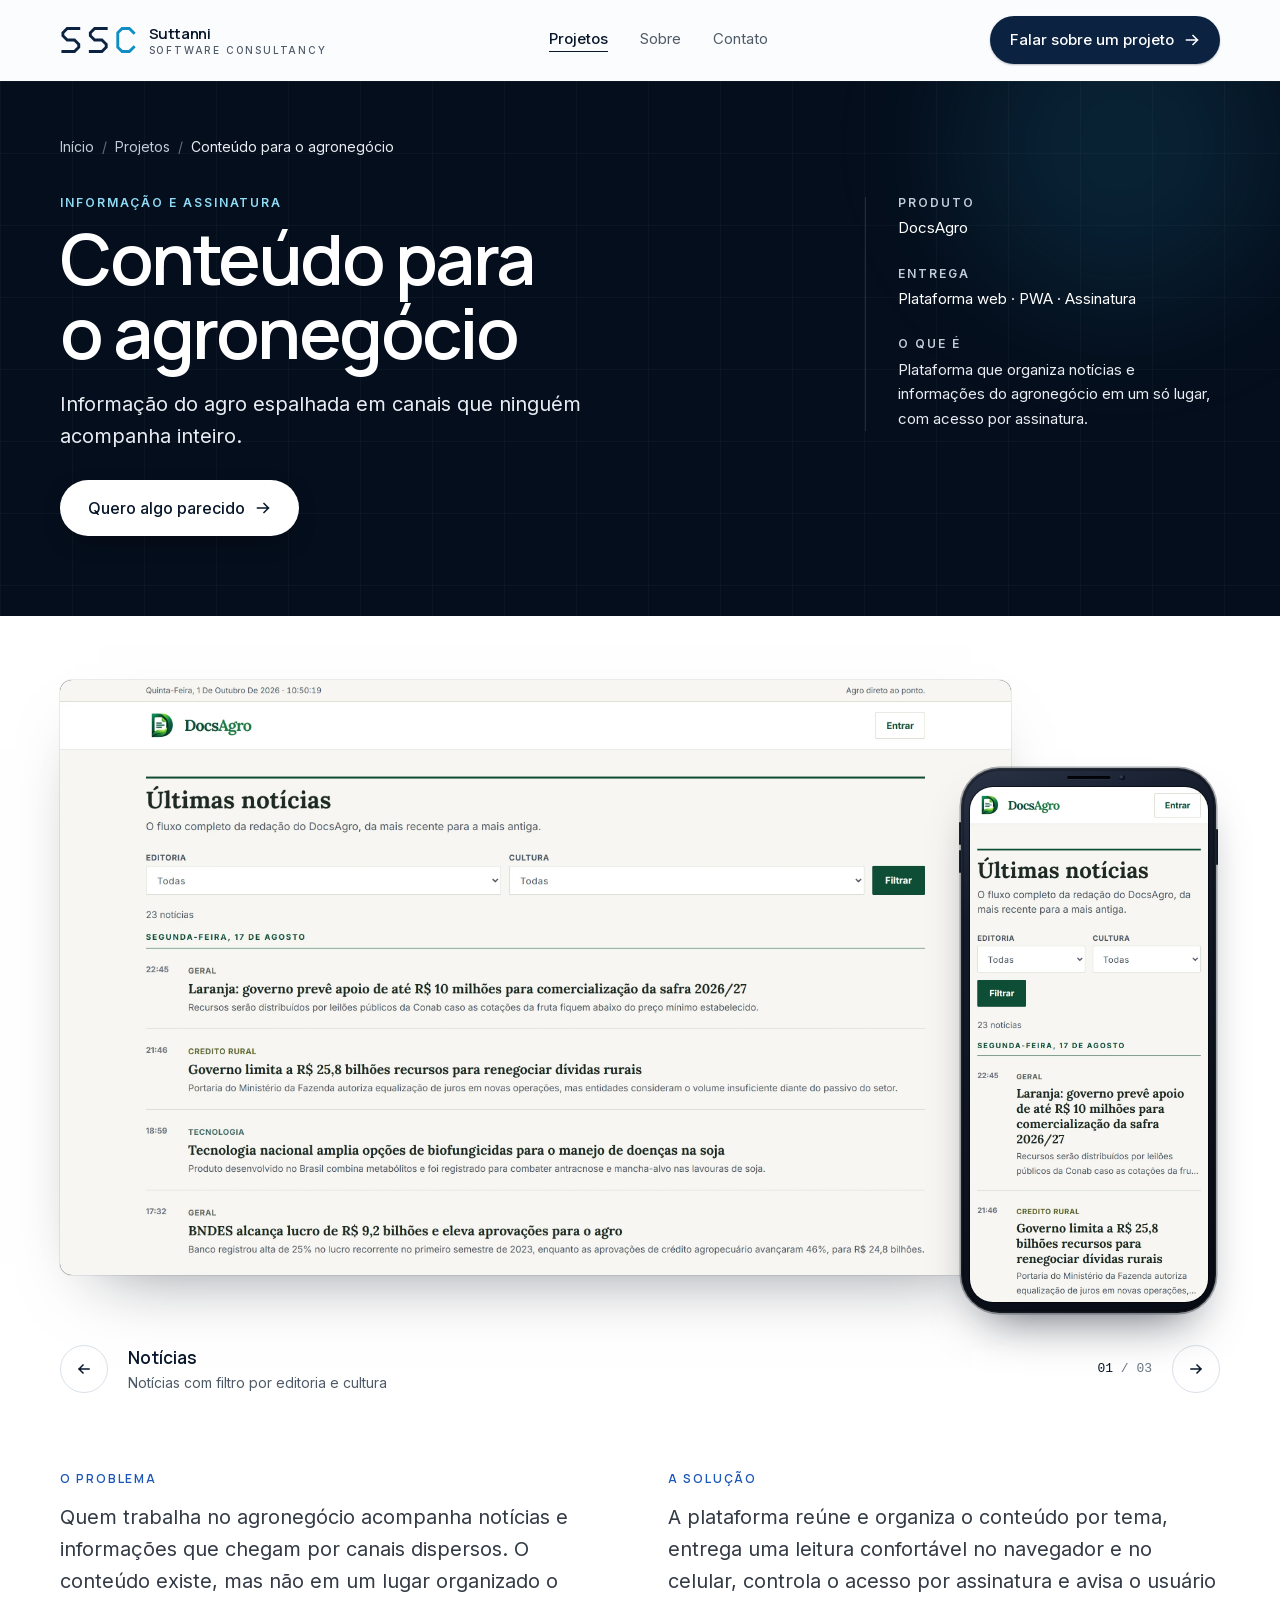
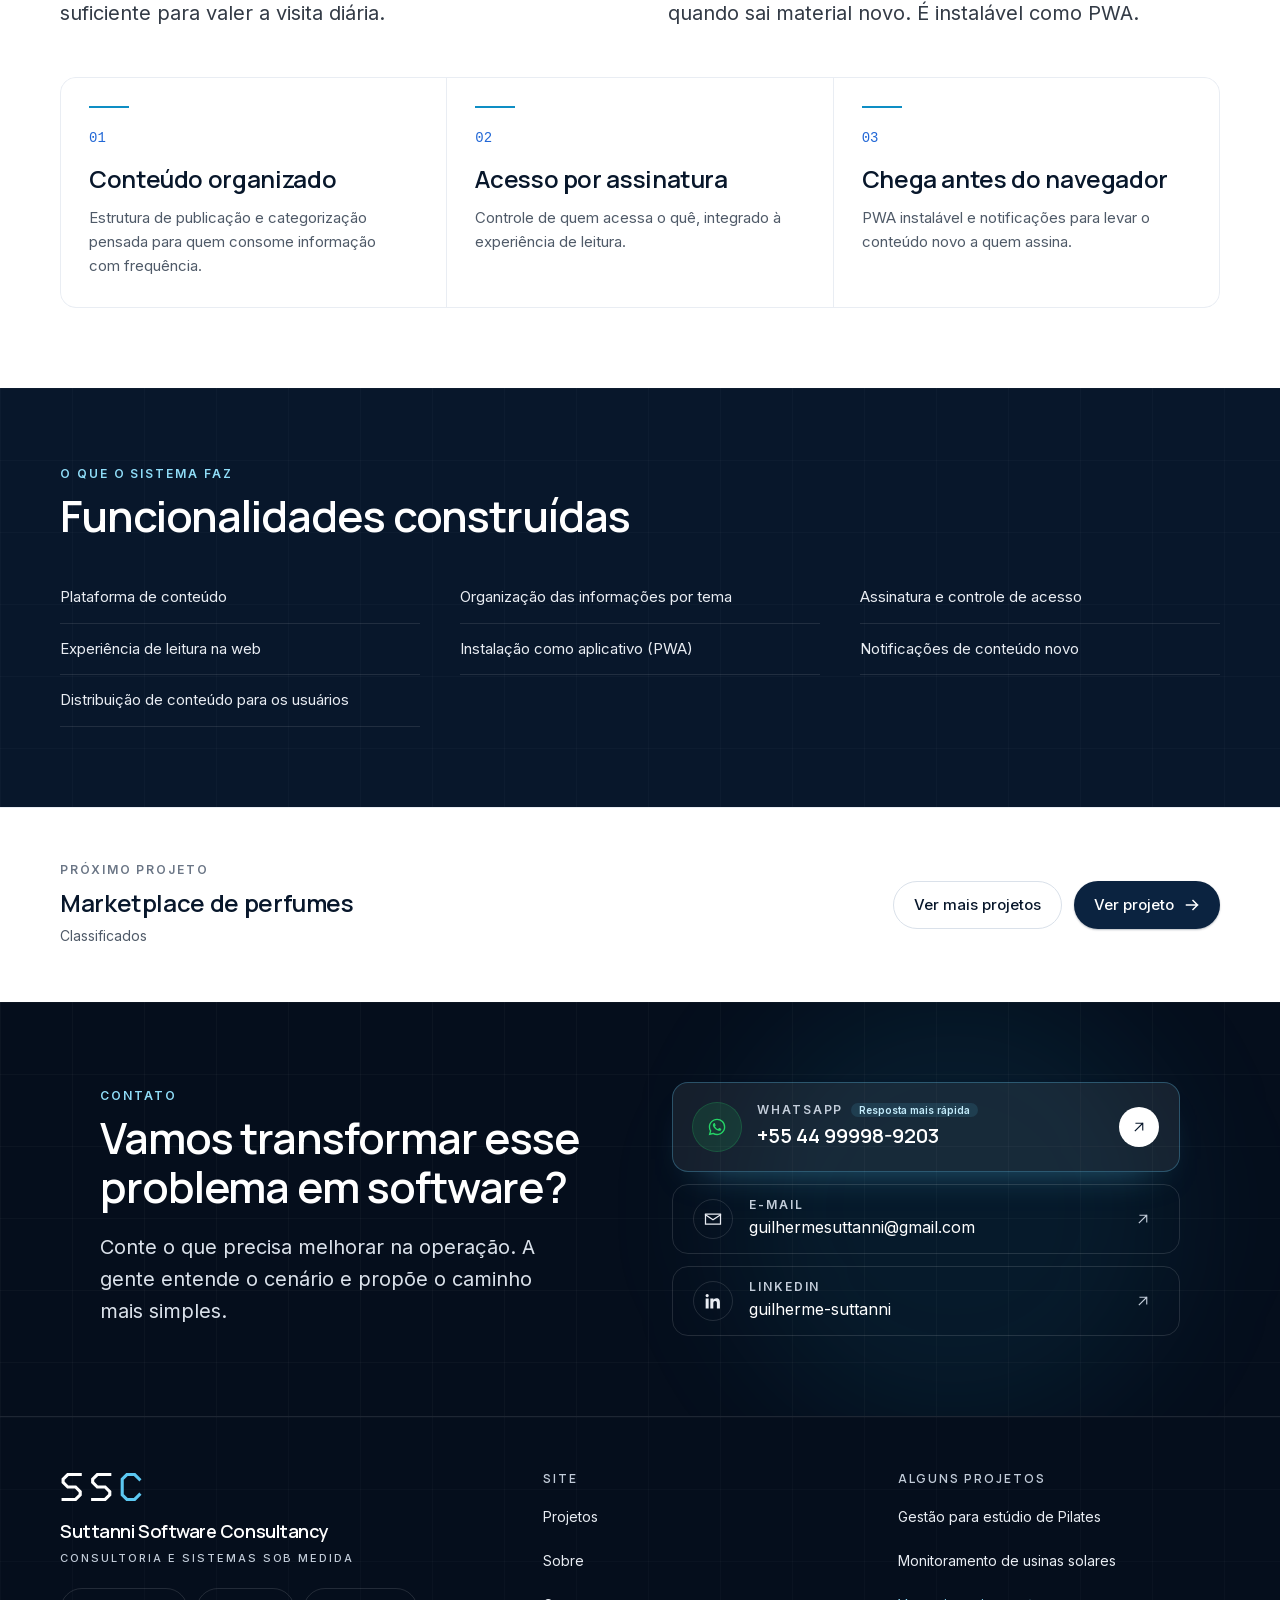
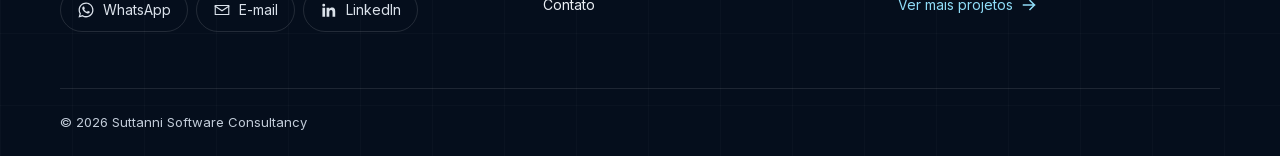
<file: projetos/docsagro/index.html>
<!DOCTYPE html><html lang="pt-BR" class="manrope_9e067a5b-module__vT7MWq__variable inter_2fe1ab3d-module__-T-KAq__variable"><head><meta charSet="utf-8"/><meta name="viewport" content="width=device-width, initial-scale=1"/><link rel="preload" href="/_next/static/media/83afe278b6a6bb3c-s.p.2bn3s6zvc0dyp.woff2" as="font" crossorigin="" type="font/woff2"/><link rel="preload" href="/_next/static/media/a343f882a40d2cc9-s.p.1sj6eobyi31rd.woff2" as="font" crossorigin="" type="font/woff2"/><link rel="preload" as="image" href="/projects/docsagro/desktop/feed-noticias.webp"/><link rel="stylesheet" href="/_next/static/chunks/3ee8nvfncs0bu.css" data-precedence="next"/><link rel="preload" as="script" fetchPriority="low" href="/_next/static/chunks/3s6nzrbk-8mnv.js"/><script src="/_next/static/chunks/19mx3mg6lkumu.js" async=""></script><script src="/_next/static/chunks/1k__zuwipnzw8.js" async=""></script><script src="/_next/static/chunks/344n2zhqbh4pn.js" async=""></script><script src="/_next/static/chunks/turbopack-17znwwc_v55e2.js" async=""></script><script src="/_next/static/chunks/2_4q1vv5acecj.js" async=""></script><script src="/_next/static/chunks/1dckt2_fr9b4q.js" async=""></script><script src="/_next/static/chunks/39ydkgmq0q9n7.js" async=""></script><meta name="theme-color" content="#050e1c"/><meta name="color-scheme" content="light"/><title>Conteúdo para o agronegócio · Informação e assinatura | Suttanni Software Consultancy</title><meta name="description" content="Notícias e informações do agro organizadas por tema e região, com assinatura e leitura confortável no celular."/><meta name="application-name" content="Suttanni Software Consultancy"/><meta name="author" content="Suttanni Software Consultancy"/><meta name="keywords" content="software sob medida,desenvolvimento de sistemas,consultoria em tecnologia,automação de processos,modernização de sistemas,sistemas para empresas"/><meta name="creator" content="Suttanni Software Consultancy"/><meta name="publisher" content="Suttanni Software Consultancy"/><meta name="robots" content="index, follow"/><meta name="googlebot" content="index, follow, max-image-preview:large"/><meta name="category" content="technology"/><link rel="canonical" href="https://guisuttanni.github.io/projetos/docsagro/"/><meta property="og:title" content="Conteúdo para o agronegócio · Informação e assinatura"/><meta property="og:description" content="Notícias e informações do agro organizadas por tema e região, com assinatura e leitura confortável no celular."/><meta property="og:url" content="https://guisuttanni.github.io/projetos/docsagro/"/><meta property="og:site_name" content="Suttanni Software Consultancy"/><meta property="og:locale" content="pt_BR"/><meta property="og:image" content="https://guisuttanni.github.io/projetos/docsagro/og.png"/><meta property="og:image:width" content="1200"/><meta property="og:image:height" content="630"/><meta property="og:image:alt" content="Conteúdo para o agronegócio · Informação e assinatura"/><meta property="og:type" content="website"/><meta name="twitter:card" content="summary_large_image"/><meta name="twitter:title" content="Conteúdo para o agronegócio · Informação e assinatura"/><meta name="twitter:description" content="Notícias e informações do agro organizadas por tema e região, com assinatura e leitura confortável no celular."/><meta name="twitter:image" content="https://guisuttanni.github.io/projetos/docsagro/og.png"/><meta name="twitter:image:alt" content="Conteúdo para o agronegócio · Informação e assinatura"/><meta name="twitter:image:width" content="1200"/><meta name="twitter:image:height" content="630"/><link rel="icon" href="https://guisuttanni.github.io/icon.svg" type="image/svg+xml"/><link rel="apple-touch-icon" href="https://guisuttanni.github.io/apple-touch-icon.png" sizes="180x180" type="image/png"/><meta name="next-size-adjust" content=""/><noscript><style>.reveal { opacity: 1 !important; transform: none !important; }</style></noscript><script src="/_next/static/chunks/0cz1d0mv5g_q7.js" noModule=""></script></head><body class="min-h-dvh antialiased"><div hidden=""><!--$--><!--/$--></div><a href="#conteudo" class="sr-only rounded-full bg-navy-900 px-5 py-3 text-sm text-white focus:not-sr-only focus:fixed focus:top-4 focus:left-4 focus:z-[60]">Ir para o conteúdo</a><header class="sticky top-0 z-50 border-b transition-[border-color] duration-300 ease-[var(--ease-out-soft)] border-transparent"><div aria-hidden="true" class="absolute inset-0 -z-10 bg-mist-50/85 backdrop-blur-md transition-opacity duration-300 ease-[var(--ease-out-soft)] supports-[backdrop-filter]:bg-mist-50/75 opacity-0"></div><div class="mx-auto w-full max-w-[1240px] px-5 sm:px-8 lg:px-10 "><div class="flex h-16 items-center justify-between gap-4 transition-[height] duration-300 ease-[var(--ease-out-soft)] lg:h-20"><a class="-m-2 rounded-lg p-2" aria-label="Suttanni Software Consultancy, página inicial" href="/"><span class="flex items-center gap-3 "><svg viewBox="0 0 106 36" fill="none" aria-hidden="true" focusable="false" class="h-6 w-auto shrink-0 sm:h-[26px]" shape-rendering="geometricPrecision"><g stroke-width="4" stroke-linecap="square" stroke-linejoin="miter"><path d="M24 2 H8 L2 8 V12 L8 18 H18 L24 24 V28 L18 34 H2" stroke="#0b2340" transform="translate(2 0)"></path><path d="M24 2 H8 L2 8 V12 L8 18 H18 L24 24 V28 L18 34 H2" stroke="#0b2340" transform="translate(40 0)"></path><path d="M24 8 L18 2 H8 L2 8 V28 L8 34 H18 L24 28" stroke="#0e8ec4" transform="translate(78 0)"></path></g></svg><span class="hidden min-w-0 flex-col leading-none lg:flex"><span class="font-display text-[0.9375rem] font-semibold tracking-tight text-navy-900">Suttanni</span><span class="mt-1 text-[0.625rem] font-medium uppercase tracking-[0.18em] text-graphite-500">Software Consultancy</span></span></span></a><nav aria-label="Principal" class="hidden items-center gap-1 md:flex"><a aria-current="page" class="group inline-flex min-h-10 items-center rounded-full px-3.5 text-[0.9375rem] transition-colors duration-200 hover:text-navy-900 text-navy-900 font-medium" href="/projetos/"><span class="link-line pb-0.5" data-active="">Projetos</span></a><a class="group inline-flex min-h-10 items-center rounded-full px-3.5 text-[0.9375rem] transition-colors duration-200 hover:text-navy-900 text-graphite-500" href="/sobre/"><span class="link-line pb-0.5">Sobre</span></a><a class="group inline-flex min-h-10 items-center rounded-full px-3.5 text-[0.9375rem] transition-colors duration-200 hover:text-navy-900 text-graphite-500" href="/contato/"><span class="link-line pb-0.5">Contato</span></a></nav><div class="flex items-center gap-2"><div class="hidden md:block"><a class="group/btn inline-flex items-center justify-center gap-2.5 rounded-full font-medium transition-[background-color,color,border-color,transform,translate,scale,box-shadow] duration-200 ease-[var(--ease-out-soft)] hover:-translate-y-px active:translate-y-0 whitespace-nowrap bg-navy-800 text-white shadow-[0_1px_2px_rgba(8,23,43,0.28)] hover:bg-navy-700 hover:shadow-[0_12px_28px_-12px_rgba(8,23,43,0.7)] min-h-12 px-5 text-[0.9375rem] " href="/contato/">Falar sobre um projeto<svg viewBox="0 0 16 16" fill="none" aria-hidden="true" class="h-4 w-4 transition-transform duration-200 ease-[var(--ease-out-soft)] group-hover/btn:translate-x-1 "><path d="M2.5 8h11m0 0L9 3.5M13.5 8 9 12.5" stroke="currentColor" stroke-width="1.5" stroke-linecap="square"></path></svg></a></div><button type="button" aria-expanded="false" aria-controls="menu-mobile" aria-label="Abrir menu" class="relative -mr-2 flex h-12 w-12 items-center justify-center rounded-full text-navy-900 transition-colors hover:bg-mist-200/70 md:hidden"><span class="sr-only">Abrir menu</span><span aria-hidden="true" class="flex h-4 w-5 flex-col justify-between"><span class="block h-px w-full origin-center bg-current transition-transform duration-300 ease-[var(--ease-out-soft)] "></span><span class="block h-px w-full bg-current transition-opacity duration-200 opacity-100"></span><span class="block h-px w-full origin-center bg-current transition-transform duration-300 ease-[var(--ease-out-soft)] "></span></span></button></div></div></div><div id="menu-mobile" inert="" aria-hidden="true" class="fixed inset-x-0 top-16 bottom-0 z-40 overflow-y-auto border-t border-mist-200 bg-mist-50 transition-[opacity,visibility,transform,translate,scale] duration-300 ease-[var(--ease-out-soft)] md:hidden invisible -translate-y-2 opacity-0"><div class="mx-auto w-full max-w-[1240px] px-5 sm:px-8 lg:px-10 flex min-h-full flex-col pt-6 pb-10"><nav aria-label="Menu" class="flex flex-col"><a class="group flex items-center justify-between border-b border-mist-200 py-5 text-h3 font-display font-semibold text-navy-900 transition-[opacity,transform,translate,scale] duration-500 ease-[var(--ease-out-soft)] translate-y-2 opacity-0" style="transition-delay:0ms" href="/projetos/">Projetos<svg viewBox="0 0 16 16" fill="none" aria-hidden="true" class="h-4 w-4 transition-transform duration-200 ease-[var(--ease-out-soft)] group-hover/btn:translate-x-1 text-graphite-400 transition-transform duration-200 group-hover:translate-x-1"><path d="M2.5 8h11m0 0L9 3.5M13.5 8 9 12.5" stroke="currentColor" stroke-width="1.5" stroke-linecap="square"></path></svg></a><a class="group flex items-center justify-between border-b border-mist-200 py-5 text-h3 font-display font-semibold text-navy-900 transition-[opacity,transform,translate,scale] duration-500 ease-[var(--ease-out-soft)] translate-y-2 opacity-0" style="transition-delay:0ms" href="/sobre/">Sobre<svg viewBox="0 0 16 16" fill="none" aria-hidden="true" class="h-4 w-4 transition-transform duration-200 ease-[var(--ease-out-soft)] group-hover/btn:translate-x-1 text-graphite-400 transition-transform duration-200 group-hover:translate-x-1"><path d="M2.5 8h11m0 0L9 3.5M13.5 8 9 12.5" stroke="currentColor" stroke-width="1.5" stroke-linecap="square"></path></svg></a><a class="group flex items-center justify-between border-b border-mist-200 py-5 text-h3 font-display font-semibold text-navy-900 transition-[opacity,transform,translate,scale] duration-500 ease-[var(--ease-out-soft)] translate-y-2 opacity-0" style="transition-delay:0ms" href="/contato/">Contato<svg viewBox="0 0 16 16" fill="none" aria-hidden="true" class="h-4 w-4 transition-transform duration-200 ease-[var(--ease-out-soft)] group-hover/btn:translate-x-1 text-graphite-400 transition-transform duration-200 group-hover:translate-x-1"><path d="M2.5 8h11m0 0L9 3.5M13.5 8 9 12.5" stroke="currentColor" stroke-width="1.5" stroke-linecap="square"></path></svg></a></nav><div class="mt-8 flex flex-col gap-3"><a class="group/btn inline-flex items-center justify-center gap-2.5 rounded-full font-medium transition-[background-color,color,border-color,transform,translate,scale,box-shadow] duration-200 ease-[var(--ease-out-soft)] hover:-translate-y-px active:translate-y-0 whitespace-nowrap bg-navy-800 text-white shadow-[0_1px_2px_rgba(8,23,43,0.28)] hover:bg-navy-700 hover:shadow-[0_12px_28px_-12px_rgba(8,23,43,0.7)] min-h-13 px-6 text-base sm:min-h-14 sm:px-7 w-full" href="/contato/">Falar sobre um projeto<svg viewBox="0 0 16 16" fill="none" aria-hidden="true" class="h-4 w-4 transition-transform duration-200 ease-[var(--ease-out-soft)] group-hover/btn:translate-x-1 "><path d="M2.5 8h11m0 0L9 3.5M13.5 8 9 12.5" stroke="currentColor" stroke-width="1.5" stroke-linecap="square"></path></svg></a><a href="https://wa.me/5544999989203?text=Ol%C3%A1!%20Conheci%20a%20Suttanni%20Software%20Consultancy%20pelo%20site%20e%20gostaria%20de%20conversar%20sobre%20um%20projeto." class="group/btn inline-flex items-center justify-center gap-2.5 rounded-full font-medium transition-[background-color,color,border-color,transform,translate,scale,box-shadow] duration-200 ease-[var(--ease-out-soft)] hover:-translate-y-px active:translate-y-0 whitespace-nowrap border border-mist-300 bg-white text-navy-900 hover:border-navy-800 hover:shadow-[0_10px_24px_-16px_rgba(8,23,43,0.45)] min-h-13 px-6 text-base sm:min-h-14 sm:px-7 w-full" target="_blank" rel="noopener noreferrer"><svg viewBox="0 0 24 24" fill="currentColor" aria-hidden="true" class="h-5 w-5 text-[#25D366]"><path d="M12.04 2C6.58 2 2.13 6.45 2.13 11.91c0 1.75.46 3.45 1.32 4.95L2 22l5.25-1.38a9.87 9.87 0 0 0 4.79 1.22h.01c5.46 0 9.91-4.45 9.91-9.91 0-2.65-1.03-5.14-2.9-7.01A9.82 9.82 0 0 0 12.04 2Zm0 18.15h-.01a8.2 8.2 0 0 1-4.19-1.15l-.3-.18-3.12.82.83-3.04-.2-.31a8.2 8.2 0 0 1-1.26-4.38c0-4.54 3.7-8.24 8.25-8.24 2.2 0 4.27.86 5.83 2.42a8.19 8.19 0 0 1 2.41 5.83c0 4.54-3.7 8.23-8.24 8.23Zm4.52-6.17c-.25-.12-1.47-.72-1.69-.81-.23-.08-.39-.12-.56.13-.16.24-.64.8-.78.97-.15.16-.29.18-.53.06-.25-.13-1.05-.39-1.99-1.23-.74-.66-1.23-1.47-1.38-1.72-.14-.25-.01-.38.11-.5.11-.11.25-.29.37-.43.12-.15.16-.25.25-.41.08-.17.04-.31-.02-.43-.06-.12-.56-1.34-.76-1.84-.2-.48-.4-.42-.56-.43h-.47c-.17 0-.43.06-.66.31-.22.25-.87.85-.87 2.07 0 1.22.89 2.4 1.02 2.56.12.17 1.75 2.67 4.24 3.74.59.26 1.05.41 1.41.52.59.19 1.13.16 1.56.1.47-.07 1.47-.6 1.67-1.18.21-.58.21-1.07.15-1.18-.06-.11-.23-.17-.48-.29Z"></path></svg>WhatsApp</a></div><div class="mt-auto pt-10"><p class="text-eyebrow font-semibold uppercase text-graphite-400">Contato direto</p><a href="mailto:guilhermesuttanni@gmail.com" class="mt-3 block [overflow-wrap:anywhere] text-[0.9375rem] text-graphite-700 underline-offset-4 hover:underline">guilhermesuttanni@gmail.com</a><a href="https://wa.me/5544999989203?text=Ol%C3%A1!%20Conheci%20a%20Suttanni%20Software%20Consultancy%20pelo%20site%20e%20gostaria%20de%20conversar%20sobre%20um%20projeto." target="_blank" rel="noopener noreferrer" class="mt-1 block text-[0.9375rem] text-graphite-700 underline-offset-4 hover:underline">+55 44 99998-9203</a></div></div></div></header><main id="conteudo"><script type="application/ld+json">{"@context":"https://schema.org","@graph":[{"@type":"CreativeWork","@id":"https://guisuttanni.github.io/projetos/docsagro/#projeto","name":"Conteúdo para o agronegócio","headline":"Conteúdo para o agronegócio","description":"Notícias e informações do agro organizadas por tema e região, com assinatura e leitura confortável no celular.","about":"Informação e assinatura","url":"https://guisuttanni.github.io/projetos/docsagro/","inLanguage":"pt-BR","creator":{"@id":"https://guisuttanni.github.io/#organizacao"}},{"@type":"BreadcrumbList","itemListElement":[{"@type":"ListItem","position":1,"name":"Início","item":"https://guisuttanni.github.io/"},{"@type":"ListItem","position":2,"name":"Projetos","item":"https://guisuttanni.github.io/projetos/"},{"@type":"ListItem","position":3,"name":"Conteúdo para o agronegócio","item":"https://guisuttanni.github.io/projetos/docsagro/"}]}]}</script><section class="relative overflow-hidden bg-navy-950 pt-10 pb-14 text-white sm:pt-12 sm:pb-16 lg:pb-20"><div aria-hidden="true" class="ssc-grid grid-drift absolute inset-0 opacity-50"></div><div aria-hidden="true" class="absolute -top-24 right-0 h-80 w-80 rounded-full bg-signal-500/12 blur-3xl"></div><div class="mx-auto w-full max-w-[1240px] px-5 sm:px-8 lg:px-10 relative"><nav aria-label="Trilha de navegação" class="text-sm text-mist-400"><ol class="flex flex-wrap items-center gap-2"><li><a class="inline-flex min-h-9 items-center transition-colors hover:text-white" href="/">Início</a></li><li aria-hidden="true" class="text-mist-400/50">/</li><li><a class="inline-flex min-h-9 items-center transition-colors hover:text-white" href="/projetos/">Projetos</a></li><li aria-hidden="true" class="text-mist-400/50">/</li><li class="text-mist-200" aria-current="page">Conteúdo para o agronegócio</li></ol></nav><div class="mt-8 grid gap-10 lg:grid-cols-12 lg:gap-12"><div class="lg:col-span-7"><div class="reveal  "><span class="block text-eyebrow font-semibold uppercase [text-wrap:balance] text-signal-300 ">Informação e assinatura</span><h1 class="mt-3 text-display font-semibold text-white">Conteúdo para o agronegócio</h1><p class="mt-5 max-w-xl text-lead text-mist-200">Informação do agro espalhada em canais que ninguém acompanha inteiro.</p></div><div class="reveal  " style="--reveal-delay:80ms"><div class="mt-7 flex flex-col gap-3 sm:flex-row"><a class="group/btn inline-flex items-center justify-center gap-2.5 rounded-full font-medium transition-[background-color,color,border-color,transform,translate,scale,box-shadow] duration-200 ease-[var(--ease-out-soft)] hover:-translate-y-px active:translate-y-0 whitespace-nowrap bg-white text-navy-900 shadow-[0_8px_30px_-16px_rgba(0,0,0,0.8)] hover:shadow-[0_0_0_4px_rgb(92_200_242/0.18),0_14px_34px_-14px_rgba(0,0,0,0.85)] min-h-13 px-6 text-base sm:min-h-14 sm:px-7 " href="/contato/">Quero algo parecido<svg viewBox="0 0 16 16" fill="none" aria-hidden="true" class="h-4 w-4 transition-transform duration-200 ease-[var(--ease-out-soft)] group-hover/btn:translate-x-1 "><path d="M2.5 8h11m0 0L9 3.5M13.5 8 9 12.5" stroke="currentColor" stroke-width="1.5" stroke-linecap="square"></path></svg></a></div></div></div><div class="reveal  lg:col-span-4 lg:col-start-9" style="--reveal-delay:120ms"><dl class="grid gap-x-6 gap-y-7 border-t border-white/12 pt-8 sm:grid-cols-2 lg:grid-cols-1 lg:border-t-0 lg:border-l lg:pt-0 lg:pl-8"><div><dt class="text-eyebrow font-semibold uppercase text-mist-400">Produto</dt><dd class="mt-2 text-[0.9375rem] text-white">DocsAgro</dd></div><div><dt class="text-eyebrow font-semibold uppercase text-mist-400">Entrega</dt><dd class="mt-2 flex flex-wrap gap-x-2 gap-y-1 text-[0.9375rem] text-white">Plataforma web · PWA · Assinatura</dd></div><div class="sm:col-span-2 lg:col-span-1"><dt class="text-eyebrow font-semibold uppercase text-mist-400">O que é</dt><dd class="mt-2 text-[0.9375rem] leading-relaxed text-mist-200">Plataforma que organiza notícias e informações do agronegócio em um só lugar, com acesso por assinatura.</dd></div></dl></div></div></div></section><section class="bg-white pt-10 sm:pt-14 lg:pt-16"><div class="mx-auto w-full max-w-[1240px] px-5 sm:px-8 lg:px-10 "><div class="reveal reveal-soft mx-auto max-w-[1160px]"><div role="region" aria-roledescription="carrossel" aria-label="Telas do sistema" tabindex="0" class="rounded-xl outline-none focus-visible:ring-2 focus-visible:ring-accent-600 focus-visible:ring-offset-8"><div><div class="device-stage  "><div class="device-screen"><img src="/projects/docsagro/desktop/feed-noticias.webp" alt="Lista de últimas notícias, com filtros por editoria e cultura e as chamadas agrupadas por dia" aria-hidden="false" width="2880" height="1800" loading="eager" decoding="async" class="device-layer is-active"/><img src="/projects/docsagro/desktop/leitura-noticia.webp" alt="" aria-hidden="true" width="2880" height="1800" loading="lazy" decoding="async" class="device-layer "/><img src="/projects/docsagro/desktop/home-noticias.webp" alt="" aria-hidden="true" width="2880" height="1800" loading="lazy" decoding="async" class="device-layer "/></div><div class="device-phone"><div class="phone-shell "><div class="phone-body"><span aria-hidden="true" class="phone-button phone-button--power"></span><span aria-hidden="true" class="phone-button phone-button--volume-up"></span><span aria-hidden="true" class="phone-button phone-button--volume-down"></span><span aria-hidden="true" class="phone-speaker"></span><span aria-hidden="true" class="phone-camera"></span><div class="phone-screen"><img src="/projects/docsagro/mobile/feed-mobile.webp" alt="Lista de notícias do dia no celular" aria-hidden="false" width="780" height="1688" loading="lazy" decoding="async" class="device-layer device-layer--phone is-active"/><img src="/projects/docsagro/mobile/noticia-mobile.webp" alt="" aria-hidden="true" width="780" height="1688" loading="lazy" decoding="async" class="device-layer device-layer--phone "/><img src="/projects/docsagro/mobile/feed-mobile.webp" alt="" aria-hidden="true" width="780" height="1688" loading="lazy" decoding="async" class="device-layer device-layer--phone "/></div></div></div></div></div></div><div class="mt-6 flex flex-wrap items-center gap-x-5 gap-y-4 sm:mt-8 sm:flex-nowrap"><button type="button" aria-label="Tela anterior" class="group/arrow flex shrink-0 items-center justify-center rounded-full border border-mist-300 bg-white text-navy-900 transition-[background-color,border-color,color,translate,box-shadow] duration-300 ease-[var(--ease-out-soft)] hover:-translate-y-px hover:border-navy-800 hover:bg-navy-800 hover:text-white hover:shadow-[0_10px_24px_-14px_rgba(8,23,43,0.7)] active:translate-y-0 active:bg-navy-900 active:text-white h-12 w-12 "><svg viewBox="0 0 16 16" fill="none" aria-hidden="true" class="h-4 w-4 transition-transform duration-300 ease-[var(--ease-out-soft)] group-hover/arrow:-translate-x-0.5"><path d="M13 8H3m0 0 4-4M3 8l4 4" stroke="currentColor" stroke-width="1.5" stroke-linecap="square"></path></svg></button><div class="order-first min-w-0 basis-full sm:order-none sm:flex-1 sm:basis-0"><p class="fade-in font-display text-[1.0625rem] font-semibold text-navy-900">Notícias</p><p class="fade-in mt-0.5 text-[0.875rem] leading-snug text-graphite-500">Notícias com filtro por editoria e cultura</p></div><span class="flex-1 text-center font-mono text-[0.8125rem] text-graphite-400 sm:flex-none" aria-live="polite"><span class="text-navy-900">01</span> / <!-- -->03</span><button type="button" aria-label="Próxima tela" class="group/arrow flex shrink-0 items-center justify-center rounded-full border border-mist-300 bg-white text-navy-900 transition-[background-color,border-color,color,translate,box-shadow] duration-300 ease-[var(--ease-out-soft)] hover:-translate-y-px hover:border-navy-800 hover:bg-navy-800 hover:text-white hover:shadow-[0_10px_24px_-14px_rgba(8,23,43,0.7)] active:translate-y-0 active:bg-navy-900 active:text-white h-12 w-12 "><svg viewBox="0 0 16 16" fill="none" aria-hidden="true" class="h-4 w-4 transition-transform duration-300 ease-[var(--ease-out-soft)] group-hover/arrow:translate-x-0.5"><path d="M3 8h10m0 0L9 4m4 4-4 4" stroke="currentColor" stroke-width="1.5" stroke-linecap="square"></path></svg></button></div></div></div></div></section><section class="section bg-white"><div class="mx-auto w-full max-w-[1240px] px-5 sm:px-8 lg:px-10 "><div class="grid gap-10 lg:grid-cols-2 lg:gap-14"><div class="reveal  "><h2 class="block text-eyebrow font-semibold uppercase [text-wrap:balance] text-accent-700 ">O problema</h2><p class="mt-4 text-lead text-graphite-700">Quem trabalha no agronegócio acompanha notícias e informações que chegam por canais dispersos. O conteúdo existe, mas não em um lugar organizado o suficiente para valer a visita diária.</p></div><div class="reveal  " style="--reveal-delay:80ms"><h2 class="block text-eyebrow font-semibold uppercase [text-wrap:balance] text-accent-700 ">A solução</h2><p class="mt-4 text-lead text-graphite-700">A plataforma reúne e organiza o conteúdo por tema, entrega uma leitura confortável no navegador e no celular, controla o acesso por assinatura e avisa o usuário quando sai material novo. É instalável como PWA.</p></div></div><ul class="mt-12 grid gap-px overflow-hidden rounded-2xl border border-mist-200 bg-mist-200 lg:grid-cols-3"><li class="reveal  flex flex-col bg-white p-6 sm:p-7"><span aria-hidden="true" class="step-bar mb-5 block h-0.5 bg-signal-600"></span><span class="font-mono text-sm text-accent-600">01</span><h3 class="mt-4 text-h3 font-semibold text-navy-900">Conteúdo organizado</h3><p class="mt-3 text-[0.9375rem] leading-relaxed text-graphite-500">Estrutura de publicação e categorização pensada para quem consome informação com frequência.</p></li><li class="reveal  flex flex-col bg-white p-6 sm:p-7" style="--reveal-delay:70ms"><span aria-hidden="true" class="step-bar mb-5 block h-0.5 bg-signal-600"></span><span class="font-mono text-sm text-accent-600">02</span><h3 class="mt-4 text-h3 font-semibold text-navy-900">Acesso por assinatura</h3><p class="mt-3 text-[0.9375rem] leading-relaxed text-graphite-500">Controle de quem acessa o quê, integrado à experiência de leitura.</p></li><li class="reveal  flex flex-col bg-white p-6 sm:p-7" style="--reveal-delay:140ms"><span aria-hidden="true" class="step-bar mb-5 block h-0.5 bg-signal-600"></span><span class="font-mono text-sm text-accent-600">03</span><h3 class="mt-4 text-h3 font-semibold text-navy-900">Chega antes do navegador</h3><p class="mt-3 text-[0.9375rem] leading-relaxed text-graphite-500">PWA instalável e notificações para levar o conteúdo novo a quem assina.</p></li></ul></div></section><section class="section relative overflow-hidden bg-navy-900 text-white"><div aria-hidden="true" class="ssc-grid grid-drift absolute inset-0 opacity-40"></div><div class="mx-auto w-full max-w-[1240px] px-5 sm:px-8 lg:px-10 relative"><div class="reveal  max-w-2xl"><span class="block text-eyebrow font-semibold uppercase [text-wrap:balance] text-signal-300 ">O que o sistema faz</span><h2 class="mt-3 text-h2 font-semibold text-white">Funcionalidades construídas</h2></div><ul class="mt-8 grid gap-x-10 sm:grid-cols-2 lg:grid-cols-3"><li class="reveal  border-b border-white/10 py-3.5 text-[0.9375rem] text-mist-200">Plataforma de conteúdo</li><li class="reveal  border-b border-white/10 py-3.5 text-[0.9375rem] text-mist-200" style="--reveal-delay:30ms">Organização das informações por tema</li><li class="reveal  border-b border-white/10 py-3.5 text-[0.9375rem] text-mist-200" style="--reveal-delay:60ms">Assinatura e controle de acesso</li><li class="reveal  border-b border-white/10 py-3.5 text-[0.9375rem] text-mist-200" style="--reveal-delay:90ms">Experiência de leitura na web</li><li class="reveal  border-b border-white/10 py-3.5 text-[0.9375rem] text-mist-200" style="--reveal-delay:120ms">Instalação como aplicativo (PWA)</li><li class="reveal  border-b border-white/10 py-3.5 text-[0.9375rem] text-mist-200" style="--reveal-delay:150ms">Notificações de conteúdo novo</li><li class="reveal  border-b border-white/10 py-3.5 text-[0.9375rem] text-mist-200" style="--reveal-delay:180ms">Distribuição de conteúdo para os usuários</li></ul></div></section><section class="section-tight border-t border-mist-200 bg-white"><div class="mx-auto w-full max-w-[1240px] px-5 sm:px-8 lg:px-10 "><div class="flex flex-col gap-6 sm:flex-row sm:items-center sm:justify-between"><div><p class="text-eyebrow font-semibold uppercase text-graphite-400">Próximo projeto</p><p class="mt-3 text-h3 font-display font-semibold text-navy-900">Marketplace de perfumes</p><p class="mt-2 text-sm text-graphite-500">Classificados</p></div><div class="flex flex-col gap-3 sm:flex-row"><a class="group/btn inline-flex items-center justify-center gap-2.5 rounded-full font-medium transition-[background-color,color,border-color,transform,translate,scale,box-shadow] duration-200 ease-[var(--ease-out-soft)] hover:-translate-y-px active:translate-y-0 whitespace-nowrap border border-mist-300 bg-white text-navy-900 hover:border-navy-800 hover:shadow-[0_10px_24px_-16px_rgba(8,23,43,0.45)] min-h-12 px-5 text-[0.9375rem] " href="/projetos/">Ver mais projetos</a><a class="group/btn inline-flex items-center justify-center gap-2.5 rounded-full font-medium transition-[background-color,color,border-color,transform,translate,scale,box-shadow] duration-200 ease-[var(--ease-out-soft)] hover:-translate-y-px active:translate-y-0 whitespace-nowrap bg-navy-800 text-white shadow-[0_1px_2px_rgba(8,23,43,0.28)] hover:bg-navy-700 hover:shadow-[0_12px_28px_-12px_rgba(8,23,43,0.7)] min-h-12 px-5 text-[0.9375rem] " href="/projetos/perfumes-desapego/">Ver projeto<svg viewBox="0 0 16 16" fill="none" aria-hidden="true" class="h-4 w-4 transition-transform duration-200 ease-[var(--ease-out-soft)] group-hover/btn:translate-x-1 "><path d="M2.5 8h11m0 0L9 3.5M13.5 8 9 12.5" stroke="currentColor" stroke-width="1.5" stroke-linecap="square"></path></svg></a></div></div></div></section><section id="contato" class="section relative scroll-mt-24 overflow-hidden bg-navy-950 text-white"><div aria-hidden="true" class="ssc-grid grid-drift absolute inset-0 opacity-50"></div><div aria-hidden="true" class="absolute top-1/2 right-[8%] hidden h-[28rem] w-[28rem] -translate-y-1/2 rounded-full bg-signal-500/8 blur-3xl lg:block"></div><div class="mx-auto w-full max-w-[1240px] px-5 sm:px-8 lg:px-10 relative"><div class="mx-auto grid max-w-[1080px] gap-10 lg:grid-cols-2 lg:items-center lg:gap-16"><div class="reveal  "><span class="block text-eyebrow font-semibold uppercase [text-wrap:balance] text-signal-300 ">Contato</span><h2 class="mt-3 text-h2 font-semibold text-white">Vamos transformar esse problema em software?</h2><p class="mt-5 max-w-md text-lead text-mist-300">Conte o que precisa melhorar na operação. A gente entende o cenário e propõe o caminho mais simples.</p></div><ul class="grid gap-3"><li class="reveal  " style="--reveal-delay:80ms"><a href="https://wa.me/5544999989203?text=Ol%C3%A1!%20Conheci%20a%20Suttanni%20Software%20Consultancy%20pelo%20site%20e%20gostaria%20de%20conversar%20sobre%20um%20projeto." target="_blank" rel="noopener noreferrer" class="group relative flex items-center gap-4 rounded-2xl border transition-[background-color,border-color,transform,translate,scale,box-shadow] duration-300 ease-[var(--ease-out-soft)] hover:-translate-y-0.5 border-signal-400/30 bg-white/[0.07] p-4 shadow-[0_18px_40px_-28px_rgba(92,200,242,0.6)] hover:border-signal-400/60 hover:bg-white/10 sm:p-5"><span class="flex shrink-0 items-center justify-center rounded-full h-12 w-12 bg-[#25D366]/12 ring-1 ring-[#25D366]/30"><svg viewBox="0 0 24 24" fill="currentColor" aria-hidden="true" class="h-5 w-5 text-[#25D366]"><path d="M12.04 2C6.58 2 2.13 6.45 2.13 11.91c0 1.75.46 3.45 1.32 4.95L2 22l5.25-1.38a9.87 9.87 0 0 0 4.79 1.22h.01c5.46 0 9.91-4.45 9.91-9.91 0-2.65-1.03-5.14-2.9-7.01A9.82 9.82 0 0 0 12.04 2Zm0 18.15h-.01a8.2 8.2 0 0 1-4.19-1.15l-.3-.18-3.12.82.83-3.04-.2-.31a8.2 8.2 0 0 1-1.26-4.38c0-4.54 3.7-8.24 8.25-8.24 2.2 0 4.27.86 5.83 2.42a8.19 8.19 0 0 1 2.41 5.83c0 4.54-3.7 8.23-8.24 8.23Zm4.52-6.17c-.25-.12-1.47-.72-1.69-.81-.23-.08-.39-.12-.56.13-.16.24-.64.8-.78.97-.15.16-.29.18-.53.06-.25-.13-1.05-.39-1.99-1.23-.74-.66-1.23-1.47-1.38-1.72-.14-.25-.01-.38.11-.5.11-.11.25-.29.37-.43.12-.15.16-.25.25-.41.08-.17.04-.31-.02-.43-.06-.12-.56-1.34-.76-1.84-.2-.48-.4-.42-.56-.43h-.47c-.17 0-.43.06-.66.31-.22.25-.87.85-.87 2.07 0 1.22.89 2.4 1.02 2.56.12.17 1.75 2.67 4.24 3.74.59.26 1.05.41 1.41.52.59.19 1.13.16 1.56.1.47-.07 1.47-.6 1.67-1.18.21-.58.21-1.07.15-1.18-.06-.11-.23-.17-.48-.29Z"></path></svg></span><span class="min-w-0 flex-1"><span class="flex flex-wrap items-center gap-x-2 gap-y-1 text-eyebrow font-semibold uppercase text-mist-400">WhatsApp<span class="rounded-full bg-signal-400/12 px-2 py-0.5 text-[0.625rem] tracking-normal text-signal-200 normal-case">Resposta mais rápida</span></span><span class="mt-1 block [overflow-wrap:anywhere] text-white font-display text-[clamp(1.0625rem,4.4vw,1.25rem)] font-semibold">+55 44 99998-9203</span></span><span aria-hidden="true" class="hidden shrink-0 items-center justify-center rounded-full transition-[background-color,color,transform,translate,scale] duration-300 ease-[var(--ease-out-soft)] min-[400px]:flex h-10 w-10 bg-white text-navy-900 group-hover:translate-x-0.5"><svg viewBox="0 0 24 24" aria-hidden="true" class="h-4.5 w-4.5 transition-transform duration-300 group-hover:-translate-y-px group-hover:translate-x-px" fill="none" stroke="currentColor" stroke-width="1.5" stroke-linecap="square" stroke-linejoin="miter"><path d="M7 17 17 7M8 7h9v9"></path></svg></span></a></li><li class="reveal  " style="--reveal-delay:150ms"><a href="mailto:guilhermesuttanni@gmail.com" class="group relative flex items-center gap-4 rounded-2xl border transition-[background-color,border-color,transform,translate,scale,box-shadow] duration-300 ease-[var(--ease-out-soft)] hover:-translate-y-0.5 border-white/12 px-4 py-3.5 hover:border-white/30 hover:bg-white/5 sm:px-5"><span class="flex shrink-0 items-center justify-center rounded-full h-10 w-10 border border-white/12 text-mist-200"><svg viewBox="0 0 24 24" aria-hidden="true" class="h-5 w-5" fill="none" stroke="currentColor" stroke-width="1.5" stroke-linecap="square" stroke-linejoin="miter"><path d="M3 6h18v12H3z"></path><path d="m3 7 9 6 9-6"></path></svg></span><span class="min-w-0 flex-1"><span class="flex flex-wrap items-center gap-x-2 gap-y-1 text-eyebrow font-semibold uppercase text-mist-400">E-mail</span><span class="mt-1 block [overflow-wrap:anywhere] text-white text-[clamp(0.8125rem,3.6vw,1rem)]">guilhermesuttanni@gmail.com</span></span><span aria-hidden="true" class="hidden shrink-0 items-center justify-center rounded-full transition-[background-color,color,transform,translate,scale] duration-300 ease-[var(--ease-out-soft)] min-[400px]:flex h-8 w-8 text-mist-400 group-hover:text-white"><svg viewBox="0 0 24 24" aria-hidden="true" class="h-4.5 w-4.5 transition-transform duration-300 group-hover:-translate-y-px group-hover:translate-x-px" fill="none" stroke="currentColor" stroke-width="1.5" stroke-linecap="square" stroke-linejoin="miter"><path d="M7 17 17 7M8 7h9v9"></path></svg></span></a></li><li class="reveal  " style="--reveal-delay:220ms"><a href="https://www.linkedin.com/in/guilherme-suttanni" target="_blank" rel="noopener noreferrer" class="group relative flex items-center gap-4 rounded-2xl border transition-[background-color,border-color,transform,translate,scale,box-shadow] duration-300 ease-[var(--ease-out-soft)] hover:-translate-y-0.5 border-white/12 px-4 py-3.5 hover:border-white/30 hover:bg-white/5 sm:px-5"><span class="flex shrink-0 items-center justify-center rounded-full h-10 w-10 border border-white/12 text-mist-200"><svg viewBox="0 0 24 24" fill="currentColor" aria-hidden="true" class="h-5 w-5"><path d="M6.94 5.5a1.94 1.94 0 1 1-3.88 0 1.94 1.94 0 0 1 3.88 0ZM3.2 8.93h3.6V21H3.2V8.93Zm5.85 0h3.45v1.65h.05c.48-.9 1.66-1.86 3.41-1.86 3.65 0 4.33 2.36 4.33 5.44V21h-3.6v-5.9c0-1.41-.03-3.22-2-3.22-2 0-2.3 1.53-2.3 3.11V21h-3.6V8.93Z"></path></svg></span><span class="min-w-0 flex-1"><span class="flex flex-wrap items-center gap-x-2 gap-y-1 text-eyebrow font-semibold uppercase text-mist-400">LinkedIn</span><span class="mt-1 block [overflow-wrap:anywhere] text-white text-[clamp(0.8125rem,3.6vw,1rem)]">guilherme-suttanni</span></span><span aria-hidden="true" class="hidden shrink-0 items-center justify-center rounded-full transition-[background-color,color,transform,translate,scale] duration-300 ease-[var(--ease-out-soft)] min-[400px]:flex h-8 w-8 text-mist-400 group-hover:text-white"><svg viewBox="0 0 24 24" aria-hidden="true" class="h-4.5 w-4.5 transition-transform duration-300 group-hover:-translate-y-px group-hover:translate-x-px" fill="none" stroke="currentColor" stroke-width="1.5" stroke-linecap="square" stroke-linejoin="miter"><path d="M7 17 17 7M8 7h9v9"></path></svg></span></a></li></ul></div></div></section><!--$--><!--/$--></main><footer class="relative overflow-hidden border-t border-white/10 bg-navy-950 text-mist-300"><div aria-hidden="true" class="ssc-grid absolute inset-0 opacity-40"></div><div class="mx-auto w-full max-w-[1240px] px-5 sm:px-8 lg:px-10 relative"><div class="grid gap-8 py-10 sm:py-14 lg:grid-cols-[1.4fr_1fr_1fr] lg:gap-8"><div class="max-w-sm"><span class="flex flex-col items-start gap-4 "><svg viewBox="0 0 106 36" fill="none" aria-hidden="true" focusable="false" class="h-7 w-auto" shape-rendering="geometricPrecision"><g stroke-width="4" stroke-linecap="square" stroke-linejoin="miter"><path d="M24 2 H8 L2 8 V12 L8 18 H18 L24 24 V28 L18 34 H2" stroke="#ffffff" transform="translate(2 0)"></path><path d="M24 2 H8 L2 8 V12 L8 18 H18 L24 24 V28 L18 34 H2" stroke="#ffffff" transform="translate(40 0)"></path><path d="M24 8 L18 2 H8 L2 8 V28 L8 34 H18 L24 28" stroke="#5cc8f2" transform="translate(78 0)"></path></g></svg><span class="flex flex-col leading-none"><span class="font-display text-lg font-semibold tracking-tight text-white">Suttanni Software Consultancy</span><span class="mt-2 text-[0.6875rem] font-medium uppercase tracking-[0.18em] text-mist-400 [text-wrap:balance]">Consultoria e sistemas sob medida</span></span></span><div class="mt-6 flex flex-wrap gap-2"><a href="https://wa.me/5544999989203?text=Ol%C3%A1!%20Conheci%20a%20Suttanni%20Software%20Consultancy%20pelo%20site%20e%20gostaria%20de%20conversar%20sobre%20um%20projeto." target="_blank" rel="noopener noreferrer" class="flex h-11 items-center gap-2 rounded-full border border-white/12 px-4 text-sm text-mist-300 transition-colors duration-200 hover:border-white/35 hover:text-white"><svg viewBox="0 0 24 24" fill="currentColor" aria-hidden="true" class="h-4.5 w-4.5"><path d="M12.04 2C6.58 2 2.13 6.45 2.13 11.91c0 1.75.46 3.45 1.32 4.95L2 22l5.25-1.38a9.87 9.87 0 0 0 4.79 1.22h.01c5.46 0 9.91-4.45 9.91-9.91 0-2.65-1.03-5.14-2.9-7.01A9.82 9.82 0 0 0 12.04 2Zm0 18.15h-.01a8.2 8.2 0 0 1-4.19-1.15l-.3-.18-3.12.82.83-3.04-.2-.31a8.2 8.2 0 0 1-1.26-4.38c0-4.54 3.7-8.24 8.25-8.24 2.2 0 4.27.86 5.83 2.42a8.19 8.19 0 0 1 2.41 5.83c0 4.54-3.7 8.23-8.24 8.23Zm4.52-6.17c-.25-.12-1.47-.72-1.69-.81-.23-.08-.39-.12-.56.13-.16.24-.64.8-.78.97-.15.16-.29.18-.53.06-.25-.13-1.05-.39-1.99-1.23-.74-.66-1.23-1.47-1.38-1.72-.14-.25-.01-.38.11-.5.11-.11.25-.29.37-.43.12-.15.16-.25.25-.41.08-.17.04-.31-.02-.43-.06-.12-.56-1.34-.76-1.84-.2-.48-.4-.42-.56-.43h-.47c-.17 0-.43.06-.66.31-.22.25-.87.85-.87 2.07 0 1.22.89 2.4 1.02 2.56.12.17 1.75 2.67 4.24 3.74.59.26 1.05.41 1.41.52.59.19 1.13.16 1.56.1.47-.07 1.47-.6 1.67-1.18.21-.58.21-1.07.15-1.18-.06-.11-.23-.17-.48-.29Z"></path></svg>WhatsApp</a><a href="mailto:guilhermesuttanni@gmail.com" class="flex h-11 items-center gap-2 rounded-full border border-white/12 px-4 text-sm text-mist-300 transition-colors duration-200 hover:border-white/35 hover:text-white"><svg viewBox="0 0 24 24" aria-hidden="true" class="h-4.5 w-4.5" fill="none" stroke="currentColor" stroke-width="1.5" stroke-linecap="square" stroke-linejoin="miter"><path d="M3 6h18v12H3z"></path><path d="m3 7 9 6 9-6"></path></svg>E-mail</a><a href="https://www.linkedin.com/in/guilherme-suttanni" target="_blank" rel="noopener noreferrer" class="flex h-11 items-center gap-2 rounded-full border border-white/12 px-4 text-sm text-mist-300 transition-colors duration-200 hover:border-white/35 hover:text-white"><svg viewBox="0 0 24 24" fill="currentColor" aria-hidden="true" class="h-4.5 w-4.5"><path d="M6.94 5.5a1.94 1.94 0 1 1-3.88 0 1.94 1.94 0 0 1 3.88 0ZM3.2 8.93h3.6V21H3.2V8.93Zm5.85 0h3.45v1.65h.05c.48-.9 1.66-1.86 3.41-1.86 3.65 0 4.33 2.36 4.33 5.44V21h-3.6v-5.9c0-1.41-.03-3.22-2-3.22-2 0-2.3 1.53-2.3 3.11V21h-3.6V8.93Z"></path></svg>LinkedIn</a></div></div><div class="grid grid-cols-2 gap-8 lg:contents"><nav aria-label="Rodapé" class="text-sm"><h2 class="text-eyebrow font-semibold uppercase text-mist-400">Site</h2><ul class="mt-3 space-y-1"><li><a class="inline-flex min-h-10 items-center text-mist-200 transition-colors hover:text-white" href="/projetos/">Projetos</a></li><li><a class="inline-flex min-h-10 items-center text-mist-200 transition-colors hover:text-white" href="/sobre/">Sobre</a></li><li><a class="inline-flex min-h-10 items-center text-mist-200 transition-colors hover:text-white" href="/contato/">Contato</a></li></ul></nav><nav aria-label="Projetos" class="text-sm"><h2 class="text-eyebrow font-semibold uppercase text-mist-400">Alguns projetos</h2><ul class="mt-3 space-y-1"><li><a class="inline-flex min-h-10 items-center text-mist-200 transition-colors hover:text-white" href="/projetos/studio-carlos-lopes/">Gestão para estúdio de Pilates</a></li><li><a class="inline-flex min-h-10 items-center text-mist-200 transition-colors hover:text-white" href="/projetos/g-smart/">Monitoramento de usinas solares</a></li><li><a class="group inline-flex min-h-10 items-center gap-2 text-signal-300 transition-colors hover:text-white" href="/projetos/">Ver mais projetos<svg viewBox="0 0 16 16" fill="none" aria-hidden="true" class="h-4 w-4 transition-transform duration-200 ease-[var(--ease-out-soft)] group-hover/btn:translate-x-1 transition-transform duration-300 group-hover:translate-x-1"><path d="M2.5 8h11m0 0L9 3.5M13.5 8 9 12.5" stroke="currentColor" stroke-width="1.5" stroke-linecap="square"></path></svg></a></li></ul></nav></div></div><div class="border-t border-white/10 py-6 text-[0.8125rem] text-mist-400"><p>© <!-- -->2026<!-- --> <!-- -->Suttanni Software Consultancy</p></div></div></footer><a href="https://wa.me/5544999989203?text=Ol%C3%A1!%20Conheci%20a%20Suttanni%20Software%20Consultancy%20pelo%20site%20e%20gostaria%20de%20conversar%20sobre%20um%20projeto." target="_blank" rel="noopener noreferrer" aria-label="Conversar pelo WhatsApp" tabindex="-1" aria-hidden="true" class="fixed right-4 bottom-4 z-30 flex h-13 items-center gap-2 rounded-full border border-mist-300 bg-white pr-4 pl-3.5 text-[0.9375rem] font-medium text-navy-900 shadow-[0_10px_30px_-12px_rgba(8,23,43,0.45)] transition-[opacity,transform,translate,scale] duration-300 ease-[var(--ease-out-soft)] md:hidden pointer-events-none translate-y-3 opacity-0"><svg viewBox="0 0 24 24" fill="currentColor" aria-hidden="true" class="h-5 w-5 text-[#25D366]"><path d="M12.04 2C6.58 2 2.13 6.45 2.13 11.91c0 1.75.46 3.45 1.32 4.95L2 22l5.25-1.38a9.87 9.87 0 0 0 4.79 1.22h.01c5.46 0 9.91-4.45 9.91-9.91 0-2.65-1.03-5.14-2.9-7.01A9.82 9.82 0 0 0 12.04 2Zm0 18.15h-.01a8.2 8.2 0 0 1-4.19-1.15l-.3-.18-3.12.82.83-3.04-.2-.31a8.2 8.2 0 0 1-1.26-4.38c0-4.54 3.7-8.24 8.25-8.24 2.2 0 4.27.86 5.83 2.42a8.19 8.19 0 0 1 2.41 5.83c0 4.54-3.7 8.23-8.24 8.23Zm4.52-6.17c-.25-.12-1.47-.72-1.69-.81-.23-.08-.39-.12-.56.13-.16.24-.64.8-.78.97-.15.16-.29.18-.53.06-.25-.13-1.05-.39-1.99-1.23-.74-.66-1.23-1.47-1.38-1.72-.14-.25-.01-.38.11-.5.11-.11.25-.29.37-.43.12-.15.16-.25.25-.41.08-.17.04-.31-.02-.43-.06-.12-.56-1.34-.76-1.84-.2-.48-.4-.42-.56-.43h-.47c-.17 0-.43.06-.66.31-.22.25-.87.85-.87 2.07 0 1.22.89 2.4 1.02 2.56.12.17 1.75 2.67 4.24 3.74.59.26 1.05.41 1.41.52.59.19 1.13.16 1.56.1.47-.07 1.47-.6 1.67-1.18.21-.58.21-1.07.15-1.18-.06-.11-.23-.17-.48-.29Z"></path></svg>WhatsApp</a><script type="application/ld+json">{"@context":"https://schema.org","@graph":[{"@type":"ProfessionalService","@id":"https://guisuttanni.github.io/#organizacao","name":"Suttanni Software Consultancy","alternateName":"SSC","url":"https://guisuttanni.github.io","description":"Desenvolvimento de sistemas sob medida, automação e consultoria tecnológica para empresas que querem transformar processos e ideias em soluções digitais.","email":"guilhermesuttanni@gmail.com","telephone":"+5544999989203","areaServed":"BR","availableLanguage":"pt-BR","sameAs":["https://www.linkedin.com/in/guilherme-suttanni"],"knowsAbout":["Desenvolvimento de software sob medida","Modernização de sistemas","Automação de processos","Consultoria tecnológica"]},{"@type":"WebSite","@id":"https://guisuttanni.github.io/#site","url":"https://guisuttanni.github.io","name":"Suttanni Software Consultancy","inLanguage":"pt-BR","publisher":{"@id":"https://guisuttanni.github.io/#organizacao"}}]}</script><script src="/_next/static/chunks/3s6nzrbk-8mnv.js" id="_R_" async=""></script><script>(self.__next_f=self.__next_f||[]).push([0])</script><script>self.__next_f.push([1,"1:\"$Sreact.fragment\"\n3:I[3374,[\"/_next/static/chunks/2_4q1vv5acecj.js\"],\"Header\"]\n4:I[39756,[\"/_next/static/chunks/2_4q1vv5acecj.js\"],\"default\"]\n5:I[37457,[\"/_next/static/chunks/2_4q1vv5acecj.js\"],\"default\"]\n6:I[22016,[\"/_next/static/chunks/2_4q1vv5acecj.js\",\"/_next/static/chunks/1dckt2_fr9b4q.js\",\"/_next/static/chunks/39ydkgmq0q9n7.js\"],\"\"]\n10:I[68027,[\"/_next/static/chunks/2_4q1vv5acecj.js\"],\"default\",1]\n:HL[\"/_next/static/chunks/3ee8nvfncs0bu.css\",\"style\"]\n:HL[\"/_next/static/media/83afe278b6a6bb3c-s.p.2bn3s6zvc0dyp.woff2\",\"font\",{\"crossOrigin\":\"\",\"type\":\"font/woff2\"}]\n:HL[\"/_next/static/media/a343f882a40d2cc9-s.p.1sj6eobyi31rd.woff2\",\"font\",{\"crossOrigin\":\"\",\"type\":\"font/woff2\"}]\n2:[\"$\",\"style\",null,{\"children\":\".reveal { opacity: 1 !important; transform: none !important; }\"}]\ne:X\n0:{\"P\":null,\"c\":[\"\",\"projetos\",\"docsagro\",\"\"],\"q\":\"\",\"i\":false,\"f\":[[[\"\",{\"children\":[\"projetos\",{\"children\":[[\"slug\",\"docsagro\",\"d\",[]],{\"children\":[\"__PAGE__\",{},\"$undefined\",\"$undefined\",4608]},\"$undefined\",\"$undefined\",4608]},\"$undefined\",\"$undefined\",4608]},\"$undefined\",\"$undefined\",4624],[[\"$\",\"$1\",\"c\",{\"children\":[[[\"$\",\"link\",\"0\",{\"rel\":\"stylesheet\",\"href\":\"/_next/static/chunks/3ee8nvfncs0bu.css\",\"precedence\":\"next\",\"crossOrigin\":\"$undefined\",\"nonce\":\"$undefined\"}],[\"$\",\"script\",\"script-0\",{\"src\":\"/_next/static/chunks/2_4q1vv5acecj.js\",\"async\":true,\"nonce\":\"$undefined\"}]],[\"$\",\"html\",null,{\"lang\":\"pt-BR\",\"className\":\"manrope_9e067a5b-module__vT7MWq__variable inter_2fe1ab3d-module__-T-KAq__variable\",\"children\":[[\"$\",\"head\",null,{\"children\":[\"$\",\"noscript\",null,{\"children\":\"$2\"}]}],[\"$\",\"body\",null,{\"className\":\"min-h-dvh antialiased\",\"children\":[[\"$\",\"a\",null,{\"href\":\"#conteudo\",\"className\":\"sr-only rounded-full bg-navy-900 px-5 py-3 text-sm text-white focus:not-sr-only focus:fixed focus:top-4 focus:left-4 focus:z-[60]\",\"children\":\"Ir para o conteúdo\"}],[\"$\",\"$L3\",null,{}],[\"$\",\"main\",null,{\"id\":\"conteudo\",\"children\":[\"$\",\"$L4\",null,{\"parallelRouterKey\":\"children\",\"error\":\"$undefined\",\"errorStyles\":\"$undefined\",\"errorScripts\":\"$undefined\",\"template\":[\"$\",\"$L5\",null,{}],\"templateStyles\":\"$undefined\",\"templateScripts\":\"$undefined\",\"notFound\":[[\"$\",\"section\",null,{\"className\":\"relative overflow-hidden bg-navy-950 py-20 text-white sm:py-28\",\"children\":[[\"$\",\"div\",null,{\"aria-hidden\":\"true\",\"className\":\"ssc-grid absolute inset-0 opacity-50\"}],[\"$\",\"div\",null,{\"className\":\"mx-auto w-full max-w-[1240px] px-5 sm:px-8 lg:px-10 relative\",\"children\":[\"$\",\"div\",null,{\"className\":\"max-w-xl\",\"children\":[[\"$\",\"svg\",null,{\"viewBox\":\"0 0 106 36\",\"fill\":\"none\",\"aria-hidden\":\"true\",\"focusable\":\"false\",\"className\":\"h-7 w-auto\",\"shapeRendering\":\"geometricPrecision\",\"children\":[\"$\",\"g\",null,{\"strokeWidth\":4,\"strokeLinecap\":\"square\",\"strokeLinejoin\":\"miter\",\"children\":[[\"$\",\"path\",null,{\"d\":\"M24 2 H8 L2 8 V12 L8 18 H18 L24 24 V28 L18 34 H2\",\"stroke\":\"#ffffff\",\"transform\":\"translate(2 0)\"}],[\"$\",\"path\",null,{\"d\":\"M24 2 H8 L2 8 V12 L8 18 H18 L24 24 V28 L18 34 H2\",\"stroke\":\"#ffffff\",\"transform\":\"translate(40 0)\"}],[\"$\",\"path\",null,{\"d\":\"M24 8 L18 2 H8 L2 8 V28 L8 34 H18 L24 28\",\"stroke\":\"#5cc8f2\",\"transform\":\"translate(78 0)\"}]]}]}],[\"$\",\"p\",null,{\"className\":\"mt-10 font-mono text-sm text-accent-400\",\"children\":\"404\"}],[\"$\",\"h1\",null,{\"className\":\"mt-4 text-h1 font-semibold text-white\",\"children\":\"Essa página não existe.\"}],[\"$\",\"p\",null,{\"className\":\"mt-5 text-lead text-mist-300\",\"children\":\"O endereço pode ter mudado. Os projetos e as informações da SSC continuam logo aqui.\"}],[\"$\",\"div\",null,{\"className\":\"mt-9 flex flex-col gap-3 sm:flex-row\",\"children\":[[\"$\",\"$L6\",null,{\"href\":\"/\",\"className\":\"group/btn inline-flex items-center justify-center gap-2.5 rounded-full font-medium transition-[background-color,color,border-color,transform,translate,scale,box-shadow] duration-200 ease-[var(--ease-out-soft)] hover:-translate-y-px active:translate-y-0 whitespace-nowrap bg-white text-navy-900 shadow-[0_8px_30px_-16px_rgba(0,0,0,0.8)] hover:shadow-[0_0_0_4px_rgb(92_200_242/0.18),0_14px_34px_-14px_rgba(0,0,0,0.85)] min-h-13 px-6 text-base sm:min-h-14 sm:px-7 \",\"children\":[\"Voltar para a home\",[\"$\",\"svg\",null,{\"viewBox\":\"0 0 16 16\",\"fill\":\"none\",\"aria-hidden\":\"true\",\"className\":\"h-4 w-4 transition-transform duration-200 ease-[var(--ease-out-soft)] group-hover/btn:translate-x-1 \",\"children\":[\"$\",\"path\",null,{\"d\":\"M2.5 8h11m0 0L9 3.5M13.5 8 9 12.5\",\"stroke\":\"currentColor\",\"strokeWidth\":\"1.5\",\"strokeLinecap\":\"square\"}]}]]}],[\"$\",\"$L6\",null,{\"href\":\"/projetos\",\"className\":\"group/btn inline-flex items-center justify-center gap-2.5 rounded-full font-medium transition-[background-color,color,border-color,transform,translate,scale,box-shadow] duration-200 ease-[var(--ease-out-soft)] hover:-translate-y-px active:translate-y-0 whitespace-nowrap border border-white/25 text-white hover:border-signal-300/70 hover:bg-white/5 min-h-13 px-6 text-base sm:min-h-14 sm:px-7 \",\"children\":\"Ver os projetos\"}]]}]]}]}]]}],[]],\"forbidden\":\"$undefined\",\"unauthorized\":\"$undefined\"}]}],[\"$\",\"footer\",null,{\"className\":\"relative overflow-hidden border-t border-white/10 bg-navy-950 text-mist-300\",\"children\":[\"$L7\",\"$L8\"]}],\"$L9\",\"$La\"]}]]}]]}],{\"children\":[\"$Lb\",{\"children\":[\"$Lc\",{\"children\":[\"$Ld\",{},null,false,null]},null,false,\"$e\"]},null,false,\"$e\"]},null,false,null],\"$Lf\",false]],\"m\":\"$undefined\",\"G\":[\"$10\",[\"$L11\"]],\"S\":true,\"h\":null,\"r\":\"$undefined\",\"s\":\"$undefined\",\"a\":\"$undefined\",\"l\":\"$undefined\",\"p\":\"$undefined\",\"d\":\"$undefined\",\"b\":\"zZ88_gp-fIUniv4BqXFcQ\"}\n15:I[14167,[\"/_next/static/chunks/2_4q1vv5acecj.js\"],\"WhatsAppFab\"]\n17:I[97367,[\"/_next/static/chunks/2_4q1vv5acecj.js\"],\"OutletBoundary\"]\n18:\"$Sreact.suspense\"\n1a:I[97367,[\"/_next/static/chunks/2_4q1vv5acecj.js\"],\"ViewportBoundary\"]\n1c:I[97367,[\"/_next/static/chunks/2_4q1vv5acecj.js\"],\"MetadataBoundary\"]\n7:[\"$\",\"div\",null,{\"aria-hidden\":\"true\",\"className\":\"ssc-grid absolute inset-0 opacity-40\"}]\n8:[\"$\",\"div\",null,{\"className\":\"mx-auto w-full max-w-[1240px] px-5 sm:px-8 lg:px-10 relative\",\"children\":[[\"$\",\"div\",null,{\"className\":\"grid gap-8 py-10 sm:py-14 lg:grid-cols-[1.4fr_1fr_1fr] lg:gap-8\",\"children\":[[\"$\",\"div\",null,{\"className\":\"max-w-sm\",\"children\":[[\"$\",\"span\",null,{\"className\":\"flex flex-col items-start gap-4 \",\"children\":[[\"$\",\"svg\",null,{\"viewBox\":\"0 0 106 36\",\"fill\":\"none\",\"aria-hidden\":\"true\",\"focusable\":\"false\",\"className\":\"h-7 w-auto\",\"shapeRendering\":\"geometricPrecision\",\"children\":[\"$\",\"g\",null,{\"strokeWidth\":4,\"strokeLinecap\":\"square\",\"strokeLinejoin\":\"miter\",\"children\":[[\"$\",\"path\",null,{\"d\":\"M24 2 H8 L2 8 V12 L8 18 H18 L24 24 V28 L18 34 H2\",\"stroke\":\"#ffffff\",\"transform\":\"translate(2 0)\"}],[\"$\",\"path\",null,{\"d\":\"M24 2 H8 L2 8 V12 L8 18 H18 L24 24 V28 L18 34 H2\",\"stroke\":\"#ffffff\",\"transform\":\"translate(40 0)\"}],[\"$\",\"path\",null,{\"d\":\"M24 8 L18 2 H8 L2 8 V28 L8 34 H18 L24 28\",\"stroke\":\"#5cc8f2\",\"transform\":\"translate(78 0)\"}]]}]}],[\"$\",\"span\",null,{\"className\":\"flex flex-col leading-none\",\"children\":[[\"$\",\"span\",null,{\"className\":\"font-display text-lg font-semibold tracking-tight text-white\",\"children\":\"Suttanni Software Consultancy\"}],[\"$\",\"span\",null,{\"className\":\"mt-2 text-[0.6875rem] font-medium uppercase tracking-[0.18em] text-mist-400 [text-wrap:balance]\",\"children\":\"Consultoria e sistemas sob medida\"}]]}]]}],[\"$\",\"div\",null,{\"className\":\"mt-6 flex flex-wrap gap-2\",\"children\":[[\"$\",\"a\",\"WhatsApp\",{\"href\":\"https://wa.me/5544999989203?text=Ol%C3%A1!%20Conheci%20a%20Suttanni%20Software%20Consultancy%20pelo%20site%20e%20gostaria%20de%20conversar%20sobre%20um%20projeto.\",\"target\":\"_blank\",\"rel\":\"noopener noreferrer\",\"className\":\"flex h-11 items-center gap-2 rounded-full border border-white/12 px-4 text-sm text-mist-300 transition-colors duration-200 hover:border-white/35 hover:text-white\",\"children\":[[\"$\",\"svg\",null,{\"viewBox\":\"0 0 24 24\",\"fill\":\"currentColor\",\"aria-hidden\":\"true\",\"className\":\"h-4.5 w-4.5\",\"children\":[\"$\",\"path\",null,{\"d\":\"M12.04 2C6.58 2 2.13 6.45 2.13 11.91c0 1.75.46 3.45 1.32 4.95L2 22l5.25-1.38a9.87 9.87 0 0 0 4.79 1.22h.01c5.46 0 9.91-4.45 9.91-9.91 0-2.65-1.03-5.14-2.9-7.01A9.82 9.82 0 0 0 12.04 2Zm0 18.15h-.01a8.2 8.2 0 0 1-4.19-1.15l-.3-.18-3.12.82.83-3.04-.2-.31a8.2 8.2 0 0 1-1.26-4.38c0-4.54 3.7-8.24 8.25-8.24 2.2 0 4.27.86 5.83 2.42a8.19 8.19 0 0 1 2.41 5.83c0 4.54-3.7 8.23-8.24 8.23Zm4.52-6.17c-.25-.12-1.47-.72-1.69-.81-.23-.08-.39-.12-.56.13-.16.24-.64.8-.78.97-.15.16-.29.18-.53.06-.25-.13-1.05-.39-1.99-1.23-.74-.66-1.23-1.47-1.38-1.72-.14-.25-.01-.38.11-.5.11-.11.25-.29.37-.43.12-.15.16-.25.25-.41.08-.17.04-.31-.02-.43-.06-.12-.56-1.34-.76-1.84-.2-.48-.4-.42-.56-.43h-.47c-.17 0-.43.06-.66.31-.22.25-.87.85-.87 2.07 0 1.22.89 2.4 1.02 2.56.12.17 1.75 2.67 4.24 3.74.59.26 1.05.41 1.41.52.59.19 1.13.16 1.56.1.47-.07 1.47-.6 1.67-1.18.21-.58.21-1.07.15-1.18-.06-.11-.23-.17-.48-.29Z\"}]}],\"WhatsApp\"]}],[\"$\",\"a\",\"E-mail\",{\"href\":\"mailto:guilhermesuttanni@gmail.com\",\"target\":\"$undefined\",\"rel\":\"$undefined\",\"className\":\"flex h-11 items-center gap-2 rounded-full border border-white/12 px-4 text-sm text-mist-300 transition-colors duration-200 hover:border-white/35 hover:text-white\",\"children\":[[\"$\",\"svg\",null,{\"viewBox\":\"0 0 24 24\",\"aria-hidden\":\"true\",\"className\":\"h-4.5 w-4.5\",\"fill\":\"none\",\"stroke\":\"currentColor\",\"strokeWidth\":1.5,\"strokeLinecap\":\"square\",\"strokeLinejoin\":\"miter\",\"children\":[[\"$\",\"path\",null,{\"d\":\"M3 6h18v12H3z\"}],[\"$\",\"path\",null,{\"d\":\"m3 7 9 6 9-6\"}]]}],\"E-mail\"]}],[\"$\",\"a\",\"LinkedIn\",{\"href\":\"https://www.linkedin.com/in/guilherme-suttanni\",\"target\":\"_blank\",\"rel\":\"noopener noreferrer\",\"className\":\"flex h-11 items-center gap-2 rounded-full border border-white/12 px-4 text-sm text-mist-300 transition-colors duration-200 hover:border-white/35 hover:text-white\",\"children\":[[\"$\",\"svg\",null,{\"viewBox\":\"0 0 24 24\",\"fill\":\"currentColor\",\"aria-hidden\":\"true\",\"className\":\"h-4.5 w-4.5\",\"children\":\"$L12\"}],\"LinkedIn\"]}]]}]]}],\"$L13\"]}],\"$L14\"]}]\n9:[\"$\",\"$L15\",null,{}]\na:[\"$\",\"script\",null,{\"type\":\"application/ld+json\",\"dangerouslySetInnerHTML\":{\"__html\":\"{\\\"@context\\\":\\\"https://schema.org\\\",\\\"@graph\\\":[{\\\"@type\\\":\\\"ProfessionalService\\\",\\\"@id\\\":\\\"https://guisuttanni.github.io/#organizacao\\\",\\\"name\\\":\\\"Suttanni Software Consultancy\\\",\\\"alternateName\\\":\\\"SSC\\\",\\\"url\\\":\\\"https://guisuttanni.github.io\\\",\\\"description\\\":\\\"Desenvolvimento de sistemas sob medida, automação e consultoria tecnológica para empresas que querem transformar processos e ideias em soluções digitais.\\\",\\\"email\\\":\\\"guilhermesuttanni@gmail.com\\\",\\\"telephone\\\":\\\"+5544999989203\\\",\\\"areaServed\\\":\\\"BR\\\",\\\"availableLanguage\\\":\\\"pt-BR\\\",\\\"sameAs\\\":[\\\"https://www.linkedin.com/in/guilherme-suttanni\\\"],\\\"knowsAbout\\\":[\\\"Desenvolvimento de software sob medida\\\",\\\"Modernização de sistemas\\\",\\\"Automação de processos\\\",\\\"Consultoria tecnológica\\\"]},{\\\"@type\\\":\\\"WebSite\\\",\\\"@id\\\":\\\"https://guisuttanni.github.io/#site\\\",\\\"url\\\":\\\"https://guisuttanni.github.io\\\",\\\"name\\\":\\\"Suttanni Software Consultancy\\\",\\\"inLanguage\\\":\\\"pt-BR\\\",\\\"publisher\\\":{\\\"@id\\\":\\\"https://guisuttanni.github.io/#organizacao\\\"}}]}\"}}]\nb:[\"$\",\"$1\",\"c\",{\"children\":[null,[\"$\",\"$L4\",null,{\"parallelRouterKey\":\"children\",\"error\":\"$undefined\",\"errorStyles\":\"$undefined\",\"errorScripts\":\"$undefined\",\"template\":[\"$\",\"$L5\",null,{}],\"templateStyles\":\"$undefined\",\"templateScripts\":\"$undefined\",\"notFound\":\"$undefined\",\"forbidden\":\"$undefined\",\"unauthorized\":\"$undefined\"}]]}]\nc:[\"$\",\"$1\",\"c\",{\"children\":[null,[\"$\",\"$L4\",null,{\"parallelRouterKey\":\"children\",\"error\":\"$undefined\",\"errorStyles\":\"$undefined\",\"errorScripts\":\"$undefined\",\"template\":[\"$\",\"$L5\",null,{}],\"templateStyles\":\"$undefined\",\"templateScripts\":\"$undefined\",\"notFound\":\"$undefined\",\"forbidden\":\"$undefined\",\"unauthorized\":\"$undefined\"}]]}]\nd:[\"$\",\"$1\",\"c\",{\"children\":[\"$L16\",[[\"$\",\"script\",\"script-0\",{\"src\":\"/_next/static/chunks/1dckt2_fr9b4q.js\",\"async\":true,\"nonce\":\"$undefined\"}],[\"$\",\"script\",\"script-1\",{\"src\":\"/_next/static/chunks/39ydkgmq0q9n7.js\",\"async\":true,\"nonce\":\"$undefined\"}]],[\"$\",\"$L17\",null,{\"children\":[\"$\",\"$18\",null,{\"name\":\"Next.MetadataOutlet\",\"children\":\"$@19\"}]}]]}]\nf:[\"$\",\"$1\",\"h\",{\"children\":[null,[\"$\",\"$L1a\",null,{\"children\":\"$L1b\"}],[\"$\",\"div\",null,{\"hidden\":true,\"children\":[\"$\",\"$L1c\",null,{\"children\":[\"$\",\"$18\",null,{\"name\":\"Next.Metadata\",\"children\":\"$L1d\"}]}]}],[\"$\",\"meta\",null,{\"name\":\"next-size-adjust\",\"content\":\"\"}]]}]\n11:[\"$\",\"link\",\"0\",{\"rel\":\"stylesheet\",\"href\":\"/_next/static/chunks/3ee8nvfncs0bu.css\",\"precedence\":\"next\",\"crossOrigin\":\"$undefined\",\"nonce\":\"$undefined\"}]\ne:C\n12:[\"$\",\"path\",null,{\"d\":\"M6.94 5.5a1.94 1.94 0 1 1-3.88 0 1.94 1.94 0 0 1 3.88 0ZM3.2 8.93h3.6V21H3.2V8.93Zm5.85 0h3.45v1.65h.05c.48-.9 1.66-1.86 3.41-1.86 3.65 0 4.33 2.36 4.33 5.44V21h-3.6v-5.9c0-1.41-.03-3.22-2-3.22-2 0-2.3 1.53-2.3 3.11V21h-3.6V8.93Z\"}]\n13:[\"$\",\"div\",null,{\"className\":\"grid grid-cols-2 gap-8 lg:contents\",\"children\":[[\"$\",\"nav\",null,{\"aria-label\":\"Rodapé\",\"className\":\"text-sm\",\"children\":[[\"$\",\"h2\",null,{\"className\":\"text-eyebrow font-semibold uppercase text-mist-400\",\"children\":\"Site\"}],[\"$\",\"ul\",null,{\"className\":\"mt-3 space-y-1\",\"children\":[[\"$\",\"li\",\"/projetos\",{\"children\":[\"$\",\"$L6\",null,{\"href\":\"/projetos\",\"className\":\"inline-flex min-h-10 items-center text-mist-200 transition-colors hover:text-white\",\"children\":\"Projetos\"}]}],[\"$\",\"li\",\"/sobre\",{\"children\":[\"$\",\"$L6\",null,{\"href\":\"/sobre\",\"className\":\"inline-flex min-h-10 items-center text-mist-200 transition-colors hover:text-white\",\"children\":\"Sobre\"}]}],[\"$\",\"li\",\"/contato\",{\"children\":[\"$\",\"$L6\",null,{\"href\":\"/contato\",\"className\":\"inline-flex min-h-10 items-center text-mist-200 transition-colors hover:text-white\",\"children\":\"Contato\"}]}]]}]]}],[\"$\",\"nav\",null,{\"aria-label\":\"Projetos\",\"className\":\"text-sm\",\"children\":[[\"$\",\"h2\",null,{\"className\":\"text-eyebrow font-semibold uppercase text-mist-400\",\"children\":\"Alguns projetos\"}],[\"$\",\"ul\",null,{\"className\":\"mt-3 space-y-1\",\"children\":[[[\"$\",\"li\",\"studio-carlos-lopes\",{\"children\":[\"$\",\"$L6\",null,{\"href\":\"/projetos/studio-carlos-lopes\",\"className\":\"inline-flex min-h-10 items-center text-mist-200 transition-colors hover:text-white\",\"children\":\"Gestão para estúdio de Pilates\"}]}],[\"$\",\"li\",\"g-smart\",{\"children\":[\"$\",\"$L6\",null,{\"href\":\"/projetos/g-smart\",\"className\":\"inline-flex min-h-10 items-center text-mist-200 transition-colors hover:text-white\",\"children\":\"Monitoramento de usinas solares\"}]}]],[\"$\",\"li\",null,{\"children\":[\"$\",\"$L6\",null,{\"href\":\"/projetos\",\"className\":\"group inline-flex min-h-10 items-center gap-2 text-signal-300 transition-colors hover:text-white\",\"children\":[\"Ver mais projetos\",[\"$\",\"svg\",null,{\"viewBox\":\"0 0 16 16\",\"fill\":\"none\",\"aria-hidden\":\"true\",\"className\":\"h-4 w-4 transition-transform duration-200 ease-[var(--ease-out-soft)] group-hover/btn:translate-x-1 transition-transform duration-300 group-hover:translate-x-1\",\"children\":[\"$\",\"path\",null,{\"d\":\"M2.5 8h11m0 0L9 3.5M13.5 8 9 12.5\",\"stroke\":\"currentColor\",\"strokeWidth\":\"1.5\",\"strokeLinecap\":\"square\"}]}]]}]}]]}]]}]]}]\n14:[\"$\",\"div\",null,{\"className\":\"border-t border-white/10 py-6 text-[0.8125rem] text-mist-400\",\"children\":[\"$\",\"p\",null,{\"children\":[\"© \",2026,\" \",\"Suttanni Software Consultancy\"]}]}]\n1e:I[49005,[\"/_next/static/chunks/2_4q1vv5acecj.js\",\"/_next/static/chunks/1dckt2_fr9b4q.js\",\"/_next/static/chunks/39ydkgmq0q9n7.js\"],\"Reveal\"]\n16:[[\"$\",\"script\",null,{\"type\":\"application/ld+json\",\"dangerouslySetInnerHTML\":{\"__html\":\"{\\\"@context\\\":\\\"https://schema.org\\\",\\\"@graph\\\":[{\\\"@type\\\":\\\"CreativeWork\\\",\\\"@id\\\":\\\"https://guisuttanni.github.io/projetos/docsagro/#projeto\\\",\\\"name\\\":\\\"Conteúdo para o agronegócio\\\",\\\"headline\\\":\\\"Conteúdo para o agronegócio\\\",\\\"description\\\":\\\"Notícias e informações do agro organizadas por tema e região, com assinatura e leitura confortável no celular.\\\",\\\"about\\\":\\\"Informação e assinatura\\\",\\\"url\\\":\\\"https://guisuttanni.github.io/projetos/docsagro/\\\",\\\"inLanguage\\\":\\\"pt-BR\\\",\\\"creator\\\":{\\\"@id\\\":\\\"https://guisuttanni.github.io/#organizacao\\\"}},{\\\"@type\\\":\\\"BreadcrumbList\\\",\\\"itemListElement\\\":[{\\\"@type\\\":\\\"ListItem\\\",\\\"position\\\":1,\\\"name\\\":\\\"Início\\\",\\\"item\\\":\\\"https://guisuttanni.github.io/\\\"},{\\\"@type\\\":\\\"ListItem\\\",\\\"position\\\":2,\\\"name\\\":\\\"Projetos\\\",\\\"item\\\":\\\"https://guisuttanni.github.io/projetos/\\\"},{\\\"@type\\\":\\\"ListItem\\\",\\\"position\\\":3,\\\"name\\\":\\\"Conteúdo para o agronegócio\\\",\\\"item\\\":\\\"https://guisuttanni.github.io/projetos/docsagro/\\\"}]}]}\"}}],[\"$\",\"section\",null,{\"className\":\"relative overflow-hidden bg-navy-950 pt-10 pb-14 text-white sm:pt-12 sm:pb-16 lg:pb-20\",\"children\":[[\"$\",\"div\",null,{\"aria-hidden\":\"true\",\"className\":\"ssc-grid grid-drift absolute inset-0 opacity-50\"}],[\"$\",\"div\",null,{\"aria-hidden\":\"true\",\"className\":\"absolute -top-24 right-0 h-80 w-80 rounded-full bg-signal-500/12 blur-3xl\"}],[\"$\",\"div\",null,{\"className\":\"mx-auto w-full max-w-[1240px] px-5 sm:px-8 lg:px-10 relative\",\"children\":[[\"$\",\"nav\",null,{\"aria-label\":\"Trilha de navegação\",\"className\":\"text-sm text-mist-400\",\"children\":[\"$\",\"ol\",null,{\"className\":\"flex flex-wrap items-center gap-2\",\"children\":[[\"$\",\"li\",null,{\"children\":[\"$\",\"$L6\",null,{\"href\":\"/\",\"className\":\"inline-flex min-h-9 items-center transition-colors hover:text-white\",\"children\":\"Início\"}]}],[\"$\",\"li\",null,{\"aria-hidden\":\"true\",\"className\":\"text-mist-400/50\",\"children\":\"/\"}],[\"$\",\"li\",null,{\"children\":[\"$\",\"$L6\",null,{\"href\":\"/projetos\",\"className\":\"inline-flex min-h-9 items-center transition-colors hover:text-white\",\"children\":\"Projetos\"}]}],[\"$\",\"li\",null,{\"aria-hidden\":\"true\",\"className\":\"text-mist-400/50\",\"children\":\"/\"}],[\"$\",\"li\",null,{\"className\":\"text-mist-200\",\"aria-current\":\"page\",\"children\":\"Conteúdo para o agronegócio\"}]]}]}],[\"$\",\"div\",null,{\"className\":\"mt-8 grid gap-10 lg:grid-cols-12 lg:gap-12\",\"children\":[[\"$\",\"div\",null,{\"className\":\"lg:col-span-7\",\"children\":[[\"$\",\"$L1e\",null,{\"children\":[[\"$\",\"span\",null,{\"className\":\"block text-eyebrow font-semibold uppercase [text-wrap:balance] text-signal-300 \",\"children\":\"Informação e assinatura\"}],[\"$\",\"h1\",null,{\"className\":\"mt-3 text-display font-semibold text-white\",\"children\":\"Conteúdo para o agronegócio\"}],[\"$\",\"p\",null,{\"className\":\"mt-5 max-w-xl text-lead text-mist-200\",\"children\":\"Informação do agro espalhada em canais que ninguém acompanha inteiro.\"}]]}],[\"$\",\"$L1e\",null,{\"delay\":80,\"children\":[\"$\",\"div\",null,{\"className\":\"mt-7 flex flex-col gap-3 sm:flex-row\",\"children\":[null,[\"$\",\"$L6\",null,{\"href\":\"/contato\",\"className\":\"group/btn inline-flex items-center justify-center gap-2.5 rounded-full font-medium transition-[background-color,color,border-color,transform,translate,scale,box-shadow] duration-200 ease-[var(--ease-out-soft)] hover:-translate-y-px active:translate-y-0 whitespace-nowrap bg-white text-navy-900 shadow-[0_8px_30px_-16px_rgba(0,0,0,0.8)] hover:shadow-[0_0_0_4px_rgb(92_200_242/0.18),0_14px_34px_-14px_rgba(0,0,0,0.85)] min-h-13 px-6 text-base sm:min-h-14 sm:px-7 \",\"children\":[\"Quero algo parecido\",[\"$\",\"svg\",null,{\"viewBox\":\"0 0 16 16\",\"fill\":\"none\",\"aria-hidden\":\"true\",\"className\":\"h-4 w-4 transition-transform duration-200 ease-[var(--ease-out-soft)] group-hover/btn:translate-x-1 \",\"children\":[\"$\",\"path\",null,{\"d\":\"M2.5 8h11m0 0L9 3.5M13.5 8 9 12.5\",\"stroke\":\"currentColor\",\"strokeWidth\":\"1.5\",\"strokeLinecap\":\"square\"}]}]]}]]}]}]]}],\"$L1f\"]}]]}]]}],\"$L20\",\"$L21\",\"$L22\",\"$L23\",\"$L24\"]\n25:I[91113,[\"/_next/static/chunks/2_4q1vv5acecj.js\",\"/_next/static/chunks/1dckt2_fr9b4q.js\",\"/_next/static/chunks/39ydkgmq0q9n7.js\"],\"ProjectGallery\"]\n1f:[\"$\",\"$L1e\",null,{\"delay\":120,\"className\":\"lg:col-span-4 lg:col-start-9\",\"children\":[\"$\",\"dl\",null,{\"className\":\"grid gap-x-6 gap-y-7 border-t border-white/12 pt-8 sm:grid-cols-2 lg:grid-cols-1 lg:border-t-0 lg:border-l lg:pt-0 lg:pl-8\",\"children\":[[\"$\",\"div\",null,{\"children\":[[\"$\",\"dt\",null,{\"className\":\"text-eyebrow font-semibold uppercase text-mist-400\",\"children\":\"Produto\"}],[\"$\",\"dd\",null,{\"className\":\"mt-2 text-[0.9375rem] text-white\",\"children\":\"DocsAgro\"}]]}],[\"$\",\"div\",null,{\"children\":[[\"$\",\"dt\",null,{\"className\":\"text-eyebrow font-semibold uppercase text-mist-400\",\"children\":\"Entrega\"}],[\"$\",\"dd\",null,{\"className\":\"mt-2 flex flex-wrap gap-x-2 gap-y-1 text-[0.9375rem] text-white\",\"children\":\"Plataforma web · PWA · Assinatura\"}]]}],[\"$\",\"div\",null,{\"className\":\"sm:col-span-2 lg:col-span-1\",\"children\":[[\"$\",\"dt\",null,{\"className\":\"text-eyebrow font-semibold uppercase text-mist-400\",\"children\":\"O que é\"}],[\"$\",\"dd\",null,{\"className\":\"mt-2 text-[0.9375rem] leading-relaxed text-mist-200\",\"children\":\"Plataforma que organiza notícias e informações do agronegócio em um só lugar, com acesso por assinatura.\"}]]}]]}]}]\n20:[\"$\",\"section\",null,{\"className\":\"bg-white pt-10 sm:pt-14 lg:pt-16\",\"children\":[\"$\",\"div\",null,{\"className\":\"mx-auto w-full max-w-[1240px] px-5 sm:px-8 lg:px-10 \",\"children\":[\"$\",\"$L1e\",null,{\"variant\":\"soft\",\"className\":\"mx-auto max-w-[1160px]\",\"children\":[[\"$\",\"$L25\",null,{\"eager\":true,\"slides\":[{\"desktop\":{\"src\":\"/projects/docsagro/desktop/feed-noticias.webp\",\"alt\":\"Lista de últimas notícias, com filtros por editoria e cultura e as chamadas agrupadas por dia\",\"caption\":\"Notícias com filtro por editoria e cultura\",\"label\":\"Notícias\",\"pairedMobile\":\"feed-mobile\",\"width\":2880,\"height\":1800},\"mobile\":{\"src\":\"/projects/docsagro/mobile/feed-mobile.webp\",\"alt\":\"Lista de notícias do dia no celular\",\"width\":780,\"height\":1688}},{\"desktop\":{\"src\":\"/projects/docsagro/desktop/leitura-noticia.webp\",\"alt\":\"Página de leitura de uma notícia, com editoria, título, resumo e data de publicação\",\"caption\":\"Leitura de uma notícia\",\"label\":\"Leitura\",\"pairedMobile\":\"noticia-mobile\",\"width\":2880,\"height\":1800},\"mobile\":{\"src\":\"/projects/docsagro/mobile/noticia-mobile.webp\",\"alt\":\"Leitura de uma notícia no celular\",\"width\":780,\"height\":1688}},{\"desktop\":{\"src\":\"/projects/docsagro/desktop/home-noticias.webp\",\"alt\":\"Formulário em que o usuário informa estado, município e área de atuação para personalizar o acompanhamento\",\"caption\":\"O usuário escolhe região e área de atuação\",\"label\":\"Personalização\",\"pairedMobile\":\"feed-mobile\",\"width\":2880,\"height\":1800},\"mobile\":\"$20:props:children:props:children:props:children:0:props:slides:0:mobile\"}],\"glyph\":\"layers\",\"expectedPath\":\"/public/projects/docsagro/desktop/\"}],null]}]}]}]\n21:[\"$\",\"section\",null,{\"className\":\"section bg-white\",\"children\":[\"$\",\"div\",null,{\"className\":\"mx-auto w-full max-w-[1240px] px-5 sm:px-8 lg:px-10 \",\"children\":[[\"$\",\"div\",null,{\"className\":\"grid gap-10 lg:grid-cols-2 lg:gap-14\",\"children\":[[\"$\",\"$L1e\",null,{\"children\":[[\"$\",\"h2\",null,{\"className\":\"block text-eyebrow font-semibold uppercase [text-wrap:balance] text-accent-700 \",\"children\":\"O problema\"}],[\"$\",\"p\",null,{\"className\":\"mt-4 text-lead text-graphite-700\",\"children\":\"Quem trabalha no agronegócio acompanha notícias e informações que chegam por canais dispersos. O conteúdo existe, mas não em um lugar organizado o suficiente para valer a visita diária.\"}]]}],[\"$\",\"$L1e\",null,{\"delay\":80,\"children\":[[\"$\",\"h2\",null,{\"className\":\"block text-eyebrow font-semibold uppercase [text-wrap:balance] text-accent-700 \",\"children\":\"A solução\"}],[\"$\",\"p\",null,{\"className\":\"mt-4 text-lead text-graphite-700\",\"children\":\"A plataforma reúne e organiza o conteúdo por tema, entrega uma leitura confortável no navegador e no celular, controla o acesso por assinatura e avisa o usuário quando sai material novo. É instalável como PWA.\"}]]}]]}],[\"$\",\"ul\",null,{\"className\":\"mt-12 grid gap-px overflow-hidden rounded-2xl border border-mist-200 bg-mist-200 lg:grid-cols-3\",\"children\":[[\"$\",\"$L1e\",\"Conteúdo organizado\",{\"as\":\"li\",\"delay\":0,\"className\":\"flex flex-col bg-white p-6 sm:p-7\",\"children\":[[\"$\",\"span\",null,{\"aria-hidden\":\"true\",\"className\":\"step-bar mb-5 block h-0.5 bg-signal-600\"}],[\"$\",\"span\",null,{\"className\":\"font-mono text-sm text-accent-600\",\"children\":\"01\"}],[\"$\",\"h3\",null,{\"className\":\"mt-4 text-h3 font-semibold text-navy-900\",\"children\":\"Conteúdo organizado\"}],[\"$\",\"p\",null,{\"className\":\"mt-3 text-[0.9375rem] leading-relaxed text-graphite-500\",\"children\":\"Estrutura de publicação e categorização pensada para quem consome informação com frequência.\"}]]}],[\"$\",\"$L1e\",\"Acesso por assinatura\",{\"as\":\"li\",\"delay\":70,\"className\":\"flex flex-col bg-white p-6 sm:p-7\",\"children\":[[\"$\",\"span\",null,{\"aria-hidden\":\"true\",\"className\":\"step-bar mb-5 block h-0.5 bg-signal-600\"}],[\"$\",\"span\",null,{\"className\":\"font-mono text-sm text-accent-600\",\"children\":\"02\"}],[\"$\",\"h3\",null,{\"className\":\"mt-4 text-h3 font-semibold text-navy-900\",\"children\":\"Acesso por assinatura\"}],[\"$\",\"p\",null,{\"className\":\"mt-3 text-[0.9375rem] leading-relaxed text-graphite-500\",\"children\":\"Controle de quem acessa o quê, integrado à experiência de leitura.\"}]]}],[\"$\",\"$L1e\",\"Chega antes do navegador\",{\"as\":\"li\",\"delay\":140,\"className\":\"flex flex-col bg-white p-6 sm:p-7\",\"children\":[[\"$\",\"span\",null,{\"aria-hidden\":\"true\",\"className\":\"step-bar mb-5 block h-0.5 bg-signal-600\"}],[\"$\",\"span\",null,{\"className\":\"font-mono text-sm text-accent-600\",\"children\":\"03\"}],[\"$\",\"h3\",null,{\"className\":\"mt-4 text-h3 font-semibold text-navy-900\",\"children\":\"Chega antes do navegador\"}],[\"$\",\"p\",null,{\"className\":\"mt-3 text-[0.9375rem] leading-relaxed text-graphite-500\",\"children\":\"PWA instalável e notificações para levar o conteúdo novo a quem assina.\"}]]}]]}]]}]}]\n22:[\"$\",\"section\",null,{\"className\":\"section relative overflow-hidden bg-navy-900 text-white\",\"children\":[[\"$\",\"div\",null,{\"aria-hidden\":\"true\",\"className\":\"ssc-grid grid-drift absolute inset-0 opacity-40\"}],[\"$\",\"div\",null,{\"className\":\"mx-auto w-full max-w-[1240px] px-5 sm:px-8 lg:px-10 relative\",\"children\":[[\"$\",\"$L1e\",null,{\"className\":\"max-w-2xl\",\"children\":[[\"$\",\"span\",null,{\"className\":\"block text-eyebrow font-semibold uppercase [text-wrap:balance] text-signal-300 \",\"children\":\"O que o sistema faz\"}],[\"$\",\"h2\",null,{\"className\":\"mt-3 text-h2 font-semibold text-white\",\"children\":\"Funcionalidades construídas\"}]]}],[\"$\",\"ul\",null,{\"className\":\"mt-8 grid gap-x-10 sm:grid-cols-2 lg:grid-cols-3\",\"children\":[[\"$\",\"$L1e\",\"Plataforma de conteúdo\",{\"as\":\"li\",\"delay\":0,\"className\":\"border-b border-white/10 py-3.5 text-[0.9375rem] text-mist-200\",\"children\":\"Plataforma de conteúdo\"}],[\"$\",\"$L1e\",\"Organização das informações por tema\",{\"as\":\"li\",\"delay\":30,\"className\":\"border-b border-white/10 py-3.5 text-[0.9375rem] text-mist-200\",\"children\":\"Organização das informações por tema\"}],[\"$\",\"$L1e\",\"Assinatura e controle de acesso\",{\"as\":\"li\",\"delay\":60,\"className\":\"border-b border-white/10 py-3.5 text-[0.9375rem] text-mist-200\",\"children\":\"Assinatura e controle de acesso\"}],[\"$\",\"$L1e\",\"Experiência de leitura na web\",{\"as\":\"li\",\"delay\":90,\"className\":\"border-b border-white/10 py-3.5 text-[0.9375rem] text-mist-200\",\"children\":\"Experiência de leitura na web\"}],[\"$\",\"$L1e\",\"Instalação como aplicativo (PWA)\",{\"as\":\"li\",\"delay\":120,\"className\":\"border-b border-white/10 py-3.5 text-[0.9375rem] text-mist-200\",\"children\":\"Instalação como aplicativo (PWA)\"}],[\"$\",\"$L1e\",\"Notificações de conteúdo novo\",{\"as\":\"li\",\"delay\":150,\"className\":\"border-b border-white/10 py-3.5 text-[0.9375rem] text-mist-200\",\"children\":\"Notificações de conteúdo novo\"}],[\"$\",\"$L1e\",\"Distribuição de conteúdo para os usuários\",{\"as\":\"li\",\"delay\":180,\"className\":\"border-b border-white/10 py-3.5 text-[0.9375rem] text-mist-200\",\"children\":\"Distribuição de conteúdo para os usuários\"}]]}]]}]]}]\n23:[\"$\",\"section\",null,{\"className\":\"section-tight border-t border-mist-200 bg-white\",\"children\":[\"$\",\"div\",null,{\"className\":\"mx-auto w-full max-w-[1240px] px-5 sm:px-8 lg:px-10 \",\"children\":[\"$\",\"div\",null,{\"className\":\"flex flex-col gap-6 sm:flex-row sm:items-center sm:justify-between\",\"children\":[[\"$\",\"div\",null,{\"children\":[[\"$\",\"p\",null,{\"className\":\"text-eyebrow font-semibold uppercase text-graphite-400\",\"children\":\"Próximo projeto\"}],[\"$\",\"p\",null,{\"className\":\"mt-3 text-h3 font-display font-semibold text-navy-900\",\"children\":\"Marketplace de perfumes\"}],[\"$\",\"p\",null,{\"className\":\"mt-2 text-sm text-graphite-500\",\"children\":\"Classificados\"}]]}],[\"$\",\"div\",null,{\"className\":\"flex flex-col gap-3 sm:flex-row\",\"children\":[[\"$\",\"$L6\",null,{\"href\":\"/projetos\",\"className\":\"group/btn inline-flex items-center justify-center gap-2.5 rounded-full font-medium transition-[background-color,color,border-color,transform,translate,scale,box-shadow] duration-200 ease-[var(--ease-out-soft)] hover:-translate-y-px active:translate-y-0 whitespace-nowrap border border-mist-300 bg-white text-navy-900 hover:border-navy-800 hover:shadow-[0_10px_24px_-16px_rgba(8,23,43,0.45)] min-h-12 px-5 text-[0.9375rem] \",\"children\":\"Ver mais projetos\"}],[\"$\",\"$L6\",null,{\"href\":\"/projetos/perfumes-desapego\",\"className\":\"group/btn inline-flex items-center justify-center gap-2.5 rounded-full font-medium transition-[background-color,color,border-color,transform,translate,scale,box-shadow] duration-200 ease-[var(--ease-out-soft)] hover:-translate-y-px active:translate-y-0 whitespace-nowrap bg-navy-800 text-white shadow-[0_1px_2px_rgba(8,23,43,0.28)] hover:bg-navy-700 hover:shadow-[0_12px_28px_-12px_rgba(8,23,43,0.7)] min-h-12 px-5 text-[0.9375rem] \",\"children\":[\"Ver projeto\",[\"$\",\"svg\",null,{\"viewBox\":\"0 0 16 16\",\"fill\":\"none\",\"aria-hidden\":\"true\",\"className\":\"h-4 w-4 transition-transform duration-200 ease-[var(--ease-out-soft)] group-hover/btn:translate-x-1 \",\"children\":[\"$\",\"path\",null,{\"d\":\"M2.5 8h11m0 0L9 3.5M13.5 8 9 12.5\",\"stroke\":\"currentColor\",\"strokeWidth\":\"1.5\",\"strokeLinecap\":\"square\"}]}]]}]]}]]}]}]}]\n24:[\"$\",\"section\",null,{\"id\":\"contato\",\"className\":\"section relative scroll-mt-24 overflow-hidden bg-navy-950 text-white\",\"children\":[[\"$\",\"div\",null,{\"aria-hidden\":\"true\",\"className\":\"ssc-grid grid-drift absolute inset-0 opacity-50\"}],[\"$\",\"div\",null,{\"aria-hidden\":\"true\",\"className\":\"absolute top-1/2 right-[8%] hidden h-[28rem] w-[28rem] -translate-y-1/2 rounded-full bg-signal-500/8 blur-3xl lg:block\"}],[\"$\",\"div\",null,{\"className\":\"mx-auto w-full max-w-[1240px] px-5 sm:px-8 lg:px-10 relative\",\"children\":[\"$\",\"div\",null,{\"className\":\"mx-auto grid max-w-[1080px] gap-10 lg:grid-cols-2 lg:items-center lg:gap-16\",\"children\":[[\"$\",\"$L1e\",null,{\"children\":[[\"$\",\"span\",null,{\"className\":\"block text-eyebrow font-semibold uppercase [text-wrap:balance] text-signal-300 \",\"children\":\"Contato\"}],[\"$\",\"h2\",null,{\"className\":\"mt-3 text-h2 font-semibold text-white\",\"children\":\"Vamos transformar esse problema em software?\"}],[\"$\",\"p\",null,{\"className\":\"mt-5 max-w-md text-lead text-mist-300\",\"children\":\"Conte o que precisa melhorar na operação. A gente entende o cenário e propõe o caminho mais simples.\"}]]}],[\"$\",\"ul\",null,{\"className\":\"grid gap-3\",\"children\":[[\"$\",\"$L1e\",\"WhatsApp\",{\"as\":\"li\",\"delay\":80,\"children\":[\"$\",\"a\",null,{\"href\":\"https://wa.me/5544999989203?text=Ol%C3%A1!%20Conheci%20a%20Suttanni%20Software%20Consultancy%20pelo%20site%20e%20gostaria%20de%20conversar%20sobre%20um%20projeto.\",\"target\":\"_blank\",\"rel\":\"noopener noreferrer\",\"className\":\"group relative flex items-center gap-4 rounded-2xl border transition-[background-color,border-color,transform,translate,scale,box-shadow] duration-300 ease-[var(--ease-out-soft)] hover:-translate-y-0.5 border-signal-400/30 bg-white/[0.07] p-4 shadow-[0_18px_40px_-28px_rgba(92,200,242,0.6)] hover:border-signal-400/60 hover:bg-white/10 sm:p-5\",\"children\":[[\"$\",\"span\",null,{\"className\":\"flex shrink-0 items-center justify-center rounded-full h-12 w-12 bg-[#25D366]/12 ring-1 ring-[#25D366]/30\",\"children\":[\"$\",\"svg\",null,{\"viewBox\":\"0 0 24 24\",\"fill\":\"currentColor\",\"aria-hidden\":\"true\",\"className\":\"h-5 w-5 text-[#25D366]\",\"children\":[\"$\",\"path\",null,{\"d\":\"M12.04 2C6.58 2 2.13 6.45 2.13 11.91c0 1.75.46 3.45 1.32 4.95L2 22l5.25-1.38a9.87 9.87 0 0 0 4.79 1.22h.01c5.46 0 9.91-4.45 9.91-9.91 0-2.65-1.03-5.14-2.9-7.01A9.82 9.82 0 0 0 12.04 2Zm0 18.15h-.01a8.2 8.2 0 0 1-4.19-1.15l-.3-.18-3.12.82.83-3.04-.2-.31a8.2 8.2 0 0 1-1.26-4.38c0-4.54 3.7-8.24 8.25-8.24 2.2 0 4.27.86 5.83 2.42a8.19 8.19 0 0 1 2.41 5.83c0 4.54-3.7 8.23-8.24 8.23Zm4.52-6.17c-.25-.12-1.47-.72-1.69-.81-.23-.08-.39-.12-.56.13-.16.24-.64.8-.78.97-.15.16-.29.18-.53.06-.25-.13-1.05-.39-1.99-1.23-.74-.66-1.23-1.47-1.38-1.72-.14-.25-.01-.38.11-.5.11-.11.25-.29.37-.43.12-.15.16-.25.25-.41.08-.17.04-.31-.02-.43-.06-.12-.56-1.34-.76-1.84-.2-.48-.4-.42-.56-.43h-.47c-.17 0-.43.06-.66.31-.22.25-.87.85-.87 2.07 0 1.22.89 2.4 1.02 2.56.12.17 1.75 2.67 4.24 3.74.59.26 1.05.41 1.41.52.59.19 1.13.16 1.56.1.47-.07 1.47-.6 1.67-1.18.21-.58.21-1.07.15-1.18-.06-.11-.23-.17-.48-.29Z\"}]}]}],[\"$\",\"span\",null,{\"className\":\"min-w-0 flex-1\",\"children\":[[\"$\",\"span\",null,{\"className\":\"flex flex-wrap items-center gap-x-2 gap-y-1 text-eyebrow font-semibold uppercase text-mist-400\",\"children\":[\"WhatsApp\",[\"$\",\"span\",null,{\"className\":\"rounded-full bg-signal-400/12 px-2 py-0.5 text-[0.625rem] tracking-normal text-signal-200 normal-case\",\"children\":\"Resposta mais rápida\"}]]}],[\"$\",\"span\",null,{\"className\":\"mt-1 block [overflow-wrap:anywhere] text-white font-display text-[clamp(1.0625rem,4.4vw,1.25rem)] font-semibold\",\"children\":\"+55 44 99998-9203\"}]]}],[\"$\",\"span\",null,{\"aria-hidden\":\"true\",\"className\":\"hidden shrink-0 items-center justify-center rounded-full transition-[background-color,color,transform,translate,scale] duration-300 ease-[var(--ease-out-soft)] min-[400px]:flex h-10 w-10 bg-white text-navy-900 group-hover:translate-x-0.5\",\"children\":\"$L26\"}]]}]}],\"$L27\",\"$L28\"]}]]}]}]]}]\n26:[\"$\",\"svg\",null,{\"viewBox\":\"0 0 24 24\",\"aria-hidden\":\"true\",\"className\":\"h-4.5 w-4.5 transition-transform duration-300 group-hover:-translate-y-px group-hover:translate-x-px\",\"fill\":\"none\",\"stroke\":\"currentColor\",\"strokeWidth\":1.5,\"strokeLinecap\":\"square\",\"strokeLinejoin\":\"miter\",\"children\":[\"$\",\"path\",null,{\"d\":\"M7 17 17 7M8 7h9v9\"}]}]\n27:[\"$\",\"$L1e\",\"E-mail\",{\"as\":\"li\",\"delay\":150,\"children\":[\"$\",\"a\",null,{\"href\":\"mailto:guilhermesuttanni@gmail.com\",\"target\":\"$undefined\",\"rel\":\"$undefined\",\"className\":\"group relative flex items-center gap-4 rounded-2xl border transition-[background-color,border-color,transform,translate,scale,box-shadow] duration-300 ease-[var(--ease-out-soft)] hover:-translate-y-0.5 border-white/12 px-4 py-3.5 hover:border-white/30 hover:bg-white/5 sm:px-5\",\"children\":[[\"$\",\"span\",null,{\"className\":\"flex shrink-0 items-center justify-center rounded-full h-10 w-10 border border-white/12 text-mist-200\",\"children\":[\"$\",\"svg\",null,{\"viewBox\":\"0 0 24 24\",\"aria-hidden\":\"true\",\"className\":\"h-5 w-5\",\"fill\":\"none\",\"stroke\":\"currentColor\",\"strokeWidth\":1.5,\"strokeLinecap\":\"square\",\"strokeLinejoin\":\"miter\",\"children\":[[\"$\",\"path\",null,{\"d\":\"M3 6h18v12H3z\"}],[\"$\",\"path\",null,{\"d\":\"m3 7 9 6 9-6\"}]]}]}],[\"$\",\"span\",null,{\"className\":\"min-w-0 flex-1\",\"children\":[[\"$\",\"span\",null,{\"className\":\"flex flex-wrap items-center gap-x-2 gap-y-1 text-eyebrow font-semibold uppercase text-mist-400\",\"children\":[\"E-mail\",null]}],[\"$\",\"span\",null,{\"className\":\"mt-1 block [overflow-wrap:anywhere] text-white text-[clamp(0.8125rem,3.6vw,1rem)]\",\"children\":\"guilhermesuttanni@gmail.com\"}]]}],[\"$\",\"span\",null,{\"aria-hidden\":\"true\",\"className\":\"hidden shrink-0 items-center justify-center rounded-full transition-[background-color,color,transform,translate,scale] duration-300 ease-[var(--ease-out-soft)] min-[400px]:flex h-8 w-8 text-mist-400 group-hover:text-white\",\"children\":[\"$\",\"svg\",null,{\"viewBox\":\"0 0 24 24\",\"aria-hidden\":\"true\",\"className\":\"h-4.5 w-4.5 transition-transform duration-300 group-hover:-translate-y-px group-hover:translate-x-px\",\"fill\":\"none\",\"stroke\":\"currentColor\",\"strokeWidth\":1.5,\"strokeLinecap\":\"square\",\"strokeLinejoin\":\"miter\",\"children\":[\"$\",\"path\",null,{\"d\":\"M7 17 17 7M8 7h9v9\"}]}]}]]}]}]\n28:[\"$\",\"$L1e\",\"LinkedIn\",{\"as\":\"li\",\"delay\":220,\"children\":[\"$\",\"a\",null,{\"href\":\"https://www.linkedin.com/in/guilherme-suttanni\",\"target\":\"_blank\",\"rel\":\"noopener noreferrer\",\"className\":\"group relative flex items-center gap-4 rounded-2xl border transition-[background-color,border-color,transform,translate,scale,box-shadow] duration-300 ease-[var(--ease-out-soft)] hover:-translate-y-0.5 border-white/12 px-4 py-3.5 hover:border-white/30 hover:bg-white/5 sm:px-5\",\"children\":[[\"$\",\"span\",null,{\"className\":\"flex shrink-0 items-center justify-center rounded-full h-10 w-10 border border-white/12 text-mist-200\",\"children\":[\"$\",\"svg\",null,{\"viewBox\":\"0 0 24 24\",\"fill\":\"currentColor\",\"aria-hidden\":\"true\",\"className\":\"h-5 w-5\",\"children\":[\"$\",\"path\",null,{\"d\":\"M6.94 5.5a1.94 1.94 0 1 1-3.88 0 1.94 1.94 0 0 1 3.88 0ZM3.2 8.93h3.6V21H3.2V8.93Zm5.85 0h3.45v1.65h.05c.48-.9 1.66-1.86 3.41-1.86 3.65 0 4.33 2.36 4.33 5.44V21h-3.6v-5.9c0-1.41-.03-3.22-2-3.22-2 0-2.3 1.53-2.3 3.11V21h-3.6V8.93Z\"}]}]}],[\"$\",\"span\",null,{\"className\":\"min-w-0 flex-1\",\"children\":[[\"$\",\"span\",null,{\"className\":\"flex flex-wrap items-center gap-x-2 gap-y-1 text-eyebrow font-semibold uppercase text-mist-400\",\"children\":[\"LinkedIn\",null]}],[\"$\",\"span\",null,{\"className\":\"mt-1 block [overflow-wrap:anywhere] text-white text-[clamp(0.8125rem,3.6vw,1rem)]\",\"children\":\"guilherme-suttanni\"}]]}],[\"$\",\"span\",null,{\"aria-hidden\":\"true\",\"className\":\"hidden shrink-0 items-center justify-center rounded-full transition-[background-color,color,transform,translate,scale] duration-300 ease-[var(--ease-out-soft)] min-[400px]:flex h-8 w-8 text-mist-400 group-hover:text-white\",\"children\":[\"$\",\"svg\",null,{\"viewBox\":\"0 0 24 24\",\"aria-hidden\":\"true\",\"className\":\"h-4.5 w-4.5 transition-transform duration-300 group-hover:-translate-y-px group-hover:translate-x-px\",\"fill\":\"none\",\"stroke\":\"currentColor\",\"strokeWidth\":1.5,\"strokeLinecap\":\"square\",\"strokeLinejoin\":\"miter\",\"children\":[\"$\",\"path\",null,{\"d\":\"M7 17 17 7M8 7h9v9\"}]}]}]]}]}]\n1b:[[\"$\",\"meta\",\"0\",{\"charSet\":\"utf-8\"}],[\"$\",\"meta\",\"1\",{\"name\":\"viewport\",\"content\":\"width=device-width, initial-scale=1\"}],[\"$\",\"meta\",\"2\",{\"name\":\"theme-color\",\"content\":\"#050e1c\"}],[\"$\",\"meta\",\"3\",{\"name\":\"color-scheme\",\"content\":\"light\"}]]\n29:I[27201,[\"/_next/static/chunks/2_4q1vv5acecj.js\"],\"IconMark\"]\n19:null\n1d:[[\"$\",\"title\",\"0\",{\"children\":\"Conteúdo para o agronegócio · Informação e assinatura | Suttanni Software Consultancy\"}],[\"$\",\"meta\",\"1\",{\"name\":\"description\",\"content\":\"Notícias e informações do agro organizadas por tema e região, com assinatura e leitura confortável no celular.\"}],[\"$\",\"meta\",\"2\",{\"name\":\"application-name\",\"content\":\"Suttanni Software Consultancy\"}],[\"$\",\"meta\",\"3\",{\"name\":\"author\",\"content\":\"Suttanni Software Consultancy\"}],[\"$\",\"meta\",\"4\",{\"name\":\"keywords\",\"content\":\"software sob medida,desenvolvimento de sistemas,consultoria em tecnologia,automação de processos,modernização de sistemas,sistemas para empresas\"}],[\"$\",\"meta\",\"5\",{\"name\":\"creator\",\"content\":\"Suttanni Software Consultancy\"}],[\"$\",\"meta\",\"6\",{\"name\":\"publisher\",\"content\":\"Suttanni Software Consultancy\"}],[\"$\",\"meta\",\"7\",{\"name\":\"robots\",\"content\":\"index, follow\"}],[\"$\",\"meta\",\"8\",{\"name\":\"googlebot\",\"content\":\"index, follow, max-image-preview:large\"}],[\"$\",\"meta\",\"9\",{\"name\":\"category\",\"content\":\"technology\"}],[\"$\",\"link\",\"10\",{\"rel\":\"canonical\",\"href\":\"https://guisuttanni.github.io/projetos/docsagro/\"}],[\"$\",\"meta\",\"11\",{\"property\":\"og:title\",\"content\":\"Conteúdo para o agronegócio · Informação e assinatura\"}],[\"$\",\"meta\",\"12\",{\"property\":\"og:description\",\"content\":\"Notícias e informações do agro organizadas por tema e região, com assinatura e leitura confortável no celular.\"}],[\"$\",\"meta\",\"13\",{\"property\":\"og:url\",\"content\":\"https://guisuttanni.github.io/projetos/docsagro/\"}],[\"$\",\"meta\",\"14\",{\"property\":\"og:site_name\",\"content\":\"Suttanni Software Consultancy\"}],[\"$\",\"meta\",\"15\",{\"property\":\"og:locale\",\"content\":\"pt_BR\"}],[\"$\",\"meta\",\"16\",{\"property\":\"og:image\",\"content\":\"https://guisuttanni.github.io/projetos/docsagro/og.png\"}],[\"$\",\"meta\",\"17\",{\"property\":\"og:image:width\",\"content\":\"1200\"}],[\"$\",\"meta\",\"18\",{\"property\":\"og:image:height\",\"content\":\"630\"}],[\"$\",\"meta\",\"19\",{\"property\":\"og:image:alt\",\"content\":\"Conteúdo para o agronegócio · Informação e assinatura\"}],[\"$\",\"meta\",\"20\",{\"property\":\"og:type\",\"content\":\"website\"}],[\"$\",\"meta\",\"21\",{\"name\":\"twitter:card\",\"content\":\"summary_large_image\"}],[\"$\",\"meta\",\"22\",{\"name\":\"twitter:title\",\"content\":\"Conteúdo para o agronegócio · Informação e assinatura\"}],[\"$\",\"meta\",\"23\",{\"name\":\"twitter:description\",\"content\":\"Notícias e informações do agro organizadas por tema e região, com assinatura e leitura confortável no celular.\"}],[\"$\",\"meta\",\"24\",{\"name\":\"twitter:image\",\"content\":\"https://guisuttanni.github.io/projetos/docsagro/og.png\"}],[\"$\",\"meta\",\"25\",{\"name\":\"twitter:image:alt\",\"content\":\"Conteúdo para o agronegócio · Informação e assinatura\"}],[\"$\",\"meta\",\"26\",{\"name\":\"twitter:image:width\",\"content\":\"1200\"}],[\"$\",\"meta\",\"27\",{\"name\":\"twitter:image:height\",\"content\":\"630\"}],[\"$\",\"link\",\"28\",{\"rel\":\"icon\",\"href\":\"https://guisuttanni.github.io/icon.svg\",\"type\":\"image/svg+xml\"}],[\"$\",\"link\",\"29\",{\"rel\":\"apple-touch-icon\",\"href\":\"https://guisuttanni.github.io/apple-touch-icon.png\",\"sizes\":\"180x180\",\"type\":\"image/png\"}],[\"$\",\"$L29\",\"30\",{}]]\n"])</script></body></html>
</file>
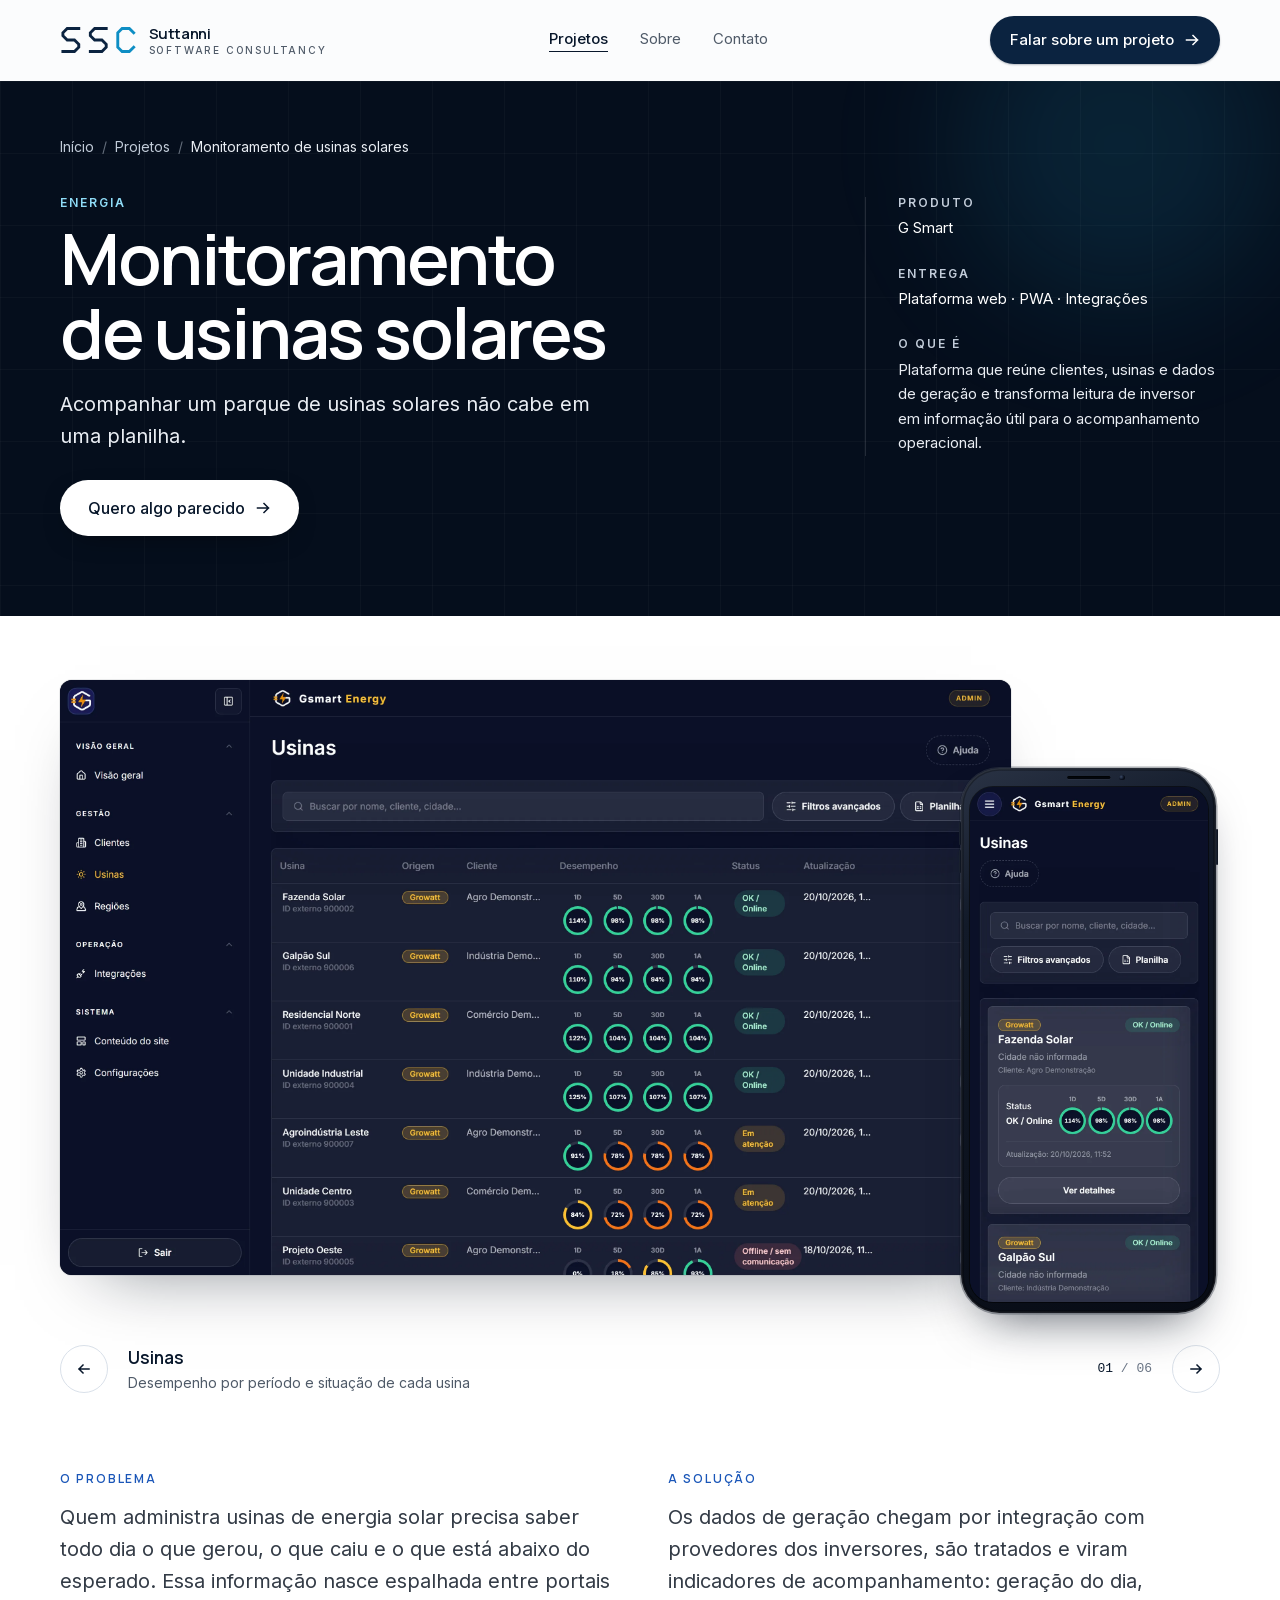
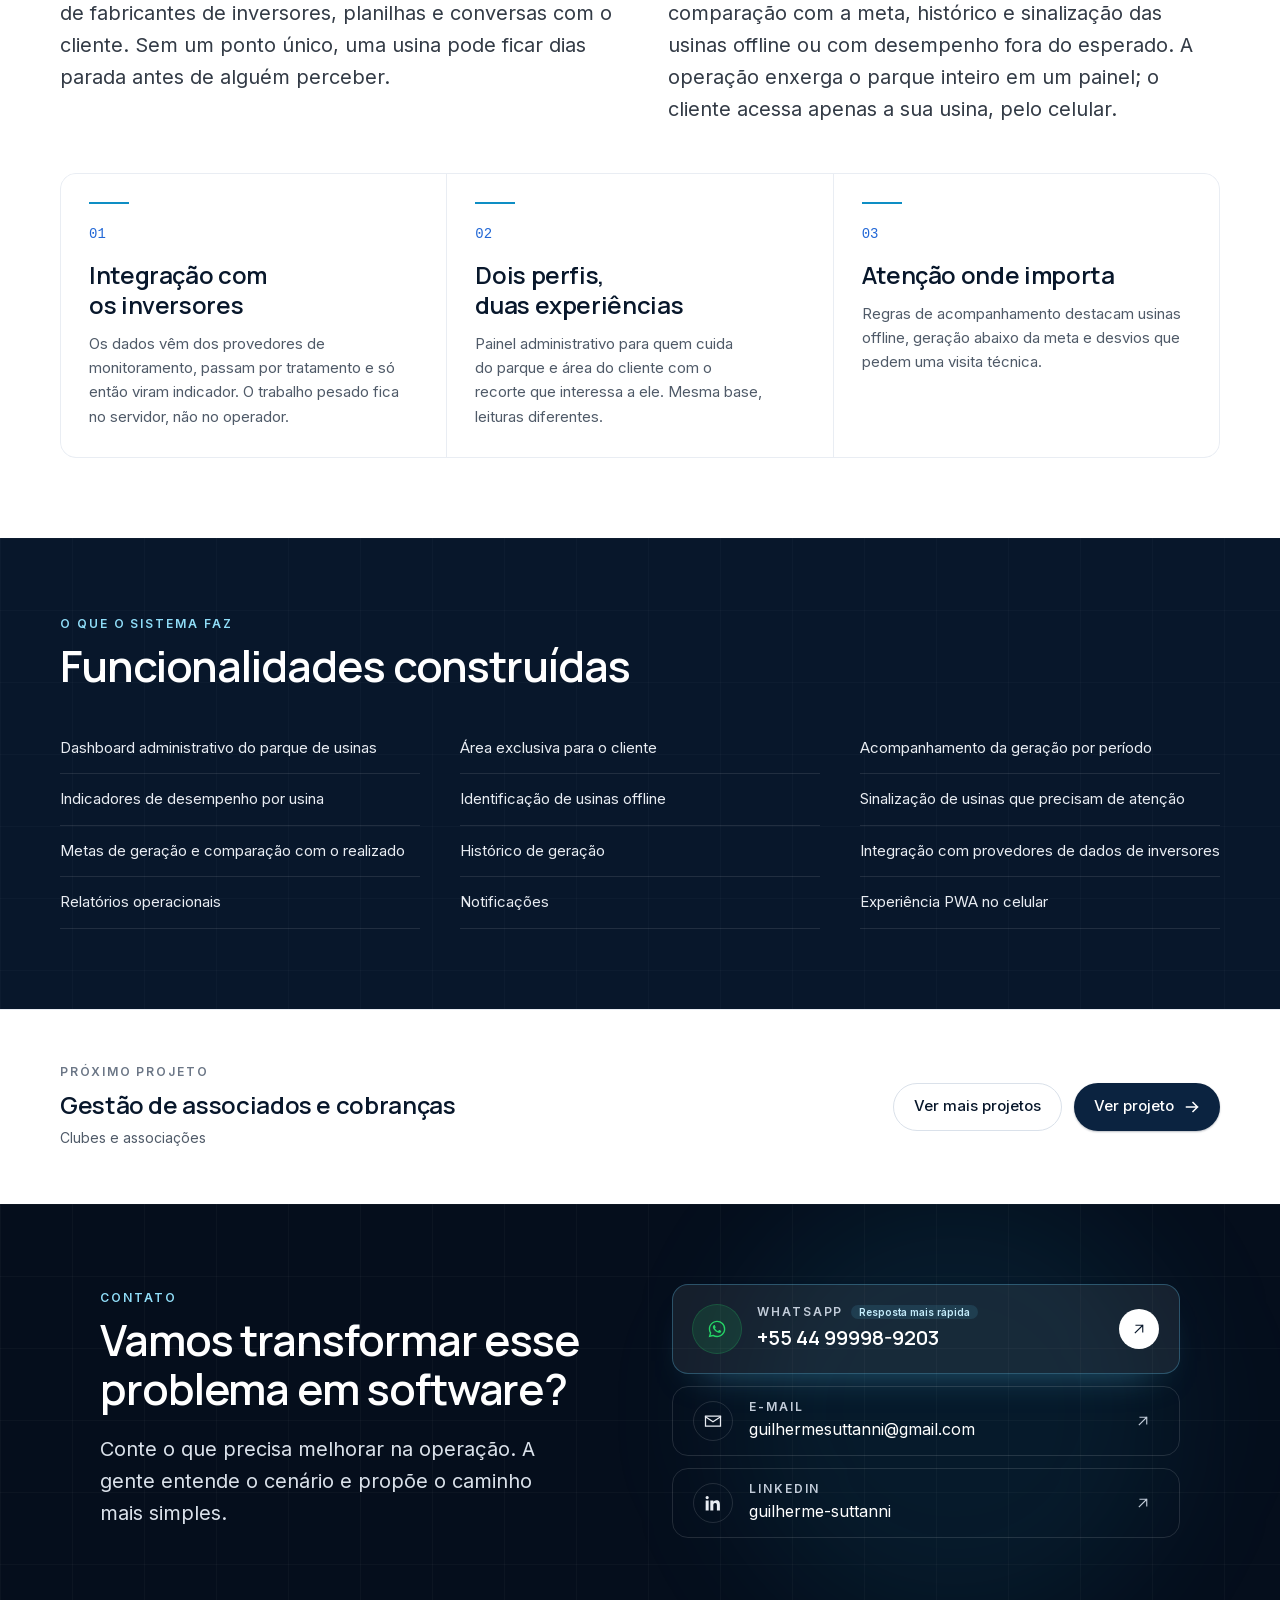
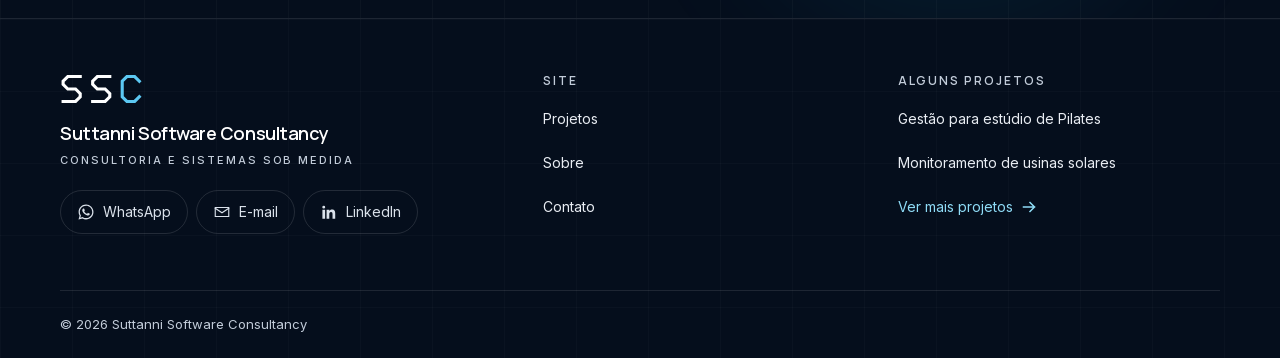
<file: projetos/g-smart/index.html>
<!DOCTYPE html><html lang="pt-BR" class="manrope_9e067a5b-module__vT7MWq__variable inter_2fe1ab3d-module__-T-KAq__variable"><head><meta charSet="utf-8"/><meta name="viewport" content="width=device-width, initial-scale=1"/><link rel="preload" href="/_next/static/media/83afe278b6a6bb3c-s.p.2bn3s6zvc0dyp.woff2" as="font" crossorigin="" type="font/woff2"/><link rel="preload" href="/_next/static/media/a343f882a40d2cc9-s.p.1sj6eobyi31rd.woff2" as="font" crossorigin="" type="font/woff2"/><link rel="preload" as="image" href="/projects/g-smart/desktop/usinas.webp"/><link rel="stylesheet" href="/_next/static/chunks/3ee8nvfncs0bu.css" data-precedence="next"/><link rel="preload" as="script" fetchPriority="low" href="/_next/static/chunks/3s6nzrbk-8mnv.js"/><script src="/_next/static/chunks/19mx3mg6lkumu.js" async=""></script><script src="/_next/static/chunks/1k__zuwipnzw8.js" async=""></script><script src="/_next/static/chunks/344n2zhqbh4pn.js" async=""></script><script src="/_next/static/chunks/turbopack-17znwwc_v55e2.js" async=""></script><script src="/_next/static/chunks/2_4q1vv5acecj.js" async=""></script><script src="/_next/static/chunks/1dckt2_fr9b4q.js" async=""></script><script src="/_next/static/chunks/39ydkgmq0q9n7.js" async=""></script><meta name="theme-color" content="#050e1c"/><meta name="color-scheme" content="light"/><title>Monitoramento de usinas solares · Energia | Suttanni Software Consultancy</title><meta name="description" content="Painel para a operação acompanhar o parque de usinas e área própria para o cliente, com dados vindos dos inversores."/><meta name="application-name" content="Suttanni Software Consultancy"/><meta name="author" content="Suttanni Software Consultancy"/><meta name="keywords" content="software sob medida,desenvolvimento de sistemas,consultoria em tecnologia,automação de processos,modernização de sistemas,sistemas para empresas"/><meta name="creator" content="Suttanni Software Consultancy"/><meta name="publisher" content="Suttanni Software Consultancy"/><meta name="robots" content="index, follow"/><meta name="googlebot" content="index, follow, max-image-preview:large"/><meta name="category" content="technology"/><link rel="canonical" href="https://guisuttanni.github.io/projetos/g-smart/"/><meta property="og:title" content="Monitoramento de usinas solares · Energia"/><meta property="og:description" content="Painel para a operação acompanhar o parque de usinas e área própria para o cliente, com dados vindos dos inversores."/><meta property="og:url" content="https://guisuttanni.github.io/projetos/g-smart/"/><meta property="og:site_name" content="Suttanni Software Consultancy"/><meta property="og:locale" content="pt_BR"/><meta property="og:image" content="https://guisuttanni.github.io/projetos/g-smart/og.png"/><meta property="og:image:width" content="1200"/><meta property="og:image:height" content="630"/><meta property="og:image:alt" content="Monitoramento de usinas solares · Energia"/><meta property="og:type" content="website"/><meta name="twitter:card" content="summary_large_image"/><meta name="twitter:title" content="Monitoramento de usinas solares · Energia"/><meta name="twitter:description" content="Painel para a operação acompanhar o parque de usinas e área própria para o cliente, com dados vindos dos inversores."/><meta name="twitter:image" content="https://guisuttanni.github.io/projetos/g-smart/og.png"/><meta name="twitter:image:alt" content="Monitoramento de usinas solares · Energia"/><meta name="twitter:image:width" content="1200"/><meta name="twitter:image:height" content="630"/><link rel="icon" href="https://guisuttanni.github.io/icon.svg" type="image/svg+xml"/><link rel="apple-touch-icon" href="https://guisuttanni.github.io/apple-touch-icon.png" sizes="180x180" type="image/png"/><meta name="next-size-adjust" content=""/><noscript><style>.reveal { opacity: 1 !important; transform: none !important; }</style></noscript><script src="/_next/static/chunks/0cz1d0mv5g_q7.js" noModule=""></script></head><body class="min-h-dvh antialiased"><div hidden=""><!--$--><!--/$--></div><a href="#conteudo" class="sr-only rounded-full bg-navy-900 px-5 py-3 text-sm text-white focus:not-sr-only focus:fixed focus:top-4 focus:left-4 focus:z-[60]">Ir para o conteúdo</a><header class="sticky top-0 z-50 border-b transition-[border-color] duration-300 ease-[var(--ease-out-soft)] border-transparent"><div aria-hidden="true" class="absolute inset-0 -z-10 bg-mist-50/85 backdrop-blur-md transition-opacity duration-300 ease-[var(--ease-out-soft)] supports-[backdrop-filter]:bg-mist-50/75 opacity-0"></div><div class="mx-auto w-full max-w-[1240px] px-5 sm:px-8 lg:px-10 "><div class="flex h-16 items-center justify-between gap-4 transition-[height] duration-300 ease-[var(--ease-out-soft)] lg:h-20"><a class="-m-2 rounded-lg p-2" aria-label="Suttanni Software Consultancy, página inicial" href="/"><span class="flex items-center gap-3 "><svg viewBox="0 0 106 36" fill="none" aria-hidden="true" focusable="false" class="h-6 w-auto shrink-0 sm:h-[26px]" shape-rendering="geometricPrecision"><g stroke-width="4" stroke-linecap="square" stroke-linejoin="miter"><path d="M24 2 H8 L2 8 V12 L8 18 H18 L24 24 V28 L18 34 H2" stroke="#0b2340" transform="translate(2 0)"></path><path d="M24 2 H8 L2 8 V12 L8 18 H18 L24 24 V28 L18 34 H2" stroke="#0b2340" transform="translate(40 0)"></path><path d="M24 8 L18 2 H8 L2 8 V28 L8 34 H18 L24 28" stroke="#0e8ec4" transform="translate(78 0)"></path></g></svg><span class="hidden min-w-0 flex-col leading-none lg:flex"><span class="font-display text-[0.9375rem] font-semibold tracking-tight text-navy-900">Suttanni</span><span class="mt-1 text-[0.625rem] font-medium uppercase tracking-[0.18em] text-graphite-500">Software Consultancy</span></span></span></a><nav aria-label="Principal" class="hidden items-center gap-1 md:flex"><a aria-current="page" class="group inline-flex min-h-10 items-center rounded-full px-3.5 text-[0.9375rem] transition-colors duration-200 hover:text-navy-900 text-navy-900 font-medium" href="/projetos/"><span class="link-line pb-0.5" data-active="">Projetos</span></a><a class="group inline-flex min-h-10 items-center rounded-full px-3.5 text-[0.9375rem] transition-colors duration-200 hover:text-navy-900 text-graphite-500" href="/sobre/"><span class="link-line pb-0.5">Sobre</span></a><a class="group inline-flex min-h-10 items-center rounded-full px-3.5 text-[0.9375rem] transition-colors duration-200 hover:text-navy-900 text-graphite-500" href="/contato/"><span class="link-line pb-0.5">Contato</span></a></nav><div class="flex items-center gap-2"><div class="hidden md:block"><a class="group/btn inline-flex items-center justify-center gap-2.5 rounded-full font-medium transition-[background-color,color,border-color,transform,translate,scale,box-shadow] duration-200 ease-[var(--ease-out-soft)] hover:-translate-y-px active:translate-y-0 whitespace-nowrap bg-navy-800 text-white shadow-[0_1px_2px_rgba(8,23,43,0.28)] hover:bg-navy-700 hover:shadow-[0_12px_28px_-12px_rgba(8,23,43,0.7)] min-h-12 px-5 text-[0.9375rem] " href="/contato/">Falar sobre um projeto<svg viewBox="0 0 16 16" fill="none" aria-hidden="true" class="h-4 w-4 transition-transform duration-200 ease-[var(--ease-out-soft)] group-hover/btn:translate-x-1 "><path d="M2.5 8h11m0 0L9 3.5M13.5 8 9 12.5" stroke="currentColor" stroke-width="1.5" stroke-linecap="square"></path></svg></a></div><button type="button" aria-expanded="false" aria-controls="menu-mobile" aria-label="Abrir menu" class="relative -mr-2 flex h-12 w-12 items-center justify-center rounded-full text-navy-900 transition-colors hover:bg-mist-200/70 md:hidden"><span class="sr-only">Abrir menu</span><span aria-hidden="true" class="flex h-4 w-5 flex-col justify-between"><span class="block h-px w-full origin-center bg-current transition-transform duration-300 ease-[var(--ease-out-soft)] "></span><span class="block h-px w-full bg-current transition-opacity duration-200 opacity-100"></span><span class="block h-px w-full origin-center bg-current transition-transform duration-300 ease-[var(--ease-out-soft)] "></span></span></button></div></div></div><div id="menu-mobile" inert="" aria-hidden="true" class="fixed inset-x-0 top-16 bottom-0 z-40 overflow-y-auto border-t border-mist-200 bg-mist-50 transition-[opacity,visibility,transform,translate,scale] duration-300 ease-[var(--ease-out-soft)] md:hidden invisible -translate-y-2 opacity-0"><div class="mx-auto w-full max-w-[1240px] px-5 sm:px-8 lg:px-10 flex min-h-full flex-col pt-6 pb-10"><nav aria-label="Menu" class="flex flex-col"><a class="group flex items-center justify-between border-b border-mist-200 py-5 text-h3 font-display font-semibold text-navy-900 transition-[opacity,transform,translate,scale] duration-500 ease-[var(--ease-out-soft)] translate-y-2 opacity-0" style="transition-delay:0ms" href="/projetos/">Projetos<svg viewBox="0 0 16 16" fill="none" aria-hidden="true" class="h-4 w-4 transition-transform duration-200 ease-[var(--ease-out-soft)] group-hover/btn:translate-x-1 text-graphite-400 transition-transform duration-200 group-hover:translate-x-1"><path d="M2.5 8h11m0 0L9 3.5M13.5 8 9 12.5" stroke="currentColor" stroke-width="1.5" stroke-linecap="square"></path></svg></a><a class="group flex items-center justify-between border-b border-mist-200 py-5 text-h3 font-display font-semibold text-navy-900 transition-[opacity,transform,translate,scale] duration-500 ease-[var(--ease-out-soft)] translate-y-2 opacity-0" style="transition-delay:0ms" href="/sobre/">Sobre<svg viewBox="0 0 16 16" fill="none" aria-hidden="true" class="h-4 w-4 transition-transform duration-200 ease-[var(--ease-out-soft)] group-hover/btn:translate-x-1 text-graphite-400 transition-transform duration-200 group-hover:translate-x-1"><path d="M2.5 8h11m0 0L9 3.5M13.5 8 9 12.5" stroke="currentColor" stroke-width="1.5" stroke-linecap="square"></path></svg></a><a class="group flex items-center justify-between border-b border-mist-200 py-5 text-h3 font-display font-semibold text-navy-900 transition-[opacity,transform,translate,scale] duration-500 ease-[var(--ease-out-soft)] translate-y-2 opacity-0" style="transition-delay:0ms" href="/contato/">Contato<svg viewBox="0 0 16 16" fill="none" aria-hidden="true" class="h-4 w-4 transition-transform duration-200 ease-[var(--ease-out-soft)] group-hover/btn:translate-x-1 text-graphite-400 transition-transform duration-200 group-hover:translate-x-1"><path d="M2.5 8h11m0 0L9 3.5M13.5 8 9 12.5" stroke="currentColor" stroke-width="1.5" stroke-linecap="square"></path></svg></a></nav><div class="mt-8 flex flex-col gap-3"><a class="group/btn inline-flex items-center justify-center gap-2.5 rounded-full font-medium transition-[background-color,color,border-color,transform,translate,scale,box-shadow] duration-200 ease-[var(--ease-out-soft)] hover:-translate-y-px active:translate-y-0 whitespace-nowrap bg-navy-800 text-white shadow-[0_1px_2px_rgba(8,23,43,0.28)] hover:bg-navy-700 hover:shadow-[0_12px_28px_-12px_rgba(8,23,43,0.7)] min-h-13 px-6 text-base sm:min-h-14 sm:px-7 w-full" href="/contato/">Falar sobre um projeto<svg viewBox="0 0 16 16" fill="none" aria-hidden="true" class="h-4 w-4 transition-transform duration-200 ease-[var(--ease-out-soft)] group-hover/btn:translate-x-1 "><path d="M2.5 8h11m0 0L9 3.5M13.5 8 9 12.5" stroke="currentColor" stroke-width="1.5" stroke-linecap="square"></path></svg></a><a href="https://wa.me/5544999989203?text=Ol%C3%A1!%20Conheci%20a%20Suttanni%20Software%20Consultancy%20pelo%20site%20e%20gostaria%20de%20conversar%20sobre%20um%20projeto." class="group/btn inline-flex items-center justify-center gap-2.5 rounded-full font-medium transition-[background-color,color,border-color,transform,translate,scale,box-shadow] duration-200 ease-[var(--ease-out-soft)] hover:-translate-y-px active:translate-y-0 whitespace-nowrap border border-mist-300 bg-white text-navy-900 hover:border-navy-800 hover:shadow-[0_10px_24px_-16px_rgba(8,23,43,0.45)] min-h-13 px-6 text-base sm:min-h-14 sm:px-7 w-full" target="_blank" rel="noopener noreferrer"><svg viewBox="0 0 24 24" fill="currentColor" aria-hidden="true" class="h-5 w-5 text-[#25D366]"><path d="M12.04 2C6.58 2 2.13 6.45 2.13 11.91c0 1.75.46 3.45 1.32 4.95L2 22l5.25-1.38a9.87 9.87 0 0 0 4.79 1.22h.01c5.46 0 9.91-4.45 9.91-9.91 0-2.65-1.03-5.14-2.9-7.01A9.82 9.82 0 0 0 12.04 2Zm0 18.15h-.01a8.2 8.2 0 0 1-4.19-1.15l-.3-.18-3.12.82.83-3.04-.2-.31a8.2 8.2 0 0 1-1.26-4.38c0-4.54 3.7-8.24 8.25-8.24 2.2 0 4.27.86 5.83 2.42a8.19 8.19 0 0 1 2.41 5.83c0 4.54-3.7 8.23-8.24 8.23Zm4.52-6.17c-.25-.12-1.47-.72-1.69-.81-.23-.08-.39-.12-.56.13-.16.24-.64.8-.78.97-.15.16-.29.18-.53.06-.25-.13-1.05-.39-1.99-1.23-.74-.66-1.23-1.47-1.38-1.72-.14-.25-.01-.38.11-.5.11-.11.25-.29.37-.43.12-.15.16-.25.25-.41.08-.17.04-.31-.02-.43-.06-.12-.56-1.34-.76-1.84-.2-.48-.4-.42-.56-.43h-.47c-.17 0-.43.06-.66.31-.22.25-.87.85-.87 2.07 0 1.22.89 2.4 1.02 2.56.12.17 1.75 2.67 4.24 3.74.59.26 1.05.41 1.41.52.59.19 1.13.16 1.56.1.47-.07 1.47-.6 1.67-1.18.21-.58.21-1.07.15-1.18-.06-.11-.23-.17-.48-.29Z"></path></svg>WhatsApp</a></div><div class="mt-auto pt-10"><p class="text-eyebrow font-semibold uppercase text-graphite-400">Contato direto</p><a href="mailto:guilhermesuttanni@gmail.com" class="mt-3 block [overflow-wrap:anywhere] text-[0.9375rem] text-graphite-700 underline-offset-4 hover:underline">guilhermesuttanni@gmail.com</a><a href="https://wa.me/5544999989203?text=Ol%C3%A1!%20Conheci%20a%20Suttanni%20Software%20Consultancy%20pelo%20site%20e%20gostaria%20de%20conversar%20sobre%20um%20projeto." target="_blank" rel="noopener noreferrer" class="mt-1 block text-[0.9375rem] text-graphite-700 underline-offset-4 hover:underline">+55 44 99998-9203</a></div></div></div></header><main id="conteudo"><script type="application/ld+json">{"@context":"https://schema.org","@graph":[{"@type":"CreativeWork","@id":"https://guisuttanni.github.io/projetos/g-smart/#projeto","name":"Monitoramento de usinas solares","headline":"Monitoramento de usinas solares","description":"Painel para a operação acompanhar o parque de usinas e área própria para o cliente, com dados vindos dos inversores.","about":"Energia","url":"https://guisuttanni.github.io/projetos/g-smart/","inLanguage":"pt-BR","creator":{"@id":"https://guisuttanni.github.io/#organizacao"}},{"@type":"BreadcrumbList","itemListElement":[{"@type":"ListItem","position":1,"name":"Início","item":"https://guisuttanni.github.io/"},{"@type":"ListItem","position":2,"name":"Projetos","item":"https://guisuttanni.github.io/projetos/"},{"@type":"ListItem","position":3,"name":"Monitoramento de usinas solares","item":"https://guisuttanni.github.io/projetos/g-smart/"}]}]}</script><section class="relative overflow-hidden bg-navy-950 pt-10 pb-14 text-white sm:pt-12 sm:pb-16 lg:pb-20"><div aria-hidden="true" class="ssc-grid grid-drift absolute inset-0 opacity-50"></div><div aria-hidden="true" class="absolute -top-24 right-0 h-80 w-80 rounded-full bg-signal-500/12 blur-3xl"></div><div class="mx-auto w-full max-w-[1240px] px-5 sm:px-8 lg:px-10 relative"><nav aria-label="Trilha de navegação" class="text-sm text-mist-400"><ol class="flex flex-wrap items-center gap-2"><li><a class="inline-flex min-h-9 items-center transition-colors hover:text-white" href="/">Início</a></li><li aria-hidden="true" class="text-mist-400/50">/</li><li><a class="inline-flex min-h-9 items-center transition-colors hover:text-white" href="/projetos/">Projetos</a></li><li aria-hidden="true" class="text-mist-400/50">/</li><li class="text-mist-200" aria-current="page">Monitoramento de usinas solares</li></ol></nav><div class="mt-8 grid gap-10 lg:grid-cols-12 lg:gap-12"><div class="lg:col-span-7"><div class="reveal  "><span class="block text-eyebrow font-semibold uppercase [text-wrap:balance] text-signal-300 ">Energia</span><h1 class="mt-3 text-display font-semibold text-white">Monitoramento de usinas solares</h1><p class="mt-5 max-w-xl text-lead text-mist-200">Acompanhar um parque de usinas solares não cabe em uma planilha.</p></div><div class="reveal  " style="--reveal-delay:80ms"><div class="mt-7 flex flex-col gap-3 sm:flex-row"><a class="group/btn inline-flex items-center justify-center gap-2.5 rounded-full font-medium transition-[background-color,color,border-color,transform,translate,scale,box-shadow] duration-200 ease-[var(--ease-out-soft)] hover:-translate-y-px active:translate-y-0 whitespace-nowrap bg-white text-navy-900 shadow-[0_8px_30px_-16px_rgba(0,0,0,0.8)] hover:shadow-[0_0_0_4px_rgb(92_200_242/0.18),0_14px_34px_-14px_rgba(0,0,0,0.85)] min-h-13 px-6 text-base sm:min-h-14 sm:px-7 " href="/contato/">Quero algo parecido<svg viewBox="0 0 16 16" fill="none" aria-hidden="true" class="h-4 w-4 transition-transform duration-200 ease-[var(--ease-out-soft)] group-hover/btn:translate-x-1 "><path d="M2.5 8h11m0 0L9 3.5M13.5 8 9 12.5" stroke="currentColor" stroke-width="1.5" stroke-linecap="square"></path></svg></a></div></div></div><div class="reveal  lg:col-span-4 lg:col-start-9" style="--reveal-delay:120ms"><dl class="grid gap-x-6 gap-y-7 border-t border-white/12 pt-8 sm:grid-cols-2 lg:grid-cols-1 lg:border-t-0 lg:border-l lg:pt-0 lg:pl-8"><div><dt class="text-eyebrow font-semibold uppercase text-mist-400">Produto</dt><dd class="mt-2 text-[0.9375rem] text-white">G Smart</dd></div><div><dt class="text-eyebrow font-semibold uppercase text-mist-400">Entrega</dt><dd class="mt-2 flex flex-wrap gap-x-2 gap-y-1 text-[0.9375rem] text-white">Plataforma web · PWA · Integrações</dd></div><div class="sm:col-span-2 lg:col-span-1"><dt class="text-eyebrow font-semibold uppercase text-mist-400">O que é</dt><dd class="mt-2 text-[0.9375rem] leading-relaxed text-mist-200">Plataforma que reúne clientes, usinas e dados de geração e transforma leitura de inversor em informação útil para o acompanhamento operacional.</dd></div></dl></div></div></div></section><section class="bg-white pt-10 sm:pt-14 lg:pt-16"><div class="mx-auto w-full max-w-[1240px] px-5 sm:px-8 lg:px-10 "><div class="reveal reveal-soft mx-auto max-w-[1160px]"><div role="region" aria-roledescription="carrossel" aria-label="Telas do sistema" tabindex="0" class="rounded-xl outline-none focus-visible:ring-2 focus-visible:ring-accent-600 focus-visible:ring-offset-8"><div><div class="device-stage  "><div class="device-screen"><img src="/projects/g-smart/desktop/usinas.webp" alt="Lista de usinas, cada linha com origem da integração, cliente, indicadores de desempenho de 1 dia, 5 dias, 30 dias e 1 ano, situação e horário da última atualização" aria-hidden="false" width="2880" height="1800" loading="eager" decoding="async" class="device-layer is-active"/><img src="/projects/g-smart/desktop/usina.webp" alt="" aria-hidden="true" width="2880" height="1800" loading="lazy" decoding="async" class="device-layer "/><img src="/projects/g-smart/desktop/relatorios.webp" alt="" aria-hidden="true" width="2880" height="1800" loading="lazy" decoding="async" class="device-layer "/></div><div class="device-phone"><div class="phone-shell "><div class="phone-body"><span aria-hidden="true" class="phone-button phone-button--power"></span><span aria-hidden="true" class="phone-button phone-button--volume-up"></span><span aria-hidden="true" class="phone-button phone-button--volume-down"></span><span aria-hidden="true" class="phone-speaker"></span><span aria-hidden="true" class="phone-camera"></span><div class="phone-screen"><img src="/projects/g-smart/mobile/usinas-mobile.webp" alt="Cards das usinas no celular, cada um mostrando situação e indicadores de desempenho" aria-hidden="false" width="780" height="1688" loading="lazy" decoding="async" class="device-layer device-layer--phone is-active"/><img src="/projects/g-smart/mobile/usina-mobile.webp" alt="" aria-hidden="true" width="780" height="1688" loading="lazy" decoding="async" class="device-layer device-layer--phone "/><img src="/projects/g-smart/mobile/usina-mobile.webp" alt="" aria-hidden="true" width="780" height="1688" loading="lazy" decoding="async" class="device-layer device-layer--phone "/></div></div></div></div></div></div><div class="mt-6 flex flex-wrap items-center gap-x-5 gap-y-4 sm:mt-8 sm:flex-nowrap"><button type="button" aria-label="Tela anterior" class="group/arrow flex shrink-0 items-center justify-center rounded-full border border-mist-300 bg-white text-navy-900 transition-[background-color,border-color,color,translate,box-shadow] duration-300 ease-[var(--ease-out-soft)] hover:-translate-y-px hover:border-navy-800 hover:bg-navy-800 hover:text-white hover:shadow-[0_10px_24px_-14px_rgba(8,23,43,0.7)] active:translate-y-0 active:bg-navy-900 active:text-white h-12 w-12 "><svg viewBox="0 0 16 16" fill="none" aria-hidden="true" class="h-4 w-4 transition-transform duration-300 ease-[var(--ease-out-soft)] group-hover/arrow:-translate-x-0.5"><path d="M13 8H3m0 0 4-4M3 8l4 4" stroke="currentColor" stroke-width="1.5" stroke-linecap="square"></path></svg></button><div class="order-first min-w-0 basis-full sm:order-none sm:flex-1 sm:basis-0"><p class="fade-in font-display text-[1.0625rem] font-semibold text-navy-900">Usinas</p><p class="fade-in mt-0.5 text-[0.875rem] leading-snug text-graphite-500">Desempenho por período e situação de cada usina</p></div><span class="flex-1 text-center font-mono text-[0.8125rem] text-graphite-400 sm:flex-none" aria-live="polite"><span class="text-navy-900">01</span> / <!-- -->06</span><button type="button" aria-label="Próxima tela" class="group/arrow flex shrink-0 items-center justify-center rounded-full border border-mist-300 bg-white text-navy-900 transition-[background-color,border-color,color,translate,box-shadow] duration-300 ease-[var(--ease-out-soft)] hover:-translate-y-px hover:border-navy-800 hover:bg-navy-800 hover:text-white hover:shadow-[0_10px_24px_-14px_rgba(8,23,43,0.7)] active:translate-y-0 active:bg-navy-900 active:text-white h-12 w-12 "><svg viewBox="0 0 16 16" fill="none" aria-hidden="true" class="h-4 w-4 transition-transform duration-300 ease-[var(--ease-out-soft)] group-hover/arrow:translate-x-0.5"><path d="M3 8h10m0 0L9 4m4 4-4 4" stroke="currentColor" stroke-width="1.5" stroke-linecap="square"></path></svg></button></div></div></div></div></section><section class="section bg-white"><div class="mx-auto w-full max-w-[1240px] px-5 sm:px-8 lg:px-10 "><div class="grid gap-10 lg:grid-cols-2 lg:gap-14"><div class="reveal  "><h2 class="block text-eyebrow font-semibold uppercase [text-wrap:balance] text-accent-700 ">O problema</h2><p class="mt-4 text-lead text-graphite-700">Quem administra usinas de energia solar precisa saber todo dia o que gerou, o que caiu e o que está abaixo do esperado. Essa informação nasce espalhada entre portais de fabricantes de inversores, planilhas e conversas com o cliente. Sem um ponto único, uma usina pode ficar dias parada antes de alguém perceber.</p></div><div class="reveal  " style="--reveal-delay:80ms"><h2 class="block text-eyebrow font-semibold uppercase [text-wrap:balance] text-accent-700 ">A solução</h2><p class="mt-4 text-lead text-graphite-700">Os dados de geração chegam por integração com provedores dos inversores, são tratados e viram indicadores de acompanhamento: geração do dia, comparação com a meta, histórico e sinalização das usinas offline ou com desempenho fora do esperado. A operação enxerga o parque inteiro em um painel; o cliente acessa apenas a sua usina, pelo celular.</p></div></div><ul class="mt-12 grid gap-px overflow-hidden rounded-2xl border border-mist-200 bg-mist-200 lg:grid-cols-3"><li class="reveal  flex flex-col bg-white p-6 sm:p-7"><span aria-hidden="true" class="step-bar mb-5 block h-0.5 bg-signal-600"></span><span class="font-mono text-sm text-accent-600">01</span><h3 class="mt-4 text-h3 font-semibold text-navy-900">Integração com os inversores</h3><p class="mt-3 text-[0.9375rem] leading-relaxed text-graphite-500">Os dados vêm dos provedores de monitoramento, passam por tratamento e só então viram indicador. O trabalho pesado fica no servidor, não no operador.</p></li><li class="reveal  flex flex-col bg-white p-6 sm:p-7" style="--reveal-delay:70ms"><span aria-hidden="true" class="step-bar mb-5 block h-0.5 bg-signal-600"></span><span class="font-mono text-sm text-accent-600">02</span><h3 class="mt-4 text-h3 font-semibold text-navy-900">Dois perfis, duas experiências</h3><p class="mt-3 text-[0.9375rem] leading-relaxed text-graphite-500">Painel administrativo para quem cuida do parque e área do cliente com o recorte que interessa a ele. Mesma base, leituras diferentes.</p></li><li class="reveal  flex flex-col bg-white p-6 sm:p-7" style="--reveal-delay:140ms"><span aria-hidden="true" class="step-bar mb-5 block h-0.5 bg-signal-600"></span><span class="font-mono text-sm text-accent-600">03</span><h3 class="mt-4 text-h3 font-semibold text-navy-900">Atenção onde importa</h3><p class="mt-3 text-[0.9375rem] leading-relaxed text-graphite-500">Regras de acompanhamento destacam usinas offline, geração abaixo da meta e desvios que pedem uma visita técnica.</p></li></ul></div></section><section class="section relative overflow-hidden bg-navy-900 text-white"><div aria-hidden="true" class="ssc-grid grid-drift absolute inset-0 opacity-40"></div><div class="mx-auto w-full max-w-[1240px] px-5 sm:px-8 lg:px-10 relative"><div class="reveal  max-w-2xl"><span class="block text-eyebrow font-semibold uppercase [text-wrap:balance] text-signal-300 ">O que o sistema faz</span><h2 class="mt-3 text-h2 font-semibold text-white">Funcionalidades construídas</h2></div><ul class="mt-8 grid gap-x-10 sm:grid-cols-2 lg:grid-cols-3"><li class="reveal  border-b border-white/10 py-3.5 text-[0.9375rem] text-mist-200">Dashboard administrativo do parque de usinas</li><li class="reveal  border-b border-white/10 py-3.5 text-[0.9375rem] text-mist-200" style="--reveal-delay:30ms">Área exclusiva para o cliente</li><li class="reveal  border-b border-white/10 py-3.5 text-[0.9375rem] text-mist-200" style="--reveal-delay:60ms">Acompanhamento da geração por período</li><li class="reveal  border-b border-white/10 py-3.5 text-[0.9375rem] text-mist-200" style="--reveal-delay:90ms">Indicadores de desempenho por usina</li><li class="reveal  border-b border-white/10 py-3.5 text-[0.9375rem] text-mist-200" style="--reveal-delay:120ms">Identificação de usinas offline</li><li class="reveal  border-b border-white/10 py-3.5 text-[0.9375rem] text-mist-200" style="--reveal-delay:150ms">Sinalização de usinas que precisam de atenção</li><li class="reveal  border-b border-white/10 py-3.5 text-[0.9375rem] text-mist-200" style="--reveal-delay:180ms">Metas de geração e comparação com o realizado</li><li class="reveal  border-b border-white/10 py-3.5 text-[0.9375rem] text-mist-200" style="--reveal-delay:210ms">Histórico de geração</li><li class="reveal  border-b border-white/10 py-3.5 text-[0.9375rem] text-mist-200" style="--reveal-delay:240ms">Integração com provedores de dados de inversores</li><li class="reveal  border-b border-white/10 py-3.5 text-[0.9375rem] text-mist-200" style="--reveal-delay:240ms">Relatórios operacionais</li><li class="reveal  border-b border-white/10 py-3.5 text-[0.9375rem] text-mist-200" style="--reveal-delay:240ms">Notificações</li><li class="reveal  border-b border-white/10 py-3.5 text-[0.9375rem] text-mist-200" style="--reveal-delay:240ms">Experiência PWA no celular</li></ul></div></section><section class="section-tight border-t border-mist-200 bg-white"><div class="mx-auto w-full max-w-[1240px] px-5 sm:px-8 lg:px-10 "><div class="flex flex-col gap-6 sm:flex-row sm:items-center sm:justify-between"><div><p class="text-eyebrow font-semibold uppercase text-graphite-400">Próximo projeto</p><p class="mt-3 text-h3 font-display font-semibold text-navy-900">Gestão de associados e cobranças</p><p class="mt-2 text-sm text-graphite-500">Clubes e associações</p></div><div class="flex flex-col gap-3 sm:flex-row"><a class="group/btn inline-flex items-center justify-center gap-2.5 rounded-full font-medium transition-[background-color,color,border-color,transform,translate,scale,box-shadow] duration-200 ease-[var(--ease-out-soft)] hover:-translate-y-px active:translate-y-0 whitespace-nowrap border border-mist-300 bg-white text-navy-900 hover:border-navy-800 hover:shadow-[0_10px_24px_-16px_rgba(8,23,43,0.45)] min-h-12 px-5 text-[0.9375rem] " href="/projetos/">Ver mais projetos</a><a class="group/btn inline-flex items-center justify-center gap-2.5 rounded-full font-medium transition-[background-color,color,border-color,transform,translate,scale,box-shadow] duration-200 ease-[var(--ease-out-soft)] hover:-translate-y-px active:translate-y-0 whitespace-nowrap bg-navy-800 text-white shadow-[0_1px_2px_rgba(8,23,43,0.28)] hover:bg-navy-700 hover:shadow-[0_12px_28px_-12px_rgba(8,23,43,0.7)] min-h-12 px-5 text-[0.9375rem] " href="/projetos/ace-socios/">Ver projeto<svg viewBox="0 0 16 16" fill="none" aria-hidden="true" class="h-4 w-4 transition-transform duration-200 ease-[var(--ease-out-soft)] group-hover/btn:translate-x-1 "><path d="M2.5 8h11m0 0L9 3.5M13.5 8 9 12.5" stroke="currentColor" stroke-width="1.5" stroke-linecap="square"></path></svg></a></div></div></div></section><section id="contato" class="section relative scroll-mt-24 overflow-hidden bg-navy-950 text-white"><div aria-hidden="true" class="ssc-grid grid-drift absolute inset-0 opacity-50"></div><div aria-hidden="true" class="absolute top-1/2 right-[8%] hidden h-[28rem] w-[28rem] -translate-y-1/2 rounded-full bg-signal-500/8 blur-3xl lg:block"></div><div class="mx-auto w-full max-w-[1240px] px-5 sm:px-8 lg:px-10 relative"><div class="mx-auto grid max-w-[1080px] gap-10 lg:grid-cols-2 lg:items-center lg:gap-16"><div class="reveal  "><span class="block text-eyebrow font-semibold uppercase [text-wrap:balance] text-signal-300 ">Contato</span><h2 class="mt-3 text-h2 font-semibold text-white">Vamos transformar esse problema em software?</h2><p class="mt-5 max-w-md text-lead text-mist-300">Conte o que precisa melhorar na operação. A gente entende o cenário e propõe o caminho mais simples.</p></div><ul class="grid gap-3"><li class="reveal  " style="--reveal-delay:80ms"><a href="https://wa.me/5544999989203?text=Ol%C3%A1!%20Conheci%20a%20Suttanni%20Software%20Consultancy%20pelo%20site%20e%20gostaria%20de%20conversar%20sobre%20um%20projeto." target="_blank" rel="noopener noreferrer" class="group relative flex items-center gap-4 rounded-2xl border transition-[background-color,border-color,transform,translate,scale,box-shadow] duration-300 ease-[var(--ease-out-soft)] hover:-translate-y-0.5 border-signal-400/30 bg-white/[0.07] p-4 shadow-[0_18px_40px_-28px_rgba(92,200,242,0.6)] hover:border-signal-400/60 hover:bg-white/10 sm:p-5"><span class="flex shrink-0 items-center justify-center rounded-full h-12 w-12 bg-[#25D366]/12 ring-1 ring-[#25D366]/30"><svg viewBox="0 0 24 24" fill="currentColor" aria-hidden="true" class="h-5 w-5 text-[#25D366]"><path d="M12.04 2C6.58 2 2.13 6.45 2.13 11.91c0 1.75.46 3.45 1.32 4.95L2 22l5.25-1.38a9.87 9.87 0 0 0 4.79 1.22h.01c5.46 0 9.91-4.45 9.91-9.91 0-2.65-1.03-5.14-2.9-7.01A9.82 9.82 0 0 0 12.04 2Zm0 18.15h-.01a8.2 8.2 0 0 1-4.19-1.15l-.3-.18-3.12.82.83-3.04-.2-.31a8.2 8.2 0 0 1-1.26-4.38c0-4.54 3.7-8.24 8.25-8.24 2.2 0 4.27.86 5.83 2.42a8.19 8.19 0 0 1 2.41 5.83c0 4.54-3.7 8.23-8.24 8.23Zm4.52-6.17c-.25-.12-1.47-.72-1.69-.81-.23-.08-.39-.12-.56.13-.16.24-.64.8-.78.97-.15.16-.29.18-.53.06-.25-.13-1.05-.39-1.99-1.23-.74-.66-1.23-1.47-1.38-1.72-.14-.25-.01-.38.11-.5.11-.11.25-.29.37-.43.12-.15.16-.25.25-.41.08-.17.04-.31-.02-.43-.06-.12-.56-1.34-.76-1.84-.2-.48-.4-.42-.56-.43h-.47c-.17 0-.43.06-.66.31-.22.25-.87.85-.87 2.07 0 1.22.89 2.4 1.02 2.56.12.17 1.75 2.67 4.24 3.74.59.26 1.05.41 1.41.52.59.19 1.13.16 1.56.1.47-.07 1.47-.6 1.67-1.18.21-.58.21-1.07.15-1.18-.06-.11-.23-.17-.48-.29Z"></path></svg></span><span class="min-w-0 flex-1"><span class="flex flex-wrap items-center gap-x-2 gap-y-1 text-eyebrow font-semibold uppercase text-mist-400">WhatsApp<span class="rounded-full bg-signal-400/12 px-2 py-0.5 text-[0.625rem] tracking-normal text-signal-200 normal-case">Resposta mais rápida</span></span><span class="mt-1 block [overflow-wrap:anywhere] text-white font-display text-[clamp(1.0625rem,4.4vw,1.25rem)] font-semibold">+55 44 99998-9203</span></span><span aria-hidden="true" class="hidden shrink-0 items-center justify-center rounded-full transition-[background-color,color,transform,translate,scale] duration-300 ease-[var(--ease-out-soft)] min-[400px]:flex h-10 w-10 bg-white text-navy-900 group-hover:translate-x-0.5"><svg viewBox="0 0 24 24" aria-hidden="true" class="h-4.5 w-4.5 transition-transform duration-300 group-hover:-translate-y-px group-hover:translate-x-px" fill="none" stroke="currentColor" stroke-width="1.5" stroke-linecap="square" stroke-linejoin="miter"><path d="M7 17 17 7M8 7h9v9"></path></svg></span></a></li><li class="reveal  " style="--reveal-delay:150ms"><a href="mailto:guilhermesuttanni@gmail.com" class="group relative flex items-center gap-4 rounded-2xl border transition-[background-color,border-color,transform,translate,scale,box-shadow] duration-300 ease-[var(--ease-out-soft)] hover:-translate-y-0.5 border-white/12 px-4 py-3.5 hover:border-white/30 hover:bg-white/5 sm:px-5"><span class="flex shrink-0 items-center justify-center rounded-full h-10 w-10 border border-white/12 text-mist-200"><svg viewBox="0 0 24 24" aria-hidden="true" class="h-5 w-5" fill="none" stroke="currentColor" stroke-width="1.5" stroke-linecap="square" stroke-linejoin="miter"><path d="M3 6h18v12H3z"></path><path d="m3 7 9 6 9-6"></path></svg></span><span class="min-w-0 flex-1"><span class="flex flex-wrap items-center gap-x-2 gap-y-1 text-eyebrow font-semibold uppercase text-mist-400">E-mail</span><span class="mt-1 block [overflow-wrap:anywhere] text-white text-[clamp(0.8125rem,3.6vw,1rem)]">guilhermesuttanni@gmail.com</span></span><span aria-hidden="true" class="hidden shrink-0 items-center justify-center rounded-full transition-[background-color,color,transform,translate,scale] duration-300 ease-[var(--ease-out-soft)] min-[400px]:flex h-8 w-8 text-mist-400 group-hover:text-white"><svg viewBox="0 0 24 24" aria-hidden="true" class="h-4.5 w-4.5 transition-transform duration-300 group-hover:-translate-y-px group-hover:translate-x-px" fill="none" stroke="currentColor" stroke-width="1.5" stroke-linecap="square" stroke-linejoin="miter"><path d="M7 17 17 7M8 7h9v9"></path></svg></span></a></li><li class="reveal  " style="--reveal-delay:220ms"><a href="https://www.linkedin.com/in/guilherme-suttanni" target="_blank" rel="noopener noreferrer" class="group relative flex items-center gap-4 rounded-2xl border transition-[background-color,border-color,transform,translate,scale,box-shadow] duration-300 ease-[var(--ease-out-soft)] hover:-translate-y-0.5 border-white/12 px-4 py-3.5 hover:border-white/30 hover:bg-white/5 sm:px-5"><span class="flex shrink-0 items-center justify-center rounded-full h-10 w-10 border border-white/12 text-mist-200"><svg viewBox="0 0 24 24" fill="currentColor" aria-hidden="true" class="h-5 w-5"><path d="M6.94 5.5a1.94 1.94 0 1 1-3.88 0 1.94 1.94 0 0 1 3.88 0ZM3.2 8.93h3.6V21H3.2V8.93Zm5.85 0h3.45v1.65h.05c.48-.9 1.66-1.86 3.41-1.86 3.65 0 4.33 2.36 4.33 5.44V21h-3.6v-5.9c0-1.41-.03-3.22-2-3.22-2 0-2.3 1.53-2.3 3.11V21h-3.6V8.93Z"></path></svg></span><span class="min-w-0 flex-1"><span class="flex flex-wrap items-center gap-x-2 gap-y-1 text-eyebrow font-semibold uppercase text-mist-400">LinkedIn</span><span class="mt-1 block [overflow-wrap:anywhere] text-white text-[clamp(0.8125rem,3.6vw,1rem)]">guilherme-suttanni</span></span><span aria-hidden="true" class="hidden shrink-0 items-center justify-center rounded-full transition-[background-color,color,transform,translate,scale] duration-300 ease-[var(--ease-out-soft)] min-[400px]:flex h-8 w-8 text-mist-400 group-hover:text-white"><svg viewBox="0 0 24 24" aria-hidden="true" class="h-4.5 w-4.5 transition-transform duration-300 group-hover:-translate-y-px group-hover:translate-x-px" fill="none" stroke="currentColor" stroke-width="1.5" stroke-linecap="square" stroke-linejoin="miter"><path d="M7 17 17 7M8 7h9v9"></path></svg></span></a></li></ul></div></div></section><!--$--><!--/$--></main><footer class="relative overflow-hidden border-t border-white/10 bg-navy-950 text-mist-300"><div aria-hidden="true" class="ssc-grid absolute inset-0 opacity-40"></div><div class="mx-auto w-full max-w-[1240px] px-5 sm:px-8 lg:px-10 relative"><div class="grid gap-8 py-10 sm:py-14 lg:grid-cols-[1.4fr_1fr_1fr] lg:gap-8"><div class="max-w-sm"><span class="flex flex-col items-start gap-4 "><svg viewBox="0 0 106 36" fill="none" aria-hidden="true" focusable="false" class="h-7 w-auto" shape-rendering="geometricPrecision"><g stroke-width="4" stroke-linecap="square" stroke-linejoin="miter"><path d="M24 2 H8 L2 8 V12 L8 18 H18 L24 24 V28 L18 34 H2" stroke="#ffffff" transform="translate(2 0)"></path><path d="M24 2 H8 L2 8 V12 L8 18 H18 L24 24 V28 L18 34 H2" stroke="#ffffff" transform="translate(40 0)"></path><path d="M24 8 L18 2 H8 L2 8 V28 L8 34 H18 L24 28" stroke="#5cc8f2" transform="translate(78 0)"></path></g></svg><span class="flex flex-col leading-none"><span class="font-display text-lg font-semibold tracking-tight text-white">Suttanni Software Consultancy</span><span class="mt-2 text-[0.6875rem] font-medium uppercase tracking-[0.18em] text-mist-400 [text-wrap:balance]">Consultoria e sistemas sob medida</span></span></span><div class="mt-6 flex flex-wrap gap-2"><a href="https://wa.me/5544999989203?text=Ol%C3%A1!%20Conheci%20a%20Suttanni%20Software%20Consultancy%20pelo%20site%20e%20gostaria%20de%20conversar%20sobre%20um%20projeto." target="_blank" rel="noopener noreferrer" class="flex h-11 items-center gap-2 rounded-full border border-white/12 px-4 text-sm text-mist-300 transition-colors duration-200 hover:border-white/35 hover:text-white"><svg viewBox="0 0 24 24" fill="currentColor" aria-hidden="true" class="h-4.5 w-4.5"><path d="M12.04 2C6.58 2 2.13 6.45 2.13 11.91c0 1.75.46 3.45 1.32 4.95L2 22l5.25-1.38a9.87 9.87 0 0 0 4.79 1.22h.01c5.46 0 9.91-4.45 9.91-9.91 0-2.65-1.03-5.14-2.9-7.01A9.82 9.82 0 0 0 12.04 2Zm0 18.15h-.01a8.2 8.2 0 0 1-4.19-1.15l-.3-.18-3.12.82.83-3.04-.2-.31a8.2 8.2 0 0 1-1.26-4.38c0-4.54 3.7-8.24 8.25-8.24 2.2 0 4.27.86 5.83 2.42a8.19 8.19 0 0 1 2.41 5.83c0 4.54-3.7 8.23-8.24 8.23Zm4.52-6.17c-.25-.12-1.47-.72-1.69-.81-.23-.08-.39-.12-.56.13-.16.24-.64.8-.78.97-.15.16-.29.18-.53.06-.25-.13-1.05-.39-1.99-1.23-.74-.66-1.23-1.47-1.38-1.72-.14-.25-.01-.38.11-.5.11-.11.25-.29.37-.43.12-.15.16-.25.25-.41.08-.17.04-.31-.02-.43-.06-.12-.56-1.34-.76-1.84-.2-.48-.4-.42-.56-.43h-.47c-.17 0-.43.06-.66.31-.22.25-.87.85-.87 2.07 0 1.22.89 2.4 1.02 2.56.12.17 1.75 2.67 4.24 3.74.59.26 1.05.41 1.41.52.59.19 1.13.16 1.56.1.47-.07 1.47-.6 1.67-1.18.21-.58.21-1.07.15-1.18-.06-.11-.23-.17-.48-.29Z"></path></svg>WhatsApp</a><a href="mailto:guilhermesuttanni@gmail.com" class="flex h-11 items-center gap-2 rounded-full border border-white/12 px-4 text-sm text-mist-300 transition-colors duration-200 hover:border-white/35 hover:text-white"><svg viewBox="0 0 24 24" aria-hidden="true" class="h-4.5 w-4.5" fill="none" stroke="currentColor" stroke-width="1.5" stroke-linecap="square" stroke-linejoin="miter"><path d="M3 6h18v12H3z"></path><path d="m3 7 9 6 9-6"></path></svg>E-mail</a><a href="https://www.linkedin.com/in/guilherme-suttanni" target="_blank" rel="noopener noreferrer" class="flex h-11 items-center gap-2 rounded-full border border-white/12 px-4 text-sm text-mist-300 transition-colors duration-200 hover:border-white/35 hover:text-white"><svg viewBox="0 0 24 24" fill="currentColor" aria-hidden="true" class="h-4.5 w-4.5"><path d="M6.94 5.5a1.94 1.94 0 1 1-3.88 0 1.94 1.94 0 0 1 3.88 0ZM3.2 8.93h3.6V21H3.2V8.93Zm5.85 0h3.45v1.65h.05c.48-.9 1.66-1.86 3.41-1.86 3.65 0 4.33 2.36 4.33 5.44V21h-3.6v-5.9c0-1.41-.03-3.22-2-3.22-2 0-2.3 1.53-2.3 3.11V21h-3.6V8.93Z"></path></svg>LinkedIn</a></div></div><div class="grid grid-cols-2 gap-8 lg:contents"><nav aria-label="Rodapé" class="text-sm"><h2 class="text-eyebrow font-semibold uppercase text-mist-400">Site</h2><ul class="mt-3 space-y-1"><li><a class="inline-flex min-h-10 items-center text-mist-200 transition-colors hover:text-white" href="/projetos/">Projetos</a></li><li><a class="inline-flex min-h-10 items-center text-mist-200 transition-colors hover:text-white" href="/sobre/">Sobre</a></li><li><a class="inline-flex min-h-10 items-center text-mist-200 transition-colors hover:text-white" href="/contato/">Contato</a></li></ul></nav><nav aria-label="Projetos" class="text-sm"><h2 class="text-eyebrow font-semibold uppercase text-mist-400">Alguns projetos</h2><ul class="mt-3 space-y-1"><li><a class="inline-flex min-h-10 items-center text-mist-200 transition-colors hover:text-white" href="/projetos/studio-carlos-lopes/">Gestão para estúdio de Pilates</a></li><li><a class="inline-flex min-h-10 items-center text-mist-200 transition-colors hover:text-white" href="/projetos/g-smart/">Monitoramento de usinas solares</a></li><li><a class="group inline-flex min-h-10 items-center gap-2 text-signal-300 transition-colors hover:text-white" href="/projetos/">Ver mais projetos<svg viewBox="0 0 16 16" fill="none" aria-hidden="true" class="h-4 w-4 transition-transform duration-200 ease-[var(--ease-out-soft)] group-hover/btn:translate-x-1 transition-transform duration-300 group-hover:translate-x-1"><path d="M2.5 8h11m0 0L9 3.5M13.5 8 9 12.5" stroke="currentColor" stroke-width="1.5" stroke-linecap="square"></path></svg></a></li></ul></nav></div></div><div class="border-t border-white/10 py-6 text-[0.8125rem] text-mist-400"><p>© <!-- -->2026<!-- --> <!-- -->Suttanni Software Consultancy</p></div></div></footer><a href="https://wa.me/5544999989203?text=Ol%C3%A1!%20Conheci%20a%20Suttanni%20Software%20Consultancy%20pelo%20site%20e%20gostaria%20de%20conversar%20sobre%20um%20projeto." target="_blank" rel="noopener noreferrer" aria-label="Conversar pelo WhatsApp" tabindex="-1" aria-hidden="true" class="fixed right-4 bottom-4 z-30 flex h-13 items-center gap-2 rounded-full border border-mist-300 bg-white pr-4 pl-3.5 text-[0.9375rem] font-medium text-navy-900 shadow-[0_10px_30px_-12px_rgba(8,23,43,0.45)] transition-[opacity,transform,translate,scale] duration-300 ease-[var(--ease-out-soft)] md:hidden pointer-events-none translate-y-3 opacity-0"><svg viewBox="0 0 24 24" fill="currentColor" aria-hidden="true" class="h-5 w-5 text-[#25D366]"><path d="M12.04 2C6.58 2 2.13 6.45 2.13 11.91c0 1.75.46 3.45 1.32 4.95L2 22l5.25-1.38a9.87 9.87 0 0 0 4.79 1.22h.01c5.46 0 9.91-4.45 9.91-9.91 0-2.65-1.03-5.14-2.9-7.01A9.82 9.82 0 0 0 12.04 2Zm0 18.15h-.01a8.2 8.2 0 0 1-4.19-1.15l-.3-.18-3.12.82.83-3.04-.2-.31a8.2 8.2 0 0 1-1.26-4.38c0-4.54 3.7-8.24 8.25-8.24 2.2 0 4.27.86 5.83 2.42a8.19 8.19 0 0 1 2.41 5.83c0 4.54-3.7 8.23-8.24 8.23Zm4.52-6.17c-.25-.12-1.47-.72-1.69-.81-.23-.08-.39-.12-.56.13-.16.24-.64.8-.78.97-.15.16-.29.18-.53.06-.25-.13-1.05-.39-1.99-1.23-.74-.66-1.23-1.47-1.38-1.72-.14-.25-.01-.38.11-.5.11-.11.25-.29.37-.43.12-.15.16-.25.25-.41.08-.17.04-.31-.02-.43-.06-.12-.56-1.34-.76-1.84-.2-.48-.4-.42-.56-.43h-.47c-.17 0-.43.06-.66.31-.22.25-.87.85-.87 2.07 0 1.22.89 2.4 1.02 2.56.12.17 1.75 2.67 4.24 3.74.59.26 1.05.41 1.41.52.59.19 1.13.16 1.56.1.47-.07 1.47-.6 1.67-1.18.21-.58.21-1.07.15-1.18-.06-.11-.23-.17-.48-.29Z"></path></svg>WhatsApp</a><script type="application/ld+json">{"@context":"https://schema.org","@graph":[{"@type":"ProfessionalService","@id":"https://guisuttanni.github.io/#organizacao","name":"Suttanni Software Consultancy","alternateName":"SSC","url":"https://guisuttanni.github.io","description":"Desenvolvimento de sistemas sob medida, automação e consultoria tecnológica para empresas que querem transformar processos e ideias em soluções digitais.","email":"guilhermesuttanni@gmail.com","telephone":"+5544999989203","areaServed":"BR","availableLanguage":"pt-BR","sameAs":["https://www.linkedin.com/in/guilherme-suttanni"],"knowsAbout":["Desenvolvimento de software sob medida","Modernização de sistemas","Automação de processos","Consultoria tecnológica"]},{"@type":"WebSite","@id":"https://guisuttanni.github.io/#site","url":"https://guisuttanni.github.io","name":"Suttanni Software Consultancy","inLanguage":"pt-BR","publisher":{"@id":"https://guisuttanni.github.io/#organizacao"}}]}</script><script src="/_next/static/chunks/3s6nzrbk-8mnv.js" id="_R_" async=""></script><script>(self.__next_f=self.__next_f||[]).push([0])</script><script>self.__next_f.push([1,"1:\"$Sreact.fragment\"\n3:I[3374,[\"/_next/static/chunks/2_4q1vv5acecj.js\"],\"Header\"]\n4:I[39756,[\"/_next/static/chunks/2_4q1vv5acecj.js\"],\"default\"]\n5:I[37457,[\"/_next/static/chunks/2_4q1vv5acecj.js\"],\"default\"]\n6:I[22016,[\"/_next/static/chunks/2_4q1vv5acecj.js\",\"/_next/static/chunks/1dckt2_fr9b4q.js\",\"/_next/static/chunks/39ydkgmq0q9n7.js\"],\"\"]\n10:I[68027,[\"/_next/static/chunks/2_4q1vv5acecj.js\"],\"default\",1]\n:HL[\"/_next/static/chunks/3ee8nvfncs0bu.css\",\"style\"]\n:HL[\"/_next/static/media/83afe278b6a6bb3c-s.p.2bn3s6zvc0dyp.woff2\",\"font\",{\"crossOrigin\":\"\",\"type\":\"font/woff2\"}]\n:HL[\"/_next/static/media/a343f882a40d2cc9-s.p.1sj6eobyi31rd.woff2\",\"font\",{\"crossOrigin\":\"\",\"type\":\"font/woff2\"}]\n2:[\"$\",\"style\",null,{\"children\":\".reveal { opacity: 1 !important; transform: none !important; }\"}]\ne:X\n0:{\"P\":null,\"c\":[\"\",\"projetos\",\"g-smart\",\"\"],\"q\":\"\",\"i\":false,\"f\":[[[\"\",{\"children\":[\"projetos\",{\"children\":[[\"slug\",\"g-smart\",\"d\",[]],{\"children\":[\"__PAGE__\",{},\"$undefined\",\"$undefined\",4608]},\"$undefined\",\"$undefined\",4608]},\"$undefined\",\"$undefined\",4608]},\"$undefined\",\"$undefined\",4624],[[\"$\",\"$1\",\"c\",{\"children\":[[[\"$\",\"link\",\"0\",{\"rel\":\"stylesheet\",\"href\":\"/_next/static/chunks/3ee8nvfncs0bu.css\",\"precedence\":\"next\",\"crossOrigin\":\"$undefined\",\"nonce\":\"$undefined\"}],[\"$\",\"script\",\"script-0\",{\"src\":\"/_next/static/chunks/2_4q1vv5acecj.js\",\"async\":true,\"nonce\":\"$undefined\"}]],[\"$\",\"html\",null,{\"lang\":\"pt-BR\",\"className\":\"manrope_9e067a5b-module__vT7MWq__variable inter_2fe1ab3d-module__-T-KAq__variable\",\"children\":[[\"$\",\"head\",null,{\"children\":[\"$\",\"noscript\",null,{\"children\":\"$2\"}]}],[\"$\",\"body\",null,{\"className\":\"min-h-dvh antialiased\",\"children\":[[\"$\",\"a\",null,{\"href\":\"#conteudo\",\"className\":\"sr-only rounded-full bg-navy-900 px-5 py-3 text-sm text-white focus:not-sr-only focus:fixed focus:top-4 focus:left-4 focus:z-[60]\",\"children\":\"Ir para o conteúdo\"}],[\"$\",\"$L3\",null,{}],[\"$\",\"main\",null,{\"id\":\"conteudo\",\"children\":[\"$\",\"$L4\",null,{\"parallelRouterKey\":\"children\",\"error\":\"$undefined\",\"errorStyles\":\"$undefined\",\"errorScripts\":\"$undefined\",\"template\":[\"$\",\"$L5\",null,{}],\"templateStyles\":\"$undefined\",\"templateScripts\":\"$undefined\",\"notFound\":[[\"$\",\"section\",null,{\"className\":\"relative overflow-hidden bg-navy-950 py-20 text-white sm:py-28\",\"children\":[[\"$\",\"div\",null,{\"aria-hidden\":\"true\",\"className\":\"ssc-grid absolute inset-0 opacity-50\"}],[\"$\",\"div\",null,{\"className\":\"mx-auto w-full max-w-[1240px] px-5 sm:px-8 lg:px-10 relative\",\"children\":[\"$\",\"div\",null,{\"className\":\"max-w-xl\",\"children\":[[\"$\",\"svg\",null,{\"viewBox\":\"0 0 106 36\",\"fill\":\"none\",\"aria-hidden\":\"true\",\"focusable\":\"false\",\"className\":\"h-7 w-auto\",\"shapeRendering\":\"geometricPrecision\",\"children\":[\"$\",\"g\",null,{\"strokeWidth\":4,\"strokeLinecap\":\"square\",\"strokeLinejoin\":\"miter\",\"children\":[[\"$\",\"path\",null,{\"d\":\"M24 2 H8 L2 8 V12 L8 18 H18 L24 24 V28 L18 34 H2\",\"stroke\":\"#ffffff\",\"transform\":\"translate(2 0)\"}],[\"$\",\"path\",null,{\"d\":\"M24 2 H8 L2 8 V12 L8 18 H18 L24 24 V28 L18 34 H2\",\"stroke\":\"#ffffff\",\"transform\":\"translate(40 0)\"}],[\"$\",\"path\",null,{\"d\":\"M24 8 L18 2 H8 L2 8 V28 L8 34 H18 L24 28\",\"stroke\":\"#5cc8f2\",\"transform\":\"translate(78 0)\"}]]}]}],[\"$\",\"p\",null,{\"className\":\"mt-10 font-mono text-sm text-accent-400\",\"children\":\"404\"}],[\"$\",\"h1\",null,{\"className\":\"mt-4 text-h1 font-semibold text-white\",\"children\":\"Essa página não existe.\"}],[\"$\",\"p\",null,{\"className\":\"mt-5 text-lead text-mist-300\",\"children\":\"O endereço pode ter mudado. Os projetos e as informações da SSC continuam logo aqui.\"}],[\"$\",\"div\",null,{\"className\":\"mt-9 flex flex-col gap-3 sm:flex-row\",\"children\":[[\"$\",\"$L6\",null,{\"href\":\"/\",\"className\":\"group/btn inline-flex items-center justify-center gap-2.5 rounded-full font-medium transition-[background-color,color,border-color,transform,translate,scale,box-shadow] duration-200 ease-[var(--ease-out-soft)] hover:-translate-y-px active:translate-y-0 whitespace-nowrap bg-white text-navy-900 shadow-[0_8px_30px_-16px_rgba(0,0,0,0.8)] hover:shadow-[0_0_0_4px_rgb(92_200_242/0.18),0_14px_34px_-14px_rgba(0,0,0,0.85)] min-h-13 px-6 text-base sm:min-h-14 sm:px-7 \",\"children\":[\"Voltar para a home\",[\"$\",\"svg\",null,{\"viewBox\":\"0 0 16 16\",\"fill\":\"none\",\"aria-hidden\":\"true\",\"className\":\"h-4 w-4 transition-transform duration-200 ease-[var(--ease-out-soft)] group-hover/btn:translate-x-1 \",\"children\":[\"$\",\"path\",null,{\"d\":\"M2.5 8h11m0 0L9 3.5M13.5 8 9 12.5\",\"stroke\":\"currentColor\",\"strokeWidth\":\"1.5\",\"strokeLinecap\":\"square\"}]}]]}],[\"$\",\"$L6\",null,{\"href\":\"/projetos\",\"className\":\"group/btn inline-flex items-center justify-center gap-2.5 rounded-full font-medium transition-[background-color,color,border-color,transform,translate,scale,box-shadow] duration-200 ease-[var(--ease-out-soft)] hover:-translate-y-px active:translate-y-0 whitespace-nowrap border border-white/25 text-white hover:border-signal-300/70 hover:bg-white/5 min-h-13 px-6 text-base sm:min-h-14 sm:px-7 \",\"children\":\"Ver os projetos\"}]]}]]}]}]]}],[]],\"forbidden\":\"$undefined\",\"unauthorized\":\"$undefined\"}]}],[\"$\",\"footer\",null,{\"className\":\"relative overflow-hidden border-t border-white/10 bg-navy-950 text-mist-300\",\"children\":[\"$L7\",\"$L8\"]}],\"$L9\",\"$La\"]}]]}]]}],{\"children\":[\"$Lb\",{\"children\":[\"$Lc\",{\"children\":[\"$Ld\",{},null,false,null]},null,false,\"$e\"]},null,false,\"$e\"]},null,false,null],\"$Lf\",false]],\"m\":\"$undefined\",\"G\":[\"$10\",[\"$L11\"]],\"S\":true,\"h\":null,\"r\":\"$undefined\",\"s\":\"$undefined\",\"a\":\"$undefined\",\"l\":\"$undefined\",\"p\":\"$undefined\",\"d\":\"$undefined\",\"b\":\"zZ88_gp-fIUniv4BqXFcQ\"}\n15:I[14167,[\"/_next/static/chunks/2_4q1vv5acecj.js\"],\"WhatsAppFab\"]\n17:I[97367,[\"/_next/static/chunks/2_4q1vv5acecj.js\"],\"OutletBoundary\"]\n18:\"$Sreact.suspense\"\n1a:I[97367,[\"/_next/static/chunks/2_4q1vv5acecj.js\"],\"ViewportBoundary\"]\n1c:I[97367,[\"/_next/static/chunks/2_4q1vv5acecj.js\"],\"MetadataBoundary\"]\n7:[\"$\",\"div\",null,{\"aria-hidden\":\"true\",\"className\":\"ssc-grid absolute inset-0 opacity-40\"}]\n8:[\"$\",\"div\",null,{\"className\":\"mx-auto w-full max-w-[1240px] px-5 sm:px-8 lg:px-10 relative\",\"children\":[[\"$\",\"div\",null,{\"className\":\"grid gap-8 py-10 sm:py-14 lg:grid-cols-[1.4fr_1fr_1fr] lg:gap-8\",\"children\":[[\"$\",\"div\",null,{\"className\":\"max-w-sm\",\"children\":[[\"$\",\"span\",null,{\"className\":\"flex flex-col items-start gap-4 \",\"children\":[[\"$\",\"svg\",null,{\"viewBox\":\"0 0 106 36\",\"fill\":\"none\",\"aria-hidden\":\"true\",\"focusable\":\"false\",\"className\":\"h-7 w-auto\",\"shapeRendering\":\"geometricPrecision\",\"children\":[\"$\",\"g\",null,{\"strokeWidth\":4,\"strokeLinecap\":\"square\",\"strokeLinejoin\":\"miter\",\"children\":[[\"$\",\"path\",null,{\"d\":\"M24 2 H8 L2 8 V12 L8 18 H18 L24 24 V28 L18 34 H2\",\"stroke\":\"#ffffff\",\"transform\":\"translate(2 0)\"}],[\"$\",\"path\",null,{\"d\":\"M24 2 H8 L2 8 V12 L8 18 H18 L24 24 V28 L18 34 H2\",\"stroke\":\"#ffffff\",\"transform\":\"translate(40 0)\"}],[\"$\",\"path\",null,{\"d\":\"M24 8 L18 2 H8 L2 8 V28 L8 34 H18 L24 28\",\"stroke\":\"#5cc8f2\",\"transform\":\"translate(78 0)\"}]]}]}],[\"$\",\"span\",null,{\"className\":\"flex flex-col leading-none\",\"children\":[[\"$\",\"span\",null,{\"className\":\"font-display text-lg font-semibold tracking-tight text-white\",\"children\":\"Suttanni Software Consultancy\"}],[\"$\",\"span\",null,{\"className\":\"mt-2 text-[0.6875rem] font-medium uppercase tracking-[0.18em] text-mist-400 [text-wrap:balance]\",\"children\":\"Consultoria e sistemas sob medida\"}]]}]]}],[\"$\",\"div\",null,{\"className\":\"mt-6 flex flex-wrap gap-2\",\"children\":[[\"$\",\"a\",\"WhatsApp\",{\"href\":\"https://wa.me/5544999989203?text=Ol%C3%A1!%20Conheci%20a%20Suttanni%20Software%20Consultancy%20pelo%20site%20e%20gostaria%20de%20conversar%20sobre%20um%20projeto.\",\"target\":\"_blank\",\"rel\":\"noopener noreferrer\",\"className\":\"flex h-11 items-center gap-2 rounded-full border border-white/12 px-4 text-sm text-mist-300 transition-colors duration-200 hover:border-white/35 hover:text-white\",\"children\":[[\"$\",\"svg\",null,{\"viewBox\":\"0 0 24 24\",\"fill\":\"currentColor\",\"aria-hidden\":\"true\",\"className\":\"h-4.5 w-4.5\",\"children\":[\"$\",\"path\",null,{\"d\":\"M12.04 2C6.58 2 2.13 6.45 2.13 11.91c0 1.75.46 3.45 1.32 4.95L2 22l5.25-1.38a9.87 9.87 0 0 0 4.79 1.22h.01c5.46 0 9.91-4.45 9.91-9.91 0-2.65-1.03-5.14-2.9-7.01A9.82 9.82 0 0 0 12.04 2Zm0 18.15h-.01a8.2 8.2 0 0 1-4.19-1.15l-.3-.18-3.12.82.83-3.04-.2-.31a8.2 8.2 0 0 1-1.26-4.38c0-4.54 3.7-8.24 8.25-8.24 2.2 0 4.27.86 5.83 2.42a8.19 8.19 0 0 1 2.41 5.83c0 4.54-3.7 8.23-8.24 8.23Zm4.52-6.17c-.25-.12-1.47-.72-1.69-.81-.23-.08-.39-.12-.56.13-.16.24-.64.8-.78.97-.15.16-.29.18-.53.06-.25-.13-1.05-.39-1.99-1.23-.74-.66-1.23-1.47-1.38-1.72-.14-.25-.01-.38.11-.5.11-.11.25-.29.37-.43.12-.15.16-.25.25-.41.08-.17.04-.31-.02-.43-.06-.12-.56-1.34-.76-1.84-.2-.48-.4-.42-.56-.43h-.47c-.17 0-.43.06-.66.31-.22.25-.87.85-.87 2.07 0 1.22.89 2.4 1.02 2.56.12.17 1.75 2.67 4.24 3.74.59.26 1.05.41 1.41.52.59.19 1.13.16 1.56.1.47-.07 1.47-.6 1.67-1.18.21-.58.21-1.07.15-1.18-.06-.11-.23-.17-.48-.29Z\"}]}],\"WhatsApp\"]}],[\"$\",\"a\",\"E-mail\",{\"href\":\"mailto:guilhermesuttanni@gmail.com\",\"target\":\"$undefined\",\"rel\":\"$undefined\",\"className\":\"flex h-11 items-center gap-2 rounded-full border border-white/12 px-4 text-sm text-mist-300 transition-colors duration-200 hover:border-white/35 hover:text-white\",\"children\":[[\"$\",\"svg\",null,{\"viewBox\":\"0 0 24 24\",\"aria-hidden\":\"true\",\"className\":\"h-4.5 w-4.5\",\"fill\":\"none\",\"stroke\":\"currentColor\",\"strokeWidth\":1.5,\"strokeLinecap\":\"square\",\"strokeLinejoin\":\"miter\",\"children\":[[\"$\",\"path\",null,{\"d\":\"M3 6h18v12H3z\"}],[\"$\",\"path\",null,{\"d\":\"m3 7 9 6 9-6\"}]]}],\"E-mail\"]}],[\"$\",\"a\",\"LinkedIn\",{\"href\":\"https://www.linkedin.com/in/guilherme-suttanni\",\"target\":\"_blank\",\"rel\":\"noopener noreferrer\",\"className\":\"flex h-11 items-center gap-2 rounded-full border border-white/12 px-4 text-sm text-mist-300 transition-colors duration-200 hover:border-white/35 hover:text-white\",\"children\":[[\"$\",\"svg\",null,{\"viewBox\":\"0 0 24 24\",\"fill\":\"currentColor\",\"aria-hidden\":\"true\",\"className\":\"h-4.5 w-4.5\",\"children\":\"$L12\"}],\"LinkedIn\"]}]]}]]}],\"$L13\"]}],\"$L14\"]}]\n9:[\"$\",\"$L15\",null,{}]\na:[\"$\",\"script\",null,{\"type\":\"application/ld+json\",\"dangerouslySetInnerHTML\":{\"__html\":\"{\\\"@context\\\":\\\"https://schema.org\\\",\\\"@graph\\\":[{\\\"@type\\\":\\\"ProfessionalService\\\",\\\"@id\\\":\\\"https://guisuttanni.github.io/#organizacao\\\",\\\"name\\\":\\\"Suttanni Software Consultancy\\\",\\\"alternateName\\\":\\\"SSC\\\",\\\"url\\\":\\\"https://guisuttanni.github.io\\\",\\\"description\\\":\\\"Desenvolvimento de sistemas sob medida, automação e consultoria tecnológica para empresas que querem transformar processos e ideias em soluções digitais.\\\",\\\"email\\\":\\\"guilhermesuttanni@gmail.com\\\",\\\"telephone\\\":\\\"+5544999989203\\\",\\\"areaServed\\\":\\\"BR\\\",\\\"availableLanguage\\\":\\\"pt-BR\\\",\\\"sameAs\\\":[\\\"https://www.linkedin.com/in/guilherme-suttanni\\\"],\\\"knowsAbout\\\":[\\\"Desenvolvimento de software sob medida\\\",\\\"Modernização de sistemas\\\",\\\"Automação de processos\\\",\\\"Consultoria tecnológica\\\"]},{\\\"@type\\\":\\\"WebSite\\\",\\\"@id\\\":\\\"https://guisuttanni.github.io/#site\\\",\\\"url\\\":\\\"https://guisuttanni.github.io\\\",\\\"name\\\":\\\"Suttanni Software Consultancy\\\",\\\"inLanguage\\\":\\\"pt-BR\\\",\\\"publisher\\\":{\\\"@id\\\":\\\"https://guisuttanni.github.io/#organizacao\\\"}}]}\"}}]\nb:[\"$\",\"$1\",\"c\",{\"children\":[null,[\"$\",\"$L4\",null,{\"parallelRouterKey\":\"children\",\"error\":\"$undefined\",\"errorStyles\":\"$undefined\",\"errorScripts\":\"$undefined\",\"template\":[\"$\",\"$L5\",null,{}],\"templateStyles\":\"$undefined\",\"templateScripts\":\"$undefined\",\"notFound\":\"$undefined\",\"forbidden\":\"$undefined\",\"unauthorized\":\"$undefined\"}]]}]\nc:[\"$\",\"$1\",\"c\",{\"children\":[null,[\"$\",\"$L4\",null,{\"parallelRouterKey\":\"children\",\"error\":\"$undefined\",\"errorStyles\":\"$undefined\",\"errorScripts\":\"$undefined\",\"template\":[\"$\",\"$L5\",null,{}],\"templateStyles\":\"$undefined\",\"templateScripts\":\"$undefined\",\"notFound\":\"$undefined\",\"forbidden\":\"$undefined\",\"unauthorized\":\"$undefined\"}]]}]\nd:[\"$\",\"$1\",\"c\",{\"children\":[\"$L16\",[[\"$\",\"script\",\"script-0\",{\"src\":\"/_next/static/chunks/1dckt2_fr9b4q.js\",\"async\":true,\"nonce\":\"$undefined\"}],[\"$\",\"script\",\"script-1\",{\"src\":\"/_next/static/chunks/39ydkgmq0q9n7.js\",\"async\":true,\"nonce\":\"$undefined\"}]],[\"$\",\"$L17\",null,{\"children\":[\"$\",\"$18\",null,{\"name\":\"Next.MetadataOutlet\",\"children\":\"$@19\"}]}]]}]\nf:[\"$\",\"$1\",\"h\",{\"children\":[null,[\"$\",\"$L1a\",null,{\"children\":\"$L1b\"}],[\"$\",\"div\",null,{\"hidden\":true,\"children\":[\"$\",\"$L1c\",null,{\"children\":[\"$\",\"$18\",null,{\"name\":\"Next.Metadata\",\"children\":\"$L1d\"}]}]}],[\"$\",\"meta\",null,{\"name\":\"next-size-adjust\",\"content\":\"\"}]]}]\n11:[\"$\",\"link\",\"0\",{\"rel\":\"stylesheet\",\"href\":\"/_next/static/chunks/3ee8nvfncs0bu.css\",\"precedence\":\"next\",\"crossOrigin\":\"$undefined\",\"nonce\":\"$undefined\"}]\ne:C\n12:[\"$\",\"path\",null,{\"d\":\"M6.94 5.5a1.94 1.94 0 1 1-3.88 0 1.94 1.94 0 0 1 3.88 0ZM3.2 8.93h3.6V21H3.2V8.93Zm5.85 0h3.45v1.65h.05c.48-.9 1.66-1.86 3.41-1.86 3.65 0 4.33 2.36 4.33 5.44V21h-3.6v-5.9c0-1.41-.03-3.22-2-3.22-2 0-2.3 1.53-2.3 3.11V21h-3.6V8.93Z\"}]\n13:[\"$\",\"div\",null,{\"className\":\"grid grid-cols-2 gap-8 lg:contents\",\"children\":[[\"$\",\"nav\",null,{\"aria-label\":\"Rodapé\",\"className\":\"text-sm\",\"children\":[[\"$\",\"h2\",null,{\"className\":\"text-eyebrow font-semibold uppercase text-mist-400\",\"children\":\"Site\"}],[\"$\",\"ul\",null,{\"className\":\"mt-3 space-y-1\",\"children\":[[\"$\",\"li\",\"/projetos\",{\"children\":[\"$\",\"$L6\",null,{\"href\":\"/projetos\",\"className\":\"inline-flex min-h-10 items-center text-mist-200 transition-colors hover:text-white\",\"children\":\"Projetos\"}]}],[\"$\",\"li\",\"/sobre\",{\"children\":[\"$\",\"$L6\",null,{\"href\":\"/sobre\",\"className\":\"inline-flex min-h-10 items-center text-mist-200 transition-colors hover:text-white\",\"children\":\"Sobre\"}]}],[\"$\",\"li\",\"/contato\",{\"children\":[\"$\",\"$L6\",null,{\"href\":\"/contato\",\"className\":\"inline-flex min-h-10 items-center text-mist-200 transition-colors hover:text-white\",\"children\":\"Contato\"}]}]]}]]}],[\"$\",\"nav\",null,{\"aria-label\":\"Projetos\",\"className\":\"text-sm\",\"children\":[[\"$\",\"h2\",null,{\"className\":\"text-eyebrow font-semibold uppercase text-mist-400\",\"children\":\"Alguns projetos\"}],[\"$\",\"ul\",null,{\"className\":\"mt-3 space-y-1\",\"children\":[[[\"$\",\"li\",\"studio-carlos-lopes\",{\"children\":[\"$\",\"$L6\",null,{\"href\":\"/projetos/studio-carlos-lopes\",\"className\":\"inline-flex min-h-10 items-center text-mist-200 transition-colors hover:text-white\",\"children\":\"Gestão para estúdio de Pilates\"}]}],[\"$\",\"li\",\"g-smart\",{\"children\":[\"$\",\"$L6\",null,{\"href\":\"/projetos/g-smart\",\"className\":\"inline-flex min-h-10 items-center text-mist-200 transition-colors hover:text-white\",\"children\":\"Monitoramento de usinas solares\"}]}]],[\"$\",\"li\",null,{\"children\":[\"$\",\"$L6\",null,{\"href\":\"/projetos\",\"className\":\"group inline-flex min-h-10 items-center gap-2 text-signal-300 transition-colors hover:text-white\",\"children\":[\"Ver mais projetos\",[\"$\",\"svg\",null,{\"viewBox\":\"0 0 16 16\",\"fill\":\"none\",\"aria-hidden\":\"true\",\"className\":\"h-4 w-4 transition-transform duration-200 ease-[var(--ease-out-soft)] group-hover/btn:translate-x-1 transition-transform duration-300 group-hover:translate-x-1\",\"children\":[\"$\",\"path\",null,{\"d\":\"M2.5 8h11m0 0L9 3.5M13.5 8 9 12.5\",\"stroke\":\"currentColor\",\"strokeWidth\":\"1.5\",\"strokeLinecap\":\"square\"}]}]]}]}]]}]]}]]}]\n14:[\"$\",\"div\",null,{\"className\":\"border-t border-white/10 py-6 text-[0.8125rem] text-mist-400\",\"children\":[\"$\",\"p\",null,{\"children\":[\"© \",2026,\" \",\"Suttanni Software Consultancy\"]}]}]\n1e:I[49005,[\"/_next/static/chunks/2_4q1vv5acecj.js\",\"/_next/static/chunks/1dckt2_fr9b4q.js\",\"/_next/static/chunks/39ydkgmq0q9n7.js\"],\"Reveal\"]\n16:[[\"$\",\"script\",null,{\"type\":\"application/ld+json\",\"dangerouslySetInnerHTML\":{\"__html\":\"{\\\"@context\\\":\\\"https://schema.org\\\",\\\"@graph\\\":[{\\\"@type\\\":\\\"CreativeWork\\\",\\\"@id\\\":\\\"https://guisuttanni.github.io/projetos/g-smart/#projeto\\\",\\\"name\\\":\\\"Monitoramento de usinas solares\\\",\\\"headline\\\":\\\"Monitoramento de usinas solares\\\",\\\"description\\\":\\\"Painel para a operação acompanhar o parque de usinas e área própria para o cliente, com dados vindos dos inversores.\\\",\\\"about\\\":\\\"Energia\\\",\\\"url\\\":\\\"https://guisuttanni.github.io/projetos/g-smart/\\\",\\\"inLanguage\\\":\\\"pt-BR\\\",\\\"creator\\\":{\\\"@id\\\":\\\"https://guisuttanni.github.io/#organizacao\\\"}},{\\\"@type\\\":\\\"BreadcrumbList\\\",\\\"itemListElement\\\":[{\\\"@type\\\":\\\"ListItem\\\",\\\"position\\\":1,\\\"name\\\":\\\"Início\\\",\\\"item\\\":\\\"https://guisuttanni.github.io/\\\"},{\\\"@type\\\":\\\"ListItem\\\",\\\"position\\\":2,\\\"name\\\":\\\"Projetos\\\",\\\"item\\\":\\\"https://guisuttanni.github.io/projetos/\\\"},{\\\"@type\\\":\\\"ListItem\\\",\\\"position\\\":3,\\\"name\\\":\\\"Monitoramento de usinas solares\\\",\\\"item\\\":\\\"https://guisuttanni.github.io/projetos/g-smart/\\\"}]}]}\"}}],[\"$\",\"section\",null,{\"className\":\"relative overflow-hidden bg-navy-950 pt-10 pb-14 text-white sm:pt-12 sm:pb-16 lg:pb-20\",\"children\":[[\"$\",\"div\",null,{\"aria-hidden\":\"true\",\"className\":\"ssc-grid grid-drift absolute inset-0 opacity-50\"}],[\"$\",\"div\",null,{\"aria-hidden\":\"true\",\"className\":\"absolute -top-24 right-0 h-80 w-80 rounded-full bg-signal-500/12 blur-3xl\"}],[\"$\",\"div\",null,{\"className\":\"mx-auto w-full max-w-[1240px] px-5 sm:px-8 lg:px-10 relative\",\"children\":[[\"$\",\"nav\",null,{\"aria-label\":\"Trilha de navegação\",\"className\":\"text-sm text-mist-400\",\"children\":[\"$\",\"ol\",null,{\"className\":\"flex flex-wrap items-center gap-2\",\"children\":[[\"$\",\"li\",null,{\"children\":[\"$\",\"$L6\",null,{\"href\":\"/\",\"className\":\"inline-flex min-h-9 items-center transition-colors hover:text-white\",\"children\":\"Início\"}]}],[\"$\",\"li\",null,{\"aria-hidden\":\"true\",\"className\":\"text-mist-400/50\",\"children\":\"/\"}],[\"$\",\"li\",null,{\"children\":[\"$\",\"$L6\",null,{\"href\":\"/projetos\",\"className\":\"inline-flex min-h-9 items-center transition-colors hover:text-white\",\"children\":\"Projetos\"}]}],[\"$\",\"li\",null,{\"aria-hidden\":\"true\",\"className\":\"text-mist-400/50\",\"children\":\"/\"}],[\"$\",\"li\",null,{\"className\":\"text-mist-200\",\"aria-current\":\"page\",\"children\":\"Monitoramento de usinas solares\"}]]}]}],[\"$\",\"div\",null,{\"className\":\"mt-8 grid gap-10 lg:grid-cols-12 lg:gap-12\",\"children\":[[\"$\",\"div\",null,{\"className\":\"lg:col-span-7\",\"children\":[[\"$\",\"$L1e\",null,{\"children\":[[\"$\",\"span\",null,{\"className\":\"block text-eyebrow font-semibold uppercase [text-wrap:balance] text-signal-300 \",\"children\":\"Energia\"}],[\"$\",\"h1\",null,{\"className\":\"mt-3 text-display font-semibold text-white\",\"children\":\"Monitoramento de usinas solares\"}],[\"$\",\"p\",null,{\"className\":\"mt-5 max-w-xl text-lead text-mist-200\",\"children\":\"Acompanhar um parque de usinas solares não cabe em uma planilha.\"}]]}],[\"$\",\"$L1e\",null,{\"delay\":80,\"children\":[\"$\",\"div\",null,{\"className\":\"mt-7 flex flex-col gap-3 sm:flex-row\",\"children\":[null,[\"$\",\"$L6\",null,{\"href\":\"/contato\",\"className\":\"group/btn inline-flex items-center justify-center gap-2.5 rounded-full font-medium transition-[background-color,color,border-color,transform,translate,scale,box-shadow] duration-200 ease-[var(--ease-out-soft)] hover:-translate-y-px active:translate-y-0 whitespace-nowrap bg-white text-navy-900 shadow-[0_8px_30px_-16px_rgba(0,0,0,0.8)] hover:shadow-[0_0_0_4px_rgb(92_200_242/0.18),0_14px_34px_-14px_rgba(0,0,0,0.85)] min-h-13 px-6 text-base sm:min-h-14 sm:px-7 \",\"children\":[\"Quero algo parecido\",[\"$\",\"svg\",null,{\"viewBox\":\"0 0 16 16\",\"fill\":\"none\",\"aria-hidden\":\"true\",\"className\":\"h-4 w-4 transition-transform duration-200 ease-[var(--ease-out-soft)] group-hover/btn:translate-x-1 \",\"children\":[\"$\",\"path\",null,{\"d\":\"M2.5 8h11m0 0L9 3.5M13.5 8 9 12.5\",\"stroke\":\"currentColor\",\"strokeWidth\":\"1.5\",\"strokeLinecap\":\"square\"}]}]]}]]}]}]]}],[\"$\",\"$L1e\",null,{\"delay\":120,\"className\":\"lg:col-span-4 lg:col-start-9\",\"children\":\"$L1f\"}]]}]]}]]}],\"$L20\",\"$L21\",\"$L22\",\"$L23\",\"$L24\"]\n25:I[91113,[\"/_next/static/chunks/2_4q1vv5acecj.js\",\"/_next/static/chunks/1dckt2_fr9b4q.js\",\"/_next/static/chunks/39ydkgmq0q9n7.js\"],\"ProjectGallery\"]\n1f:[\"$\",\"dl\",null,{\"className\":\"grid gap-x-6 gap-y-7 border-t border-white/12 pt-8 sm:grid-cols-2 lg:grid-cols-1 lg:border-t-0 lg:border-l lg:pt-0 lg:pl-8\",\"children\":[[\"$\",\"div\",null,{\"children\":[[\"$\",\"dt\",null,{\"className\":\"text-eyebrow font-semibold uppercase text-mist-400\",\"children\":\"Produto\"}],[\"$\",\"dd\",null,{\"className\":\"mt-2 text-[0.9375rem] text-white\",\"children\":\"G Smart\"}]]}],[\"$\",\"div\",null,{\"children\":[[\"$\",\"dt\",null,{\"className\":\"text-eyebrow font-semibold uppercase text-mist-400\",\"children\":\"Entrega\"}],[\"$\",\"dd\",null,{\"className\":\"mt-2 flex flex-wrap gap-x-2 gap-y-1 text-[0.9375rem] text-white\",\"children\":\"Plataforma web · PWA · Integrações\"}]]}],[\"$\",\"div\",null,{\"className\":\"sm:col-span-2 lg:col-span-1\",\"children\":[[\"$\",\"dt\",null,{\"className\":\"text-eyebrow font-semibold uppercase text-mist-400\",\"children\":\"O que é\"}],[\"$\",\"dd\",null,{\"className\":\"mt-2 text-[0.9375rem] leading-relaxed text-mist-200\",\"children\":\"Plataforma que reúne clientes, usinas e dados de geração e transforma leitura de inversor em informação útil para o acompanhamento operacional.\"}]]}]]}]\n20:[\"$\",\"section\",null,{\"className\":\"bg-white pt-10 sm:pt-14 lg:pt-16\",\"children\":[\"$\",\"div\",null,{\"className\":\"mx-auto w-full max-w-[1240px] px-5 sm:px-8 lg:px-10 \",\"children\":[\"$\",\"$L1e\",null,{\"variant\":\"soft\",\"className\":\"mx-auto max-w-[1160px]\",\"children\":[[\"$\",\"$L25\",null,{\"eager\":true,\"slides\":[{\"desktop\":{\"src\":\"/projects/g-smart/desktop/usinas.webp\",\"alt\":\"Lista de usinas, cada linha com origem da integração, cliente, indicadores de desempenho de 1 dia, 5 dias, 30 dias e 1 ano, situação e horário da última atualização\",\"caption\":\"Desempenho por período e situação de cada usina\",\"label\":\"Usinas\",\"pairedMobile\":\"usinas-mobile\",\"width\":2880,\"height\":1800},\"mobile\":{\"src\":\"/projects/g-smart/mobile/usinas-mobile.webp\",\"alt\":\"Cards das usinas no celular, cada um mostrando situação e indicadores de desempenho\",\"width\":780,\"height\":1688}},{\"desktop\":{\"src\":\"/projects/g-smart/desktop/usina.webp\",\"alt\":\"Detalhe de uma usina, com situação, geração de hoje, do mês, do ano e total, indicadores de desempenho por período e o início do gráfico de geração diária\",\"caption\":\"Detalhe da usina: geração e desempenho por período\",\"label\":\"Usina\",\"pairedMobile\":\"usina-mobile\",\"width\":2880,\"height\":1800},\"mobile\":{\"src\":\"/projects/g-smart/mobile/usina-mobile.webp\",\"alt\":\"Detalhe de uma usina no celular, com situação e geração de hoje, do mês, do ano e total\",\"width\":780,\"height\":1688}},{\"desktop\":{\"src\":\"/projects/g-smart/desktop/usina-geracao.webp\",\"alt\":\"Gráfico de geração diária real comparada com a esperada no mês e, abaixo, a geração mensal real e esperada\",\"caption\":\"Geração diária real comparada com a meta\",\"label\":\"Geração x meta\",\"pairedMobile\":\"usina-geracao-mobile\",\"width\":2880,\"height\":1800},\"mobile\":{\"src\":\"/projects/g-smart/mobile/usina-geracao-mobile.webp\",\"alt\":\"Indicadores de desempenho e gráfico de geração diária real e esperada no celular\",\"width\":780,\"height\":1688}},{\"desktop\":{\"src\":\"/projects/g-smart/desktop/painel.webp\",\"alt\":\"Painel com total de usinas monitoradas, clientes, usinas offline e em atenção, geração do mês e do ano, e gráficos de geração mensal e anual\",\"caption\":\"Visão geral da operação\",\"label\":\"Painel\",\"pairedMobile\":\"painel-mobile\",\"width\":2880,\"height\":1800},\"mobile\":{\"src\":\"/projects/g-smart/mobile/painel-mobile.webp\",\"alt\":\"Painel com os indicadores da operação no celular\",\"width\":780,\"height\":1688}},{\"desktop\":{\"src\":\"/projects/g-smart/desktop/integracoes.webp\",\"alt\":\"Central de integrações com os provedores de dados de inversores, cada um com situação, usinas carregadas e habilitadas e data da última checagem\",\"caption\":\"Integrações com os provedores de inversores\",\"label\":\"Integrações\",\"pairedMobile\":\"painel-mobile\",\"width\":2880,\"height\":1800},\"mobile\":\"$20:props:children:props:children:props:children:0:props:slides:3:mobile\"},{\"desktop\":{\"src\":\"/projects/g-smart/desktop/relatorios.webp\",\"alt\":\"Tela de relatórios com seleção de usina e período, geração total, do dia, do mês e do ano, e botões para consultar, exportar CSV, gerar PDF e enviar por e-mail\",\"caption\":\"Relatórios por usina e período, com exportação\",\"label\":\"Relatórios\",\"pairedMobile\":\"usina-mobile\",\"width\":2880,\"height\":1800},\"mobile\":\"$20:props:children:props:children:props:children:0:props:slides:1:mobile\"}],\"glyph\":\"grid\",\"expectedPath\":\"/public/projects/g-smart/desktop/\"}],null]}]}]}]\n21:[\"$\",\"section\",null,{\"className\":\"section bg-white\",\"children\":[\"$\",\"div\",null,{\"className\":\"mx-auto w-full max-w-[1240px] px-5 sm:px-8 lg:px-10 \",\"children\":[[\"$\",\"div\",null,{\"className\":\"grid gap-10 lg:grid-cols-2 lg:gap-14\",\"children\":[[\"$\",\"$L1e\",null,{\"children\":[[\"$\",\"h2\",null,{\"className\":\"block text-eyebrow font-semibold uppercase [text-wrap:balance] text-accent-700 \",\"children\":\"O problema\"}],[\"$\",\"p\",null,{\"className\":\"mt-4 text-lead text-graphite-700\",\"children\":\"Quem administra usinas de energia solar precisa saber todo dia o que gerou, o que caiu e o que está abaixo do esperado. Essa informação nasce espalhada entre portais de fabricantes de inversores, planilhas e conversas com o cliente. Sem um ponto único, uma usina pode ficar dias parada antes de alguém perceber.\"}]]}],[\"$\",\"$L1e\",null,{\"delay\":80,\"children\":[[\"$\",\"h2\",null,{\"className\":\"block text-eyebrow font-semibold uppercase [text-wrap:balance] text-accent-700 \",\"children\":\"A solução\"}],[\"$\",\"p\",null,{\"className\":\"mt-4 text-lead text-graphite-700\",\"children\":\"Os dados de geração chegam por integração com provedores dos inversores, são tratados e viram indicadores de acompanhamento: geração do dia, comparação com a meta, histórico e sinalização das usinas offline ou com desempenho fora do esperado. A operação enxerga o parque inteiro em um painel; o cliente acessa apenas a sua usina, pelo celular.\"}]]}]]}],[\"$\",\"ul\",null,{\"className\":\"mt-12 grid gap-px overflow-hidden rounded-2xl border border-mist-200 bg-mist-200 lg:grid-cols-3\",\"children\":[[\"$\",\"$L1e\",\"Integração com os inversores\",{\"as\":\"li\",\"delay\":0,\"className\":\"flex flex-col bg-white p-6 sm:p-7\",\"children\":[[\"$\",\"span\",null,{\"aria-hidden\":\"true\",\"className\":\"step-bar mb-5 block h-0.5 bg-signal-600\"}],[\"$\",\"span\",null,{\"className\":\"font-mono text-sm text-accent-600\",\"children\":\"01\"}],[\"$\",\"h3\",null,{\"className\":\"mt-4 text-h3 font-semibold text-navy-900\",\"children\":\"Integração com os inversores\"}],[\"$\",\"p\",null,{\"className\":\"mt-3 text-[0.9375rem] leading-relaxed text-graphite-500\",\"children\":\"Os dados vêm dos provedores de monitoramento, passam por tratamento e só então viram indicador. O trabalho pesado fica no servidor, não no operador.\"}]]}],[\"$\",\"$L1e\",\"Dois perfis, duas experiências\",{\"as\":\"li\",\"delay\":70,\"className\":\"flex flex-col bg-white p-6 sm:p-7\",\"children\":[[\"$\",\"span\",null,{\"aria-hidden\":\"true\",\"className\":\"step-bar mb-5 block h-0.5 bg-signal-600\"}],[\"$\",\"span\",null,{\"className\":\"font-mono text-sm text-accent-600\",\"children\":\"02\"}],[\"$\",\"h3\",null,{\"className\":\"mt-4 text-h3 font-semibold text-navy-900\",\"children\":\"Dois perfis, duas experiências\"}],[\"$\",\"p\",null,{\"className\":\"mt-3 text-[0.9375rem] leading-relaxed text-graphite-500\",\"children\":\"Painel administrativo para quem cuida do parque e área do cliente com o recorte que interessa a ele. Mesma base, leituras diferentes.\"}]]}],[\"$\",\"$L1e\",\"Atenção onde importa\",{\"as\":\"li\",\"delay\":140,\"className\":\"flex flex-col bg-white p-6 sm:p-7\",\"children\":[[\"$\",\"span\",null,{\"aria-hidden\":\"true\",\"className\":\"step-bar mb-5 block h-0.5 bg-signal-600\"}],[\"$\",\"span\",null,{\"className\":\"font-mono text-sm text-accent-600\",\"children\":\"03\"}],[\"$\",\"h3\",null,{\"className\":\"mt-4 text-h3 font-semibold text-navy-900\",\"children\":\"Atenção onde importa\"}],[\"$\",\"p\",null,{\"className\":\"mt-3 text-[0.9375rem] leading-relaxed text-graphite-500\",\"children\":\"Regras de acompanhamento destacam usinas offline, geração abaixo da meta e desvios que pedem uma visita técnica.\"}]]}]]}]]}]}]\n22:[\"$\",\"section\",null,{\"className\":\"section relative overflow-hidden bg-navy-900 text-white\",\"children\":[[\"$\",\"div\",null,{\"aria-hidden\":\"true\",\"className\":\"ssc-grid grid-drift absolute inset-0 opacity-40\"}],[\"$\",\"div\",null,{\"className\":\"mx-auto w-full max-w-[1240px] px-5 sm:px-8 lg:px-10 relative\",\"children\":[[\"$\",\"$L1e\",null,{\"className\":\"max-w-2xl\",\"children\":[[\"$\",\"span\",null,{\"className\":\"block text-eyebrow font-semibold uppercase [text-wrap:balance] text-signal-300 \",\"children\":\"O que o sistema faz\"}],[\"$\",\"h2\",null,{\"className\":\"mt-3 text-h2 font-semibold text-white\",\"children\":\"Funcionalidades construídas\"}]]}],[\"$\",\"ul\",null,{\"className\":\"mt-8 grid gap-x-10 sm:grid-cols-2 lg:grid-cols-3\",\"children\":[[\"$\",\"$L1e\",\"Dashboard administrativo do parque de usinas\",{\"as\":\"li\",\"delay\":0,\"className\":\"border-b border-white/10 py-3.5 text-[0.9375rem] text-mist-200\",\"children\":\"Dashboard administrativo do parque de usinas\"}],[\"$\",\"$L1e\",\"Área exclusiva para o cliente\",{\"as\":\"li\",\"delay\":30,\"className\":\"border-b border-white/10 py-3.5 text-[0.9375rem] text-mist-200\",\"children\":\"Área exclusiva para o cliente\"}],[\"$\",\"$L1e\",\"Acompanhamento da geração por período\",{\"as\":\"li\",\"delay\":60,\"className\":\"border-b border-white/10 py-3.5 text-[0.9375rem] text-mist-200\",\"children\":\"Acompanhamento da geração por período\"}],[\"$\",\"$L1e\",\"Indicadores de desempenho por usina\",{\"as\":\"li\",\"delay\":90,\"className\":\"border-b border-white/10 py-3.5 text-[0.9375rem] text-mist-200\",\"children\":\"Indicadores de desempenho por usina\"}],[\"$\",\"$L1e\",\"Identificação de usinas offline\",{\"as\":\"li\",\"delay\":120,\"className\":\"border-b border-white/10 py-3.5 text-[0.9375rem] text-mist-200\",\"children\":\"Identificação de usinas offline\"}],[\"$\",\"$L1e\",\"Sinalização de usinas que precisam de atenção\",{\"as\":\"li\",\"delay\":150,\"className\":\"border-b border-white/10 py-3.5 text-[0.9375rem] text-mist-200\",\"children\":\"Sinalização de usinas que precisam de atenção\"}],[\"$\",\"$L1e\",\"Metas de geração e comparação com o realizado\",{\"as\":\"li\",\"delay\":180,\"className\":\"border-b border-white/10 py-3.5 text-[0.9375rem] text-mist-200\",\"children\":\"Metas de geração e comparação com o realizado\"}],[\"$\",\"$L1e\",\"Histórico de geração\",{\"as\":\"li\",\"delay\":210,\"className\":\"border-b border-white/10 py-3.5 text-[0.9375rem] text-mist-200\",\"children\":\"Histórico de geração\"}],[\"$\",\"$L1e\",\"Integração com provedores de dados de inversores\",{\"as\":\"li\",\"delay\":240,\"className\":\"border-b border-white/10 py-3.5 text-[0.9375rem] text-mist-200\",\"children\":\"Integração com provedores de dados de inversores\"}],[\"$\",\"$L1e\",\"Relatórios operacionais\",{\"as\":\"li\",\"delay\":240,\"className\":\"border-b border-white/10 py-3.5 text-[0.9375rem] text-mist-200\",\"children\":\"Relatórios operacionais\"}],[\"$\",\"$L1e\",\"Notificações\",{\"as\":\"li\",\"delay\":240,\"className\":\"border-b border-white/10 py-3.5 text-[0.9375rem] text-mist-200\",\"children\":\"Notificações\"}],[\"$\",\"$L1e\",\"Experiência PWA no celular\",{\"as\":\"li\",\"delay\":240,\"className\":\"border-b border-white/10 py-3.5 text-[0.9375rem] text-mist-200\",\"children\":\"Experiência PWA no celular\"}]]}]]}]]}]\n23:[\"$\",\"section\",null,{\"className\":\"section-tight border-t border-mist-200 bg-white\",\"children\":[\"$\",\"div\",null,{\"className\":\"mx-auto w-full max-w-[1240px] px-5 sm:px-8 lg:px-10 \",\"children\":[\"$\",\"div\",null,{\"className\":\"flex flex-col gap-6 sm:flex-row sm:items-center sm:justify-between\",\"children\":[[\"$\",\"div\",null,{\"children\":[[\"$\",\"p\",null,{\"className\":\"text-eyebrow font-semibold uppercase text-graphite-400\",\"children\":\"Próximo projeto\"}],[\"$\",\"p\",null,{\"className\":\"mt-3 text-h3 font-display font-semibold text-navy-900\",\"children\":\"Gestão de associados e cobranças\"}],[\"$\",\"p\",null,{\"className\":\"mt-2 text-sm text-graphite-500\",\"children\":\"Clubes e associações\"}]]}],[\"$\",\"div\",null,{\"className\":\"flex flex-col gap-3 sm:flex-row\",\"children\":[[\"$\",\"$L6\",null,{\"href\":\"/projetos\",\"className\":\"group/btn inline-flex items-center justify-center gap-2.5 rounded-full font-medium transition-[background-color,color,border-color,transform,translate,scale,box-shadow] duration-200 ease-[var(--ease-out-soft)] hover:-translate-y-px active:translate-y-0 whitespace-nowrap border border-mist-300 bg-white text-navy-900 hover:border-navy-800 hover:shadow-[0_10px_24px_-16px_rgba(8,23,43,0.45)] min-h-12 px-5 text-[0.9375rem] \",\"children\":\"Ver mais projetos\"}],[\"$\",\"$L6\",null,{\"href\":\"/projetos/ace-socios\",\"className\":\"group/btn inline-flex items-center justify-center gap-2.5 rounded-full font-medium transition-[background-color,color,border-color,transform,translate,scale,box-shadow] duration-200 ease-[var(--ease-out-soft)] hover:-translate-y-px active:translate-y-0 whitespace-nowrap bg-navy-800 text-white shadow-[0_1px_2px_rgba(8,23,43,0.28)] hover:bg-navy-700 hover:shadow-[0_12px_28px_-12px_rgba(8,23,43,0.7)] min-h-12 px-5 text-[0.9375rem] \",\"children\":[\"Ver projeto\",[\"$\",\"svg\",null,{\"viewBox\":\"0 0 16 16\",\"fill\":\"none\",\"aria-hidden\":\"true\",\"className\":\"h-4 w-4 transition-transform duration-200 ease-[var(--ease-out-soft)] group-hover/btn:translate-x-1 \",\"children\":[\"$\",\"path\",null,{\"d\":\"M2.5 8h11m0 0L9 3.5M13.5 8 9 12.5\",\"stroke\":\"currentColor\",\"strokeWidth\":\"1.5\",\"strokeLinecap\":\"square\"}]}]]}]]}]]}]}]}]\n24:[\"$\",\"section\",null,{\"id\":\"contato\",\"className\":\"section relative scroll-mt-24 overflow-hidden bg-navy-950 text-white\",\"children\":[[\"$\",\"div\",null,{\"aria-hidden\":\"true\",\"className\":\"ssc-grid grid-drift absolute inset-0 opacity-50\"}],[\"$\",\"div\",null,{\"aria-hidden\":\"true\",\"className\":\"absolute top-1/2 right-[8%] hidden h-[28rem] w-[28rem] -translate-y-1/2 rounded-full bg-signal-500/8 blur-3xl lg:block\"}],[\"$\",\"div\",null,{\"className\":\"mx-auto w-full max-w-[1240px] px-5 sm:px-8 lg:px-10 relative\",\"children\":[\"$\",\"div\",null,{\"className\":\"mx-auto grid max-w-[1080px] gap-10 lg:grid-cols-2 lg:items-center lg:gap-16\",\"children\":[[\"$\",\"$L1e\",null,{\"children\":[[\"$\",\"span\",null,{\"className\":\"block text-eyebrow font-semibold uppercase [text-wrap:balance] text-signal-300 \",\"children\":\"Contato\"}],[\"$\",\"h2\",null,{\"className\":\"mt-3 text-h2 font-semibold text-white\",\"children\":\"Vamos transformar esse problema em software?\"}],[\"$\",\"p\",null,{\"className\":\"mt-5 max-w-md text-lead text-mist-300\",\"children\":\"Conte o que precisa melhorar na operação. A gente entende o cenário e propõe o caminho mais simples.\"}]]}],[\"$\",\"ul\",null,{\"className\":\"grid gap-3\",\"children\":[[\"$\",\"$L1e\",\"WhatsApp\",{\"as\":\"li\",\"delay\":80,\"children\":[\"$\",\"a\",null,{\"href\":\"https://wa.me/5544999989203?text=Ol%C3%A1!%20Conheci%20a%20Suttanni%20Software%20Consultancy%20pelo%20site%20e%20gostaria%20de%20conversar%20sobre%20um%20projeto.\",\"target\":\"_blank\",\"rel\":\"noopener noreferrer\",\"className\":\"group relative flex items-center gap-4 rounded-2xl border transition-[background-color,border-color,transform,translate,scale,box-shadow] duration-300 ease-[var(--ease-out-soft)] hover:-translate-y-0.5 border-signal-400/30 bg-white/[0.07] p-4 shadow-[0_18px_40px_-28px_rgba(92,200,242,0.6)] hover:border-signal-400/60 hover:bg-white/10 sm:p-5\",\"children\":[[\"$\",\"span\",null,{\"className\":\"flex shrink-0 items-center justify-center rounded-full h-12 w-12 bg-[#25D366]/12 ring-1 ring-[#25D366]/30\",\"children\":[\"$\",\"svg\",null,{\"viewBox\":\"0 0 24 24\",\"fill\":\"currentColor\",\"aria-hidden\":\"true\",\"className\":\"h-5 w-5 text-[#25D366]\",\"children\":[\"$\",\"path\",null,{\"d\":\"M12.04 2C6.58 2 2.13 6.45 2.13 11.91c0 1.75.46 3.45 1.32 4.95L2 22l5.25-1.38a9.87 9.87 0 0 0 4.79 1.22h.01c5.46 0 9.91-4.45 9.91-9.91 0-2.65-1.03-5.14-2.9-7.01A9.82 9.82 0 0 0 12.04 2Zm0 18.15h-.01a8.2 8.2 0 0 1-4.19-1.15l-.3-.18-3.12.82.83-3.04-.2-.31a8.2 8.2 0 0 1-1.26-4.38c0-4.54 3.7-8.24 8.25-8.24 2.2 0 4.27.86 5.83 2.42a8.19 8.19 0 0 1 2.41 5.83c0 4.54-3.7 8.23-8.24 8.23Zm4.52-6.17c-.25-.12-1.47-.72-1.69-.81-.23-.08-.39-.12-.56.13-.16.24-.64.8-.78.97-.15.16-.29.18-.53.06-.25-.13-1.05-.39-1.99-1.23-.74-.66-1.23-1.47-1.38-1.72-.14-.25-.01-.38.11-.5.11-.11.25-.29.37-.43.12-.15.16-.25.25-.41.08-.17.04-.31-.02-.43-.06-.12-.56-1.34-.76-1.84-.2-.48-.4-.42-.56-.43h-.47c-.17 0-.43.06-.66.31-.22.25-.87.85-.87 2.07 0 1.22.89 2.4 1.02 2.56.12.17 1.75 2.67 4.24 3.74.59.26 1.05.41 1.41.52.59.19 1.13.16 1.56.1.47-.07 1.47-.6 1.67-1.18.21-.58.21-1.07.15-1.18-.06-.11-.23-.17-.48-.29Z\"}]}]}],[\"$\",\"span\",null,{\"className\":\"min-w-0 flex-1\",\"children\":[[\"$\",\"span\",null,{\"className\":\"flex flex-wrap items-center gap-x-2 gap-y-1 text-eyebrow font-semibold uppercase text-mist-400\",\"children\":[\"WhatsApp\",[\"$\",\"span\",null,{\"className\":\"rounded-full bg-signal-400/12 px-2 py-0.5 text-[0.625rem] tracking-normal text-signal-200 normal-case\",\"children\":\"Resposta mais rápida\"}]]}],[\"$\",\"span\",null,{\"className\":\"mt-1 block [overflow-wrap:anywhere] text-white font-display text-[clamp(1.0625rem,4.4vw,1.25rem)] font-semibold\",\"children\":\"+55 44 99998-9203\"}]]}],[\"$\",\"span\",null,{\"aria-hidden\":\"true\",\"className\":\"hidden shrink-0 items-center justify-center rounded-full transition-[background-color,color,transform,translate,scale] duration-300 ease-[var(--ease-out-soft)] min-[400px]:flex h-10 w-10 bg-white text-navy-900 group-hover:translate-x-0.5\",\"children\":\"$L26\"}]]}]}],\"$L27\",\"$L28\"]}]]}]}]]}]\n26:[\"$\",\"svg\",null,{\"viewBox\":\"0 0 24 24\",\"aria-hidden\":\"true\",\"className\":\"h-4.5 w-4.5 transition-transform duration-300 group-hover:-translate-y-px group-hover:translate-x-px\",\"fill\":\"none\",\"stroke\":\"currentColor\",\"strokeWidth\":1.5,\"strokeLinecap\":\"square\",\"strokeLinejoin\":\"miter\",\"children\":[\"$\",\"path\",null,{\"d\":\"M7 17 17 7M8 7h9v9\"}]}]\n27:[\"$\",\"$L1e\",\"E-mail\",{\"as\":\"li\",\"delay\":150,\"children\":[\"$\",\"a\",null,{\"href\":\"mailto:guilhermesuttanni@gmail.com\",\"target\":\"$undefined\",\"rel\":\"$undefined\",\"className\":\"group relative flex items-center gap-4 rounded-2xl border transition-[background-color,border-color,transform,translate,scale,box-shadow] duration-300 ease-[var(--ease-out-soft)] hover:-translate-y-0.5 border-white/12 px-4 py-3.5 hover:border-white/30 hover:bg-white/5 sm:px-5\",\"children\":[[\"$\",\"span\",null,{\"className\":\"flex shrink-0 items-center justify-center rounded-full h-10 w-10 border border-white/12 text-mist-200\",\"children\":[\"$\",\"svg\",null,{\"viewBox\":\"0 0 24 24\",\"aria-hidden\":\"true\",\"className\":\"h-5 w-5\",\"fill\":\"none\",\"stroke\":\"currentColor\",\"strokeWidth\":1.5,\"strokeLinecap\":\"square\",\"strokeLinejoin\":\"miter\",\"children\":[[\"$\",\"path\",null,{\"d\":\"M3 6h18v12H3z\"}],[\"$\",\"path\",null,{\"d\":\"m3 7 9 6 9-6\"}]]}]}],[\"$\",\"span\",null,{\"className\":\"min-w-0 flex-1\",\"children\":[[\"$\",\"span\",null,{\"className\":\"flex flex-wrap items-center gap-x-2 gap-y-1 text-eyebrow font-semibold uppercase text-mist-400\",\"children\":[\"E-mail\",null]}],[\"$\",\"span\",null,{\"className\":\"mt-1 block [overflow-wrap:anywhere] text-white text-[clamp(0.8125rem,3.6vw,1rem)]\",\"children\":\"guilhermesuttanni@gmail.com\"}]]}],[\"$\",\"span\",null,{\"aria-hidden\":\"true\",\"className\":\"hidden shrink-0 items-center justify-center rounded-full transition-[background-color,color,transform,translate,scale] duration-300 ease-[var(--ease-out-soft)] min-[400px]:flex h-8 w-8 text-mist-400 group-hover:text-white\",\"children\":[\"$\",\"svg\",null,{\"viewBox\":\"0 0 24 24\",\"aria-hidden\":\"true\",\"className\":\"h-4.5 w-4.5 transition-transform duration-300 group-hover:-translate-y-px group-hover:translate-x-px\",\"fill\":\"none\",\"stroke\":\"currentColor\",\"strokeWidth\":1.5,\"strokeLinecap\":\"square\",\"strokeLinejoin\":\"miter\",\"children\":[\"$\",\"path\",null,{\"d\":\"M7 17 17 7M8 7h9v9\"}]}]}]]}]}]\n28:[\"$\",\"$L1e\",\"LinkedIn\",{\"as\":\"li\",\"delay\":220,\"children\":[\"$\",\"a\",null,{\"href\":\"https://www.linkedin.com/in/guilherme-suttanni\",\"target\":\"_blank\",\"rel\":\"noopener noreferrer\",\"className\":\"group relative flex items-center gap-4 rounded-2xl border transition-[background-color,border-color,transform,translate,scale,box-shadow] duration-300 ease-[var(--ease-out-soft)] hover:-translate-y-0.5 border-white/12 px-4 py-3.5 hover:border-white/30 hover:bg-white/5 sm:px-5\",\"children\":[[\"$\",\"span\",null,{\"className\":\"flex shrink-0 items-center justify-center rounded-full h-10 w-10 border border-white/12 text-mist-200\",\"children\":[\"$\",\"svg\",null,{\"viewBox\":\"0 0 24 24\",\"fill\":\"currentColor\",\"aria-hidden\":\"true\",\"className\":\"h-5 w-5\",\"children\":[\"$\",\"path\",null,{\"d\":\"M6.94 5.5a1.94 1.94 0 1 1-3.88 0 1.94 1.94 0 0 1 3.88 0ZM3.2 8.93h3.6V21H3.2V8.93Zm5.85 0h3.45v1.65h.05c.48-.9 1.66-1.86 3.41-1.86 3.65 0 4.33 2.36 4.33 5.44V21h-3.6v-5.9c0-1.41-.03-3.22-2-3.22-2 0-2.3 1.53-2.3 3.11V21h-3.6V8.93Z\"}]}]}],[\"$\",\"span\",null,{\"className\":\"min-w-0 flex-1\",\"children\":[[\"$\",\"span\",null,{\"className\":\"flex flex-wrap items-center gap-x-2 gap-y-1 text-eyebrow font-semibold uppercase text-mist-400\",\"children\":[\"LinkedIn\",null]}],[\"$\",\"span\",null,{\"className\":\"mt-1 block [overflow-wrap:anywhere] text-white text-[clamp(0.8125rem,3.6vw,1rem)]\",\"children\":\"guilherme-suttanni\"}]]}],[\"$\",\"span\",null,{\"aria-hidden\":\"true\",\"className\":\"hidden shrink-0 items-center justify-center rounded-full transition-[background-color,color,transform,translate,scale] duration-300 ease-[var(--ease-out-soft)] min-[400px]:flex h-8 w-8 text-mist-400 group-hover:text-white\",\"children\":[\"$\",\"svg\",null,{\"viewBox\":\"0 0 24 24\",\"aria-hidden\":\"true\",\"className\":\"h-4.5 w-4.5 transition-transform duration-300 group-hover:-translate-y-px group-hover:translate-x-px\",\"fill\":\"none\",\"stroke\":\"currentColor\",\"strokeWidth\":1.5,\"strokeLinecap\":\"square\",\"strokeLinejoin\":\"miter\",\"children\":[\"$\",\"path\",null,{\"d\":\"M7 17 17 7M8 7h9v9\"}]}]}]]}]}]\n1b:[[\"$\",\"meta\",\"0\",{\"charSet\":\"utf-8\"}],[\"$\",\"meta\",\"1\",{\"name\":\"viewport\",\"content\":\"width=device-width, initial-scale=1\"}],[\"$\",\"meta\",\"2\",{\"name\":\"theme-color\",\"content\":\"#050e1c\"}],[\"$\",\"meta\",\"3\",{\"name\":\"color-scheme\",\"content\":\"light\"}]]\n29:I[27201,[\"/_next/static/chunks/2_4q1vv5acecj.js\"],\"IconMark\"]\n19:null\n1d:[[\"$\",\"title\",\"0\",{\"children\":\"Monitoramento de usinas solares · Energia | Suttanni Software Consultancy\"}],[\"$\",\"meta\",\"1\",{\"name\":\"description\",\"content\":\"Painel para a operação acompanhar o parque de usinas e área própria para o cliente, com dados vindos dos inversores.\"}],[\"$\",\"meta\",\"2\",{\"name\":\"application-name\",\"content\":\"Suttanni Software Consultancy\"}],[\"$\",\"meta\",\"3\",{\"name\":\"author\",\"content\":\"Suttanni Software Consultancy\"}],[\"$\",\"meta\",\"4\",{\"name\":\"keywords\",\"content\":\"software sob medida,desenvolvimento de sistemas,consultoria em tecnologia,automação de processos,modernização de sistemas,sistemas para empresas\"}],[\"$\",\"meta\",\"5\",{\"name\":\"creator\",\"content\":\"Suttanni Software Consultancy\"}],[\"$\",\"meta\",\"6\",{\"name\":\"publisher\",\"content\":\"Suttanni Software Consultancy\"}],[\"$\",\"meta\",\"7\",{\"name\":\"robots\",\"content\":\"index, follow\"}],[\"$\",\"meta\",\"8\",{\"name\":\"googlebot\",\"content\":\"index, follow, max-image-preview:large\"}],[\"$\",\"meta\",\"9\",{\"name\":\"category\",\"content\":\"technology\"}],[\"$\",\"link\",\"10\",{\"rel\":\"canonical\",\"href\":\"https://guisuttanni.github.io/projetos/g-smart/\"}],[\"$\",\"meta\",\"11\",{\"property\":\"og:title\",\"content\":\"Monitoramento de usinas solares · Energia\"}],[\"$\",\"meta\",\"12\",{\"property\":\"og:description\",\"content\":\"Painel para a operação acompanhar o parque de usinas e área própria para o cliente, com dados vindos dos inversores.\"}],[\"$\",\"meta\",\"13\",{\"property\":\"og:url\",\"content\":\"https://guisuttanni.github.io/projetos/g-smart/\"}],[\"$\",\"meta\",\"14\",{\"property\":\"og:site_name\",\"content\":\"Suttanni Software Consultancy\"}],[\"$\",\"meta\",\"15\",{\"property\":\"og:locale\",\"content\":\"pt_BR\"}],[\"$\",\"meta\",\"16\",{\"property\":\"og:image\",\"content\":\"https://guisuttanni.github.io/projetos/g-smart/og.png\"}],[\"$\",\"meta\",\"17\",{\"property\":\"og:image:width\",\"content\":\"1200\"}],[\"$\",\"meta\",\"18\",{\"property\":\"og:image:height\",\"content\":\"630\"}],[\"$\",\"meta\",\"19\",{\"property\":\"og:image:alt\",\"content\":\"Monitoramento de usinas solares · Energia\"}],[\"$\",\"meta\",\"20\",{\"property\":\"og:type\",\"content\":\"website\"}],[\"$\",\"meta\",\"21\",{\"name\":\"twitter:card\",\"content\":\"summary_large_image\"}],[\"$\",\"meta\",\"22\",{\"name\":\"twitter:title\",\"content\":\"Monitoramento de usinas solares · Energia\"}],[\"$\",\"meta\",\"23\",{\"name\":\"twitter:description\",\"content\":\"Painel para a operação acompanhar o parque de usinas e área própria para o cliente, com dados vindos dos inversores.\"}],[\"$\",\"meta\",\"24\",{\"name\":\"twitter:image\",\"content\":\"https://guisuttanni.github.io/projetos/g-smart/og.png\"}],[\"$\",\"meta\",\"25\",{\"name\":\"twitter:image:alt\",\"content\":\"Monitoramento de usinas solares · Energia\"}],[\"$\",\"meta\",\"26\",{\"name\":\"twitter:image:width\",\"content\":\"1200\"}],[\"$\",\"meta\",\"27\",{\"name\":\"twitter:image:height\",\"content\":\"630\"}],[\"$\",\"link\",\"28\",{\"rel\":\"icon\",\"href\":\"https://guisuttanni.github.io/icon.svg\",\"type\":\"image/svg+xml\"}],[\"$\",\"link\",\"29\",{\"rel\":\"apple-touch-icon\",\"href\":\"https://guisuttanni.github.io/apple-touch-icon.png\",\"sizes\":\"180x180\",\"type\":\"image/png\"}],[\"$\",\"$L29\",\"30\",{}]]\n"])</script></body></html>
</file>
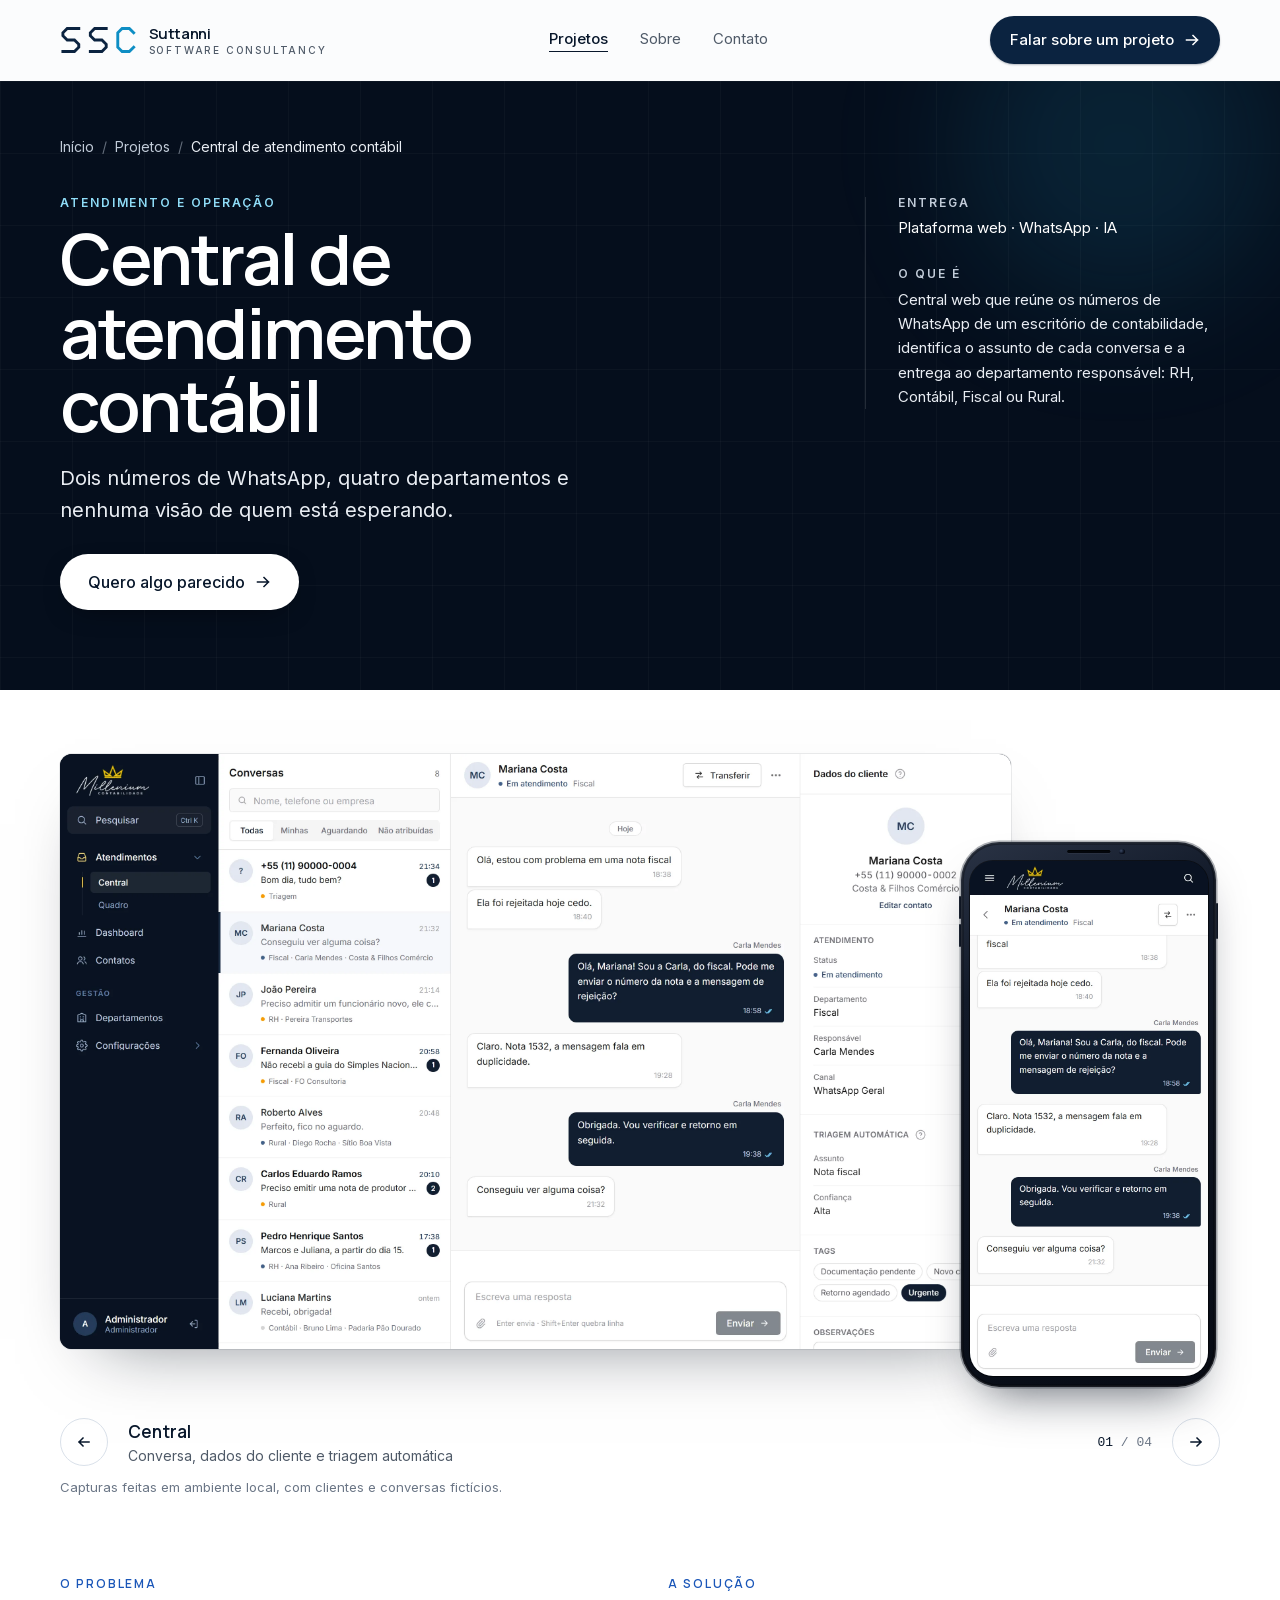
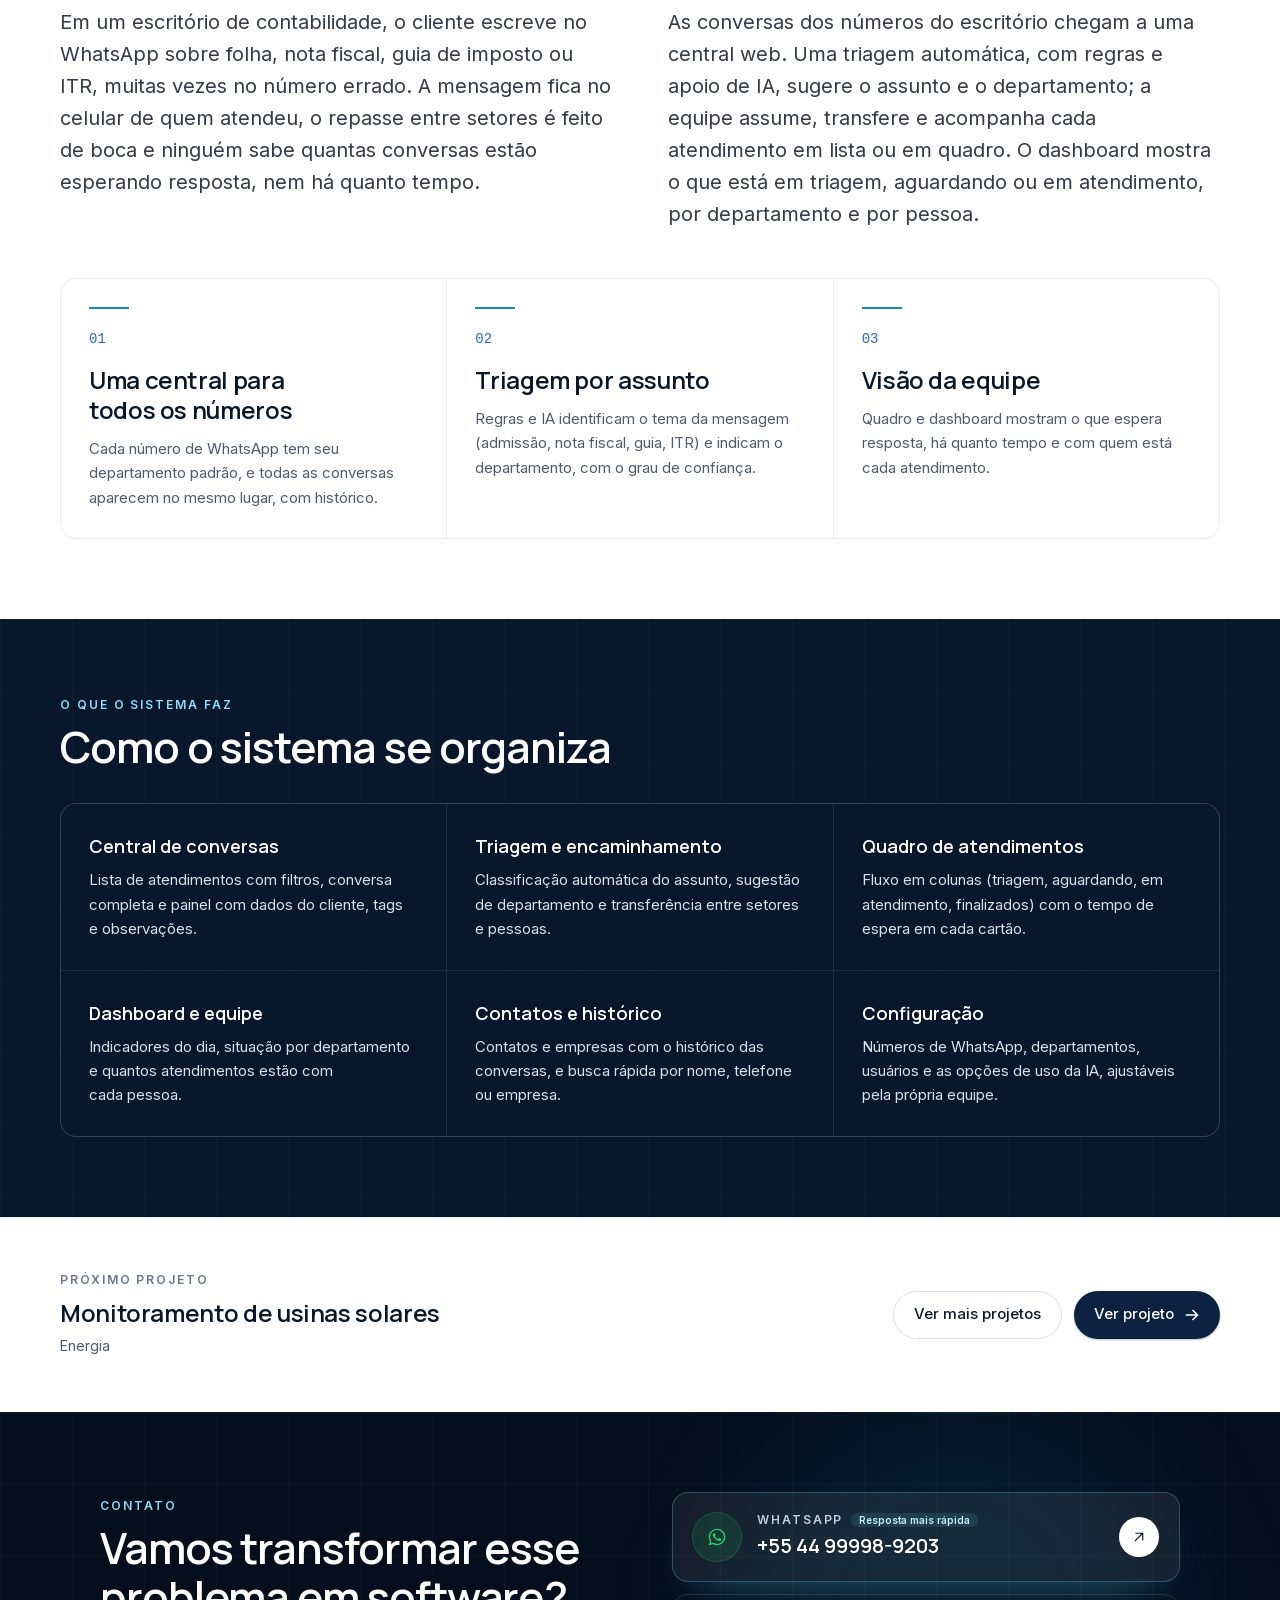
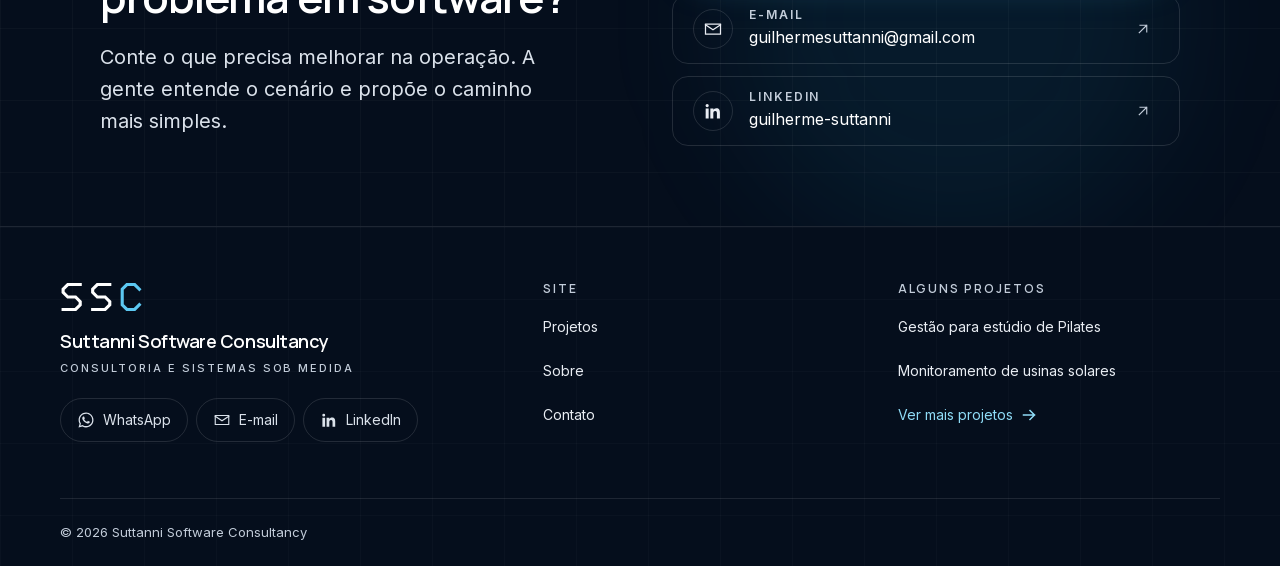
<file: projetos/millenium-atendimento/index.html>
<!DOCTYPE html><html lang="pt-BR" class="manrope_9e067a5b-module__vT7MWq__variable inter_2fe1ab3d-module__-T-KAq__variable"><head><meta charSet="utf-8"/><meta name="viewport" content="width=device-width, initial-scale=1"/><link rel="preload" href="/_next/static/media/83afe278b6a6bb3c-s.p.2bn3s6zvc0dyp.woff2" as="font" crossorigin="" type="font/woff2"/><link rel="preload" href="/_next/static/media/a343f882a40d2cc9-s.p.1sj6eobyi31rd.woff2" as="font" crossorigin="" type="font/woff2"/><link rel="preload" as="image" href="/projects/millenium-atendimento/desktop/central.webp"/><link rel="stylesheet" href="/_next/static/chunks/3ee8nvfncs0bu.css" data-precedence="next"/><link rel="preload" as="script" fetchPriority="low" href="/_next/static/chunks/3s6nzrbk-8mnv.js"/><script src="/_next/static/chunks/19mx3mg6lkumu.js" async=""></script><script src="/_next/static/chunks/1k__zuwipnzw8.js" async=""></script><script src="/_next/static/chunks/344n2zhqbh4pn.js" async=""></script><script src="/_next/static/chunks/turbopack-17znwwc_v55e2.js" async=""></script><script src="/_next/static/chunks/2_4q1vv5acecj.js" async=""></script><script src="/_next/static/chunks/1dckt2_fr9b4q.js" async=""></script><script src="/_next/static/chunks/39ydkgmq0q9n7.js" async=""></script><meta name="theme-color" content="#050e1c"/><meta name="color-scheme" content="light"/><title>Central de atendimento contábil · Atendimento e operação | Suttanni Software Consultancy</title><meta name="description" content="Os números de WhatsApp de um escritório contábil em uma central só, com triagem por assunto e encaminhamento ao departamento certo."/><meta name="application-name" content="Suttanni Software Consultancy"/><meta name="author" content="Suttanni Software Consultancy"/><meta name="keywords" content="software sob medida,desenvolvimento de sistemas,consultoria em tecnologia,automação de processos,modernização de sistemas,sistemas para empresas"/><meta name="creator" content="Suttanni Software Consultancy"/><meta name="publisher" content="Suttanni Software Consultancy"/><meta name="robots" content="index, follow"/><meta name="googlebot" content="index, follow, max-image-preview:large"/><meta name="category" content="technology"/><link rel="canonical" href="https://guisuttanni.github.io/projetos/millenium-atendimento/"/><meta property="og:title" content="Central de atendimento contábil · Atendimento e operação"/><meta property="og:description" content="Os números de WhatsApp de um escritório contábil em uma central só, com triagem por assunto e encaminhamento ao departamento certo."/><meta property="og:url" content="https://guisuttanni.github.io/projetos/millenium-atendimento/"/><meta property="og:site_name" content="Suttanni Software Consultancy"/><meta property="og:locale" content="pt_BR"/><meta property="og:image" content="https://guisuttanni.github.io/projetos/millenium-atendimento/og.png"/><meta property="og:image:width" content="1200"/><meta property="og:image:height" content="630"/><meta property="og:image:alt" content="Central de atendimento contábil · Atendimento e operação"/><meta property="og:type" content="website"/><meta name="twitter:card" content="summary_large_image"/><meta name="twitter:title" content="Central de atendimento contábil · Atendimento e operação"/><meta name="twitter:description" content="Os números de WhatsApp de um escritório contábil em uma central só, com triagem por assunto e encaminhamento ao departamento certo."/><meta name="twitter:image" content="https://guisuttanni.github.io/projetos/millenium-atendimento/og.png"/><meta name="twitter:image:alt" content="Central de atendimento contábil · Atendimento e operação"/><meta name="twitter:image:width" content="1200"/><meta name="twitter:image:height" content="630"/><link rel="icon" href="https://guisuttanni.github.io/icon.svg" type="image/svg+xml"/><link rel="apple-touch-icon" href="https://guisuttanni.github.io/apple-touch-icon.png" sizes="180x180" type="image/png"/><meta name="next-size-adjust" content=""/><noscript><style>.reveal { opacity: 1 !important; transform: none !important; }</style></noscript><script src="/_next/static/chunks/0cz1d0mv5g_q7.js" noModule=""></script></head><body class="min-h-dvh antialiased"><div hidden=""><!--$--><!--/$--></div><a href="#conteudo" class="sr-only rounded-full bg-navy-900 px-5 py-3 text-sm text-white focus:not-sr-only focus:fixed focus:top-4 focus:left-4 focus:z-[60]">Ir para o conteúdo</a><header class="sticky top-0 z-50 border-b transition-[border-color] duration-300 ease-[var(--ease-out-soft)] border-transparent"><div aria-hidden="true" class="absolute inset-0 -z-10 bg-mist-50/85 backdrop-blur-md transition-opacity duration-300 ease-[var(--ease-out-soft)] supports-[backdrop-filter]:bg-mist-50/75 opacity-0"></div><div class="mx-auto w-full max-w-[1240px] px-5 sm:px-8 lg:px-10 "><div class="flex h-16 items-center justify-between gap-4 transition-[height] duration-300 ease-[var(--ease-out-soft)] lg:h-20"><a class="-m-2 rounded-lg p-2" aria-label="Suttanni Software Consultancy, página inicial" href="/"><span class="flex items-center gap-3 "><svg viewBox="0 0 106 36" fill="none" aria-hidden="true" focusable="false" class="h-6 w-auto shrink-0 sm:h-[26px]" shape-rendering="geometricPrecision"><g stroke-width="4" stroke-linecap="square" stroke-linejoin="miter"><path d="M24 2 H8 L2 8 V12 L8 18 H18 L24 24 V28 L18 34 H2" stroke="#0b2340" transform="translate(2 0)"></path><path d="M24 2 H8 L2 8 V12 L8 18 H18 L24 24 V28 L18 34 H2" stroke="#0b2340" transform="translate(40 0)"></path><path d="M24 8 L18 2 H8 L2 8 V28 L8 34 H18 L24 28" stroke="#0e8ec4" transform="translate(78 0)"></path></g></svg><span class="hidden min-w-0 flex-col leading-none lg:flex"><span class="font-display text-[0.9375rem] font-semibold tracking-tight text-navy-900">Suttanni</span><span class="mt-1 text-[0.625rem] font-medium uppercase tracking-[0.18em] text-graphite-500">Software Consultancy</span></span></span></a><nav aria-label="Principal" class="hidden items-center gap-1 md:flex"><a aria-current="page" class="group inline-flex min-h-10 items-center rounded-full px-3.5 text-[0.9375rem] transition-colors duration-200 hover:text-navy-900 text-navy-900 font-medium" href="/projetos/"><span class="link-line pb-0.5" data-active="">Projetos</span></a><a class="group inline-flex min-h-10 items-center rounded-full px-3.5 text-[0.9375rem] transition-colors duration-200 hover:text-navy-900 text-graphite-500" href="/sobre/"><span class="link-line pb-0.5">Sobre</span></a><a class="group inline-flex min-h-10 items-center rounded-full px-3.5 text-[0.9375rem] transition-colors duration-200 hover:text-navy-900 text-graphite-500" href="/contato/"><span class="link-line pb-0.5">Contato</span></a></nav><div class="flex items-center gap-2"><div class="hidden md:block"><a class="group/btn inline-flex items-center justify-center gap-2.5 rounded-full font-medium transition-[background-color,color,border-color,transform,translate,scale,box-shadow] duration-200 ease-[var(--ease-out-soft)] hover:-translate-y-px active:translate-y-0 whitespace-nowrap bg-navy-800 text-white shadow-[0_1px_2px_rgba(8,23,43,0.28)] hover:bg-navy-700 hover:shadow-[0_12px_28px_-12px_rgba(8,23,43,0.7)] min-h-12 px-5 text-[0.9375rem] " href="/contato/">Falar sobre um projeto<svg viewBox="0 0 16 16" fill="none" aria-hidden="true" class="h-4 w-4 transition-transform duration-200 ease-[var(--ease-out-soft)] group-hover/btn:translate-x-1 "><path d="M2.5 8h11m0 0L9 3.5M13.5 8 9 12.5" stroke="currentColor" stroke-width="1.5" stroke-linecap="square"></path></svg></a></div><button type="button" aria-expanded="false" aria-controls="menu-mobile" aria-label="Abrir menu" class="relative -mr-2 flex h-12 w-12 items-center justify-center rounded-full text-navy-900 transition-colors hover:bg-mist-200/70 md:hidden"><span class="sr-only">Abrir menu</span><span aria-hidden="true" class="flex h-4 w-5 flex-col justify-between"><span class="block h-px w-full origin-center bg-current transition-transform duration-300 ease-[var(--ease-out-soft)] "></span><span class="block h-px w-full bg-current transition-opacity duration-200 opacity-100"></span><span class="block h-px w-full origin-center bg-current transition-transform duration-300 ease-[var(--ease-out-soft)] "></span></span></button></div></div></div><div id="menu-mobile" inert="" aria-hidden="true" class="fixed inset-x-0 top-16 bottom-0 z-40 overflow-y-auto border-t border-mist-200 bg-mist-50 transition-[opacity,visibility,transform,translate,scale] duration-300 ease-[var(--ease-out-soft)] md:hidden invisible -translate-y-2 opacity-0"><div class="mx-auto w-full max-w-[1240px] px-5 sm:px-8 lg:px-10 flex min-h-full flex-col pt-6 pb-10"><nav aria-label="Menu" class="flex flex-col"><a class="group flex items-center justify-between border-b border-mist-200 py-5 text-h3 font-display font-semibold text-navy-900 transition-[opacity,transform,translate,scale] duration-500 ease-[var(--ease-out-soft)] translate-y-2 opacity-0" style="transition-delay:0ms" href="/projetos/">Projetos<svg viewBox="0 0 16 16" fill="none" aria-hidden="true" class="h-4 w-4 transition-transform duration-200 ease-[var(--ease-out-soft)] group-hover/btn:translate-x-1 text-graphite-400 transition-transform duration-200 group-hover:translate-x-1"><path d="M2.5 8h11m0 0L9 3.5M13.5 8 9 12.5" stroke="currentColor" stroke-width="1.5" stroke-linecap="square"></path></svg></a><a class="group flex items-center justify-between border-b border-mist-200 py-5 text-h3 font-display font-semibold text-navy-900 transition-[opacity,transform,translate,scale] duration-500 ease-[var(--ease-out-soft)] translate-y-2 opacity-0" style="transition-delay:0ms" href="/sobre/">Sobre<svg viewBox="0 0 16 16" fill="none" aria-hidden="true" class="h-4 w-4 transition-transform duration-200 ease-[var(--ease-out-soft)] group-hover/btn:translate-x-1 text-graphite-400 transition-transform duration-200 group-hover:translate-x-1"><path d="M2.5 8h11m0 0L9 3.5M13.5 8 9 12.5" stroke="currentColor" stroke-width="1.5" stroke-linecap="square"></path></svg></a><a class="group flex items-center justify-between border-b border-mist-200 py-5 text-h3 font-display font-semibold text-navy-900 transition-[opacity,transform,translate,scale] duration-500 ease-[var(--ease-out-soft)] translate-y-2 opacity-0" style="transition-delay:0ms" href="/contato/">Contato<svg viewBox="0 0 16 16" fill="none" aria-hidden="true" class="h-4 w-4 transition-transform duration-200 ease-[var(--ease-out-soft)] group-hover/btn:translate-x-1 text-graphite-400 transition-transform duration-200 group-hover:translate-x-1"><path d="M2.5 8h11m0 0L9 3.5M13.5 8 9 12.5" stroke="currentColor" stroke-width="1.5" stroke-linecap="square"></path></svg></a></nav><div class="mt-8 flex flex-col gap-3"><a class="group/btn inline-flex items-center justify-center gap-2.5 rounded-full font-medium transition-[background-color,color,border-color,transform,translate,scale,box-shadow] duration-200 ease-[var(--ease-out-soft)] hover:-translate-y-px active:translate-y-0 whitespace-nowrap bg-navy-800 text-white shadow-[0_1px_2px_rgba(8,23,43,0.28)] hover:bg-navy-700 hover:shadow-[0_12px_28px_-12px_rgba(8,23,43,0.7)] min-h-13 px-6 text-base sm:min-h-14 sm:px-7 w-full" href="/contato/">Falar sobre um projeto<svg viewBox="0 0 16 16" fill="none" aria-hidden="true" class="h-4 w-4 transition-transform duration-200 ease-[var(--ease-out-soft)] group-hover/btn:translate-x-1 "><path d="M2.5 8h11m0 0L9 3.5M13.5 8 9 12.5" stroke="currentColor" stroke-width="1.5" stroke-linecap="square"></path></svg></a><a href="https://wa.me/5544999989203?text=Ol%C3%A1!%20Conheci%20a%20Suttanni%20Software%20Consultancy%20pelo%20site%20e%20gostaria%20de%20conversar%20sobre%20um%20projeto." class="group/btn inline-flex items-center justify-center gap-2.5 rounded-full font-medium transition-[background-color,color,border-color,transform,translate,scale,box-shadow] duration-200 ease-[var(--ease-out-soft)] hover:-translate-y-px active:translate-y-0 whitespace-nowrap border border-mist-300 bg-white text-navy-900 hover:border-navy-800 hover:shadow-[0_10px_24px_-16px_rgba(8,23,43,0.45)] min-h-13 px-6 text-base sm:min-h-14 sm:px-7 w-full" target="_blank" rel="noopener noreferrer"><svg viewBox="0 0 24 24" fill="currentColor" aria-hidden="true" class="h-5 w-5 text-[#25D366]"><path d="M12.04 2C6.58 2 2.13 6.45 2.13 11.91c0 1.75.46 3.45 1.32 4.95L2 22l5.25-1.38a9.87 9.87 0 0 0 4.79 1.22h.01c5.46 0 9.91-4.45 9.91-9.91 0-2.65-1.03-5.14-2.9-7.01A9.82 9.82 0 0 0 12.04 2Zm0 18.15h-.01a8.2 8.2 0 0 1-4.19-1.15l-.3-.18-3.12.82.83-3.04-.2-.31a8.2 8.2 0 0 1-1.26-4.38c0-4.54 3.7-8.24 8.25-8.24 2.2 0 4.27.86 5.83 2.42a8.19 8.19 0 0 1 2.41 5.83c0 4.54-3.7 8.23-8.24 8.23Zm4.52-6.17c-.25-.12-1.47-.72-1.69-.81-.23-.08-.39-.12-.56.13-.16.24-.64.8-.78.97-.15.16-.29.18-.53.06-.25-.13-1.05-.39-1.99-1.23-.74-.66-1.23-1.47-1.38-1.72-.14-.25-.01-.38.11-.5.11-.11.25-.29.37-.43.12-.15.16-.25.25-.41.08-.17.04-.31-.02-.43-.06-.12-.56-1.34-.76-1.84-.2-.48-.4-.42-.56-.43h-.47c-.17 0-.43.06-.66.31-.22.25-.87.85-.87 2.07 0 1.22.89 2.4 1.02 2.56.12.17 1.75 2.67 4.24 3.74.59.26 1.05.41 1.41.52.59.19 1.13.16 1.56.1.47-.07 1.47-.6 1.67-1.18.21-.58.21-1.07.15-1.18-.06-.11-.23-.17-.48-.29Z"></path></svg>WhatsApp</a></div><div class="mt-auto pt-10"><p class="text-eyebrow font-semibold uppercase text-graphite-400">Contato direto</p><a href="mailto:guilhermesuttanni@gmail.com" class="mt-3 block [overflow-wrap:anywhere] text-[0.9375rem] text-graphite-700 underline-offset-4 hover:underline">guilhermesuttanni@gmail.com</a><a href="https://wa.me/5544999989203?text=Ol%C3%A1!%20Conheci%20a%20Suttanni%20Software%20Consultancy%20pelo%20site%20e%20gostaria%20de%20conversar%20sobre%20um%20projeto." target="_blank" rel="noopener noreferrer" class="mt-1 block text-[0.9375rem] text-graphite-700 underline-offset-4 hover:underline">+55 44 99998-9203</a></div></div></div></header><main id="conteudo"><script type="application/ld+json">{"@context":"https://schema.org","@graph":[{"@type":"CreativeWork","@id":"https://guisuttanni.github.io/projetos/millenium-atendimento/#projeto","name":"Central de atendimento contábil","headline":"Central de atendimento contábil","description":"Os números de WhatsApp de um escritório contábil em uma central só, com triagem por assunto e encaminhamento ao departamento certo.","about":"Atendimento e operação","url":"https://guisuttanni.github.io/projetos/millenium-atendimento/","inLanguage":"pt-BR","creator":{"@id":"https://guisuttanni.github.io/#organizacao"}},{"@type":"BreadcrumbList","itemListElement":[{"@type":"ListItem","position":1,"name":"Início","item":"https://guisuttanni.github.io/"},{"@type":"ListItem","position":2,"name":"Projetos","item":"https://guisuttanni.github.io/projetos/"},{"@type":"ListItem","position":3,"name":"Central de atendimento contábil","item":"https://guisuttanni.github.io/projetos/millenium-atendimento/"}]}]}</script><section class="relative overflow-hidden bg-navy-950 pt-10 pb-14 text-white sm:pt-12 sm:pb-16 lg:pb-20"><div aria-hidden="true" class="ssc-grid grid-drift absolute inset-0 opacity-50"></div><div aria-hidden="true" class="absolute -top-24 right-0 h-80 w-80 rounded-full bg-signal-500/12 blur-3xl"></div><div class="mx-auto w-full max-w-[1240px] px-5 sm:px-8 lg:px-10 relative"><nav aria-label="Trilha de navegação" class="text-sm text-mist-400"><ol class="flex flex-wrap items-center gap-2"><li><a class="inline-flex min-h-9 items-center transition-colors hover:text-white" href="/">Início</a></li><li aria-hidden="true" class="text-mist-400/50">/</li><li><a class="inline-flex min-h-9 items-center transition-colors hover:text-white" href="/projetos/">Projetos</a></li><li aria-hidden="true" class="text-mist-400/50">/</li><li class="text-mist-200" aria-current="page">Central de atendimento contábil</li></ol></nav><div class="mt-8 grid gap-10 lg:grid-cols-12 lg:gap-12"><div class="lg:col-span-7"><div class="reveal  "><span class="block text-eyebrow font-semibold uppercase [text-wrap:balance] text-signal-300 ">Atendimento e operação</span><h1 class="mt-3 text-display font-semibold text-white">Central de atendimento contábil</h1><p class="mt-5 max-w-xl text-lead text-mist-200">Dois números de WhatsApp, quatro departamentos e nenhuma visão de quem está esperando.</p></div><div class="reveal  " style="--reveal-delay:80ms"><div class="mt-7 flex flex-col gap-3 sm:flex-row"><a class="group/btn inline-flex items-center justify-center gap-2.5 rounded-full font-medium transition-[background-color,color,border-color,transform,translate,scale,box-shadow] duration-200 ease-[var(--ease-out-soft)] hover:-translate-y-px active:translate-y-0 whitespace-nowrap bg-white text-navy-900 shadow-[0_8px_30px_-16px_rgba(0,0,0,0.8)] hover:shadow-[0_0_0_4px_rgb(92_200_242/0.18),0_14px_34px_-14px_rgba(0,0,0,0.85)] min-h-13 px-6 text-base sm:min-h-14 sm:px-7 " href="/contato/">Quero algo parecido<svg viewBox="0 0 16 16" fill="none" aria-hidden="true" class="h-4 w-4 transition-transform duration-200 ease-[var(--ease-out-soft)] group-hover/btn:translate-x-1 "><path d="M2.5 8h11m0 0L9 3.5M13.5 8 9 12.5" stroke="currentColor" stroke-width="1.5" stroke-linecap="square"></path></svg></a></div></div></div><div class="reveal  lg:col-span-4 lg:col-start-9" style="--reveal-delay:120ms"><dl class="grid gap-x-6 gap-y-7 border-t border-white/12 pt-8 sm:grid-cols-2 lg:grid-cols-1 lg:border-t-0 lg:border-l lg:pt-0 lg:pl-8"><div><dt class="text-eyebrow font-semibold uppercase text-mist-400">Entrega</dt><dd class="mt-2 flex flex-wrap gap-x-2 gap-y-1 text-[0.9375rem] text-white">Plataforma web · WhatsApp · IA</dd></div><div class="sm:col-span-2 lg:col-span-1"><dt class="text-eyebrow font-semibold uppercase text-mist-400">O que é</dt><dd class="mt-2 text-[0.9375rem] leading-relaxed text-mist-200">Central web que reúne os números de WhatsApp de um escritório de contabilidade, identifica o assunto de cada conversa e a entrega ao departamento responsável: RH, Contábil, Fiscal ou Rural.</dd></div></dl></div></div></div></section><section class="bg-white pt-10 sm:pt-14 lg:pt-16"><div class="mx-auto w-full max-w-[1240px] px-5 sm:px-8 lg:px-10 "><div class="reveal reveal-soft mx-auto max-w-[1160px]"><div role="region" aria-roledescription="carrossel" aria-label="Telas do sistema" tabindex="0" class="rounded-xl outline-none focus-visible:ring-2 focus-visible:ring-accent-600 focus-visible:ring-offset-8"><div><div class="device-stage  "><div class="device-screen"><img src="/projects/millenium-atendimento/desktop/central.webp" alt="Central de atendimentos com a lista de conversas, uma conversa aberta sobre nota fiscal e o painel do cliente com departamento, responsável, triagem automática e tags" aria-hidden="false" width="2880" height="1800" loading="eager" decoding="async" class="device-layer is-active"/><img src="/projects/millenium-atendimento/desktop/quadro.webp" alt="" aria-hidden="true" width="2880" height="1800" loading="lazy" decoding="async" class="device-layer "/><img src="/projects/millenium-atendimento/desktop/departamentos.webp" alt="" aria-hidden="true" width="2880" height="1800" loading="lazy" decoding="async" class="device-layer "/></div><div class="device-phone"><div class="phone-shell "><div class="phone-body"><span aria-hidden="true" class="phone-button phone-button--power"></span><span aria-hidden="true" class="phone-button phone-button--volume-up"></span><span aria-hidden="true" class="phone-button phone-button--volume-down"></span><span aria-hidden="true" class="phone-speaker"></span><span aria-hidden="true" class="phone-camera"></span><div class="phone-screen"><img src="/projects/millenium-atendimento/mobile/conversa-mobile.webp" alt="Conversa aberta no celular entre uma cliente e a atendente do departamento fiscal" aria-hidden="false" width="780" height="1688" loading="lazy" decoding="async" class="device-layer device-layer--phone is-active"/><img src="/projects/millenium-atendimento/mobile/central-mobile.webp" alt="" aria-hidden="true" width="780" height="1688" loading="lazy" decoding="async" class="device-layer device-layer--phone "/><img src="/projects/millenium-atendimento/mobile/central-mobile.webp" alt="" aria-hidden="true" width="780" height="1688" loading="lazy" decoding="async" class="device-layer device-layer--phone "/></div></div></div></div></div></div><div class="mt-6 flex flex-wrap items-center gap-x-5 gap-y-4 sm:mt-8 sm:flex-nowrap"><button type="button" aria-label="Tela anterior" class="group/arrow flex shrink-0 items-center justify-center rounded-full border border-mist-300 bg-white text-navy-900 transition-[background-color,border-color,color,translate,box-shadow] duration-300 ease-[var(--ease-out-soft)] hover:-translate-y-px hover:border-navy-800 hover:bg-navy-800 hover:text-white hover:shadow-[0_10px_24px_-14px_rgba(8,23,43,0.7)] active:translate-y-0 active:bg-navy-900 active:text-white h-12 w-12 "><svg viewBox="0 0 16 16" fill="none" aria-hidden="true" class="h-4 w-4 transition-transform duration-300 ease-[var(--ease-out-soft)] group-hover/arrow:-translate-x-0.5"><path d="M13 8H3m0 0 4-4M3 8l4 4" stroke="currentColor" stroke-width="1.5" stroke-linecap="square"></path></svg></button><div class="order-first min-w-0 basis-full sm:order-none sm:flex-1 sm:basis-0"><p class="fade-in font-display text-[1.0625rem] font-semibold text-navy-900">Central</p><p class="fade-in mt-0.5 text-[0.875rem] leading-snug text-graphite-500">Conversa, dados do cliente e triagem automática</p></div><span class="flex-1 text-center font-mono text-[0.8125rem] text-graphite-400 sm:flex-none" aria-live="polite"><span class="text-navy-900">01</span> / <!-- -->04</span><button type="button" aria-label="Próxima tela" class="group/arrow flex shrink-0 items-center justify-center rounded-full border border-mist-300 bg-white text-navy-900 transition-[background-color,border-color,color,translate,box-shadow] duration-300 ease-[var(--ease-out-soft)] hover:-translate-y-px hover:border-navy-800 hover:bg-navy-800 hover:text-white hover:shadow-[0_10px_24px_-14px_rgba(8,23,43,0.7)] active:translate-y-0 active:bg-navy-900 active:text-white h-12 w-12 "><svg viewBox="0 0 16 16" fill="none" aria-hidden="true" class="h-4 w-4 transition-transform duration-300 ease-[var(--ease-out-soft)] group-hover/arrow:translate-x-0.5"><path d="M3 8h10m0 0L9 4m4 4-4 4" stroke="currentColor" stroke-width="1.5" stroke-linecap="square"></path></svg></button></div></div><p class="mt-3 text-[0.8125rem] text-graphite-400">Capturas feitas em ambiente local, com clientes e conversas fictícios.</p></div></div></section><section class="section bg-white"><div class="mx-auto w-full max-w-[1240px] px-5 sm:px-8 lg:px-10 "><div class="grid gap-10 lg:grid-cols-2 lg:gap-14"><div class="reveal  "><h2 class="block text-eyebrow font-semibold uppercase [text-wrap:balance] text-accent-700 ">O problema</h2><p class="mt-4 text-lead text-graphite-700">Em um escritório de contabilidade, o cliente escreve no WhatsApp sobre folha, nota fiscal, guia de imposto ou ITR, muitas vezes no número errado. A mensagem fica no celular de quem atendeu, o repasse entre setores é feito de boca e ninguém sabe quantas conversas estão esperando resposta, nem há quanto tempo.</p></div><div class="reveal  " style="--reveal-delay:80ms"><h2 class="block text-eyebrow font-semibold uppercase [text-wrap:balance] text-accent-700 ">A solução</h2><p class="mt-4 text-lead text-graphite-700">As conversas dos números do escritório chegam a uma central web. Uma triagem automática, com regras e apoio de IA, sugere o assunto e o departamento; a equipe assume, transfere e acompanha cada atendimento em lista ou em quadro. O dashboard mostra o que está em triagem, aguardando ou em atendimento, por departamento e por pessoa.</p></div></div><ul class="mt-12 grid gap-px overflow-hidden rounded-2xl border border-mist-200 bg-mist-200 lg:grid-cols-3"><li class="reveal  flex flex-col bg-white p-6 sm:p-7"><span aria-hidden="true" class="step-bar mb-5 block h-0.5 bg-signal-600"></span><span class="font-mono text-sm text-accent-600">01</span><h3 class="mt-4 text-h3 font-semibold text-navy-900">Uma central para todos os números</h3><p class="mt-3 text-[0.9375rem] leading-relaxed text-graphite-500">Cada número de WhatsApp tem seu departamento padrão, e todas as conversas aparecem no mesmo lugar, com histórico.</p></li><li class="reveal  flex flex-col bg-white p-6 sm:p-7" style="--reveal-delay:70ms"><span aria-hidden="true" class="step-bar mb-5 block h-0.5 bg-signal-600"></span><span class="font-mono text-sm text-accent-600">02</span><h3 class="mt-4 text-h3 font-semibold text-navy-900">Triagem por assunto</h3><p class="mt-3 text-[0.9375rem] leading-relaxed text-graphite-500">Regras e IA identificam o tema da mensagem (admissão, nota fiscal, guia, ITR) e indicam o departamento, com o grau de confiança.</p></li><li class="reveal  flex flex-col bg-white p-6 sm:p-7" style="--reveal-delay:140ms"><span aria-hidden="true" class="step-bar mb-5 block h-0.5 bg-signal-600"></span><span class="font-mono text-sm text-accent-600">03</span><h3 class="mt-4 text-h3 font-semibold text-navy-900">Visão da equipe</h3><p class="mt-3 text-[0.9375rem] leading-relaxed text-graphite-500">Quadro e dashboard mostram o que espera resposta, há quanto tempo e com quem está cada atendimento.</p></li></ul></div></section><section class="section relative overflow-hidden bg-navy-900 text-white"><div aria-hidden="true" class="ssc-grid grid-drift absolute inset-0 opacity-40"></div><div class="mx-auto w-full max-w-[1240px] px-5 sm:px-8 lg:px-10 relative"><div class="reveal  max-w-2xl"><span class="block text-eyebrow font-semibold uppercase [text-wrap:balance] text-signal-300 ">O que o sistema faz</span><h2 class="mt-3 text-h2 font-semibold text-white">Como o sistema se organiza</h2></div><ul class="mt-8 grid gap-px overflow-hidden rounded-2xl border border-white/10 bg-white/10 sm:grid-cols-2 lg:grid-cols-3"><li class="reveal  bg-navy-900 p-6 sm:p-7"><h3 class="font-display text-lg font-semibold text-white">Central de conversas</h3><p class="mt-2 text-[0.9375rem] leading-relaxed text-mist-300">Lista de atendimentos com filtros, conversa completa e painel com dados do cliente, tags e observações.</p></li><li class="reveal  bg-navy-900 p-6 sm:p-7" style="--reveal-delay:60ms"><h3 class="font-display text-lg font-semibold text-white">Triagem e encaminhamento</h3><p class="mt-2 text-[0.9375rem] leading-relaxed text-mist-300">Classificação automática do assunto, sugestão de departamento e transferência entre setores e pessoas.</p></li><li class="reveal  bg-navy-900 p-6 sm:p-7" style="--reveal-delay:120ms"><h3 class="font-display text-lg font-semibold text-white">Quadro de atendimentos</h3><p class="mt-2 text-[0.9375rem] leading-relaxed text-mist-300">Fluxo em colunas (triagem, aguardando, em atendimento, finalizados) com o tempo de espera em cada cartão.</p></li><li class="reveal  bg-navy-900 p-6 sm:p-7" style="--reveal-delay:180ms"><h3 class="font-display text-lg font-semibold text-white">Dashboard e equipe</h3><p class="mt-2 text-[0.9375rem] leading-relaxed text-mist-300">Indicadores do dia, situação por departamento e quantos atendimentos estão com cada pessoa.</p></li><li class="reveal  bg-navy-900 p-6 sm:p-7" style="--reveal-delay:240ms"><h3 class="font-display text-lg font-semibold text-white">Contatos e histórico</h3><p class="mt-2 text-[0.9375rem] leading-relaxed text-mist-300">Contatos e empresas com o histórico das conversas, e busca rápida por nome, telefone ou empresa.</p></li><li class="reveal  bg-navy-900 p-6 sm:p-7" style="--reveal-delay:300ms"><h3 class="font-display text-lg font-semibold text-white">Configuração</h3><p class="mt-2 text-[0.9375rem] leading-relaxed text-mist-300">Números de WhatsApp, departamentos, usuários e as opções de uso da IA, ajustáveis pela própria equipe.</p></li></ul></div></section><section class="section-tight border-t border-mist-200 bg-white"><div class="mx-auto w-full max-w-[1240px] px-5 sm:px-8 lg:px-10 "><div class="flex flex-col gap-6 sm:flex-row sm:items-center sm:justify-between"><div><p class="text-eyebrow font-semibold uppercase text-graphite-400">Próximo projeto</p><p class="mt-3 text-h3 font-display font-semibold text-navy-900">Monitoramento de usinas solares</p><p class="mt-2 text-sm text-graphite-500">Energia</p></div><div class="flex flex-col gap-3 sm:flex-row"><a class="group/btn inline-flex items-center justify-center gap-2.5 rounded-full font-medium transition-[background-color,color,border-color,transform,translate,scale,box-shadow] duration-200 ease-[var(--ease-out-soft)] hover:-translate-y-px active:translate-y-0 whitespace-nowrap border border-mist-300 bg-white text-navy-900 hover:border-navy-800 hover:shadow-[0_10px_24px_-16px_rgba(8,23,43,0.45)] min-h-12 px-5 text-[0.9375rem] " href="/projetos/">Ver mais projetos</a><a class="group/btn inline-flex items-center justify-center gap-2.5 rounded-full font-medium transition-[background-color,color,border-color,transform,translate,scale,box-shadow] duration-200 ease-[var(--ease-out-soft)] hover:-translate-y-px active:translate-y-0 whitespace-nowrap bg-navy-800 text-white shadow-[0_1px_2px_rgba(8,23,43,0.28)] hover:bg-navy-700 hover:shadow-[0_12px_28px_-12px_rgba(8,23,43,0.7)] min-h-12 px-5 text-[0.9375rem] " href="/projetos/g-smart/">Ver projeto<svg viewBox="0 0 16 16" fill="none" aria-hidden="true" class="h-4 w-4 transition-transform duration-200 ease-[var(--ease-out-soft)] group-hover/btn:translate-x-1 "><path d="M2.5 8h11m0 0L9 3.5M13.5 8 9 12.5" stroke="currentColor" stroke-width="1.5" stroke-linecap="square"></path></svg></a></div></div></div></section><section id="contato" class="section relative scroll-mt-24 overflow-hidden bg-navy-950 text-white"><div aria-hidden="true" class="ssc-grid grid-drift absolute inset-0 opacity-50"></div><div aria-hidden="true" class="absolute top-1/2 right-[8%] hidden h-[28rem] w-[28rem] -translate-y-1/2 rounded-full bg-signal-500/8 blur-3xl lg:block"></div><div class="mx-auto w-full max-w-[1240px] px-5 sm:px-8 lg:px-10 relative"><div class="mx-auto grid max-w-[1080px] gap-10 lg:grid-cols-2 lg:items-center lg:gap-16"><div class="reveal  "><span class="block text-eyebrow font-semibold uppercase [text-wrap:balance] text-signal-300 ">Contato</span><h2 class="mt-3 text-h2 font-semibold text-white">Vamos transformar esse problema em software?</h2><p class="mt-5 max-w-md text-lead text-mist-300">Conte o que precisa melhorar na operação. A gente entende o cenário e propõe o caminho mais simples.</p></div><ul class="grid gap-3"><li class="reveal  " style="--reveal-delay:80ms"><a href="https://wa.me/5544999989203?text=Ol%C3%A1!%20Conheci%20a%20Suttanni%20Software%20Consultancy%20pelo%20site%20e%20gostaria%20de%20conversar%20sobre%20um%20projeto." target="_blank" rel="noopener noreferrer" class="group relative flex items-center gap-4 rounded-2xl border transition-[background-color,border-color,transform,translate,scale,box-shadow] duration-300 ease-[var(--ease-out-soft)] hover:-translate-y-0.5 border-signal-400/30 bg-white/[0.07] p-4 shadow-[0_18px_40px_-28px_rgba(92,200,242,0.6)] hover:border-signal-400/60 hover:bg-white/10 sm:p-5"><span class="flex shrink-0 items-center justify-center rounded-full h-12 w-12 bg-[#25D366]/12 ring-1 ring-[#25D366]/30"><svg viewBox="0 0 24 24" fill="currentColor" aria-hidden="true" class="h-5 w-5 text-[#25D366]"><path d="M12.04 2C6.58 2 2.13 6.45 2.13 11.91c0 1.75.46 3.45 1.32 4.95L2 22l5.25-1.38a9.87 9.87 0 0 0 4.79 1.22h.01c5.46 0 9.91-4.45 9.91-9.91 0-2.65-1.03-5.14-2.9-7.01A9.82 9.82 0 0 0 12.04 2Zm0 18.15h-.01a8.2 8.2 0 0 1-4.19-1.15l-.3-.18-3.12.82.83-3.04-.2-.31a8.2 8.2 0 0 1-1.26-4.38c0-4.54 3.7-8.24 8.25-8.24 2.2 0 4.27.86 5.83 2.42a8.19 8.19 0 0 1 2.41 5.83c0 4.54-3.7 8.23-8.24 8.23Zm4.52-6.17c-.25-.12-1.47-.72-1.69-.81-.23-.08-.39-.12-.56.13-.16.24-.64.8-.78.97-.15.16-.29.18-.53.06-.25-.13-1.05-.39-1.99-1.23-.74-.66-1.23-1.47-1.38-1.72-.14-.25-.01-.38.11-.5.11-.11.25-.29.37-.43.12-.15.16-.25.25-.41.08-.17.04-.31-.02-.43-.06-.12-.56-1.34-.76-1.84-.2-.48-.4-.42-.56-.43h-.47c-.17 0-.43.06-.66.31-.22.25-.87.85-.87 2.07 0 1.22.89 2.4 1.02 2.56.12.17 1.75 2.67 4.24 3.74.59.26 1.05.41 1.41.52.59.19 1.13.16 1.56.1.47-.07 1.47-.6 1.67-1.18.21-.58.21-1.07.15-1.18-.06-.11-.23-.17-.48-.29Z"></path></svg></span><span class="min-w-0 flex-1"><span class="flex flex-wrap items-center gap-x-2 gap-y-1 text-eyebrow font-semibold uppercase text-mist-400">WhatsApp<span class="rounded-full bg-signal-400/12 px-2 py-0.5 text-[0.625rem] tracking-normal text-signal-200 normal-case">Resposta mais rápida</span></span><span class="mt-1 block [overflow-wrap:anywhere] text-white font-display text-[clamp(1.0625rem,4.4vw,1.25rem)] font-semibold">+55 44 99998-9203</span></span><span aria-hidden="true" class="hidden shrink-0 items-center justify-center rounded-full transition-[background-color,color,transform,translate,scale] duration-300 ease-[var(--ease-out-soft)] min-[400px]:flex h-10 w-10 bg-white text-navy-900 group-hover:translate-x-0.5"><svg viewBox="0 0 24 24" aria-hidden="true" class="h-4.5 w-4.5 transition-transform duration-300 group-hover:-translate-y-px group-hover:translate-x-px" fill="none" stroke="currentColor" stroke-width="1.5" stroke-linecap="square" stroke-linejoin="miter"><path d="M7 17 17 7M8 7h9v9"></path></svg></span></a></li><li class="reveal  " style="--reveal-delay:150ms"><a href="mailto:guilhermesuttanni@gmail.com" class="group relative flex items-center gap-4 rounded-2xl border transition-[background-color,border-color,transform,translate,scale,box-shadow] duration-300 ease-[var(--ease-out-soft)] hover:-translate-y-0.5 border-white/12 px-4 py-3.5 hover:border-white/30 hover:bg-white/5 sm:px-5"><span class="flex shrink-0 items-center justify-center rounded-full h-10 w-10 border border-white/12 text-mist-200"><svg viewBox="0 0 24 24" aria-hidden="true" class="h-5 w-5" fill="none" stroke="currentColor" stroke-width="1.5" stroke-linecap="square" stroke-linejoin="miter"><path d="M3 6h18v12H3z"></path><path d="m3 7 9 6 9-6"></path></svg></span><span class="min-w-0 flex-1"><span class="flex flex-wrap items-center gap-x-2 gap-y-1 text-eyebrow font-semibold uppercase text-mist-400">E-mail</span><span class="mt-1 block [overflow-wrap:anywhere] text-white text-[clamp(0.8125rem,3.6vw,1rem)]">guilhermesuttanni@gmail.com</span></span><span aria-hidden="true" class="hidden shrink-0 items-center justify-center rounded-full transition-[background-color,color,transform,translate,scale] duration-300 ease-[var(--ease-out-soft)] min-[400px]:flex h-8 w-8 text-mist-400 group-hover:text-white"><svg viewBox="0 0 24 24" aria-hidden="true" class="h-4.5 w-4.5 transition-transform duration-300 group-hover:-translate-y-px group-hover:translate-x-px" fill="none" stroke="currentColor" stroke-width="1.5" stroke-linecap="square" stroke-linejoin="miter"><path d="M7 17 17 7M8 7h9v9"></path></svg></span></a></li><li class="reveal  " style="--reveal-delay:220ms"><a href="https://www.linkedin.com/in/guilherme-suttanni" target="_blank" rel="noopener noreferrer" class="group relative flex items-center gap-4 rounded-2xl border transition-[background-color,border-color,transform,translate,scale,box-shadow] duration-300 ease-[var(--ease-out-soft)] hover:-translate-y-0.5 border-white/12 px-4 py-3.5 hover:border-white/30 hover:bg-white/5 sm:px-5"><span class="flex shrink-0 items-center justify-center rounded-full h-10 w-10 border border-white/12 text-mist-200"><svg viewBox="0 0 24 24" fill="currentColor" aria-hidden="true" class="h-5 w-5"><path d="M6.94 5.5a1.94 1.94 0 1 1-3.88 0 1.94 1.94 0 0 1 3.88 0ZM3.2 8.93h3.6V21H3.2V8.93Zm5.85 0h3.45v1.65h.05c.48-.9 1.66-1.86 3.41-1.86 3.65 0 4.33 2.36 4.33 5.44V21h-3.6v-5.9c0-1.41-.03-3.22-2-3.22-2 0-2.3 1.53-2.3 3.11V21h-3.6V8.93Z"></path></svg></span><span class="min-w-0 flex-1"><span class="flex flex-wrap items-center gap-x-2 gap-y-1 text-eyebrow font-semibold uppercase text-mist-400">LinkedIn</span><span class="mt-1 block [overflow-wrap:anywhere] text-white text-[clamp(0.8125rem,3.6vw,1rem)]">guilherme-suttanni</span></span><span aria-hidden="true" class="hidden shrink-0 items-center justify-center rounded-full transition-[background-color,color,transform,translate,scale] duration-300 ease-[var(--ease-out-soft)] min-[400px]:flex h-8 w-8 text-mist-400 group-hover:text-white"><svg viewBox="0 0 24 24" aria-hidden="true" class="h-4.5 w-4.5 transition-transform duration-300 group-hover:-translate-y-px group-hover:translate-x-px" fill="none" stroke="currentColor" stroke-width="1.5" stroke-linecap="square" stroke-linejoin="miter"><path d="M7 17 17 7M8 7h9v9"></path></svg></span></a></li></ul></div></div></section><!--$--><!--/$--></main><footer class="relative overflow-hidden border-t border-white/10 bg-navy-950 text-mist-300"><div aria-hidden="true" class="ssc-grid absolute inset-0 opacity-40"></div><div class="mx-auto w-full max-w-[1240px] px-5 sm:px-8 lg:px-10 relative"><div class="grid gap-8 py-10 sm:py-14 lg:grid-cols-[1.4fr_1fr_1fr] lg:gap-8"><div class="max-w-sm"><span class="flex flex-col items-start gap-4 "><svg viewBox="0 0 106 36" fill="none" aria-hidden="true" focusable="false" class="h-7 w-auto" shape-rendering="geometricPrecision"><g stroke-width="4" stroke-linecap="square" stroke-linejoin="miter"><path d="M24 2 H8 L2 8 V12 L8 18 H18 L24 24 V28 L18 34 H2" stroke="#ffffff" transform="translate(2 0)"></path><path d="M24 2 H8 L2 8 V12 L8 18 H18 L24 24 V28 L18 34 H2" stroke="#ffffff" transform="translate(40 0)"></path><path d="M24 8 L18 2 H8 L2 8 V28 L8 34 H18 L24 28" stroke="#5cc8f2" transform="translate(78 0)"></path></g></svg><span class="flex flex-col leading-none"><span class="font-display text-lg font-semibold tracking-tight text-white">Suttanni Software Consultancy</span><span class="mt-2 text-[0.6875rem] font-medium uppercase tracking-[0.18em] text-mist-400 [text-wrap:balance]">Consultoria e sistemas sob medida</span></span></span><div class="mt-6 flex flex-wrap gap-2"><a href="https://wa.me/5544999989203?text=Ol%C3%A1!%20Conheci%20a%20Suttanni%20Software%20Consultancy%20pelo%20site%20e%20gostaria%20de%20conversar%20sobre%20um%20projeto." target="_blank" rel="noopener noreferrer" class="flex h-11 items-center gap-2 rounded-full border border-white/12 px-4 text-sm text-mist-300 transition-colors duration-200 hover:border-white/35 hover:text-white"><svg viewBox="0 0 24 24" fill="currentColor" aria-hidden="true" class="h-4.5 w-4.5"><path d="M12.04 2C6.58 2 2.13 6.45 2.13 11.91c0 1.75.46 3.45 1.32 4.95L2 22l5.25-1.38a9.87 9.87 0 0 0 4.79 1.22h.01c5.46 0 9.91-4.45 9.91-9.91 0-2.65-1.03-5.14-2.9-7.01A9.82 9.82 0 0 0 12.04 2Zm0 18.15h-.01a8.2 8.2 0 0 1-4.19-1.15l-.3-.18-3.12.82.83-3.04-.2-.31a8.2 8.2 0 0 1-1.26-4.38c0-4.54 3.7-8.24 8.25-8.24 2.2 0 4.27.86 5.83 2.42a8.19 8.19 0 0 1 2.41 5.83c0 4.54-3.7 8.23-8.24 8.23Zm4.52-6.17c-.25-.12-1.47-.72-1.69-.81-.23-.08-.39-.12-.56.13-.16.24-.64.8-.78.97-.15.16-.29.18-.53.06-.25-.13-1.05-.39-1.99-1.23-.74-.66-1.23-1.47-1.38-1.72-.14-.25-.01-.38.11-.5.11-.11.25-.29.37-.43.12-.15.16-.25.25-.41.08-.17.04-.31-.02-.43-.06-.12-.56-1.34-.76-1.84-.2-.48-.4-.42-.56-.43h-.47c-.17 0-.43.06-.66.31-.22.25-.87.85-.87 2.07 0 1.22.89 2.4 1.02 2.56.12.17 1.75 2.67 4.24 3.74.59.26 1.05.41 1.41.52.59.19 1.13.16 1.56.1.47-.07 1.47-.6 1.67-1.18.21-.58.21-1.07.15-1.18-.06-.11-.23-.17-.48-.29Z"></path></svg>WhatsApp</a><a href="mailto:guilhermesuttanni@gmail.com" class="flex h-11 items-center gap-2 rounded-full border border-white/12 px-4 text-sm text-mist-300 transition-colors duration-200 hover:border-white/35 hover:text-white"><svg viewBox="0 0 24 24" aria-hidden="true" class="h-4.5 w-4.5" fill="none" stroke="currentColor" stroke-width="1.5" stroke-linecap="square" stroke-linejoin="miter"><path d="M3 6h18v12H3z"></path><path d="m3 7 9 6 9-6"></path></svg>E-mail</a><a href="https://www.linkedin.com/in/guilherme-suttanni" target="_blank" rel="noopener noreferrer" class="flex h-11 items-center gap-2 rounded-full border border-white/12 px-4 text-sm text-mist-300 transition-colors duration-200 hover:border-white/35 hover:text-white"><svg viewBox="0 0 24 24" fill="currentColor" aria-hidden="true" class="h-4.5 w-4.5"><path d="M6.94 5.5a1.94 1.94 0 1 1-3.88 0 1.94 1.94 0 0 1 3.88 0ZM3.2 8.93h3.6V21H3.2V8.93Zm5.85 0h3.45v1.65h.05c.48-.9 1.66-1.86 3.41-1.86 3.65 0 4.33 2.36 4.33 5.44V21h-3.6v-5.9c0-1.41-.03-3.22-2-3.22-2 0-2.3 1.53-2.3 3.11V21h-3.6V8.93Z"></path></svg>LinkedIn</a></div></div><div class="grid grid-cols-2 gap-8 lg:contents"><nav aria-label="Rodapé" class="text-sm"><h2 class="text-eyebrow font-semibold uppercase text-mist-400">Site</h2><ul class="mt-3 space-y-1"><li><a class="inline-flex min-h-10 items-center text-mist-200 transition-colors hover:text-white" href="/projetos/">Projetos</a></li><li><a class="inline-flex min-h-10 items-center text-mist-200 transition-colors hover:text-white" href="/sobre/">Sobre</a></li><li><a class="inline-flex min-h-10 items-center text-mist-200 transition-colors hover:text-white" href="/contato/">Contato</a></li></ul></nav><nav aria-label="Projetos" class="text-sm"><h2 class="text-eyebrow font-semibold uppercase text-mist-400">Alguns projetos</h2><ul class="mt-3 space-y-1"><li><a class="inline-flex min-h-10 items-center text-mist-200 transition-colors hover:text-white" href="/projetos/studio-carlos-lopes/">Gestão para estúdio de Pilates</a></li><li><a class="inline-flex min-h-10 items-center text-mist-200 transition-colors hover:text-white" href="/projetos/g-smart/">Monitoramento de usinas solares</a></li><li><a class="group inline-flex min-h-10 items-center gap-2 text-signal-300 transition-colors hover:text-white" href="/projetos/">Ver mais projetos<svg viewBox="0 0 16 16" fill="none" aria-hidden="true" class="h-4 w-4 transition-transform duration-200 ease-[var(--ease-out-soft)] group-hover/btn:translate-x-1 transition-transform duration-300 group-hover:translate-x-1"><path d="M2.5 8h11m0 0L9 3.5M13.5 8 9 12.5" stroke="currentColor" stroke-width="1.5" stroke-linecap="square"></path></svg></a></li></ul></nav></div></div><div class="border-t border-white/10 py-6 text-[0.8125rem] text-mist-400"><p>© <!-- -->2026<!-- --> <!-- -->Suttanni Software Consultancy</p></div></div></footer><a href="https://wa.me/5544999989203?text=Ol%C3%A1!%20Conheci%20a%20Suttanni%20Software%20Consultancy%20pelo%20site%20e%20gostaria%20de%20conversar%20sobre%20um%20projeto." target="_blank" rel="noopener noreferrer" aria-label="Conversar pelo WhatsApp" tabindex="-1" aria-hidden="true" class="fixed right-4 bottom-4 z-30 flex h-13 items-center gap-2 rounded-full border border-mist-300 bg-white pr-4 pl-3.5 text-[0.9375rem] font-medium text-navy-900 shadow-[0_10px_30px_-12px_rgba(8,23,43,0.45)] transition-[opacity,transform,translate,scale] duration-300 ease-[var(--ease-out-soft)] md:hidden pointer-events-none translate-y-3 opacity-0"><svg viewBox="0 0 24 24" fill="currentColor" aria-hidden="true" class="h-5 w-5 text-[#25D366]"><path d="M12.04 2C6.58 2 2.13 6.45 2.13 11.91c0 1.75.46 3.45 1.32 4.95L2 22l5.25-1.38a9.87 9.87 0 0 0 4.79 1.22h.01c5.46 0 9.91-4.45 9.91-9.91 0-2.65-1.03-5.14-2.9-7.01A9.82 9.82 0 0 0 12.04 2Zm0 18.15h-.01a8.2 8.2 0 0 1-4.19-1.15l-.3-.18-3.12.82.83-3.04-.2-.31a8.2 8.2 0 0 1-1.26-4.38c0-4.54 3.7-8.24 8.25-8.24 2.2 0 4.27.86 5.83 2.42a8.19 8.19 0 0 1 2.41 5.83c0 4.54-3.7 8.23-8.24 8.23Zm4.52-6.17c-.25-.12-1.47-.72-1.69-.81-.23-.08-.39-.12-.56.13-.16.24-.64.8-.78.97-.15.16-.29.18-.53.06-.25-.13-1.05-.39-1.99-1.23-.74-.66-1.23-1.47-1.38-1.72-.14-.25-.01-.38.11-.5.11-.11.25-.29.37-.43.12-.15.16-.25.25-.41.08-.17.04-.31-.02-.43-.06-.12-.56-1.34-.76-1.84-.2-.48-.4-.42-.56-.43h-.47c-.17 0-.43.06-.66.31-.22.25-.87.85-.87 2.07 0 1.22.89 2.4 1.02 2.56.12.17 1.75 2.67 4.24 3.74.59.26 1.05.41 1.41.52.59.19 1.13.16 1.56.1.47-.07 1.47-.6 1.67-1.18.21-.58.21-1.07.15-1.18-.06-.11-.23-.17-.48-.29Z"></path></svg>WhatsApp</a><script type="application/ld+json">{"@context":"https://schema.org","@graph":[{"@type":"ProfessionalService","@id":"https://guisuttanni.github.io/#organizacao","name":"Suttanni Software Consultancy","alternateName":"SSC","url":"https://guisuttanni.github.io","description":"Desenvolvimento de sistemas sob medida, automação e consultoria tecnológica para empresas que querem transformar processos e ideias em soluções digitais.","email":"guilhermesuttanni@gmail.com","telephone":"+5544999989203","areaServed":"BR","availableLanguage":"pt-BR","sameAs":["https://www.linkedin.com/in/guilherme-suttanni"],"knowsAbout":["Desenvolvimento de software sob medida","Modernização de sistemas","Automação de processos","Consultoria tecnológica"]},{"@type":"WebSite","@id":"https://guisuttanni.github.io/#site","url":"https://guisuttanni.github.io","name":"Suttanni Software Consultancy","inLanguage":"pt-BR","publisher":{"@id":"https://guisuttanni.github.io/#organizacao"}}]}</script><script src="/_next/static/chunks/3s6nzrbk-8mnv.js" id="_R_" async=""></script><script>(self.__next_f=self.__next_f||[]).push([0])</script><script>self.__next_f.push([1,"1:\"$Sreact.fragment\"\n3:I[3374,[\"/_next/static/chunks/2_4q1vv5acecj.js\"],\"Header\"]\n4:I[39756,[\"/_next/static/chunks/2_4q1vv5acecj.js\"],\"default\"]\n5:I[37457,[\"/_next/static/chunks/2_4q1vv5acecj.js\"],\"default\"]\n6:I[22016,[\"/_next/static/chunks/2_4q1vv5acecj.js\",\"/_next/static/chunks/1dckt2_fr9b4q.js\",\"/_next/static/chunks/39ydkgmq0q9n7.js\"],\"\"]\n10:I[68027,[\"/_next/static/chunks/2_4q1vv5acecj.js\"],\"default\",1]\n:HL[\"/_next/static/chunks/3ee8nvfncs0bu.css\",\"style\"]\n:HL[\"/_next/static/media/83afe278b6a6bb3c-s.p.2bn3s6zvc0dyp.woff2\",\"font\",{\"crossOrigin\":\"\",\"type\":\"font/woff2\"}]\n:HL[\"/_next/static/media/a343f882a40d2cc9-s.p.1sj6eobyi31rd.woff2\",\"font\",{\"crossOrigin\":\"\",\"type\":\"font/woff2\"}]\n2:[\"$\",\"style\",null,{\"children\":\".reveal { opacity: 1 !important; transform: none !important; }\"}]\ne:X\n0:{\"P\":null,\"c\":[\"\",\"projetos\",\"millenium-atendimento\",\"\"],\"q\":\"\",\"i\":false,\"f\":[[[\"\",{\"children\":[\"projetos\",{\"children\":[[\"slug\",\"millenium-atendimento\",\"d\",[]],{\"children\":[\"__PAGE__\",{},\"$undefined\",\"$undefined\",4608]},\"$undefined\",\"$undefined\",4608]},\"$undefined\",\"$undefined\",4608]},\"$undefined\",\"$undefined\",4624],[[\"$\",\"$1\",\"c\",{\"children\":[[[\"$\",\"link\",\"0\",{\"rel\":\"stylesheet\",\"href\":\"/_next/static/chunks/3ee8nvfncs0bu.css\",\"precedence\":\"next\",\"crossOrigin\":\"$undefined\",\"nonce\":\"$undefined\"}],[\"$\",\"script\",\"script-0\",{\"src\":\"/_next/static/chunks/2_4q1vv5acecj.js\",\"async\":true,\"nonce\":\"$undefined\"}]],[\"$\",\"html\",null,{\"lang\":\"pt-BR\",\"className\":\"manrope_9e067a5b-module__vT7MWq__variable inter_2fe1ab3d-module__-T-KAq__variable\",\"children\":[[\"$\",\"head\",null,{\"children\":[\"$\",\"noscript\",null,{\"children\":\"$2\"}]}],[\"$\",\"body\",null,{\"className\":\"min-h-dvh antialiased\",\"children\":[[\"$\",\"a\",null,{\"href\":\"#conteudo\",\"className\":\"sr-only rounded-full bg-navy-900 px-5 py-3 text-sm text-white focus:not-sr-only focus:fixed focus:top-4 focus:left-4 focus:z-[60]\",\"children\":\"Ir para o conteúdo\"}],[\"$\",\"$L3\",null,{}],[\"$\",\"main\",null,{\"id\":\"conteudo\",\"children\":[\"$\",\"$L4\",null,{\"parallelRouterKey\":\"children\",\"error\":\"$undefined\",\"errorStyles\":\"$undefined\",\"errorScripts\":\"$undefined\",\"template\":[\"$\",\"$L5\",null,{}],\"templateStyles\":\"$undefined\",\"templateScripts\":\"$undefined\",\"notFound\":[[\"$\",\"section\",null,{\"className\":\"relative overflow-hidden bg-navy-950 py-20 text-white sm:py-28\",\"children\":[[\"$\",\"div\",null,{\"aria-hidden\":\"true\",\"className\":\"ssc-grid absolute inset-0 opacity-50\"}],[\"$\",\"div\",null,{\"className\":\"mx-auto w-full max-w-[1240px] px-5 sm:px-8 lg:px-10 relative\",\"children\":[\"$\",\"div\",null,{\"className\":\"max-w-xl\",\"children\":[[\"$\",\"svg\",null,{\"viewBox\":\"0 0 106 36\",\"fill\":\"none\",\"aria-hidden\":\"true\",\"focusable\":\"false\",\"className\":\"h-7 w-auto\",\"shapeRendering\":\"geometricPrecision\",\"children\":[\"$\",\"g\",null,{\"strokeWidth\":4,\"strokeLinecap\":\"square\",\"strokeLinejoin\":\"miter\",\"children\":[[\"$\",\"path\",null,{\"d\":\"M24 2 H8 L2 8 V12 L8 18 H18 L24 24 V28 L18 34 H2\",\"stroke\":\"#ffffff\",\"transform\":\"translate(2 0)\"}],[\"$\",\"path\",null,{\"d\":\"M24 2 H8 L2 8 V12 L8 18 H18 L24 24 V28 L18 34 H2\",\"stroke\":\"#ffffff\",\"transform\":\"translate(40 0)\"}],[\"$\",\"path\",null,{\"d\":\"M24 8 L18 2 H8 L2 8 V28 L8 34 H18 L24 28\",\"stroke\":\"#5cc8f2\",\"transform\":\"translate(78 0)\"}]]}]}],[\"$\",\"p\",null,{\"className\":\"mt-10 font-mono text-sm text-accent-400\",\"children\":\"404\"}],[\"$\",\"h1\",null,{\"className\":\"mt-4 text-h1 font-semibold text-white\",\"children\":\"Essa página não existe.\"}],[\"$\",\"p\",null,{\"className\":\"mt-5 text-lead text-mist-300\",\"children\":\"O endereço pode ter mudado. Os projetos e as informações da SSC continuam logo aqui.\"}],[\"$\",\"div\",null,{\"className\":\"mt-9 flex flex-col gap-3 sm:flex-row\",\"children\":[[\"$\",\"$L6\",null,{\"href\":\"/\",\"className\":\"group/btn inline-flex items-center justify-center gap-2.5 rounded-full font-medium transition-[background-color,color,border-color,transform,translate,scale,box-shadow] duration-200 ease-[var(--ease-out-soft)] hover:-translate-y-px active:translate-y-0 whitespace-nowrap bg-white text-navy-900 shadow-[0_8px_30px_-16px_rgba(0,0,0,0.8)] hover:shadow-[0_0_0_4px_rgb(92_200_242/0.18),0_14px_34px_-14px_rgba(0,0,0,0.85)] min-h-13 px-6 text-base sm:min-h-14 sm:px-7 \",\"children\":[\"Voltar para a home\",[\"$\",\"svg\",null,{\"viewBox\":\"0 0 16 16\",\"fill\":\"none\",\"aria-hidden\":\"true\",\"className\":\"h-4 w-4 transition-transform duration-200 ease-[var(--ease-out-soft)] group-hover/btn:translate-x-1 \",\"children\":[\"$\",\"path\",null,{\"d\":\"M2.5 8h11m0 0L9 3.5M13.5 8 9 12.5\",\"stroke\":\"currentColor\",\"strokeWidth\":\"1.5\",\"strokeLinecap\":\"square\"}]}]]}],[\"$\",\"$L6\",null,{\"href\":\"/projetos\",\"className\":\"group/btn inline-flex items-center justify-center gap-2.5 rounded-full font-medium transition-[background-color,color,border-color,transform,translate,scale,box-shadow] duration-200 ease-[var(--ease-out-soft)] hover:-translate-y-px active:translate-y-0 whitespace-nowrap border border-white/25 text-white hover:border-signal-300/70 hover:bg-white/5 min-h-13 px-6 text-base sm:min-h-14 sm:px-7 \",\"children\":\"Ver os projetos\"}]]}]]}]}]]}],[]],\"forbidden\":\"$undefined\",\"unauthorized\":\"$undefined\"}]}],[\"$\",\"footer\",null,{\"className\":\"relative overflow-hidden border-t border-white/10 bg-navy-950 text-mist-300\",\"children\":[\"$L7\",\"$L8\"]}],\"$L9\",\"$La\"]}]]}]]}],{\"children\":[\"$Lb\",{\"children\":[\"$Lc\",{\"children\":[\"$Ld\",{},null,false,null]},null,false,\"$e\"]},null,false,\"$e\"]},null,false,null],\"$Lf\",false]],\"m\":\"$undefined\",\"G\":[\"$10\",[\"$L11\"]],\"S\":true,\"h\":null,\"r\":\"$undefined\",\"s\":\"$undefined\",\"a\":\"$undefined\",\"l\":\"$undefined\",\"p\":\"$undefined\",\"d\":\"$undefined\",\"b\":\"zZ88_gp-fIUniv4BqXFcQ\"}\n15:I[14167,[\"/_next/static/chunks/2_4q1vv5acecj.js\"],\"WhatsAppFab\"]\n17:I[97367,[\"/_next/static/chunks/2_4q1vv5acecj.js\"],\"OutletBoundary\"]\n18:\"$Sreact.suspense\"\n1a:I[97367,[\"/_next/static/chunks/2_4q1vv5acecj.js\"],\"ViewportBoundary\"]\n1c:I[97367,[\"/_next/static/chunks/2_4q1vv5acecj.js\"],\"MetadataBoundary\"]\n7:[\"$\",\"div\",null,{\"aria-hidden\":\"true\",\"className\":\"ssc-grid absolute inset-0 opacity-40\"}]\n8:[\"$\",\"div\",null,{\"className\":\"mx-auto w-full max-w-[1240px] px-5 sm:px-8 lg:px-10 relative\",\"children\":[[\"$\",\"div\",null,{\"className\":\"grid gap-8 py-10 sm:py-14 lg:grid-cols-[1.4fr_1fr_1fr] lg:gap-8\",\"children\":[[\"$\",\"div\",null,{\"className\":\"max-w-sm\",\"children\":[[\"$\",\"span\",null,{\"className\":\"flex flex-col items-start gap-4 \",\"children\":[[\"$\",\"svg\",null,{\"viewBox\":\"0 0 106 36\",\"fill\":\"none\",\"aria-hidden\":\"true\",\"focusable\":\"false\",\"className\":\"h-7 w-auto\",\"shapeRendering\":\"geometricPrecision\",\"children\":[\"$\",\"g\",null,{\"strokeWidth\":4,\"strokeLinecap\":\"square\",\"strokeLinejoin\":\"miter\",\"children\":[[\"$\",\"path\",null,{\"d\":\"M24 2 H8 L2 8 V12 L8 18 H18 L24 24 V28 L18 34 H2\",\"stroke\":\"#ffffff\",\"transform\":\"translate(2 0)\"}],[\"$\",\"path\",null,{\"d\":\"M24 2 H8 L2 8 V12 L8 18 H18 L24 24 V28 L18 34 H2\",\"stroke\":\"#ffffff\",\"transform\":\"translate(40 0)\"}],[\"$\",\"path\",null,{\"d\":\"M24 8 L18 2 H8 L2 8 V28 L8 34 H18 L24 28\",\"stroke\":\"#5cc8f2\",\"transform\":\"translate(78 0)\"}]]}]}],[\"$\",\"span\",null,{\"className\":\"flex flex-col leading-none\",\"children\":[[\"$\",\"span\",null,{\"className\":\"font-display text-lg font-semibold tracking-tight text-white\",\"children\":\"Suttanni Software Consultancy\"}],[\"$\",\"span\",null,{\"className\":\"mt-2 text-[0.6875rem] font-medium uppercase tracking-[0.18em] text-mist-400 [text-wrap:balance]\",\"children\":\"Consultoria e sistemas sob medida\"}]]}]]}],[\"$\",\"div\",null,{\"className\":\"mt-6 flex flex-wrap gap-2\",\"children\":[[\"$\",\"a\",\"WhatsApp\",{\"href\":\"https://wa.me/5544999989203?text=Ol%C3%A1!%20Conheci%20a%20Suttanni%20Software%20Consultancy%20pelo%20site%20e%20gostaria%20de%20conversar%20sobre%20um%20projeto.\",\"target\":\"_blank\",\"rel\":\"noopener noreferrer\",\"className\":\"flex h-11 items-center gap-2 rounded-full border border-white/12 px-4 text-sm text-mist-300 transition-colors duration-200 hover:border-white/35 hover:text-white\",\"children\":[[\"$\",\"svg\",null,{\"viewBox\":\"0 0 24 24\",\"fill\":\"currentColor\",\"aria-hidden\":\"true\",\"className\":\"h-4.5 w-4.5\",\"children\":[\"$\",\"path\",null,{\"d\":\"M12.04 2C6.58 2 2.13 6.45 2.13 11.91c0 1.75.46 3.45 1.32 4.95L2 22l5.25-1.38a9.87 9.87 0 0 0 4.79 1.22h.01c5.46 0 9.91-4.45 9.91-9.91 0-2.65-1.03-5.14-2.9-7.01A9.82 9.82 0 0 0 12.04 2Zm0 18.15h-.01a8.2 8.2 0 0 1-4.19-1.15l-.3-.18-3.12.82.83-3.04-.2-.31a8.2 8.2 0 0 1-1.26-4.38c0-4.54 3.7-8.24 8.25-8.24 2.2 0 4.27.86 5.83 2.42a8.19 8.19 0 0 1 2.41 5.83c0 4.54-3.7 8.23-8.24 8.23Zm4.52-6.17c-.25-.12-1.47-.72-1.69-.81-.23-.08-.39-.12-.56.13-.16.24-.64.8-.78.97-.15.16-.29.18-.53.06-.25-.13-1.05-.39-1.99-1.23-.74-.66-1.23-1.47-1.38-1.72-.14-.25-.01-.38.11-.5.11-.11.25-.29.37-.43.12-.15.16-.25.25-.41.08-.17.04-.31-.02-.43-.06-.12-.56-1.34-.76-1.84-.2-.48-.4-.42-.56-.43h-.47c-.17 0-.43.06-.66.31-.22.25-.87.85-.87 2.07 0 1.22.89 2.4 1.02 2.56.12.17 1.75 2.67 4.24 3.74.59.26 1.05.41 1.41.52.59.19 1.13.16 1.56.1.47-.07 1.47-.6 1.67-1.18.21-.58.21-1.07.15-1.18-.06-.11-.23-.17-.48-.29Z\"}]}],\"WhatsApp\"]}],[\"$\",\"a\",\"E-mail\",{\"href\":\"mailto:guilhermesuttanni@gmail.com\",\"target\":\"$undefined\",\"rel\":\"$undefined\",\"className\":\"flex h-11 items-center gap-2 rounded-full border border-white/12 px-4 text-sm text-mist-300 transition-colors duration-200 hover:border-white/35 hover:text-white\",\"children\":[[\"$\",\"svg\",null,{\"viewBox\":\"0 0 24 24\",\"aria-hidden\":\"true\",\"className\":\"h-4.5 w-4.5\",\"fill\":\"none\",\"stroke\":\"currentColor\",\"strokeWidth\":1.5,\"strokeLinecap\":\"square\",\"strokeLinejoin\":\"miter\",\"children\":[[\"$\",\"path\",null,{\"d\":\"M3 6h18v12H3z\"}],[\"$\",\"path\",null,{\"d\":\"m3 7 9 6 9-6\"}]]}],\"E-mail\"]}],[\"$\",\"a\",\"LinkedIn\",{\"href\":\"https://www.linkedin.com/in/guilherme-suttanni\",\"target\":\"_blank\",\"rel\":\"noopener noreferrer\",\"className\":\"flex h-11 items-center gap-2 rounded-full border border-white/12 px-4 text-sm text-mist-300 transition-colors duration-200 hover:border-white/35 hover:text-white\",\"children\":[[\"$\",\"svg\",null,{\"viewBox\":\"0 0 24 24\",\"fill\":\"currentColor\",\"aria-hidden\":\"true\",\"className\":\"h-4.5 w-4.5\",\"children\":\"$L12\"}],\"LinkedIn\"]}]]}]]}],\"$L13\"]}],\"$L14\"]}]\n9:[\"$\",\"$L15\",null,{}]\na:[\"$\",\"script\",null,{\"type\":\"application/ld+json\",\"dangerouslySetInnerHTML\":{\"__html\":\"{\\\"@context\\\":\\\"https://schema.org\\\",\\\"@graph\\\":[{\\\"@type\\\":\\\"ProfessionalService\\\",\\\"@id\\\":\\\"https://guisuttanni.github.io/#organizacao\\\",\\\"name\\\":\\\"Suttanni Software Consultancy\\\",\\\"alternateName\\\":\\\"SSC\\\",\\\"url\\\":\\\"https://guisuttanni.github.io\\\",\\\"description\\\":\\\"Desenvolvimento de sistemas sob medida, automação e consultoria tecnológica para empresas que querem transformar processos e ideias em soluções digitais.\\\",\\\"email\\\":\\\"guilhermesuttanni@gmail.com\\\",\\\"telephone\\\":\\\"+5544999989203\\\",\\\"areaServed\\\":\\\"BR\\\",\\\"availableLanguage\\\":\\\"pt-BR\\\",\\\"sameAs\\\":[\\\"https://www.linkedin.com/in/guilherme-suttanni\\\"],\\\"knowsAbout\\\":[\\\"Desenvolvimento de software sob medida\\\",\\\"Modernização de sistemas\\\",\\\"Automação de processos\\\",\\\"Consultoria tecnológica\\\"]},{\\\"@type\\\":\\\"WebSite\\\",\\\"@id\\\":\\\"https://guisuttanni.github.io/#site\\\",\\\"url\\\":\\\"https://guisuttanni.github.io\\\",\\\"name\\\":\\\"Suttanni Software Consultancy\\\",\\\"inLanguage\\\":\\\"pt-BR\\\",\\\"publisher\\\":{\\\"@id\\\":\\\"https://guisuttanni.github.io/#organizacao\\\"}}]}\"}}]\nb:[\"$\",\"$1\",\"c\",{\"children\":[null,[\"$\",\"$L4\",null,{\"parallelRouterKey\":\"children\",\"error\":\"$undefined\",\"errorStyles\":\"$undefined\",\"errorScripts\":\"$undefined\",\"template\":[\"$\",\"$L5\",null,{}],\"templateStyles\":\"$undefined\",\"templateScripts\":\"$undefined\",\"notFound\":\"$undefined\",\"forbidden\":\"$undefined\",\"unauthorized\":\"$undefined\"}]]}]\nc:[\"$\",\"$1\",\"c\",{\"children\":[null,[\"$\",\"$L4\",null,{\"parallelRouterKey\":\"children\",\"error\":\"$undefined\",\"errorStyles\":\"$undefined\",\"errorScripts\":\"$undefined\",\"template\":[\"$\",\"$L5\",null,{}],\"templateStyles\":\"$undefined\",\"templateScripts\":\"$undefined\",\"notFound\":\"$undefined\",\"forbidden\":\"$undefined\",\"unauthorized\":\"$undefined\"}]]}]\nd:[\"$\",\"$1\",\"c\",{\"children\":[\"$L16\",[[\"$\",\"script\",\"script-0\",{\"src\":\"/_next/static/chunks/1dckt2_fr9b4q.js\",\"async\":true,\"nonce\":\"$undefined\"}],[\"$\",\"script\",\"script-1\",{\"src\":\"/_next/static/chunks/39ydkgmq0q9n7.js\",\"async\":true,\"nonce\":\"$undefined\"}]],[\"$\",\"$L17\",null,{\"children\":[\"$\",\"$18\",null,{\"name\":\"Next.MetadataOutlet\",\"children\":\"$@19\"}]}]]}]\nf:[\"$\",\"$1\",\"h\",{\"children\":[null,[\"$\",\"$L1a\",null,{\"children\":\"$L1b\"}],[\"$\",\"div\",null,{\"hidden\":true,\"children\":[\"$\",\"$L1c\",null,{\"children\":[\"$\",\"$18\",null,{\"name\":\"Next.Metadata\",\"children\":\"$L1d\"}]}]}],[\"$\",\"meta\",null,{\"name\":\"next-size-adjust\",\"content\":\"\"}]]}]\n11:[\"$\",\"link\",\"0\",{\"rel\":\"stylesheet\",\"href\":\"/_next/static/chunks/3ee8nvfncs0bu.css\",\"precedence\":\"next\",\"crossOrigin\":\"$undefined\",\"nonce\":\"$undefined\"}]\ne:C\n12:[\"$\",\"path\",null,{\"d\":\"M6.94 5.5a1.94 1.94 0 1 1-3.88 0 1.94 1.94 0 0 1 3.88 0ZM3.2 8.93h3.6V21H3.2V8.93Zm5.85 0h3.45v1.65h.05c.48-.9 1.66-1.86 3.41-1.86 3.65 0 4.33 2.36 4.33 5.44V21h-3.6v-5.9c0-1.41-.03-3.22-2-3.22-2 0-2.3 1.53-2.3 3.11V21h-3.6V8.93Z\"}]\n13:[\"$\",\"div\",null,{\"className\":\"grid grid-cols-2 gap-8 lg:contents\",\"children\":[[\"$\",\"nav\",null,{\"aria-label\":\"Rodapé\",\"className\":\"text-sm\",\"children\":[[\"$\",\"h2\",null,{\"className\":\"text-eyebrow font-semibold uppercase text-mist-400\",\"children\":\"Site\"}],[\"$\",\"ul\",null,{\"className\":\"mt-3 space-y-1\",\"children\":[[\"$\",\"li\",\"/projetos\",{\"children\":[\"$\",\"$L6\",null,{\"href\":\"/projetos\",\"className\":\"inline-flex min-h-10 items-center text-mist-200 transition-colors hover:text-white\",\"children\":\"Projetos\"}]}],[\"$\",\"li\",\"/sobre\",{\"children\":[\"$\",\"$L6\",null,{\"href\":\"/sobre\",\"className\":\"inline-flex min-h-10 items-center text-mist-200 transition-colors hover:text-white\",\"children\":\"Sobre\"}]}],[\"$\",\"li\",\"/contato\",{\"children\":[\"$\",\"$L6\",null,{\"href\":\"/contato\",\"className\":\"inline-flex min-h-10 items-center text-mist-200 transition-colors hover:text-white\",\"children\":\"Contato\"}]}]]}]]}],[\"$\",\"nav\",null,{\"aria-label\":\"Projetos\",\"className\":\"text-sm\",\"children\":[[\"$\",\"h2\",null,{\"className\":\"text-eyebrow font-semibold uppercase text-mist-400\",\"children\":\"Alguns projetos\"}],[\"$\",\"ul\",null,{\"className\":\"mt-3 space-y-1\",\"children\":[[[\"$\",\"li\",\"studio-carlos-lopes\",{\"children\":[\"$\",\"$L6\",null,{\"href\":\"/projetos/studio-carlos-lopes\",\"className\":\"inline-flex min-h-10 items-center text-mist-200 transition-colors hover:text-white\",\"children\":\"Gestão para estúdio de Pilates\"}]}],[\"$\",\"li\",\"g-smart\",{\"children\":[\"$\",\"$L6\",null,{\"href\":\"/projetos/g-smart\",\"className\":\"inline-flex min-h-10 items-center text-mist-200 transition-colors hover:text-white\",\"children\":\"Monitoramento de usinas solares\"}]}]],[\"$\",\"li\",null,{\"children\":[\"$\",\"$L6\",null,{\"href\":\"/projetos\",\"className\":\"group inline-flex min-h-10 items-center gap-2 text-signal-300 transition-colors hover:text-white\",\"children\":[\"Ver mais projetos\",[\"$\",\"svg\",null,{\"viewBox\":\"0 0 16 16\",\"fill\":\"none\",\"aria-hidden\":\"true\",\"className\":\"h-4 w-4 transition-transform duration-200 ease-[var(--ease-out-soft)] group-hover/btn:translate-x-1 transition-transform duration-300 group-hover:translate-x-1\",\"children\":[\"$\",\"path\",null,{\"d\":\"M2.5 8h11m0 0L9 3.5M13.5 8 9 12.5\",\"stroke\":\"currentColor\",\"strokeWidth\":\"1.5\",\"strokeLinecap\":\"square\"}]}]]}]}]]}]]}]]}]\n14:[\"$\",\"div\",null,{\"className\":\"border-t border-white/10 py-6 text-[0.8125rem] text-mist-400\",\"children\":[\"$\",\"p\",null,{\"children\":[\"© \",2026,\" \",\"Suttanni Software Consultancy\"]}]}]\n1e:I[49005,[\"/_next/static/chunks/2_4q1vv5acecj.js\",\"/_next/static/chunks/1dckt2_fr9b4q.js\",\"/_next/static/chunks/39ydkgmq0q9n7.js\"],\"Reveal\"]\n16:[[\"$\",\"script\",null,{\"type\":\"application/ld+json\",\"dangerouslySetInnerHTML\":{\"__html\":\"{\\\"@context\\\":\\\"https://schema.org\\\",\\\"@graph\\\":[{\\\"@type\\\":\\\"CreativeWork\\\",\\\"@id\\\":\\\"https://guisuttanni.github.io/projetos/millenium-atendimento/#projeto\\\",\\\"name\\\":\\\"Central de atendimento contábil\\\",\\\"headline\\\":\\\"Central de atendimento contábil\\\",\\\"description\\\":\\\"Os números de WhatsApp de um escritório contábil em uma central só, com triagem por assunto e encaminhamento ao departamento certo.\\\",\\\"about\\\":\\\"Atendimento e operação\\\",\\\"url\\\":\\\"https://guisuttanni.github.io/projetos/millenium-atendimento/\\\",\\\"inLanguage\\\":\\\"pt-BR\\\",\\\"creator\\\":{\\\"@id\\\":\\\"https://guisuttanni.github.io/#organizacao\\\"}},{\\\"@type\\\":\\\"BreadcrumbList\\\",\\\"itemListElement\\\":[{\\\"@type\\\":\\\"ListItem\\\",\\\"position\\\":1,\\\"name\\\":\\\"Início\\\",\\\"item\\\":\\\"https://guisuttanni.github.io/\\\"},{\\\"@type\\\":\\\"ListItem\\\",\\\"position\\\":2,\\\"name\\\":\\\"Projetos\\\",\\\"item\\\":\\\"https://guisuttanni.github.io/projetos/\\\"},{\\\"@type\\\":\\\"ListItem\\\",\\\"position\\\":3,\\\"name\\\":\\\"Central de atendimento contábil\\\",\\\"item\\\":\\\"https://guisuttanni.github.io/projetos/millenium-atendimento/\\\"}]}]}\"}}],[\"$\",\"section\",null,{\"className\":\"relative overflow-hidden bg-navy-950 pt-10 pb-14 text-white sm:pt-12 sm:pb-16 lg:pb-20\",\"children\":[[\"$\",\"div\",null,{\"aria-hidden\":\"true\",\"className\":\"ssc-grid grid-drift absolute inset-0 opacity-50\"}],[\"$\",\"div\",null,{\"aria-hidden\":\"true\",\"className\":\"absolute -top-24 right-0 h-80 w-80 rounded-full bg-signal-500/12 blur-3xl\"}],[\"$\",\"div\",null,{\"className\":\"mx-auto w-full max-w-[1240px] px-5 sm:px-8 lg:px-10 relative\",\"children\":[[\"$\",\"nav\",null,{\"aria-label\":\"Trilha de navegação\",\"className\":\"text-sm text-mist-400\",\"children\":[\"$\",\"ol\",null,{\"className\":\"flex flex-wrap items-center gap-2\",\"children\":[[\"$\",\"li\",null,{\"children\":[\"$\",\"$L6\",null,{\"href\":\"/\",\"className\":\"inline-flex min-h-9 items-center transition-colors hover:text-white\",\"children\":\"Início\"}]}],[\"$\",\"li\",null,{\"aria-hidden\":\"true\",\"className\":\"text-mist-400/50\",\"children\":\"/\"}],[\"$\",\"li\",null,{\"children\":[\"$\",\"$L6\",null,{\"href\":\"/projetos\",\"className\":\"inline-flex min-h-9 items-center transition-colors hover:text-white\",\"children\":\"Projetos\"}]}],[\"$\",\"li\",null,{\"aria-hidden\":\"true\",\"className\":\"text-mist-400/50\",\"children\":\"/\"}],[\"$\",\"li\",null,{\"className\":\"text-mist-200\",\"aria-current\":\"page\",\"children\":\"Central de atendimento contábil\"}]]}]}],[\"$\",\"div\",null,{\"className\":\"mt-8 grid gap-10 lg:grid-cols-12 lg:gap-12\",\"children\":[[\"$\",\"div\",null,{\"className\":\"lg:col-span-7\",\"children\":[[\"$\",\"$L1e\",null,{\"children\":[[\"$\",\"span\",null,{\"className\":\"block text-eyebrow font-semibold uppercase [text-wrap:balance] text-signal-300 \",\"children\":\"Atendimento e operação\"}],[\"$\",\"h1\",null,{\"className\":\"mt-3 text-display font-semibold text-white\",\"children\":\"Central de atendimento contábil\"}],[\"$\",\"p\",null,{\"className\":\"mt-5 max-w-xl text-lead text-mist-200\",\"children\":\"Dois números de WhatsApp, quatro departamentos e nenhuma visão de quem está esperando.\"}]]}],[\"$\",\"$L1e\",null,{\"delay\":80,\"children\":[\"$\",\"div\",null,{\"className\":\"mt-7 flex flex-col gap-3 sm:flex-row\",\"children\":[null,[\"$\",\"$L6\",null,{\"href\":\"/contato\",\"className\":\"group/btn inline-flex items-center justify-center gap-2.5 rounded-full font-medium transition-[background-color,color,border-color,transform,translate,scale,box-shadow] duration-200 ease-[var(--ease-out-soft)] hover:-translate-y-px active:translate-y-0 whitespace-nowrap bg-white text-navy-900 shadow-[0_8px_30px_-16px_rgba(0,0,0,0.8)] hover:shadow-[0_0_0_4px_rgb(92_200_242/0.18),0_14px_34px_-14px_rgba(0,0,0,0.85)] min-h-13 px-6 text-base sm:min-h-14 sm:px-7 \",\"children\":[\"Quero algo parecido\",[\"$\",\"svg\",null,{\"viewBox\":\"0 0 16 16\",\"fill\":\"none\",\"aria-hidden\":\"true\",\"className\":\"h-4 w-4 transition-transform duration-200 ease-[var(--ease-out-soft)] group-hover/btn:translate-x-1 \",\"children\":\"$L1f\"}]]}]]}]}]]}],\"$L20\"]}]]}]]}],\"$L21\",\"$L22\",\"$L23\",\"$L24\",\"$L25\"]\n26:I[91113,[\"/_next/static/chunks/2_4q1vv5acecj.js\",\"/_next/static/chunks/1dckt2_fr9b4q.js\",\"/_next/static/chunks/39ydkgmq0q9n7.js\"],\"ProjectGallery\"]\n1f:[\"$\",\"path\",null,{\"d\":\"M2.5 8h11m0 0L9 3.5M13.5 8 9 12.5\",\"stroke\":\"currentColor\",\"strokeWidth\":\"1.5\",\"strokeLinecap\":\"square\"}]\n20:[\"$\",\"$L1e\",null,{\"delay\":120,\"className\":\"lg:col-span-4 lg:col-start-9\",\"children\":[\"$\",\"dl\",null,{\"className\":\"grid gap-x-6 gap-y-7 border-t border-white/12 pt-8 sm:grid-cols-2 lg:grid-cols-1 lg:border-t-0 lg:border-l lg:pt-0 lg:pl-8\",\"children\":[null,[\"$\",\"div\",null,{\"children\":[[\"$\",\"dt\",null,{\"className\":\"text-eyebrow font-semibold uppercase text-mist-400\",\"children\":\"Entrega\"}],[\"$\",\"dd\",null,{\"className\":\"mt-2 flex flex-wrap gap-x-2 gap-y-1 text-[0.9375rem] text-white\",\"children\":\"Plataforma web · WhatsApp · IA\"}]]}],[\"$\",\"div\",null,{\"className\":\"sm:col-span-2 lg:col-span-1\",\"children\":[[\"$\",\"dt\",null,{\"className\":\"text-eyebrow font-semibold uppercase text-mist-400\",\"children\":\"O que é\"}],[\"$\",\"dd\",null,{\"className\":\"mt-2 text-[0.9375rem] leading-relaxed text-mist-200\",\"children\":\"Central web que reúne os números de WhatsApp de um escritório de contabilidade, identifica o assunto de cada conversa e a entrega ao departamento responsável: RH, Contábil, Fiscal ou Rural.\"}]]}]]}]}]\n21:[\"$\",\"section\",null,{\"className\":\"bg-white pt-10 sm:pt-14 lg:pt-16\",\"children\":[\"$\",\"div\",null,{\"className\":\"mx-auto w-full max-w-[1240px] px-5 sm:px-8 lg:px-10 \",\"children\":[\"$\",\"$L1e\",null,{\"variant\":\"soft\",\"className\":\"mx-auto max-w-[1160px]\",\"children\":[[\"$\",\"$L26\",null,{\"eager\":true,\"slides\":[{\"desktop\":{\"src\":\"/projects/millenium-atendimento/desktop/central.webp\",\"alt\":\"Central de atendimentos com a lista de conversas, uma conversa aberta sobre nota fiscal e o painel do cliente com departamento, responsável, triagem automática e tags\",\"caption\":\"Conversa, dados do cliente e triagem automática\",\"label\":\"Central\",\"pairedMobile\":\"conversa-mobile\",\"width\":2880,\"height\":1800},\"mobile\":{\"src\":\"/projects/millenium-atendimento/mobile/conversa-mobile.webp\",\"alt\":\"Conversa aberta no celular entre uma cliente e a atendente do departamento fiscal\",\"width\":780,\"height\":1688}},{\"desktop\":{\"src\":\"/projects/millenium-atendimento/desktop/quadro.webp\",\"alt\":\"Quadro de atendimentos em colunas de triagem, aguardando, em atendimento e finalizados, com o assunto e o tempo de espera de cada conversa\",\"caption\":\"Quadro com o tempo de espera de cada conversa\",\"label\":\"Quadro\",\"pairedMobile\":\"central-mobile\",\"width\":2880,\"height\":1800},\"mobile\":{\"src\":\"/projects/millenium-atendimento/mobile/central-mobile.webp\",\"alt\":\"Lista de conversas no celular, com assunto, departamento e mensagens não lidas\",\"width\":780,\"height\":1688}},{\"desktop\":{\"src\":\"/projects/millenium-atendimento/desktop/dashboard.webp\",\"alt\":\"Dashboard com conversas em triagem, aguardando e em atendimento, situação por departamento e atendimentos por pessoa da equipe\",\"caption\":\"Situação por departamento e por pessoa\",\"label\":\"Dashboard\",\"pairedMobile\":\"dashboard-mobile\",\"width\":2880,\"height\":1800},\"mobile\":{\"src\":\"/projects/millenium-atendimento/mobile/dashboard-mobile.webp\",\"alt\":\"Dashboard de atendimentos no celular\",\"width\":780,\"height\":1688}},{\"desktop\":{\"src\":\"/projects/millenium-atendimento/desktop/departamentos.webp\",\"alt\":\"Departamentos do escritório (RH, Contábil, Fiscal e Rural), com a descrição de cada um, membros e conversas em aberto\",\"caption\":\"Departamentos, responsáveis e conversas em aberto\",\"label\":\"Departamentos\",\"pairedMobile\":\"central-mobile\",\"width\":2880,\"height\":1800},\"mobile\":\"$21:props:children:props:children:props:children:0:props:slides:1:mobile\"}],\"glyph\":\"chat\",\"expectedPath\":\"/public/projects/millenium-atendimento/desktop/\"}],[\"$\",\"p\",null,{\"className\":\"mt-3 text-[0.8125rem] text-graphite-400\",\"children\":\"Capturas feitas em ambiente local, com clientes e conversas fictícios.\"}]]}]}]}]\n22:[\"$\",\"section\",null,{\"className\":\"section bg-white\",\"children\":[\"$\",\"div\",null,{\"className\":\"mx-auto w-full max-w-[1240px] px-5 sm:px-8 lg:px-10 \",\"children\":[[\"$\",\"div\",null,{\"className\":\"grid gap-10 lg:grid-cols-2 lg:gap-14\",\"children\":[[\"$\",\"$L1e\",null,{\"children\":[[\"$\",\"h2\",null,{\"className\":\"block text-eyebrow font-semibold uppercase [text-wrap:balance] text-accent-700 \",\"children\":\"O problema\"}],[\"$\",\"p\",null,{\"className\":\"mt-4 text-lead text-graphite-700\",\"children\":\"Em um escritório de contabilidade, o cliente escreve no WhatsApp sobre folha, nota fiscal, guia de imposto ou ITR, muitas vezes no número errado. A mensagem fica no celular de quem atendeu, o repasse entre setores é feito de boca e ninguém sabe quantas conversas estão esperando resposta, nem há quanto tempo.\"}]]}],[\"$\",\"$L1e\",null,{\"delay\":80,\"children\":[[\"$\",\"h2\",null,{\"className\":\"block text-eyebrow font-semibold uppercase [text-wrap:balance] text-accent-700 \",\"children\":\"A solução\"}],[\"$\",\"p\",null,{\"className\":\"mt-4 text-lead text-graphite-700\",\"children\":\"As conversas dos números do escritório chegam a uma central web. Uma triagem automática, com regras e apoio de IA, sugere o assunto e o departamento; a equipe assume, transfere e acompanha cada atendimento em lista ou em quadro. O dashboard mostra o que está em triagem, aguardando ou em atendimento, por departamento e por pessoa.\"}]]}]]}],[\"$\",\"ul\",null,{\"className\":\"mt-12 grid gap-px overflow-hidden rounded-2xl border border-mist-200 bg-mist-200 lg:grid-cols-3\",\"children\":[[\"$\",\"$L1e\",\"Uma central para todos os números\",{\"as\":\"li\",\"delay\":0,\"className\":\"flex flex-col bg-white p-6 sm:p-7\",\"children\":[[\"$\",\"span\",null,{\"aria-hidden\":\"true\",\"className\":\"step-bar mb-5 block h-0.5 bg-signal-600\"}],[\"$\",\"span\",null,{\"className\":\"font-mono text-sm text-accent-600\",\"children\":\"01\"}],[\"$\",\"h3\",null,{\"className\":\"mt-4 text-h3 font-semibold text-navy-900\",\"children\":\"Uma central para todos os números\"}],[\"$\",\"p\",null,{\"className\":\"mt-3 text-[0.9375rem] leading-relaxed text-graphite-500\",\"children\":\"Cada número de WhatsApp tem seu departamento padrão, e todas as conversas aparecem no mesmo lugar, com histórico.\"}]]}],[\"$\",\"$L1e\",\"Triagem por assunto\",{\"as\":\"li\",\"delay\":70,\"className\":\"flex flex-col bg-white p-6 sm:p-7\",\"children\":[[\"$\",\"span\",null,{\"aria-hidden\":\"true\",\"className\":\"step-bar mb-5 block h-0.5 bg-signal-600\"}],[\"$\",\"span\",null,{\"className\":\"font-mono text-sm text-accent-600\",\"children\":\"02\"}],[\"$\",\"h3\",null,{\"className\":\"mt-4 text-h3 font-semibold text-navy-900\",\"children\":\"Triagem por assunto\"}],[\"$\",\"p\",null,{\"className\":\"mt-3 text-[0.9375rem] leading-relaxed text-graphite-500\",\"children\":\"Regras e IA identificam o tema da mensagem (admissão, nota fiscal, guia, ITR) e indicam o departamento, com o grau de confiança.\"}]]}],[\"$\",\"$L1e\",\"Visão da equipe\",{\"as\":\"li\",\"delay\":140,\"className\":\"flex flex-col bg-white p-6 sm:p-7\",\"children\":[[\"$\",\"span\",null,{\"aria-hidden\":\"true\",\"className\":\"step-bar mb-5 block h-0.5 bg-signal-600\"}],[\"$\",\"span\",null,{\"className\":\"font-mono text-sm text-accent-600\",\"children\":\"03\"}],[\"$\",\"h3\",null,{\"className\":\"mt-4 text-h3 font-semibold text-navy-900\",\"children\":\"Visão da equipe\"}],[\"$\",\"p\",null,{\"className\":\"mt-3 text-[0.9375rem] leading-relaxed text-graphite-500\",\"children\":\"Quadro e dashboard mostram o que espera resposta, há quanto tempo e com quem está cada atendimento.\"}]]}]]}]]}]}]\n23:[\"$\",\"section\",null,{\"className\":\"section relative overflow-hidden bg-navy-900 text-white\",\"children\":[[\"$\",\"div\",null,{\"aria-hidden\":\"true\",\"className\":\"ssc-grid grid-drift absolute inset-0 opacity-40\"}],[\"$\",\"div\",null,{\"className\":\"mx-auto w-full max-w-[1240px] px-5 sm:px-8 lg:px-10 relative\",\"children\":[[\"$\",\"$L1e\",null,{\"className\":\"max-w-2xl\",\"children\":[[\"$\",\"span\",null,{\"className\":\"block text-eyebrow font-semibold uppercase [text-wrap:balance] text-signal-300 \",\"children\":\"O que o sistema faz\"}],[\"$\",\"h2\",null,{\"className\":\"mt-3 text-h2 font-semibold text-white\",\"children\":\"Como o sistema se organiza\"}]]}],[\"$\",\"ul\",null,{\"className\":\"mt-8 grid gap-px overflow-hidden rounded-2xl border border-white/10 bg-white/10 sm:grid-cols-2 lg:grid-cols-3\",\"children\":[[\"$\",\"$L1e\",\"Central de conversas\",{\"as\":\"li\",\"delay\":0,\"className\":\"bg-navy-900 p-6 sm:p-7\",\"children\":[[\"$\",\"h3\",null,{\"className\":\"font-display text-lg font-semibold text-white\",\"children\":\"Central de conversas\"}],[\"$\",\"p\",null,{\"className\":\"mt-2 text-[0.9375rem] leading-relaxed text-mist-300\",\"children\":\"Lista de atendimentos com filtros, conversa completa e painel com dados do cliente, tags e observações.\"}]]}],[\"$\",\"$L1e\",\"Triagem e encaminhamento\",{\"as\":\"li\",\"delay\":60,\"className\":\"bg-navy-900 p-6 sm:p-7\",\"children\":[[\"$\",\"h3\",null,{\"className\":\"font-display text-lg font-semibold text-white\",\"children\":\"Triagem e encaminhamento\"}],[\"$\",\"p\",null,{\"className\":\"mt-2 text-[0.9375rem] leading-relaxed text-mist-300\",\"children\":\"Classificação automática do assunto, sugestão de departamento e transferência entre setores e pessoas.\"}]]}],[\"$\",\"$L1e\",\"Quadro de atendimentos\",{\"as\":\"li\",\"delay\":120,\"className\":\"bg-navy-900 p-6 sm:p-7\",\"children\":[[\"$\",\"h3\",null,{\"className\":\"font-display text-lg font-semibold text-white\",\"children\":\"Quadro de atendimentos\"}],[\"$\",\"p\",null,{\"className\":\"mt-2 text-[0.9375rem] leading-relaxed text-mist-300\",\"children\":\"Fluxo em colunas (triagem, aguardando, em atendimento, finalizados) com o tempo de espera em cada cartão.\"}]]}],[\"$\",\"$L1e\",\"Dashboard e equipe\",{\"as\":\"li\",\"delay\":180,\"className\":\"bg-navy-900 p-6 sm:p-7\",\"children\":[[\"$\",\"h3\",null,{\"className\":\"font-display text-lg font-semibold text-white\",\"children\":\"Dashboard e equipe\"}],[\"$\",\"p\",null,{\"className\":\"mt-2 text-[0.9375rem] leading-relaxed text-mist-300\",\"children\":\"Indicadores do dia, situação por departamento e quantos atendimentos estão com cada pessoa.\"}]]}],[\"$\",\"$L1e\",\"Contatos e histórico\",{\"as\":\"li\",\"delay\":240,\"className\":\"bg-navy-900 p-6 sm:p-7\",\"children\":[[\"$\",\"h3\",null,{\"className\":\"font-display text-lg font-semibold text-white\",\"children\":\"Contatos e histórico\"}],[\"$\",\"p\",null,{\"className\":\"mt-2 text-[0.9375rem] leading-relaxed text-mist-300\",\"children\":\"Contatos e empresas com o histórico das conversas, e busca rápida por nome, telefone ou empresa.\"}]]}],[\"$\",\"$L1e\",\"Configuração\",{\"as\":\"li\",\"delay\":300,\"className\":\"bg-navy-900 p-6 sm:p-7\",\"children\":[[\"$\",\"h3\",null,{\"className\":\"font-display text-lg font-semibold text-white\",\"children\":\"Configuração\"}],[\"$\",\"p\",null,{\"className\":\"mt-2 text-[0.9375rem] leading-relaxed text-mist-300\",\"children\":\"Números de WhatsApp, departamentos, usuários e as opções de uso da IA, ajustáveis pela própria equipe.\"}]]}]]}]]}]]}]\n24:[\"$\",\"section\",null,{\"className\":\"section-tight border-t border-mist-200 bg-white\",\"children\":[\"$\",\"div\",null,{\"className\":\"mx-auto w-full max-w-[1240px] px-5 sm:px-8 lg:px-10 \",\"children\":[\"$\",\"div\",null,{\"className\":\"flex flex-col gap-6 sm:flex-row sm:items-center sm:justify-between\",\"children\":[[\"$\",\"div\",null,{\"children\":[[\"$\",\"p\",null,{\"className\":\"text-eyebrow font-semibold uppercase text-graphite-400\",\"children\":\"Próximo projeto\"}],[\"$\",\"p\",null,{\"className\":\"mt-3 text-h3 font-display font-semibold text-navy-900\",\"children\":\"Monitoramento de usinas solares\"}],[\"$\",\"p\",null,{\"className\":\"mt-2 text-sm text-graphite-500\",\"children\":\"Energia\"}]]}],[\"$\",\"div\",null,{\"className\":\"flex flex-col gap-3 sm:flex-row\",\"children\":[[\"$\",\"$L6\",null,{\"href\":\"/projetos\",\"className\":\"group/btn inline-flex items-center justify-center gap-2.5 rounded-full font-medium transition-[background-color,color,border-color,transform,translate,scale,box-shadow] duration-200 ease-[var(--ease-out-soft)] hover:-translate-y-px active:translate-y-0 whitespace-nowrap border border-mist-300 bg-white text-navy-900 hover:border-navy-800 hover:shadow-[0_10px_24px_-16px_rgba(8,23,43,0.45)] min-h-12 px-5 text-[0.9375rem] \",\"children\":\"Ver mais projetos\"}],[\"$\",\"$L6\",null,{\"href\":\"/projetos/g-smart\",\"className\":\"group/btn inline-flex items-center justify-center gap-2.5 rounded-full font-medium transition-[background-color,color,border-color,transform,translate,scale,box-shadow] duration-200 ease-[var(--ease-out-soft)] hover:-translate-y-px active:translate-y-0 whitespace-nowrap bg-navy-800 text-white shadow-[0_1px_2px_rgba(8,23,43,0.28)] hover:bg-navy-700 hover:shadow-[0_12px_28px_-12px_rgba(8,23,43,0.7)] min-h-12 px-5 text-[0.9375rem] \",\"children\":[\"Ver projeto\",[\"$\",\"svg\",null,{\"viewBox\":\"0 0 16 16\",\"fill\":\"none\",\"aria-hidden\":\"true\",\"className\":\"h-4 w-4 transition-transform duration-200 ease-[var(--ease-out-soft)] group-hover/btn:translate-x-1 \",\"children\":[\"$\",\"path\",null,{\"d\":\"M2.5 8h11m0 0L9 3.5M13.5 8 9 12.5\",\"stroke\":\"currentColor\",\"strokeWidth\":\"1.5\",\"strokeLinecap\":\"square\"}]}]]}]]}]]}]}]}]\n25:[\"$\",\"section\",null,{\"id\":\"contato\",\"className\":\"section relative scroll-mt-24 overflow-hidden bg-navy-950 text-white\",\"children\":[[\"$\",\"div\",null,{\"aria-hidden\":\"true\",\"className\":\"ssc-grid grid-drift absolute inset-0 opacity-50\"}],[\"$\",\"div\",null,{\"aria-hidden\":\"true\",\"className\":\"absolute top-1/2 right-[8%] hidden h-[28rem] w-[28rem] -translate-y-1/2 rounded-full bg-signal-500/8 blur-3xl lg:block\"}],[\"$\",\"div\",null,{\"className\":\"mx-auto w-full max-w-[1240px] px-5 sm:px-8 lg:px-10 relative\",\"children\":[\"$\",\"div\",null,{\"className\":\"mx-auto grid max-w-[1080px] gap-10 lg:grid-cols-2 lg:items-center lg:gap-16\",\"children\":[[\"$\",\"$L1e\",null,{\"children\":[[\"$\",\"span\",null,{\"className\":\"block text-eyebrow font-semibold uppercase [text-wrap:balance] text-signal-300 \",\"children\":\"Contato\"}],[\"$\",\"h2\",null,{\"className\":\"mt-3 text-h2 font-semibold text-white\",\"children\":\"Vamos transformar esse problema em software?\"}],[\"$\",\"p\",null,{\"className\":\"mt-5 max-w-md text-lead text-mist-300\",\"children\":\"Conte o que precisa melhorar na operação. A gente entende o cenário e propõe o caminho mais simples.\"}]]}],[\"$\",\"ul\",null,{\"className\":\"grid gap-3\",\"children\":[[\"$\",\"$L1e\",\"WhatsApp\",{\"as\":\"li\",\"delay\":80,\"children\":[\"$\",\"a\",null,{\"href\":\"https://wa.me/5544999989203?text=Ol%C3%A1!%20Conheci%20a%20Suttanni%20Software%20Consultancy%20pelo%20site%20e%20gostaria%20de%20conversar%20sobre%20um%20projeto.\",\"target\":\"_blank\",\"rel\":\"noopener noreferrer\",\"className\":\"group relative flex items-center gap-4 rounded-2xl border transition-[background-color,border-color,transform,translate,scale,box-shadow] duration-300 ease-[var(--ease-out-soft)] hover:-translate-y-0.5 border-signal-400/30 bg-white/[0.07] p-4 shadow-[0_18px_40px_-28px_rgba(92,200,242,0.6)] hover:border-signal-400/60 hover:bg-white/10 sm:p-5\",\"children\":[[\"$\",\"span\",null,{\"className\":\"flex shrink-0 items-center justify-center rounded-full h-12 w-12 bg-[#25D366]/12 ring-1 ring-[#25D366]/30\",\"children\":[\"$\",\"svg\",null,{\"viewBox\":\"0 0 24 24\",\"fill\":\"currentColor\",\"aria-hidden\":\"true\",\"className\":\"h-5 w-5 text-[#25D366]\",\"children\":[\"$\",\"path\",null,{\"d\":\"M12.04 2C6.58 2 2.13 6.45 2.13 11.91c0 1.75.46 3.45 1.32 4.95L2 22l5.25-1.38a9.87 9.87 0 0 0 4.79 1.22h.01c5.46 0 9.91-4.45 9.91-9.91 0-2.65-1.03-5.14-2.9-7.01A9.82 9.82 0 0 0 12.04 2Zm0 18.15h-.01a8.2 8.2 0 0 1-4.19-1.15l-.3-.18-3.12.82.83-3.04-.2-.31a8.2 8.2 0 0 1-1.26-4.38c0-4.54 3.7-8.24 8.25-8.24 2.2 0 4.27.86 5.83 2.42a8.19 8.19 0 0 1 2.41 5.83c0 4.54-3.7 8.23-8.24 8.23Zm4.52-6.17c-.25-.12-1.47-.72-1.69-.81-.23-.08-.39-.12-.56.13-.16.24-.64.8-.78.97-.15.16-.29.18-.53.06-.25-.13-1.05-.39-1.99-1.23-.74-.66-1.23-1.47-1.38-1.72-.14-.25-.01-.38.11-.5.11-.11.25-.29.37-.43.12-.15.16-.25.25-.41.08-.17.04-.31-.02-.43-.06-.12-.56-1.34-.76-1.84-.2-.48-.4-.42-.56-.43h-.47c-.17 0-.43.06-.66.31-.22.25-.87.85-.87 2.07 0 1.22.89 2.4 1.02 2.56.12.17 1.75 2.67 4.24 3.74.59.26 1.05.41 1.41.52.59.19 1.13.16 1.56.1.47-.07 1.47-.6 1.67-1.18.21-.58.21-1.07.15-1.18-.06-.11-.23-.17-.48-.29Z\"}]}]}],[\"$\",\"span\",null,{\"className\":\"min-w-0 flex-1\",\"children\":[[\"$\",\"span\",null,{\"className\":\"flex flex-wrap items-center gap-x-2 gap-y-1 text-eyebrow font-semibold uppercase text-mist-400\",\"children\":[\"WhatsApp\",[\"$\",\"span\",null,{\"className\":\"rounded-full bg-signal-400/12 px-2 py-0.5 text-[0.625rem] tracking-normal text-signal-200 normal-case\",\"children\":\"Resposta mais rápida\"}]]}],[\"$\",\"span\",null,{\"className\":\"mt-1 block [overflow-wrap:anywhere] text-white font-display text-[clamp(1.0625rem,4.4vw,1.25rem)] font-semibold\",\"children\":\"+55 44 99998-9203\"}]]}],[\"$\",\"span\",null,{\"aria-hidden\":\"true\",\"className\":\"hidden shrink-0 items-center justify-center rounded-full transition-[background-color,color,transform,translate,scale] duration-300 ease-[var(--ease-out-soft)] min-[400px]:flex h-10 w-10 bg-white text-navy-900 group-hover:translate-x-0.5\",\"children\":\"$L27\"}]]}]}],\"$L28\",\"$L29\"]}]]}]}]]}]\n27:[\"$\",\"svg\",null,{\"viewBox\":\"0 0 24 24\",\"aria-hidden\":\"true\",\"className\":\"h-4.5 w-4.5 transition-transform duration-300 group-hover:-translate-y-px group-hover:translate-x-px\",\"fill\":\"none\",\"stroke\":\"currentColor\",\"strokeWidth\":1.5,\"strokeLinecap\":\"square\",\"strokeLinejoin\":\"miter\",\"children\":[\"$\",\"path\",null,{\"d\":\"M7 17 17 7M8 7h9v9\"}]}]\n28:[\"$\",\"$L1e\",\"E-mail\",{\"as\":\"li\",\"delay\":150,\"children\":[\"$\",\"a\",null,{\"href\":\"mailto:guilhermesuttanni@gmail.com\",\"target\":\"$undefined\",\"rel\":\"$undefined\",\"className\":\"group relative flex items-center gap-4 rounded-2xl border transition-[background-color,border-color,transform,translate,scale,box-shadow] duration-300 ease-[var(--ease-out-soft)] hover:-translate-y-0.5 border-white/12 px-4 py-3.5 hover:border-white/30 hover:bg-white/5 sm:px-5\",\"children\":[[\"$\",\"span\",null,{\"className\":\"flex shrink-0 items-center justify-center rounded-full h-10 w-10 border border-white/12 text-mist-200\",\"children\":[\"$\",\"svg\",null,{\"viewBox\":\"0 0 24 24\",\"aria-hidden\":\"true\",\"className\":\"h-5 w-5\",\"fill\":\"none\",\"stroke\":\"currentColor\",\"strokeWidth\":1.5,\"strokeLinecap\":\"square\",\"strokeLinejoin\":\"miter\",\"children\":[[\"$\",\"path\",null,{\"d\":\"M3 6h18v12H3z\"}],[\"$\",\"path\",null,{\"d\":\"m3 7 9 6 9-6\"}]]}]}],[\"$\",\"span\",null,{\"className\":\"min-w-0 flex-1\",\"children\":[[\"$\",\"span\",null,{\"className\":\"flex flex-wrap items-center gap-x-2 gap-y-1 text-eyebrow font-semibold uppercase text-mist-400\",\"children\":[\"E-mail\",null]}],[\"$\",\"span\",null,{\"className\":\"mt-1 block [overflow-wrap:anywhere] text-white text-[clamp(0.8125rem,3.6vw,1rem)]\",\"children\":\"guilhermesuttanni@gmail.com\"}]]}],[\"$\",\"span\",null,{\"aria-hidden\":\"true\",\"className\":\"hidden shrink-0 items-center justify-center rounded-full transition-[background-color,color,transform,translate,scale] duration-300 ease-[var(--ease-out-soft)] min-[400px]:flex h-8 w-8 text-mist-400 group-hover:text-white\",\"children\":[\"$\",\"svg\",null,{\"viewBox\":\"0 0 24 24\",\"aria-hidden\":\"true\",\"className\":\"h-4.5 w-4.5 transition-transform duration-300 group-hover:-translate-y-px group-hover:translate-x-px\",\"fill\":\"none\",\"stroke\":\"currentColor\",\"strokeWidth\":1.5,\"strokeLinecap\":\"square\",\"strokeLinejoin\":\"miter\",\"children\":[\"$\",\"path\",null,{\"d\":\"M7 17 17 7M8 7h9v9\"}]}]}]]}]}]\n29:[\"$\",\"$L1e\",\"LinkedIn\",{\"as\":\"li\",\"delay\":220,\"children\":[\"$\",\"a\",null,{\"href\":\"https://www.linkedin.com/in/guilherme-suttanni\",\"target\":\"_blank\",\"rel\":\"noopener noreferrer\",\"className\":\"group relative flex items-center gap-4 rounded-2xl border transition-[background-color,border-color,transform,translate,scale,box-shadow] duration-300 ease-[var(--ease-out-soft)] hover:-translate-y-0.5 border-white/12 px-4 py-3.5 hover:border-white/30 hover:bg-white/5 sm:px-5\",\"children\":[[\"$\",\"span\",null,{\"className\":\"flex shrink-0 items-center justify-center rounded-full h-10 w-10 border border-white/12 text-mist-200\",\"children\":[\"$\",\"svg\",null,{\"viewBox\":\"0 0 24 24\",\"fill\":\"currentColor\",\"aria-hidden\":\"true\",\"className\":\"h-5 w-5\",\"children\":[\"$\",\"path\",null,{\"d\":\"M6.94 5.5a1.94 1.94 0 1 1-3.88 0 1.94 1.94 0 0 1 3.88 0ZM3.2 8.93h3.6V21H3.2V8.93Zm5.85 0h3.45v1.65h.05c.48-.9 1.66-1.86 3.41-1.86 3.65 0 4.33 2.36 4.33 5.44V21h-3.6v-5.9c0-1.41-.03-3.22-2-3.22-2 0-2.3 1.53-2.3 3.11V21h-3.6V8.93Z\"}]}]}],[\"$\",\"span\",null,{\"className\":\"min-w-0 flex-1\",\"children\":[[\"$\",\"span\",null,{\"className\":\"flex flex-wrap items-center gap-x-2 gap-y-1 text-eyebrow font-semibold uppercase text-mist-400\",\"children\":[\"LinkedIn\",null]}],[\"$\",\"span\",null,{\"className\":\"mt-1 block [overflow-wrap:anywhere] text-white text-[clamp(0.8125rem,3.6vw,1rem)]\",\"children\":\"guilherme-suttanni\"}]]}],[\"$\",\"span\",null,{\"aria-hidden\":\"true\",\"className\":\"hidden shrink-0 items-center justify-center rounded-full transition-[background-color,color,transform,translate,scale] duration-300 ease-[var(--ease-out-soft)] min-[400px]:flex h-8 w-8 text-mist-400 group-hover:text-white\",\"children\":[\"$\",\"svg\",null,{\"viewBox\":\"0 0 24 24\",\"aria-hidden\":\"true\",\"className\":\"h-4.5 w-4.5 transition-transform duration-300 group-hover:-translate-y-px group-hover:translate-x-px\",\"fill\":\"none\",\"stroke\":\"currentColor\",\"strokeWidth\":1.5,\"strokeLinecap\":\"square\",\"strokeLinejoin\":\"miter\",\"children\":[\"$\",\"path\",null,{\"d\":\"M7 17 17 7M8 7h9v9\"}]}]}]]}]}]\n1b:[[\"$\",\"meta\",\"0\",{\"charSet\":\"utf-8\"}],[\"$\",\"meta\",\"1\",{\"name\":\"viewport\",\"content\":\"width=device-width, initial-scale=1\"}],[\"$\",\"meta\",\"2\",{\"name\":\"theme-color\",\"content\":\"#050e1c\"}],[\"$\",\"meta\",\"3\",{\"name\":\"color-scheme\",\"content\":\"light\"}]]\n2a:I[27201,[\"/_next/static/chunks/2_4q1vv5acecj.js\"],\"IconMark\"]\n19:null\n1d:[[\"$\",\"title\",\"0\",{\"children\":\"Central de atendimento contábil · Atendimento e operação | Suttanni Software Consultancy\"}],[\"$\",\"meta\",\"1\",{\"name\":\"description\",\"content\":\"Os números de WhatsApp de um escritório contábil em uma central só, com triagem por assunto e encaminhamento ao departamento certo.\"}],[\"$\",\"meta\",\"2\",{\"name\":\"application-name\",\"content\":\"Suttanni Software Consultancy\"}],[\"$\",\"meta\",\"3\",{\"name\":\"author\",\"content\":\"Suttanni Software Consultancy\"}],[\"$\",\"meta\",\"4\",{\"name\":\"keywords\",\"content\":\"software sob medida,desenvolvimento de sistemas,consultoria em tecnologia,automação de processos,modernização de sistemas,sistemas para empresas\"}],[\"$\",\"meta\",\"5\",{\"name\":\"creator\",\"content\":\"Suttanni Software Consultancy\"}],[\"$\",\"meta\",\"6\",{\"name\":\"publisher\",\"content\":\"Suttanni Software Consultancy\"}],[\"$\",\"meta\",\"7\",{\"name\":\"robots\",\"content\":\"index, follow\"}],[\"$\",\"meta\",\"8\",{\"name\":\"googlebot\",\"content\":\"index, follow, max-image-preview:large\"}],[\"$\",\"meta\",\"9\",{\"name\":\"category\",\"content\":\"technology\"}],[\"$\",\"link\",\"10\",{\"rel\":\"canonical\",\"href\":\"https://guisuttanni.github.io/projetos/millenium-atendimento/\"}],[\"$\",\"meta\",\"11\",{\"property\":\"og:title\",\"content\":\"Central de atendimento contábil · Atendimento e operação\"}],[\"$\",\"meta\",\"12\",{\"property\":\"og:description\",\"content\":\"Os números de WhatsApp de um escritório contábil em uma central só, com triagem por assunto e encaminhamento ao departamento certo.\"}],[\"$\",\"meta\",\"13\",{\"property\":\"og:url\",\"content\":\"https://guisuttanni.github.io/projetos/millenium-atendimento/\"}],[\"$\",\"meta\",\"14\",{\"property\":\"og:site_name\",\"content\":\"Suttanni Software Consultancy\"}],[\"$\",\"meta\",\"15\",{\"property\":\"og:locale\",\"content\":\"pt_BR\"}],[\"$\",\"meta\",\"16\",{\"property\":\"og:image\",\"content\":\"https://guisuttanni.github.io/projetos/millenium-atendimento/og.png\"}],[\"$\",\"meta\",\"17\",{\"property\":\"og:image:width\",\"content\":\"1200\"}],[\"$\",\"meta\",\"18\",{\"property\":\"og:image:height\",\"content\":\"630\"}],[\"$\",\"meta\",\"19\",{\"property\":\"og:image:alt\",\"content\":\"Central de atendimento contábil · Atendimento e operação\"}],[\"$\",\"meta\",\"20\",{\"property\":\"og:type\",\"content\":\"website\"}],[\"$\",\"meta\",\"21\",{\"name\":\"twitter:card\",\"content\":\"summary_large_image\"}],[\"$\",\"meta\",\"22\",{\"name\":\"twitter:title\",\"content\":\"Central de atendimento contábil · Atendimento e operação\"}],[\"$\",\"meta\",\"23\",{\"name\":\"twitter:description\",\"content\":\"Os números de WhatsApp de um escritório contábil em uma central só, com triagem por assunto e encaminhamento ao departamento certo.\"}],[\"$\",\"meta\",\"24\",{\"name\":\"twitter:image\",\"content\":\"https://guisuttanni.github.io/projetos/millenium-atendimento/og.png\"}],[\"$\",\"meta\",\"25\",{\"name\":\"twitter:image:alt\",\"content\":\"Central de atendimento contábil · Atendimento e operação\"}],[\"$\",\"meta\",\"26\",{\"name\":\"twitter:image:width\",\"content\":\"1200\"}],[\"$\",\"meta\",\"27\",{\"name\":\"twitter:image:height\",\"content\":\"630\"}],[\"$\",\"link\",\"28\",{\"rel\":\"icon\",\"href\":\"https://guisuttanni.github.io/icon.svg\",\"type\":\"image/svg+xml\"}],[\"$\",\"link\",\"29\",{\"rel\":\"apple-touch-icon\",\"href\":\"https://guisuttanni.github.io/apple-touch-icon.png\",\"sizes\":\"180x180\",\"type\":\"image/png\"}],[\"$\",\"$L2a\",\"30\",{}]]\n"])</script></body></html>
</file>
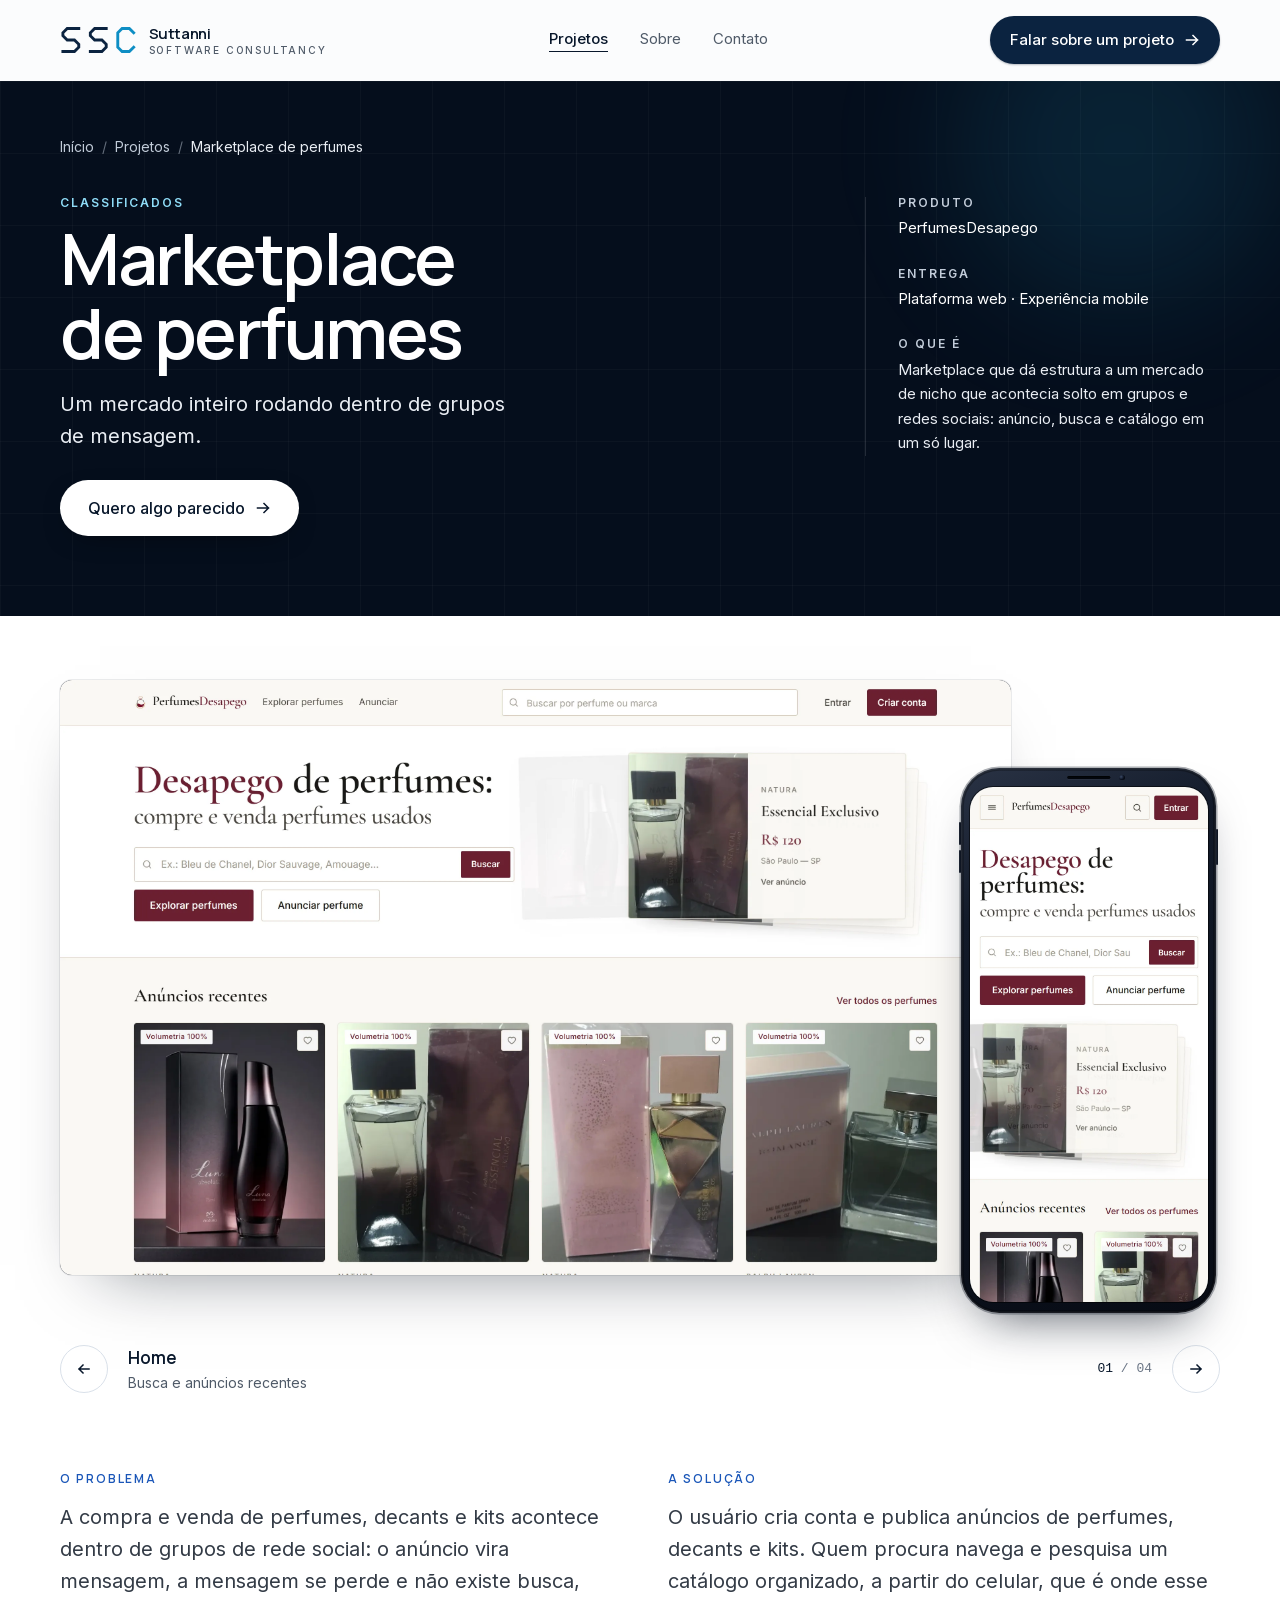
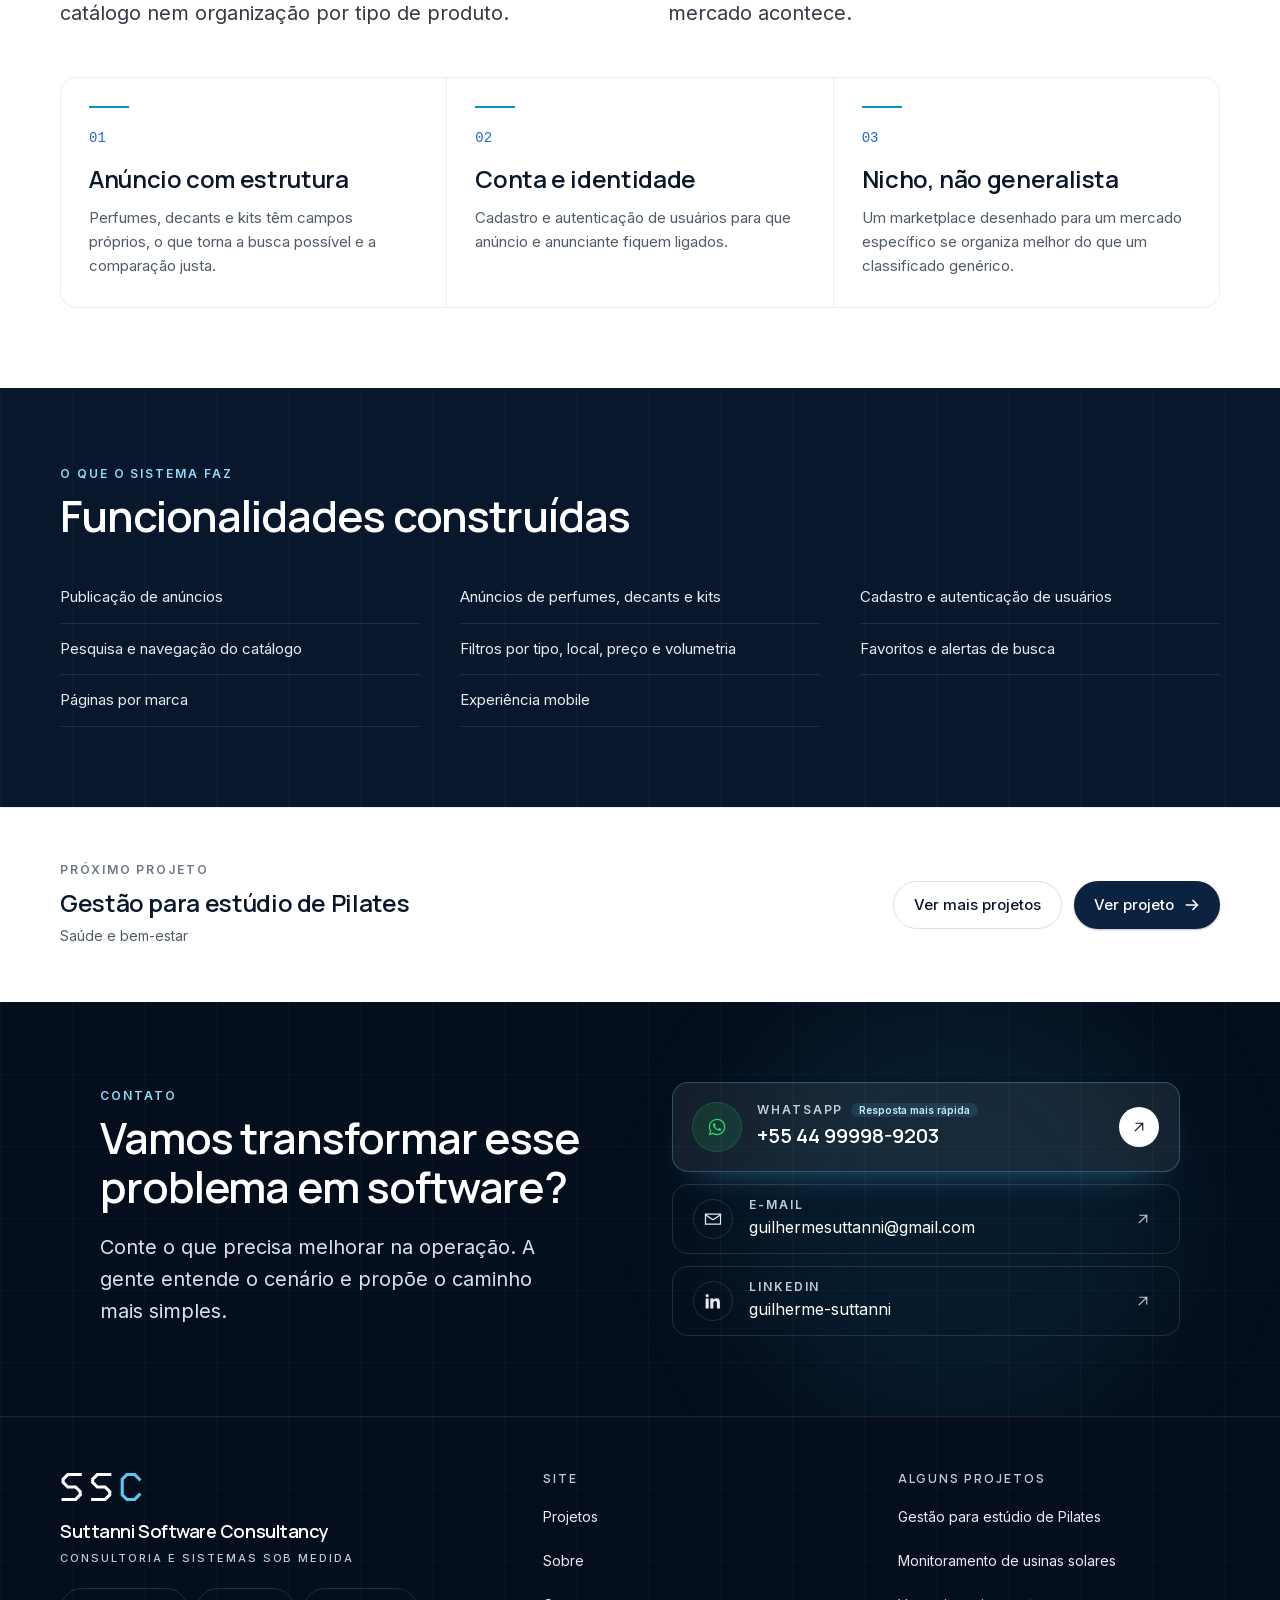
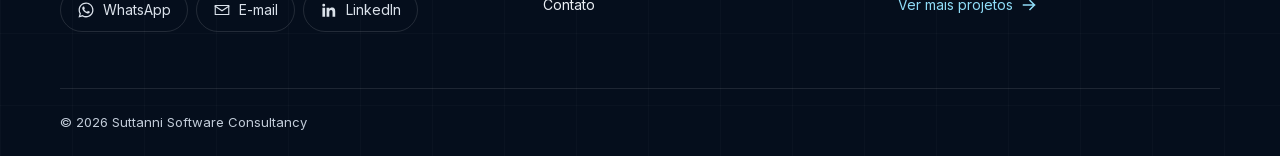
<file: projetos/perfumes-desapego/index.html>
<!DOCTYPE html><html lang="pt-BR" class="manrope_9e067a5b-module__vT7MWq__variable inter_2fe1ab3d-module__-T-KAq__variable"><head><meta charSet="utf-8"/><meta name="viewport" content="width=device-width, initial-scale=1"/><link rel="preload" href="/_next/static/media/83afe278b6a6bb3c-s.p.2bn3s6zvc0dyp.woff2" as="font" crossorigin="" type="font/woff2"/><link rel="preload" href="/_next/static/media/a343f882a40d2cc9-s.p.1sj6eobyi31rd.woff2" as="font" crossorigin="" type="font/woff2"/><link rel="preload" as="image" href="/projects/perfumes-desapego/desktop/home.webp"/><link rel="stylesheet" href="/_next/static/chunks/3ee8nvfncs0bu.css" data-precedence="next"/><link rel="preload" as="script" fetchPriority="low" href="/_next/static/chunks/3s6nzrbk-8mnv.js"/><script src="/_next/static/chunks/19mx3mg6lkumu.js" async=""></script><script src="/_next/static/chunks/1k__zuwipnzw8.js" async=""></script><script src="/_next/static/chunks/344n2zhqbh4pn.js" async=""></script><script src="/_next/static/chunks/turbopack-17znwwc_v55e2.js" async=""></script><script src="/_next/static/chunks/2_4q1vv5acecj.js" async=""></script><script src="/_next/static/chunks/1dckt2_fr9b4q.js" async=""></script><script src="/_next/static/chunks/39ydkgmq0q9n7.js" async=""></script><meta name="theme-color" content="#050e1c"/><meta name="color-scheme" content="light"/><title>Marketplace de perfumes · Classificados | Suttanni Software Consultancy</title><meta name="description" content="Compra e venda de perfumes, decants e kits com anúncio estruturado, filtros e alertas de busca, pensado para o celular."/><meta name="application-name" content="Suttanni Software Consultancy"/><meta name="author" content="Suttanni Software Consultancy"/><meta name="keywords" content="software sob medida,desenvolvimento de sistemas,consultoria em tecnologia,automação de processos,modernização de sistemas,sistemas para empresas"/><meta name="creator" content="Suttanni Software Consultancy"/><meta name="publisher" content="Suttanni Software Consultancy"/><meta name="robots" content="index, follow"/><meta name="googlebot" content="index, follow, max-image-preview:large"/><meta name="category" content="technology"/><link rel="canonical" href="https://guisuttanni.github.io/projetos/perfumes-desapego/"/><meta property="og:title" content="Marketplace de perfumes · Classificados"/><meta property="og:description" content="Compra e venda de perfumes, decants e kits com anúncio estruturado, filtros e alertas de busca, pensado para o celular."/><meta property="og:url" content="https://guisuttanni.github.io/projetos/perfumes-desapego/"/><meta property="og:site_name" content="Suttanni Software Consultancy"/><meta property="og:locale" content="pt_BR"/><meta property="og:image" content="https://guisuttanni.github.io/projetos/perfumes-desapego/og.png"/><meta property="og:image:width" content="1200"/><meta property="og:image:height" content="630"/><meta property="og:image:alt" content="Marketplace de perfumes · Classificados"/><meta property="og:type" content="website"/><meta name="twitter:card" content="summary_large_image"/><meta name="twitter:title" content="Marketplace de perfumes · Classificados"/><meta name="twitter:description" content="Compra e venda de perfumes, decants e kits com anúncio estruturado, filtros e alertas de busca, pensado para o celular."/><meta name="twitter:image" content="https://guisuttanni.github.io/projetos/perfumes-desapego/og.png"/><meta name="twitter:image:alt" content="Marketplace de perfumes · Classificados"/><meta name="twitter:image:width" content="1200"/><meta name="twitter:image:height" content="630"/><link rel="icon" href="https://guisuttanni.github.io/icon.svg" type="image/svg+xml"/><link rel="apple-touch-icon" href="https://guisuttanni.github.io/apple-touch-icon.png" sizes="180x180" type="image/png"/><meta name="next-size-adjust" content=""/><noscript><style>.reveal { opacity: 1 !important; transform: none !important; }</style></noscript><script src="/_next/static/chunks/0cz1d0mv5g_q7.js" noModule=""></script></head><body class="min-h-dvh antialiased"><div hidden=""><!--$--><!--/$--></div><a href="#conteudo" class="sr-only rounded-full bg-navy-900 px-5 py-3 text-sm text-white focus:not-sr-only focus:fixed focus:top-4 focus:left-4 focus:z-[60]">Ir para o conteúdo</a><header class="sticky top-0 z-50 border-b transition-[border-color] duration-300 ease-[var(--ease-out-soft)] border-transparent"><div aria-hidden="true" class="absolute inset-0 -z-10 bg-mist-50/85 backdrop-blur-md transition-opacity duration-300 ease-[var(--ease-out-soft)] supports-[backdrop-filter]:bg-mist-50/75 opacity-0"></div><div class="mx-auto w-full max-w-[1240px] px-5 sm:px-8 lg:px-10 "><div class="flex h-16 items-center justify-between gap-4 transition-[height] duration-300 ease-[var(--ease-out-soft)] lg:h-20"><a class="-m-2 rounded-lg p-2" aria-label="Suttanni Software Consultancy, página inicial" href="/"><span class="flex items-center gap-3 "><svg viewBox="0 0 106 36" fill="none" aria-hidden="true" focusable="false" class="h-6 w-auto shrink-0 sm:h-[26px]" shape-rendering="geometricPrecision"><g stroke-width="4" stroke-linecap="square" stroke-linejoin="miter"><path d="M24 2 H8 L2 8 V12 L8 18 H18 L24 24 V28 L18 34 H2" stroke="#0b2340" transform="translate(2 0)"></path><path d="M24 2 H8 L2 8 V12 L8 18 H18 L24 24 V28 L18 34 H2" stroke="#0b2340" transform="translate(40 0)"></path><path d="M24 8 L18 2 H8 L2 8 V28 L8 34 H18 L24 28" stroke="#0e8ec4" transform="translate(78 0)"></path></g></svg><span class="hidden min-w-0 flex-col leading-none lg:flex"><span class="font-display text-[0.9375rem] font-semibold tracking-tight text-navy-900">Suttanni</span><span class="mt-1 text-[0.625rem] font-medium uppercase tracking-[0.18em] text-graphite-500">Software Consultancy</span></span></span></a><nav aria-label="Principal" class="hidden items-center gap-1 md:flex"><a aria-current="page" class="group inline-flex min-h-10 items-center rounded-full px-3.5 text-[0.9375rem] transition-colors duration-200 hover:text-navy-900 text-navy-900 font-medium" href="/projetos/"><span class="link-line pb-0.5" data-active="">Projetos</span></a><a class="group inline-flex min-h-10 items-center rounded-full px-3.5 text-[0.9375rem] transition-colors duration-200 hover:text-navy-900 text-graphite-500" href="/sobre/"><span class="link-line pb-0.5">Sobre</span></a><a class="group inline-flex min-h-10 items-center rounded-full px-3.5 text-[0.9375rem] transition-colors duration-200 hover:text-navy-900 text-graphite-500" href="/contato/"><span class="link-line pb-0.5">Contato</span></a></nav><div class="flex items-center gap-2"><div class="hidden md:block"><a class="group/btn inline-flex items-center justify-center gap-2.5 rounded-full font-medium transition-[background-color,color,border-color,transform,translate,scale,box-shadow] duration-200 ease-[var(--ease-out-soft)] hover:-translate-y-px active:translate-y-0 whitespace-nowrap bg-navy-800 text-white shadow-[0_1px_2px_rgba(8,23,43,0.28)] hover:bg-navy-700 hover:shadow-[0_12px_28px_-12px_rgba(8,23,43,0.7)] min-h-12 px-5 text-[0.9375rem] " href="/contato/">Falar sobre um projeto<svg viewBox="0 0 16 16" fill="none" aria-hidden="true" class="h-4 w-4 transition-transform duration-200 ease-[var(--ease-out-soft)] group-hover/btn:translate-x-1 "><path d="M2.5 8h11m0 0L9 3.5M13.5 8 9 12.5" stroke="currentColor" stroke-width="1.5" stroke-linecap="square"></path></svg></a></div><button type="button" aria-expanded="false" aria-controls="menu-mobile" aria-label="Abrir menu" class="relative -mr-2 flex h-12 w-12 items-center justify-center rounded-full text-navy-900 transition-colors hover:bg-mist-200/70 md:hidden"><span class="sr-only">Abrir menu</span><span aria-hidden="true" class="flex h-4 w-5 flex-col justify-between"><span class="block h-px w-full origin-center bg-current transition-transform duration-300 ease-[var(--ease-out-soft)] "></span><span class="block h-px w-full bg-current transition-opacity duration-200 opacity-100"></span><span class="block h-px w-full origin-center bg-current transition-transform duration-300 ease-[var(--ease-out-soft)] "></span></span></button></div></div></div><div id="menu-mobile" inert="" aria-hidden="true" class="fixed inset-x-0 top-16 bottom-0 z-40 overflow-y-auto border-t border-mist-200 bg-mist-50 transition-[opacity,visibility,transform,translate,scale] duration-300 ease-[var(--ease-out-soft)] md:hidden invisible -translate-y-2 opacity-0"><div class="mx-auto w-full max-w-[1240px] px-5 sm:px-8 lg:px-10 flex min-h-full flex-col pt-6 pb-10"><nav aria-label="Menu" class="flex flex-col"><a class="group flex items-center justify-between border-b border-mist-200 py-5 text-h3 font-display font-semibold text-navy-900 transition-[opacity,transform,translate,scale] duration-500 ease-[var(--ease-out-soft)] translate-y-2 opacity-0" style="transition-delay:0ms" href="/projetos/">Projetos<svg viewBox="0 0 16 16" fill="none" aria-hidden="true" class="h-4 w-4 transition-transform duration-200 ease-[var(--ease-out-soft)] group-hover/btn:translate-x-1 text-graphite-400 transition-transform duration-200 group-hover:translate-x-1"><path d="M2.5 8h11m0 0L9 3.5M13.5 8 9 12.5" stroke="currentColor" stroke-width="1.5" stroke-linecap="square"></path></svg></a><a class="group flex items-center justify-between border-b border-mist-200 py-5 text-h3 font-display font-semibold text-navy-900 transition-[opacity,transform,translate,scale] duration-500 ease-[var(--ease-out-soft)] translate-y-2 opacity-0" style="transition-delay:0ms" href="/sobre/">Sobre<svg viewBox="0 0 16 16" fill="none" aria-hidden="true" class="h-4 w-4 transition-transform duration-200 ease-[var(--ease-out-soft)] group-hover/btn:translate-x-1 text-graphite-400 transition-transform duration-200 group-hover:translate-x-1"><path d="M2.5 8h11m0 0L9 3.5M13.5 8 9 12.5" stroke="currentColor" stroke-width="1.5" stroke-linecap="square"></path></svg></a><a class="group flex items-center justify-between border-b border-mist-200 py-5 text-h3 font-display font-semibold text-navy-900 transition-[opacity,transform,translate,scale] duration-500 ease-[var(--ease-out-soft)] translate-y-2 opacity-0" style="transition-delay:0ms" href="/contato/">Contato<svg viewBox="0 0 16 16" fill="none" aria-hidden="true" class="h-4 w-4 transition-transform duration-200 ease-[var(--ease-out-soft)] group-hover/btn:translate-x-1 text-graphite-400 transition-transform duration-200 group-hover:translate-x-1"><path d="M2.5 8h11m0 0L9 3.5M13.5 8 9 12.5" stroke="currentColor" stroke-width="1.5" stroke-linecap="square"></path></svg></a></nav><div class="mt-8 flex flex-col gap-3"><a class="group/btn inline-flex items-center justify-center gap-2.5 rounded-full font-medium transition-[background-color,color,border-color,transform,translate,scale,box-shadow] duration-200 ease-[var(--ease-out-soft)] hover:-translate-y-px active:translate-y-0 whitespace-nowrap bg-navy-800 text-white shadow-[0_1px_2px_rgba(8,23,43,0.28)] hover:bg-navy-700 hover:shadow-[0_12px_28px_-12px_rgba(8,23,43,0.7)] min-h-13 px-6 text-base sm:min-h-14 sm:px-7 w-full" href="/contato/">Falar sobre um projeto<svg viewBox="0 0 16 16" fill="none" aria-hidden="true" class="h-4 w-4 transition-transform duration-200 ease-[var(--ease-out-soft)] group-hover/btn:translate-x-1 "><path d="M2.5 8h11m0 0L9 3.5M13.5 8 9 12.5" stroke="currentColor" stroke-width="1.5" stroke-linecap="square"></path></svg></a><a href="https://wa.me/5544999989203?text=Ol%C3%A1!%20Conheci%20a%20Suttanni%20Software%20Consultancy%20pelo%20site%20e%20gostaria%20de%20conversar%20sobre%20um%20projeto." class="group/btn inline-flex items-center justify-center gap-2.5 rounded-full font-medium transition-[background-color,color,border-color,transform,translate,scale,box-shadow] duration-200 ease-[var(--ease-out-soft)] hover:-translate-y-px active:translate-y-0 whitespace-nowrap border border-mist-300 bg-white text-navy-900 hover:border-navy-800 hover:shadow-[0_10px_24px_-16px_rgba(8,23,43,0.45)] min-h-13 px-6 text-base sm:min-h-14 sm:px-7 w-full" target="_blank" rel="noopener noreferrer"><svg viewBox="0 0 24 24" fill="currentColor" aria-hidden="true" class="h-5 w-5 text-[#25D366]"><path d="M12.04 2C6.58 2 2.13 6.45 2.13 11.91c0 1.75.46 3.45 1.32 4.95L2 22l5.25-1.38a9.87 9.87 0 0 0 4.79 1.22h.01c5.46 0 9.91-4.45 9.91-9.91 0-2.65-1.03-5.14-2.9-7.01A9.82 9.82 0 0 0 12.04 2Zm0 18.15h-.01a8.2 8.2 0 0 1-4.19-1.15l-.3-.18-3.12.82.83-3.04-.2-.31a8.2 8.2 0 0 1-1.26-4.38c0-4.54 3.7-8.24 8.25-8.24 2.2 0 4.27.86 5.83 2.42a8.19 8.19 0 0 1 2.41 5.83c0 4.54-3.7 8.23-8.24 8.23Zm4.52-6.17c-.25-.12-1.47-.72-1.69-.81-.23-.08-.39-.12-.56.13-.16.24-.64.8-.78.97-.15.16-.29.18-.53.06-.25-.13-1.05-.39-1.99-1.23-.74-.66-1.23-1.47-1.38-1.72-.14-.25-.01-.38.11-.5.11-.11.25-.29.37-.43.12-.15.16-.25.25-.41.08-.17.04-.31-.02-.43-.06-.12-.56-1.34-.76-1.84-.2-.48-.4-.42-.56-.43h-.47c-.17 0-.43.06-.66.31-.22.25-.87.85-.87 2.07 0 1.22.89 2.4 1.02 2.56.12.17 1.75 2.67 4.24 3.74.59.26 1.05.41 1.41.52.59.19 1.13.16 1.56.1.47-.07 1.47-.6 1.67-1.18.21-.58.21-1.07.15-1.18-.06-.11-.23-.17-.48-.29Z"></path></svg>WhatsApp</a></div><div class="mt-auto pt-10"><p class="text-eyebrow font-semibold uppercase text-graphite-400">Contato direto</p><a href="mailto:guilhermesuttanni@gmail.com" class="mt-3 block [overflow-wrap:anywhere] text-[0.9375rem] text-graphite-700 underline-offset-4 hover:underline">guilhermesuttanni@gmail.com</a><a href="https://wa.me/5544999989203?text=Ol%C3%A1!%20Conheci%20a%20Suttanni%20Software%20Consultancy%20pelo%20site%20e%20gostaria%20de%20conversar%20sobre%20um%20projeto." target="_blank" rel="noopener noreferrer" class="mt-1 block text-[0.9375rem] text-graphite-700 underline-offset-4 hover:underline">+55 44 99998-9203</a></div></div></div></header><main id="conteudo"><script type="application/ld+json">{"@context":"https://schema.org","@graph":[{"@type":"CreativeWork","@id":"https://guisuttanni.github.io/projetos/perfumes-desapego/#projeto","name":"Marketplace de perfumes","headline":"Marketplace de perfumes","description":"Compra e venda de perfumes, decants e kits com anúncio estruturado, filtros e alertas de busca, pensado para o celular.","about":"Classificados","url":"https://guisuttanni.github.io/projetos/perfumes-desapego/","inLanguage":"pt-BR","creator":{"@id":"https://guisuttanni.github.io/#organizacao"}},{"@type":"BreadcrumbList","itemListElement":[{"@type":"ListItem","position":1,"name":"Início","item":"https://guisuttanni.github.io/"},{"@type":"ListItem","position":2,"name":"Projetos","item":"https://guisuttanni.github.io/projetos/"},{"@type":"ListItem","position":3,"name":"Marketplace de perfumes","item":"https://guisuttanni.github.io/projetos/perfumes-desapego/"}]}]}</script><section class="relative overflow-hidden bg-navy-950 pt-10 pb-14 text-white sm:pt-12 sm:pb-16 lg:pb-20"><div aria-hidden="true" class="ssc-grid grid-drift absolute inset-0 opacity-50"></div><div aria-hidden="true" class="absolute -top-24 right-0 h-80 w-80 rounded-full bg-signal-500/12 blur-3xl"></div><div class="mx-auto w-full max-w-[1240px] px-5 sm:px-8 lg:px-10 relative"><nav aria-label="Trilha de navegação" class="text-sm text-mist-400"><ol class="flex flex-wrap items-center gap-2"><li><a class="inline-flex min-h-9 items-center transition-colors hover:text-white" href="/">Início</a></li><li aria-hidden="true" class="text-mist-400/50">/</li><li><a class="inline-flex min-h-9 items-center transition-colors hover:text-white" href="/projetos/">Projetos</a></li><li aria-hidden="true" class="text-mist-400/50">/</li><li class="text-mist-200" aria-current="page">Marketplace de perfumes</li></ol></nav><div class="mt-8 grid gap-10 lg:grid-cols-12 lg:gap-12"><div class="lg:col-span-7"><div class="reveal  "><span class="block text-eyebrow font-semibold uppercase [text-wrap:balance] text-signal-300 ">Classificados</span><h1 class="mt-3 text-display font-semibold text-white">Marketplace de perfumes</h1><p class="mt-5 max-w-xl text-lead text-mist-200">Um mercado inteiro rodando dentro de grupos de mensagem.</p></div><div class="reveal  " style="--reveal-delay:80ms"><div class="mt-7 flex flex-col gap-3 sm:flex-row"><a class="group/btn inline-flex items-center justify-center gap-2.5 rounded-full font-medium transition-[background-color,color,border-color,transform,translate,scale,box-shadow] duration-200 ease-[var(--ease-out-soft)] hover:-translate-y-px active:translate-y-0 whitespace-nowrap bg-white text-navy-900 shadow-[0_8px_30px_-16px_rgba(0,0,0,0.8)] hover:shadow-[0_0_0_4px_rgb(92_200_242/0.18),0_14px_34px_-14px_rgba(0,0,0,0.85)] min-h-13 px-6 text-base sm:min-h-14 sm:px-7 " href="/contato/">Quero algo parecido<svg viewBox="0 0 16 16" fill="none" aria-hidden="true" class="h-4 w-4 transition-transform duration-200 ease-[var(--ease-out-soft)] group-hover/btn:translate-x-1 "><path d="M2.5 8h11m0 0L9 3.5M13.5 8 9 12.5" stroke="currentColor" stroke-width="1.5" stroke-linecap="square"></path></svg></a></div></div></div><div class="reveal  lg:col-span-4 lg:col-start-9" style="--reveal-delay:120ms"><dl class="grid gap-x-6 gap-y-7 border-t border-white/12 pt-8 sm:grid-cols-2 lg:grid-cols-1 lg:border-t-0 lg:border-l lg:pt-0 lg:pl-8"><div><dt class="text-eyebrow font-semibold uppercase text-mist-400">Produto</dt><dd class="mt-2 text-[0.9375rem] text-white">PerfumesDesapego</dd></div><div><dt class="text-eyebrow font-semibold uppercase text-mist-400">Entrega</dt><dd class="mt-2 flex flex-wrap gap-x-2 gap-y-1 text-[0.9375rem] text-white">Plataforma web · Experiência mobile</dd></div><div class="sm:col-span-2 lg:col-span-1"><dt class="text-eyebrow font-semibold uppercase text-mist-400">O que é</dt><dd class="mt-2 text-[0.9375rem] leading-relaxed text-mist-200">Marketplace que dá estrutura a um mercado de nicho que acontecia solto em grupos e redes sociais: anúncio, busca e catálogo em um só lugar.</dd></div></dl></div></div></div></section><section class="bg-white pt-10 sm:pt-14 lg:pt-16"><div class="mx-auto w-full max-w-[1240px] px-5 sm:px-8 lg:px-10 "><div class="reveal reveal-soft mx-auto max-w-[1160px]"><div role="region" aria-roledescription="carrossel" aria-label="Telas do sistema" tabindex="0" class="rounded-xl outline-none focus-visible:ring-2 focus-visible:ring-accent-600 focus-visible:ring-offset-8"><div><div class="device-stage  "><div class="device-screen"><img src="/projects/perfumes-desapego/desktop/home.webp" alt="Home do marketplace com a busca, um anúncio em destaque e os anúncios recentes com foto, volumetria e preço" aria-hidden="false" width="2880" height="1800" loading="eager" decoding="async" class="device-layer is-active"/><img src="/projects/perfumes-desapego/desktop/catalogo.webp" alt="" aria-hidden="true" width="2880" height="1800" loading="lazy" decoding="async" class="device-layer "/><img src="/projects/perfumes-desapego/desktop/marca.webp" alt="" aria-hidden="true" width="2880" height="1800" loading="lazy" decoding="async" class="device-layer "/></div><div class="device-phone"><div class="phone-shell "><div class="phone-body"><span aria-hidden="true" class="phone-button phone-button--power"></span><span aria-hidden="true" class="phone-button phone-button--volume-up"></span><span aria-hidden="true" class="phone-button phone-button--volume-down"></span><span aria-hidden="true" class="phone-speaker"></span><span aria-hidden="true" class="phone-camera"></span><div class="phone-screen"><img src="/projects/perfumes-desapego/mobile/home-mobile.webp" alt="Home do marketplace no celular, com a busca e um anúncio em destaque" aria-hidden="false" width="780" height="1688" loading="lazy" decoding="async" class="device-layer device-layer--phone is-active"/><img src="/projects/perfumes-desapego/mobile/catalogo-mobile.webp" alt="" aria-hidden="true" width="780" height="1688" loading="lazy" decoding="async" class="device-layer device-layer--phone "/><img src="/projects/perfumes-desapego/mobile/catalogo-mobile.webp" alt="" aria-hidden="true" width="780" height="1688" loading="lazy" decoding="async" class="device-layer device-layer--phone "/></div></div></div></div></div></div><div class="mt-6 flex flex-wrap items-center gap-x-5 gap-y-4 sm:mt-8 sm:flex-nowrap"><button type="button" aria-label="Tela anterior" class="group/arrow flex shrink-0 items-center justify-center rounded-full border border-mist-300 bg-white text-navy-900 transition-[background-color,border-color,color,translate,box-shadow] duration-300 ease-[var(--ease-out-soft)] hover:-translate-y-px hover:border-navy-800 hover:bg-navy-800 hover:text-white hover:shadow-[0_10px_24px_-14px_rgba(8,23,43,0.7)] active:translate-y-0 active:bg-navy-900 active:text-white h-12 w-12 "><svg viewBox="0 0 16 16" fill="none" aria-hidden="true" class="h-4 w-4 transition-transform duration-300 ease-[var(--ease-out-soft)] group-hover/arrow:-translate-x-0.5"><path d="M13 8H3m0 0 4-4M3 8l4 4" stroke="currentColor" stroke-width="1.5" stroke-linecap="square"></path></svg></button><div class="order-first min-w-0 basis-full sm:order-none sm:flex-1 sm:basis-0"><p class="fade-in font-display text-[1.0625rem] font-semibold text-navy-900">Home</p><p class="fade-in mt-0.5 text-[0.875rem] leading-snug text-graphite-500">Busca e anúncios recentes</p></div><span class="flex-1 text-center font-mono text-[0.8125rem] text-graphite-400 sm:flex-none" aria-live="polite"><span class="text-navy-900">01</span> / <!-- -->04</span><button type="button" aria-label="Próxima tela" class="group/arrow flex shrink-0 items-center justify-center rounded-full border border-mist-300 bg-white text-navy-900 transition-[background-color,border-color,color,translate,box-shadow] duration-300 ease-[var(--ease-out-soft)] hover:-translate-y-px hover:border-navy-800 hover:bg-navy-800 hover:text-white hover:shadow-[0_10px_24px_-14px_rgba(8,23,43,0.7)] active:translate-y-0 active:bg-navy-900 active:text-white h-12 w-12 "><svg viewBox="0 0 16 16" fill="none" aria-hidden="true" class="h-4 w-4 transition-transform duration-300 ease-[var(--ease-out-soft)] group-hover/arrow:translate-x-0.5"><path d="M3 8h10m0 0L9 4m4 4-4 4" stroke="currentColor" stroke-width="1.5" stroke-linecap="square"></path></svg></button></div></div></div></div></section><section class="section bg-white"><div class="mx-auto w-full max-w-[1240px] px-5 sm:px-8 lg:px-10 "><div class="grid gap-10 lg:grid-cols-2 lg:gap-14"><div class="reveal  "><h2 class="block text-eyebrow font-semibold uppercase [text-wrap:balance] text-accent-700 ">O problema</h2><p class="mt-4 text-lead text-graphite-700">A compra e venda de perfumes, decants e kits acontece dentro de grupos de rede social: o anúncio vira mensagem, a mensagem se perde e não existe busca, catálogo nem organização por tipo de produto.</p></div><div class="reveal  " style="--reveal-delay:80ms"><h2 class="block text-eyebrow font-semibold uppercase [text-wrap:balance] text-accent-700 ">A solução</h2><p class="mt-4 text-lead text-graphite-700">O usuário cria conta e publica anúncios de perfumes, decants e kits. Quem procura navega e pesquisa um catálogo organizado, a partir do celular, que é onde esse mercado acontece.</p></div></div><ul class="mt-12 grid gap-px overflow-hidden rounded-2xl border border-mist-200 bg-mist-200 lg:grid-cols-3"><li class="reveal  flex flex-col bg-white p-6 sm:p-7"><span aria-hidden="true" class="step-bar mb-5 block h-0.5 bg-signal-600"></span><span class="font-mono text-sm text-accent-600">01</span><h3 class="mt-4 text-h3 font-semibold text-navy-900">Anúncio com estrutura</h3><p class="mt-3 text-[0.9375rem] leading-relaxed text-graphite-500">Perfumes, decants e kits têm campos próprios, o que torna a busca possível e a comparação justa.</p></li><li class="reveal  flex flex-col bg-white p-6 sm:p-7" style="--reveal-delay:70ms"><span aria-hidden="true" class="step-bar mb-5 block h-0.5 bg-signal-600"></span><span class="font-mono text-sm text-accent-600">02</span><h3 class="mt-4 text-h3 font-semibold text-navy-900">Conta e identidade</h3><p class="mt-3 text-[0.9375rem] leading-relaxed text-graphite-500">Cadastro e autenticação de usuários para que anúncio e anunciante fiquem ligados.</p></li><li class="reveal  flex flex-col bg-white p-6 sm:p-7" style="--reveal-delay:140ms"><span aria-hidden="true" class="step-bar mb-5 block h-0.5 bg-signal-600"></span><span class="font-mono text-sm text-accent-600">03</span><h3 class="mt-4 text-h3 font-semibold text-navy-900">Nicho, não generalista</h3><p class="mt-3 text-[0.9375rem] leading-relaxed text-graphite-500">Um marketplace desenhado para um mercado específico se organiza melhor do que um classificado genérico.</p></li></ul></div></section><section class="section relative overflow-hidden bg-navy-900 text-white"><div aria-hidden="true" class="ssc-grid grid-drift absolute inset-0 opacity-40"></div><div class="mx-auto w-full max-w-[1240px] px-5 sm:px-8 lg:px-10 relative"><div class="reveal  max-w-2xl"><span class="block text-eyebrow font-semibold uppercase [text-wrap:balance] text-signal-300 ">O que o sistema faz</span><h2 class="mt-3 text-h2 font-semibold text-white">Funcionalidades construídas</h2></div><ul class="mt-8 grid gap-x-10 sm:grid-cols-2 lg:grid-cols-3"><li class="reveal  border-b border-white/10 py-3.5 text-[0.9375rem] text-mist-200">Publicação de anúncios</li><li class="reveal  border-b border-white/10 py-3.5 text-[0.9375rem] text-mist-200" style="--reveal-delay:30ms">Anúncios de perfumes, decants e kits</li><li class="reveal  border-b border-white/10 py-3.5 text-[0.9375rem] text-mist-200" style="--reveal-delay:60ms">Cadastro e autenticação de usuários</li><li class="reveal  border-b border-white/10 py-3.5 text-[0.9375rem] text-mist-200" style="--reveal-delay:90ms">Pesquisa e navegação do catálogo</li><li class="reveal  border-b border-white/10 py-3.5 text-[0.9375rem] text-mist-200" style="--reveal-delay:120ms">Filtros por tipo, local, preço e volumetria</li><li class="reveal  border-b border-white/10 py-3.5 text-[0.9375rem] text-mist-200" style="--reveal-delay:150ms">Favoritos e alertas de busca</li><li class="reveal  border-b border-white/10 py-3.5 text-[0.9375rem] text-mist-200" style="--reveal-delay:180ms">Páginas por marca</li><li class="reveal  border-b border-white/10 py-3.5 text-[0.9375rem] text-mist-200" style="--reveal-delay:210ms">Experiência mobile</li></ul></div></section><section class="section-tight border-t border-mist-200 bg-white"><div class="mx-auto w-full max-w-[1240px] px-5 sm:px-8 lg:px-10 "><div class="flex flex-col gap-6 sm:flex-row sm:items-center sm:justify-between"><div><p class="text-eyebrow font-semibold uppercase text-graphite-400">Próximo projeto</p><p class="mt-3 text-h3 font-display font-semibold text-navy-900">Gestão para estúdio de Pilates</p><p class="mt-2 text-sm text-graphite-500">Saúde e bem-estar</p></div><div class="flex flex-col gap-3 sm:flex-row"><a class="group/btn inline-flex items-center justify-center gap-2.5 rounded-full font-medium transition-[background-color,color,border-color,transform,translate,scale,box-shadow] duration-200 ease-[var(--ease-out-soft)] hover:-translate-y-px active:translate-y-0 whitespace-nowrap border border-mist-300 bg-white text-navy-900 hover:border-navy-800 hover:shadow-[0_10px_24px_-16px_rgba(8,23,43,0.45)] min-h-12 px-5 text-[0.9375rem] " href="/projetos/">Ver mais projetos</a><a class="group/btn inline-flex items-center justify-center gap-2.5 rounded-full font-medium transition-[background-color,color,border-color,transform,translate,scale,box-shadow] duration-200 ease-[var(--ease-out-soft)] hover:-translate-y-px active:translate-y-0 whitespace-nowrap bg-navy-800 text-white shadow-[0_1px_2px_rgba(8,23,43,0.28)] hover:bg-navy-700 hover:shadow-[0_12px_28px_-12px_rgba(8,23,43,0.7)] min-h-12 px-5 text-[0.9375rem] " href="/projetos/studio-carlos-lopes/">Ver projeto<svg viewBox="0 0 16 16" fill="none" aria-hidden="true" class="h-4 w-4 transition-transform duration-200 ease-[var(--ease-out-soft)] group-hover/btn:translate-x-1 "><path d="M2.5 8h11m0 0L9 3.5M13.5 8 9 12.5" stroke="currentColor" stroke-width="1.5" stroke-linecap="square"></path></svg></a></div></div></div></section><section id="contato" class="section relative scroll-mt-24 overflow-hidden bg-navy-950 text-white"><div aria-hidden="true" class="ssc-grid grid-drift absolute inset-0 opacity-50"></div><div aria-hidden="true" class="absolute top-1/2 right-[8%] hidden h-[28rem] w-[28rem] -translate-y-1/2 rounded-full bg-signal-500/8 blur-3xl lg:block"></div><div class="mx-auto w-full max-w-[1240px] px-5 sm:px-8 lg:px-10 relative"><div class="mx-auto grid max-w-[1080px] gap-10 lg:grid-cols-2 lg:items-center lg:gap-16"><div class="reveal  "><span class="block text-eyebrow font-semibold uppercase [text-wrap:balance] text-signal-300 ">Contato</span><h2 class="mt-3 text-h2 font-semibold text-white">Vamos transformar esse problema em software?</h2><p class="mt-5 max-w-md text-lead text-mist-300">Conte o que precisa melhorar na operação. A gente entende o cenário e propõe o caminho mais simples.</p></div><ul class="grid gap-3"><li class="reveal  " style="--reveal-delay:80ms"><a href="https://wa.me/5544999989203?text=Ol%C3%A1!%20Conheci%20a%20Suttanni%20Software%20Consultancy%20pelo%20site%20e%20gostaria%20de%20conversar%20sobre%20um%20projeto." target="_blank" rel="noopener noreferrer" class="group relative flex items-center gap-4 rounded-2xl border transition-[background-color,border-color,transform,translate,scale,box-shadow] duration-300 ease-[var(--ease-out-soft)] hover:-translate-y-0.5 border-signal-400/30 bg-white/[0.07] p-4 shadow-[0_18px_40px_-28px_rgba(92,200,242,0.6)] hover:border-signal-400/60 hover:bg-white/10 sm:p-5"><span class="flex shrink-0 items-center justify-center rounded-full h-12 w-12 bg-[#25D366]/12 ring-1 ring-[#25D366]/30"><svg viewBox="0 0 24 24" fill="currentColor" aria-hidden="true" class="h-5 w-5 text-[#25D366]"><path d="M12.04 2C6.58 2 2.13 6.45 2.13 11.91c0 1.75.46 3.45 1.32 4.95L2 22l5.25-1.38a9.87 9.87 0 0 0 4.79 1.22h.01c5.46 0 9.91-4.45 9.91-9.91 0-2.65-1.03-5.14-2.9-7.01A9.82 9.82 0 0 0 12.04 2Zm0 18.15h-.01a8.2 8.2 0 0 1-4.19-1.15l-.3-.18-3.12.82.83-3.04-.2-.31a8.2 8.2 0 0 1-1.26-4.38c0-4.54 3.7-8.24 8.25-8.24 2.2 0 4.27.86 5.83 2.42a8.19 8.19 0 0 1 2.41 5.83c0 4.54-3.7 8.23-8.24 8.23Zm4.52-6.17c-.25-.12-1.47-.72-1.69-.81-.23-.08-.39-.12-.56.13-.16.24-.64.8-.78.97-.15.16-.29.18-.53.06-.25-.13-1.05-.39-1.99-1.23-.74-.66-1.23-1.47-1.38-1.72-.14-.25-.01-.38.11-.5.11-.11.25-.29.37-.43.12-.15.16-.25.25-.41.08-.17.04-.31-.02-.43-.06-.12-.56-1.34-.76-1.84-.2-.48-.4-.42-.56-.43h-.47c-.17 0-.43.06-.66.31-.22.25-.87.85-.87 2.07 0 1.22.89 2.4 1.02 2.56.12.17 1.75 2.67 4.24 3.74.59.26 1.05.41 1.41.52.59.19 1.13.16 1.56.1.47-.07 1.47-.6 1.67-1.18.21-.58.21-1.07.15-1.18-.06-.11-.23-.17-.48-.29Z"></path></svg></span><span class="min-w-0 flex-1"><span class="flex flex-wrap items-center gap-x-2 gap-y-1 text-eyebrow font-semibold uppercase text-mist-400">WhatsApp<span class="rounded-full bg-signal-400/12 px-2 py-0.5 text-[0.625rem] tracking-normal text-signal-200 normal-case">Resposta mais rápida</span></span><span class="mt-1 block [overflow-wrap:anywhere] text-white font-display text-[clamp(1.0625rem,4.4vw,1.25rem)] font-semibold">+55 44 99998-9203</span></span><span aria-hidden="true" class="hidden shrink-0 items-center justify-center rounded-full transition-[background-color,color,transform,translate,scale] duration-300 ease-[var(--ease-out-soft)] min-[400px]:flex h-10 w-10 bg-white text-navy-900 group-hover:translate-x-0.5"><svg viewBox="0 0 24 24" aria-hidden="true" class="h-4.5 w-4.5 transition-transform duration-300 group-hover:-translate-y-px group-hover:translate-x-px" fill="none" stroke="currentColor" stroke-width="1.5" stroke-linecap="square" stroke-linejoin="miter"><path d="M7 17 17 7M8 7h9v9"></path></svg></span></a></li><li class="reveal  " style="--reveal-delay:150ms"><a href="mailto:guilhermesuttanni@gmail.com" class="group relative flex items-center gap-4 rounded-2xl border transition-[background-color,border-color,transform,translate,scale,box-shadow] duration-300 ease-[var(--ease-out-soft)] hover:-translate-y-0.5 border-white/12 px-4 py-3.5 hover:border-white/30 hover:bg-white/5 sm:px-5"><span class="flex shrink-0 items-center justify-center rounded-full h-10 w-10 border border-white/12 text-mist-200"><svg viewBox="0 0 24 24" aria-hidden="true" class="h-5 w-5" fill="none" stroke="currentColor" stroke-width="1.5" stroke-linecap="square" stroke-linejoin="miter"><path d="M3 6h18v12H3z"></path><path d="m3 7 9 6 9-6"></path></svg></span><span class="min-w-0 flex-1"><span class="flex flex-wrap items-center gap-x-2 gap-y-1 text-eyebrow font-semibold uppercase text-mist-400">E-mail</span><span class="mt-1 block [overflow-wrap:anywhere] text-white text-[clamp(0.8125rem,3.6vw,1rem)]">guilhermesuttanni@gmail.com</span></span><span aria-hidden="true" class="hidden shrink-0 items-center justify-center rounded-full transition-[background-color,color,transform,translate,scale] duration-300 ease-[var(--ease-out-soft)] min-[400px]:flex h-8 w-8 text-mist-400 group-hover:text-white"><svg viewBox="0 0 24 24" aria-hidden="true" class="h-4.5 w-4.5 transition-transform duration-300 group-hover:-translate-y-px group-hover:translate-x-px" fill="none" stroke="currentColor" stroke-width="1.5" stroke-linecap="square" stroke-linejoin="miter"><path d="M7 17 17 7M8 7h9v9"></path></svg></span></a></li><li class="reveal  " style="--reveal-delay:220ms"><a href="https://www.linkedin.com/in/guilherme-suttanni" target="_blank" rel="noopener noreferrer" class="group relative flex items-center gap-4 rounded-2xl border transition-[background-color,border-color,transform,translate,scale,box-shadow] duration-300 ease-[var(--ease-out-soft)] hover:-translate-y-0.5 border-white/12 px-4 py-3.5 hover:border-white/30 hover:bg-white/5 sm:px-5"><span class="flex shrink-0 items-center justify-center rounded-full h-10 w-10 border border-white/12 text-mist-200"><svg viewBox="0 0 24 24" fill="currentColor" aria-hidden="true" class="h-5 w-5"><path d="M6.94 5.5a1.94 1.94 0 1 1-3.88 0 1.94 1.94 0 0 1 3.88 0ZM3.2 8.93h3.6V21H3.2V8.93Zm5.85 0h3.45v1.65h.05c.48-.9 1.66-1.86 3.41-1.86 3.65 0 4.33 2.36 4.33 5.44V21h-3.6v-5.9c0-1.41-.03-3.22-2-3.22-2 0-2.3 1.53-2.3 3.11V21h-3.6V8.93Z"></path></svg></span><span class="min-w-0 flex-1"><span class="flex flex-wrap items-center gap-x-2 gap-y-1 text-eyebrow font-semibold uppercase text-mist-400">LinkedIn</span><span class="mt-1 block [overflow-wrap:anywhere] text-white text-[clamp(0.8125rem,3.6vw,1rem)]">guilherme-suttanni</span></span><span aria-hidden="true" class="hidden shrink-0 items-center justify-center rounded-full transition-[background-color,color,transform,translate,scale] duration-300 ease-[var(--ease-out-soft)] min-[400px]:flex h-8 w-8 text-mist-400 group-hover:text-white"><svg viewBox="0 0 24 24" aria-hidden="true" class="h-4.5 w-4.5 transition-transform duration-300 group-hover:-translate-y-px group-hover:translate-x-px" fill="none" stroke="currentColor" stroke-width="1.5" stroke-linecap="square" stroke-linejoin="miter"><path d="M7 17 17 7M8 7h9v9"></path></svg></span></a></li></ul></div></div></section><!--$--><!--/$--></main><footer class="relative overflow-hidden border-t border-white/10 bg-navy-950 text-mist-300"><div aria-hidden="true" class="ssc-grid absolute inset-0 opacity-40"></div><div class="mx-auto w-full max-w-[1240px] px-5 sm:px-8 lg:px-10 relative"><div class="grid gap-8 py-10 sm:py-14 lg:grid-cols-[1.4fr_1fr_1fr] lg:gap-8"><div class="max-w-sm"><span class="flex flex-col items-start gap-4 "><svg viewBox="0 0 106 36" fill="none" aria-hidden="true" focusable="false" class="h-7 w-auto" shape-rendering="geometricPrecision"><g stroke-width="4" stroke-linecap="square" stroke-linejoin="miter"><path d="M24 2 H8 L2 8 V12 L8 18 H18 L24 24 V28 L18 34 H2" stroke="#ffffff" transform="translate(2 0)"></path><path d="M24 2 H8 L2 8 V12 L8 18 H18 L24 24 V28 L18 34 H2" stroke="#ffffff" transform="translate(40 0)"></path><path d="M24 8 L18 2 H8 L2 8 V28 L8 34 H18 L24 28" stroke="#5cc8f2" transform="translate(78 0)"></path></g></svg><span class="flex flex-col leading-none"><span class="font-display text-lg font-semibold tracking-tight text-white">Suttanni Software Consultancy</span><span class="mt-2 text-[0.6875rem] font-medium uppercase tracking-[0.18em] text-mist-400 [text-wrap:balance]">Consultoria e sistemas sob medida</span></span></span><div class="mt-6 flex flex-wrap gap-2"><a href="https://wa.me/5544999989203?text=Ol%C3%A1!%20Conheci%20a%20Suttanni%20Software%20Consultancy%20pelo%20site%20e%20gostaria%20de%20conversar%20sobre%20um%20projeto." target="_blank" rel="noopener noreferrer" class="flex h-11 items-center gap-2 rounded-full border border-white/12 px-4 text-sm text-mist-300 transition-colors duration-200 hover:border-white/35 hover:text-white"><svg viewBox="0 0 24 24" fill="currentColor" aria-hidden="true" class="h-4.5 w-4.5"><path d="M12.04 2C6.58 2 2.13 6.45 2.13 11.91c0 1.75.46 3.45 1.32 4.95L2 22l5.25-1.38a9.87 9.87 0 0 0 4.79 1.22h.01c5.46 0 9.91-4.45 9.91-9.91 0-2.65-1.03-5.14-2.9-7.01A9.82 9.82 0 0 0 12.04 2Zm0 18.15h-.01a8.2 8.2 0 0 1-4.19-1.15l-.3-.18-3.12.82.83-3.04-.2-.31a8.2 8.2 0 0 1-1.26-4.38c0-4.54 3.7-8.24 8.25-8.24 2.2 0 4.27.86 5.83 2.42a8.19 8.19 0 0 1 2.41 5.83c0 4.54-3.7 8.23-8.24 8.23Zm4.52-6.17c-.25-.12-1.47-.72-1.69-.81-.23-.08-.39-.12-.56.13-.16.24-.64.8-.78.97-.15.16-.29.18-.53.06-.25-.13-1.05-.39-1.99-1.23-.74-.66-1.23-1.47-1.38-1.72-.14-.25-.01-.38.11-.5.11-.11.25-.29.37-.43.12-.15.16-.25.25-.41.08-.17.04-.31-.02-.43-.06-.12-.56-1.34-.76-1.84-.2-.48-.4-.42-.56-.43h-.47c-.17 0-.43.06-.66.31-.22.25-.87.85-.87 2.07 0 1.22.89 2.4 1.02 2.56.12.17 1.75 2.67 4.24 3.74.59.26 1.05.41 1.41.52.59.19 1.13.16 1.56.1.47-.07 1.47-.6 1.67-1.18.21-.58.21-1.07.15-1.18-.06-.11-.23-.17-.48-.29Z"></path></svg>WhatsApp</a><a href="mailto:guilhermesuttanni@gmail.com" class="flex h-11 items-center gap-2 rounded-full border border-white/12 px-4 text-sm text-mist-300 transition-colors duration-200 hover:border-white/35 hover:text-white"><svg viewBox="0 0 24 24" aria-hidden="true" class="h-4.5 w-4.5" fill="none" stroke="currentColor" stroke-width="1.5" stroke-linecap="square" stroke-linejoin="miter"><path d="M3 6h18v12H3z"></path><path d="m3 7 9 6 9-6"></path></svg>E-mail</a><a href="https://www.linkedin.com/in/guilherme-suttanni" target="_blank" rel="noopener noreferrer" class="flex h-11 items-center gap-2 rounded-full border border-white/12 px-4 text-sm text-mist-300 transition-colors duration-200 hover:border-white/35 hover:text-white"><svg viewBox="0 0 24 24" fill="currentColor" aria-hidden="true" class="h-4.5 w-4.5"><path d="M6.94 5.5a1.94 1.94 0 1 1-3.88 0 1.94 1.94 0 0 1 3.88 0ZM3.2 8.93h3.6V21H3.2V8.93Zm5.85 0h3.45v1.65h.05c.48-.9 1.66-1.86 3.41-1.86 3.65 0 4.33 2.36 4.33 5.44V21h-3.6v-5.9c0-1.41-.03-3.22-2-3.22-2 0-2.3 1.53-2.3 3.11V21h-3.6V8.93Z"></path></svg>LinkedIn</a></div></div><div class="grid grid-cols-2 gap-8 lg:contents"><nav aria-label="Rodapé" class="text-sm"><h2 class="text-eyebrow font-semibold uppercase text-mist-400">Site</h2><ul class="mt-3 space-y-1"><li><a class="inline-flex min-h-10 items-center text-mist-200 transition-colors hover:text-white" href="/projetos/">Projetos</a></li><li><a class="inline-flex min-h-10 items-center text-mist-200 transition-colors hover:text-white" href="/sobre/">Sobre</a></li><li><a class="inline-flex min-h-10 items-center text-mist-200 transition-colors hover:text-white" href="/contato/">Contato</a></li></ul></nav><nav aria-label="Projetos" class="text-sm"><h2 class="text-eyebrow font-semibold uppercase text-mist-400">Alguns projetos</h2><ul class="mt-3 space-y-1"><li><a class="inline-flex min-h-10 items-center text-mist-200 transition-colors hover:text-white" href="/projetos/studio-carlos-lopes/">Gestão para estúdio de Pilates</a></li><li><a class="inline-flex min-h-10 items-center text-mist-200 transition-colors hover:text-white" href="/projetos/g-smart/">Monitoramento de usinas solares</a></li><li><a class="group inline-flex min-h-10 items-center gap-2 text-signal-300 transition-colors hover:text-white" href="/projetos/">Ver mais projetos<svg viewBox="0 0 16 16" fill="none" aria-hidden="true" class="h-4 w-4 transition-transform duration-200 ease-[var(--ease-out-soft)] group-hover/btn:translate-x-1 transition-transform duration-300 group-hover:translate-x-1"><path d="M2.5 8h11m0 0L9 3.5M13.5 8 9 12.5" stroke="currentColor" stroke-width="1.5" stroke-linecap="square"></path></svg></a></li></ul></nav></div></div><div class="border-t border-white/10 py-6 text-[0.8125rem] text-mist-400"><p>© <!-- -->2026<!-- --> <!-- -->Suttanni Software Consultancy</p></div></div></footer><a href="https://wa.me/5544999989203?text=Ol%C3%A1!%20Conheci%20a%20Suttanni%20Software%20Consultancy%20pelo%20site%20e%20gostaria%20de%20conversar%20sobre%20um%20projeto." target="_blank" rel="noopener noreferrer" aria-label="Conversar pelo WhatsApp" tabindex="-1" aria-hidden="true" class="fixed right-4 bottom-4 z-30 flex h-13 items-center gap-2 rounded-full border border-mist-300 bg-white pr-4 pl-3.5 text-[0.9375rem] font-medium text-navy-900 shadow-[0_10px_30px_-12px_rgba(8,23,43,0.45)] transition-[opacity,transform,translate,scale] duration-300 ease-[var(--ease-out-soft)] md:hidden pointer-events-none translate-y-3 opacity-0"><svg viewBox="0 0 24 24" fill="currentColor" aria-hidden="true" class="h-5 w-5 text-[#25D366]"><path d="M12.04 2C6.58 2 2.13 6.45 2.13 11.91c0 1.75.46 3.45 1.32 4.95L2 22l5.25-1.38a9.87 9.87 0 0 0 4.79 1.22h.01c5.46 0 9.91-4.45 9.91-9.91 0-2.65-1.03-5.14-2.9-7.01A9.82 9.82 0 0 0 12.04 2Zm0 18.15h-.01a8.2 8.2 0 0 1-4.19-1.15l-.3-.18-3.12.82.83-3.04-.2-.31a8.2 8.2 0 0 1-1.26-4.38c0-4.54 3.7-8.24 8.25-8.24 2.2 0 4.27.86 5.83 2.42a8.19 8.19 0 0 1 2.41 5.83c0 4.54-3.7 8.23-8.24 8.23Zm4.52-6.17c-.25-.12-1.47-.72-1.69-.81-.23-.08-.39-.12-.56.13-.16.24-.64.8-.78.97-.15.16-.29.18-.53.06-.25-.13-1.05-.39-1.99-1.23-.74-.66-1.23-1.47-1.38-1.72-.14-.25-.01-.38.11-.5.11-.11.25-.29.37-.43.12-.15.16-.25.25-.41.08-.17.04-.31-.02-.43-.06-.12-.56-1.34-.76-1.84-.2-.48-.4-.42-.56-.43h-.47c-.17 0-.43.06-.66.31-.22.25-.87.85-.87 2.07 0 1.22.89 2.4 1.02 2.56.12.17 1.75 2.67 4.24 3.74.59.26 1.05.41 1.41.52.59.19 1.13.16 1.56.1.47-.07 1.47-.6 1.67-1.18.21-.58.21-1.07.15-1.18-.06-.11-.23-.17-.48-.29Z"></path></svg>WhatsApp</a><script type="application/ld+json">{"@context":"https://schema.org","@graph":[{"@type":"ProfessionalService","@id":"https://guisuttanni.github.io/#organizacao","name":"Suttanni Software Consultancy","alternateName":"SSC","url":"https://guisuttanni.github.io","description":"Desenvolvimento de sistemas sob medida, automação e consultoria tecnológica para empresas que querem transformar processos e ideias em soluções digitais.","email":"guilhermesuttanni@gmail.com","telephone":"+5544999989203","areaServed":"BR","availableLanguage":"pt-BR","sameAs":["https://www.linkedin.com/in/guilherme-suttanni"],"knowsAbout":["Desenvolvimento de software sob medida","Modernização de sistemas","Automação de processos","Consultoria tecnológica"]},{"@type":"WebSite","@id":"https://guisuttanni.github.io/#site","url":"https://guisuttanni.github.io","name":"Suttanni Software Consultancy","inLanguage":"pt-BR","publisher":{"@id":"https://guisuttanni.github.io/#organizacao"}}]}</script><script src="/_next/static/chunks/3s6nzrbk-8mnv.js" id="_R_" async=""></script><script>(self.__next_f=self.__next_f||[]).push([0])</script><script>self.__next_f.push([1,"1:\"$Sreact.fragment\"\n3:I[3374,[\"/_next/static/chunks/2_4q1vv5acecj.js\"],\"Header\"]\n4:I[39756,[\"/_next/static/chunks/2_4q1vv5acecj.js\"],\"default\"]\n5:I[37457,[\"/_next/static/chunks/2_4q1vv5acecj.js\"],\"default\"]\n6:I[22016,[\"/_next/static/chunks/2_4q1vv5acecj.js\",\"/_next/static/chunks/1dckt2_fr9b4q.js\",\"/_next/static/chunks/39ydkgmq0q9n7.js\"],\"\"]\n10:I[68027,[\"/_next/static/chunks/2_4q1vv5acecj.js\"],\"default\",1]\n:HL[\"/_next/static/chunks/3ee8nvfncs0bu.css\",\"style\"]\n:HL[\"/_next/static/media/83afe278b6a6bb3c-s.p.2bn3s6zvc0dyp.woff2\",\"font\",{\"crossOrigin\":\"\",\"type\":\"font/woff2\"}]\n:HL[\"/_next/static/media/a343f882a40d2cc9-s.p.1sj6eobyi31rd.woff2\",\"font\",{\"crossOrigin\":\"\",\"type\":\"font/woff2\"}]\n2:[\"$\",\"style\",null,{\"children\":\".reveal { opacity: 1 !important; transform: none !important; }\"}]\ne:X\n0:{\"P\":null,\"c\":[\"\",\"projetos\",\"perfumes-desapego\",\"\"],\"q\":\"\",\"i\":false,\"f\":[[[\"\",{\"children\":[\"projetos\",{\"children\":[[\"slug\",\"perfumes-desapego\",\"d\",[]],{\"children\":[\"__PAGE__\",{},\"$undefined\",\"$undefined\",4608]},\"$undefined\",\"$undefined\",4608]},\"$undefined\",\"$undefined\",4608]},\"$undefined\",\"$undefined\",4624],[[\"$\",\"$1\",\"c\",{\"children\":[[[\"$\",\"link\",\"0\",{\"rel\":\"stylesheet\",\"href\":\"/_next/static/chunks/3ee8nvfncs0bu.css\",\"precedence\":\"next\",\"crossOrigin\":\"$undefined\",\"nonce\":\"$undefined\"}],[\"$\",\"script\",\"script-0\",{\"src\":\"/_next/static/chunks/2_4q1vv5acecj.js\",\"async\":true,\"nonce\":\"$undefined\"}]],[\"$\",\"html\",null,{\"lang\":\"pt-BR\",\"className\":\"manrope_9e067a5b-module__vT7MWq__variable inter_2fe1ab3d-module__-T-KAq__variable\",\"children\":[[\"$\",\"head\",null,{\"children\":[\"$\",\"noscript\",null,{\"children\":\"$2\"}]}],[\"$\",\"body\",null,{\"className\":\"min-h-dvh antialiased\",\"children\":[[\"$\",\"a\",null,{\"href\":\"#conteudo\",\"className\":\"sr-only rounded-full bg-navy-900 px-5 py-3 text-sm text-white focus:not-sr-only focus:fixed focus:top-4 focus:left-4 focus:z-[60]\",\"children\":\"Ir para o conteúdo\"}],[\"$\",\"$L3\",null,{}],[\"$\",\"main\",null,{\"id\":\"conteudo\",\"children\":[\"$\",\"$L4\",null,{\"parallelRouterKey\":\"children\",\"error\":\"$undefined\",\"errorStyles\":\"$undefined\",\"errorScripts\":\"$undefined\",\"template\":[\"$\",\"$L5\",null,{}],\"templateStyles\":\"$undefined\",\"templateScripts\":\"$undefined\",\"notFound\":[[\"$\",\"section\",null,{\"className\":\"relative overflow-hidden bg-navy-950 py-20 text-white sm:py-28\",\"children\":[[\"$\",\"div\",null,{\"aria-hidden\":\"true\",\"className\":\"ssc-grid absolute inset-0 opacity-50\"}],[\"$\",\"div\",null,{\"className\":\"mx-auto w-full max-w-[1240px] px-5 sm:px-8 lg:px-10 relative\",\"children\":[\"$\",\"div\",null,{\"className\":\"max-w-xl\",\"children\":[[\"$\",\"svg\",null,{\"viewBox\":\"0 0 106 36\",\"fill\":\"none\",\"aria-hidden\":\"true\",\"focusable\":\"false\",\"className\":\"h-7 w-auto\",\"shapeRendering\":\"geometricPrecision\",\"children\":[\"$\",\"g\",null,{\"strokeWidth\":4,\"strokeLinecap\":\"square\",\"strokeLinejoin\":\"miter\",\"children\":[[\"$\",\"path\",null,{\"d\":\"M24 2 H8 L2 8 V12 L8 18 H18 L24 24 V28 L18 34 H2\",\"stroke\":\"#ffffff\",\"transform\":\"translate(2 0)\"}],[\"$\",\"path\",null,{\"d\":\"M24 2 H8 L2 8 V12 L8 18 H18 L24 24 V28 L18 34 H2\",\"stroke\":\"#ffffff\",\"transform\":\"translate(40 0)\"}],[\"$\",\"path\",null,{\"d\":\"M24 8 L18 2 H8 L2 8 V28 L8 34 H18 L24 28\",\"stroke\":\"#5cc8f2\",\"transform\":\"translate(78 0)\"}]]}]}],[\"$\",\"p\",null,{\"className\":\"mt-10 font-mono text-sm text-accent-400\",\"children\":\"404\"}],[\"$\",\"h1\",null,{\"className\":\"mt-4 text-h1 font-semibold text-white\",\"children\":\"Essa página não existe.\"}],[\"$\",\"p\",null,{\"className\":\"mt-5 text-lead text-mist-300\",\"children\":\"O endereço pode ter mudado. Os projetos e as informações da SSC continuam logo aqui.\"}],[\"$\",\"div\",null,{\"className\":\"mt-9 flex flex-col gap-3 sm:flex-row\",\"children\":[[\"$\",\"$L6\",null,{\"href\":\"/\",\"className\":\"group/btn inline-flex items-center justify-center gap-2.5 rounded-full font-medium transition-[background-color,color,border-color,transform,translate,scale,box-shadow] duration-200 ease-[var(--ease-out-soft)] hover:-translate-y-px active:translate-y-0 whitespace-nowrap bg-white text-navy-900 shadow-[0_8px_30px_-16px_rgba(0,0,0,0.8)] hover:shadow-[0_0_0_4px_rgb(92_200_242/0.18),0_14px_34px_-14px_rgba(0,0,0,0.85)] min-h-13 px-6 text-base sm:min-h-14 sm:px-7 \",\"children\":[\"Voltar para a home\",[\"$\",\"svg\",null,{\"viewBox\":\"0 0 16 16\",\"fill\":\"none\",\"aria-hidden\":\"true\",\"className\":\"h-4 w-4 transition-transform duration-200 ease-[var(--ease-out-soft)] group-hover/btn:translate-x-1 \",\"children\":[\"$\",\"path\",null,{\"d\":\"M2.5 8h11m0 0L9 3.5M13.5 8 9 12.5\",\"stroke\":\"currentColor\",\"strokeWidth\":\"1.5\",\"strokeLinecap\":\"square\"}]}]]}],[\"$\",\"$L6\",null,{\"href\":\"/projetos\",\"className\":\"group/btn inline-flex items-center justify-center gap-2.5 rounded-full font-medium transition-[background-color,color,border-color,transform,translate,scale,box-shadow] duration-200 ease-[var(--ease-out-soft)] hover:-translate-y-px active:translate-y-0 whitespace-nowrap border border-white/25 text-white hover:border-signal-300/70 hover:bg-white/5 min-h-13 px-6 text-base sm:min-h-14 sm:px-7 \",\"children\":\"Ver os projetos\"}]]}]]}]}]]}],[]],\"forbidden\":\"$undefined\",\"unauthorized\":\"$undefined\"}]}],[\"$\",\"footer\",null,{\"className\":\"relative overflow-hidden border-t border-white/10 bg-navy-950 text-mist-300\",\"children\":[\"$L7\",\"$L8\"]}],\"$L9\",\"$La\"]}]]}]]}],{\"children\":[\"$Lb\",{\"children\":[\"$Lc\",{\"children\":[\"$Ld\",{},null,false,null]},null,false,\"$e\"]},null,false,\"$e\"]},null,false,null],\"$Lf\",false]],\"m\":\"$undefined\",\"G\":[\"$10\",[\"$L11\"]],\"S\":true,\"h\":null,\"r\":\"$undefined\",\"s\":\"$undefined\",\"a\":\"$undefined\",\"l\":\"$undefined\",\"p\":\"$undefined\",\"d\":\"$undefined\",\"b\":\"zZ88_gp-fIUniv4BqXFcQ\"}\n15:I[14167,[\"/_next/static/chunks/2_4q1vv5acecj.js\"],\"WhatsAppFab\"]\n17:I[97367,[\"/_next/static/chunks/2_4q1vv5acecj.js\"],\"OutletBoundary\"]\n18:\"$Sreact.suspense\"\n1a:I[97367,[\"/_next/static/chunks/2_4q1vv5acecj.js\"],\"ViewportBoundary\"]\n1c:I[97367,[\"/_next/static/chunks/2_4q1vv5acecj.js\"],\"MetadataBoundary\"]\n7:[\"$\",\"div\",null,{\"aria-hidden\":\"true\",\"className\":\"ssc-grid absolute inset-0 opacity-40\"}]\n8:[\"$\",\"div\",null,{\"className\":\"mx-auto w-full max-w-[1240px] px-5 sm:px-8 lg:px-10 relative\",\"children\":[[\"$\",\"div\",null,{\"className\":\"grid gap-8 py-10 sm:py-14 lg:grid-cols-[1.4fr_1fr_1fr] lg:gap-8\",\"children\":[[\"$\",\"div\",null,{\"className\":\"max-w-sm\",\"children\":[[\"$\",\"span\",null,{\"className\":\"flex flex-col items-start gap-4 \",\"children\":[[\"$\",\"svg\",null,{\"viewBox\":\"0 0 106 36\",\"fill\":\"none\",\"aria-hidden\":\"true\",\"focusable\":\"false\",\"className\":\"h-7 w-auto\",\"shapeRendering\":\"geometricPrecision\",\"children\":[\"$\",\"g\",null,{\"strokeWidth\":4,\"strokeLinecap\":\"square\",\"strokeLinejoin\":\"miter\",\"children\":[[\"$\",\"path\",null,{\"d\":\"M24 2 H8 L2 8 V12 L8 18 H18 L24 24 V28 L18 34 H2\",\"stroke\":\"#ffffff\",\"transform\":\"translate(2 0)\"}],[\"$\",\"path\",null,{\"d\":\"M24 2 H8 L2 8 V12 L8 18 H18 L24 24 V28 L18 34 H2\",\"stroke\":\"#ffffff\",\"transform\":\"translate(40 0)\"}],[\"$\",\"path\",null,{\"d\":\"M24 8 L18 2 H8 L2 8 V28 L8 34 H18 L24 28\",\"stroke\":\"#5cc8f2\",\"transform\":\"translate(78 0)\"}]]}]}],[\"$\",\"span\",null,{\"className\":\"flex flex-col leading-none\",\"children\":[[\"$\",\"span\",null,{\"className\":\"font-display text-lg font-semibold tracking-tight text-white\",\"children\":\"Suttanni Software Consultancy\"}],[\"$\",\"span\",null,{\"className\":\"mt-2 text-[0.6875rem] font-medium uppercase tracking-[0.18em] text-mist-400 [text-wrap:balance]\",\"children\":\"Consultoria e sistemas sob medida\"}]]}]]}],[\"$\",\"div\",null,{\"className\":\"mt-6 flex flex-wrap gap-2\",\"children\":[[\"$\",\"a\",\"WhatsApp\",{\"href\":\"https://wa.me/5544999989203?text=Ol%C3%A1!%20Conheci%20a%20Suttanni%20Software%20Consultancy%20pelo%20site%20e%20gostaria%20de%20conversar%20sobre%20um%20projeto.\",\"target\":\"_blank\",\"rel\":\"noopener noreferrer\",\"className\":\"flex h-11 items-center gap-2 rounded-full border border-white/12 px-4 text-sm text-mist-300 transition-colors duration-200 hover:border-white/35 hover:text-white\",\"children\":[[\"$\",\"svg\",null,{\"viewBox\":\"0 0 24 24\",\"fill\":\"currentColor\",\"aria-hidden\":\"true\",\"className\":\"h-4.5 w-4.5\",\"children\":[\"$\",\"path\",null,{\"d\":\"M12.04 2C6.58 2 2.13 6.45 2.13 11.91c0 1.75.46 3.45 1.32 4.95L2 22l5.25-1.38a9.87 9.87 0 0 0 4.79 1.22h.01c5.46 0 9.91-4.45 9.91-9.91 0-2.65-1.03-5.14-2.9-7.01A9.82 9.82 0 0 0 12.04 2Zm0 18.15h-.01a8.2 8.2 0 0 1-4.19-1.15l-.3-.18-3.12.82.83-3.04-.2-.31a8.2 8.2 0 0 1-1.26-4.38c0-4.54 3.7-8.24 8.25-8.24 2.2 0 4.27.86 5.83 2.42a8.19 8.19 0 0 1 2.41 5.83c0 4.54-3.7 8.23-8.24 8.23Zm4.52-6.17c-.25-.12-1.47-.72-1.69-.81-.23-.08-.39-.12-.56.13-.16.24-.64.8-.78.97-.15.16-.29.18-.53.06-.25-.13-1.05-.39-1.99-1.23-.74-.66-1.23-1.47-1.38-1.72-.14-.25-.01-.38.11-.5.11-.11.25-.29.37-.43.12-.15.16-.25.25-.41.08-.17.04-.31-.02-.43-.06-.12-.56-1.34-.76-1.84-.2-.48-.4-.42-.56-.43h-.47c-.17 0-.43.06-.66.31-.22.25-.87.85-.87 2.07 0 1.22.89 2.4 1.02 2.56.12.17 1.75 2.67 4.24 3.74.59.26 1.05.41 1.41.52.59.19 1.13.16 1.56.1.47-.07 1.47-.6 1.67-1.18.21-.58.21-1.07.15-1.18-.06-.11-.23-.17-.48-.29Z\"}]}],\"WhatsApp\"]}],[\"$\",\"a\",\"E-mail\",{\"href\":\"mailto:guilhermesuttanni@gmail.com\",\"target\":\"$undefined\",\"rel\":\"$undefined\",\"className\":\"flex h-11 items-center gap-2 rounded-full border border-white/12 px-4 text-sm text-mist-300 transition-colors duration-200 hover:border-white/35 hover:text-white\",\"children\":[[\"$\",\"svg\",null,{\"viewBox\":\"0 0 24 24\",\"aria-hidden\":\"true\",\"className\":\"h-4.5 w-4.5\",\"fill\":\"none\",\"stroke\":\"currentColor\",\"strokeWidth\":1.5,\"strokeLinecap\":\"square\",\"strokeLinejoin\":\"miter\",\"children\":[[\"$\",\"path\",null,{\"d\":\"M3 6h18v12H3z\"}],[\"$\",\"path\",null,{\"d\":\"m3 7 9 6 9-6\"}]]}],\"E-mail\"]}],[\"$\",\"a\",\"LinkedIn\",{\"href\":\"https://www.linkedin.com/in/guilherme-suttanni\",\"target\":\"_blank\",\"rel\":\"noopener noreferrer\",\"className\":\"flex h-11 items-center gap-2 rounded-full border border-white/12 px-4 text-sm text-mist-300 transition-colors duration-200 hover:border-white/35 hover:text-white\",\"children\":[[\"$\",\"svg\",null,{\"viewBox\":\"0 0 24 24\",\"fill\":\"currentColor\",\"aria-hidden\":\"true\",\"className\":\"h-4.5 w-4.5\",\"children\":\"$L12\"}],\"LinkedIn\"]}]]}]]}],\"$L13\"]}],\"$L14\"]}]\n9:[\"$\",\"$L15\",null,{}]\na:[\"$\",\"script\",null,{\"type\":\"application/ld+json\",\"dangerouslySetInnerHTML\":{\"__html\":\"{\\\"@context\\\":\\\"https://schema.org\\\",\\\"@graph\\\":[{\\\"@type\\\":\\\"ProfessionalService\\\",\\\"@id\\\":\\\"https://guisuttanni.github.io/#organizacao\\\",\\\"name\\\":\\\"Suttanni Software Consultancy\\\",\\\"alternateName\\\":\\\"SSC\\\",\\\"url\\\":\\\"https://guisuttanni.github.io\\\",\\\"description\\\":\\\"Desenvolvimento de sistemas sob medida, automação e consultoria tecnológica para empresas que querem transformar processos e ideias em soluções digitais.\\\",\\\"email\\\":\\\"guilhermesuttanni@gmail.com\\\",\\\"telephone\\\":\\\"+5544999989203\\\",\\\"areaServed\\\":\\\"BR\\\",\\\"availableLanguage\\\":\\\"pt-BR\\\",\\\"sameAs\\\":[\\\"https://www.linkedin.com/in/guilherme-suttanni\\\"],\\\"knowsAbout\\\":[\\\"Desenvolvimento de software sob medida\\\",\\\"Modernização de sistemas\\\",\\\"Automação de processos\\\",\\\"Consultoria tecnológica\\\"]},{\\\"@type\\\":\\\"WebSite\\\",\\\"@id\\\":\\\"https://guisuttanni.github.io/#site\\\",\\\"url\\\":\\\"https://guisuttanni.github.io\\\",\\\"name\\\":\\\"Suttanni Software Consultancy\\\",\\\"inLanguage\\\":\\\"pt-BR\\\",\\\"publisher\\\":{\\\"@id\\\":\\\"https://guisuttanni.github.io/#organizacao\\\"}}]}\"}}]\nb:[\"$\",\"$1\",\"c\",{\"children\":[null,[\"$\",\"$L4\",null,{\"parallelRouterKey\":\"children\",\"error\":\"$undefined\",\"errorStyles\":\"$undefined\",\"errorScripts\":\"$undefined\",\"template\":[\"$\",\"$L5\",null,{}],\"templateStyles\":\"$undefined\",\"templateScripts\":\"$undefined\",\"notFound\":\"$undefined\",\"forbidden\":\"$undefined\",\"unauthorized\":\"$undefined\"}]]}]\nc:[\"$\",\"$1\",\"c\",{\"children\":[null,[\"$\",\"$L4\",null,{\"parallelRouterKey\":\"children\",\"error\":\"$undefined\",\"errorStyles\":\"$undefined\",\"errorScripts\":\"$undefined\",\"template\":[\"$\",\"$L5\",null,{}],\"templateStyles\":\"$undefined\",\"templateScripts\":\"$undefined\",\"notFound\":\"$undefined\",\"forbidden\":\"$undefined\",\"unauthorized\":\"$undefined\"}]]}]\nd:[\"$\",\"$1\",\"c\",{\"children\":[\"$L16\",[[\"$\",\"script\",\"script-0\",{\"src\":\"/_next/static/chunks/1dckt2_fr9b4q.js\",\"async\":true,\"nonce\":\"$undefined\"}],[\"$\",\"script\",\"script-1\",{\"src\":\"/_next/static/chunks/39ydkgmq0q9n7.js\",\"async\":true,\"nonce\":\"$undefined\"}]],[\"$\",\"$L17\",null,{\"children\":[\"$\",\"$18\",null,{\"name\":\"Next.MetadataOutlet\",\"children\":\"$@19\"}]}]]}]\nf:[\"$\",\"$1\",\"h\",{\"children\":[null,[\"$\",\"$L1a\",null,{\"children\":\"$L1b\"}],[\"$\",\"div\",null,{\"hidden\":true,\"children\":[\"$\",\"$L1c\",null,{\"children\":[\"$\",\"$18\",null,{\"name\":\"Next.Metadata\",\"children\":\"$L1d\"}]}]}],[\"$\",\"meta\",null,{\"name\":\"next-size-adjust\",\"content\":\"\"}]]}]\n11:[\"$\",\"link\",\"0\",{\"rel\":\"stylesheet\",\"href\":\"/_next/static/chunks/3ee8nvfncs0bu.css\",\"precedence\":\"next\",\"crossOrigin\":\"$undefined\",\"nonce\":\"$undefined\"}]\ne:C\n12:[\"$\",\"path\",null,{\"d\":\"M6.94 5.5a1.94 1.94 0 1 1-3.88 0 1.94 1.94 0 0 1 3.88 0ZM3.2 8.93h3.6V21H3.2V8.93Zm5.85 0h3.45v1.65h.05c.48-.9 1.66-1.86 3.41-1.86 3.65 0 4.33 2.36 4.33 5.44V21h-3.6v-5.9c0-1.41-.03-3.22-2-3.22-2 0-2.3 1.53-2.3 3.11V21h-3.6V8.93Z\"}]\n13:[\"$\",\"div\",null,{\"className\":\"grid grid-cols-2 gap-8 lg:contents\",\"children\":[[\"$\",\"nav\",null,{\"aria-label\":\"Rodapé\",\"className\":\"text-sm\",\"children\":[[\"$\",\"h2\",null,{\"className\":\"text-eyebrow font-semibold uppercase text-mist-400\",\"children\":\"Site\"}],[\"$\",\"ul\",null,{\"className\":\"mt-3 space-y-1\",\"children\":[[\"$\",\"li\",\"/projetos\",{\"children\":[\"$\",\"$L6\",null,{\"href\":\"/projetos\",\"className\":\"inline-flex min-h-10 items-center text-mist-200 transition-colors hover:text-white\",\"children\":\"Projetos\"}]}],[\"$\",\"li\",\"/sobre\",{\"children\":[\"$\",\"$L6\",null,{\"href\":\"/sobre\",\"className\":\"inline-flex min-h-10 items-center text-mist-200 transition-colors hover:text-white\",\"children\":\"Sobre\"}]}],[\"$\",\"li\",\"/contato\",{\"children\":[\"$\",\"$L6\",null,{\"href\":\"/contato\",\"className\":\"inline-flex min-h-10 items-center text-mist-200 transition-colors hover:text-white\",\"children\":\"Contato\"}]}]]}]]}],[\"$\",\"nav\",null,{\"aria-label\":\"Projetos\",\"className\":\"text-sm\",\"children\":[[\"$\",\"h2\",null,{\"className\":\"text-eyebrow font-semibold uppercase text-mist-400\",\"children\":\"Alguns projetos\"}],[\"$\",\"ul\",null,{\"className\":\"mt-3 space-y-1\",\"children\":[[[\"$\",\"li\",\"studio-carlos-lopes\",{\"children\":[\"$\",\"$L6\",null,{\"href\":\"/projetos/studio-carlos-lopes\",\"className\":\"inline-flex min-h-10 items-center text-mist-200 transition-colors hover:text-white\",\"children\":\"Gestão para estúdio de Pilates\"}]}],[\"$\",\"li\",\"g-smart\",{\"children\":[\"$\",\"$L6\",null,{\"href\":\"/projetos/g-smart\",\"className\":\"inline-flex min-h-10 items-center text-mist-200 transition-colors hover:text-white\",\"children\":\"Monitoramento de usinas solares\"}]}]],[\"$\",\"li\",null,{\"children\":[\"$\",\"$L6\",null,{\"href\":\"/projetos\",\"className\":\"group inline-flex min-h-10 items-center gap-2 text-signal-300 transition-colors hover:text-white\",\"children\":[\"Ver mais projetos\",[\"$\",\"svg\",null,{\"viewBox\":\"0 0 16 16\",\"fill\":\"none\",\"aria-hidden\":\"true\",\"className\":\"h-4 w-4 transition-transform duration-200 ease-[var(--ease-out-soft)] group-hover/btn:translate-x-1 transition-transform duration-300 group-hover:translate-x-1\",\"children\":[\"$\",\"path\",null,{\"d\":\"M2.5 8h11m0 0L9 3.5M13.5 8 9 12.5\",\"stroke\":\"currentColor\",\"strokeWidth\":\"1.5\",\"strokeLinecap\":\"square\"}]}]]}]}]]}]]}]]}]\n14:[\"$\",\"div\",null,{\"className\":\"border-t border-white/10 py-6 text-[0.8125rem] text-mist-400\",\"children\":[\"$\",\"p\",null,{\"children\":[\"© \",2026,\" \",\"Suttanni Software Consultancy\"]}]}]\n1e:I[49005,[\"/_next/static/chunks/2_4q1vv5acecj.js\",\"/_next/static/chunks/1dckt2_fr9b4q.js\",\"/_next/static/chunks/39ydkgmq0q9n7.js\"],\"Reveal\"]\n16:[[\"$\",\"script\",null,{\"type\":\"application/ld+json\",\"dangerouslySetInnerHTML\":{\"__html\":\"{\\\"@context\\\":\\\"https://schema.org\\\",\\\"@graph\\\":[{\\\"@type\\\":\\\"CreativeWork\\\",\\\"@id\\\":\\\"https://guisuttanni.github.io/projetos/perfumes-desapego/#projeto\\\",\\\"name\\\":\\\"Marketplace de perfumes\\\",\\\"headline\\\":\\\"Marketplace de perfumes\\\",\\\"description\\\":\\\"Compra e venda de perfumes, decants e kits com anúncio estruturado, filtros e alertas de busca, pensado para o celular.\\\",\\\"about\\\":\\\"Classificados\\\",\\\"url\\\":\\\"https://guisuttanni.github.io/projetos/perfumes-desapego/\\\",\\\"inLanguage\\\":\\\"pt-BR\\\",\\\"creator\\\":{\\\"@id\\\":\\\"https://guisuttanni.github.io/#organizacao\\\"}},{\\\"@type\\\":\\\"BreadcrumbList\\\",\\\"itemListElement\\\":[{\\\"@type\\\":\\\"ListItem\\\",\\\"position\\\":1,\\\"name\\\":\\\"Início\\\",\\\"item\\\":\\\"https://guisuttanni.github.io/\\\"},{\\\"@type\\\":\\\"ListItem\\\",\\\"position\\\":2,\\\"name\\\":\\\"Projetos\\\",\\\"item\\\":\\\"https://guisuttanni.github.io/projetos/\\\"},{\\\"@type\\\":\\\"ListItem\\\",\\\"position\\\":3,\\\"name\\\":\\\"Marketplace de perfumes\\\",\\\"item\\\":\\\"https://guisuttanni.github.io/projetos/perfumes-desapego/\\\"}]}]}\"}}],[\"$\",\"section\",null,{\"className\":\"relative overflow-hidden bg-navy-950 pt-10 pb-14 text-white sm:pt-12 sm:pb-16 lg:pb-20\",\"children\":[[\"$\",\"div\",null,{\"aria-hidden\":\"true\",\"className\":\"ssc-grid grid-drift absolute inset-0 opacity-50\"}],[\"$\",\"div\",null,{\"aria-hidden\":\"true\",\"className\":\"absolute -top-24 right-0 h-80 w-80 rounded-full bg-signal-500/12 blur-3xl\"}],[\"$\",\"div\",null,{\"className\":\"mx-auto w-full max-w-[1240px] px-5 sm:px-8 lg:px-10 relative\",\"children\":[[\"$\",\"nav\",null,{\"aria-label\":\"Trilha de navegação\",\"className\":\"text-sm text-mist-400\",\"children\":[\"$\",\"ol\",null,{\"className\":\"flex flex-wrap items-center gap-2\",\"children\":[[\"$\",\"li\",null,{\"children\":[\"$\",\"$L6\",null,{\"href\":\"/\",\"className\":\"inline-flex min-h-9 items-center transition-colors hover:text-white\",\"children\":\"Início\"}]}],[\"$\",\"li\",null,{\"aria-hidden\":\"true\",\"className\":\"text-mist-400/50\",\"children\":\"/\"}],[\"$\",\"li\",null,{\"children\":[\"$\",\"$L6\",null,{\"href\":\"/projetos\",\"className\":\"inline-flex min-h-9 items-center transition-colors hover:text-white\",\"children\":\"Projetos\"}]}],[\"$\",\"li\",null,{\"aria-hidden\":\"true\",\"className\":\"text-mist-400/50\",\"children\":\"/\"}],[\"$\",\"li\",null,{\"className\":\"text-mist-200\",\"aria-current\":\"page\",\"children\":\"Marketplace de perfumes\"}]]}]}],[\"$\",\"div\",null,{\"className\":\"mt-8 grid gap-10 lg:grid-cols-12 lg:gap-12\",\"children\":[[\"$\",\"div\",null,{\"className\":\"lg:col-span-7\",\"children\":[[\"$\",\"$L1e\",null,{\"children\":[[\"$\",\"span\",null,{\"className\":\"block text-eyebrow font-semibold uppercase [text-wrap:balance] text-signal-300 \",\"children\":\"Classificados\"}],[\"$\",\"h1\",null,{\"className\":\"mt-3 text-display font-semibold text-white\",\"children\":\"Marketplace de perfumes\"}],[\"$\",\"p\",null,{\"className\":\"mt-5 max-w-xl text-lead text-mist-200\",\"children\":\"Um mercado inteiro rodando dentro de grupos de mensagem.\"}]]}],[\"$\",\"$L1e\",null,{\"delay\":80,\"children\":[\"$\",\"div\",null,{\"className\":\"mt-7 flex flex-col gap-3 sm:flex-row\",\"children\":[null,[\"$\",\"$L6\",null,{\"href\":\"/contato\",\"className\":\"group/btn inline-flex items-center justify-center gap-2.5 rounded-full font-medium transition-[background-color,color,border-color,transform,translate,scale,box-shadow] duration-200 ease-[var(--ease-out-soft)] hover:-translate-y-px active:translate-y-0 whitespace-nowrap bg-white text-navy-900 shadow-[0_8px_30px_-16px_rgba(0,0,0,0.8)] hover:shadow-[0_0_0_4px_rgb(92_200_242/0.18),0_14px_34px_-14px_rgba(0,0,0,0.85)] min-h-13 px-6 text-base sm:min-h-14 sm:px-7 \",\"children\":[\"Quero algo parecido\",[\"$\",\"svg\",null,{\"viewBox\":\"0 0 16 16\",\"fill\":\"none\",\"aria-hidden\":\"true\",\"className\":\"h-4 w-4 transition-transform duration-200 ease-[var(--ease-out-soft)] group-hover/btn:translate-x-1 \",\"children\":[\"$\",\"path\",null,{\"d\":\"M2.5 8h11m0 0L9 3.5M13.5 8 9 12.5\",\"stroke\":\"currentColor\",\"strokeWidth\":\"1.5\",\"strokeLinecap\":\"square\"}]}]]}]]}]}]]}],[\"$\",\"$L1e\",null,{\"delay\":120,\"className\":\"lg:col-span-4 lg:col-start-9\",\"children\":\"$L1f\"}]]}]]}]]}],\"$L20\",\"$L21\",\"$L22\",\"$L23\",\"$L24\"]\n25:I[91113,[\"/_next/static/chunks/2_4q1vv5acecj.js\",\"/_next/static/chunks/1dckt2_fr9b4q.js\",\"/_next/static/chunks/39ydkgmq0q9n7.js\"],\"ProjectGallery\"]\n1f:[\"$\",\"dl\",null,{\"className\":\"grid gap-x-6 gap-y-7 border-t border-white/12 pt-8 sm:grid-cols-2 lg:grid-cols-1 lg:border-t-0 lg:border-l lg:pt-0 lg:pl-8\",\"children\":[[\"$\",\"div\",null,{\"children\":[[\"$\",\"dt\",null,{\"className\":\"text-eyebrow font-semibold uppercase text-mist-400\",\"children\":\"Produto\"}],[\"$\",\"dd\",null,{\"className\":\"mt-2 text-[0.9375rem] text-white\",\"children\":\"PerfumesDesapego\"}]]}],[\"$\",\"div\",null,{\"children\":[[\"$\",\"dt\",null,{\"className\":\"text-eyebrow font-semibold uppercase text-mist-400\",\"children\":\"Entrega\"}],[\"$\",\"dd\",null,{\"className\":\"mt-2 flex flex-wrap gap-x-2 gap-y-1 text-[0.9375rem] text-white\",\"children\":\"Plataforma web · Experiência mobile\"}]]}],[\"$\",\"div\",null,{\"className\":\"sm:col-span-2 lg:col-span-1\",\"children\":[[\"$\",\"dt\",null,{\"className\":\"text-eyebrow font-semibold uppercase text-mist-400\",\"children\":\"O que é\"}],[\"$\",\"dd\",null,{\"className\":\"mt-2 text-[0.9375rem] leading-relaxed text-mist-200\",\"children\":\"Marketplace que dá estrutura a um mercado de nicho que acontecia solto em grupos e redes sociais: anúncio, busca e catálogo em um só lugar.\"}]]}]]}]\n20:[\"$\",\"section\",null,{\"className\":\"bg-white pt-10 sm:pt-14 lg:pt-16\",\"children\":[\"$\",\"div\",null,{\"className\":\"mx-auto w-full max-w-[1240px] px-5 sm:px-8 lg:px-10 \",\"children\":[\"$\",\"$L1e\",null,{\"variant\":\"soft\",\"className\":\"mx-auto max-w-[1160px]\",\"children\":[[\"$\",\"$L25\",null,{\"eager\":true,\"slides\":[{\"desktop\":{\"src\":\"/projects/perfumes-desapego/desktop/home.webp\",\"alt\":\"Home do marketplace com a busca, um anúncio em destaque e os anúncios recentes com foto, volumetria e preço\",\"caption\":\"Busca e anúncios recentes\",\"label\":\"Home\",\"pairedMobile\":\"home-mobile\",\"width\":2880,\"height\":1800},\"mobile\":{\"src\":\"/projects/perfumes-desapego/mobile/home-mobile.webp\",\"alt\":\"Home do marketplace no celular, com a busca e um anúncio em destaque\",\"width\":780,\"height\":1688}},{\"desktop\":{\"src\":\"/projects/perfumes-desapego/desktop/catalogo.webp\",\"alt\":\"Catálogo de perfumes com filtros de tipo, estado, cidade, preço e volumetria ao lado dos anúncios\",\"caption\":\"Catálogo com filtros de tipo, local, preço e volumetria\",\"label\":\"Catálogo\",\"pairedMobile\":\"catalogo-mobile\",\"width\":2880,\"height\":1800},\"mobile\":{\"src\":\"/projects/perfumes-desapego/mobile/catalogo-mobile.webp\",\"alt\":\"Catálogo de perfumes no celular, com os anúncios em duas colunas\",\"width\":780,\"height\":1688}},{\"desktop\":{\"src\":\"/projects/perfumes-desapego/desktop/busca.webp\",\"alt\":\"Resultado da busca por uma marca, com a opção de criar alerta para novos anúncios\",\"caption\":\"Busca por marca, com alerta de novos anúncios\",\"label\":\"Busca\",\"pairedMobile\":\"busca-mobile\",\"width\":2880,\"height\":1800},\"mobile\":{\"src\":\"/projects/perfumes-desapego/mobile/busca-mobile.webp\",\"alt\":\"Resultado de busca no celular\",\"width\":780,\"height\":1688}},{\"desktop\":{\"src\":\"/projects/perfumes-desapego/desktop/marca.webp\",\"alt\":\"Página de uma marca com os perfumes anunciados dela\",\"caption\":\"Páginas por marca\",\"label\":\"Marcas\",\"pairedMobile\":\"catalogo-mobile\",\"width\":2880,\"height\":1800},\"mobile\":\"$20:props:children:props:children:props:children:0:props:slides:1:mobile\"}],\"glyph\":\"tag\",\"expectedPath\":\"/public/projects/perfumes-desapego/desktop/\"}],null]}]}]}]\n21:[\"$\",\"section\",null,{\"className\":\"section bg-white\",\"children\":[\"$\",\"div\",null,{\"className\":\"mx-auto w-full max-w-[1240px] px-5 sm:px-8 lg:px-10 \",\"children\":[[\"$\",\"div\",null,{\"className\":\"grid gap-10 lg:grid-cols-2 lg:gap-14\",\"children\":[[\"$\",\"$L1e\",null,{\"children\":[[\"$\",\"h2\",null,{\"className\":\"block text-eyebrow font-semibold uppercase [text-wrap:balance] text-accent-700 \",\"children\":\"O problema\"}],[\"$\",\"p\",null,{\"className\":\"mt-4 text-lead text-graphite-700\",\"children\":\"A compra e venda de perfumes, decants e kits acontece dentro de grupos de rede social: o anúncio vira mensagem, a mensagem se perde e não existe busca, catálogo nem organização por tipo de produto.\"}]]}],[\"$\",\"$L1e\",null,{\"delay\":80,\"children\":[[\"$\",\"h2\",null,{\"className\":\"block text-eyebrow font-semibold uppercase [text-wrap:balance] text-accent-700 \",\"children\":\"A solução\"}],[\"$\",\"p\",null,{\"className\":\"mt-4 text-lead text-graphite-700\",\"children\":\"O usuário cria conta e publica anúncios de perfumes, decants e kits. Quem procura navega e pesquisa um catálogo organizado, a partir do celular, que é onde esse mercado acontece.\"}]]}]]}],[\"$\",\"ul\",null,{\"className\":\"mt-12 grid gap-px overflow-hidden rounded-2xl border border-mist-200 bg-mist-200 lg:grid-cols-3\",\"children\":[[\"$\",\"$L1e\",\"Anúncio com estrutura\",{\"as\":\"li\",\"delay\":0,\"className\":\"flex flex-col bg-white p-6 sm:p-7\",\"children\":[[\"$\",\"span\",null,{\"aria-hidden\":\"true\",\"className\":\"step-bar mb-5 block h-0.5 bg-signal-600\"}],[\"$\",\"span\",null,{\"className\":\"font-mono text-sm text-accent-600\",\"children\":\"01\"}],[\"$\",\"h3\",null,{\"className\":\"mt-4 text-h3 font-semibold text-navy-900\",\"children\":\"Anúncio com estrutura\"}],[\"$\",\"p\",null,{\"className\":\"mt-3 text-[0.9375rem] leading-relaxed text-graphite-500\",\"children\":\"Perfumes, decants e kits têm campos próprios, o que torna a busca possível e a comparação justa.\"}]]}],[\"$\",\"$L1e\",\"Conta e identidade\",{\"as\":\"li\",\"delay\":70,\"className\":\"flex flex-col bg-white p-6 sm:p-7\",\"children\":[[\"$\",\"span\",null,{\"aria-hidden\":\"true\",\"className\":\"step-bar mb-5 block h-0.5 bg-signal-600\"}],[\"$\",\"span\",null,{\"className\":\"font-mono text-sm text-accent-600\",\"children\":\"02\"}],[\"$\",\"h3\",null,{\"className\":\"mt-4 text-h3 font-semibold text-navy-900\",\"children\":\"Conta e identidade\"}],[\"$\",\"p\",null,{\"className\":\"mt-3 text-[0.9375rem] leading-relaxed text-graphite-500\",\"children\":\"Cadastro e autenticação de usuários para que anúncio e anunciante fiquem ligados.\"}]]}],[\"$\",\"$L1e\",\"Nicho, não generalista\",{\"as\":\"li\",\"delay\":140,\"className\":\"flex flex-col bg-white p-6 sm:p-7\",\"children\":[[\"$\",\"span\",null,{\"aria-hidden\":\"true\",\"className\":\"step-bar mb-5 block h-0.5 bg-signal-600\"}],[\"$\",\"span\",null,{\"className\":\"font-mono text-sm text-accent-600\",\"children\":\"03\"}],[\"$\",\"h3\",null,{\"className\":\"mt-4 text-h3 font-semibold text-navy-900\",\"children\":\"Nicho, não generalista\"}],[\"$\",\"p\",null,{\"className\":\"mt-3 text-[0.9375rem] leading-relaxed text-graphite-500\",\"children\":\"Um marketplace desenhado para um mercado específico se organiza melhor do que um classificado genérico.\"}]]}]]}]]}]}]\n22:[\"$\",\"section\",null,{\"className\":\"section relative overflow-hidden bg-navy-900 text-white\",\"children\":[[\"$\",\"div\",null,{\"aria-hidden\":\"true\",\"className\":\"ssc-grid grid-drift absolute inset-0 opacity-40\"}],[\"$\",\"div\",null,{\"className\":\"mx-auto w-full max-w-[1240px] px-5 sm:px-8 lg:px-10 relative\",\"children\":[[\"$\",\"$L1e\",null,{\"className\":\"max-w-2xl\",\"children\":[[\"$\",\"span\",null,{\"className\":\"block text-eyebrow font-semibold uppercase [text-wrap:balance] text-signal-300 \",\"children\":\"O que o sistema faz\"}],[\"$\",\"h2\",null,{\"className\":\"mt-3 text-h2 font-semibold text-white\",\"children\":\"Funcionalidades construídas\"}]]}],[\"$\",\"ul\",null,{\"className\":\"mt-8 grid gap-x-10 sm:grid-cols-2 lg:grid-cols-3\",\"children\":[[\"$\",\"$L1e\",\"Publicação de anúncios\",{\"as\":\"li\",\"delay\":0,\"className\":\"border-b border-white/10 py-3.5 text-[0.9375rem] text-mist-200\",\"children\":\"Publicação de anúncios\"}],[\"$\",\"$L1e\",\"Anúncios de perfumes, decants e kits\",{\"as\":\"li\",\"delay\":30,\"className\":\"border-b border-white/10 py-3.5 text-[0.9375rem] text-mist-200\",\"children\":\"Anúncios de perfumes, decants e kits\"}],[\"$\",\"$L1e\",\"Cadastro e autenticação de usuários\",{\"as\":\"li\",\"delay\":60,\"className\":\"border-b border-white/10 py-3.5 text-[0.9375rem] text-mist-200\",\"children\":\"Cadastro e autenticação de usuários\"}],[\"$\",\"$L1e\",\"Pesquisa e navegação do catálogo\",{\"as\":\"li\",\"delay\":90,\"className\":\"border-b border-white/10 py-3.5 text-[0.9375rem] text-mist-200\",\"children\":\"Pesquisa e navegação do catálogo\"}],[\"$\",\"$L1e\",\"Filtros por tipo, local, preço e volumetria\",{\"as\":\"li\",\"delay\":120,\"className\":\"border-b border-white/10 py-3.5 text-[0.9375rem] text-mist-200\",\"children\":\"Filtros por tipo, local, preço e volumetria\"}],[\"$\",\"$L1e\",\"Favoritos e alertas de busca\",{\"as\":\"li\",\"delay\":150,\"className\":\"border-b border-white/10 py-3.5 text-[0.9375rem] text-mist-200\",\"children\":\"Favoritos e alertas de busca\"}],[\"$\",\"$L1e\",\"Páginas por marca\",{\"as\":\"li\",\"delay\":180,\"className\":\"border-b border-white/10 py-3.5 text-[0.9375rem] text-mist-200\",\"children\":\"Páginas por marca\"}],[\"$\",\"$L1e\",\"Experiência mobile\",{\"as\":\"li\",\"delay\":210,\"className\":\"border-b border-white/10 py-3.5 text-[0.9375rem] text-mist-200\",\"children\":\"Experiência mobile\"}]]}]]}]]}]\n23:[\"$\",\"section\",null,{\"className\":\"section-tight border-t border-mist-200 bg-white\",\"children\":[\"$\",\"div\",null,{\"className\":\"mx-auto w-full max-w-[1240px] px-5 sm:px-8 lg:px-10 \",\"children\":[\"$\",\"div\",null,{\"className\":\"flex flex-col gap-6 sm:flex-row sm:items-center sm:justify-between\",\"children\":[[\"$\",\"div\",null,{\"children\":[[\"$\",\"p\",null,{\"className\":\"text-eyebrow font-semibold uppercase text-graphite-400\",\"children\":\"Próximo projeto\"}],[\"$\",\"p\",null,{\"className\":\"mt-3 text-h3 font-display font-semibold text-navy-900\",\"children\":\"Gestão para estúdio de Pilates\"}],[\"$\",\"p\",null,{\"className\":\"mt-2 text-sm text-graphite-500\",\"children\":\"Saúde e bem-estar\"}]]}],[\"$\",\"div\",null,{\"className\":\"flex flex-col gap-3 sm:flex-row\",\"children\":[[\"$\",\"$L6\",null,{\"href\":\"/projetos\",\"className\":\"group/btn inline-flex items-center justify-center gap-2.5 rounded-full font-medium transition-[background-color,color,border-color,transform,translate,scale,box-shadow] duration-200 ease-[var(--ease-out-soft)] hover:-translate-y-px active:translate-y-0 whitespace-nowrap border border-mist-300 bg-white text-navy-900 hover:border-navy-800 hover:shadow-[0_10px_24px_-16px_rgba(8,23,43,0.45)] min-h-12 px-5 text-[0.9375rem] \",\"children\":\"Ver mais projetos\"}],[\"$\",\"$L6\",null,{\"href\":\"/projetos/studio-carlos-lopes\",\"className\":\"group/btn inline-flex items-center justify-center gap-2.5 rounded-full font-medium transition-[background-color,color,border-color,transform,translate,scale,box-shadow] duration-200 ease-[var(--ease-out-soft)] hover:-translate-y-px active:translate-y-0 whitespace-nowrap bg-navy-800 text-white shadow-[0_1px_2px_rgba(8,23,43,0.28)] hover:bg-navy-700 hover:shadow-[0_12px_28px_-12px_rgba(8,23,43,0.7)] min-h-12 px-5 text-[0.9375rem] \",\"children\":[\"Ver projeto\",[\"$\",\"svg\",null,{\"viewBox\":\"0 0 16 16\",\"fill\":\"none\",\"aria-hidden\":\"true\",\"className\":\"h-4 w-4 transition-transform duration-200 ease-[var(--ease-out-soft)] group-hover/btn:translate-x-1 \",\"children\":[\"$\",\"path\",null,{\"d\":\"M2.5 8h11m0 0L9 3.5M13.5 8 9 12.5\",\"stroke\":\"currentColor\",\"strokeWidth\":\"1.5\",\"strokeLinecap\":\"square\"}]}]]}]]}]]}]}]}]\n24:[\"$\",\"section\",null,{\"id\":\"contato\",\"className\":\"section relative scroll-mt-24 overflow-hidden bg-navy-950 text-white\",\"children\":[[\"$\",\"div\",null,{\"aria-hidden\":\"true\",\"className\":\"ssc-grid grid-drift absolute inset-0 opacity-50\"}],[\"$\",\"div\",null,{\"aria-hidden\":\"true\",\"className\":\"absolute top-1/2 right-[8%] hidden h-[28rem] w-[28rem] -translate-y-1/2 rounded-full bg-signal-500/8 blur-3xl lg:block\"}],[\"$\",\"div\",null,{\"className\":\"mx-auto w-full max-w-[1240px] px-5 sm:px-8 lg:px-10 relative\",\"children\":[\"$\",\"div\",null,{\"className\":\"mx-auto grid max-w-[1080px] gap-10 lg:grid-cols-2 lg:items-center lg:gap-16\",\"children\":[[\"$\",\"$L1e\",null,{\"children\":[[\"$\",\"span\",null,{\"className\":\"block text-eyebrow font-semibold uppercase [text-wrap:balance] text-signal-300 \",\"children\":\"Contato\"}],[\"$\",\"h2\",null,{\"className\":\"mt-3 text-h2 font-semibold text-white\",\"children\":\"Vamos transformar esse problema em software?\"}],[\"$\",\"p\",null,{\"className\":\"mt-5 max-w-md text-lead text-mist-300\",\"children\":\"Conte o que precisa melhorar na operação. A gente entende o cenário e propõe o caminho mais simples.\"}]]}],[\"$\",\"ul\",null,{\"className\":\"grid gap-3\",\"children\":[[\"$\",\"$L1e\",\"WhatsApp\",{\"as\":\"li\",\"delay\":80,\"children\":[\"$\",\"a\",null,{\"href\":\"https://wa.me/5544999989203?text=Ol%C3%A1!%20Conheci%20a%20Suttanni%20Software%20Consultancy%20pelo%20site%20e%20gostaria%20de%20conversar%20sobre%20um%20projeto.\",\"target\":\"_blank\",\"rel\":\"noopener noreferrer\",\"className\":\"group relative flex items-center gap-4 rounded-2xl border transition-[background-color,border-color,transform,translate,scale,box-shadow] duration-300 ease-[var(--ease-out-soft)] hover:-translate-y-0.5 border-signal-400/30 bg-white/[0.07] p-4 shadow-[0_18px_40px_-28px_rgba(92,200,242,0.6)] hover:border-signal-400/60 hover:bg-white/10 sm:p-5\",\"children\":[[\"$\",\"span\",null,{\"className\":\"flex shrink-0 items-center justify-center rounded-full h-12 w-12 bg-[#25D366]/12 ring-1 ring-[#25D366]/30\",\"children\":[\"$\",\"svg\",null,{\"viewBox\":\"0 0 24 24\",\"fill\":\"currentColor\",\"aria-hidden\":\"true\",\"className\":\"h-5 w-5 text-[#25D366]\",\"children\":[\"$\",\"path\",null,{\"d\":\"M12.04 2C6.58 2 2.13 6.45 2.13 11.91c0 1.75.46 3.45 1.32 4.95L2 22l5.25-1.38a9.87 9.87 0 0 0 4.79 1.22h.01c5.46 0 9.91-4.45 9.91-9.91 0-2.65-1.03-5.14-2.9-7.01A9.82 9.82 0 0 0 12.04 2Zm0 18.15h-.01a8.2 8.2 0 0 1-4.19-1.15l-.3-.18-3.12.82.83-3.04-.2-.31a8.2 8.2 0 0 1-1.26-4.38c0-4.54 3.7-8.24 8.25-8.24 2.2 0 4.27.86 5.83 2.42a8.19 8.19 0 0 1 2.41 5.83c0 4.54-3.7 8.23-8.24 8.23Zm4.52-6.17c-.25-.12-1.47-.72-1.69-.81-.23-.08-.39-.12-.56.13-.16.24-.64.8-.78.97-.15.16-.29.18-.53.06-.25-.13-1.05-.39-1.99-1.23-.74-.66-1.23-1.47-1.38-1.72-.14-.25-.01-.38.11-.5.11-.11.25-.29.37-.43.12-.15.16-.25.25-.41.08-.17.04-.31-.02-.43-.06-.12-.56-1.34-.76-1.84-.2-.48-.4-.42-.56-.43h-.47c-.17 0-.43.06-.66.31-.22.25-.87.85-.87 2.07 0 1.22.89 2.4 1.02 2.56.12.17 1.75 2.67 4.24 3.74.59.26 1.05.41 1.41.52.59.19 1.13.16 1.56.1.47-.07 1.47-.6 1.67-1.18.21-.58.21-1.07.15-1.18-.06-.11-.23-.17-.48-.29Z\"}]}]}],[\"$\",\"span\",null,{\"className\":\"min-w-0 flex-1\",\"children\":[[\"$\",\"span\",null,{\"className\":\"flex flex-wrap items-center gap-x-2 gap-y-1 text-eyebrow font-semibold uppercase text-mist-400\",\"children\":[\"WhatsApp\",[\"$\",\"span\",null,{\"className\":\"rounded-full bg-signal-400/12 px-2 py-0.5 text-[0.625rem] tracking-normal text-signal-200 normal-case\",\"children\":\"Resposta mais rápida\"}]]}],[\"$\",\"span\",null,{\"className\":\"mt-1 block [overflow-wrap:anywhere] text-white font-display text-[clamp(1.0625rem,4.4vw,1.25rem)] font-semibold\",\"children\":\"+55 44 99998-9203\"}]]}],[\"$\",\"span\",null,{\"aria-hidden\":\"true\",\"className\":\"hidden shrink-0 items-center justify-center rounded-full transition-[background-color,color,transform,translate,scale] duration-300 ease-[var(--ease-out-soft)] min-[400px]:flex h-10 w-10 bg-white text-navy-900 group-hover:translate-x-0.5\",\"children\":\"$L26\"}]]}]}],\"$L27\",\"$L28\"]}]]}]}]]}]\n26:[\"$\",\"svg\",null,{\"viewBox\":\"0 0 24 24\",\"aria-hidden\":\"true\",\"className\":\"h-4.5 w-4.5 transition-transform duration-300 group-hover:-translate-y-px group-hover:translate-x-px\",\"fill\":\"none\",\"stroke\":\"currentColor\",\"strokeWidth\":1.5,\"strokeLinecap\":\"square\",\"strokeLinejoin\":\"miter\",\"children\":[\"$\",\"path\",null,{\"d\":\"M7 17 17 7M8 7h9v9\"}]}]\n27:[\"$\",\"$L1e\",\"E-mail\",{\"as\":\"li\",\"delay\":150,\"children\":[\"$\",\"a\",null,{\"href\":\"mailto:guilhermesuttanni@gmail.com\",\"target\":\"$undefined\",\"rel\":\"$undefined\",\"className\":\"group relative flex items-center gap-4 rounded-2xl border transition-[background-color,border-color,transform,translate,scale,box-shadow] duration-300 ease-[var(--ease-out-soft)] hover:-translate-y-0.5 border-white/12 px-4 py-3.5 hover:border-white/30 hover:bg-white/5 sm:px-5\",\"children\":[[\"$\",\"span\",null,{\"className\":\"flex shrink-0 items-center justify-center rounded-full h-10 w-10 border border-white/12 text-mist-200\",\"children\":[\"$\",\"svg\",null,{\"viewBox\":\"0 0 24 24\",\"aria-hidden\":\"true\",\"className\":\"h-5 w-5\",\"fill\":\"none\",\"stroke\":\"currentColor\",\"strokeWidth\":1.5,\"strokeLinecap\":\"square\",\"strokeLinejoin\":\"miter\",\"children\":[[\"$\",\"path\",null,{\"d\":\"M3 6h18v12H3z\"}],[\"$\",\"path\",null,{\"d\":\"m3 7 9 6 9-6\"}]]}]}],[\"$\",\"span\",null,{\"className\":\"min-w-0 flex-1\",\"children\":[[\"$\",\"span\",null,{\"className\":\"flex flex-wrap items-center gap-x-2 gap-y-1 text-eyebrow font-semibold uppercase text-mist-400\",\"children\":[\"E-mail\",null]}],[\"$\",\"span\",null,{\"className\":\"mt-1 block [overflow-wrap:anywhere] text-white text-[clamp(0.8125rem,3.6vw,1rem)]\",\"children\":\"guilhermesuttanni@gmail.com\"}]]}],[\"$\",\"span\",null,{\"aria-hidden\":\"true\",\"className\":\"hidden shrink-0 items-center justify-center rounded-full transition-[background-color,color,transform,translate,scale] duration-300 ease-[var(--ease-out-soft)] min-[400px]:flex h-8 w-8 text-mist-400 group-hover:text-white\",\"children\":[\"$\",\"svg\",null,{\"viewBox\":\"0 0 24 24\",\"aria-hidden\":\"true\",\"className\":\"h-4.5 w-4.5 transition-transform duration-300 group-hover:-translate-y-px group-hover:translate-x-px\",\"fill\":\"none\",\"stroke\":\"currentColor\",\"strokeWidth\":1.5,\"strokeLinecap\":\"square\",\"strokeLinejoin\":\"miter\",\"children\":[\"$\",\"path\",null,{\"d\":\"M7 17 17 7M8 7h9v9\"}]}]}]]}]}]\n28:[\"$\",\"$L1e\",\"LinkedIn\",{\"as\":\"li\",\"delay\":220,\"children\":[\"$\",\"a\",null,{\"href\":\"https://www.linkedin.com/in/guilherme-suttanni\",\"target\":\"_blank\",\"rel\":\"noopener noreferrer\",\"className\":\"group relative flex items-center gap-4 rounded-2xl border transition-[background-color,border-color,transform,translate,scale,box-shadow] duration-300 ease-[var(--ease-out-soft)] hover:-translate-y-0.5 border-white/12 px-4 py-3.5 hover:border-white/30 hover:bg-white/5 sm:px-5\",\"children\":[[\"$\",\"span\",null,{\"className\":\"flex shrink-0 items-center justify-center rounded-full h-10 w-10 border border-white/12 text-mist-200\",\"children\":[\"$\",\"svg\",null,{\"viewBox\":\"0 0 24 24\",\"fill\":\"currentColor\",\"aria-hidden\":\"true\",\"className\":\"h-5 w-5\",\"children\":[\"$\",\"path\",null,{\"d\":\"M6.94 5.5a1.94 1.94 0 1 1-3.88 0 1.94 1.94 0 0 1 3.88 0ZM3.2 8.93h3.6V21H3.2V8.93Zm5.85 0h3.45v1.65h.05c.48-.9 1.66-1.86 3.41-1.86 3.65 0 4.33 2.36 4.33 5.44V21h-3.6v-5.9c0-1.41-.03-3.22-2-3.22-2 0-2.3 1.53-2.3 3.11V21h-3.6V8.93Z\"}]}]}],[\"$\",\"span\",null,{\"className\":\"min-w-0 flex-1\",\"children\":[[\"$\",\"span\",null,{\"className\":\"flex flex-wrap items-center gap-x-2 gap-y-1 text-eyebrow font-semibold uppercase text-mist-400\",\"children\":[\"LinkedIn\",null]}],[\"$\",\"span\",null,{\"className\":\"mt-1 block [overflow-wrap:anywhere] text-white text-[clamp(0.8125rem,3.6vw,1rem)]\",\"children\":\"guilherme-suttanni\"}]]}],[\"$\",\"span\",null,{\"aria-hidden\":\"true\",\"className\":\"hidden shrink-0 items-center justify-center rounded-full transition-[background-color,color,transform,translate,scale] duration-300 ease-[var(--ease-out-soft)] min-[400px]:flex h-8 w-8 text-mist-400 group-hover:text-white\",\"children\":[\"$\",\"svg\",null,{\"viewBox\":\"0 0 24 24\",\"aria-hidden\":\"true\",\"className\":\"h-4.5 w-4.5 transition-transform duration-300 group-hover:-translate-y-px group-hover:translate-x-px\",\"fill\":\"none\",\"stroke\":\"currentColor\",\"strokeWidth\":1.5,\"strokeLinecap\":\"square\",\"strokeLinejoin\":\"miter\",\"children\":[\"$\",\"path\",null,{\"d\":\"M7 17 17 7M8 7h9v9\"}]}]}]]}]}]\n1b:[[\"$\",\"meta\",\"0\",{\"charSet\":\"utf-8\"}],[\"$\",\"meta\",\"1\",{\"name\":\"viewport\",\"content\":\"width=device-width, initial-scale=1\"}],[\"$\",\"meta\",\"2\",{\"name\":\"theme-color\",\"content\":\"#050e1c\"}],[\"$\",\"meta\",\"3\",{\"name\":\"color-scheme\",\"content\":\"light\"}]]\n29:I[27201,[\"/_next/static/chunks/2_4q1vv5acecj.js\"],\"IconMark\"]\n19:null\n1d:[[\"$\",\"title\",\"0\",{\"children\":\"Marketplace de perfumes · Classificados | Suttanni Software Consultancy\"}],[\"$\",\"meta\",\"1\",{\"name\":\"description\",\"content\":\"Compra e venda de perfumes, decants e kits com anúncio estruturado, filtros e alertas de busca, pensado para o celular.\"}],[\"$\",\"meta\",\"2\",{\"name\":\"application-name\",\"content\":\"Suttanni Software Consultancy\"}],[\"$\",\"meta\",\"3\",{\"name\":\"author\",\"content\":\"Suttanni Software Consultancy\"}],[\"$\",\"meta\",\"4\",{\"name\":\"keywords\",\"content\":\"software sob medida,desenvolvimento de sistemas,consultoria em tecnologia,automação de processos,modernização de sistemas,sistemas para empresas\"}],[\"$\",\"meta\",\"5\",{\"name\":\"creator\",\"content\":\"Suttanni Software Consultancy\"}],[\"$\",\"meta\",\"6\",{\"name\":\"publisher\",\"content\":\"Suttanni Software Consultancy\"}],[\"$\",\"meta\",\"7\",{\"name\":\"robots\",\"content\":\"index, follow\"}],[\"$\",\"meta\",\"8\",{\"name\":\"googlebot\",\"content\":\"index, follow, max-image-preview:large\"}],[\"$\",\"meta\",\"9\",{\"name\":\"category\",\"content\":\"technology\"}],[\"$\",\"link\",\"10\",{\"rel\":\"canonical\",\"href\":\"https://guisuttanni.github.io/projetos/perfumes-desapego/\"}],[\"$\",\"meta\",\"11\",{\"property\":\"og:title\",\"content\":\"Marketplace de perfumes · Classificados\"}],[\"$\",\"meta\",\"12\",{\"property\":\"og:description\",\"content\":\"Compra e venda de perfumes, decants e kits com anúncio estruturado, filtros e alertas de busca, pensado para o celular.\"}],[\"$\",\"meta\",\"13\",{\"property\":\"og:url\",\"content\":\"https://guisuttanni.github.io/projetos/perfumes-desapego/\"}],[\"$\",\"meta\",\"14\",{\"property\":\"og:site_name\",\"content\":\"Suttanni Software Consultancy\"}],[\"$\",\"meta\",\"15\",{\"property\":\"og:locale\",\"content\":\"pt_BR\"}],[\"$\",\"meta\",\"16\",{\"property\":\"og:image\",\"content\":\"https://guisuttanni.github.io/projetos/perfumes-desapego/og.png\"}],[\"$\",\"meta\",\"17\",{\"property\":\"og:image:width\",\"content\":\"1200\"}],[\"$\",\"meta\",\"18\",{\"property\":\"og:image:height\",\"content\":\"630\"}],[\"$\",\"meta\",\"19\",{\"property\":\"og:image:alt\",\"content\":\"Marketplace de perfumes · Classificados\"}],[\"$\",\"meta\",\"20\",{\"property\":\"og:type\",\"content\":\"website\"}],[\"$\",\"meta\",\"21\",{\"name\":\"twitter:card\",\"content\":\"summary_large_image\"}],[\"$\",\"meta\",\"22\",{\"name\":\"twitter:title\",\"content\":\"Marketplace de perfumes · Classificados\"}],[\"$\",\"meta\",\"23\",{\"name\":\"twitter:description\",\"content\":\"Compra e venda de perfumes, decants e kits com anúncio estruturado, filtros e alertas de busca, pensado para o celular.\"}],[\"$\",\"meta\",\"24\",{\"name\":\"twitter:image\",\"content\":\"https://guisuttanni.github.io/projetos/perfumes-desapego/og.png\"}],[\"$\",\"meta\",\"25\",{\"name\":\"twitter:image:alt\",\"content\":\"Marketplace de perfumes · Classificados\"}],[\"$\",\"meta\",\"26\",{\"name\":\"twitter:image:width\",\"content\":\"1200\"}],[\"$\",\"meta\",\"27\",{\"name\":\"twitter:image:height\",\"content\":\"630\"}],[\"$\",\"link\",\"28\",{\"rel\":\"icon\",\"href\":\"https://guisuttanni.github.io/icon.svg\",\"type\":\"image/svg+xml\"}],[\"$\",\"link\",\"29\",{\"rel\":\"apple-touch-icon\",\"href\":\"https://guisuttanni.github.io/apple-touch-icon.png\",\"sizes\":\"180x180\",\"type\":\"image/png\"}],[\"$\",\"$L29\",\"30\",{}]]\n"])</script></body></html>
</file>
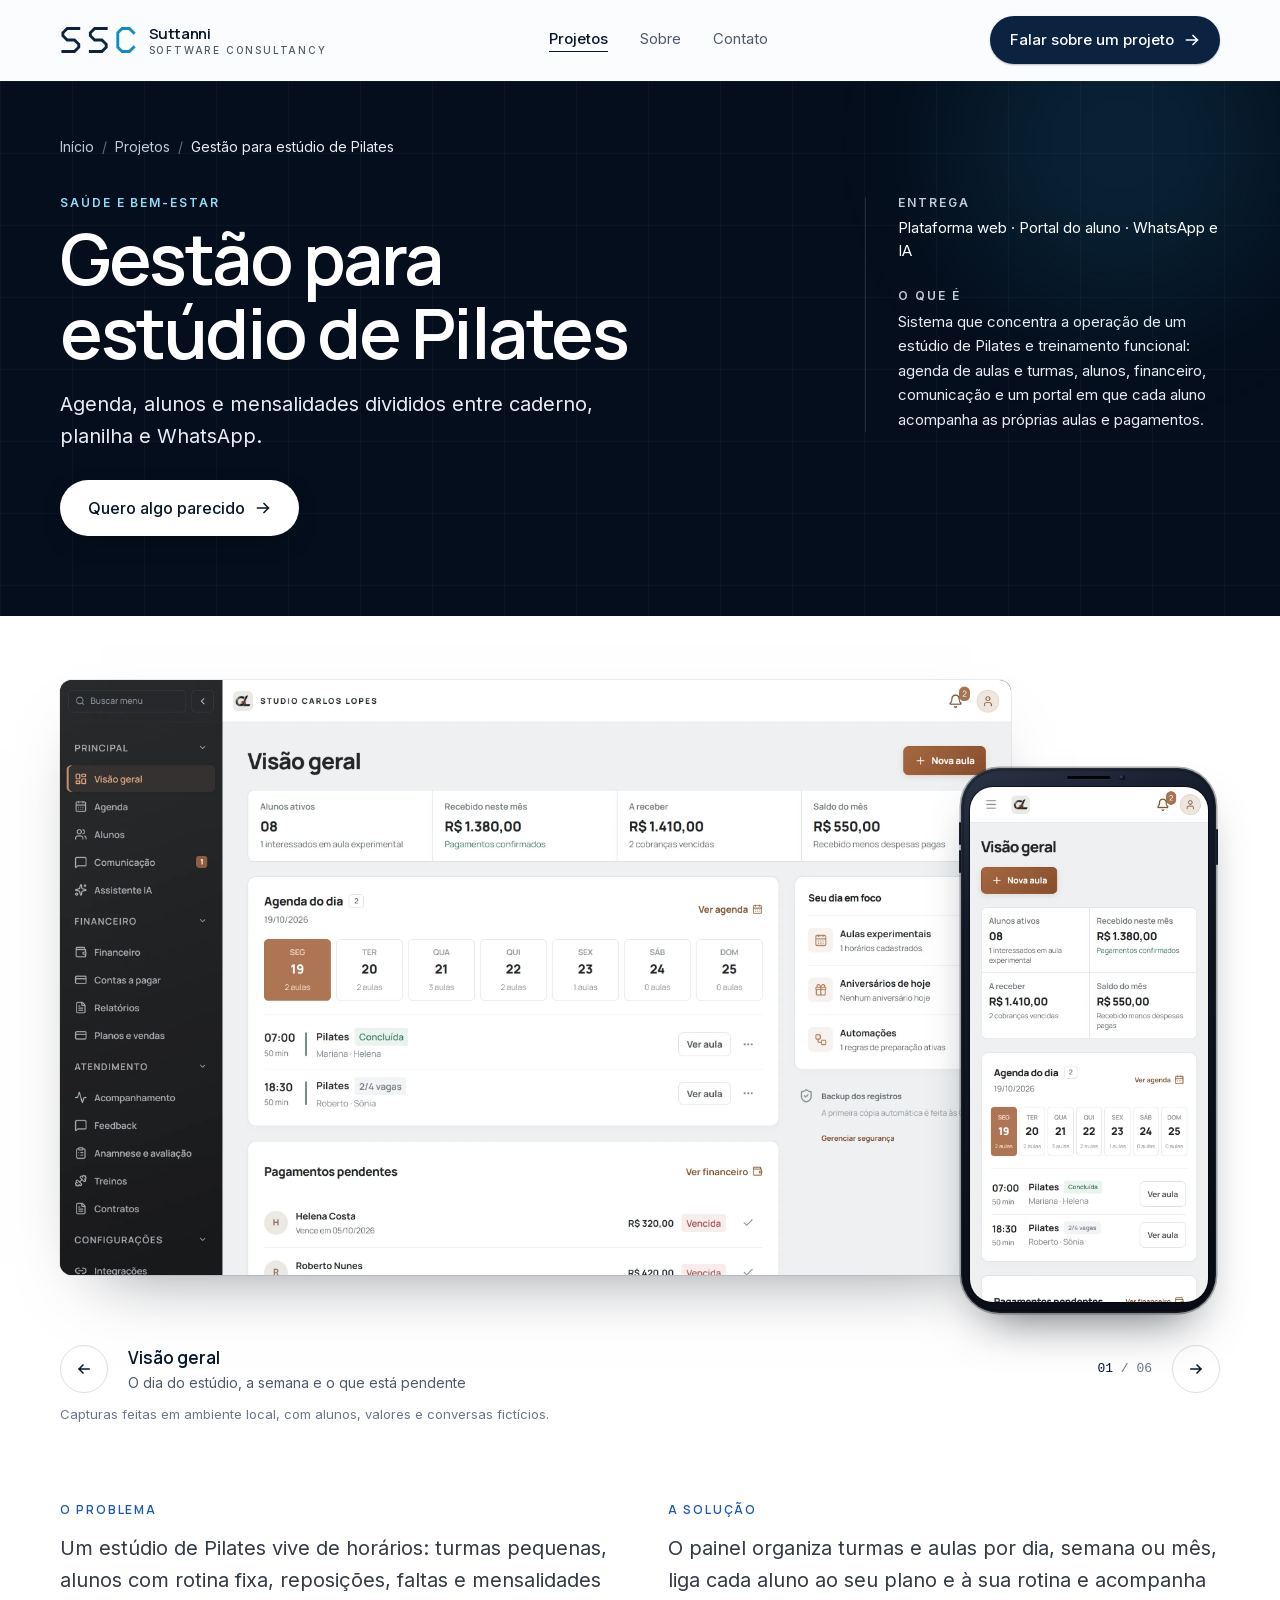
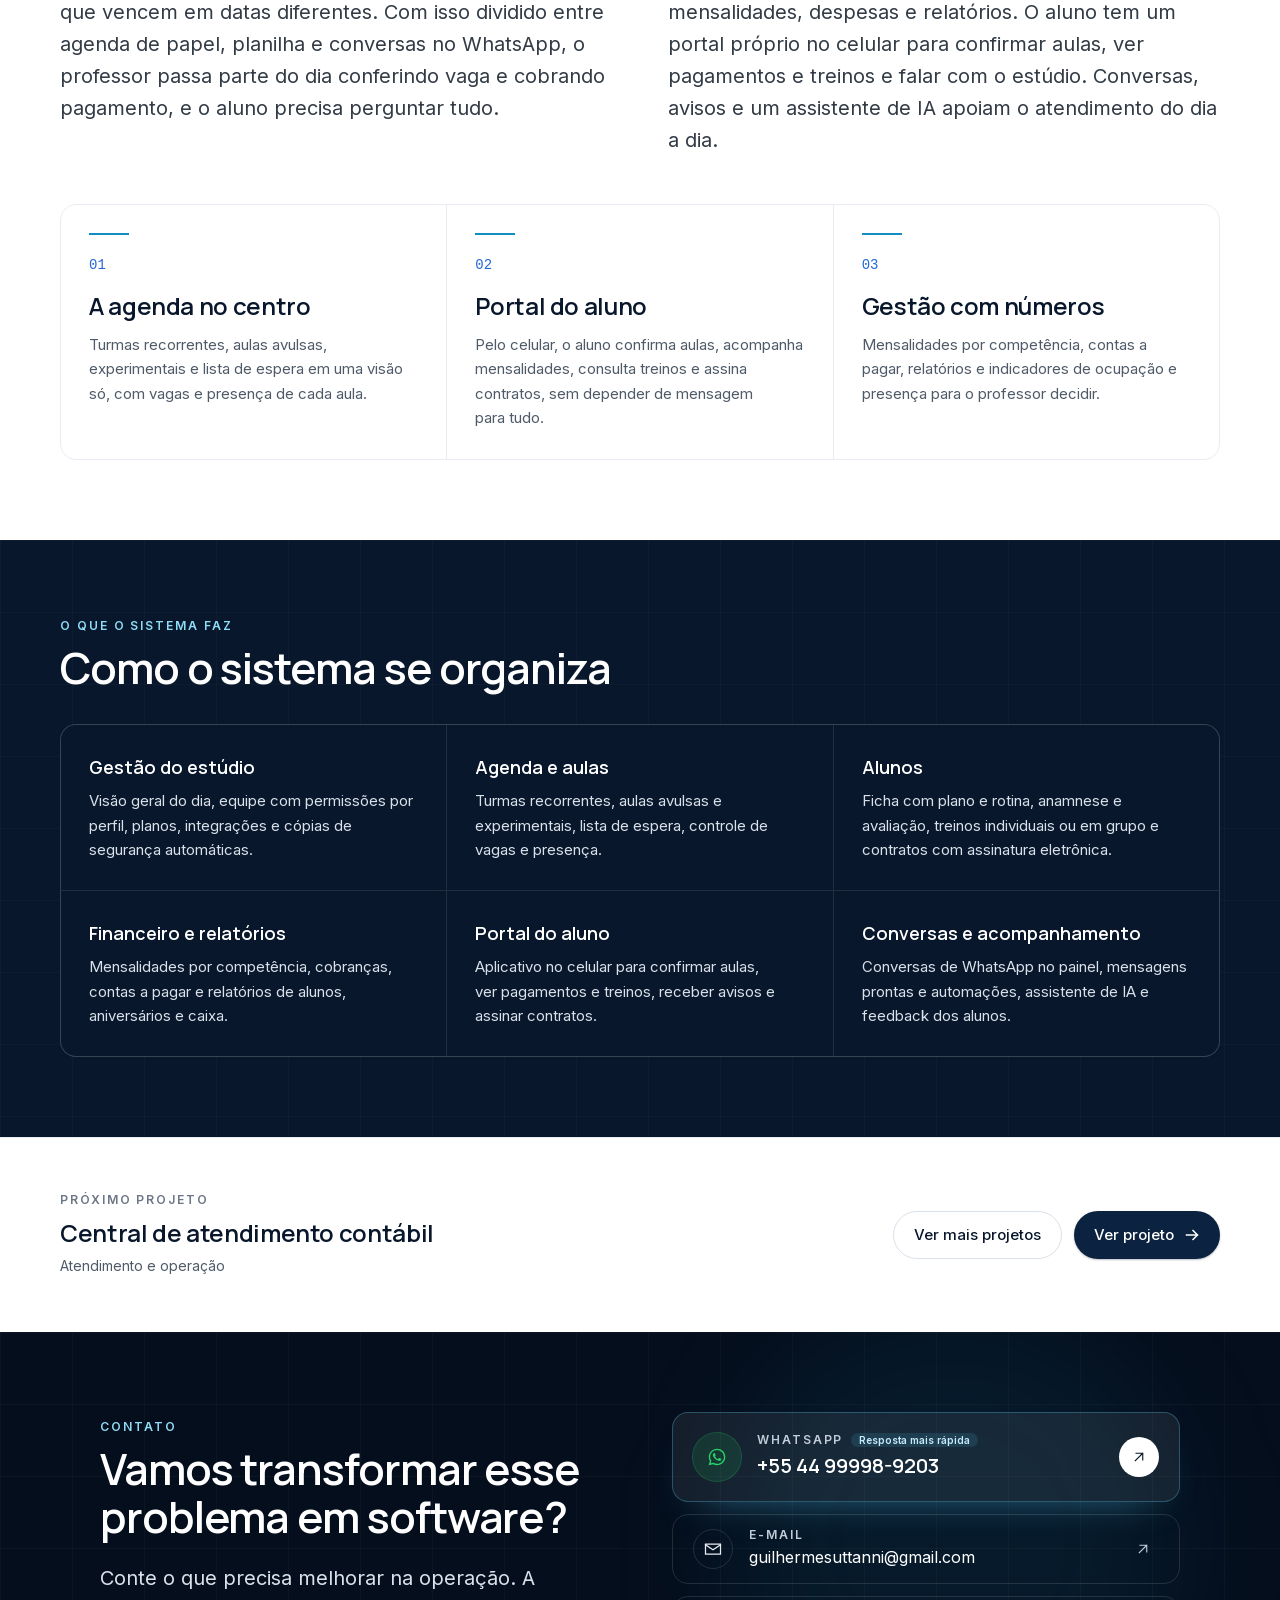
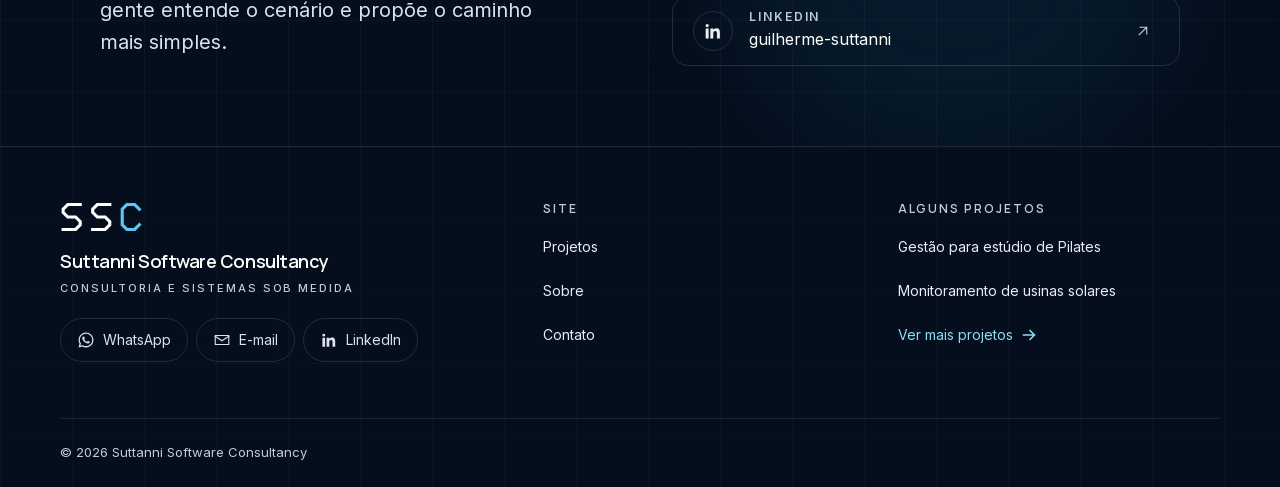
<file: projetos/studio-carlos-lopes/index.html>
<!DOCTYPE html><html lang="pt-BR" class="manrope_9e067a5b-module__vT7MWq__variable inter_2fe1ab3d-module__-T-KAq__variable"><head><meta charSet="utf-8"/><meta name="viewport" content="width=device-width, initial-scale=1"/><link rel="preload" href="/_next/static/media/83afe278b6a6bb3c-s.p.2bn3s6zvc0dyp.woff2" as="font" crossorigin="" type="font/woff2"/><link rel="preload" href="/_next/static/media/a343f882a40d2cc9-s.p.1sj6eobyi31rd.woff2" as="font" crossorigin="" type="font/woff2"/><link rel="preload" as="image" href="/projects/studio-carlos-lopes/desktop/visao-geral.webp"/><link rel="stylesheet" href="/_next/static/chunks/3ee8nvfncs0bu.css" data-precedence="next"/><link rel="preload" as="script" fetchPriority="low" href="/_next/static/chunks/3s6nzrbk-8mnv.js"/><script src="/_next/static/chunks/19mx3mg6lkumu.js" async=""></script><script src="/_next/static/chunks/1k__zuwipnzw8.js" async=""></script><script src="/_next/static/chunks/344n2zhqbh4pn.js" async=""></script><script src="/_next/static/chunks/turbopack-17znwwc_v55e2.js" async=""></script><script src="/_next/static/chunks/2_4q1vv5acecj.js" async=""></script><script src="/_next/static/chunks/1dckt2_fr9b4q.js" async=""></script><script src="/_next/static/chunks/39ydkgmq0q9n7.js" async=""></script><meta name="theme-color" content="#050e1c"/><meta name="color-scheme" content="light"/><title>Gestão para estúdio de Pilates · Saúde e bem-estar | Suttanni Software Consultancy</title><meta name="description" content="Painel para a equipe e portal do aluno no celular: turmas, alunos, financeiro e conversas no mesmo sistema."/><meta name="application-name" content="Suttanni Software Consultancy"/><meta name="author" content="Suttanni Software Consultancy"/><meta name="keywords" content="software sob medida,desenvolvimento de sistemas,consultoria em tecnologia,automação de processos,modernização de sistemas,sistemas para empresas"/><meta name="creator" content="Suttanni Software Consultancy"/><meta name="publisher" content="Suttanni Software Consultancy"/><meta name="robots" content="index, follow"/><meta name="googlebot" content="index, follow, max-image-preview:large"/><meta name="category" content="technology"/><link rel="canonical" href="https://guisuttanni.github.io/projetos/studio-carlos-lopes/"/><meta property="og:title" content="Gestão para estúdio de Pilates · Saúde e bem-estar"/><meta property="og:description" content="Painel para a equipe e portal do aluno no celular: turmas, alunos, financeiro e conversas no mesmo sistema."/><meta property="og:url" content="https://guisuttanni.github.io/projetos/studio-carlos-lopes/"/><meta property="og:site_name" content="Suttanni Software Consultancy"/><meta property="og:locale" content="pt_BR"/><meta property="og:image" content="https://guisuttanni.github.io/projetos/studio-carlos-lopes/og.png"/><meta property="og:image:width" content="1200"/><meta property="og:image:height" content="630"/><meta property="og:image:alt" content="Gestão para estúdio de Pilates · Saúde e bem-estar"/><meta property="og:type" content="website"/><meta name="twitter:card" content="summary_large_image"/><meta name="twitter:title" content="Gestão para estúdio de Pilates · Saúde e bem-estar"/><meta name="twitter:description" content="Painel para a equipe e portal do aluno no celular: turmas, alunos, financeiro e conversas no mesmo sistema."/><meta name="twitter:image" content="https://guisuttanni.github.io/projetos/studio-carlos-lopes/og.png"/><meta name="twitter:image:alt" content="Gestão para estúdio de Pilates · Saúde e bem-estar"/><meta name="twitter:image:width" content="1200"/><meta name="twitter:image:height" content="630"/><link rel="icon" href="https://guisuttanni.github.io/icon.svg" type="image/svg+xml"/><link rel="apple-touch-icon" href="https://guisuttanni.github.io/apple-touch-icon.png" sizes="180x180" type="image/png"/><meta name="next-size-adjust" content=""/><noscript><style>.reveal { opacity: 1 !important; transform: none !important; }</style></noscript><script src="/_next/static/chunks/0cz1d0mv5g_q7.js" noModule=""></script></head><body class="min-h-dvh antialiased"><div hidden=""><!--$--><!--/$--></div><a href="#conteudo" class="sr-only rounded-full bg-navy-900 px-5 py-3 text-sm text-white focus:not-sr-only focus:fixed focus:top-4 focus:left-4 focus:z-[60]">Ir para o conteúdo</a><header class="sticky top-0 z-50 border-b transition-[border-color] duration-300 ease-[var(--ease-out-soft)] border-transparent"><div aria-hidden="true" class="absolute inset-0 -z-10 bg-mist-50/85 backdrop-blur-md transition-opacity duration-300 ease-[var(--ease-out-soft)] supports-[backdrop-filter]:bg-mist-50/75 opacity-0"></div><div class="mx-auto w-full max-w-[1240px] px-5 sm:px-8 lg:px-10 "><div class="flex h-16 items-center justify-between gap-4 transition-[height] duration-300 ease-[var(--ease-out-soft)] lg:h-20"><a class="-m-2 rounded-lg p-2" aria-label="Suttanni Software Consultancy, página inicial" href="/"><span class="flex items-center gap-3 "><svg viewBox="0 0 106 36" fill="none" aria-hidden="true" focusable="false" class="h-6 w-auto shrink-0 sm:h-[26px]" shape-rendering="geometricPrecision"><g stroke-width="4" stroke-linecap="square" stroke-linejoin="miter"><path d="M24 2 H8 L2 8 V12 L8 18 H18 L24 24 V28 L18 34 H2" stroke="#0b2340" transform="translate(2 0)"></path><path d="M24 2 H8 L2 8 V12 L8 18 H18 L24 24 V28 L18 34 H2" stroke="#0b2340" transform="translate(40 0)"></path><path d="M24 8 L18 2 H8 L2 8 V28 L8 34 H18 L24 28" stroke="#0e8ec4" transform="translate(78 0)"></path></g></svg><span class="hidden min-w-0 flex-col leading-none lg:flex"><span class="font-display text-[0.9375rem] font-semibold tracking-tight text-navy-900">Suttanni</span><span class="mt-1 text-[0.625rem] font-medium uppercase tracking-[0.18em] text-graphite-500">Software Consultancy</span></span></span></a><nav aria-label="Principal" class="hidden items-center gap-1 md:flex"><a aria-current="page" class="group inline-flex min-h-10 items-center rounded-full px-3.5 text-[0.9375rem] transition-colors duration-200 hover:text-navy-900 text-navy-900 font-medium" href="/projetos/"><span class="link-line pb-0.5" data-active="">Projetos</span></a><a class="group inline-flex min-h-10 items-center rounded-full px-3.5 text-[0.9375rem] transition-colors duration-200 hover:text-navy-900 text-graphite-500" href="/sobre/"><span class="link-line pb-0.5">Sobre</span></a><a class="group inline-flex min-h-10 items-center rounded-full px-3.5 text-[0.9375rem] transition-colors duration-200 hover:text-navy-900 text-graphite-500" href="/contato/"><span class="link-line pb-0.5">Contato</span></a></nav><div class="flex items-center gap-2"><div class="hidden md:block"><a class="group/btn inline-flex items-center justify-center gap-2.5 rounded-full font-medium transition-[background-color,color,border-color,transform,translate,scale,box-shadow] duration-200 ease-[var(--ease-out-soft)] hover:-translate-y-px active:translate-y-0 whitespace-nowrap bg-navy-800 text-white shadow-[0_1px_2px_rgba(8,23,43,0.28)] hover:bg-navy-700 hover:shadow-[0_12px_28px_-12px_rgba(8,23,43,0.7)] min-h-12 px-5 text-[0.9375rem] " href="/contato/">Falar sobre um projeto<svg viewBox="0 0 16 16" fill="none" aria-hidden="true" class="h-4 w-4 transition-transform duration-200 ease-[var(--ease-out-soft)] group-hover/btn:translate-x-1 "><path d="M2.5 8h11m0 0L9 3.5M13.5 8 9 12.5" stroke="currentColor" stroke-width="1.5" stroke-linecap="square"></path></svg></a></div><button type="button" aria-expanded="false" aria-controls="menu-mobile" aria-label="Abrir menu" class="relative -mr-2 flex h-12 w-12 items-center justify-center rounded-full text-navy-900 transition-colors hover:bg-mist-200/70 md:hidden"><span class="sr-only">Abrir menu</span><span aria-hidden="true" class="flex h-4 w-5 flex-col justify-between"><span class="block h-px w-full origin-center bg-current transition-transform duration-300 ease-[var(--ease-out-soft)] "></span><span class="block h-px w-full bg-current transition-opacity duration-200 opacity-100"></span><span class="block h-px w-full origin-center bg-current transition-transform duration-300 ease-[var(--ease-out-soft)] "></span></span></button></div></div></div><div id="menu-mobile" inert="" aria-hidden="true" class="fixed inset-x-0 top-16 bottom-0 z-40 overflow-y-auto border-t border-mist-200 bg-mist-50 transition-[opacity,visibility,transform,translate,scale] duration-300 ease-[var(--ease-out-soft)] md:hidden invisible -translate-y-2 opacity-0"><div class="mx-auto w-full max-w-[1240px] px-5 sm:px-8 lg:px-10 flex min-h-full flex-col pt-6 pb-10"><nav aria-label="Menu" class="flex flex-col"><a class="group flex items-center justify-between border-b border-mist-200 py-5 text-h3 font-display font-semibold text-navy-900 transition-[opacity,transform,translate,scale] duration-500 ease-[var(--ease-out-soft)] translate-y-2 opacity-0" style="transition-delay:0ms" href="/projetos/">Projetos<svg viewBox="0 0 16 16" fill="none" aria-hidden="true" class="h-4 w-4 transition-transform duration-200 ease-[var(--ease-out-soft)] group-hover/btn:translate-x-1 text-graphite-400 transition-transform duration-200 group-hover:translate-x-1"><path d="M2.5 8h11m0 0L9 3.5M13.5 8 9 12.5" stroke="currentColor" stroke-width="1.5" stroke-linecap="square"></path></svg></a><a class="group flex items-center justify-between border-b border-mist-200 py-5 text-h3 font-display font-semibold text-navy-900 transition-[opacity,transform,translate,scale] duration-500 ease-[var(--ease-out-soft)] translate-y-2 opacity-0" style="transition-delay:0ms" href="/sobre/">Sobre<svg viewBox="0 0 16 16" fill="none" aria-hidden="true" class="h-4 w-4 transition-transform duration-200 ease-[var(--ease-out-soft)] group-hover/btn:translate-x-1 text-graphite-400 transition-transform duration-200 group-hover:translate-x-1"><path d="M2.5 8h11m0 0L9 3.5M13.5 8 9 12.5" stroke="currentColor" stroke-width="1.5" stroke-linecap="square"></path></svg></a><a class="group flex items-center justify-between border-b border-mist-200 py-5 text-h3 font-display font-semibold text-navy-900 transition-[opacity,transform,translate,scale] duration-500 ease-[var(--ease-out-soft)] translate-y-2 opacity-0" style="transition-delay:0ms" href="/contato/">Contato<svg viewBox="0 0 16 16" fill="none" aria-hidden="true" class="h-4 w-4 transition-transform duration-200 ease-[var(--ease-out-soft)] group-hover/btn:translate-x-1 text-graphite-400 transition-transform duration-200 group-hover:translate-x-1"><path d="M2.5 8h11m0 0L9 3.5M13.5 8 9 12.5" stroke="currentColor" stroke-width="1.5" stroke-linecap="square"></path></svg></a></nav><div class="mt-8 flex flex-col gap-3"><a class="group/btn inline-flex items-center justify-center gap-2.5 rounded-full font-medium transition-[background-color,color,border-color,transform,translate,scale,box-shadow] duration-200 ease-[var(--ease-out-soft)] hover:-translate-y-px active:translate-y-0 whitespace-nowrap bg-navy-800 text-white shadow-[0_1px_2px_rgba(8,23,43,0.28)] hover:bg-navy-700 hover:shadow-[0_12px_28px_-12px_rgba(8,23,43,0.7)] min-h-13 px-6 text-base sm:min-h-14 sm:px-7 w-full" href="/contato/">Falar sobre um projeto<svg viewBox="0 0 16 16" fill="none" aria-hidden="true" class="h-4 w-4 transition-transform duration-200 ease-[var(--ease-out-soft)] group-hover/btn:translate-x-1 "><path d="M2.5 8h11m0 0L9 3.5M13.5 8 9 12.5" stroke="currentColor" stroke-width="1.5" stroke-linecap="square"></path></svg></a><a href="https://wa.me/5544999989203?text=Ol%C3%A1!%20Conheci%20a%20Suttanni%20Software%20Consultancy%20pelo%20site%20e%20gostaria%20de%20conversar%20sobre%20um%20projeto." class="group/btn inline-flex items-center justify-center gap-2.5 rounded-full font-medium transition-[background-color,color,border-color,transform,translate,scale,box-shadow] duration-200 ease-[var(--ease-out-soft)] hover:-translate-y-px active:translate-y-0 whitespace-nowrap border border-mist-300 bg-white text-navy-900 hover:border-navy-800 hover:shadow-[0_10px_24px_-16px_rgba(8,23,43,0.45)] min-h-13 px-6 text-base sm:min-h-14 sm:px-7 w-full" target="_blank" rel="noopener noreferrer"><svg viewBox="0 0 24 24" fill="currentColor" aria-hidden="true" class="h-5 w-5 text-[#25D366]"><path d="M12.04 2C6.58 2 2.13 6.45 2.13 11.91c0 1.75.46 3.45 1.32 4.95L2 22l5.25-1.38a9.87 9.87 0 0 0 4.79 1.22h.01c5.46 0 9.91-4.45 9.91-9.91 0-2.65-1.03-5.14-2.9-7.01A9.82 9.82 0 0 0 12.04 2Zm0 18.15h-.01a8.2 8.2 0 0 1-4.19-1.15l-.3-.18-3.12.82.83-3.04-.2-.31a8.2 8.2 0 0 1-1.26-4.38c0-4.54 3.7-8.24 8.25-8.24 2.2 0 4.27.86 5.83 2.42a8.19 8.19 0 0 1 2.41 5.83c0 4.54-3.7 8.23-8.24 8.23Zm4.52-6.17c-.25-.12-1.47-.72-1.69-.81-.23-.08-.39-.12-.56.13-.16.24-.64.8-.78.97-.15.16-.29.18-.53.06-.25-.13-1.05-.39-1.99-1.23-.74-.66-1.23-1.47-1.38-1.72-.14-.25-.01-.38.11-.5.11-.11.25-.29.37-.43.12-.15.16-.25.25-.41.08-.17.04-.31-.02-.43-.06-.12-.56-1.34-.76-1.84-.2-.48-.4-.42-.56-.43h-.47c-.17 0-.43.06-.66.31-.22.25-.87.85-.87 2.07 0 1.22.89 2.4 1.02 2.56.12.17 1.75 2.67 4.24 3.74.59.26 1.05.41 1.41.52.59.19 1.13.16 1.56.1.47-.07 1.47-.6 1.67-1.18.21-.58.21-1.07.15-1.18-.06-.11-.23-.17-.48-.29Z"></path></svg>WhatsApp</a></div><div class="mt-auto pt-10"><p class="text-eyebrow font-semibold uppercase text-graphite-400">Contato direto</p><a href="mailto:guilhermesuttanni@gmail.com" class="mt-3 block [overflow-wrap:anywhere] text-[0.9375rem] text-graphite-700 underline-offset-4 hover:underline">guilhermesuttanni@gmail.com</a><a href="https://wa.me/5544999989203?text=Ol%C3%A1!%20Conheci%20a%20Suttanni%20Software%20Consultancy%20pelo%20site%20e%20gostaria%20de%20conversar%20sobre%20um%20projeto." target="_blank" rel="noopener noreferrer" class="mt-1 block text-[0.9375rem] text-graphite-700 underline-offset-4 hover:underline">+55 44 99998-9203</a></div></div></div></header><main id="conteudo"><script type="application/ld+json">{"@context":"https://schema.org","@graph":[{"@type":"CreativeWork","@id":"https://guisuttanni.github.io/projetos/studio-carlos-lopes/#projeto","name":"Gestão para estúdio de Pilates","headline":"Gestão para estúdio de Pilates","description":"Painel para a equipe e portal do aluno no celular: turmas, alunos, financeiro e conversas no mesmo sistema.","about":"Saúde e bem-estar","url":"https://guisuttanni.github.io/projetos/studio-carlos-lopes/","inLanguage":"pt-BR","creator":{"@id":"https://guisuttanni.github.io/#organizacao"}},{"@type":"BreadcrumbList","itemListElement":[{"@type":"ListItem","position":1,"name":"Início","item":"https://guisuttanni.github.io/"},{"@type":"ListItem","position":2,"name":"Projetos","item":"https://guisuttanni.github.io/projetos/"},{"@type":"ListItem","position":3,"name":"Gestão para estúdio de Pilates","item":"https://guisuttanni.github.io/projetos/studio-carlos-lopes/"}]}]}</script><section class="relative overflow-hidden bg-navy-950 pt-10 pb-14 text-white sm:pt-12 sm:pb-16 lg:pb-20"><div aria-hidden="true" class="ssc-grid grid-drift absolute inset-0 opacity-50"></div><div aria-hidden="true" class="absolute -top-24 right-0 h-80 w-80 rounded-full bg-signal-500/12 blur-3xl"></div><div class="mx-auto w-full max-w-[1240px] px-5 sm:px-8 lg:px-10 relative"><nav aria-label="Trilha de navegação" class="text-sm text-mist-400"><ol class="flex flex-wrap items-center gap-2"><li><a class="inline-flex min-h-9 items-center transition-colors hover:text-white" href="/">Início</a></li><li aria-hidden="true" class="text-mist-400/50">/</li><li><a class="inline-flex min-h-9 items-center transition-colors hover:text-white" href="/projetos/">Projetos</a></li><li aria-hidden="true" class="text-mist-400/50">/</li><li class="text-mist-200" aria-current="page">Gestão para estúdio de Pilates</li></ol></nav><div class="mt-8 grid gap-10 lg:grid-cols-12 lg:gap-12"><div class="lg:col-span-7"><div class="reveal  "><span class="block text-eyebrow font-semibold uppercase [text-wrap:balance] text-signal-300 ">Saúde e bem-estar</span><h1 class="mt-3 text-display font-semibold text-white">Gestão para estúdio de Pilates</h1><p class="mt-5 max-w-xl text-lead text-mist-200">Agenda, alunos e mensalidades divididos entre caderno, planilha e WhatsApp.</p></div><div class="reveal  " style="--reveal-delay:80ms"><div class="mt-7 flex flex-col gap-3 sm:flex-row"><a class="group/btn inline-flex items-center justify-center gap-2.5 rounded-full font-medium transition-[background-color,color,border-color,transform,translate,scale,box-shadow] duration-200 ease-[var(--ease-out-soft)] hover:-translate-y-px active:translate-y-0 whitespace-nowrap bg-white text-navy-900 shadow-[0_8px_30px_-16px_rgba(0,0,0,0.8)] hover:shadow-[0_0_0_4px_rgb(92_200_242/0.18),0_14px_34px_-14px_rgba(0,0,0,0.85)] min-h-13 px-6 text-base sm:min-h-14 sm:px-7 " href="/contato/">Quero algo parecido<svg viewBox="0 0 16 16" fill="none" aria-hidden="true" class="h-4 w-4 transition-transform duration-200 ease-[var(--ease-out-soft)] group-hover/btn:translate-x-1 "><path d="M2.5 8h11m0 0L9 3.5M13.5 8 9 12.5" stroke="currentColor" stroke-width="1.5" stroke-linecap="square"></path></svg></a></div></div></div><div class="reveal  lg:col-span-4 lg:col-start-9" style="--reveal-delay:120ms"><dl class="grid gap-x-6 gap-y-7 border-t border-white/12 pt-8 sm:grid-cols-2 lg:grid-cols-1 lg:border-t-0 lg:border-l lg:pt-0 lg:pl-8"><div><dt class="text-eyebrow font-semibold uppercase text-mist-400">Entrega</dt><dd class="mt-2 flex flex-wrap gap-x-2 gap-y-1 text-[0.9375rem] text-white">Plataforma web · Portal do aluno · WhatsApp e IA</dd></div><div class="sm:col-span-2 lg:col-span-1"><dt class="text-eyebrow font-semibold uppercase text-mist-400">O que é</dt><dd class="mt-2 text-[0.9375rem] leading-relaxed text-mist-200">Sistema que concentra a operação de um estúdio de Pilates e treinamento funcional: agenda de aulas e turmas, alunos, financeiro, comunicação e um portal em que cada aluno acompanha as próprias aulas e pagamentos.</dd></div></dl></div></div></div></section><section class="bg-white pt-10 sm:pt-14 lg:pt-16"><div class="mx-auto w-full max-w-[1240px] px-5 sm:px-8 lg:px-10 "><div class="reveal reveal-soft mx-auto max-w-[1160px]"><div role="region" aria-roledescription="carrossel" aria-label="Telas do sistema" tabindex="0" class="rounded-xl outline-none focus-visible:ring-2 focus-visible:ring-accent-600 focus-visible:ring-offset-8"><div><div class="device-stage  "><div class="device-screen"><img src="/projects/studio-carlos-lopes/desktop/visao-geral.webp" alt="Visão geral do painel do estúdio, com alunos ativos, valores recebidos e a receber, agenda da semana com as aulas do dia e pagamentos pendentes" aria-hidden="false" width="2880" height="1800" loading="eager" decoding="async" class="device-layer is-active"/><img src="/projects/studio-carlos-lopes/desktop/agenda.webp" alt="" aria-hidden="true" width="2880" height="1800" loading="lazy" decoding="async" class="device-layer "/><img src="/projects/studio-carlos-lopes/desktop/planos.webp" alt="" aria-hidden="true" width="2880" height="1800" loading="lazy" decoding="async" class="device-layer "/></div><div class="device-phone"><div class="phone-shell "><div class="phone-body"><span aria-hidden="true" class="phone-button phone-button--power"></span><span aria-hidden="true" class="phone-button phone-button--volume-up"></span><span aria-hidden="true" class="phone-button phone-button--volume-down"></span><span aria-hidden="true" class="phone-speaker"></span><span aria-hidden="true" class="phone-camera"></span><div class="phone-screen"><img src="/projects/studio-carlos-lopes/mobile/painel-mobile.webp" alt="Painel do estúdio aberto no celular, com os indicadores do mês e a agenda do dia" aria-hidden="false" width="780" height="1688" loading="lazy" decoding="async" class="device-layer device-layer--phone is-active"/><img src="/projects/studio-carlos-lopes/mobile/portal-aulas.webp" alt="" aria-hidden="true" width="780" height="1688" loading="lazy" decoding="async" class="device-layer device-layer--phone "/><img src="/projects/studio-carlos-lopes/mobile/portal-pagamentos.webp" alt="" aria-hidden="true" width="780" height="1688" loading="lazy" decoding="async" class="device-layer device-layer--phone "/></div></div></div></div></div></div><div class="mt-6 flex flex-wrap items-center gap-x-5 gap-y-4 sm:mt-8 sm:flex-nowrap"><button type="button" aria-label="Tela anterior" class="group/arrow flex shrink-0 items-center justify-center rounded-full border border-mist-300 bg-white text-navy-900 transition-[background-color,border-color,color,translate,box-shadow] duration-300 ease-[var(--ease-out-soft)] hover:-translate-y-px hover:border-navy-800 hover:bg-navy-800 hover:text-white hover:shadow-[0_10px_24px_-14px_rgba(8,23,43,0.7)] active:translate-y-0 active:bg-navy-900 active:text-white h-12 w-12 "><svg viewBox="0 0 16 16" fill="none" aria-hidden="true" class="h-4 w-4 transition-transform duration-300 ease-[var(--ease-out-soft)] group-hover/arrow:-translate-x-0.5"><path d="M13 8H3m0 0 4-4M3 8l4 4" stroke="currentColor" stroke-width="1.5" stroke-linecap="square"></path></svg></button><div class="order-first min-w-0 basis-full sm:order-none sm:flex-1 sm:basis-0"><p class="fade-in font-display text-[1.0625rem] font-semibold text-navy-900">Visão geral</p><p class="fade-in mt-0.5 text-[0.875rem] leading-snug text-graphite-500">O dia do estúdio, a semana e o que está pendente</p></div><span class="flex-1 text-center font-mono text-[0.8125rem] text-graphite-400 sm:flex-none" aria-live="polite"><span class="text-navy-900">01</span> / <!-- -->06</span><button type="button" aria-label="Próxima tela" class="group/arrow flex shrink-0 items-center justify-center rounded-full border border-mist-300 bg-white text-navy-900 transition-[background-color,border-color,color,translate,box-shadow] duration-300 ease-[var(--ease-out-soft)] hover:-translate-y-px hover:border-navy-800 hover:bg-navy-800 hover:text-white hover:shadow-[0_10px_24px_-14px_rgba(8,23,43,0.7)] active:translate-y-0 active:bg-navy-900 active:text-white h-12 w-12 "><svg viewBox="0 0 16 16" fill="none" aria-hidden="true" class="h-4 w-4 transition-transform duration-300 ease-[var(--ease-out-soft)] group-hover/arrow:translate-x-0.5"><path d="M3 8h10m0 0L9 4m4 4-4 4" stroke="currentColor" stroke-width="1.5" stroke-linecap="square"></path></svg></button></div></div><p class="mt-3 text-[0.8125rem] text-graphite-400">Capturas feitas em ambiente local, com alunos, valores e conversas fictícios.</p></div></div></section><section class="section bg-white"><div class="mx-auto w-full max-w-[1240px] px-5 sm:px-8 lg:px-10 "><div class="grid gap-10 lg:grid-cols-2 lg:gap-14"><div class="reveal  "><h2 class="block text-eyebrow font-semibold uppercase [text-wrap:balance] text-accent-700 ">O problema</h2><p class="mt-4 text-lead text-graphite-700">Um estúdio de Pilates vive de horários: turmas pequenas, alunos com rotina fixa, reposições, faltas e mensalidades que vencem em datas diferentes. Com isso dividido entre agenda de papel, planilha e conversas no WhatsApp, o professor passa parte do dia conferindo vaga e cobrando pagamento, e o aluno precisa perguntar tudo.</p></div><div class="reveal  " style="--reveal-delay:80ms"><h2 class="block text-eyebrow font-semibold uppercase [text-wrap:balance] text-accent-700 ">A solução</h2><p class="mt-4 text-lead text-graphite-700">O painel organiza turmas e aulas por dia, semana ou mês, liga cada aluno ao seu plano e à sua rotina e acompanha mensalidades, despesas e relatórios. O aluno tem um portal próprio no celular para confirmar aulas, ver pagamentos e treinos e falar com o estúdio. Conversas, avisos e um assistente de IA apoiam o atendimento do dia a dia.</p></div></div><ul class="mt-12 grid gap-px overflow-hidden rounded-2xl border border-mist-200 bg-mist-200 lg:grid-cols-3"><li class="reveal  flex flex-col bg-white p-6 sm:p-7"><span aria-hidden="true" class="step-bar mb-5 block h-0.5 bg-signal-600"></span><span class="font-mono text-sm text-accent-600">01</span><h3 class="mt-4 text-h3 font-semibold text-navy-900">A agenda no centro</h3><p class="mt-3 text-[0.9375rem] leading-relaxed text-graphite-500">Turmas recorrentes, aulas avulsas, experimentais e lista de espera em uma visão só, com vagas e presença de cada aula.</p></li><li class="reveal  flex flex-col bg-white p-6 sm:p-7" style="--reveal-delay:70ms"><span aria-hidden="true" class="step-bar mb-5 block h-0.5 bg-signal-600"></span><span class="font-mono text-sm text-accent-600">02</span><h3 class="mt-4 text-h3 font-semibold text-navy-900">Portal do aluno</h3><p class="mt-3 text-[0.9375rem] leading-relaxed text-graphite-500">Pelo celular, o aluno confirma aulas, acompanha mensalidades, consulta treinos e assina contratos, sem depender de mensagem para tudo.</p></li><li class="reveal  flex flex-col bg-white p-6 sm:p-7" style="--reveal-delay:140ms"><span aria-hidden="true" class="step-bar mb-5 block h-0.5 bg-signal-600"></span><span class="font-mono text-sm text-accent-600">03</span><h3 class="mt-4 text-h3 font-semibold text-navy-900">Gestão com números</h3><p class="mt-3 text-[0.9375rem] leading-relaxed text-graphite-500">Mensalidades por competência, contas a pagar, relatórios e indicadores de ocupação e presença para o professor decidir.</p></li></ul></div></section><section class="section relative overflow-hidden bg-navy-900 text-white"><div aria-hidden="true" class="ssc-grid grid-drift absolute inset-0 opacity-40"></div><div class="mx-auto w-full max-w-[1240px] px-5 sm:px-8 lg:px-10 relative"><div class="reveal  max-w-2xl"><span class="block text-eyebrow font-semibold uppercase [text-wrap:balance] text-signal-300 ">O que o sistema faz</span><h2 class="mt-3 text-h2 font-semibold text-white">Como o sistema se organiza</h2></div><ul class="mt-8 grid gap-px overflow-hidden rounded-2xl border border-white/10 bg-white/10 sm:grid-cols-2 lg:grid-cols-3"><li class="reveal  bg-navy-900 p-6 sm:p-7"><h3 class="font-display text-lg font-semibold text-white">Gestão do estúdio</h3><p class="mt-2 text-[0.9375rem] leading-relaxed text-mist-300">Visão geral do dia, equipe com permissões por perfil, planos, integrações e cópias de segurança automáticas.</p></li><li class="reveal  bg-navy-900 p-6 sm:p-7" style="--reveal-delay:60ms"><h3 class="font-display text-lg font-semibold text-white">Agenda e aulas</h3><p class="mt-2 text-[0.9375rem] leading-relaxed text-mist-300">Turmas recorrentes, aulas avulsas e experimentais, lista de espera, controle de vagas e presença.</p></li><li class="reveal  bg-navy-900 p-6 sm:p-7" style="--reveal-delay:120ms"><h3 class="font-display text-lg font-semibold text-white">Alunos</h3><p class="mt-2 text-[0.9375rem] leading-relaxed text-mist-300">Ficha com plano e rotina, anamnese e avaliação, treinos individuais ou em grupo e contratos com assinatura eletrônica.</p></li><li class="reveal  bg-navy-900 p-6 sm:p-7" style="--reveal-delay:180ms"><h3 class="font-display text-lg font-semibold text-white">Financeiro e relatórios</h3><p class="mt-2 text-[0.9375rem] leading-relaxed text-mist-300">Mensalidades por competência, cobranças, contas a pagar e relatórios de alunos, aniversários e caixa.</p></li><li class="reveal  bg-navy-900 p-6 sm:p-7" style="--reveal-delay:240ms"><h3 class="font-display text-lg font-semibold text-white">Portal do aluno</h3><p class="mt-2 text-[0.9375rem] leading-relaxed text-mist-300">Aplicativo no celular para confirmar aulas, ver pagamentos e treinos, receber avisos e assinar contratos.</p></li><li class="reveal  bg-navy-900 p-6 sm:p-7" style="--reveal-delay:300ms"><h3 class="font-display text-lg font-semibold text-white">Conversas e acompanhamento</h3><p class="mt-2 text-[0.9375rem] leading-relaxed text-mist-300">Conversas de WhatsApp no painel, mensagens prontas e automações, assistente de IA e feedback dos alunos.</p></li></ul></div></section><section class="section-tight border-t border-mist-200 bg-white"><div class="mx-auto w-full max-w-[1240px] px-5 sm:px-8 lg:px-10 "><div class="flex flex-col gap-6 sm:flex-row sm:items-center sm:justify-between"><div><p class="text-eyebrow font-semibold uppercase text-graphite-400">Próximo projeto</p><p class="mt-3 text-h3 font-display font-semibold text-navy-900">Central de atendimento contábil</p><p class="mt-2 text-sm text-graphite-500">Atendimento e operação</p></div><div class="flex flex-col gap-3 sm:flex-row"><a class="group/btn inline-flex items-center justify-center gap-2.5 rounded-full font-medium transition-[background-color,color,border-color,transform,translate,scale,box-shadow] duration-200 ease-[var(--ease-out-soft)] hover:-translate-y-px active:translate-y-0 whitespace-nowrap border border-mist-300 bg-white text-navy-900 hover:border-navy-800 hover:shadow-[0_10px_24px_-16px_rgba(8,23,43,0.45)] min-h-12 px-5 text-[0.9375rem] " href="/projetos/">Ver mais projetos</a><a class="group/btn inline-flex items-center justify-center gap-2.5 rounded-full font-medium transition-[background-color,color,border-color,transform,translate,scale,box-shadow] duration-200 ease-[var(--ease-out-soft)] hover:-translate-y-px active:translate-y-0 whitespace-nowrap bg-navy-800 text-white shadow-[0_1px_2px_rgba(8,23,43,0.28)] hover:bg-navy-700 hover:shadow-[0_12px_28px_-12px_rgba(8,23,43,0.7)] min-h-12 px-5 text-[0.9375rem] " href="/projetos/millenium-atendimento/">Ver projeto<svg viewBox="0 0 16 16" fill="none" aria-hidden="true" class="h-4 w-4 transition-transform duration-200 ease-[var(--ease-out-soft)] group-hover/btn:translate-x-1 "><path d="M2.5 8h11m0 0L9 3.5M13.5 8 9 12.5" stroke="currentColor" stroke-width="1.5" stroke-linecap="square"></path></svg></a></div></div></div></section><section id="contato" class="section relative scroll-mt-24 overflow-hidden bg-navy-950 text-white"><div aria-hidden="true" class="ssc-grid grid-drift absolute inset-0 opacity-50"></div><div aria-hidden="true" class="absolute top-1/2 right-[8%] hidden h-[28rem] w-[28rem] -translate-y-1/2 rounded-full bg-signal-500/8 blur-3xl lg:block"></div><div class="mx-auto w-full max-w-[1240px] px-5 sm:px-8 lg:px-10 relative"><div class="mx-auto grid max-w-[1080px] gap-10 lg:grid-cols-2 lg:items-center lg:gap-16"><div class="reveal  "><span class="block text-eyebrow font-semibold uppercase [text-wrap:balance] text-signal-300 ">Contato</span><h2 class="mt-3 text-h2 font-semibold text-white">Vamos transformar esse problema em software?</h2><p class="mt-5 max-w-md text-lead text-mist-300">Conte o que precisa melhorar na operação. A gente entende o cenário e propõe o caminho mais simples.</p></div><ul class="grid gap-3"><li class="reveal  " style="--reveal-delay:80ms"><a href="https://wa.me/5544999989203?text=Ol%C3%A1!%20Conheci%20a%20Suttanni%20Software%20Consultancy%20pelo%20site%20e%20gostaria%20de%20conversar%20sobre%20um%20projeto." target="_blank" rel="noopener noreferrer" class="group relative flex items-center gap-4 rounded-2xl border transition-[background-color,border-color,transform,translate,scale,box-shadow] duration-300 ease-[var(--ease-out-soft)] hover:-translate-y-0.5 border-signal-400/30 bg-white/[0.07] p-4 shadow-[0_18px_40px_-28px_rgba(92,200,242,0.6)] hover:border-signal-400/60 hover:bg-white/10 sm:p-5"><span class="flex shrink-0 items-center justify-center rounded-full h-12 w-12 bg-[#25D366]/12 ring-1 ring-[#25D366]/30"><svg viewBox="0 0 24 24" fill="currentColor" aria-hidden="true" class="h-5 w-5 text-[#25D366]"><path d="M12.04 2C6.58 2 2.13 6.45 2.13 11.91c0 1.75.46 3.45 1.32 4.95L2 22l5.25-1.38a9.87 9.87 0 0 0 4.79 1.22h.01c5.46 0 9.91-4.45 9.91-9.91 0-2.65-1.03-5.14-2.9-7.01A9.82 9.82 0 0 0 12.04 2Zm0 18.15h-.01a8.2 8.2 0 0 1-4.19-1.15l-.3-.18-3.12.82.83-3.04-.2-.31a8.2 8.2 0 0 1-1.26-4.38c0-4.54 3.7-8.24 8.25-8.24 2.2 0 4.27.86 5.83 2.42a8.19 8.19 0 0 1 2.41 5.83c0 4.54-3.7 8.23-8.24 8.23Zm4.52-6.17c-.25-.12-1.47-.72-1.69-.81-.23-.08-.39-.12-.56.13-.16.24-.64.8-.78.97-.15.16-.29.18-.53.06-.25-.13-1.05-.39-1.99-1.23-.74-.66-1.23-1.47-1.38-1.72-.14-.25-.01-.38.11-.5.11-.11.25-.29.37-.43.12-.15.16-.25.25-.41.08-.17.04-.31-.02-.43-.06-.12-.56-1.34-.76-1.84-.2-.48-.4-.42-.56-.43h-.47c-.17 0-.43.06-.66.31-.22.25-.87.85-.87 2.07 0 1.22.89 2.4 1.02 2.56.12.17 1.75 2.67 4.24 3.74.59.26 1.05.41 1.41.52.59.19 1.13.16 1.56.1.47-.07 1.47-.6 1.67-1.18.21-.58.21-1.07.15-1.18-.06-.11-.23-.17-.48-.29Z"></path></svg></span><span class="min-w-0 flex-1"><span class="flex flex-wrap items-center gap-x-2 gap-y-1 text-eyebrow font-semibold uppercase text-mist-400">WhatsApp<span class="rounded-full bg-signal-400/12 px-2 py-0.5 text-[0.625rem] tracking-normal text-signal-200 normal-case">Resposta mais rápida</span></span><span class="mt-1 block [overflow-wrap:anywhere] text-white font-display text-[clamp(1.0625rem,4.4vw,1.25rem)] font-semibold">+55 44 99998-9203</span></span><span aria-hidden="true" class="hidden shrink-0 items-center justify-center rounded-full transition-[background-color,color,transform,translate,scale] duration-300 ease-[var(--ease-out-soft)] min-[400px]:flex h-10 w-10 bg-white text-navy-900 group-hover:translate-x-0.5"><svg viewBox="0 0 24 24" aria-hidden="true" class="h-4.5 w-4.5 transition-transform duration-300 group-hover:-translate-y-px group-hover:translate-x-px" fill="none" stroke="currentColor" stroke-width="1.5" stroke-linecap="square" stroke-linejoin="miter"><path d="M7 17 17 7M8 7h9v9"></path></svg></span></a></li><li class="reveal  " style="--reveal-delay:150ms"><a href="mailto:guilhermesuttanni@gmail.com" class="group relative flex items-center gap-4 rounded-2xl border transition-[background-color,border-color,transform,translate,scale,box-shadow] duration-300 ease-[var(--ease-out-soft)] hover:-translate-y-0.5 border-white/12 px-4 py-3.5 hover:border-white/30 hover:bg-white/5 sm:px-5"><span class="flex shrink-0 items-center justify-center rounded-full h-10 w-10 border border-white/12 text-mist-200"><svg viewBox="0 0 24 24" aria-hidden="true" class="h-5 w-5" fill="none" stroke="currentColor" stroke-width="1.5" stroke-linecap="square" stroke-linejoin="miter"><path d="M3 6h18v12H3z"></path><path d="m3 7 9 6 9-6"></path></svg></span><span class="min-w-0 flex-1"><span class="flex flex-wrap items-center gap-x-2 gap-y-1 text-eyebrow font-semibold uppercase text-mist-400">E-mail</span><span class="mt-1 block [overflow-wrap:anywhere] text-white text-[clamp(0.8125rem,3.6vw,1rem)]">guilhermesuttanni@gmail.com</span></span><span aria-hidden="true" class="hidden shrink-0 items-center justify-center rounded-full transition-[background-color,color,transform,translate,scale] duration-300 ease-[var(--ease-out-soft)] min-[400px]:flex h-8 w-8 text-mist-400 group-hover:text-white"><svg viewBox="0 0 24 24" aria-hidden="true" class="h-4.5 w-4.5 transition-transform duration-300 group-hover:-translate-y-px group-hover:translate-x-px" fill="none" stroke="currentColor" stroke-width="1.5" stroke-linecap="square" stroke-linejoin="miter"><path d="M7 17 17 7M8 7h9v9"></path></svg></span></a></li><li class="reveal  " style="--reveal-delay:220ms"><a href="https://www.linkedin.com/in/guilherme-suttanni" target="_blank" rel="noopener noreferrer" class="group relative flex items-center gap-4 rounded-2xl border transition-[background-color,border-color,transform,translate,scale,box-shadow] duration-300 ease-[var(--ease-out-soft)] hover:-translate-y-0.5 border-white/12 px-4 py-3.5 hover:border-white/30 hover:bg-white/5 sm:px-5"><span class="flex shrink-0 items-center justify-center rounded-full h-10 w-10 border border-white/12 text-mist-200"><svg viewBox="0 0 24 24" fill="currentColor" aria-hidden="true" class="h-5 w-5"><path d="M6.94 5.5a1.94 1.94 0 1 1-3.88 0 1.94 1.94 0 0 1 3.88 0ZM3.2 8.93h3.6V21H3.2V8.93Zm5.85 0h3.45v1.65h.05c.48-.9 1.66-1.86 3.41-1.86 3.65 0 4.33 2.36 4.33 5.44V21h-3.6v-5.9c0-1.41-.03-3.22-2-3.22-2 0-2.3 1.53-2.3 3.11V21h-3.6V8.93Z"></path></svg></span><span class="min-w-0 flex-1"><span class="flex flex-wrap items-center gap-x-2 gap-y-1 text-eyebrow font-semibold uppercase text-mist-400">LinkedIn</span><span class="mt-1 block [overflow-wrap:anywhere] text-white text-[clamp(0.8125rem,3.6vw,1rem)]">guilherme-suttanni</span></span><span aria-hidden="true" class="hidden shrink-0 items-center justify-center rounded-full transition-[background-color,color,transform,translate,scale] duration-300 ease-[var(--ease-out-soft)] min-[400px]:flex h-8 w-8 text-mist-400 group-hover:text-white"><svg viewBox="0 0 24 24" aria-hidden="true" class="h-4.5 w-4.5 transition-transform duration-300 group-hover:-translate-y-px group-hover:translate-x-px" fill="none" stroke="currentColor" stroke-width="1.5" stroke-linecap="square" stroke-linejoin="miter"><path d="M7 17 17 7M8 7h9v9"></path></svg></span></a></li></ul></div></div></section><!--$--><!--/$--></main><footer class="relative overflow-hidden border-t border-white/10 bg-navy-950 text-mist-300"><div aria-hidden="true" class="ssc-grid absolute inset-0 opacity-40"></div><div class="mx-auto w-full max-w-[1240px] px-5 sm:px-8 lg:px-10 relative"><div class="grid gap-8 py-10 sm:py-14 lg:grid-cols-[1.4fr_1fr_1fr] lg:gap-8"><div class="max-w-sm"><span class="flex flex-col items-start gap-4 "><svg viewBox="0 0 106 36" fill="none" aria-hidden="true" focusable="false" class="h-7 w-auto" shape-rendering="geometricPrecision"><g stroke-width="4" stroke-linecap="square" stroke-linejoin="miter"><path d="M24 2 H8 L2 8 V12 L8 18 H18 L24 24 V28 L18 34 H2" stroke="#ffffff" transform="translate(2 0)"></path><path d="M24 2 H8 L2 8 V12 L8 18 H18 L24 24 V28 L18 34 H2" stroke="#ffffff" transform="translate(40 0)"></path><path d="M24 8 L18 2 H8 L2 8 V28 L8 34 H18 L24 28" stroke="#5cc8f2" transform="translate(78 0)"></path></g></svg><span class="flex flex-col leading-none"><span class="font-display text-lg font-semibold tracking-tight text-white">Suttanni Software Consultancy</span><span class="mt-2 text-[0.6875rem] font-medium uppercase tracking-[0.18em] text-mist-400 [text-wrap:balance]">Consultoria e sistemas sob medida</span></span></span><div class="mt-6 flex flex-wrap gap-2"><a href="https://wa.me/5544999989203?text=Ol%C3%A1!%20Conheci%20a%20Suttanni%20Software%20Consultancy%20pelo%20site%20e%20gostaria%20de%20conversar%20sobre%20um%20projeto." target="_blank" rel="noopener noreferrer" class="flex h-11 items-center gap-2 rounded-full border border-white/12 px-4 text-sm text-mist-300 transition-colors duration-200 hover:border-white/35 hover:text-white"><svg viewBox="0 0 24 24" fill="currentColor" aria-hidden="true" class="h-4.5 w-4.5"><path d="M12.04 2C6.58 2 2.13 6.45 2.13 11.91c0 1.75.46 3.45 1.32 4.95L2 22l5.25-1.38a9.87 9.87 0 0 0 4.79 1.22h.01c5.46 0 9.91-4.45 9.91-9.91 0-2.65-1.03-5.14-2.9-7.01A9.82 9.82 0 0 0 12.04 2Zm0 18.15h-.01a8.2 8.2 0 0 1-4.19-1.15l-.3-.18-3.12.82.83-3.04-.2-.31a8.2 8.2 0 0 1-1.26-4.38c0-4.54 3.7-8.24 8.25-8.24 2.2 0 4.27.86 5.83 2.42a8.19 8.19 0 0 1 2.41 5.83c0 4.54-3.7 8.23-8.24 8.23Zm4.52-6.17c-.25-.12-1.47-.72-1.69-.81-.23-.08-.39-.12-.56.13-.16.24-.64.8-.78.97-.15.16-.29.18-.53.06-.25-.13-1.05-.39-1.99-1.23-.74-.66-1.23-1.47-1.38-1.72-.14-.25-.01-.38.11-.5.11-.11.25-.29.37-.43.12-.15.16-.25.25-.41.08-.17.04-.31-.02-.43-.06-.12-.56-1.34-.76-1.84-.2-.48-.4-.42-.56-.43h-.47c-.17 0-.43.06-.66.31-.22.25-.87.85-.87 2.07 0 1.22.89 2.4 1.02 2.56.12.17 1.75 2.67 4.24 3.74.59.26 1.05.41 1.41.52.59.19 1.13.16 1.56.1.47-.07 1.47-.6 1.67-1.18.21-.58.21-1.07.15-1.18-.06-.11-.23-.17-.48-.29Z"></path></svg>WhatsApp</a><a href="mailto:guilhermesuttanni@gmail.com" class="flex h-11 items-center gap-2 rounded-full border border-white/12 px-4 text-sm text-mist-300 transition-colors duration-200 hover:border-white/35 hover:text-white"><svg viewBox="0 0 24 24" aria-hidden="true" class="h-4.5 w-4.5" fill="none" stroke="currentColor" stroke-width="1.5" stroke-linecap="square" stroke-linejoin="miter"><path d="M3 6h18v12H3z"></path><path d="m3 7 9 6 9-6"></path></svg>E-mail</a><a href="https://www.linkedin.com/in/guilherme-suttanni" target="_blank" rel="noopener noreferrer" class="flex h-11 items-center gap-2 rounded-full border border-white/12 px-4 text-sm text-mist-300 transition-colors duration-200 hover:border-white/35 hover:text-white"><svg viewBox="0 0 24 24" fill="currentColor" aria-hidden="true" class="h-4.5 w-4.5"><path d="M6.94 5.5a1.94 1.94 0 1 1-3.88 0 1.94 1.94 0 0 1 3.88 0ZM3.2 8.93h3.6V21H3.2V8.93Zm5.85 0h3.45v1.65h.05c.48-.9 1.66-1.86 3.41-1.86 3.65 0 4.33 2.36 4.33 5.44V21h-3.6v-5.9c0-1.41-.03-3.22-2-3.22-2 0-2.3 1.53-2.3 3.11V21h-3.6V8.93Z"></path></svg>LinkedIn</a></div></div><div class="grid grid-cols-2 gap-8 lg:contents"><nav aria-label="Rodapé" class="text-sm"><h2 class="text-eyebrow font-semibold uppercase text-mist-400">Site</h2><ul class="mt-3 space-y-1"><li><a class="inline-flex min-h-10 items-center text-mist-200 transition-colors hover:text-white" href="/projetos/">Projetos</a></li><li><a class="inline-flex min-h-10 items-center text-mist-200 transition-colors hover:text-white" href="/sobre/">Sobre</a></li><li><a class="inline-flex min-h-10 items-center text-mist-200 transition-colors hover:text-white" href="/contato/">Contato</a></li></ul></nav><nav aria-label="Projetos" class="text-sm"><h2 class="text-eyebrow font-semibold uppercase text-mist-400">Alguns projetos</h2><ul class="mt-3 space-y-1"><li><a class="inline-flex min-h-10 items-center text-mist-200 transition-colors hover:text-white" href="/projetos/studio-carlos-lopes/">Gestão para estúdio de Pilates</a></li><li><a class="inline-flex min-h-10 items-center text-mist-200 transition-colors hover:text-white" href="/projetos/g-smart/">Monitoramento de usinas solares</a></li><li><a class="group inline-flex min-h-10 items-center gap-2 text-signal-300 transition-colors hover:text-white" href="/projetos/">Ver mais projetos<svg viewBox="0 0 16 16" fill="none" aria-hidden="true" class="h-4 w-4 transition-transform duration-200 ease-[var(--ease-out-soft)] group-hover/btn:translate-x-1 transition-transform duration-300 group-hover:translate-x-1"><path d="M2.5 8h11m0 0L9 3.5M13.5 8 9 12.5" stroke="currentColor" stroke-width="1.5" stroke-linecap="square"></path></svg></a></li></ul></nav></div></div><div class="border-t border-white/10 py-6 text-[0.8125rem] text-mist-400"><p>© <!-- -->2026<!-- --> <!-- -->Suttanni Software Consultancy</p></div></div></footer><a href="https://wa.me/5544999989203?text=Ol%C3%A1!%20Conheci%20a%20Suttanni%20Software%20Consultancy%20pelo%20site%20e%20gostaria%20de%20conversar%20sobre%20um%20projeto." target="_blank" rel="noopener noreferrer" aria-label="Conversar pelo WhatsApp" tabindex="-1" aria-hidden="true" class="fixed right-4 bottom-4 z-30 flex h-13 items-center gap-2 rounded-full border border-mist-300 bg-white pr-4 pl-3.5 text-[0.9375rem] font-medium text-navy-900 shadow-[0_10px_30px_-12px_rgba(8,23,43,0.45)] transition-[opacity,transform,translate,scale] duration-300 ease-[var(--ease-out-soft)] md:hidden pointer-events-none translate-y-3 opacity-0"><svg viewBox="0 0 24 24" fill="currentColor" aria-hidden="true" class="h-5 w-5 text-[#25D366]"><path d="M12.04 2C6.58 2 2.13 6.45 2.13 11.91c0 1.75.46 3.45 1.32 4.95L2 22l5.25-1.38a9.87 9.87 0 0 0 4.79 1.22h.01c5.46 0 9.91-4.45 9.91-9.91 0-2.65-1.03-5.14-2.9-7.01A9.82 9.82 0 0 0 12.04 2Zm0 18.15h-.01a8.2 8.2 0 0 1-4.19-1.15l-.3-.18-3.12.82.83-3.04-.2-.31a8.2 8.2 0 0 1-1.26-4.38c0-4.54 3.7-8.24 8.25-8.24 2.2 0 4.27.86 5.83 2.42a8.19 8.19 0 0 1 2.41 5.83c0 4.54-3.7 8.23-8.24 8.23Zm4.52-6.17c-.25-.12-1.47-.72-1.69-.81-.23-.08-.39-.12-.56.13-.16.24-.64.8-.78.97-.15.16-.29.18-.53.06-.25-.13-1.05-.39-1.99-1.23-.74-.66-1.23-1.47-1.38-1.72-.14-.25-.01-.38.11-.5.11-.11.25-.29.37-.43.12-.15.16-.25.25-.41.08-.17.04-.31-.02-.43-.06-.12-.56-1.34-.76-1.84-.2-.48-.4-.42-.56-.43h-.47c-.17 0-.43.06-.66.31-.22.25-.87.85-.87 2.07 0 1.22.89 2.4 1.02 2.56.12.17 1.75 2.67 4.24 3.74.59.26 1.05.41 1.41.52.59.19 1.13.16 1.56.1.47-.07 1.47-.6 1.67-1.18.21-.58.21-1.07.15-1.18-.06-.11-.23-.17-.48-.29Z"></path></svg>WhatsApp</a><script type="application/ld+json">{"@context":"https://schema.org","@graph":[{"@type":"ProfessionalService","@id":"https://guisuttanni.github.io/#organizacao","name":"Suttanni Software Consultancy","alternateName":"SSC","url":"https://guisuttanni.github.io","description":"Desenvolvimento de sistemas sob medida, automação e consultoria tecnológica para empresas que querem transformar processos e ideias em soluções digitais.","email":"guilhermesuttanni@gmail.com","telephone":"+5544999989203","areaServed":"BR","availableLanguage":"pt-BR","sameAs":["https://www.linkedin.com/in/guilherme-suttanni"],"knowsAbout":["Desenvolvimento de software sob medida","Modernização de sistemas","Automação de processos","Consultoria tecnológica"]},{"@type":"WebSite","@id":"https://guisuttanni.github.io/#site","url":"https://guisuttanni.github.io","name":"Suttanni Software Consultancy","inLanguage":"pt-BR","publisher":{"@id":"https://guisuttanni.github.io/#organizacao"}}]}</script><script src="/_next/static/chunks/3s6nzrbk-8mnv.js" id="_R_" async=""></script><script>(self.__next_f=self.__next_f||[]).push([0])</script><script>self.__next_f.push([1,"1:\"$Sreact.fragment\"\n3:I[3374,[\"/_next/static/chunks/2_4q1vv5acecj.js\"],\"Header\"]\n4:I[39756,[\"/_next/static/chunks/2_4q1vv5acecj.js\"],\"default\"]\n5:I[37457,[\"/_next/static/chunks/2_4q1vv5acecj.js\"],\"default\"]\n6:I[22016,[\"/_next/static/chunks/2_4q1vv5acecj.js\",\"/_next/static/chunks/1dckt2_fr9b4q.js\",\"/_next/static/chunks/39ydkgmq0q9n7.js\"],\"\"]\n10:I[68027,[\"/_next/static/chunks/2_4q1vv5acecj.js\"],\"default\",1]\n:HL[\"/_next/static/chunks/3ee8nvfncs0bu.css\",\"style\"]\n:HL[\"/_next/static/media/83afe278b6a6bb3c-s.p.2bn3s6zvc0dyp.woff2\",\"font\",{\"crossOrigin\":\"\",\"type\":\"font/woff2\"}]\n:HL[\"/_next/static/media/a343f882a40d2cc9-s.p.1sj6eobyi31rd.woff2\",\"font\",{\"crossOrigin\":\"\",\"type\":\"font/woff2\"}]\n2:[\"$\",\"style\",null,{\"children\":\".reveal { opacity: 1 !important; transform: none !important; }\"}]\ne:X\n0:{\"P\":null,\"c\":[\"\",\"projetos\",\"studio-carlos-lopes\",\"\"],\"q\":\"\",\"i\":false,\"f\":[[[\"\",{\"children\":[\"projetos\",{\"children\":[[\"slug\",\"studio-carlos-lopes\",\"d\",[]],{\"children\":[\"__PAGE__\",{},\"$undefined\",\"$undefined\",4608]},\"$undefined\",\"$undefined\",4608]},\"$undefined\",\"$undefined\",4608]},\"$undefined\",\"$undefined\",4624],[[\"$\",\"$1\",\"c\",{\"children\":[[[\"$\",\"link\",\"0\",{\"rel\":\"stylesheet\",\"href\":\"/_next/static/chunks/3ee8nvfncs0bu.css\",\"precedence\":\"next\",\"crossOrigin\":\"$undefined\",\"nonce\":\"$undefined\"}],[\"$\",\"script\",\"script-0\",{\"src\":\"/_next/static/chunks/2_4q1vv5acecj.js\",\"async\":true,\"nonce\":\"$undefined\"}]],[\"$\",\"html\",null,{\"lang\":\"pt-BR\",\"className\":\"manrope_9e067a5b-module__vT7MWq__variable inter_2fe1ab3d-module__-T-KAq__variable\",\"children\":[[\"$\",\"head\",null,{\"children\":[\"$\",\"noscript\",null,{\"children\":\"$2\"}]}],[\"$\",\"body\",null,{\"className\":\"min-h-dvh antialiased\",\"children\":[[\"$\",\"a\",null,{\"href\":\"#conteudo\",\"className\":\"sr-only rounded-full bg-navy-900 px-5 py-3 text-sm text-white focus:not-sr-only focus:fixed focus:top-4 focus:left-4 focus:z-[60]\",\"children\":\"Ir para o conteúdo\"}],[\"$\",\"$L3\",null,{}],[\"$\",\"main\",null,{\"id\":\"conteudo\",\"children\":[\"$\",\"$L4\",null,{\"parallelRouterKey\":\"children\",\"error\":\"$undefined\",\"errorStyles\":\"$undefined\",\"errorScripts\":\"$undefined\",\"template\":[\"$\",\"$L5\",null,{}],\"templateStyles\":\"$undefined\",\"templateScripts\":\"$undefined\",\"notFound\":[[\"$\",\"section\",null,{\"className\":\"relative overflow-hidden bg-navy-950 py-20 text-white sm:py-28\",\"children\":[[\"$\",\"div\",null,{\"aria-hidden\":\"true\",\"className\":\"ssc-grid absolute inset-0 opacity-50\"}],[\"$\",\"div\",null,{\"className\":\"mx-auto w-full max-w-[1240px] px-5 sm:px-8 lg:px-10 relative\",\"children\":[\"$\",\"div\",null,{\"className\":\"max-w-xl\",\"children\":[[\"$\",\"svg\",null,{\"viewBox\":\"0 0 106 36\",\"fill\":\"none\",\"aria-hidden\":\"true\",\"focusable\":\"false\",\"className\":\"h-7 w-auto\",\"shapeRendering\":\"geometricPrecision\",\"children\":[\"$\",\"g\",null,{\"strokeWidth\":4,\"strokeLinecap\":\"square\",\"strokeLinejoin\":\"miter\",\"children\":[[\"$\",\"path\",null,{\"d\":\"M24 2 H8 L2 8 V12 L8 18 H18 L24 24 V28 L18 34 H2\",\"stroke\":\"#ffffff\",\"transform\":\"translate(2 0)\"}],[\"$\",\"path\",null,{\"d\":\"M24 2 H8 L2 8 V12 L8 18 H18 L24 24 V28 L18 34 H2\",\"stroke\":\"#ffffff\",\"transform\":\"translate(40 0)\"}],[\"$\",\"path\",null,{\"d\":\"M24 8 L18 2 H8 L2 8 V28 L8 34 H18 L24 28\",\"stroke\":\"#5cc8f2\",\"transform\":\"translate(78 0)\"}]]}]}],[\"$\",\"p\",null,{\"className\":\"mt-10 font-mono text-sm text-accent-400\",\"children\":\"404\"}],[\"$\",\"h1\",null,{\"className\":\"mt-4 text-h1 font-semibold text-white\",\"children\":\"Essa página não existe.\"}],[\"$\",\"p\",null,{\"className\":\"mt-5 text-lead text-mist-300\",\"children\":\"O endereço pode ter mudado. Os projetos e as informações da SSC continuam logo aqui.\"}],[\"$\",\"div\",null,{\"className\":\"mt-9 flex flex-col gap-3 sm:flex-row\",\"children\":[[\"$\",\"$L6\",null,{\"href\":\"/\",\"className\":\"group/btn inline-flex items-center justify-center gap-2.5 rounded-full font-medium transition-[background-color,color,border-color,transform,translate,scale,box-shadow] duration-200 ease-[var(--ease-out-soft)] hover:-translate-y-px active:translate-y-0 whitespace-nowrap bg-white text-navy-900 shadow-[0_8px_30px_-16px_rgba(0,0,0,0.8)] hover:shadow-[0_0_0_4px_rgb(92_200_242/0.18),0_14px_34px_-14px_rgba(0,0,0,0.85)] min-h-13 px-6 text-base sm:min-h-14 sm:px-7 \",\"children\":[\"Voltar para a home\",[\"$\",\"svg\",null,{\"viewBox\":\"0 0 16 16\",\"fill\":\"none\",\"aria-hidden\":\"true\",\"className\":\"h-4 w-4 transition-transform duration-200 ease-[var(--ease-out-soft)] group-hover/btn:translate-x-1 \",\"children\":[\"$\",\"path\",null,{\"d\":\"M2.5 8h11m0 0L9 3.5M13.5 8 9 12.5\",\"stroke\":\"currentColor\",\"strokeWidth\":\"1.5\",\"strokeLinecap\":\"square\"}]}]]}],[\"$\",\"$L6\",null,{\"href\":\"/projetos\",\"className\":\"group/btn inline-flex items-center justify-center gap-2.5 rounded-full font-medium transition-[background-color,color,border-color,transform,translate,scale,box-shadow] duration-200 ease-[var(--ease-out-soft)] hover:-translate-y-px active:translate-y-0 whitespace-nowrap border border-white/25 text-white hover:border-signal-300/70 hover:bg-white/5 min-h-13 px-6 text-base sm:min-h-14 sm:px-7 \",\"children\":\"Ver os projetos\"}]]}]]}]}]]}],[]],\"forbidden\":\"$undefined\",\"unauthorized\":\"$undefined\"}]}],[\"$\",\"footer\",null,{\"className\":\"relative overflow-hidden border-t border-white/10 bg-navy-950 text-mist-300\",\"children\":[\"$L7\",\"$L8\"]}],\"$L9\",\"$La\"]}]]}]]}],{\"children\":[\"$Lb\",{\"children\":[\"$Lc\",{\"children\":[\"$Ld\",{},null,false,null]},null,false,\"$e\"]},null,false,\"$e\"]},null,false,null],\"$Lf\",false]],\"m\":\"$undefined\",\"G\":[\"$10\",[\"$L11\"]],\"S\":true,\"h\":null,\"r\":\"$undefined\",\"s\":\"$undefined\",\"a\":\"$undefined\",\"l\":\"$undefined\",\"p\":\"$undefined\",\"d\":\"$undefined\",\"b\":\"zZ88_gp-fIUniv4BqXFcQ\"}\n15:I[14167,[\"/_next/static/chunks/2_4q1vv5acecj.js\"],\"WhatsAppFab\"]\n17:I[97367,[\"/_next/static/chunks/2_4q1vv5acecj.js\"],\"OutletBoundary\"]\n18:\"$Sreact.suspense\"\n1a:I[97367,[\"/_next/static/chunks/2_4q1vv5acecj.js\"],\"ViewportBoundary\"]\n1c:I[97367,[\"/_next/static/chunks/2_4q1vv5acecj.js\"],\"MetadataBoundary\"]\n7:[\"$\",\"div\",null,{\"aria-hidden\":\"true\",\"className\":\"ssc-grid absolute inset-0 opacity-40\"}]\n8:[\"$\",\"div\",null,{\"className\":\"mx-auto w-full max-w-[1240px] px-5 sm:px-8 lg:px-10 relative\",\"children\":[[\"$\",\"div\",null,{\"className\":\"grid gap-8 py-10 sm:py-14 lg:grid-cols-[1.4fr_1fr_1fr] lg:gap-8\",\"children\":[[\"$\",\"div\",null,{\"className\":\"max-w-sm\",\"children\":[[\"$\",\"span\",null,{\"className\":\"flex flex-col items-start gap-4 \",\"children\":[[\"$\",\"svg\",null,{\"viewBox\":\"0 0 106 36\",\"fill\":\"none\",\"aria-hidden\":\"true\",\"focusable\":\"false\",\"className\":\"h-7 w-auto\",\"shapeRendering\":\"geometricPrecision\",\"children\":[\"$\",\"g\",null,{\"strokeWidth\":4,\"strokeLinecap\":\"square\",\"strokeLinejoin\":\"miter\",\"children\":[[\"$\",\"path\",null,{\"d\":\"M24 2 H8 L2 8 V12 L8 18 H18 L24 24 V28 L18 34 H2\",\"stroke\":\"#ffffff\",\"transform\":\"translate(2 0)\"}],[\"$\",\"path\",null,{\"d\":\"M24 2 H8 L2 8 V12 L8 18 H18 L24 24 V28 L18 34 H2\",\"stroke\":\"#ffffff\",\"transform\":\"translate(40 0)\"}],[\"$\",\"path\",null,{\"d\":\"M24 8 L18 2 H8 L2 8 V28 L8 34 H18 L24 28\",\"stroke\":\"#5cc8f2\",\"transform\":\"translate(78 0)\"}]]}]}],[\"$\",\"span\",null,{\"className\":\"flex flex-col leading-none\",\"children\":[[\"$\",\"span\",null,{\"className\":\"font-display text-lg font-semibold tracking-tight text-white\",\"children\":\"Suttanni Software Consultancy\"}],[\"$\",\"span\",null,{\"className\":\"mt-2 text-[0.6875rem] font-medium uppercase tracking-[0.18em] text-mist-400 [text-wrap:balance]\",\"children\":\"Consultoria e sistemas sob medida\"}]]}]]}],[\"$\",\"div\",null,{\"className\":\"mt-6 flex flex-wrap gap-2\",\"children\":[[\"$\",\"a\",\"WhatsApp\",{\"href\":\"https://wa.me/5544999989203?text=Ol%C3%A1!%20Conheci%20a%20Suttanni%20Software%20Consultancy%20pelo%20site%20e%20gostaria%20de%20conversar%20sobre%20um%20projeto.\",\"target\":\"_blank\",\"rel\":\"noopener noreferrer\",\"className\":\"flex h-11 items-center gap-2 rounded-full border border-white/12 px-4 text-sm text-mist-300 transition-colors duration-200 hover:border-white/35 hover:text-white\",\"children\":[[\"$\",\"svg\",null,{\"viewBox\":\"0 0 24 24\",\"fill\":\"currentColor\",\"aria-hidden\":\"true\",\"className\":\"h-4.5 w-4.5\",\"children\":[\"$\",\"path\",null,{\"d\":\"M12.04 2C6.58 2 2.13 6.45 2.13 11.91c0 1.75.46 3.45 1.32 4.95L2 22l5.25-1.38a9.87 9.87 0 0 0 4.79 1.22h.01c5.46 0 9.91-4.45 9.91-9.91 0-2.65-1.03-5.14-2.9-7.01A9.82 9.82 0 0 0 12.04 2Zm0 18.15h-.01a8.2 8.2 0 0 1-4.19-1.15l-.3-.18-3.12.82.83-3.04-.2-.31a8.2 8.2 0 0 1-1.26-4.38c0-4.54 3.7-8.24 8.25-8.24 2.2 0 4.27.86 5.83 2.42a8.19 8.19 0 0 1 2.41 5.83c0 4.54-3.7 8.23-8.24 8.23Zm4.52-6.17c-.25-.12-1.47-.72-1.69-.81-.23-.08-.39-.12-.56.13-.16.24-.64.8-.78.97-.15.16-.29.18-.53.06-.25-.13-1.05-.39-1.99-1.23-.74-.66-1.23-1.47-1.38-1.72-.14-.25-.01-.38.11-.5.11-.11.25-.29.37-.43.12-.15.16-.25.25-.41.08-.17.04-.31-.02-.43-.06-.12-.56-1.34-.76-1.84-.2-.48-.4-.42-.56-.43h-.47c-.17 0-.43.06-.66.31-.22.25-.87.85-.87 2.07 0 1.22.89 2.4 1.02 2.56.12.17 1.75 2.67 4.24 3.74.59.26 1.05.41 1.41.52.59.19 1.13.16 1.56.1.47-.07 1.47-.6 1.67-1.18.21-.58.21-1.07.15-1.18-.06-.11-.23-.17-.48-.29Z\"}]}],\"WhatsApp\"]}],[\"$\",\"a\",\"E-mail\",{\"href\":\"mailto:guilhermesuttanni@gmail.com\",\"target\":\"$undefined\",\"rel\":\"$undefined\",\"className\":\"flex h-11 items-center gap-2 rounded-full border border-white/12 px-4 text-sm text-mist-300 transition-colors duration-200 hover:border-white/35 hover:text-white\",\"children\":[[\"$\",\"svg\",null,{\"viewBox\":\"0 0 24 24\",\"aria-hidden\":\"true\",\"className\":\"h-4.5 w-4.5\",\"fill\":\"none\",\"stroke\":\"currentColor\",\"strokeWidth\":1.5,\"strokeLinecap\":\"square\",\"strokeLinejoin\":\"miter\",\"children\":[[\"$\",\"path\",null,{\"d\":\"M3 6h18v12H3z\"}],[\"$\",\"path\",null,{\"d\":\"m3 7 9 6 9-6\"}]]}],\"E-mail\"]}],[\"$\",\"a\",\"LinkedIn\",{\"href\":\"https://www.linkedin.com/in/guilherme-suttanni\",\"target\":\"_blank\",\"rel\":\"noopener noreferrer\",\"className\":\"flex h-11 items-center gap-2 rounded-full border border-white/12 px-4 text-sm text-mist-300 transition-colors duration-200 hover:border-white/35 hover:text-white\",\"children\":[[\"$\",\"svg\",null,{\"viewBox\":\"0 0 24 24\",\"fill\":\"currentColor\",\"aria-hidden\":\"true\",\"className\":\"h-4.5 w-4.5\",\"children\":\"$L12\"}],\"LinkedIn\"]}]]}]]}],\"$L13\"]}],\"$L14\"]}]\n9:[\"$\",\"$L15\",null,{}]\na:[\"$\",\"script\",null,{\"type\":\"application/ld+json\",\"dangerouslySetInnerHTML\":{\"__html\":\"{\\\"@context\\\":\\\"https://schema.org\\\",\\\"@graph\\\":[{\\\"@type\\\":\\\"ProfessionalService\\\",\\\"@id\\\":\\\"https://guisuttanni.github.io/#organizacao\\\",\\\"name\\\":\\\"Suttanni Software Consultancy\\\",\\\"alternateName\\\":\\\"SSC\\\",\\\"url\\\":\\\"https://guisuttanni.github.io\\\",\\\"description\\\":\\\"Desenvolvimento de sistemas sob medida, automação e consultoria tecnológica para empresas que querem transformar processos e ideias em soluções digitais.\\\",\\\"email\\\":\\\"guilhermesuttanni@gmail.com\\\",\\\"telephone\\\":\\\"+5544999989203\\\",\\\"areaServed\\\":\\\"BR\\\",\\\"availableLanguage\\\":\\\"pt-BR\\\",\\\"sameAs\\\":[\\\"https://www.linkedin.com/in/guilherme-suttanni\\\"],\\\"knowsAbout\\\":[\\\"Desenvolvimento de software sob medida\\\",\\\"Modernização de sistemas\\\",\\\"Automação de processos\\\",\\\"Consultoria tecnológica\\\"]},{\\\"@type\\\":\\\"WebSite\\\",\\\"@id\\\":\\\"https://guisuttanni.github.io/#site\\\",\\\"url\\\":\\\"https://guisuttanni.github.io\\\",\\\"name\\\":\\\"Suttanni Software Consultancy\\\",\\\"inLanguage\\\":\\\"pt-BR\\\",\\\"publisher\\\":{\\\"@id\\\":\\\"https://guisuttanni.github.io/#organizacao\\\"}}]}\"}}]\nb:[\"$\",\"$1\",\"c\",{\"children\":[null,[\"$\",\"$L4\",null,{\"parallelRouterKey\":\"children\",\"error\":\"$undefined\",\"errorStyles\":\"$undefined\",\"errorScripts\":\"$undefined\",\"template\":[\"$\",\"$L5\",null,{}],\"templateStyles\":\"$undefined\",\"templateScripts\":\"$undefined\",\"notFound\":\"$undefined\",\"forbidden\":\"$undefined\",\"unauthorized\":\"$undefined\"}]]}]\nc:[\"$\",\"$1\",\"c\",{\"children\":[null,[\"$\",\"$L4\",null,{\"parallelRouterKey\":\"children\",\"error\":\"$undefined\",\"errorStyles\":\"$undefined\",\"errorScripts\":\"$undefined\",\"template\":[\"$\",\"$L5\",null,{}],\"templateStyles\":\"$undefined\",\"templateScripts\":\"$undefined\",\"notFound\":\"$undefined\",\"forbidden\":\"$undefined\",\"unauthorized\":\"$undefined\"}]]}]\nd:[\"$\",\"$1\",\"c\",{\"children\":[\"$L16\",[[\"$\",\"script\",\"script-0\",{\"src\":\"/_next/static/chunks/1dckt2_fr9b4q.js\",\"async\":true,\"nonce\":\"$undefined\"}],[\"$\",\"script\",\"script-1\",{\"src\":\"/_next/static/chunks/39ydkgmq0q9n7.js\",\"async\":true,\"nonce\":\"$undefined\"}]],[\"$\",\"$L17\",null,{\"children\":[\"$\",\"$18\",null,{\"name\":\"Next.MetadataOutlet\",\"children\":\"$@19\"}]}]]}]\nf:[\"$\",\"$1\",\"h\",{\"children\":[null,[\"$\",\"$L1a\",null,{\"children\":\"$L1b\"}],[\"$\",\"div\",null,{\"hidden\":true,\"children\":[\"$\",\"$L1c\",null,{\"children\":[\"$\",\"$18\",null,{\"name\":\"Next.Metadata\",\"children\":\"$L1d\"}]}]}],[\"$\",\"meta\",null,{\"name\":\"next-size-adjust\",\"content\":\"\"}]]}]\n11:[\"$\",\"link\",\"0\",{\"rel\":\"stylesheet\",\"href\":\"/_next/static/chunks/3ee8nvfncs0bu.css\",\"precedence\":\"next\",\"crossOrigin\":\"$undefined\",\"nonce\":\"$undefined\"}]\ne:C\n12:[\"$\",\"path\",null,{\"d\":\"M6.94 5.5a1.94 1.94 0 1 1-3.88 0 1.94 1.94 0 0 1 3.88 0ZM3.2 8.93h3.6V21H3.2V8.93Zm5.85 0h3.45v1.65h.05c.48-.9 1.66-1.86 3.41-1.86 3.65 0 4.33 2.36 4.33 5.44V21h-3.6v-5.9c0-1.41-.03-3.22-2-3.22-2 0-2.3 1.53-2.3 3.11V21h-3.6V8.93Z\"}]\n13:[\"$\",\"div\",null,{\"className\":\"grid grid-cols-2 gap-8 lg:contents\",\"children\":[[\"$\",\"nav\",null,{\"aria-label\":\"Rodapé\",\"className\":\"text-sm\",\"children\":[[\"$\",\"h2\",null,{\"className\":\"text-eyebrow font-semibold uppercase text-mist-400\",\"children\":\"Site\"}],[\"$\",\"ul\",null,{\"className\":\"mt-3 space-y-1\",\"children\":[[\"$\",\"li\",\"/projetos\",{\"children\":[\"$\",\"$L6\",null,{\"href\":\"/projetos\",\"className\":\"inline-flex min-h-10 items-center text-mist-200 transition-colors hover:text-white\",\"children\":\"Projetos\"}]}],[\"$\",\"li\",\"/sobre\",{\"children\":[\"$\",\"$L6\",null,{\"href\":\"/sobre\",\"className\":\"inline-flex min-h-10 items-center text-mist-200 transition-colors hover:text-white\",\"children\":\"Sobre\"}]}],[\"$\",\"li\",\"/contato\",{\"children\":[\"$\",\"$L6\",null,{\"href\":\"/contato\",\"className\":\"inline-flex min-h-10 items-center text-mist-200 transition-colors hover:text-white\",\"children\":\"Contato\"}]}]]}]]}],[\"$\",\"nav\",null,{\"aria-label\":\"Projetos\",\"className\":\"text-sm\",\"children\":[[\"$\",\"h2\",null,{\"className\":\"text-eyebrow font-semibold uppercase text-mist-400\",\"children\":\"Alguns projetos\"}],[\"$\",\"ul\",null,{\"className\":\"mt-3 space-y-1\",\"children\":[[[\"$\",\"li\",\"studio-carlos-lopes\",{\"children\":[\"$\",\"$L6\",null,{\"href\":\"/projetos/studio-carlos-lopes\",\"className\":\"inline-flex min-h-10 items-center text-mist-200 transition-colors hover:text-white\",\"children\":\"Gestão para estúdio de Pilates\"}]}],[\"$\",\"li\",\"g-smart\",{\"children\":[\"$\",\"$L6\",null,{\"href\":\"/projetos/g-smart\",\"className\":\"inline-flex min-h-10 items-center text-mist-200 transition-colors hover:text-white\",\"children\":\"Monitoramento de usinas solares\"}]}]],[\"$\",\"li\",null,{\"children\":[\"$\",\"$L6\",null,{\"href\":\"/projetos\",\"className\":\"group inline-flex min-h-10 items-center gap-2 text-signal-300 transition-colors hover:text-white\",\"children\":[\"Ver mais projetos\",[\"$\",\"svg\",null,{\"viewBox\":\"0 0 16 16\",\"fill\":\"none\",\"aria-hidden\":\"true\",\"className\":\"h-4 w-4 transition-transform duration-200 ease-[var(--ease-out-soft)] group-hover/btn:translate-x-1 transition-transform duration-300 group-hover:translate-x-1\",\"children\":[\"$\",\"path\",null,{\"d\":\"M2.5 8h11m0 0L9 3.5M13.5 8 9 12.5\",\"stroke\":\"currentColor\",\"strokeWidth\":\"1.5\",\"strokeLinecap\":\"square\"}]}]]}]}]]}]]}]]}]\n14:[\"$\",\"div\",null,{\"className\":\"border-t border-white/10 py-6 text-[0.8125rem] text-mist-400\",\"children\":[\"$\",\"p\",null,{\"children\":[\"© \",2026,\" \",\"Suttanni Software Consultancy\"]}]}]\n1e:I[49005,[\"/_next/static/chunks/2_4q1vv5acecj.js\",\"/_next/static/chunks/1dckt2_fr9b4q.js\",\"/_next/static/chunks/39ydkgmq0q9n7.js\"],\"Reveal\"]\n16:[[\"$\",\"script\",null,{\"type\":\"application/ld+json\",\"dangerouslySetInnerHTML\":{\"__html\":\"{\\\"@context\\\":\\\"https://schema.org\\\",\\\"@graph\\\":[{\\\"@type\\\":\\\"CreativeWork\\\",\\\"@id\\\":\\\"https://guisuttanni.github.io/projetos/studio-carlos-lopes/#projeto\\\",\\\"name\\\":\\\"Gestão para estúdio de Pilates\\\",\\\"headline\\\":\\\"Gestão para estúdio de Pilates\\\",\\\"description\\\":\\\"Painel para a equipe e portal do aluno no celular: turmas, alunos, financeiro e conversas no mesmo sistema.\\\",\\\"about\\\":\\\"Saúde e bem-estar\\\",\\\"url\\\":\\\"https://guisuttanni.github.io/projetos/studio-carlos-lopes/\\\",\\\"inLanguage\\\":\\\"pt-BR\\\",\\\"creator\\\":{\\\"@id\\\":\\\"https://guisuttanni.github.io/#organizacao\\\"}},{\\\"@type\\\":\\\"BreadcrumbList\\\",\\\"itemListElement\\\":[{\\\"@type\\\":\\\"ListItem\\\",\\\"position\\\":1,\\\"name\\\":\\\"Início\\\",\\\"item\\\":\\\"https://guisuttanni.github.io/\\\"},{\\\"@type\\\":\\\"ListItem\\\",\\\"position\\\":2,\\\"name\\\":\\\"Projetos\\\",\\\"item\\\":\\\"https://guisuttanni.github.io/projetos/\\\"},{\\\"@type\\\":\\\"ListItem\\\",\\\"position\\\":3,\\\"name\\\":\\\"Gestão para estúdio de Pilates\\\",\\\"item\\\":\\\"https://guisuttanni.github.io/projetos/studio-carlos-lopes/\\\"}]}]}\"}}],[\"$\",\"section\",null,{\"className\":\"relative overflow-hidden bg-navy-950 pt-10 pb-14 text-white sm:pt-12 sm:pb-16 lg:pb-20\",\"children\":[[\"$\",\"div\",null,{\"aria-hidden\":\"true\",\"className\":\"ssc-grid grid-drift absolute inset-0 opacity-50\"}],[\"$\",\"div\",null,{\"aria-hidden\":\"true\",\"className\":\"absolute -top-24 right-0 h-80 w-80 rounded-full bg-signal-500/12 blur-3xl\"}],[\"$\",\"div\",null,{\"className\":\"mx-auto w-full max-w-[1240px] px-5 sm:px-8 lg:px-10 relative\",\"children\":[[\"$\",\"nav\",null,{\"aria-label\":\"Trilha de navegação\",\"className\":\"text-sm text-mist-400\",\"children\":[\"$\",\"ol\",null,{\"className\":\"flex flex-wrap items-center gap-2\",\"children\":[[\"$\",\"li\",null,{\"children\":[\"$\",\"$L6\",null,{\"href\":\"/\",\"className\":\"inline-flex min-h-9 items-center transition-colors hover:text-white\",\"children\":\"Início\"}]}],[\"$\",\"li\",null,{\"aria-hidden\":\"true\",\"className\":\"text-mist-400/50\",\"children\":\"/\"}],[\"$\",\"li\",null,{\"children\":[\"$\",\"$L6\",null,{\"href\":\"/projetos\",\"className\":\"inline-flex min-h-9 items-center transition-colors hover:text-white\",\"children\":\"Projetos\"}]}],[\"$\",\"li\",null,{\"aria-hidden\":\"true\",\"className\":\"text-mist-400/50\",\"children\":\"/\"}],[\"$\",\"li\",null,{\"className\":\"text-mist-200\",\"aria-current\":\"page\",\"children\":\"Gestão para estúdio de Pilates\"}]]}]}],[\"$\",\"div\",null,{\"className\":\"mt-8 grid gap-10 lg:grid-cols-12 lg:gap-12\",\"children\":[[\"$\",\"div\",null,{\"className\":\"lg:col-span-7\",\"children\":[[\"$\",\"$L1e\",null,{\"children\":[[\"$\",\"span\",null,{\"className\":\"block text-eyebrow font-semibold uppercase [text-wrap:balance] text-signal-300 \",\"children\":\"Saúde e bem-estar\"}],[\"$\",\"h1\",null,{\"className\":\"mt-3 text-display font-semibold text-white\",\"children\":\"Gestão para estúdio de Pilates\"}],[\"$\",\"p\",null,{\"className\":\"mt-5 max-w-xl text-lead text-mist-200\",\"children\":\"Agenda, alunos e mensalidades divididos entre caderno, planilha e WhatsApp.\"}]]}],[\"$\",\"$L1e\",null,{\"delay\":80,\"children\":[\"$\",\"div\",null,{\"className\":\"mt-7 flex flex-col gap-3 sm:flex-row\",\"children\":[null,[\"$\",\"$L6\",null,{\"href\":\"/contato\",\"className\":\"group/btn inline-flex items-center justify-center gap-2.5 rounded-full font-medium transition-[background-color,color,border-color,transform,translate,scale,box-shadow] duration-200 ease-[var(--ease-out-soft)] hover:-translate-y-px active:translate-y-0 whitespace-nowrap bg-white text-navy-900 shadow-[0_8px_30px_-16px_rgba(0,0,0,0.8)] hover:shadow-[0_0_0_4px_rgb(92_200_242/0.18),0_14px_34px_-14px_rgba(0,0,0,0.85)] min-h-13 px-6 text-base sm:min-h-14 sm:px-7 \",\"children\":[\"Quero algo parecido\",[\"$\",\"svg\",null,{\"viewBox\":\"0 0 16 16\",\"fill\":\"none\",\"aria-hidden\":\"true\",\"className\":\"h-4 w-4 transition-transform duration-200 ease-[var(--ease-out-soft)] group-hover/btn:translate-x-1 \",\"children\":[\"$\",\"path\",null,{\"d\":\"M2.5 8h11m0 0L9 3.5M13.5 8 9 12.5\",\"stroke\":\"currentColor\",\"strokeWidth\":\"1.5\",\"strokeLinecap\":\"square\"}]}]]}]]}]}]]}],\"$L1f\"]}]]}]]}],\"$L20\",\"$L21\",\"$L22\",\"$L23\",\"$L24\"]\n25:I[91113,[\"/_next/static/chunks/2_4q1vv5acecj.js\",\"/_next/static/chunks/1dckt2_fr9b4q.js\",\"/_next/static/chunks/39ydkgmq0q9n7.js\"],\"ProjectGallery\"]\n1f:[\"$\",\"$L1e\",null,{\"delay\":120,\"className\":\"lg:col-span-4 lg:col-start-9\",\"children\":[\"$\",\"dl\",null,{\"className\":\"grid gap-x-6 gap-y-7 border-t border-white/12 pt-8 sm:grid-cols-2 lg:grid-cols-1 lg:border-t-0 lg:border-l lg:pt-0 lg:pl-8\",\"children\":[null,[\"$\",\"div\",null,{\"children\":[[\"$\",\"dt\",null,{\"className\":\"text-eyebrow font-semibold uppercase text-mist-400\",\"children\":\"Entrega\"}],[\"$\",\"dd\",null,{\"className\":\"mt-2 flex flex-wrap gap-x-2 gap-y-1 text-[0.9375rem] text-white\",\"children\":\"Plataforma web · Portal do aluno · WhatsApp e IA\"}]]}],[\"$\",\"div\",null,{\"className\":\"sm:col-span-2 lg:col-span-1\",\"children\":[[\"$\",\"dt\",null,{\"className\":\"text-eyebrow font-semibold uppercase text-mist-400\",\"children\":\"O que é\"}],[\"$\",\"dd\",null,{\"className\":\"mt-2 text-[0.9375rem] leading-relaxed text-mist-200\",\"children\":\"Sistema que concentra a operação de um estúdio de Pilates e treinamento funcional: agenda de aulas e turmas, alunos, financeiro, comunicação e um portal em que cada aluno acompanha as próprias aulas e pagamentos.\"}]]}]]}]}]\n20:[\"$\",\"section\",null,{\"className\":\"bg-white pt-10 sm:pt-14 lg:pt-16\",\"children\":[\"$\",\"div\",null,{\"className\":\"mx-auto w-full max-w-[1240px] px-5 sm:px-8 lg:px-10 \",\"children\":[\"$\",\"$L1e\",null,{\"variant\":\"soft\",\"className\":\"mx-auto max-w-[1160px]\",\"children\":[[\"$\",\"$L25\",null,{\"eager\":true,\"slides\":[{\"desktop\":{\"src\":\"/projects/studio-carlos-lopes/desktop/visao-geral.webp\",\"alt\":\"Visão geral do painel do estúdio, com alunos ativos, valores recebidos e a receber, agenda da semana com as aulas do dia e pagamentos pendentes\",\"caption\":\"O dia do estúdio, a semana e o que está pendente\",\"label\":\"Visão geral\",\"pairedMobile\":\"painel-mobile\",\"width\":2880,\"height\":1800},\"mobile\":{\"src\":\"/projects/studio-carlos-lopes/mobile/painel-mobile.webp\",\"alt\":\"Painel do estúdio aberto no celular, com os indicadores do mês e a agenda do dia\",\"width\":780,\"height\":1688}},{\"desktop\":{\"src\":\"/projects/studio-carlos-lopes/desktop/agenda.webp\",\"alt\":\"Agenda semanal do estúdio com as turmas de Pilates e uma aula experimental, cada uma com horário, alunos e vagas\",\"caption\":\"Agenda da semana no painel e as aulas no celular do aluno\",\"label\":\"Agenda\",\"pairedMobile\":\"portal-aulas\",\"width\":2880,\"height\":1800},\"mobile\":{\"src\":\"/projects/studio-carlos-lopes/mobile/portal-aulas.webp\",\"alt\":\"Lista das próximas aulas do aluno no celular, cada uma com botão de confirmar\",\"width\":780,\"height\":1688}},{\"desktop\":{\"src\":\"/projects/studio-carlos-lopes/desktop/alunos.webp\",\"alt\":\"Lista de alunos com modalidade, plano, situação, acesso à ficha e atalho para conversa\",\"caption\":\"Alunos com plano e situação; no celular, o portal de cada um\",\"label\":\"Alunos\",\"pairedMobile\":\"portal-inicio\",\"width\":2880,\"height\":1800},\"mobile\":{\"src\":\"/projects/studio-carlos-lopes/mobile/portal-inicio.webp\",\"alt\":\"Portal do aluno no celular, com contrato para assinar, próxima aula para confirmar, mensalidade e avisos do estúdio\",\"width\":780,\"height\":1688}},{\"desktop\":{\"src\":\"/projects/studio-carlos-lopes/desktop/financeiro.webp\",\"alt\":\"Financeiro do estúdio com valores recebidos, a receber, despesas e saldo do mês, e a lista de movimentações com mensalidades e despesas\",\"caption\":\"Entradas, despesas e saldo; o aluno vê as próprias mensalidades\",\"label\":\"Financeiro\",\"pairedMobile\":\"portal-pagamentos\",\"width\":2880,\"height\":1800},\"mobile\":{\"src\":\"/projects/studio-carlos-lopes/mobile/portal-pagamentos.webp\",\"alt\":\"Mensalidades do aluno no celular, com vencimento, valor e situação\",\"width\":780,\"height\":1688}},{\"desktop\":{\"src\":\"/projects/studio-carlos-lopes/desktop/conversas.webp\",\"alt\":\"Tela de comunicação com a lista de conversas e uma conversa aberta em que o assistente responde a um pedido de aula experimental\",\"caption\":\"Conversas de WhatsApp com apoio do assistente de IA, e avisos no portal\",\"label\":\"Conversas\",\"pairedMobile\":\"portal-inicio\",\"width\":2880,\"height\":1800},\"mobile\":\"$20:props:children:props:children:props:children:0:props:slides:2:mobile\"},{\"desktop\":{\"src\":\"/projects/studio-carlos-lopes/desktop/planos.webp\",\"alt\":\"Planos e vendas do estúdio, com os planos de Pilates e funcional, valor mensal e frequência semanal\",\"caption\":\"Planos e vendas\",\"label\":\"Planos\",\"pairedMobile\":\"portal-pagamentos\",\"width\":2880,\"height\":1800},\"mobile\":\"$20:props:children:props:children:props:children:0:props:slides:3:mobile\"}],\"glyph\":\"studio\",\"expectedPath\":\"/public/projects/studio-carlos-lopes/desktop/\"}],[\"$\",\"p\",null,{\"className\":\"mt-3 text-[0.8125rem] text-graphite-400\",\"children\":\"Capturas feitas em ambiente local, com alunos, valores e conversas fictícios.\"}]]}]}]}]\n21:[\"$\",\"section\",null,{\"className\":\"section bg-white\",\"children\":[\"$\",\"div\",null,{\"className\":\"mx-auto w-full max-w-[1240px] px-5 sm:px-8 lg:px-10 \",\"children\":[[\"$\",\"div\",null,{\"className\":\"grid gap-10 lg:grid-cols-2 lg:gap-14\",\"children\":[[\"$\",\"$L1e\",null,{\"children\":[[\"$\",\"h2\",null,{\"className\":\"block text-eyebrow font-semibold uppercase [text-wrap:balance] text-accent-700 \",\"children\":\"O problema\"}],[\"$\",\"p\",null,{\"className\":\"mt-4 text-lead text-graphite-700\",\"children\":\"Um estúdio de Pilates vive de horários: turmas pequenas, alunos com rotina fixa, reposições, faltas e mensalidades que vencem em datas diferentes. Com isso dividido entre agenda de papel, planilha e conversas no WhatsApp, o professor passa parte do dia conferindo vaga e cobrando pagamento, e o aluno precisa perguntar tudo.\"}]]}],[\"$\",\"$L1e\",null,{\"delay\":80,\"children\":[[\"$\",\"h2\",null,{\"className\":\"block text-eyebrow font-semibold uppercase [text-wrap:balance] text-accent-700 \",\"children\":\"A solução\"}],[\"$\",\"p\",null,{\"className\":\"mt-4 text-lead text-graphite-700\",\"children\":\"O painel organiza turmas e aulas por dia, semana ou mês, liga cada aluno ao seu plano e à sua rotina e acompanha mensalidades, despesas e relatórios. O aluno tem um portal próprio no celular para confirmar aulas, ver pagamentos e treinos e falar com o estúdio. Conversas, avisos e um assistente de IA apoiam o atendimento do dia a dia.\"}]]}]]}],[\"$\",\"ul\",null,{\"className\":\"mt-12 grid gap-px overflow-hidden rounded-2xl border border-mist-200 bg-mist-200 lg:grid-cols-3\",\"children\":[[\"$\",\"$L1e\",\"A agenda no centro\",{\"as\":\"li\",\"delay\":0,\"className\":\"flex flex-col bg-white p-6 sm:p-7\",\"children\":[[\"$\",\"span\",null,{\"aria-hidden\":\"true\",\"className\":\"step-bar mb-5 block h-0.5 bg-signal-600\"}],[\"$\",\"span\",null,{\"className\":\"font-mono text-sm text-accent-600\",\"children\":\"01\"}],[\"$\",\"h3\",null,{\"className\":\"mt-4 text-h3 font-semibold text-navy-900\",\"children\":\"A agenda no centro\"}],[\"$\",\"p\",null,{\"className\":\"mt-3 text-[0.9375rem] leading-relaxed text-graphite-500\",\"children\":\"Turmas recorrentes, aulas avulsas, experimentais e lista de espera em uma visão só, com vagas e presença de cada aula.\"}]]}],[\"$\",\"$L1e\",\"Portal do aluno\",{\"as\":\"li\",\"delay\":70,\"className\":\"flex flex-col bg-white p-6 sm:p-7\",\"children\":[[\"$\",\"span\",null,{\"aria-hidden\":\"true\",\"className\":\"step-bar mb-5 block h-0.5 bg-signal-600\"}],[\"$\",\"span\",null,{\"className\":\"font-mono text-sm text-accent-600\",\"children\":\"02\"}],[\"$\",\"h3\",null,{\"className\":\"mt-4 text-h3 font-semibold text-navy-900\",\"children\":\"Portal do aluno\"}],[\"$\",\"p\",null,{\"className\":\"mt-3 text-[0.9375rem] leading-relaxed text-graphite-500\",\"children\":\"Pelo celular, o aluno confirma aulas, acompanha mensalidades, consulta treinos e assina contratos, sem depender de mensagem para tudo.\"}]]}],[\"$\",\"$L1e\",\"Gestão com números\",{\"as\":\"li\",\"delay\":140,\"className\":\"flex flex-col bg-white p-6 sm:p-7\",\"children\":[[\"$\",\"span\",null,{\"aria-hidden\":\"true\",\"className\":\"step-bar mb-5 block h-0.5 bg-signal-600\"}],[\"$\",\"span\",null,{\"className\":\"font-mono text-sm text-accent-600\",\"children\":\"03\"}],[\"$\",\"h3\",null,{\"className\":\"mt-4 text-h3 font-semibold text-navy-900\",\"children\":\"Gestão com números\"}],[\"$\",\"p\",null,{\"className\":\"mt-3 text-[0.9375rem] leading-relaxed text-graphite-500\",\"children\":\"Mensalidades por competência, contas a pagar, relatórios e indicadores de ocupação e presença para o professor decidir.\"}]]}]]}]]}]}]\n22:[\"$\",\"section\",null,{\"className\":\"section relative overflow-hidden bg-navy-900 text-white\",\"children\":[[\"$\",\"div\",null,{\"aria-hidden\":\"true\",\"className\":\"ssc-grid grid-drift absolute inset-0 opacity-40\"}],[\"$\",\"div\",null,{\"className\":\"mx-auto w-full max-w-[1240px] px-5 sm:px-8 lg:px-10 relative\",\"children\":[[\"$\",\"$L1e\",null,{\"className\":\"max-w-2xl\",\"children\":[[\"$\",\"span\",null,{\"className\":\"block text-eyebrow font-semibold uppercase [text-wrap:balance] text-signal-300 \",\"children\":\"O que o sistema faz\"}],[\"$\",\"h2\",null,{\"className\":\"mt-3 text-h2 font-semibold text-white\",\"children\":\"Como o sistema se organiza\"}]]}],[\"$\",\"ul\",null,{\"className\":\"mt-8 grid gap-px overflow-hidden rounded-2xl border border-white/10 bg-white/10 sm:grid-cols-2 lg:grid-cols-3\",\"children\":[[\"$\",\"$L1e\",\"Gestão do estúdio\",{\"as\":\"li\",\"delay\":0,\"className\":\"bg-navy-900 p-6 sm:p-7\",\"children\":[[\"$\",\"h3\",null,{\"className\":\"font-display text-lg font-semibold text-white\",\"children\":\"Gestão do estúdio\"}],[\"$\",\"p\",null,{\"className\":\"mt-2 text-[0.9375rem] leading-relaxed text-mist-300\",\"children\":\"Visão geral do dia, equipe com permissões por perfil, planos, integrações e cópias de segurança automáticas.\"}]]}],[\"$\",\"$L1e\",\"Agenda e aulas\",{\"as\":\"li\",\"delay\":60,\"className\":\"bg-navy-900 p-6 sm:p-7\",\"children\":[[\"$\",\"h3\",null,{\"className\":\"font-display text-lg font-semibold text-white\",\"children\":\"Agenda e aulas\"}],[\"$\",\"p\",null,{\"className\":\"mt-2 text-[0.9375rem] leading-relaxed text-mist-300\",\"children\":\"Turmas recorrentes, aulas avulsas e experimentais, lista de espera, controle de vagas e presença.\"}]]}],[\"$\",\"$L1e\",\"Alunos\",{\"as\":\"li\",\"delay\":120,\"className\":\"bg-navy-900 p-6 sm:p-7\",\"children\":[[\"$\",\"h3\",null,{\"className\":\"font-display text-lg font-semibold text-white\",\"children\":\"Alunos\"}],[\"$\",\"p\",null,{\"className\":\"mt-2 text-[0.9375rem] leading-relaxed text-mist-300\",\"children\":\"Ficha com plano e rotina, anamnese e avaliação, treinos individuais ou em grupo e contratos com assinatura eletrônica.\"}]]}],[\"$\",\"$L1e\",\"Financeiro e relatórios\",{\"as\":\"li\",\"delay\":180,\"className\":\"bg-navy-900 p-6 sm:p-7\",\"children\":[[\"$\",\"h3\",null,{\"className\":\"font-display text-lg font-semibold text-white\",\"children\":\"Financeiro e relatórios\"}],[\"$\",\"p\",null,{\"className\":\"mt-2 text-[0.9375rem] leading-relaxed text-mist-300\",\"children\":\"Mensalidades por competência, cobranças, contas a pagar e relatórios de alunos, aniversários e caixa.\"}]]}],[\"$\",\"$L1e\",\"Portal do aluno\",{\"as\":\"li\",\"delay\":240,\"className\":\"bg-navy-900 p-6 sm:p-7\",\"children\":[[\"$\",\"h3\",null,{\"className\":\"font-display text-lg font-semibold text-white\",\"children\":\"Portal do aluno\"}],[\"$\",\"p\",null,{\"className\":\"mt-2 text-[0.9375rem] leading-relaxed text-mist-300\",\"children\":\"Aplicativo no celular para confirmar aulas, ver pagamentos e treinos, receber avisos e assinar contratos.\"}]]}],[\"$\",\"$L1e\",\"Conversas e acompanhamento\",{\"as\":\"li\",\"delay\":300,\"className\":\"bg-navy-900 p-6 sm:p-7\",\"children\":[[\"$\",\"h3\",null,{\"className\":\"font-display text-lg font-semibold text-white\",\"children\":\"Conversas e acompanhamento\"}],[\"$\",\"p\",null,{\"className\":\"mt-2 text-[0.9375rem] leading-relaxed text-mist-300\",\"children\":\"Conversas de WhatsApp no painel, mensagens prontas e automações, assistente de IA e feedback dos alunos.\"}]]}]]}]]}]]}]\n23:[\"$\",\"section\",null,{\"className\":\"section-tight border-t border-mist-200 bg-white\",\"children\":[\"$\",\"div\",null,{\"className\":\"mx-auto w-full max-w-[1240px] px-5 sm:px-8 lg:px-10 \",\"children\":[\"$\",\"div\",null,{\"className\":\"flex flex-col gap-6 sm:flex-row sm:items-center sm:justify-between\",\"children\":[[\"$\",\"div\",null,{\"children\":[[\"$\",\"p\",null,{\"className\":\"text-eyebrow font-semibold uppercase text-graphite-400\",\"children\":\"Próximo projeto\"}],[\"$\",\"p\",null,{\"className\":\"mt-3 text-h3 font-display font-semibold text-navy-900\",\"children\":\"Central de atendimento contábil\"}],[\"$\",\"p\",null,{\"className\":\"mt-2 text-sm text-graphite-500\",\"children\":\"Atendimento e operação\"}]]}],[\"$\",\"div\",null,{\"className\":\"flex flex-col gap-3 sm:flex-row\",\"children\":[[\"$\",\"$L6\",null,{\"href\":\"/projetos\",\"className\":\"group/btn inline-flex items-center justify-center gap-2.5 rounded-full font-medium transition-[background-color,color,border-color,transform,translate,scale,box-shadow] duration-200 ease-[var(--ease-out-soft)] hover:-translate-y-px active:translate-y-0 whitespace-nowrap border border-mist-300 bg-white text-navy-900 hover:border-navy-800 hover:shadow-[0_10px_24px_-16px_rgba(8,23,43,0.45)] min-h-12 px-5 text-[0.9375rem] \",\"children\":\"Ver mais projetos\"}],[\"$\",\"$L6\",null,{\"href\":\"/projetos/millenium-atendimento\",\"className\":\"group/btn inline-flex items-center justify-center gap-2.5 rounded-full font-medium transition-[background-color,color,border-color,transform,translate,scale,box-shadow] duration-200 ease-[var(--ease-out-soft)] hover:-translate-y-px active:translate-y-0 whitespace-nowrap bg-navy-800 text-white shadow-[0_1px_2px_rgba(8,23,43,0.28)] hover:bg-navy-700 hover:shadow-[0_12px_28px_-12px_rgba(8,23,43,0.7)] min-h-12 px-5 text-[0.9375rem] \",\"children\":[\"Ver projeto\",[\"$\",\"svg\",null,{\"viewBox\":\"0 0 16 16\",\"fill\":\"none\",\"aria-hidden\":\"true\",\"className\":\"h-4 w-4 transition-transform duration-200 ease-[var(--ease-out-soft)] group-hover/btn:translate-x-1 \",\"children\":[\"$\",\"path\",null,{\"d\":\"M2.5 8h11m0 0L9 3.5M13.5 8 9 12.5\",\"stroke\":\"currentColor\",\"strokeWidth\":\"1.5\",\"strokeLinecap\":\"square\"}]}]]}]]}]]}]}]}]\n24:[\"$\",\"section\",null,{\"id\":\"contato\",\"className\":\"section relative scroll-mt-24 overflow-hidden bg-navy-950 text-white\",\"children\":[[\"$\",\"div\",null,{\"aria-hidden\":\"true\",\"className\":\"ssc-grid grid-drift absolute inset-0 opacity-50\"}],[\"$\",\"div\",null,{\"aria-hidden\":\"true\",\"className\":\"absolute top-1/2 right-[8%] hidden h-[28rem] w-[28rem] -translate-y-1/2 rounded-full bg-signal-500/8 blur-3xl lg:block\"}],[\"$\",\"div\",null,{\"className\":\"mx-auto w-full max-w-[1240px] px-5 sm:px-8 lg:px-10 relative\",\"children\":[\"$\",\"div\",null,{\"className\":\"mx-auto grid max-w-[1080px] gap-10 lg:grid-cols-2 lg:items-center lg:gap-16\",\"children\":[[\"$\",\"$L1e\",null,{\"children\":[[\"$\",\"span\",null,{\"className\":\"block text-eyebrow font-semibold uppercase [text-wrap:balance] text-signal-300 \",\"children\":\"Contato\"}],[\"$\",\"h2\",null,{\"className\":\"mt-3 text-h2 font-semibold text-white\",\"children\":\"Vamos transformar esse problema em software?\"}],[\"$\",\"p\",null,{\"className\":\"mt-5 max-w-md text-lead text-mist-300\",\"children\":\"Conte o que precisa melhorar na operação. A gente entende o cenário e propõe o caminho mais simples.\"}]]}],[\"$\",\"ul\",null,{\"className\":\"grid gap-3\",\"children\":[[\"$\",\"$L1e\",\"WhatsApp\",{\"as\":\"li\",\"delay\":80,\"children\":[\"$\",\"a\",null,{\"href\":\"https://wa.me/5544999989203?text=Ol%C3%A1!%20Conheci%20a%20Suttanni%20Software%20Consultancy%20pelo%20site%20e%20gostaria%20de%20conversar%20sobre%20um%20projeto.\",\"target\":\"_blank\",\"rel\":\"noopener noreferrer\",\"className\":\"group relative flex items-center gap-4 rounded-2xl border transition-[background-color,border-color,transform,translate,scale,box-shadow] duration-300 ease-[var(--ease-out-soft)] hover:-translate-y-0.5 border-signal-400/30 bg-white/[0.07] p-4 shadow-[0_18px_40px_-28px_rgba(92,200,242,0.6)] hover:border-signal-400/60 hover:bg-white/10 sm:p-5\",\"children\":[[\"$\",\"span\",null,{\"className\":\"flex shrink-0 items-center justify-center rounded-full h-12 w-12 bg-[#25D366]/12 ring-1 ring-[#25D366]/30\",\"children\":[\"$\",\"svg\",null,{\"viewBox\":\"0 0 24 24\",\"fill\":\"currentColor\",\"aria-hidden\":\"true\",\"className\":\"h-5 w-5 text-[#25D366]\",\"children\":[\"$\",\"path\",null,{\"d\":\"M12.04 2C6.58 2 2.13 6.45 2.13 11.91c0 1.75.46 3.45 1.32 4.95L2 22l5.25-1.38a9.87 9.87 0 0 0 4.79 1.22h.01c5.46 0 9.91-4.45 9.91-9.91 0-2.65-1.03-5.14-2.9-7.01A9.82 9.82 0 0 0 12.04 2Zm0 18.15h-.01a8.2 8.2 0 0 1-4.19-1.15l-.3-.18-3.12.82.83-3.04-.2-.31a8.2 8.2 0 0 1-1.26-4.38c0-4.54 3.7-8.24 8.25-8.24 2.2 0 4.27.86 5.83 2.42a8.19 8.19 0 0 1 2.41 5.83c0 4.54-3.7 8.23-8.24 8.23Zm4.52-6.17c-.25-.12-1.47-.72-1.69-.81-.23-.08-.39-.12-.56.13-.16.24-.64.8-.78.97-.15.16-.29.18-.53.06-.25-.13-1.05-.39-1.99-1.23-.74-.66-1.23-1.47-1.38-1.72-.14-.25-.01-.38.11-.5.11-.11.25-.29.37-.43.12-.15.16-.25.25-.41.08-.17.04-.31-.02-.43-.06-.12-.56-1.34-.76-1.84-.2-.48-.4-.42-.56-.43h-.47c-.17 0-.43.06-.66.31-.22.25-.87.85-.87 2.07 0 1.22.89 2.4 1.02 2.56.12.17 1.75 2.67 4.24 3.74.59.26 1.05.41 1.41.52.59.19 1.13.16 1.56.1.47-.07 1.47-.6 1.67-1.18.21-.58.21-1.07.15-1.18-.06-.11-.23-.17-.48-.29Z\"}]}]}],[\"$\",\"span\",null,{\"className\":\"min-w-0 flex-1\",\"children\":[[\"$\",\"span\",null,{\"className\":\"flex flex-wrap items-center gap-x-2 gap-y-1 text-eyebrow font-semibold uppercase text-mist-400\",\"children\":[\"WhatsApp\",[\"$\",\"span\",null,{\"className\":\"rounded-full bg-signal-400/12 px-2 py-0.5 text-[0.625rem] tracking-normal text-signal-200 normal-case\",\"children\":\"Resposta mais rápida\"}]]}],[\"$\",\"span\",null,{\"className\":\"mt-1 block [overflow-wrap:anywhere] text-white font-display text-[clamp(1.0625rem,4.4vw,1.25rem)] font-semibold\",\"children\":\"+55 44 99998-9203\"}]]}],[\"$\",\"span\",null,{\"aria-hidden\":\"true\",\"className\":\"hidden shrink-0 items-center justify-center rounded-full transition-[background-color,color,transform,translate,scale] duration-300 ease-[var(--ease-out-soft)] min-[400px]:flex h-10 w-10 bg-white text-navy-900 group-hover:translate-x-0.5\",\"children\":\"$L26\"}]]}]}],\"$L27\",\"$L28\"]}]]}]}]]}]\n26:[\"$\",\"svg\",null,{\"viewBox\":\"0 0 24 24\",\"aria-hidden\":\"true\",\"className\":\"h-4.5 w-4.5 transition-transform duration-300 group-hover:-translate-y-px group-hover:translate-x-px\",\"fill\":\"none\",\"stroke\":\"currentColor\",\"strokeWidth\":1.5,\"strokeLinecap\":\"square\",\"strokeLinejoin\":\"miter\",\"children\":[\"$\",\"path\",null,{\"d\":\"M7 17 17 7M8 7h9v9\"}]}]\n27:[\"$\",\"$L1e\",\"E-mail\",{\"as\":\"li\",\"delay\":150,\"children\":[\"$\",\"a\",null,{\"href\":\"mailto:guilhermesuttanni@gmail.com\",\"target\":\"$undefined\",\"rel\":\"$undefined\",\"className\":\"group relative flex items-center gap-4 rounded-2xl border transition-[background-color,border-color,transform,translate,scale,box-shadow] duration-300 ease-[var(--ease-out-soft)] hover:-translate-y-0.5 border-white/12 px-4 py-3.5 hover:border-white/30 hover:bg-white/5 sm:px-5\",\"children\":[[\"$\",\"span\",null,{\"className\":\"flex shrink-0 items-center justify-center rounded-full h-10 w-10 border border-white/12 text-mist-200\",\"children\":[\"$\",\"svg\",null,{\"viewBox\":\"0 0 24 24\",\"aria-hidden\":\"true\",\"className\":\"h-5 w-5\",\"fill\":\"none\",\"stroke\":\"currentColor\",\"strokeWidth\":1.5,\"strokeLinecap\":\"square\",\"strokeLinejoin\":\"miter\",\"children\":[[\"$\",\"path\",null,{\"d\":\"M3 6h18v12H3z\"}],[\"$\",\"path\",null,{\"d\":\"m3 7 9 6 9-6\"}]]}]}],[\"$\",\"span\",null,{\"className\":\"min-w-0 flex-1\",\"children\":[[\"$\",\"span\",null,{\"className\":\"flex flex-wrap items-center gap-x-2 gap-y-1 text-eyebrow font-semibold uppercase text-mist-400\",\"children\":[\"E-mail\",null]}],[\"$\",\"span\",null,{\"className\":\"mt-1 block [overflow-wrap:anywhere] text-white text-[clamp(0.8125rem,3.6vw,1rem)]\",\"children\":\"guilhermesuttanni@gmail.com\"}]]}],[\"$\",\"span\",null,{\"aria-hidden\":\"true\",\"className\":\"hidden shrink-0 items-center justify-center rounded-full transition-[background-color,color,transform,translate,scale] duration-300 ease-[var(--ease-out-soft)] min-[400px]:flex h-8 w-8 text-mist-400 group-hover:text-white\",\"children\":[\"$\",\"svg\",null,{\"viewBox\":\"0 0 24 24\",\"aria-hidden\":\"true\",\"className\":\"h-4.5 w-4.5 transition-transform duration-300 group-hover:-translate-y-px group-hover:translate-x-px\",\"fill\":\"none\",\"stroke\":\"currentColor\",\"strokeWidth\":1.5,\"strokeLinecap\":\"square\",\"strokeLinejoin\":\"miter\",\"children\":[\"$\",\"path\",null,{\"d\":\"M7 17 17 7M8 7h9v9\"}]}]}]]}]}]\n28:[\"$\",\"$L1e\",\"LinkedIn\",{\"as\":\"li\",\"delay\":220,\"children\":[\"$\",\"a\",null,{\"href\":\"https://www.linkedin.com/in/guilherme-suttanni\",\"target\":\"_blank\",\"rel\":\"noopener noreferrer\",\"className\":\"group relative flex items-center gap-4 rounded-2xl border transition-[background-color,border-color,transform,translate,scale,box-shadow] duration-300 ease-[var(--ease-out-soft)] hover:-translate-y-0.5 border-white/12 px-4 py-3.5 hover:border-white/30 hover:bg-white/5 sm:px-5\",\"children\":[[\"$\",\"span\",null,{\"className\":\"flex shrink-0 items-center justify-center rounded-full h-10 w-10 border border-white/12 text-mist-200\",\"children\":[\"$\",\"svg\",null,{\"viewBox\":\"0 0 24 24\",\"fill\":\"currentColor\",\"aria-hidden\":\"true\",\"className\":\"h-5 w-5\",\"children\":[\"$\",\"path\",null,{\"d\":\"M6.94 5.5a1.94 1.94 0 1 1-3.88 0 1.94 1.94 0 0 1 3.88 0ZM3.2 8.93h3.6V21H3.2V8.93Zm5.85 0h3.45v1.65h.05c.48-.9 1.66-1.86 3.41-1.86 3.65 0 4.33 2.36 4.33 5.44V21h-3.6v-5.9c0-1.41-.03-3.22-2-3.22-2 0-2.3 1.53-2.3 3.11V21h-3.6V8.93Z\"}]}]}],[\"$\",\"span\",null,{\"className\":\"min-w-0 flex-1\",\"children\":[[\"$\",\"span\",null,{\"className\":\"flex flex-wrap items-center gap-x-2 gap-y-1 text-eyebrow font-semibold uppercase text-mist-400\",\"children\":[\"LinkedIn\",null]}],[\"$\",\"span\",null,{\"className\":\"mt-1 block [overflow-wrap:anywhere] text-white text-[clamp(0.8125rem,3.6vw,1rem)]\",\"children\":\"guilherme-suttanni\"}]]}],[\"$\",\"span\",null,{\"aria-hidden\":\"true\",\"className\":\"hidden shrink-0 items-center justify-center rounded-full transition-[background-color,color,transform,translate,scale] duration-300 ease-[var(--ease-out-soft)] min-[400px]:flex h-8 w-8 text-mist-400 group-hover:text-white\",\"children\":[\"$\",\"svg\",null,{\"viewBox\":\"0 0 24 24\",\"aria-hidden\":\"true\",\"className\":\"h-4.5 w-4.5 transition-transform duration-300 group-hover:-translate-y-px group-hover:translate-x-px\",\"fill\":\"none\",\"stroke\":\"currentColor\",\"strokeWidth\":1.5,\"strokeLinecap\":\"square\",\"strokeLinejoin\":\"miter\",\"children\":[\"$\",\"path\",null,{\"d\":\"M7 17 17 7M8 7h9v9\"}]}]}]]}]}]\n1b:[[\"$\",\"meta\",\"0\",{\"charSet\":\"utf-8\"}],[\"$\",\"meta\",\"1\",{\"name\":\"viewport\",\"content\":\"width=device-width, initial-scale=1\"}],[\"$\",\"meta\",\"2\",{\"name\":\"theme-color\",\"content\":\"#050e1c\"}],[\"$\",\"meta\",\"3\",{\"name\":\"color-scheme\",\"content\":\"light\"}]]\n29:I[27201,[\"/_next/static/chunks/2_4q1vv5acecj.js\"],\"IconMark\"]\n19:null\n1d:[[\"$\",\"title\",\"0\",{\"children\":\"Gestão para estúdio de Pilates · Saúde e bem-estar | Suttanni Software Consultancy\"}],[\"$\",\"meta\",\"1\",{\"name\":\"description\",\"content\":\"Painel para a equipe e portal do aluno no celular: turmas, alunos, financeiro e conversas no mesmo sistema.\"}],[\"$\",\"meta\",\"2\",{\"name\":\"application-name\",\"content\":\"Suttanni Software Consultancy\"}],[\"$\",\"meta\",\"3\",{\"name\":\"author\",\"content\":\"Suttanni Software Consultancy\"}],[\"$\",\"meta\",\"4\",{\"name\":\"keywords\",\"content\":\"software sob medida,desenvolvimento de sistemas,consultoria em tecnologia,automação de processos,modernização de sistemas,sistemas para empresas\"}],[\"$\",\"meta\",\"5\",{\"name\":\"creator\",\"content\":\"Suttanni Software Consultancy\"}],[\"$\",\"meta\",\"6\",{\"name\":\"publisher\",\"content\":\"Suttanni Software Consultancy\"}],[\"$\",\"meta\",\"7\",{\"name\":\"robots\",\"content\":\"index, follow\"}],[\"$\",\"meta\",\"8\",{\"name\":\"googlebot\",\"content\":\"index, follow, max-image-preview:large\"}],[\"$\",\"meta\",\"9\",{\"name\":\"category\",\"content\":\"technology\"}],[\"$\",\"link\",\"10\",{\"rel\":\"canonical\",\"href\":\"https://guisuttanni.github.io/projetos/studio-carlos-lopes/\"}],[\"$\",\"meta\",\"11\",{\"property\":\"og:title\",\"content\":\"Gestão para estúdio de Pilates · Saúde e bem-estar\"}],[\"$\",\"meta\",\"12\",{\"property\":\"og:description\",\"content\":\"Painel para a equipe e portal do aluno no celular: turmas, alunos, financeiro e conversas no mesmo sistema.\"}],[\"$\",\"meta\",\"13\",{\"property\":\"og:url\",\"content\":\"https://guisuttanni.github.io/projetos/studio-carlos-lopes/\"}],[\"$\",\"meta\",\"14\",{\"property\":\"og:site_name\",\"content\":\"Suttanni Software Consultancy\"}],[\"$\",\"meta\",\"15\",{\"property\":\"og:locale\",\"content\":\"pt_BR\"}],[\"$\",\"meta\",\"16\",{\"property\":\"og:image\",\"content\":\"https://guisuttanni.github.io/projetos/studio-carlos-lopes/og.png\"}],[\"$\",\"meta\",\"17\",{\"property\":\"og:image:width\",\"content\":\"1200\"}],[\"$\",\"meta\",\"18\",{\"property\":\"og:image:height\",\"content\":\"630\"}],[\"$\",\"meta\",\"19\",{\"property\":\"og:image:alt\",\"content\":\"Gestão para estúdio de Pilates · Saúde e bem-estar\"}],[\"$\",\"meta\",\"20\",{\"property\":\"og:type\",\"content\":\"website\"}],[\"$\",\"meta\",\"21\",{\"name\":\"twitter:card\",\"content\":\"summary_large_image\"}],[\"$\",\"meta\",\"22\",{\"name\":\"twitter:title\",\"content\":\"Gestão para estúdio de Pilates · Saúde e bem-estar\"}],[\"$\",\"meta\",\"23\",{\"name\":\"twitter:description\",\"content\":\"Painel para a equipe e portal do aluno no celular: turmas, alunos, financeiro e conversas no mesmo sistema.\"}],[\"$\",\"meta\",\"24\",{\"name\":\"twitter:image\",\"content\":\"https://guisuttanni.github.io/projetos/studio-carlos-lopes/og.png\"}],[\"$\",\"meta\",\"25\",{\"name\":\"twitter:image:alt\",\"content\":\"Gestão para estúdio de Pilates · Saúde e bem-estar\"}],[\"$\",\"meta\",\"26\",{\"name\":\"twitter:image:width\",\"content\":\"1200\"}],[\"$\",\"meta\",\"27\",{\"name\":\"twitter:image:height\",\"content\":\"630\"}],[\"$\",\"link\",\"28\",{\"rel\":\"icon\",\"href\":\"https://guisuttanni.github.io/icon.svg\",\"type\":\"image/svg+xml\"}],[\"$\",\"link\",\"29\",{\"rel\":\"apple-touch-icon\",\"href\":\"https://guisuttanni.github.io/apple-touch-icon.png\",\"sizes\":\"180x180\",\"type\":\"image/png\"}],[\"$\",\"$L29\",\"30\",{}]]\n"])</script></body></html>
</file>
<file: _next/static/chunks/3ee8nvfncs0bu.css>
@font-face{font-family:Manrope;font-style:normal;font-weight:200 800;font-display:swap;src:url(../media/a342834df7752944-s.3hd2l7bm32o7k.woff2)format("woff2");unicode-range:U+460-52F,U+1C80-1C8A,U+20B4,U+2DE0-2DFF,U+A640-A69F,U+FE2E-FE2F}@font-face{font-family:Manrope;font-style:normal;font-weight:200 800;font-display:swap;src:url(../media/d3fe2f289711ac3f-s.1l2zhvq5eocqf.woff2)format("woff2");unicode-range:U+301,U+400-45F,U+490-491,U+4B0-4B1,U+2116}@font-face{font-family:Manrope;font-style:normal;font-weight:200 800;font-display:swap;src:url(../media/58c4895d0a0ef7cc-s.2vhvl9vrvk-va.woff2)format("woff2");unicode-range:U+370-377,U+37A-37F,U+384-38A,U+38C,U+38E-3A1,U+3A3-3FF}@font-face{font-family:Manrope;font-style:normal;font-weight:200 800;font-display:swap;src:url(../media/bfc7db5c00d21bc5-s.173xwsdme27n8.woff2)format("woff2");unicode-range:U+102-103,U+110-111,U+128-129,U+168-169,U+1A0-1A1,U+1AF-1B0,U+300-301,U+303-304,U+308-309,U+323,U+329,U+1EA0-1EF9,U+20AB}@font-face{font-family:Manrope;font-style:normal;font-weight:200 800;font-display:swap;src:url(../media/6ab0db14f70d8ed6-s.13hnt-xgp82zk.woff2)format("woff2");unicode-range:U+100-2BA,U+2BD-2C5,U+2C7-2CC,U+2CE-2D7,U+2DD-2FF,U+304,U+308,U+329,U+1D00-1DBF,U+1E00-1E9F,U+1EF2-1EFF,U+2020,U+20A0-20AB,U+20AD-20C4,U+2113,U+2C60-2C7F,U+A720-A7FF}@font-face{font-family:Manrope;font-style:normal;font-weight:200 800;font-display:swap;src:url(../media/a343f882a40d2cc9-s.p.1sj6eobyi31rd.woff2)format("woff2");unicode-range:U+??,U+131,U+152-153,U+2BB-2BC,U+2C6,U+2DA,U+2DC,U+304,U+308,U+329,U+2000-206F,U+20AC,U+2122,U+2191,U+2193,U+2212,U+2215,U+FEFF,U+FFFD}@font-face{font-family:Manrope Fallback;src:local(Arial);ascent-override:103.31%;descent-override:29.07%;line-gap-override:0.0%;size-adjust:103.19%}.manrope_9e067a5b-module__vT7MWq__className{font-family:Manrope,Manrope Fallback;font-style:normal}.manrope_9e067a5b-module__vT7MWq__variable{--font-manrope:"Manrope", "Manrope Fallback"}
@font-face{font-family:Inter;font-style:normal;font-weight:100 900;font-display:swap;src:url(../media/2c55a0e60120577a-s.0-dom-5bn10r2.woff2)format("woff2");unicode-range:U+460-52F,U+1C80-1C8A,U+20B4,U+2DE0-2DFF,U+A640-A69F,U+FE2E-FE2F}@font-face{font-family:Inter;font-style:normal;font-weight:100 900;font-display:swap;src:url(../media/9c72aa0f40e4eef8-s.1y4-pdgsjb-pw.woff2)format("woff2");unicode-range:U+301,U+400-45F,U+490-491,U+4B0-4B1,U+2116}@font-face{font-family:Inter;font-style:normal;font-weight:100 900;font-display:swap;src:url(../media/ad66f9afd8947f86-s.3lvt2whj97whp.woff2)format("woff2");unicode-range:U+1F??}@font-face{font-family:Inter;font-style:normal;font-weight:100 900;font-display:swap;src:url(../media/5476f68d60460930-s.2uwcyprjm3xu3.woff2)format("woff2");unicode-range:U+370-377,U+37A-37F,U+384-38A,U+38C,U+38E-3A1,U+3A3-3FF}@font-face{font-family:Inter;font-style:normal;font-weight:100 900;font-display:swap;src:url(../media/2bbe8d2671613f1f-s.0k62hbripvv8p.woff2)format("woff2");unicode-range:U+102-103,U+110-111,U+128-129,U+168-169,U+1A0-1A1,U+1AF-1B0,U+300-301,U+303-304,U+308-309,U+323,U+329,U+1EA0-1EF9,U+20AB}@font-face{font-family:Inter;font-style:normal;font-weight:100 900;font-display:swap;src:url(../media/1bffadaabf893a1e-s.3-6t-g6q0vh0a.woff2)format("woff2");unicode-range:U+100-2BA,U+2BD-2C5,U+2C7-2CC,U+2CE-2D7,U+2DD-2FF,U+304,U+308,U+329,U+1D00-1DBF,U+1E00-1E9F,U+1EF2-1EFF,U+2020,U+20A0-20AB,U+20AD-20C4,U+2113,U+2C60-2C7F,U+A720-A7FF}@font-face{font-family:Inter;font-style:normal;font-weight:100 900;font-display:swap;src:url(../media/83afe278b6a6bb3c-s.p.2bn3s6zvc0dyp.woff2)format("woff2");unicode-range:U+??,U+131,U+152-153,U+2BB-2BC,U+2C6,U+2DA,U+2DC,U+304,U+308,U+329,U+2000-206F,U+20AC,U+2122,U+2191,U+2193,U+2212,U+2215,U+FEFF,U+FFFD}@font-face{font-family:Inter Fallback;src:local(Arial);ascent-override:90.44%;descent-override:22.52%;line-gap-override:0.0%;size-adjust:107.12%}.inter_2fe1ab3d-module__-T-KAq__className{font-family:Inter,Inter Fallback;font-style:normal}.inter_2fe1ab3d-module__-T-KAq__variable{--font-inter:"Inter", "Inter Fallback"}
@layer properties{@supports (((-webkit-hyphens:none)) and (not (margin-trim:inline))) or ((-moz-orient:inline) and (not (color:rgb(from red r g b)))){*,:before,:after,::backdrop{--tw-translate-x:0;--tw-translate-y:0;--tw-translate-z:0;--tw-scale-x:1;--tw-scale-y:1;--tw-scale-z:1;--tw-rotate-x:initial;--tw-rotate-y:initial;--tw-rotate-z:initial;--tw-skew-x:initial;--tw-skew-y:initial;--tw-space-y-reverse:0;--tw-divide-y-reverse:0;--tw-border-style:solid;--tw-leading:initial;--tw-font-weight:initial;--tw-tracking:initial;--tw-shadow:0 0 #0000;--tw-shadow-color:initial;--tw-shadow-alpha:100%;--tw-inset-shadow:0 0 #0000;--tw-inset-shadow-color:initial;--tw-inset-shadow-alpha:100%;--tw-ring-color:initial;--tw-ring-shadow:0 0 #0000;--tw-inset-ring-color:initial;--tw-inset-ring-shadow:0 0 #0000;--tw-ring-inset:initial;--tw-ring-offset-width:0px;--tw-ring-offset-color:#fff;--tw-ring-offset-shadow:0 0 #0000;--tw-outline-style:solid;--tw-blur:initial;--tw-brightness:initial;--tw-contrast:initial;--tw-grayscale:initial;--tw-hue-rotate:initial;--tw-invert:initial;--tw-opacity:initial;--tw-saturate:initial;--tw-sepia:initial;--tw-drop-shadow:initial;--tw-drop-shadow-color:initial;--tw-drop-shadow-alpha:100%;--tw-drop-shadow-size:initial;--tw-backdrop-blur:initial;--tw-backdrop-brightness:initial;--tw-backdrop-contrast:initial;--tw-backdrop-grayscale:initial;--tw-backdrop-hue-rotate:initial;--tw-backdrop-invert:initial;--tw-backdrop-opacity:initial;--tw-backdrop-saturate:initial;--tw-backdrop-sepia:initial;--tw-duration:initial;--tw-ease:initial;--tw-content:""}}}@layer theme{:root,:host{--font-sans:var(--font-inter), ui-sans-serif, system-ui, sans-serif;--font-mono:ui-monospace, "SFMono-Regular", "Cascadia Mono", monospace;--color-mist-50:#fbfcfd;--color-mist-100:#f4f6f9;--color-mist-200:#e9edf3;--color-mist-300:#dae1ea;--color-mist-400:#c2ccd9;--color-white:#fff;--spacing:.25rem;--container-sm:24rem;--container-md:28rem;--container-lg:32rem;--container-xl:36rem;--container-2xl:42rem;--container-3xl:48rem;--text-sm:.875rem;--text-sm--line-height:calc(1.25 / .875);--text-base:1rem;--text-base--line-height:calc(1.5 / 1);--text-lg:1.125rem;--text-lg--line-height:calc(1.75 / 1.125);--font-weight-medium:500;--font-weight-semibold:600;--tracking-tight:-.025em;--tracking-normal:0em;--leading-snug:1.375;--leading-relaxed:1.625;--radius-lg:.5rem;--radius-xl:.75rem;--radius-2xl:1rem;--blur-md:12px;--blur-3xl:64px;--default-transition-duration:.15s;--default-transition-timing-function:cubic-bezier(.4, 0, .2, 1);--default-font-family:var(--font-sans);--default-mono-font-family:var(--font-mono);--color-navy-950:#050e1c;--color-navy-900:#08172b;--color-navy-800:#0b2340;--color-navy-700:#103053;--color-accent-700:#1a56b8;--color-accent-600:#2167d6;--color-accent-400:#6aa5f5;--color-accent-200:#bcd6fb;--color-signal-200:#c4ecfb;--color-signal-300:#8fdcf7;--color-signal-400:#5cc8f2;--color-signal-500:#22b0e6;--color-signal-600:#0e8ec4;--color-graphite-900:#1c2127;--color-graphite-700:#333b46;--color-graphite-500:#4f5a68;--color-graphite-400:#6b7686;--font-display:var(--font-manrope), ui-sans-serif, system-ui, sans-serif;--text-display:clamp(2.375rem, 1.55rem + 3.6vw, 4.5rem);--text-display--line-height:1.04;--text-display--letter-spacing:-.035em;--text-h1:clamp(2rem, 1.45rem + 2.4vw, 3.375rem);--text-h1--line-height:1.08;--text-h1--letter-spacing:-.03em;--text-h2:clamp(1.75rem, 1.35rem + 1.7vw, 2.75rem);--text-h2--line-height:1.12;--text-h2--letter-spacing:-.025em;--text-h3:clamp(1.25rem, 1.1rem + .6vw, 1.5rem);--text-h3--line-height:1.25;--text-h3--letter-spacing:-.015em;--text-lead:clamp(1.0625rem, 1rem + .35vw, 1.25rem);--text-lead--line-height:1.6;--text-eyebrow:.75rem;--text-eyebrow--line-height:1;--text-eyebrow--letter-spacing:.16em;--ease-out-soft:cubic-bezier(.22, 1, .36, 1)}}@layer base{*,:after,:before,::backdrop{box-sizing:border-box;border:0 solid;margin:0;padding:0}::file-selector-button{box-sizing:border-box;border:0 solid;margin:0;padding:0}html,:host{-webkit-text-size-adjust:100%;tab-size:4;line-height:1.5;font-family:var(--default-font-family,-apple-system, BlinkMacSystemFont, "Segoe UI", Roboto, "Helvetica Neue", "Noto Sans", Arial, sans-serif, "Apple Color Emoji", "Segoe UI Emoji", "Segoe UI Symbol", "Noto Color Emoji");font-feature-settings:var(--default-font-feature-settings,normal);font-variation-settings:var(--default-font-variation-settings,normal);-webkit-tap-highlight-color:transparent}hr{height:0;color:inherit;border-top-width:1px}abbr:where([title]){-webkit-text-decoration:underline dotted;text-decoration:underline dotted}h1,h2,h3,h4,h5,h6{font-size:inherit;font-weight:inherit}a{color:inherit;-webkit-text-decoration:inherit;-webkit-text-decoration:inherit;-webkit-text-decoration:inherit;-webkit-text-decoration:inherit;text-decoration:inherit}b,strong{font-weight:bolder}code,kbd,samp,pre{font-family:var(--default-mono-font-family,ui-monospace, SFMono-Regular, Menlo, Monaco, Consolas, "Liberation Mono", "Courier New", monospace);font-feature-settings:var(--default-mono-font-feature-settings,normal);font-variation-settings:var(--default-mono-font-variation-settings,normal);font-size:1em}small{font-size:80%}sub,sup{vertical-align:baseline;font-size:75%;line-height:0;position:relative}sub{bottom:-.25em}sup{top:-.5em}table{text-indent:0;border-color:inherit;border-collapse:collapse}:-moz-focusring:where(:not(iframe)){outline:auto}progress{vertical-align:baseline}summary{display:list-item}ol,ul,menu{list-style:none}img,svg,video,canvas,audio,iframe,embed,object{vertical-align:middle;display:block}img,video{max-width:100%;height:auto}button,input,select,optgroup,textarea{font:inherit;font-feature-settings:inherit;font-variation-settings:inherit;letter-spacing:inherit;color:inherit;opacity:1;background-color:#0000;border-radius:0}::file-selector-button{font:inherit;font-feature-settings:inherit;font-variation-settings:inherit;letter-spacing:inherit;color:inherit;opacity:1;background-color:#0000;border-radius:0}:where(select:is([multiple],[size])) optgroup{font-weight:bolder}:where(select:is([multiple],[size])) optgroup option{padding-inline-start:20px}::file-selector-button{margin-inline-end:4px}::placeholder{opacity:1}@supports (not ((-webkit-appearance:-apple-pay-button))) or (contain-intrinsic-size:1px){::placeholder{color:currentColor}@supports (color:color-mix(in lab, red, red)){::placeholder{color:color-mix(in oklab, currentcolor 50%, transparent)}}}textarea{resize:vertical}::-webkit-search-decoration{-webkit-appearance:none}::-webkit-date-and-time-value{min-height:1lh;text-align:inherit}::-webkit-datetime-edit{display:inline-flex}::-webkit-datetime-edit-fields-wrapper{padding:0}::-webkit-datetime-edit{padding-block:0}::-webkit-datetime-edit-year-field{padding-block:0}::-webkit-datetime-edit-month-field{padding-block:0}::-webkit-datetime-edit-day-field{padding-block:0}::-webkit-datetime-edit-hour-field{padding-block:0}::-webkit-datetime-edit-minute-field{padding-block:0}::-webkit-datetime-edit-second-field{padding-block:0}::-webkit-datetime-edit-millisecond-field{padding-block:0}::-webkit-datetime-edit-meridiem-field{padding-block:0}::-webkit-calendar-picker-indicator{line-height:1}:-moz-ui-invalid{box-shadow:none}button,input:where([type=button],[type=reset],[type=submit]){appearance:button}::file-selector-button{appearance:button}::-webkit-inner-spin-button{height:auto}::-webkit-outer-spin-button{height:auto}[hidden]:where(:not([hidden=until-found])){display:none!important}:root{--lightningcss-light:initial;--lightningcss-dark: ;color-scheme:light;scroll-behavior:smooth;scroll-padding-top:6rem}html,body{max-width:100%;overflow-x:clip}body{background-color:var(--color-mist-50);color:var(--color-graphite-900);font-family:var(--font-sans);-webkit-font-smoothing:antialiased;text-rendering:optimizelegibility}h1,h2,h3,h4{font-family:var(--font-display);text-wrap:balance}p{text-wrap:pretty}::selection{background-color:var(--color-navy-800);color:#fff}:focus-visible{outline:2px solid var(--color-accent-600);outline-offset:3px;border-radius:2px}}@layer components{.dev-desktop{border-radius:.5rem;width:calc(100% - 1.5rem);height:auto;position:absolute;top:50%;left:.75rem;transform:translateY(-50%);box-shadow:0 0 0 1px #ffffff1f,0 14px 32px -14px #000000a6}.dev-phone{width:27%;position:absolute;bottom:.75rem;right:.75rem}@media (min-width:640px){.dev-desktop{width:100%;height:100%;box-shadow:none;object-fit:cover;object-position:50% 0%;transform:scale(var(--scale,1));transform-origin:var(--origin,50% 0%);border-radius:0;top:0;left:0}.dev-phone{display:none}}.device-stage{aspect-ratio:1/.62;width:100%;position:relative}.device-stage--solo{aspect-ratio:16/10}.device-screen{aspect-ratio:16/10;background:var(--color-navy-950);border-radius:.625rem;width:88%;position:absolute;top:0;left:0;overflow:hidden;box-shadow:0 0 0 1px #050e1c14,0 30px 70px -40px #050e1c8c}.device-stage--solo .device-screen{width:100%}.device-phone{width:26%;transition:translate .4s var(--ease-out-soft);position:absolute;bottom:0;right:.3%}@media (min-width:640px){.device-stage{aspect-ratio:1/.545}.device-stage--solo{aspect-ratio:16/10}.device-screen{border-radius:.75rem;width:82%}.device-phone{width:22%}}@media (hover:hover){.device-stage:hover .device-phone{translate:0 -3px}}.phone-shell{container-type:inline-size}.phone-body{background:linear-gradient(155deg,#2a3345 0%,#121a29 24%,#070b14 100%);border-radius:15cqw;padding:7.5cqw 3.4cqw 4.2cqw;position:relative;box-shadow:inset 0 0 0 .55cqw #ffffff12,inset 0 0 0 1.1cqw #0000004d,0 0 0 1px #ffffff1a,0 0 0 1.5px #050e1c59,0 26px 50px -24px #050e1cb3}.phone-screen{aspect-ratio:780/1688;background:var(--color-navy-900);border-radius:9cqw;position:relative;overflow:hidden;box-shadow:0 0 0 .4cqw #0000008c}.phone-screen>img{object-fit:cover;object-position:top;width:100%;height:100%;display:block}.phone-speaker{background:#04070d;border-radius:999px;width:17cqw;height:1.5cqw;position:absolute;top:3cqw;left:50%;translate:-50%;box-shadow:inset 0 .3cqw .4cqw #000c,0 .25cqw #ffffff0f}.phone-camera{background:radial-gradient(circle at 35% 35%,#3b4a66 0,#0b1120 55%,#000 100%);border-radius:50%;width:2.1cqw;height:2.1cqw;position:absolute;top:2.7cqw;left:calc(50% + 12cqw)}.phone-button{background:linear-gradient(90deg,#1d2534,#0a101c);border-radius:.5cqw;width:.9cqw;position:absolute}.phone-button--power{height:14cqw;top:24cqw;right:-.75cqw}.phone-button--volume-up,.phone-button--volume-down{height:9cqw;left:-.75cqw}.phone-button--volume-up{top:21cqw}.phone-button--volume-down{top:32cqw}.device-layer{object-fit:cover;object-position:top;opacity:0;width:100%;height:100%;transition:opacity .6s var(--ease-out-soft), scale .8s var(--ease-out-soft);position:absolute;inset:0;scale:1.012}.device-layer.is-active{opacity:1;scale:1}.device-layer--phone{transition:opacity .5s var(--ease-out-soft) .12s, translate .6s var(--ease-out-soft) .12s;translate:0 6px;scale:1}.device-layer--phone.is-active{translate:0}.section{padding-block:calc(var(--spacing) * 12)}@media (min-width:40rem){.section{padding-block:calc(var(--spacing) * 16)}}@media (min-width:64rem){.section{padding-block:calc(var(--spacing) * 20)}}.section-tight{padding-block:calc(var(--spacing) * 8)}@media (min-width:40rem){.section-tight{padding-block:calc(var(--spacing) * 12)}}@media (min-width:64rem){.section-tight{padding-block:calc(var(--spacing) * 14)}}.ssc-grid{background-image:linear-gradient(90deg,#ffffff0f 1px,#0000 1px),linear-gradient(#ffffff0f 1px,#0000 1px);background-size:72px 72px}.ssc-grid-light{background-image:linear-gradient(to right, var(--color-mist-200) 1px, transparent 1px), linear-gradient(to bottom, var(--color-mist-200) 1px, transparent 1px);background-size:72px 72px}}@layer utilities{.pointer-events-none{pointer-events:none}.invisible{visibility:hidden}.visible{visibility:visible}.sr-only{clip-path:inset(50%);white-space:nowrap;border-width:0;width:1px;height:1px;margin:-1px;padding:0;position:absolute;overflow:hidden}.absolute{position:absolute}.fixed{position:fixed}.relative{position:relative}.static{position:static}.sticky{position:sticky}.-inset-6{inset:calc(var(--spacing) * -6)}.inset-0{inset:0}.inset-x-0{inset-inline:0}.-top-24{top:calc(var(--spacing) * -24)}.top-0{top:0}.top-1\.5{top:calc(var(--spacing) * 1.5)}.top-1\/2{top:50%}.top-16{top:calc(var(--spacing) * 16)}.right-0{right:0}.right-4{right:calc(var(--spacing) * 4)}.right-\[8\%\]{right:8%}.right-\[11px\]{right:11px}.bottom-0{bottom:0}.bottom-4{bottom:calc(var(--spacing) * 4)}.-z-10{z-index:calc(10 * -1)}.z-10{z-index:10}.z-30{z-index:30}.z-40{z-index:40}.z-50{z-index:50}.order-first{order:-9999}.container{width:100%}@media (min-width:40rem){.container{max-width:40rem}}@media (min-width:48rem){.container{max-width:48rem}}@media (min-width:64rem){.container{max-width:64rem}}@media (min-width:80rem){.container{max-width:80rem}}@media (min-width:96rem){.container{max-width:96rem}}.-m-2{margin:calc(var(--spacing) * -2)}.mx-auto{margin-inline:auto}.mt-0\.5{margin-top:calc(var(--spacing) * .5)}.mt-1{margin-top:var(--spacing)}.mt-2{margin-top:calc(var(--spacing) * 2)}.mt-3{margin-top:calc(var(--spacing) * 3)}.mt-4{margin-top:calc(var(--spacing) * 4)}.mt-5{margin-top:calc(var(--spacing) * 5)}.mt-6{margin-top:calc(var(--spacing) * 6)}.mt-7{margin-top:calc(var(--spacing) * 7)}.mt-8{margin-top:calc(var(--spacing) * 8)}.mt-9{margin-top:calc(var(--spacing) * 9)}.mt-10{margin-top:calc(var(--spacing) * 10)}.mt-12{margin-top:calc(var(--spacing) * 12)}.mt-auto{margin-top:auto}.-mr-2{margin-right:calc(var(--spacing) * -2)}.mb-5{margin-bottom:calc(var(--spacing) * 5)}.ml-2{margin-left:calc(var(--spacing) * 2)}.block{display:block}.contents{display:contents}.flex{display:flex}.grid{display:grid}.hidden{display:none}.inline{display:inline}.inline-flex{display:inline-flex}.aspect-4\/3{aspect-ratio:4/3}.aspect-4\/5{aspect-ratio:4/5}.aspect-9\/19{aspect-ratio:9/19}.aspect-16\/10{aspect-ratio:16/10}.h-0\.5{height:calc(var(--spacing) * .5)}.h-1\.5{height:calc(var(--spacing) * 1.5)}.h-4{height:calc(var(--spacing) * 4)}.h-4\.5{height:calc(var(--spacing) * 4.5)}.h-5{height:calc(var(--spacing) * 5)}.h-6{height:calc(var(--spacing) * 6)}.h-7{height:calc(var(--spacing) * 7)}.h-8{height:calc(var(--spacing) * 8)}.h-10{height:calc(var(--spacing) * 10)}.h-11{height:calc(var(--spacing) * 11)}.h-12{height:calc(var(--spacing) * 12)}.h-13{height:calc(var(--spacing) * 13)}.h-16{height:calc(var(--spacing) * 16)}.h-80{height:calc(var(--spacing) * 80)}.h-\[28rem\]{height:28rem}.h-full{height:100%}.h-px{height:1px}.min-h-9{min-height:calc(var(--spacing) * 9)}.min-h-10{min-height:calc(var(--spacing) * 10)}.min-h-12{min-height:calc(var(--spacing) * 12)}.min-h-13{min-height:calc(var(--spacing) * 13)}.min-h-72{min-height:calc(var(--spacing) * 72)}.min-h-dvh{min-height:100dvh}.min-h-full{min-height:100%}.w-1\.5{width:calc(var(--spacing) * 1.5)}.w-4{width:calc(var(--spacing) * 4)}.w-4\.5{width:calc(var(--spacing) * 4.5)}.w-5{width:calc(var(--spacing) * 5)}.w-6{width:calc(var(--spacing) * 6)}.w-8{width:calc(var(--spacing) * 8)}.w-10{width:calc(var(--spacing) * 10)}.w-11{width:calc(var(--spacing) * 11)}.w-12{width:calc(var(--spacing) * 12)}.w-28{width:calc(var(--spacing) * 28)}.w-40{width:calc(var(--spacing) * 40)}.w-80{width:calc(var(--spacing) * 80)}.w-\[28rem\]{width:28rem}.w-auto{width:auto}.w-full{width:100%}.max-w-2xl{max-width:var(--container-2xl)}.max-w-3xl{max-width:var(--container-3xl)}.max-w-\[1080px\]{max-width:1080px}.max-w-\[1160px\]{max-width:1160px}.max-w-\[1240px\]{max-width:1240px}.max-w-full{max-width:100%}.max-w-lg{max-width:var(--container-lg)}.max-w-md{max-width:var(--container-md)}.max-w-sm{max-width:var(--container-sm)}.max-w-xl{max-width:var(--container-xl)}.min-w-0{min-width:0}.flex-1{flex:1}.shrink-0{flex-shrink:0}.basis-full{flex-basis:100%}.origin-center{transform-origin:50%}.-translate-y-1\/2{--tw-translate-y:calc(calc(1 / 2 * 100%) * -1);translate:var(--tw-translate-x) var(--tw-translate-y)}.-translate-y-2{--tw-translate-y:calc(var(--spacing) * -2);translate:var(--tw-translate-x) var(--tw-translate-y)}.-translate-y-\[7\.5px\]{--tw-translate-y:calc(7.5px * -1);translate:var(--tw-translate-x) var(--tw-translate-y)}.translate-y-0{--tw-translate-y:0px;translate:var(--tw-translate-x) var(--tw-translate-y)}.translate-y-2{--tw-translate-y:calc(var(--spacing) * 2);translate:var(--tw-translate-x) var(--tw-translate-y)}.translate-y-3{--tw-translate-y:calc(var(--spacing) * 3);translate:var(--tw-translate-x) var(--tw-translate-y)}.translate-y-\[7\.5px\]{--tw-translate-y:7.5px;translate:var(--tw-translate-x) var(--tw-translate-y)}.scale-100{--tw-scale-x:100%;--tw-scale-y:100%;--tw-scale-z:100%;scale:var(--tw-scale-x) var(--tw-scale-y)}.scale-\[1\.025\]{scale:1.025}.-rotate-45{rotate:-45deg}.rotate-45{rotate:45deg}.reveal{opacity:0;transition:opacity .8s var(--ease-out-soft), transform .8s var(--ease-out-soft);transition-delay:var(--reveal-delay,0s);transform:translateY(16px)}.reveal-in{opacity:1;transform:none}.reveal-soft{transform:translateY(8px)scale(.99)}.transform{transform:var(--tw-rotate-x,) var(--tw-rotate-y,) var(--tw-rotate-z,) var(--tw-skew-x,) var(--tw-skew-y,)}.scroll-mt-24{scroll-margin-top:calc(var(--spacing) * 24)}.grid-cols-2{grid-template-columns:repeat(2,minmax(0,1fr))}.flex-col{flex-direction:column}.flex-wrap{flex-wrap:wrap}.items-center{align-items:center}.items-end{align-items:flex-end}.items-start{align-items:flex-start}.justify-between{justify-content:space-between}.justify-center{justify-content:center}.gap-1{gap:var(--spacing)}.gap-2{gap:calc(var(--spacing) * 2)}.gap-2\.5{gap:calc(var(--spacing) * 2.5)}.gap-3{gap:calc(var(--spacing) * 3)}.gap-4{gap:calc(var(--spacing) * 4)}.gap-5{gap:calc(var(--spacing) * 5)}.gap-6{gap:calc(var(--spacing) * 6)}.gap-8{gap:calc(var(--spacing) * 8)}.gap-10{gap:calc(var(--spacing) * 10)}.gap-px{gap:1px}:where(.space-y-1>:not(:last-child)){--tw-space-y-reverse:0;margin-block-start:calc(var(--spacing) * var(--tw-space-y-reverse));margin-block-end:calc(var(--spacing) * calc(1 - var(--tw-space-y-reverse)))}.gap-x-2{column-gap:calc(var(--spacing) * 2)}.gap-x-5{column-gap:calc(var(--spacing) * 5)}.gap-x-6{column-gap:calc(var(--spacing) * 6)}.gap-x-10{column-gap:calc(var(--spacing) * 10)}.gap-y-1{row-gap:var(--spacing)}.gap-y-4{row-gap:calc(var(--spacing) * 4)}.gap-y-7{row-gap:calc(var(--spacing) * 7)}:where(.divide-y>:not(:last-child)){--tw-divide-y-reverse:0;border-bottom-style:var(--tw-border-style);border-top-style:var(--tw-border-style);border-top-width:calc(1px * var(--tw-divide-y-reverse));border-bottom-width:calc(1px * calc(1 - var(--tw-divide-y-reverse)))}:where(.divide-mist-200>:not(:last-child)){border-color:var(--color-mist-200)}.truncate{text-overflow:ellipsis;white-space:nowrap;overflow:hidden}.overflow-hidden{overflow:hidden}.overflow-y-auto{overflow-y:auto}.rounded-2xl{border-radius:var(--radius-2xl)}.rounded-\[2\.5rem\]{border-radius:2.5rem}.rounded-full{border-radius:3.40282e38px}.rounded-lg{border-radius:var(--radius-lg)}.rounded-xl{border-radius:var(--radius-xl)}.border{border-style:var(--tw-border-style);border-width:1px}.border-t{border-top-style:var(--tw-border-style);border-top-width:1px}.border-b{border-bottom-style:var(--tw-border-style);border-bottom-width:1px}.border-mist-200{border-color:var(--color-mist-200)}.border-mist-300{border-color:var(--color-mist-300)}.border-signal-400\/30{border-color:#5cc8f24d}@supports (color:color-mix(in lab, red, red)){.border-signal-400\/30{border-color:color-mix(in oklab, var(--color-signal-400) 30%, transparent)}}.border-transparent{border-color:#0000}.border-white\/10{border-color:#ffffff1a}@supports (color:color-mix(in lab, red, red)){.border-white\/10{border-color:color-mix(in oklab, var(--color-white) 10%, transparent)}}.border-white\/12{border-color:#ffffff1f}@supports (color:color-mix(in lab, red, red)){.border-white\/12{border-color:color-mix(in oklab, var(--color-white) 12%, transparent)}}.border-white\/25{border-color:#ffffff40}@supports (color:color-mix(in lab, red, red)){.border-white\/25{border-color:color-mix(in oklab, var(--color-white) 25%, transparent)}}.bg-\[\#25D366\]\/12{background-color:#25d3661f;background-color:lab(74.7716% -60.9651 41.133/.12)}.bg-current{background-color:currentColor}.bg-mist-50{background-color:var(--color-mist-50)}.bg-mist-50\/85{background-color:#fbfcfdd9}@supports (color:color-mix(in lab, red, red)){.bg-mist-50\/85{background-color:color-mix(in oklab, var(--color-mist-50) 85%, transparent)}}.bg-mist-100{background-color:var(--color-mist-100)}.bg-mist-200{background-color:var(--color-mist-200)}.bg-navy-800{background-color:var(--color-navy-800)}.bg-navy-900{background-color:var(--color-navy-900)}.bg-navy-950{background-color:var(--color-navy-950)}.bg-signal-400{background-color:var(--color-signal-400)}.bg-signal-400\/10{background-color:#5cc8f21a}@supports (color:color-mix(in lab, red, red)){.bg-signal-400\/10{background-color:color-mix(in oklab, var(--color-signal-400) 10%, transparent)}}.bg-signal-400\/12{background-color:#5cc8f21f}@supports (color:color-mix(in lab, red, red)){.bg-signal-400\/12{background-color:color-mix(in oklab, var(--color-signal-400) 12%, transparent)}}.bg-signal-500\/8{background-color:#22b0e614}@supports (color:color-mix(in lab, red, red)){.bg-signal-500\/8{background-color:color-mix(in oklab, var(--color-signal-500) 8%, transparent)}}.bg-signal-500\/12{background-color:#22b0e61f}@supports (color:color-mix(in lab, red, red)){.bg-signal-500\/12{background-color:color-mix(in oklab, var(--color-signal-500) 12%, transparent)}}.bg-signal-600{background-color:var(--color-signal-600)}.bg-white{background-color:var(--color-white)}.bg-white\/8{background-color:#ffffff14}@supports (color:color-mix(in lab, red, red)){.bg-white\/8{background-color:color-mix(in oklab, var(--color-white) 8%, transparent)}}.bg-white\/10{background-color:#ffffff1a}@supports (color:color-mix(in lab, red, red)){.bg-white\/10{background-color:color-mix(in oklab, var(--color-white) 10%, transparent)}}.bg-white\/25{background-color:#ffffff40}@supports (color:color-mix(in lab, red, red)){.bg-white\/25{background-color:color-mix(in oklab, var(--color-white) 25%, transparent)}}.bg-white\/\[0\.07\]{background-color:#ffffff12}@supports (color:color-mix(in lab, red, red)){.bg-white\/\[0\.07\]{background-color:color-mix(in oklab, var(--color-white) 7.0%, transparent)}}.\[mask-image\:linear-gradient\(to_bottom\,black\,transparent_85\%\)\]{-webkit-mask-image:linear-gradient(#000,#0000 85%);mask-image:linear-gradient(#000,#0000 85%)}.\[mask-image\:linear-gradient\(to_bottom\,black\,transparent_90\%\)\]{-webkit-mask-image:linear-gradient(#000,#0000 90%);mask-image:linear-gradient(#000,#0000 90%)}.object-cover{object-fit:cover}.object-top{object-position:top}.p-2{padding:calc(var(--spacing) * 2)}.p-4{padding:calc(var(--spacing) * 4)}.p-5{padding:calc(var(--spacing) * 5)}.p-6{padding:calc(var(--spacing) * 6)}.p-8{padding:calc(var(--spacing) * 8)}.px-2{padding-inline:calc(var(--spacing) * 2)}.px-3\.5{padding-inline:calc(var(--spacing) * 3.5)}.px-4{padding-inline:calc(var(--spacing) * 4)}.px-5{padding-inline:calc(var(--spacing) * 5)}.px-6{padding-inline:calc(var(--spacing) * 6)}.px-\[5px\]{padding-inline:5px}.py-0\.5{padding-block:calc(var(--spacing) * .5)}.py-3{padding-block:calc(var(--spacing) * 3)}.py-3\.5{padding-block:calc(var(--spacing) * 3.5)}.py-5{padding-block:calc(var(--spacing) * 5)}.py-6{padding-block:calc(var(--spacing) * 6)}.py-10{padding-block:calc(var(--spacing) * 10)}.py-12{padding-block:calc(var(--spacing) * 12)}.py-14{padding-block:calc(var(--spacing) * 14)}.py-20{padding-block:calc(var(--spacing) * 20)}.pt-1{padding-top:var(--spacing)}.pt-6{padding-top:calc(var(--spacing) * 6)}.pt-7{padding-top:calc(var(--spacing) * 7)}.pt-8{padding-top:calc(var(--spacing) * 8)}.pt-10{padding-top:calc(var(--spacing) * 10)}.pr-4{padding-right:calc(var(--spacing) * 4)}.pr-8{padding-right:calc(var(--spacing) * 8)}.pr-\[7\.5rem\]{padding-right:7.5rem}.pb-0\.5{padding-bottom:calc(var(--spacing) * .5)}.pb-1{padding-bottom:var(--spacing)}.pb-5{padding-bottom:calc(var(--spacing) * 5)}.pb-10{padding-bottom:calc(var(--spacing) * 10)}.pb-12{padding-bottom:calc(var(--spacing) * 12)}.pb-14{padding-bottom:calc(var(--spacing) * 14)}.pl-3\.5{padding-left:calc(var(--spacing) * 3.5)}.text-center{text-align:center}.font-display{font-family:var(--font-display)}.font-mono{font-family:var(--font-mono)}.text-display{font-size:var(--text-display);line-height:var(--tw-leading,var(--text-display--line-height));letter-spacing:var(--tw-tracking,var(--text-display--letter-spacing))}.text-eyebrow{font-size:var(--text-eyebrow);line-height:var(--tw-leading,var(--text-eyebrow--line-height));letter-spacing:var(--tw-tracking,var(--text-eyebrow--letter-spacing))}.text-h1{font-size:var(--text-h1);line-height:var(--tw-leading,var(--text-h1--line-height));letter-spacing:var(--tw-tracking,var(--text-h1--letter-spacing))}.text-h2{font-size:var(--text-h2);line-height:var(--tw-leading,var(--text-h2--line-height));letter-spacing:var(--tw-tracking,var(--text-h2--letter-spacing))}.text-h3{font-size:var(--text-h3);line-height:var(--tw-leading,var(--text-h3--line-height));letter-spacing:var(--tw-tracking,var(--text-h3--letter-spacing))}.text-base{font-size:var(--text-base);line-height:var(--tw-leading,var(--text-base--line-height))}.text-lead{font-size:var(--text-lead);line-height:var(--tw-leading,var(--text-lead--line-height))}.text-lg{font-size:var(--text-lg);line-height:var(--tw-leading,var(--text-lg--line-height))}.text-sm{font-size:var(--text-sm);line-height:var(--tw-leading,var(--text-sm--line-height))}.text-\[0\.75rem\]{font-size:.75rem}.text-\[0\.625rem\]{font-size:.625rem}.text-\[0\.875rem\]{font-size:.875rem}.text-\[0\.6875rem\]{font-size:.6875rem}.text-\[0\.8125rem\]{font-size:.8125rem}.text-\[0\.9375rem\]{font-size:.9375rem}.text-\[1\.0625rem\]{font-size:1.0625rem}.text-\[clamp\(0\.8125rem\,3\.6vw\,0\.9375rem\)\]{font-size:clamp(.8125rem,3.6vw,.9375rem)}.text-\[clamp\(0\.8125rem\,3\.6vw\,1rem\)\]{font-size:clamp(.8125rem,3.6vw,1rem)}.text-\[clamp\(1\.25rem\,1\.05rem\+0\.8vw\,1\.625rem\)\]{font-size:clamp(1.25rem,1.05rem + .8vw,1.625rem)}.text-\[clamp\(1\.0625rem\,4\.4vw\,1\.25rem\)\]{font-size:clamp(1.0625rem,4.4vw,1.25rem)}.text-\[clamp\(3\.25rem\,7vw\,5rem\)\]{font-size:clamp(3.25rem,7vw,5rem)}.leading-\[0\.85\]{--tw-leading:.85;line-height:.85}.leading-none{--tw-leading:1;line-height:1}.leading-relaxed{--tw-leading:var(--leading-relaxed);line-height:var(--leading-relaxed)}.leading-snug{--tw-leading:var(--leading-snug);line-height:var(--leading-snug)}.font-medium{--tw-font-weight:var(--font-weight-medium);font-weight:var(--font-weight-medium)}.font-semibold{--tw-font-weight:var(--font-weight-semibold);font-weight:var(--font-weight-semibold)}.tracking-\[0\.12em\]{--tw-tracking:.12em;letter-spacing:.12em}.tracking-\[0\.16em\]{--tw-tracking:.16em;letter-spacing:.16em}.tracking-\[0\.18em\]{--tw-tracking:.18em;letter-spacing:.18em}.tracking-normal{--tw-tracking:var(--tracking-normal);letter-spacing:var(--tracking-normal)}.tracking-tight{--tw-tracking:var(--tracking-tight);letter-spacing:var(--tracking-tight)}.\[text-wrap\:balance\]{text-wrap:balance}.text-wrap{text-wrap:wrap}.\[overflow-wrap\:anywhere\]{overflow-wrap:anywhere}.whitespace-nowrap{white-space:nowrap}.text-\[\#25D366\]{color:#25d366}.text-accent-200\/60{color:#bcd6fb99}@supports (color:color-mix(in lab, red, red)){.text-accent-200\/60{color:color-mix(in oklab, var(--color-accent-200) 60%, transparent)}}.text-accent-400{color:var(--color-accent-400)}.text-accent-400\/60{color:#6aa5f599}@supports (color:color-mix(in lab, red, red)){.text-accent-400\/60{color:color-mix(in oklab, var(--color-accent-400) 60%, transparent)}}.text-accent-400\/70{color:#6aa5f5b3}@supports (color:color-mix(in lab, red, red)){.text-accent-400\/70{color:color-mix(in oklab, var(--color-accent-400) 70%, transparent)}}.text-accent-600{color:var(--color-accent-600)}.text-accent-700{color:var(--color-accent-700)}.text-graphite-400{color:var(--color-graphite-400)}.text-graphite-500{color:var(--color-graphite-500)}.text-graphite-700{color:var(--color-graphite-700)}.text-mist-200{color:var(--color-mist-200)}.text-mist-300{color:var(--color-mist-300)}.text-mist-400{color:var(--color-mist-400)}.text-mist-400\/50{color:#c2ccd980}@supports (color:color-mix(in lab, red, red)){.text-mist-400\/50{color:color-mix(in oklab, var(--color-mist-400) 50%, transparent)}}.text-mist-400\/70{color:#c2ccd9b3}@supports (color:color-mix(in lab, red, red)){.text-mist-400\/70{color:color-mix(in oklab, var(--color-mist-400) 70%, transparent)}}.text-navy-800{color:var(--color-navy-800)}.text-navy-900{color:var(--color-navy-900)}.text-signal-200{color:var(--color-signal-200)}.text-signal-300{color:var(--color-signal-300)}.text-signal-400{color:var(--color-signal-400)}.text-white{color:var(--color-white)}.normal-case{text-transform:none}.uppercase{text-transform:uppercase}.underline-offset-4{text-underline-offset:4px}.antialiased{-webkit-font-smoothing:antialiased;-moz-osx-font-smoothing:grayscale}.opacity-0{opacity:0}.opacity-40{opacity:.4}.opacity-50{opacity:.5}.opacity-60{opacity:.6}.opacity-100{opacity:1}.shadow-\[0_1px_2px_rgba\(8\,23\,43\,0\.28\)\]{--tw-shadow:0 1px 2px var(--tw-shadow-color,#08172b47);box-shadow:var(--tw-inset-shadow), var(--tw-inset-ring-shadow), var(--tw-ring-offset-shadow), var(--tw-ring-shadow), var(--tw-shadow)}.shadow-\[0_8px_30px_-16px_rgba\(0\,0\,0\,0\.8\)\]{--tw-shadow:0 8px 30px -16px var(--tw-shadow-color,#000c);box-shadow:var(--tw-inset-shadow), var(--tw-inset-ring-shadow), var(--tw-ring-offset-shadow), var(--tw-ring-shadow), var(--tw-shadow)}.shadow-\[0_10px_30px_-12px_rgba\(8\,23\,43\,0\.45\)\]{--tw-shadow:0 10px 30px -12px var(--tw-shadow-color,#08172b73);box-shadow:var(--tw-inset-shadow), var(--tw-inset-ring-shadow), var(--tw-ring-offset-shadow), var(--tw-ring-shadow), var(--tw-shadow)}.shadow-\[0_18px_40px_-28px_rgba\(92\,200\,242\,0\.6\)\]{--tw-shadow:0 18px 40px -28px var(--tw-shadow-color,#5cc8f299);box-shadow:var(--tw-inset-shadow), var(--tw-inset-ring-shadow), var(--tw-ring-offset-shadow), var(--tw-ring-shadow), var(--tw-shadow)}.shadow-\[0_40px_90px_-50px_rgba\(5\,14\,28\,0\.65\)\]{--tw-shadow:0 40px 90px -50px var(--tw-shadow-color,#050e1ca6);box-shadow:var(--tw-inset-shadow), var(--tw-inset-ring-shadow), var(--tw-ring-offset-shadow), var(--tw-ring-shadow), var(--tw-shadow)}.ring-1{--tw-ring-shadow:var(--tw-ring-inset,) 0 0 0 calc(1px + var(--tw-ring-offset-width)) var(--tw-ring-color,currentcolor);box-shadow:var(--tw-inset-shadow), var(--tw-inset-ring-shadow), var(--tw-ring-offset-shadow), var(--tw-ring-shadow), var(--tw-shadow)}.ring-\[\#25D366\]\/30{--tw-ring-color:#25d3664d}@supports (color:lab(0% 0 0)){.ring-\[\#25D366\]\/30{--tw-ring-color:lab(74.7716% -60.9651 41.133/.3)}}.ring-white\/10{--tw-ring-color:#ffffff1a}@supports (color:color-mix(in lab, red, red)){.ring-white\/10{--tw-ring-color:color-mix(in oklab, var(--color-white) 10%, transparent)}}.outline{outline-style:var(--tw-outline-style);outline-width:1px}.blur{--tw-blur:blur(8px);filter:var(--tw-blur,) var(--tw-brightness,) var(--tw-contrast,) var(--tw-grayscale,) var(--tw-hue-rotate,) var(--tw-invert,) var(--tw-saturate,) var(--tw-sepia,) var(--tw-drop-shadow,)}.blur-3xl{--tw-blur:blur(var(--blur-3xl));filter:var(--tw-blur,) var(--tw-brightness,) var(--tw-contrast,) var(--tw-grayscale,) var(--tw-hue-rotate,) var(--tw-invert,) var(--tw-saturate,) var(--tw-sepia,) var(--tw-drop-shadow,)}.filter{filter:var(--tw-blur,) var(--tw-brightness,) var(--tw-contrast,) var(--tw-grayscale,) var(--tw-hue-rotate,) var(--tw-invert,) var(--tw-saturate,) var(--tw-sepia,) var(--tw-drop-shadow,)}.backdrop-blur-md{--tw-backdrop-blur:blur(var(--blur-md));-webkit-backdrop-filter:var(--tw-backdrop-blur,) var(--tw-backdrop-brightness,) var(--tw-backdrop-contrast,) var(--tw-backdrop-grayscale,) var(--tw-backdrop-hue-rotate,) var(--tw-backdrop-invert,) var(--tw-backdrop-opacity,) var(--tw-backdrop-saturate,) var(--tw-backdrop-sepia,);backdrop-filter:var(--tw-backdrop-blur,) var(--tw-backdrop-brightness,) var(--tw-backdrop-contrast,) var(--tw-backdrop-grayscale,) var(--tw-backdrop-hue-rotate,) var(--tw-backdrop-invert,) var(--tw-backdrop-opacity,) var(--tw-backdrop-saturate,) var(--tw-backdrop-sepia,)}.backdrop-filter{-webkit-backdrop-filter:var(--tw-backdrop-blur,) var(--tw-backdrop-brightness,) var(--tw-backdrop-contrast,) var(--tw-backdrop-grayscale,) var(--tw-backdrop-hue-rotate,) var(--tw-backdrop-invert,) var(--tw-backdrop-opacity,) var(--tw-backdrop-saturate,) var(--tw-backdrop-sepia,);backdrop-filter:var(--tw-backdrop-blur,) var(--tw-backdrop-brightness,) var(--tw-backdrop-contrast,) var(--tw-backdrop-grayscale,) var(--tw-backdrop-hue-rotate,) var(--tw-backdrop-invert,) var(--tw-backdrop-opacity,) var(--tw-backdrop-saturate,) var(--tw-backdrop-sepia,)}.transition{transition-property:color,background-color,border-color,outline-color,text-decoration-color,fill,stroke,--tw-gradient-from,--tw-gradient-via,--tw-gradient-to,opacity,box-shadow,transform,translate,scale,rotate,filter,-webkit-backdrop-filter,backdrop-filter,display,content-visibility,overlay,pointer-events;transition-timing-function:var(--tw-ease,var(--default-transition-timing-function));transition-duration:var(--tw-duration,var(--default-transition-duration))}.transition-\[background-color\,border-color\,color\,translate\,box-shadow\]{transition-property:background-color,border-color,color,translate,box-shadow;transition-timing-function:var(--tw-ease,var(--default-transition-timing-function));transition-duration:var(--tw-duration,var(--default-transition-duration))}.transition-\[background-color\,border-color\,transform\,translate\,scale\,box-shadow\]{transition-property:background-color,border-color,transform,translate,scale,box-shadow;transition-timing-function:var(--tw-ease,var(--default-transition-timing-function));transition-duration:var(--tw-duration,var(--default-transition-duration))}.transition-\[background-color\,color\,border-color\,transform\,translate\,scale\,box-shadow\]{transition-property:background-color,color,border-color,transform,translate,scale,box-shadow;transition-timing-function:var(--tw-ease,var(--default-transition-timing-function));transition-duration:var(--tw-duration,var(--default-transition-duration))}.transition-\[background-color\,color\,transform\,translate\,scale\]{transition-property:background-color,color,transform,translate,scale;transition-timing-function:var(--tw-ease,var(--default-transition-timing-function));transition-duration:var(--tw-duration,var(--default-transition-duration))}.transition-\[border-color\,box-shadow\,transform\,translate\,scale\]{transition-property:border-color,box-shadow,transform,translate,scale;transition-timing-function:var(--tw-ease,var(--default-transition-timing-function));transition-duration:var(--tw-duration,var(--default-transition-duration))}.transition-\[border-color\]{transition-property:border-color;transition-timing-function:var(--tw-ease,var(--default-transition-timing-function));transition-duration:var(--tw-duration,var(--default-transition-duration))}.transition-\[height\]{transition-property:height;transition-timing-function:var(--tw-ease,var(--default-transition-timing-function));transition-duration:var(--tw-duration,var(--default-transition-duration))}.transition-\[opacity\,transform\,translate\,scale\]{transition-property:opacity,transform,translate,scale;transition-timing-function:var(--tw-ease,var(--default-transition-timing-function));transition-duration:var(--tw-duration,var(--default-transition-duration))}.transition-\[opacity\,visibility\,transform\,translate\,scale\]{transition-property:opacity,visibility,transform,translate,scale;transition-timing-function:var(--tw-ease,var(--default-transition-timing-function));transition-duration:var(--tw-duration,var(--default-transition-duration))}.transition-\[transform\,\.\.\.\]{transition-property:transform,...;transition-timing-function:var(--tw-ease,var(--default-transition-timing-function));transition-duration:var(--tw-duration,var(--default-transition-duration))}.transition-all{transition-property:all;transition-timing-function:var(--tw-ease,var(--default-transition-timing-function));transition-duration:var(--tw-duration,var(--default-transition-duration))}.transition-colors{transition-property:color,background-color,border-color,outline-color,text-decoration-color,fill,stroke,--tw-gradient-from,--tw-gradient-via,--tw-gradient-to;transition-timing-function:var(--tw-ease,var(--default-transition-timing-function));transition-duration:var(--tw-duration,var(--default-transition-duration))}.transition-opacity{transition-property:opacity;transition-timing-function:var(--tw-ease,var(--default-transition-timing-function));transition-duration:var(--tw-duration,var(--default-transition-duration))}.transition-transform{transition-property:transform,translate,scale,rotate;transition-timing-function:var(--tw-ease,var(--default-transition-timing-function));transition-duration:var(--tw-duration,var(--default-transition-duration))}.duration-200{--tw-duration:.2s;transition-duration:.2s}.duration-300{--tw-duration:.3s;transition-duration:.3s}.duration-500{--tw-duration:.5s;transition-duration:.5s}.ease-\[var\(--ease-out-soft\)\]{--tw-ease:var(--ease-out-soft);transition-timing-function:var(--ease-out-soft)}.outline-none{--tw-outline-style:none;outline-style:none}.\[grid-area\:1\/1\]{grid-area:1/1}@media (hover:hover){.group-hover\:translate-x-0\.5:is(:where(.group):hover *){--tw-translate-x:calc(var(--spacing) * .5);translate:var(--tw-translate-x) var(--tw-translate-y)}.group-hover\:translate-x-1:is(:where(.group):hover *){--tw-translate-x:var(--spacing);translate:var(--tw-translate-x) var(--tw-translate-y)}.group-hover\:translate-x-px:is(:where(.group):hover *){--tw-translate-x:1px;translate:var(--tw-translate-x) var(--tw-translate-y)}.group-hover\:-translate-y-px:is(:where(.group):hover *){--tw-translate-y:-1px;translate:var(--tw-translate-x) var(--tw-translate-y)}.group-hover\:text-white:is(:where(.group):hover *){color:var(--color-white)}.group-hover\/arrow\:-translate-x-0\.5:is(:where(.group\/arrow):hover *){--tw-translate-x:calc(var(--spacing) * -.5);translate:var(--tw-translate-x) var(--tw-translate-y)}.group-hover\/arrow\:translate-x-0\.5:is(:where(.group\/arrow):hover *){--tw-translate-x:calc(var(--spacing) * .5);translate:var(--tw-translate-x) var(--tw-translate-y)}.group-hover\/btn\:translate-x-1:is(:where(.group\/btn):hover *){--tw-translate-x:var(--spacing);translate:var(--tw-translate-x) var(--tw-translate-y)}.group-hover\/dot\:bg-white\/50:is(:where(.group\/dot):hover *){background-color:#ffffff80}@supports (color:color-mix(in lab, red, red)){.group-hover\/dot\:bg-white\/50:is(:where(.group\/dot):hover *){background-color:color-mix(in oklab, var(--color-white) 50%, transparent)}}}.before\:absolute:before{content:var(--tw-content);position:absolute}.before\:inset-0:before{content:var(--tw-content);inset:0}.first\:border-t-0:first-child{border-top-style:var(--tw-border-style);border-top-width:0}.first\:pt-0:first-child{padding-top:0}.focus-within\:border-navy-800:focus-within{border-color:var(--color-navy-800)}@media (hover:hover){.hover\:-translate-y-0\.5:hover{--tw-translate-y:calc(var(--spacing) * -.5);translate:var(--tw-translate-x) var(--tw-translate-y)}.hover\:-translate-y-1:hover{--tw-translate-y:calc(var(--spacing) * -1);translate:var(--tw-translate-x) var(--tw-translate-y)}.hover\:-translate-y-px:hover{--tw-translate-y:-1px;translate:var(--tw-translate-x) var(--tw-translate-y)}.hover\:border-mist-300:hover{border-color:var(--color-mist-300)}.hover\:border-navy-800:hover{border-color:var(--color-navy-800)}.hover\:border-signal-300\/70:hover{border-color:#8fdcf7b3}@supports (color:color-mix(in lab, red, red)){.hover\:border-signal-300\/70:hover{border-color:color-mix(in oklab, var(--color-signal-300) 70%, transparent)}}.hover\:border-signal-400\/60:hover{border-color:#5cc8f299}@supports (color:color-mix(in lab, red, red)){.hover\:border-signal-400\/60:hover{border-color:color-mix(in oklab, var(--color-signal-400) 60%, transparent)}}.hover\:border-white\/30:hover{border-color:#ffffff4d}@supports (color:color-mix(in lab, red, red)){.hover\:border-white\/30:hover{border-color:color-mix(in oklab, var(--color-white) 30%, transparent)}}.hover\:border-white\/35:hover{border-color:#ffffff59}@supports (color:color-mix(in lab, red, red)){.hover\:border-white\/35:hover{border-color:color-mix(in oklab, var(--color-white) 35%, transparent)}}.hover\:bg-mist-200\/70:hover{background-color:#e9edf3b3}@supports (color:color-mix(in lab, red, red)){.hover\:bg-mist-200\/70:hover{background-color:color-mix(in oklab, var(--color-mist-200) 70%, transparent)}}.hover\:bg-navy-700:hover{background-color:var(--color-navy-700)}.hover\:bg-navy-800:hover{background-color:var(--color-navy-800)}.hover\:bg-white\/5:hover{background-color:#ffffff0d}@supports (color:color-mix(in lab, red, red)){.hover\:bg-white\/5:hover{background-color:color-mix(in oklab, var(--color-white) 5%, transparent)}}.hover\:bg-white\/10:hover{background-color:#ffffff1a}@supports (color:color-mix(in lab, red, red)){.hover\:bg-white\/10:hover{background-color:color-mix(in oklab, var(--color-white) 10%, transparent)}}.hover\:text-navy-900:hover{color:var(--color-navy-900)}.hover\:text-white:hover{color:var(--color-white)}.hover\:underline:hover{text-decoration-line:underline}.hover\:shadow-\[0_0_0_4px_rgb\(92_200_242\/0\.18\)\,0_14px_34px_-14px_rgba\(0\,0\,0\,0\.85\)\]:hover{--tw-shadow:0 0 0 4px var(--tw-shadow-color,#5cc8f22e), 0 14px 34px -14px var(--tw-shadow-color,#000000d9);box-shadow:var(--tw-inset-shadow), var(--tw-inset-ring-shadow), var(--tw-ring-offset-shadow), var(--tw-ring-shadow), var(--tw-shadow)}.hover\:shadow-\[0_10px_24px_-14px_rgba\(8\,23\,43\,0\.7\)\]:hover{--tw-shadow:0 10px 24px -14px var(--tw-shadow-color,#08172bb3);box-shadow:var(--tw-inset-shadow), var(--tw-inset-ring-shadow), var(--tw-ring-offset-shadow), var(--tw-ring-shadow), var(--tw-shadow)}.hover\:shadow-\[0_10px_24px_-16px_rgba\(8\,23\,43\,0\.45\)\]:hover{--tw-shadow:0 10px 24px -16px var(--tw-shadow-color,#08172b73);box-shadow:var(--tw-inset-shadow), var(--tw-inset-ring-shadow), var(--tw-ring-offset-shadow), var(--tw-ring-shadow), var(--tw-shadow)}.hover\:shadow-\[0_12px_28px_-12px_rgba\(8\,23\,43\,0\.7\)\]:hover{--tw-shadow:0 12px 28px -12px var(--tw-shadow-color,#08172bb3);box-shadow:var(--tw-inset-shadow), var(--tw-inset-ring-shadow), var(--tw-ring-offset-shadow), var(--tw-ring-shadow), var(--tw-shadow)}.hover\:shadow-\[0_28px_60px_-38px_rgba\(8\,23\,43\,0\.6\)\]:hover{--tw-shadow:0 28px 60px -38px var(--tw-shadow-color,#08172b99);box-shadow:var(--tw-inset-shadow), var(--tw-inset-ring-shadow), var(--tw-ring-offset-shadow), var(--tw-ring-shadow), var(--tw-shadow)}}.focus\:not-sr-only:focus{clip-path:none;white-space:normal;width:auto;height:auto;margin:0;padding:0;position:static;overflow:visible}.focus\:fixed:focus{position:fixed}.focus\:top-4:focus{top:calc(var(--spacing) * 4)}.focus\:left-4:focus{left:calc(var(--spacing) * 4)}.focus\:z-\[60\]:focus{z-index:60}.focus-visible\:ring-2:focus-visible{--tw-ring-shadow:var(--tw-ring-inset,) 0 0 0 calc(2px + var(--tw-ring-offset-width)) var(--tw-ring-color,currentcolor);box-shadow:var(--tw-inset-shadow), var(--tw-inset-ring-shadow), var(--tw-ring-offset-shadow), var(--tw-ring-shadow), var(--tw-shadow)}.focus-visible\:ring-accent-600:focus-visible{--tw-ring-color:var(--color-accent-600)}.focus-visible\:ring-offset-8:focus-visible{--tw-ring-offset-width:8px;--tw-ring-offset-shadow:var(--tw-ring-inset,) 0 0 0 var(--tw-ring-offset-width) var(--tw-ring-offset-color)}.active\:translate-y-0:active{--tw-translate-y:0px;translate:var(--tw-translate-x) var(--tw-translate-y)}.active\:bg-navy-900:active{background-color:var(--color-navy-900)}.active\:text-white:active{color:var(--color-white)}@supports ((-webkit-backdrop-filter:var(--tw)) or (backdrop-filter:var(--tw))){.supports-\[backdrop-filter\]\:bg-mist-50\/75{background-color:#fbfcfdbf}@supports (color:color-mix(in lab, red, red)){.supports-\[backdrop-filter\]\:bg-mist-50\/75{background-color:color-mix(in oklab, var(--color-mist-50) 75%, transparent)}}}@media (min-width:400px){.min-\[400px\]\:flex{display:flex}}@media (min-width:40rem){.sm\:top-2{top:calc(var(--spacing) * 2)}.sm\:right-\[15px\]{right:15px}.sm\:order-none{order:0}.sm\:col-span-2{grid-column:span 2/span 2}.sm\:mt-4{margin-top:calc(var(--spacing) * 4)}.sm\:mt-5{margin-top:calc(var(--spacing) * 5)}.sm\:mt-7{margin-top:calc(var(--spacing) * 7)}.sm\:mt-8{margin-top:calc(var(--spacing) * 8)}.sm\:mt-10{margin-top:calc(var(--spacing) * 10)}.sm\:mt-12{margin-top:calc(var(--spacing) * 12)}.sm\:block{display:block}.sm\:hidden{display:none}.sm\:aspect-16\/10{aspect-ratio:16/10}.sm\:h-\[26px\]{height:26px}.sm\:min-h-14{min-height:calc(var(--spacing) * 14)}.sm\:w-56{width:calc(var(--spacing) * 56)}.sm\:w-auto{width:auto}.sm\:flex-1{flex:1}.sm\:flex-none{flex:none}.sm\:basis-0{flex-basis:0}.sm\:grid-cols-2{grid-template-columns:repeat(2,minmax(0,1fr))}.sm\:flex-row{flex-direction:row}.sm\:flex-nowrap{flex-wrap:nowrap}.sm\:items-center{align-items:center}.sm\:justify-between{justify-content:space-between}.sm\:gap-8{gap:calc(var(--spacing) * 8)}.sm\:gap-10{gap:calc(var(--spacing) * 10)}.sm\:p-5{padding:calc(var(--spacing) * 5)}.sm\:p-7{padding:calc(var(--spacing) * 7)}.sm\:px-5{padding-inline:calc(var(--spacing) * 5)}.sm\:px-6{padding-inline:calc(var(--spacing) * 6)}.sm\:px-7{padding-inline:calc(var(--spacing) * 7)}.sm\:px-8{padding-inline:calc(var(--spacing) * 8)}.sm\:py-3\.5{padding-block:calc(var(--spacing) * 3.5)}.sm\:py-14{padding-block:calc(var(--spacing) * 14)}.sm\:py-28{padding-block:calc(var(--spacing) * 28)}.sm\:pt-12{padding-top:calc(var(--spacing) * 12)}.sm\:pt-14{padding-top:calc(var(--spacing) * 14)}.sm\:pr-32{padding-right:calc(var(--spacing) * 32)}.sm\:pb-14{padding-bottom:calc(var(--spacing) * 14)}.sm\:pb-16{padding-bottom:calc(var(--spacing) * 16)}.sm\:text-eyebrow{font-size:var(--text-eyebrow);line-height:var(--tw-leading,var(--text-eyebrow--line-height));letter-spacing:var(--tw-tracking,var(--text-eyebrow--letter-spacing))}.sm\:text-base{font-size:var(--text-base);line-height:var(--tw-leading,var(--text-base--line-height))}.sm\:tracking-\[0\.16em\]{--tw-tracking:.16em;letter-spacing:.16em}}@media (min-width:48rem){.md\:mt-3{margin-top:calc(var(--spacing) * 3)}.md\:mt-4{margin-top:calc(var(--spacing) * 4)}.md\:block{display:block}.md\:flex{display:flex}.md\:grid{display:grid}.md\:hidden{display:none}.md\:inline-flex{display:inline-flex}.md\:w-auto{width:auto}.md\:grid-cols-3{grid-template-columns:repeat(3,minmax(0,1fr))}.md\:flex-col{flex-direction:column}.md\:gap-0{gap:0}.md\:gap-px{gap:1px}.md\:overflow-hidden{overflow:hidden}.md\:rounded-2xl{border-radius:var(--radius-2xl)}.md\:border{border-style:var(--tw-border-style);border-width:1px}.md\:border-0{border-style:var(--tw-border-style);border-width:0}.md\:border-mist-300{border-color:var(--color-mist-300)}.md\:bg-mist-300{background-color:var(--color-mist-300)}.md\:bg-white{background-color:var(--color-white)}.md\:p-6{padding:calc(var(--spacing) * 6)}.md\:pt-0{padding-top:0}.md\:first\:pt-6:first-child{padding-top:calc(var(--spacing) * 6)}}@media (min-width:64rem){.lg\:order-1{order:1}.lg\:order-2{order:2}.lg\:col-span-1{grid-column:span 1/span 1}.lg\:col-span-4{grid-column:span 4/span 4}.lg\:col-span-5{grid-column:span 5/span 5}.lg\:col-span-6{grid-column:span 6/span 6}.lg\:col-span-7{grid-column:span 7/span 7}.lg\:col-start-1{grid-column-start:1}.lg\:col-start-6{grid-column-start:6}.lg\:col-start-7{grid-column-start:7}.lg\:col-start-9{grid-column-start:9}.lg\:row-start-1{grid-row-start:1}.lg\:block{display:block}.lg\:contents{display:contents}.lg\:flex{display:flex}.lg\:h-16{height:calc(var(--spacing) * 16)}.lg\:h-20{height:calc(var(--spacing) * 20)}.lg\:max-w-none{max-width:none}.lg\:grid-cols-1{grid-template-columns:repeat(1,minmax(0,1fr))}.lg\:grid-cols-2{grid-template-columns:repeat(2,minmax(0,1fr))}.lg\:grid-cols-3{grid-template-columns:repeat(3,minmax(0,1fr))}.lg\:grid-cols-12{grid-template-columns:repeat(12,minmax(0,1fr))}.lg\:grid-cols-\[1\.4fr_1fr_1fr\]{grid-template-columns:1.4fr 1fr 1fr}.lg\:grid-cols-\[auto_1fr\]{grid-template-columns:auto 1fr}.lg\:flex-col{flex-direction:column}.lg\:items-center{align-items:center}.lg\:items-start{align-items:flex-start}.lg\:gap-0{gap:0}.lg\:gap-2{gap:calc(var(--spacing) * 2)}.lg\:gap-8{gap:calc(var(--spacing) * 8)}.lg\:gap-12{gap:calc(var(--spacing) * 12)}.lg\:gap-14{gap:calc(var(--spacing) * 14)}.lg\:gap-16{gap:calc(var(--spacing) * 16)}.lg\:border-t-0{border-top-style:var(--tw-border-style);border-top-width:0}.lg\:border-l{border-left-style:var(--tw-border-style);border-left-width:1px}.lg\:p-7{padding:calc(var(--spacing) * 7)}.lg\:px-10{padding-inline:calc(var(--spacing) * 10)}.lg\:py-16{padding-block:calc(var(--spacing) * 16)}.lg\:pt-0{padding-top:0}.lg\:pt-2{padding-top:calc(var(--spacing) * 2)}.lg\:pt-16{padding-top:calc(var(--spacing) * 16)}.lg\:pr-12{padding-right:calc(var(--spacing) * 12)}.lg\:pb-0{padding-bottom:0}.lg\:pb-16{padding-bottom:calc(var(--spacing) * 16)}.lg\:pb-20{padding-bottom:calc(var(--spacing) * 20)}.lg\:pl-8{padding-left:calc(var(--spacing) * 8)}.lg\:pl-12{padding-left:calc(var(--spacing) * 12)}.lg\:first\:pt-7:first-child{padding-top:calc(var(--spacing) * 7)}}}@supports (animation-timeline:view()){.grid-drift{animation:linear both grid-drift;animation-timeline:view();animation-range:cover}}@keyframes grid-drift{0%{background-position:0 12px}to{background-position:0 -12px}}.link-line{transition:background-size .35s var(--ease-out-soft), color .2s;background-image:linear-gradient(currentColor,currentColor);background-position:0 100%;background-repeat:no-repeat;background-size:0% 1px}.link-line:hover,.link-line[data-active]{background-size:100% 1px}.step-bar{width:0;transition:width .9s var(--ease-out-soft) .25s}.reveal-in .step-bar{width:2.5rem}@keyframes fade-in{0%{opacity:0;transform:translateY(4px)}to{opacity:1;transform:none}}.fade-in{animation:fade-in .5s var(--ease-out-soft) both}@keyframes gallery-hint{0%{box-shadow:0 0 #0e8ec459}70%,to{box-shadow:0 0 0 10px #0e8ec400}}.gallery-hint{animation:gallery-hint 1.2s var(--ease-out-soft) .5s 2}@keyframes ssc-pulse{0%,to{opacity:1;transform:scale(1)}50%{opacity:.35;transform:scale(.85)}}.ssc-pulse{animation:2.8s ease-in-out infinite ssc-pulse}@media (scripting:none){.reveal{opacity:1;transform:none}}@media (prefers-reduced-motion:reduce){:root{scroll-behavior:auto}*,:before,:after{scroll-behavior:auto!important;transition-duration:.01ms!important;animation-duration:.01ms!important;animation-iteration-count:1!important}.reveal{opacity:1!important;transform:none!important}.grid-drift{animation:none!important}.step-bar{width:2.5rem!important}}@property --tw-translate-x{syntax:"*";inherits:false;initial-value:0}@property --tw-translate-y{syntax:"*";inherits:false;initial-value:0}@property --tw-translate-z{syntax:"*";inherits:false;initial-value:0}@property --tw-scale-x{syntax:"*";inherits:false;initial-value:1}@property --tw-scale-y{syntax:"*";inherits:false;initial-value:1}@property --tw-scale-z{syntax:"*";inherits:false;initial-value:1}@property --tw-rotate-x{syntax:"*";inherits:false}@property --tw-rotate-y{syntax:"*";inherits:false}@property --tw-rotate-z{syntax:"*";inherits:false}@property --tw-skew-x{syntax:"*";inherits:false}@property --tw-skew-y{syntax:"*";inherits:false}@property --tw-space-y-reverse{syntax:"*";inherits:false;initial-value:0}@property --tw-divide-y-reverse{syntax:"*";inherits:false;initial-value:0}@property --tw-border-style{syntax:"*";inherits:false;initial-value:solid}@property --tw-leading{syntax:"*";inherits:false}@property --tw-font-weight{syntax:"*";inherits:false}@property --tw-tracking{syntax:"*";inherits:false}@property --tw-shadow{syntax:"*";inherits:false;initial-value:0 0 #0000}@property --tw-shadow-color{syntax:"*";inherits:false}@property --tw-shadow-alpha{syntax:"<percentage>";inherits:false;initial-value:100%}@property --tw-inset-shadow{syntax:"*";inherits:false;initial-value:0 0 #0000}@property --tw-inset-shadow-color{syntax:"*";inherits:false}@property --tw-inset-shadow-alpha{syntax:"<percentage>";inherits:false;initial-value:100%}@property --tw-ring-color{syntax:"*";inherits:false}@property --tw-ring-shadow{syntax:"*";inherits:false;initial-value:0 0 #0000}@property --tw-inset-ring-color{syntax:"*";inherits:false}@property --tw-inset-ring-shadow{syntax:"*";inherits:false;initial-value:0 0 #0000}@property --tw-ring-inset{syntax:"*";inherits:false}@property --tw-ring-offset-width{syntax:"<length>";inherits:false;initial-value:0}@property --tw-ring-offset-color{syntax:"*";inherits:false;initial-value:#fff}@property --tw-ring-offset-shadow{syntax:"*";inherits:false;initial-value:0 0 #0000}@property --tw-outline-style{syntax:"*";inherits:false;initial-value:solid}@property --tw-blur{syntax:"*";inherits:false}@property --tw-brightness{syntax:"*";inherits:false}@property --tw-contrast{syntax:"*";inherits:false}@property --tw-grayscale{syntax:"*";inherits:false}@property --tw-hue-rotate{syntax:"*";inherits:false}@property --tw-invert{syntax:"*";inherits:false}@property --tw-opacity{syntax:"*";inherits:false}@property --tw-saturate{syntax:"*";inherits:false}@property --tw-sepia{syntax:"*";inherits:false}@property --tw-drop-shadow{syntax:"*";inherits:false}@property --tw-drop-shadow-color{syntax:"*";inherits:false}@property --tw-drop-shadow-alpha{syntax:"<percentage>";inherits:false;initial-value:100%}@property --tw-drop-shadow-size{syntax:"*";inherits:false}@property --tw-backdrop-blur{syntax:"*";inherits:false}@property --tw-backdrop-brightness{syntax:"*";inherits:false}@property --tw-backdrop-contrast{syntax:"*";inherits:false}@property --tw-backdrop-grayscale{syntax:"*";inherits:false}@property --tw-backdrop-hue-rotate{syntax:"*";inherits:false}@property --tw-backdrop-invert{syntax:"*";inherits:false}@property --tw-backdrop-opacity{syntax:"*";inherits:false}@property --tw-backdrop-saturate{syntax:"*";inherits:false}@property --tw-backdrop-sepia{syntax:"*";inherits:false}@property --tw-duration{syntax:"*";inherits:false}@property --tw-ease{syntax:"*";inherits:false}@property --tw-content{syntax:"*";inherits:false;initial-value:""}
</file>
